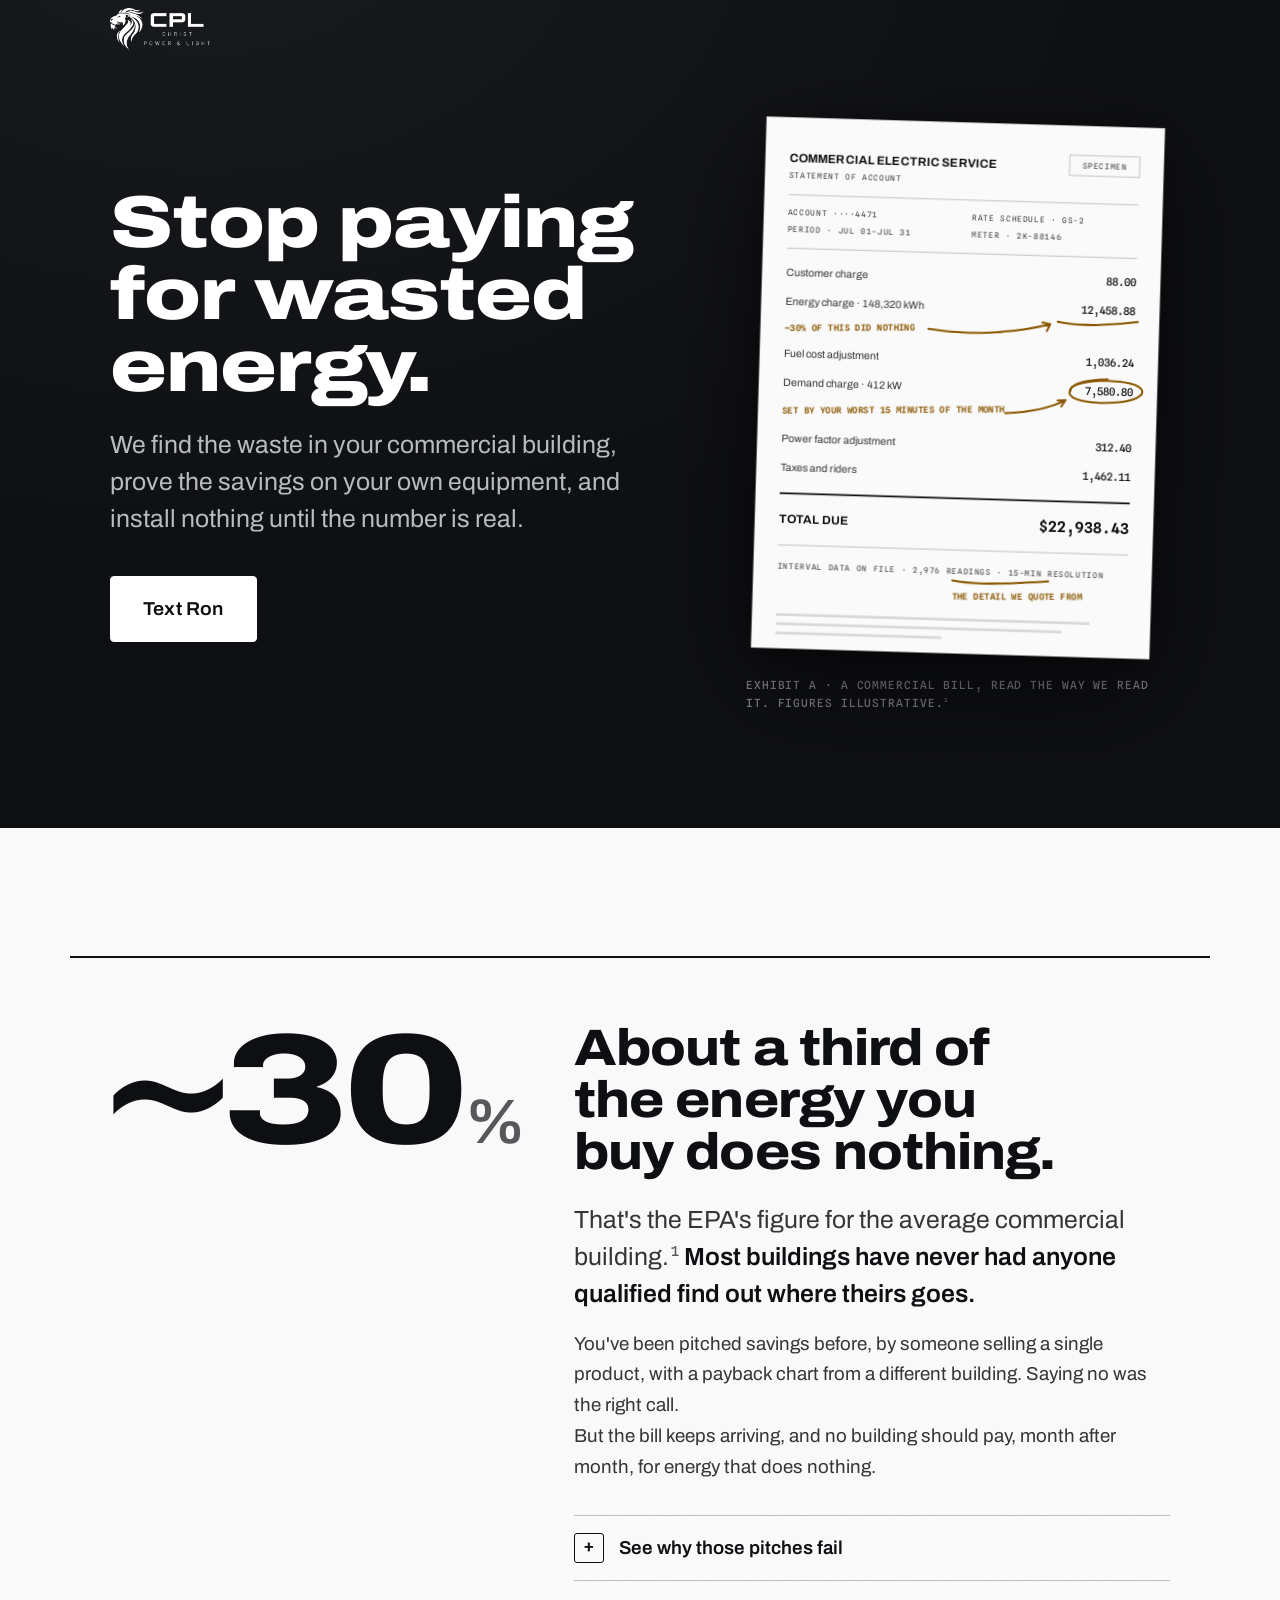
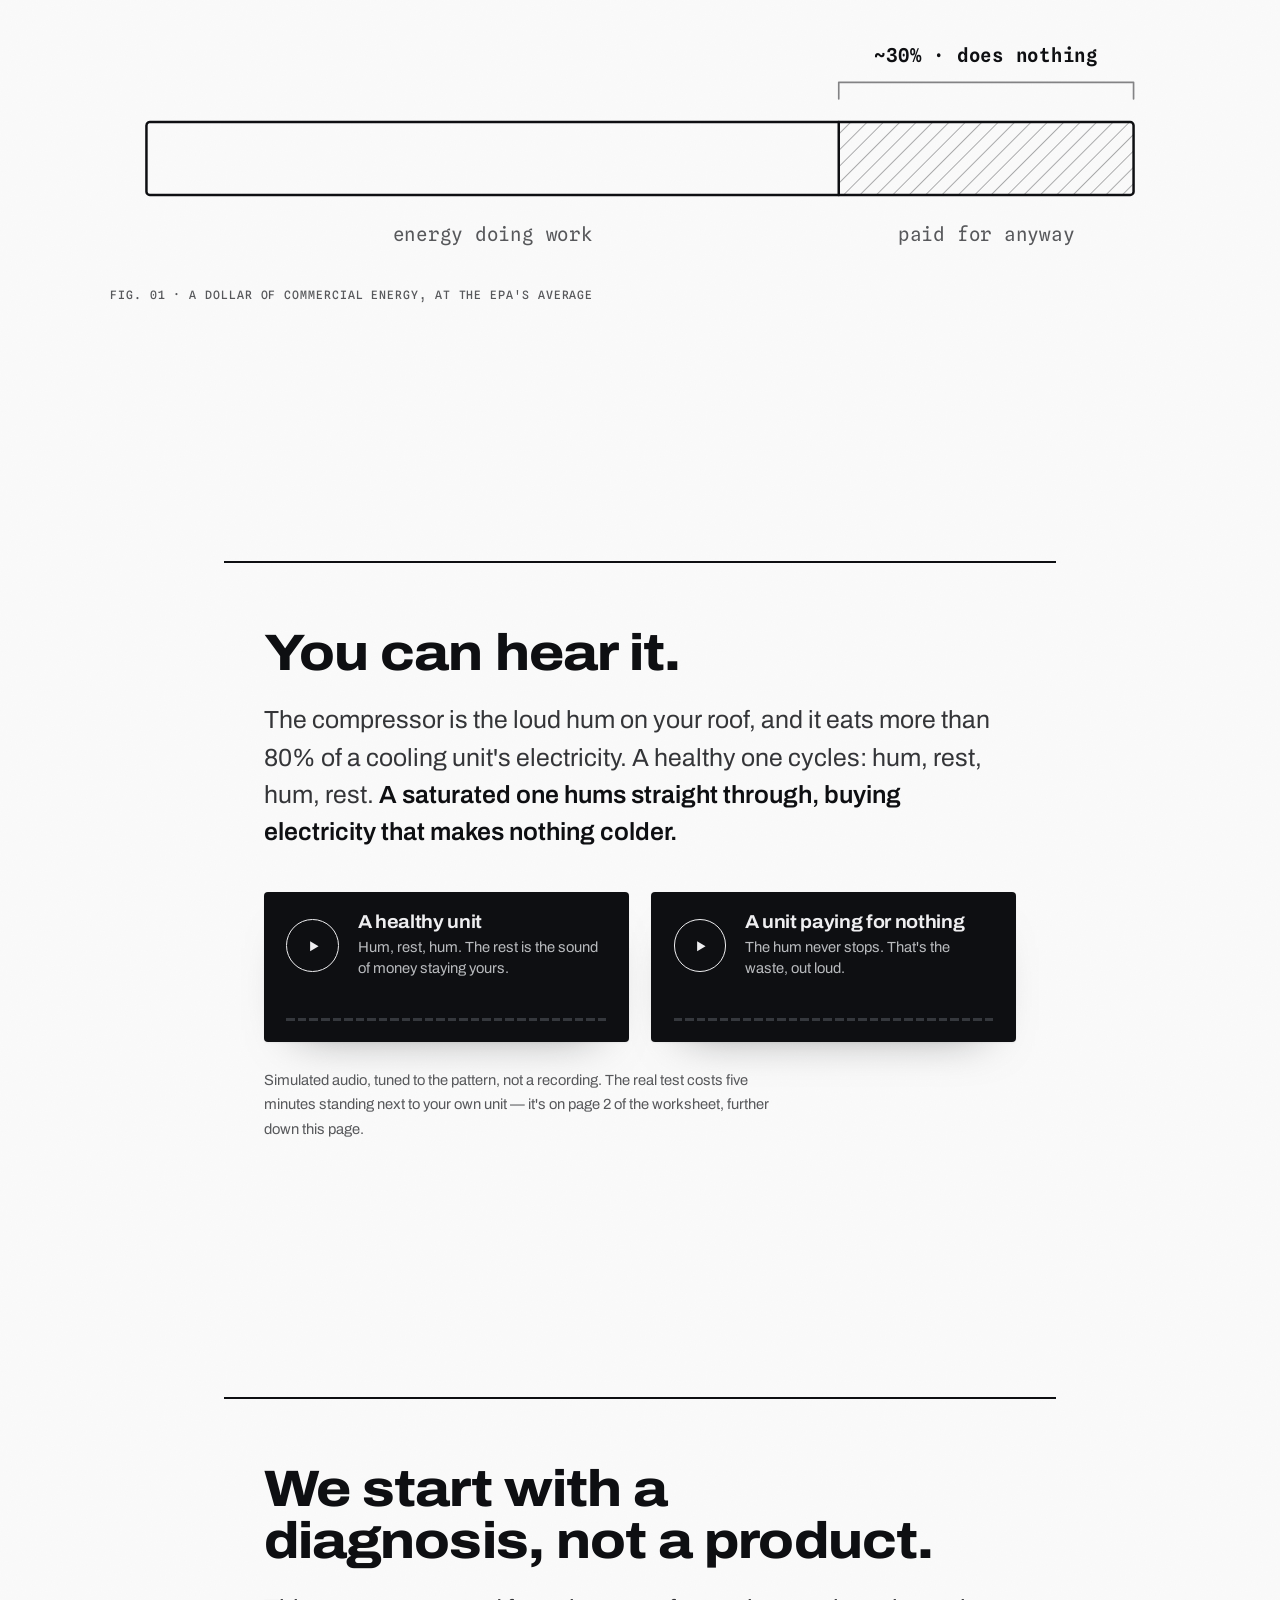
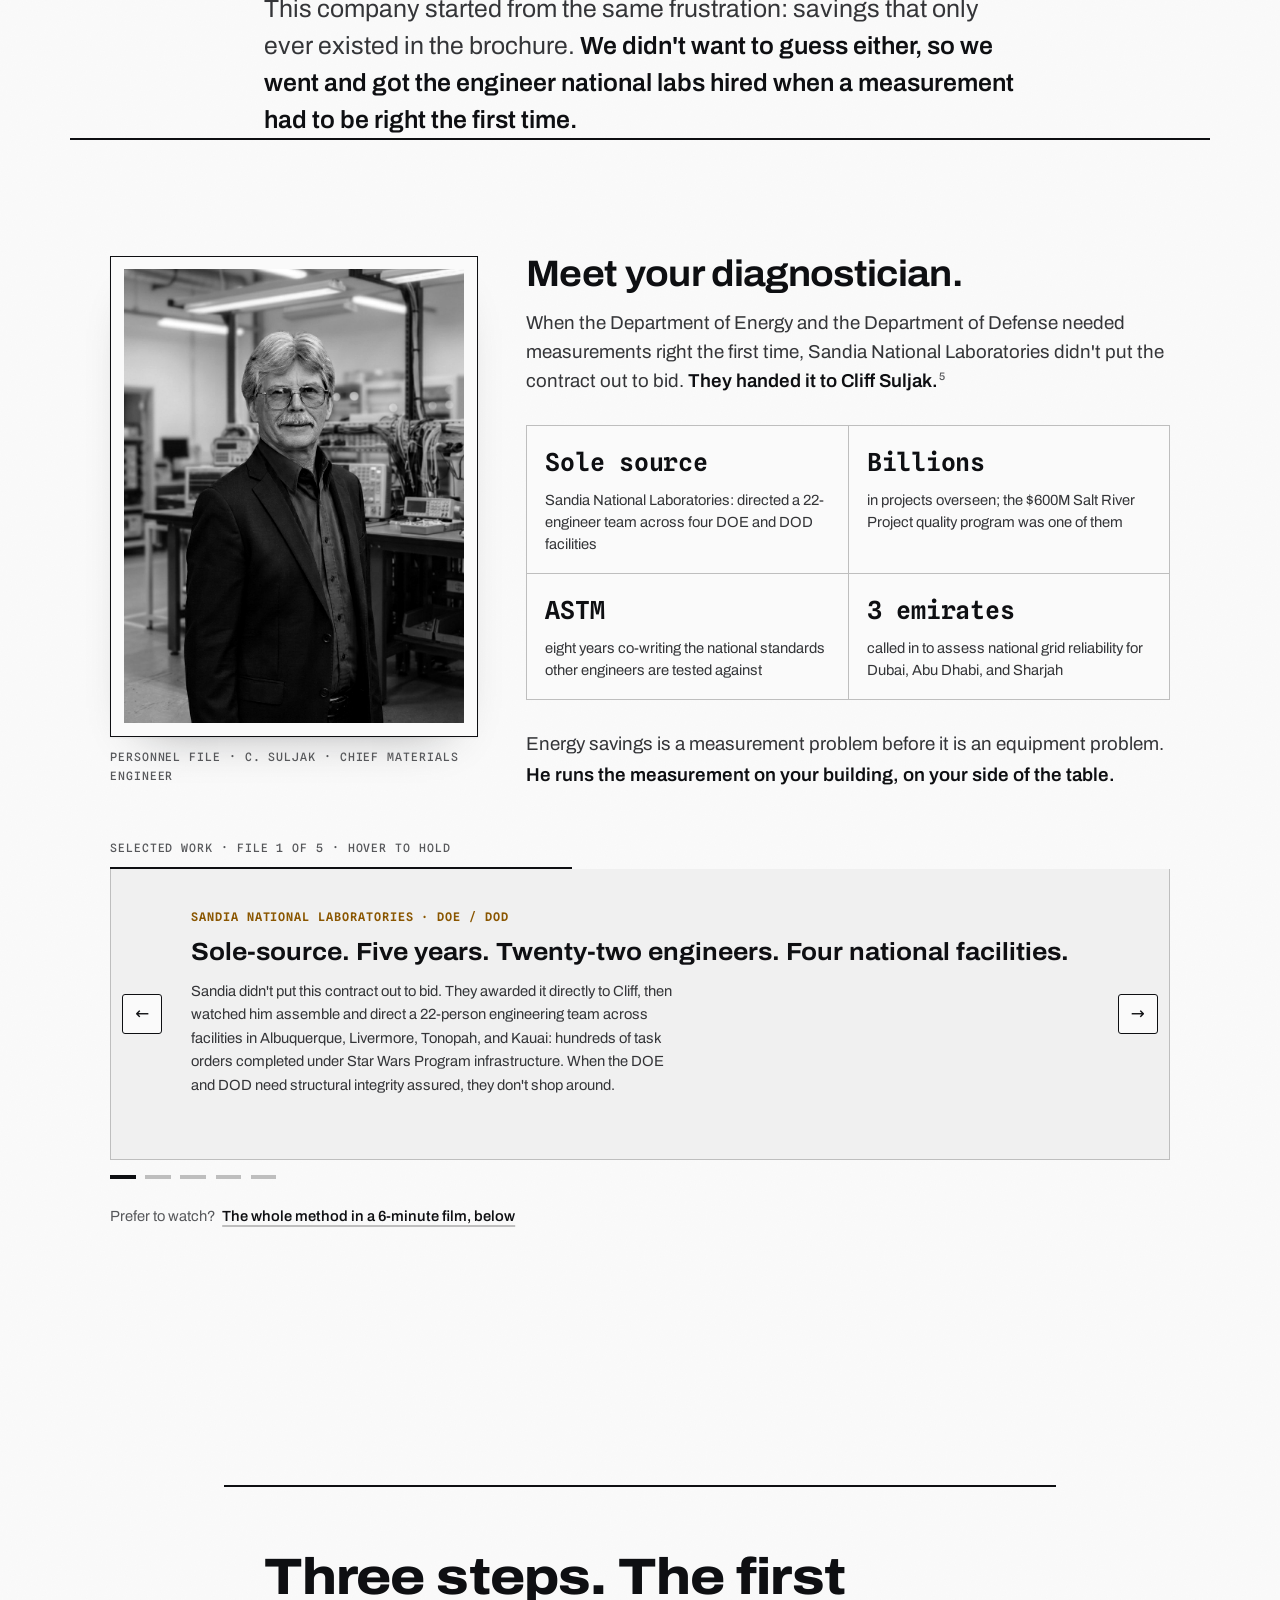
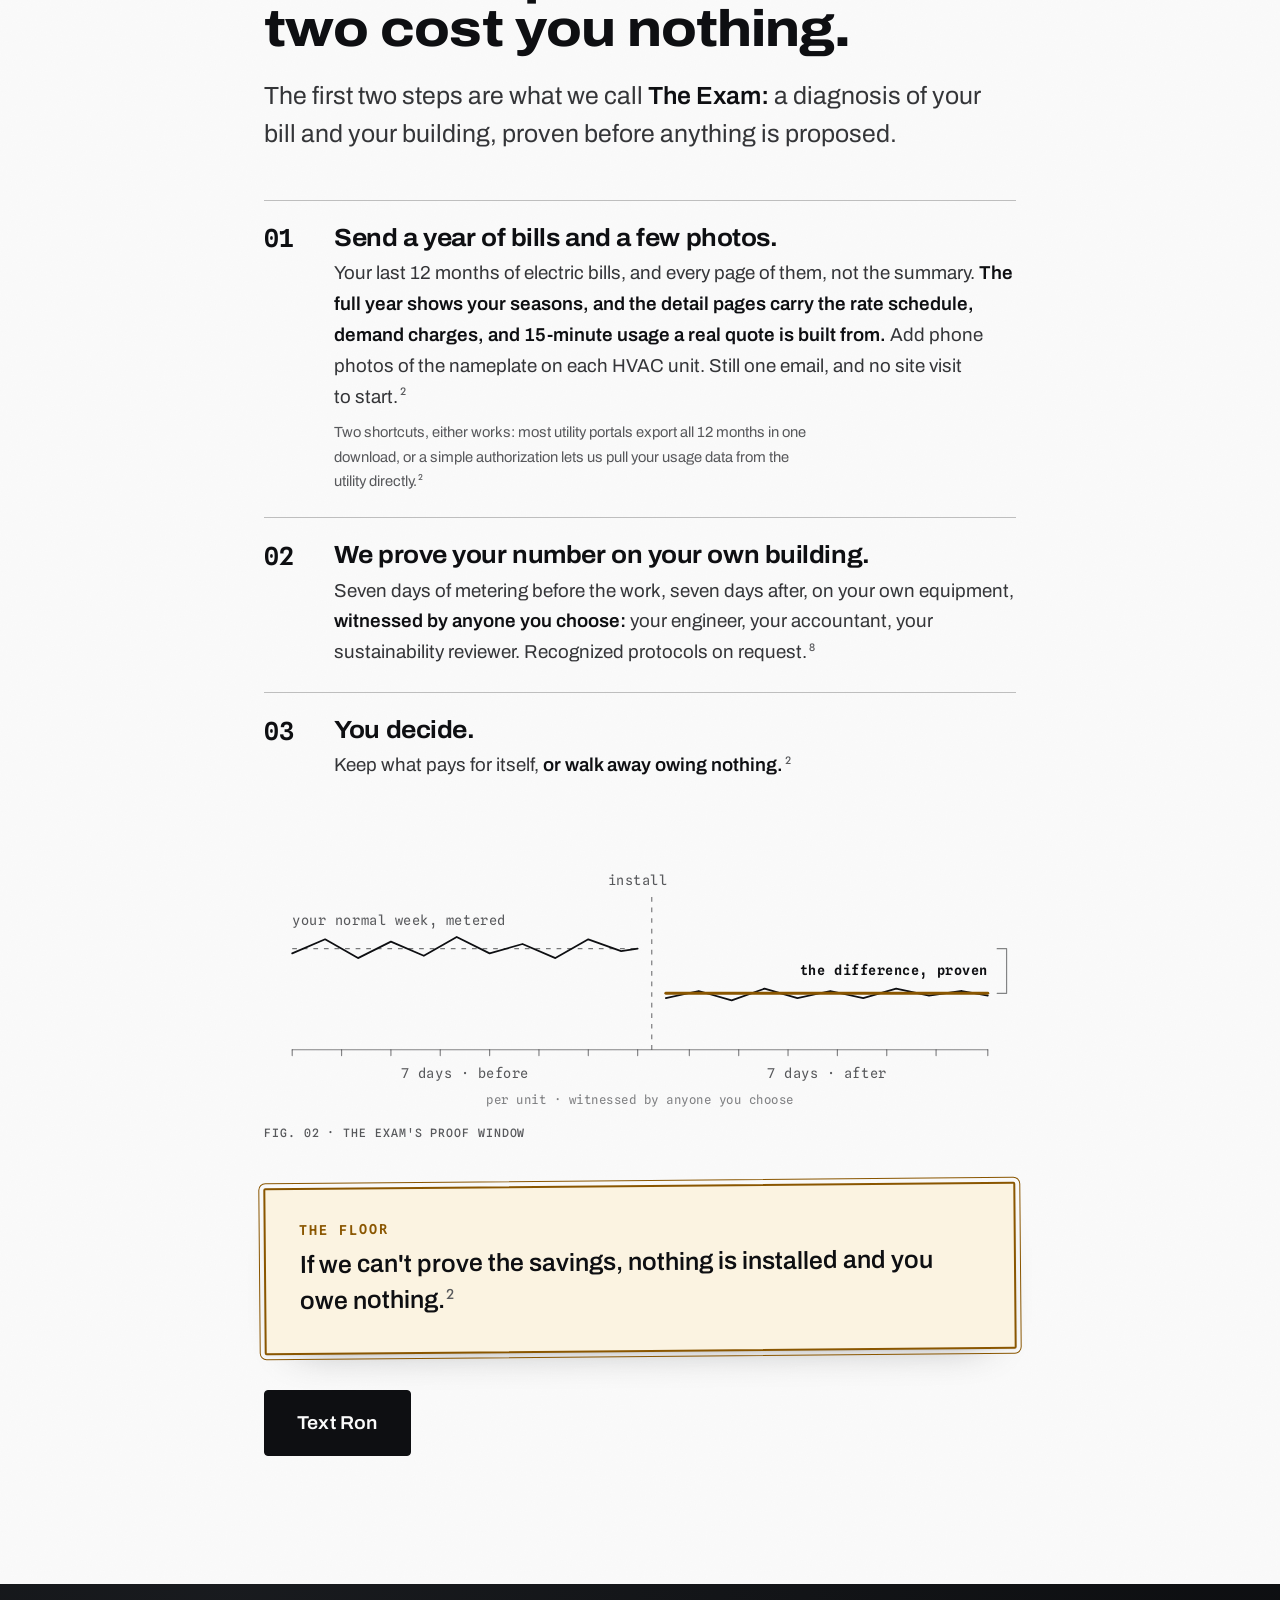
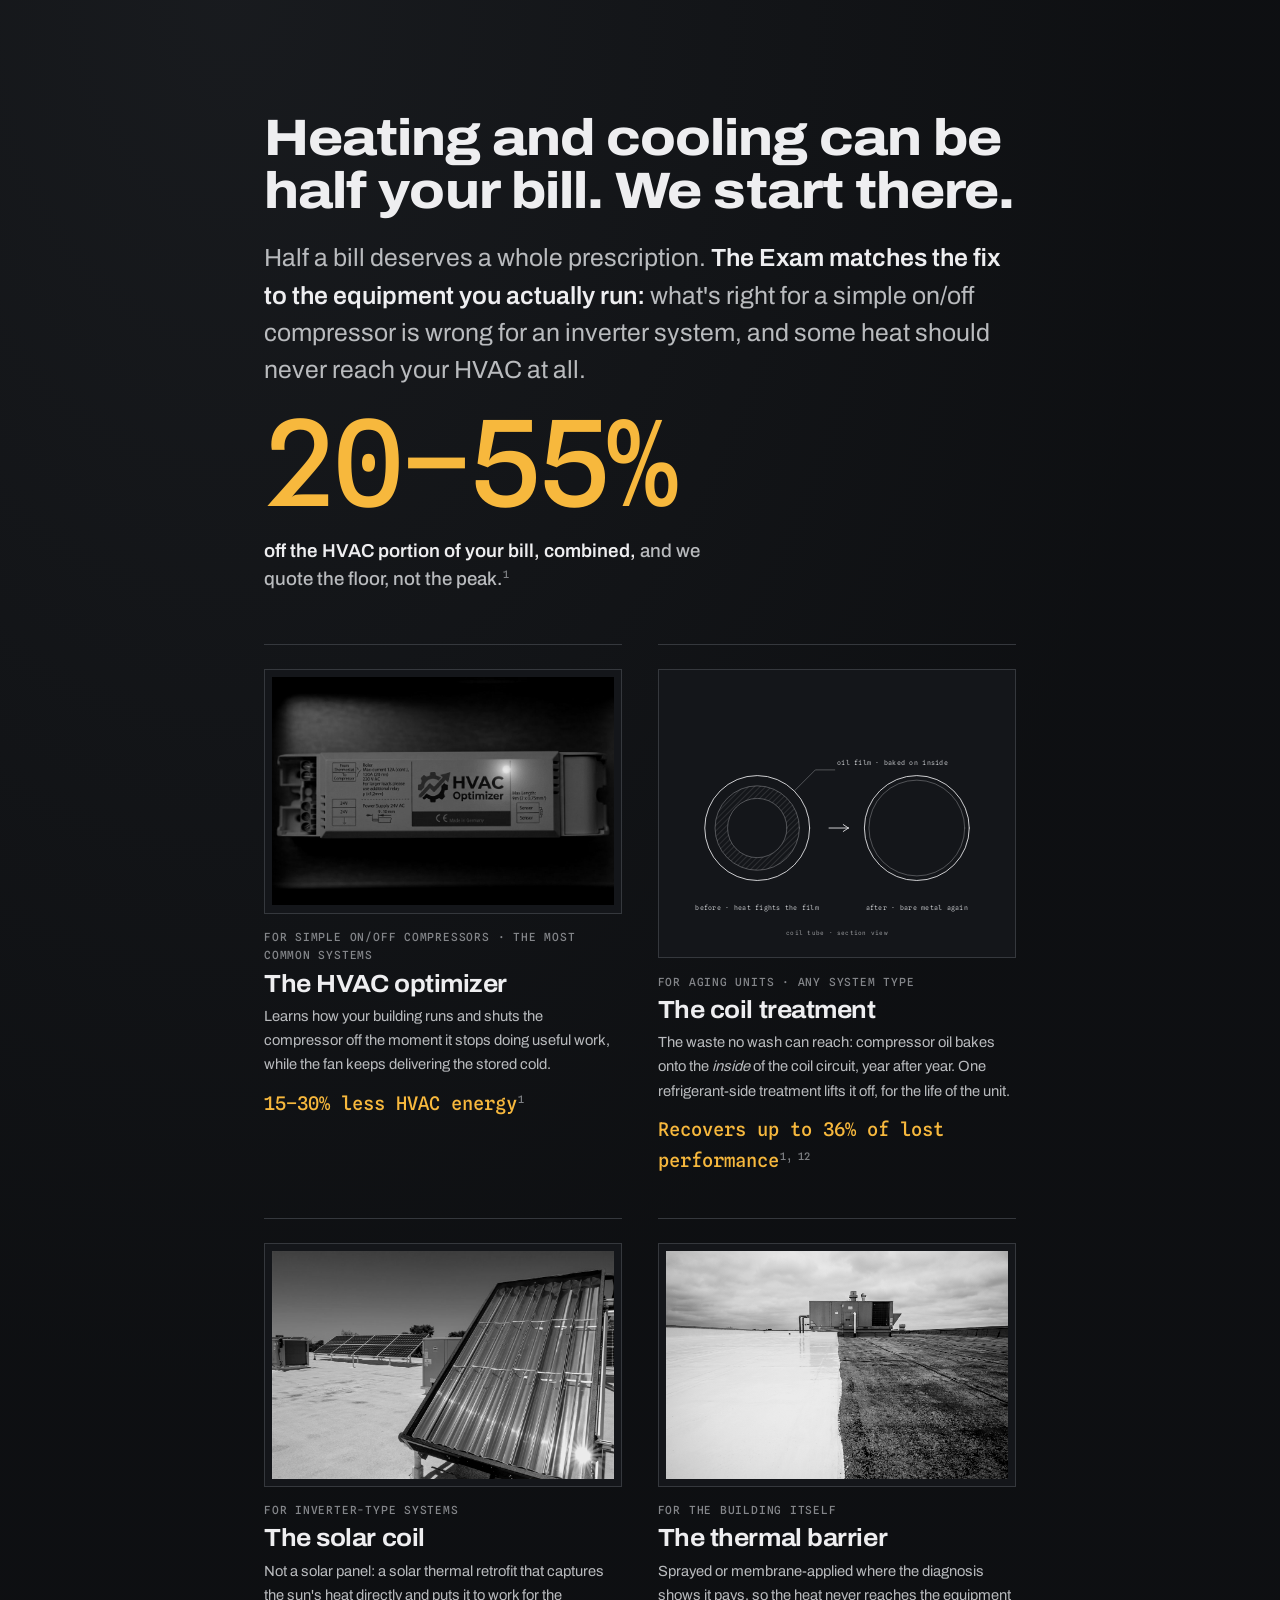
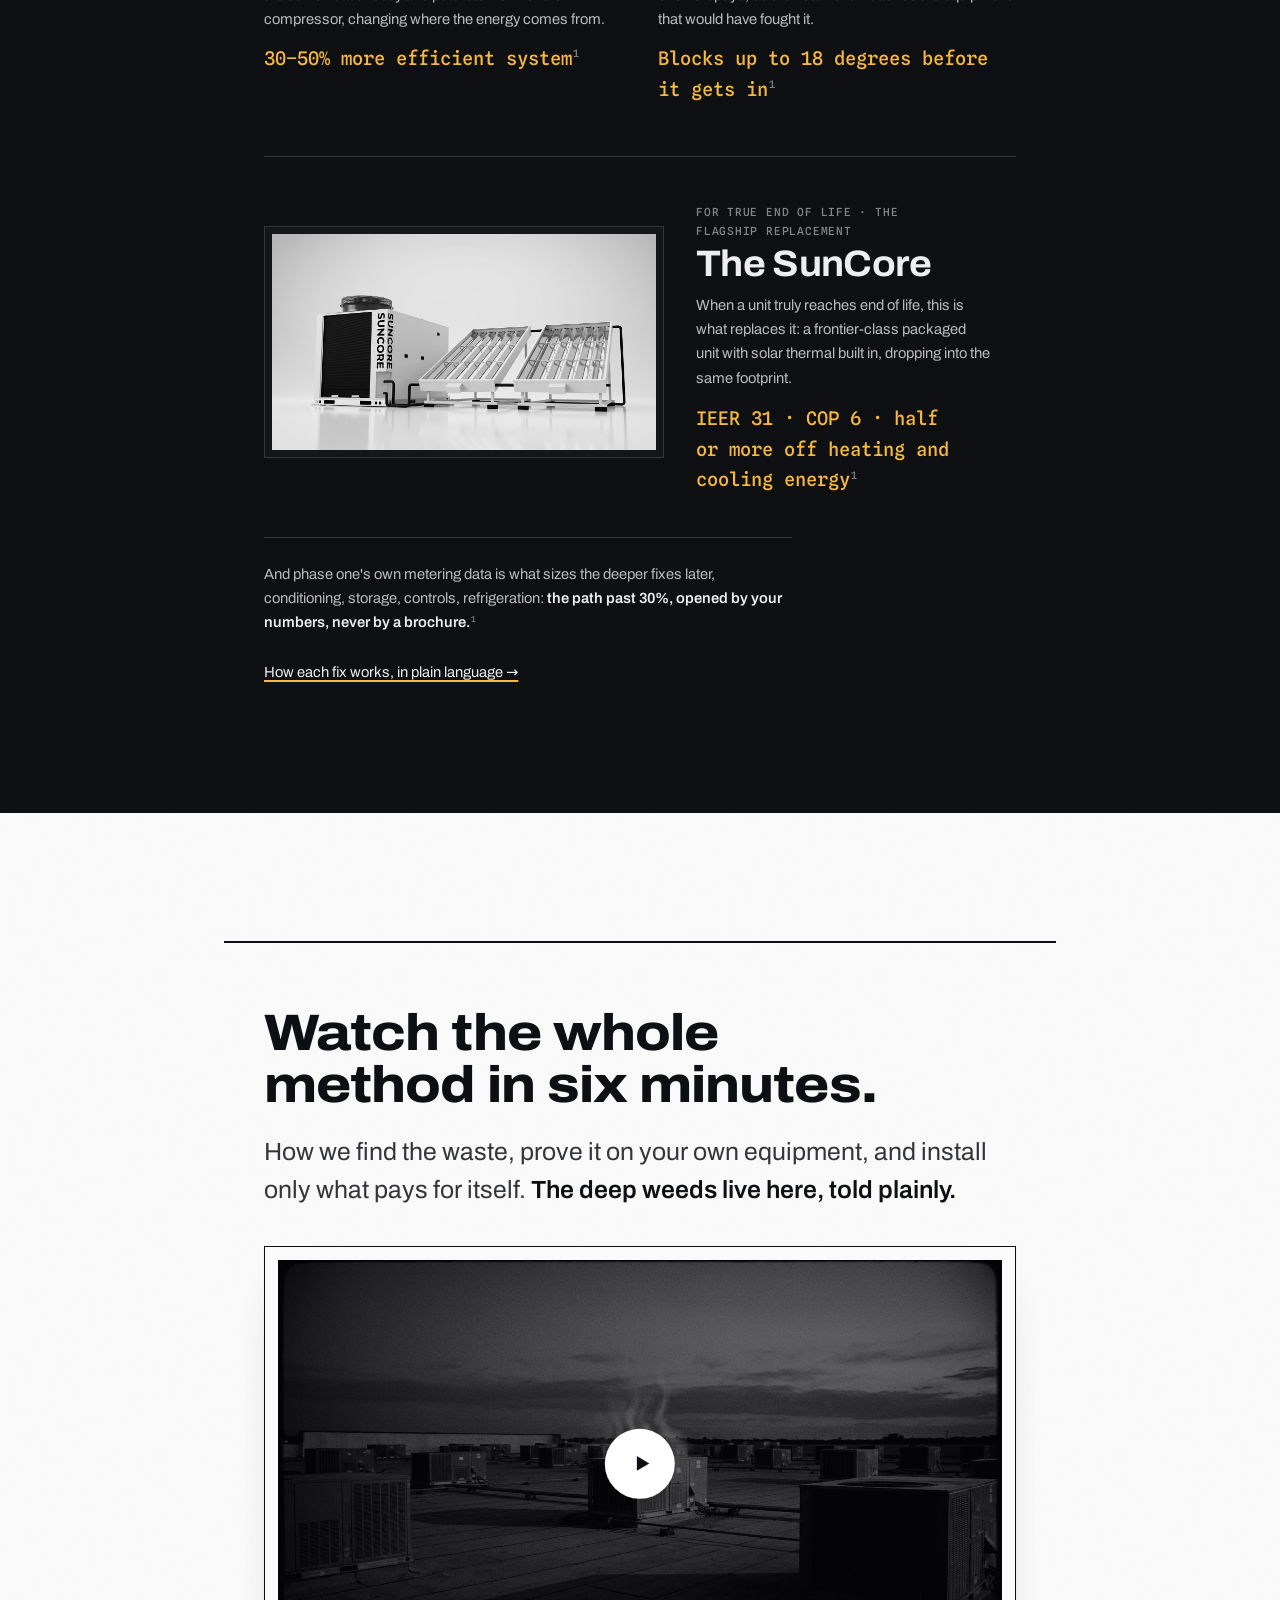
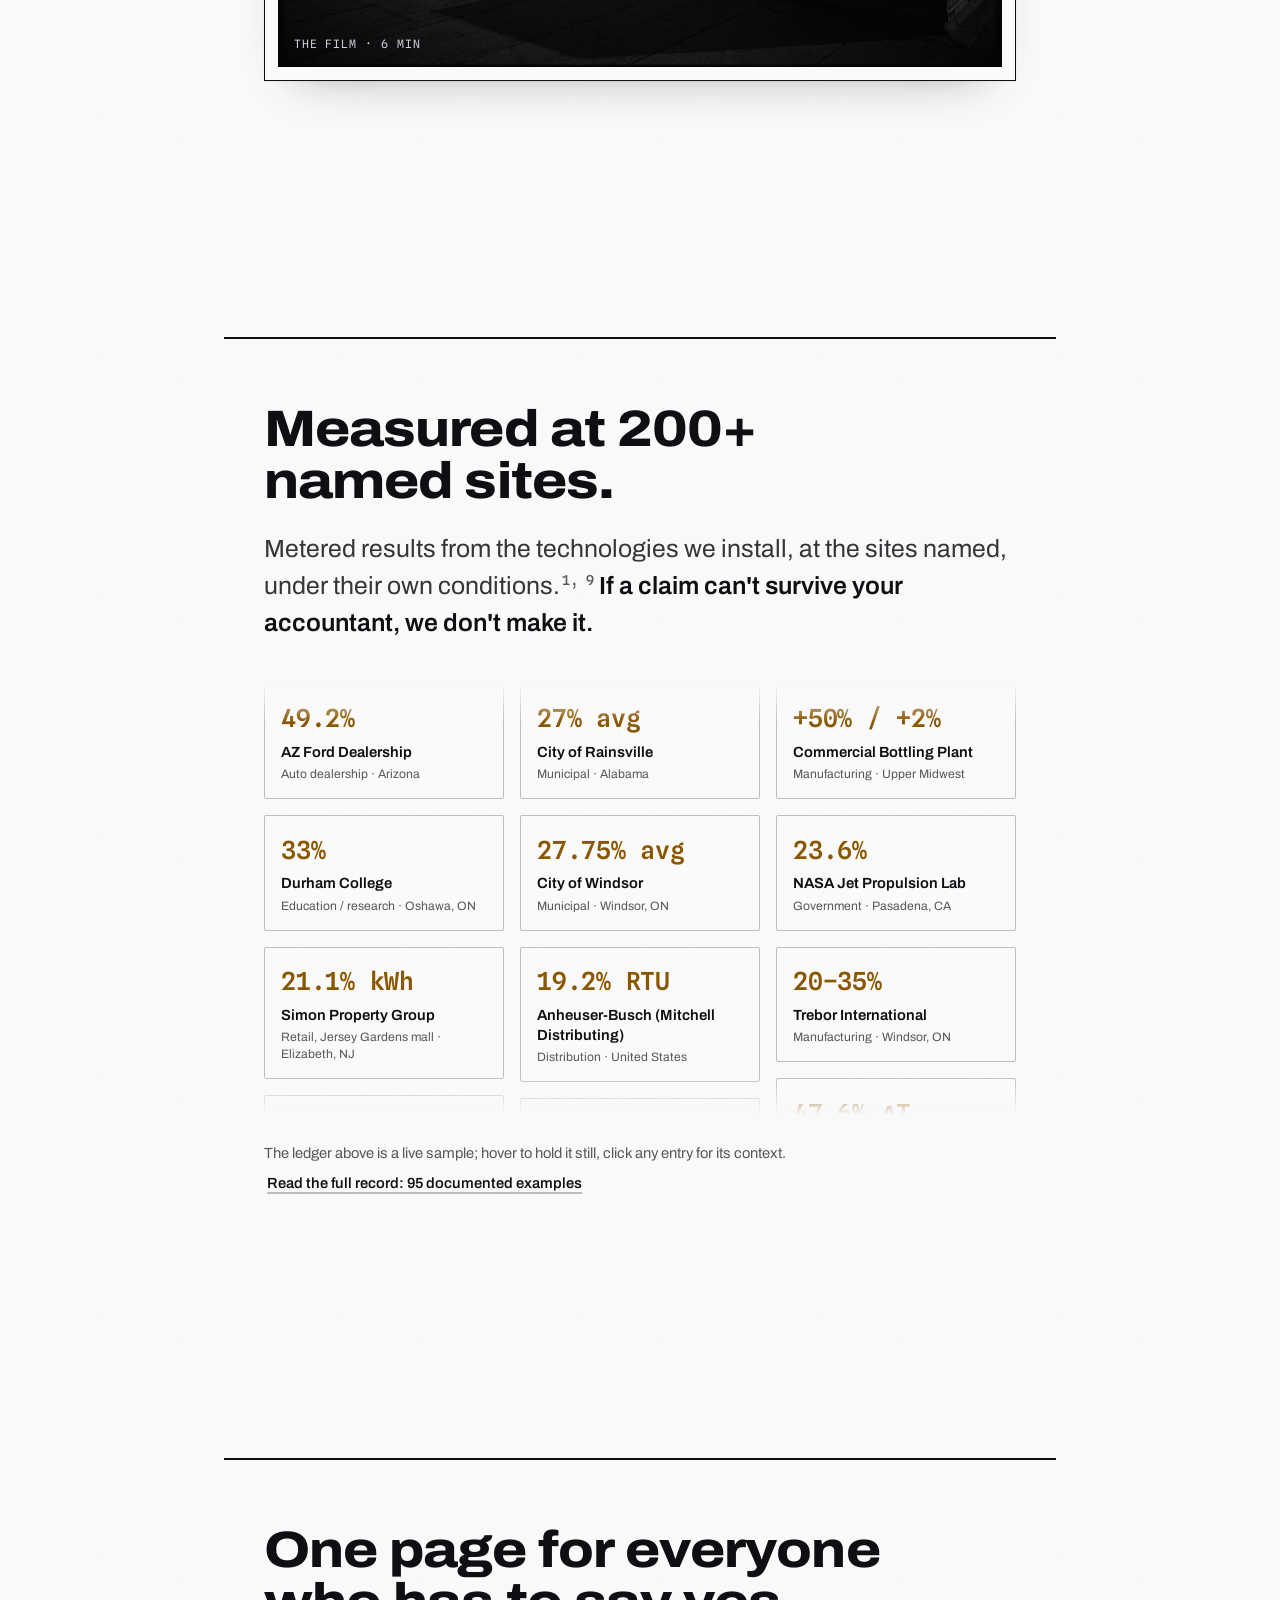
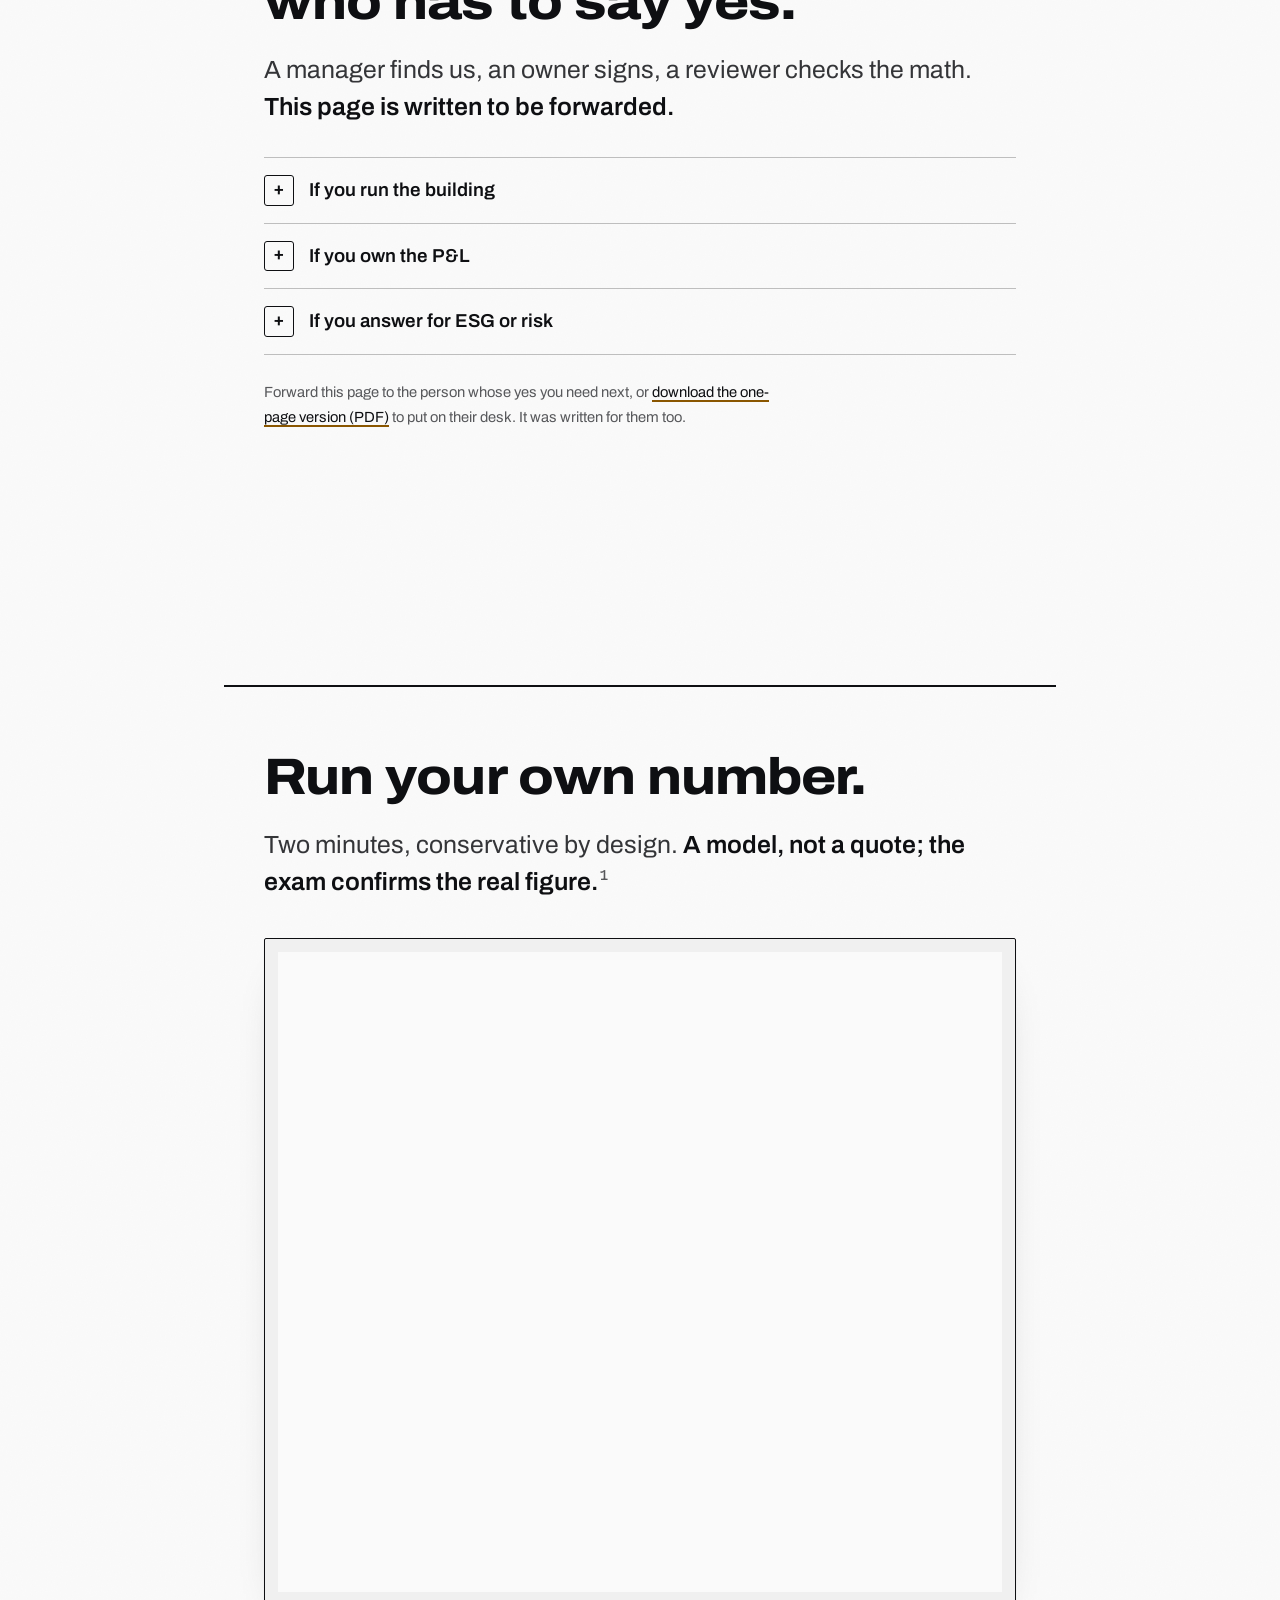
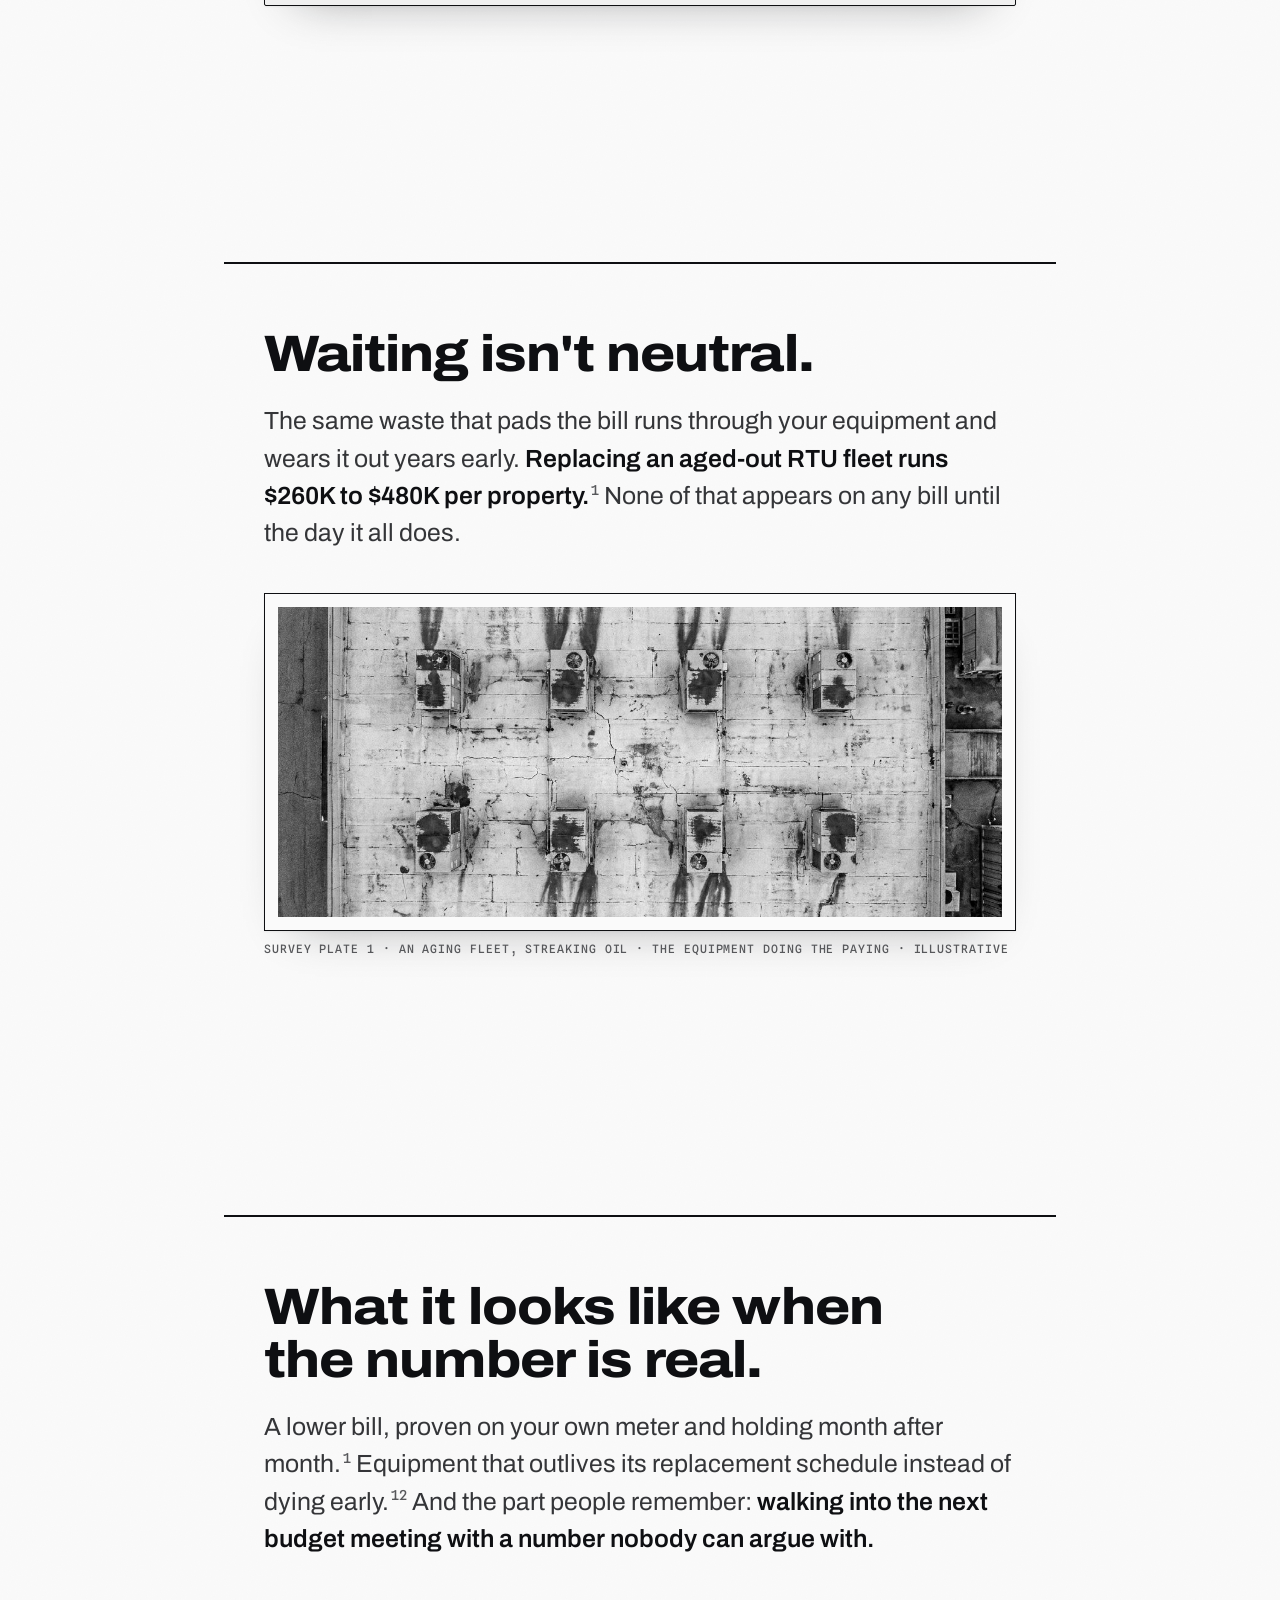
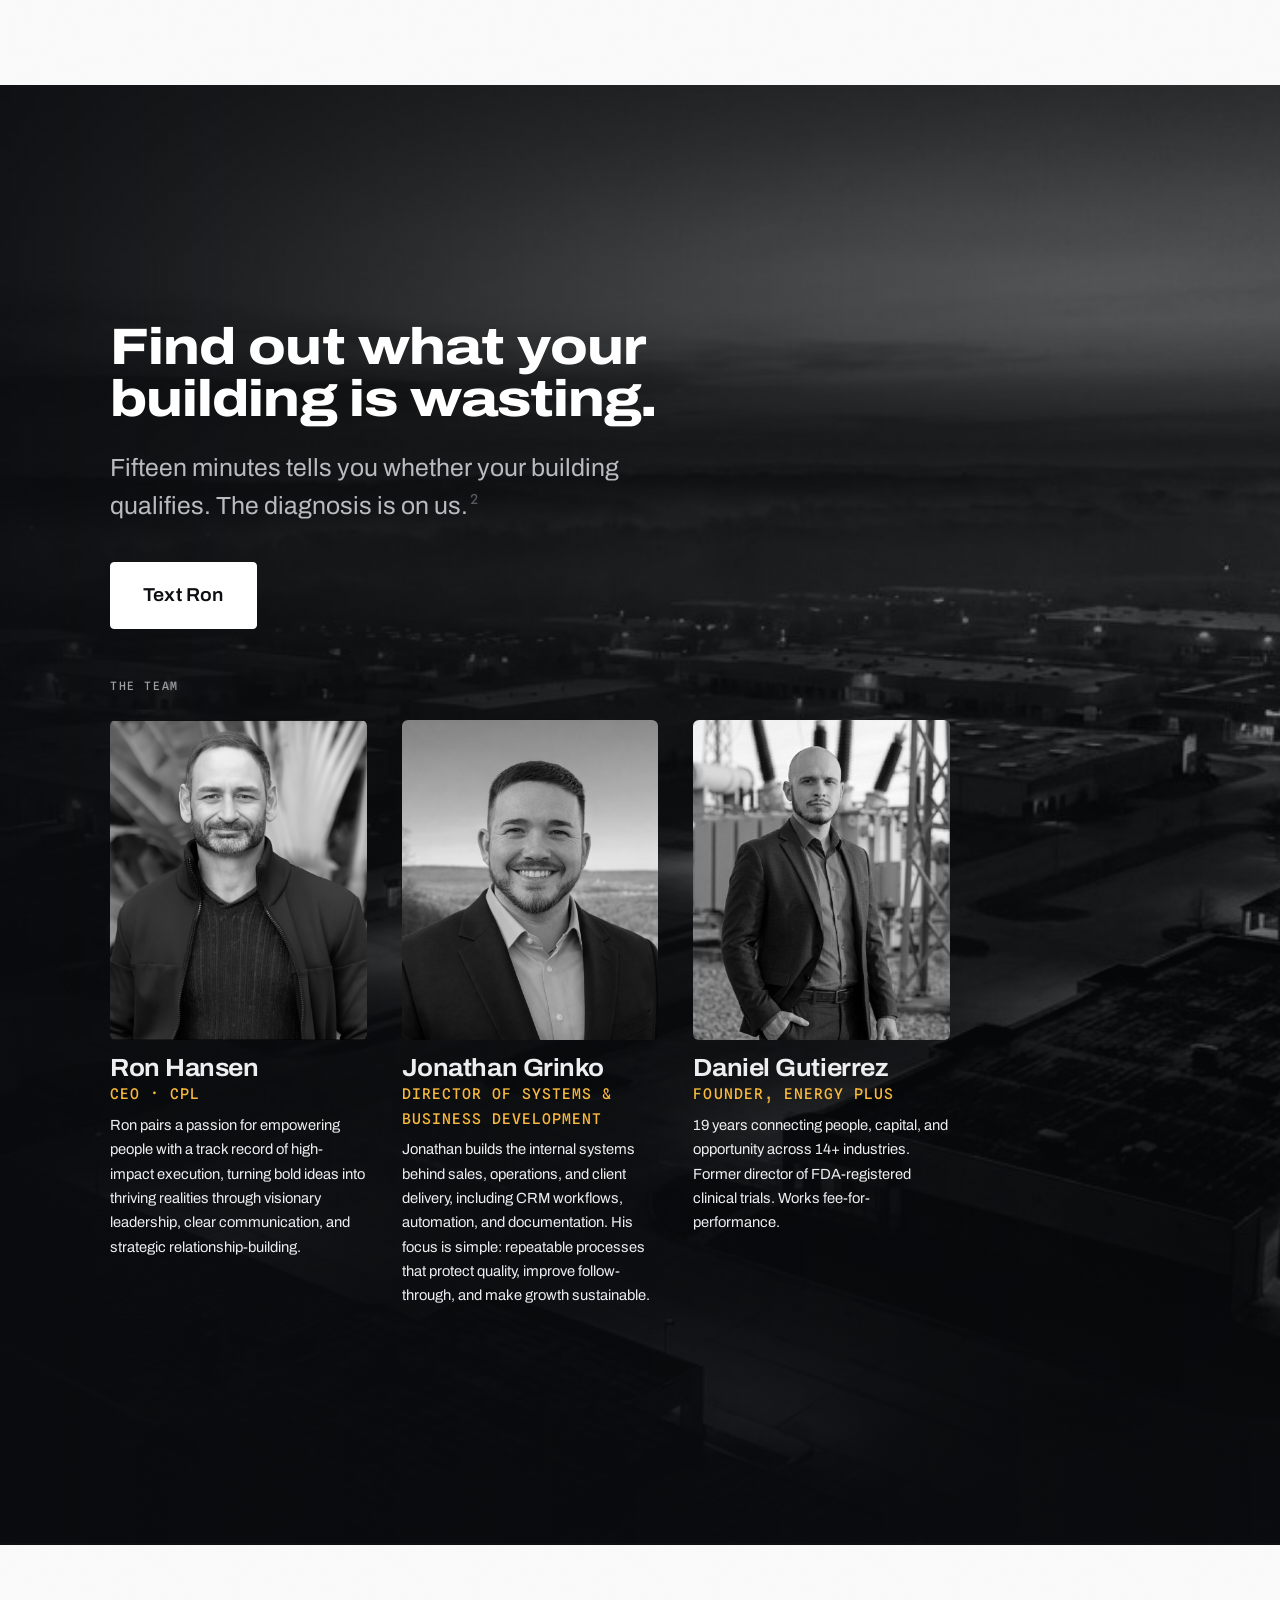
<file: index.html>
<!DOCTYPE html>
<html lang="en">
<head>
<meta charset="UTF-8">
<meta name="viewport" content="width=device-width, initial-scale=1.0">
<meta name="robots" content="noindex, nofollow">
<title>CPL: energy savings proven on your own building</title>
<meta name="description" content="We find the waste in your commercial building, prove the savings on your own equipment, and install nothing until the number is real.">
<meta property="og:title" content="CPL: energy savings proven on your own building">
<meta property="og:description" content="We find the waste in your commercial building, prove the savings on your own equipment, and install nothing until the number is real.">
<meta property="og:type" content="website">
<meta name="color-scheme" content="light">
<meta name="theme-color" content="#fbfbfa">
<link rel="icon" href="assets/img/cpl-logo-ink.png">
<link rel="stylesheet" href="assets/fonts/report-fonts.css">
<link rel="stylesheet" href="assets/site.css">
<style>
/* ---- CPL page-local fixes ---- */

/* the shared header filter was built for the light Energy Plus logo; the CPL
   mark is already dark ink, so show it as-is on the solid header and force it
   white over the dark hero (is-clear) */
.head .head__mark img{ filter:none; }
.head.is-clear .head__mark img{ filter: brightness(0) invert(1); }

/* SMS reveal -> centered popover, portaled to <body> by the CPL script; styled
   self-contained so it reads the same regardless of which section it came from */
.sms.is-open{ position:fixed; left:50%; top:50%; transform:translate(-50%,-50%);
  z-index:90; margin:0; width:min(31rem, calc(100vw - 2rem)); max-width:none;
  background:oklch(0.2 0.008 260 / .99); border:1px solid var(--graphite-rule); border-radius:8px;
  padding:1.15rem 1.2rem 1.1rem; box-shadow:0 24px 70px -18px rgba(0,0,0,.75); color:var(--panel-body); }
.sms.is-open .sms__to, .sms.is-open .sms__hint{ color:oklch(0.66 0.006 260); }
.sms.is-open textarea{ background:var(--graphite); color:var(--panel-body); border:1px solid var(--graphite-rule); }
.sms.is-open .btn.js-sms-send{ background:var(--panel-ink); color:var(--graphite); border-color:var(--panel-ink); }
.sms.is-open .sms__email{ color:var(--panel-body); }
.sms-backdrop{ position:fixed; inset:0; z-index:80; background:oklch(0.12 0.006 260 / .66); backdrop-filter:blur(2px); }
.sms-backdrop[hidden]{ display:none; }
.sms__close{ position:absolute; top:.35rem; right:.45rem; width:1.9rem; height:1.9rem; display:grid; place-items:center;
  border:0; border-radius:50%; cursor:pointer; background:transparent; color:inherit; font-size:1.4rem; line-height:1; opacity:.68; }
.sms__close:hover{ opacity:1; }
@media (prefers-reduced-motion: reduce){ .sms-backdrop{ backdrop-filter:none; } }

.sms__email{ display:inline-block; margin-left:.7rem; color:inherit; opacity:.82; font-size:.82rem; text-decoration:underline; text-underline-offset:2px; }
.sms__email:hover{ opacity:1; }

/* team: always open (no accordion), larger portrait cards on the dark close section.
   4:5 portrait, top-anchored so heads never chop. */
.team-block{ margin-top: clamp(2rem,4vw,3rem); }
.team-block__label{ font-family:var(--font-mono); font-size:.72rem; font-weight:500; letter-spacing:.14em; text-transform:uppercase; color:oklch(0.7 0.006 260); margin:0 0 clamp(1rem,2.2vw,1.5rem); }
.close .team{ display:grid; grid-template-columns:repeat(auto-fit, minmax(190px, 1fr)); gap:clamp(1.4rem,3vw,2.2rem); max-width:840px; }
.close .person{ display:block; }
.close .person img{ width:100%; height:auto; aspect-ratio:4/5; object-fit:cover; object-position:center top; border-radius:6px; margin-bottom:.9rem; }
.close .person h3{ font-size:var(--step-1); color:var(--panel-ink); }
.close .person__role{ color:var(--amber); }

/* scan-to-text-Ron QR shown INSIDE the Text Ron popover on desktop (where the
   sms: Send button can't work); hidden on mobile, where tapping Send does work. */
.sms__qr{ display:none; }
@media (min-width:760px){
  .sms__qr{ display:flex; align-items:center; gap:1rem; margin-top:.9rem; flex-basis:100%; }
  .sms__send, .sms__hint--mobile{ display:none; }
}
.sms__qr img{ width:132px; height:132px; background:#fff; padding:8px; border-radius:8px; flex:none; }
.sms__qr-cap{ margin:0; font-size:.82rem; line-height:1.45; color:var(--panel-body); }
</style>
</head>
<body>
<a href="#main" class="skip-link">Skip to content</a>

<header class="head" id="head">
  <div class="wrap head__in">
    <a class="head__mark" href="#top" aria-label="CPL, home"><img src="assets/img/cpl-logo-ink.png" alt="CPL &middot; Christ Power &amp; Light" width="84" height="36"></a>
    <nav class="head__nav" aria-label="Primary">
      <a href="#plan">The plan</a>
      <a href="#proof">Proof</a>
      <a href="how-it-works.html">How it works</a>
    </nav>
  </div>
</header>

<main id="main">

  <!-- HERO · the exhibit: a bill, read the way we read it -->
  <section class="hero" id="top" aria-labelledby="hero-h">
    <div class="wrap hero__in hero__grid">
      <div class="hero__copy">
        <h1 id="hero-h">Stop paying for wasted energy.</h1>
        <p class="hero__lede">We find the waste in your commercial building, prove the savings on your own equipment, and install nothing until the number is real.</p>
        <div class="cta" data-cta>
          <button type="button" class="btn btn--lg js-sms-toggle" aria-expanded="false">Text Ron</button>
        </div>
        <div class="sms" role="group" aria-label="Text Ron">
          <p class="sms__to">To Ron &middot; (561) 410-4253</p>
          <textarea rows="4" spellcheck="false" aria-label="Message to Ron">Hey Ron, I run a commercial building and I'd like to see what real energy savings could look like at my property, without the sales song and dance. What does it take to qualify?</textarea>
          <div class="sms__foot">
            <span class="sms__hint sms__hint--mobile">Opens in your messages, ready to send.</span>
            <a class="btn btn--sm js-sms-send sms__send" href="#" data-phone="+15614104253">Send message</a> <a class="sms__email" href="mailto:ron@cpl.vision?subject=Energy%20savings%20at%20my%20building&body=Hey%20Ron%2C%20I%20run%20a%20commercial%20building%20and%20I%27d%20like%20to%20see%20what%20real%20energy%20savings%20could%20look%20like%20at%20my%20property%2C%20without%20the%20sales%20song%20and%20dance.%20What%20does%20it%20take%20to%20qualify%3F">Email Ron instead</a>
            <div class="sms__qr"><img src="assets/img/qr-text-ron.svg" alt="Scan to text Ron" width="150" height="150"><p class="sms__qr-cap">On a computer? Scan this with your phone &mdash; Ron&rsquo;s number and message fill in automatically.</p></div>
          </div>
        </div>
      </div>
      <figure class="bill">
        <svg viewBox="0 0 460 592" role="img" aria-labelledby="bill-t">
          <title id="bill-t">A typical commercial electric bill, marked up the way we read it: the demand charge is set by your worst 15 minutes of the month, roughly 30% of the energy charge did nothing, and the 15-minute interval detail is what a real quote is built from.</title>
          <rect class="paper" x="14" y="8" width="432" height="576"/>
          <text class="bt" x="40" y="56">COMMERCIAL ELECTRIC SERVICE</text>
          <text class="meta" x="40" y="74">STATEMENT OF ACCOUNT</text>
          <rect class="tag" x="344" y="40" width="76" height="22"/>
          <text class="meta" x="382" y="54.5" text-anchor="middle">SPECIMEN</text>
          <line class="rule" x1="40" y1="92" x2="420" y2="92"/>
          <text class="meta" x="40" y="114">ACCOUNT &middot;&middot;&middot;&middot;4471</text>
          <text class="meta" x="240" y="114">RATE SCHEDULE &middot; GS-2</text>
          <text class="meta" x="40" y="132">PERIOD &middot; JUL 01&ndash;JUL 31</text>
          <text class="meta" x="240" y="132">METER &middot; 2K-88146</text>
          <line class="rule" x1="40" y1="150" x2="420" y2="150"/>
          <text class="row" x="40" y="180">Customer charge</text>
          <text class="amt" x="420" y="180" text-anchor="end">88.00</text>
          <text class="row" x="40" y="212">Energy charge &middot; 148,320 kWh</text>
          <text class="amt" x="420" y="212" text-anchor="end">12,458.88</text>
          <text class="row" x="40" y="268">Fuel cost adjustment</text>
          <text class="amt" x="420" y="268" text-anchor="end">1,036.24</text>
          <text class="row" x="40" y="300">Demand charge &middot; 412 kW</text>
          <text class="amt" x="420" y="300" text-anchor="end">7,580.80</text>
          <text class="row" x="40" y="360">Power factor adjustment</text>
          <text class="amt" x="420" y="360" text-anchor="end">312.40</text>
          <text class="row" x="40" y="392">Taxes and riders</text>
          <text class="amt" x="420" y="392" text-anchor="end">1,462.11</text>
          <line class="rule rule--ink" x1="40" y1="416" x2="420" y2="416"/>
          <text class="bt" x="40" y="448">TOTAL DUE</text>
          <text class="amt amt--total" x="420" y="449" text-anchor="end">$22,938.43</text>
          <line class="rule" x1="40" y1="472" x2="420" y2="472"/>
          <text class="meta" x="40" y="498">INTERVAL DATA ON FILE &middot; 2,976 READINGS &middot; 15-MIN RESOLUTION</text>
          <rect class="fine" x="40" y="546" width="340" height="3"/>
          <rect class="fine" x="40" y="556" width="310" height="3"/>
          <rect class="fine" x="40" y="566" width="180" height="3"/>
          <!-- the pen · mark 1: the energy charge -->
          <path class="mk" pathLength="1" style="--d:0" d="M336 221 C 358 226, 398 223, 423 219"/>
          <path class="mk" pathLength="1" style="--d:0" d="M196 233 C 248 240, 296 233, 328 224 M328 224 l -8.5 -1.5 M328 224 l -3.5 7.5"/>
          <text class="mk-t" x="40" y="240" style="--d:0" transform="rotate(-2 40 240)">~30% OF THIS DID NOTHING</text>
          <!-- mark 2: the demand charge -->
          <path class="mk" pathLength="1" style="--d:1" d="M352 296 C 350 281, 428 279, 430 294 C 432 310, 353 313, 351 298 C 350 287, 370 283, 392 282"/>
          <path class="mk" pathLength="1" style="--d:1" d="M282 322 C 310 320, 332 314, 347 306 M347 306 l -8.5 0.5 M347 306 l -4.5 7"/>
          <text class="mk-t" x="40" y="330" style="--d:1" transform="rotate(-2 40 330)">SET BY YOUR WORST 15 MINUTES OF THE MONTH</text>
          <!-- mark 3: the interval detail -->
          <path class="mk" pathLength="1" style="--d:2" d="M230 505 C 258 510, 300 506, 334 503"/>
          <text class="mk-t" x="230" y="526" style="--d:2" transform="rotate(-1.5 230 526)">THE DETAIL WE QUOTE FROM</text>
        </svg>
        <figcaption class="bill__cap">Exhibit A &middot; a commercial bill, read the way we read it. Figures illustrative.<sup class="fn"><a href="#notes" aria-label="See note 1">1</a></sup></figcaption>
      </figure>
    </div>
  </section>

  <!-- BEAT 1 · THE PROBLEM -->
  <section class="beat" id="problem" aria-labelledby="problem-h">
    <div class="wrap beat__grid">
      <p class="monument" aria-hidden="true">~30<span class="monument__unit">%</span></p>
      <div class="beat__copy">
        <h2 id="problem-h">About a third of the energy you buy does nothing.</h2>
        <p class="lead">That's the EPA's figure for the average commercial building.<sup class="fn"><a href="#notes" aria-label="See note 1">1</a></sup> <strong>Most buildings have never had anyone qualified find out where theirs goes.</strong></p>
        <p>You've been pitched savings before, by someone selling a single product, with a payback chart from a different building. Saying no was the right call.</p>
        <p>But the bill keeps arriving, and no building should pay, month after month, for energy that does nothing.</p>
        <details class="gate">
          <summary><span class="plus" aria-hidden="true">+</span>See why those pitches fail</summary>
          <div class="gate__body">
            <p>Most energy vendors carry one product, so every building gets the same answer. The case study they show you is a different building's prescription. Nobody in that model is paid to measure your building first, so the waste survives the upgrade.</p>
            <p>That is the entire difference here: the measurement comes first, and the fix is chosen to match what it finds, from more than four dozen technologies.</p>
          </div>
        </details>
      </div>
    </div>
    <div class="wrap">
      <figure class="fig" aria-label="Diagram: of the energy an average commercial building buys, roughly a third does no work">
        <svg viewBox="0 0 640 150" role="img" aria-hidden="true">
          <defs>
            <pattern id="hatch-waste" width="7" height="7" patternTransform="rotate(45)" patternUnits="userSpaceOnUse">
              <line x1="0" y1="0" x2="0" y2="7" stroke="currentColor" stroke-width="1"/>
            </pattern>
          </defs>
          <rect class="fade" style="--o:0.4" x="440" y="58" width="178" height="44" fill="url(#hatch-waste)"/>
          <rect class="d" pathLength="1" x="22" y="58" width="596" height="44" rx="2" style="--d:0"/>
          <line class="d" pathLength="1" x1="440" y1="58" x2="440" y2="102" style="--d:1"/>
          <path class="d soft" pathLength="1" d="M440 44 L440 34 L618 34 L618 44" style="--d:2"/>
          <text class="lbl lbl--ink" x="529" y="22" text-anchor="middle">~30% · does nothing</text>
          <text class="lbl" x="231" y="130" text-anchor="middle">energy doing work</text>
          <text class="lbl" x="529" y="130" text-anchor="middle">paid for anyway</text>
        </svg>
        <figcaption>Fig. 01 &middot; A dollar of commercial energy, at the EPA's average</figcaption>
      </figure>
    </div>
  </section>

  <!-- THE LISTEN TEST · the waste, out loud -->
  <section class="beat beat--rule" id="listen" aria-labelledby="listen-h">
    <div class="wrap beat__narrow">
      <h2 id="listen-h">You can hear it.</h2>
      <p class="lead">The compressor is the loud hum on your roof, and it eats more than 80% of a cooling unit's electricity. A healthy one cycles: hum, rest, hum, rest. <strong>A saturated one hums straight through, buying electricity that makes nothing colder.</strong></p>
      <div class="listen">
        <div class="listen__card" data-card="healthy">
          <button type="button" class="listen__btn" data-listen="healthy" aria-pressed="false" aria-label="Play the sound of a healthy unit">
            <svg class="i-play" viewBox="0 0 24 24" fill="currentColor" aria-hidden="true"><path d="M8 5.5v13l11-6.5z"/></svg>
            <svg class="i-stop" viewBox="0 0 24 24" fill="currentColor" aria-hidden="true"><rect x="6.5" y="6.5" width="11" height="11" rx="1"/></svg>
          </button>
          <div class="listen__info">
            <h3>A healthy unit</h3>
            <p>Hum, rest, hum. The rest is the sound of money staying yours.</p>
          </div>
          <div class="listen__meter" aria-hidden="true"></div>
        </div>
        <div class="listen__card" data-card="wasteful">
          <button type="button" class="listen__btn" data-listen="wasteful" aria-pressed="false" aria-label="Play the sound of a unit that never rests">
            <svg class="i-play" viewBox="0 0 24 24" fill="currentColor" aria-hidden="true"><path d="M8 5.5v13l11-6.5z"/></svg>
            <svg class="i-stop" viewBox="0 0 24 24" fill="currentColor" aria-hidden="true"><rect x="6.5" y="6.5" width="11" height="11" rx="1"/></svg>
          </button>
          <div class="listen__info">
            <h3>A unit paying for nothing</h3>
            <p>The hum never stops. That's the waste, out loud.</p>
          </div>
          <div class="listen__meter" aria-hidden="true"></div>
        </div>
      </div>
      <p class="quiet">Simulated audio, tuned to the pattern, not a recording. The real test costs five minutes standing next to your own unit &mdash; it's on page 2 of the worksheet, further down this page.</p>
    </div>
  </section>

  <!-- BEAT 2 · THE GUIDE · the diagnostician's dossier -->
  <section class="beat beat--rule" id="guide" aria-labelledby="guide-h">
    <div class="wrap beat__narrow">
      <h2 id="guide-h">We start with a diagnosis, not a product.</h2>
      <p class="lead">This company started from the same frustration: savings that only ever existed in the brochure. <strong>We didn't want to guess either, so we went and got the engineer national labs hired when a measurement had to be right the first time.</strong></p>
    </div>
    <div class="wrap">
      <div class="dossier">
        <figure class="dossier__photo">
          <div class="plate__frame plate__frame--portrait"><img src="assets/img/cliff-lab.jpg" alt="Cliff Suljak, Chief Materials Engineer, standing in a materials testing laboratory" loading="lazy"></div>
          <figcaption class="dossier__cap">Personnel file &middot; C. Suljak &middot; Chief Materials Engineer</figcaption>
        </figure>
        <div class="dossier__body">
          <h3 class="dossier__title">Meet your diagnostician.</h3>
          <p class="dossier__lede">When the Department of Energy and the Department of Defense needed measurements right the first time, Sandia National Laboratories didn't put the contract out to bid. <strong>They handed it to Cliff Suljak.</strong><sup class="fn"><a href="#notes" aria-label="See note 5">5</a></sup></p>
          <ul class="creds" aria-label="Career credentials">
            <li><span class="creds__fig">Sole source</span><span class="creds__desc">Sandia National Laboratories: directed a 22-engineer team across four DOE and DOD facilities</span></li>
            <li><span class="creds__fig">Billions</span><span class="creds__desc">in projects overseen; the $600M Salt River Project quality program was one of them</span></li>
            <li><span class="creds__fig">ASTM</span><span class="creds__desc">eight years co-writing the national standards other engineers are tested against</span></li>
            <li><span class="creds__fig">3 emirates</span><span class="creds__desc">called in to assess national grid reliability for Dubai, Abu Dhabi, and Sharjah</span></li>
          </ul>
          <p class="dossier__why">Energy savings is a measurement problem before it is an equipment problem. <strong>He runs the measurement on your building, on your side of the table.</strong></p>
        </div>
      </div>
      <div class="workfile" data-workfile>
        <p class="workfile__label">Selected work &middot; file <span data-wf-n>1</span> of 5 &middot; hover to hold</p>
        <div class="workfile__view">
          <div class="workfile__track" data-wf-track>
            <article class="workfile__card">
              <p class="workfile__tag">Sandia National Laboratories &middot; DOE / DOD</p>
              <h4>Sole-source. Five years. Twenty-two engineers. Four national facilities.</h4>
              <p>Sandia didn't put this contract out to bid. They awarded it directly to Cliff, then watched him assemble and direct a 22-person engineering team across facilities in Albuquerque, Livermore, Tonopah, and Kauai: hundreds of task orders completed under Star Wars Program infrastructure. When the DOE and DOD need structural integrity assured, they don't shop around.</p>
            </article>
            <article class="workfile__card">
              <p class="workfile__tag">Salt River Project &middot; Arizona</p>
              <h4>He built the quality control system from scratch. The industry copied it.</h4>
              <p>As Manager of the Materials and Quality Services Division, Cliff created a complete quality control infrastructure for one of the Southwest's largest utilities: metallurgical lab, nondestructive testing, failure analysis, predictive vibration monitoring. The innovations he introduced on the $600M program were later adopted by utilities across the country.</p>
            </article>
            <article class="workfile__card">
              <p class="workfile__tag">York International &middot; Los Angeles County Courts</p>
              <h4>Northridge earthquake. County engineers on the other side. He won.</h4>
              <p>After the Northridge earthquake threatened the world's largest thermal storage system at the LA County Courts facility, York International hired Cliff on a sole-source basis to fix it. He performed the seismic stability analysis, delivered litigation testimony against the county's own engineers and consultants, and prevailed. Then he designed, fabricated, and personally oversaw installation of the custom seismic restraint system.</p>
            </article>
            <article class="workfile__card">
              <p class="workfile__tag">UAE National Power Grid &middot; Dubai &middot; Abu Dhabi &middot; Sharjah</p>
              <h4>Three emirates. One grid. They called him in to assess all of it.</h4>
              <p>What began as a reactive power loss engagement across Dubai, Abu Dhabi, and Sharjah grew into a full operational assessment of the UAE's power grid. Cliff mobilized in-country for extended periods, consulting directly to utility authorities on grid reliability. When a nation's infrastructure is the project, the margin for error is zero.</p>
            </article>
            <article class="workfile__card">
              <p class="workfile__tag">ASTM &middot; Standards Committee &middot; 8 years</p>
              <h4>Eight years helping write the standards everyone else is tested against.</h4>
              <p>For eight years Cliff served on the ASTM committee developing test methods for leading-edge materials diagnostics: advanced composites and ultra-high-strength metals in extreme temperature environments. The methods he helped develop were adopted as national industry acceptance criteria for utility procurement.</p>
            </article>
          </div>
          <button type="button" class="workfile__arrow workfile__arrow--prev" data-wf-prev aria-label="Previous project">&larr;</button>
          <button type="button" class="workfile__arrow workfile__arrow--next" data-wf-next aria-label="Next project">&rarr;</button>
        </div>
        <div class="workfile__dots" data-wf-dots aria-label="Selected work navigation"></div>
      </div>
      <p class="quiet">Prefer to watch? <a class="textlink" href="#film">The whole method in a 6-minute film, below</a></p>
    </div>
  </section>

  <!-- BEAT 3 · THE PLAN -->
  <section class="beat beat--rule" id="plan" aria-labelledby="plan-h">
    <div class="wrap beat__narrow">
      <h2 id="plan-h">Three steps. The first two cost you nothing.</h2>
      <p class="lead">The first two steps are what we call <strong>The Exam:</strong> a diagnosis of your bill and your building, proven before anything is proposed.</p>
      <ol class="steps">
        <li>
          <h3>Send a year of bills and a few photos.</h3>
          <p>Your last 12 months of electric bills, and every page of them, not the summary. <strong>The full year shows your seasons, and the detail pages carry the rate schedule, demand charges, and 15-minute usage a real quote is built from.</strong> Add phone photos of the nameplate on each HVAC unit. Still one email, and no site visit to start.<sup class="fn"><a href="#notes" aria-label="See note 2">2</a></sup></p>
            <p class="quiet">Two shortcuts, either works: most utility portals export all 12 months in one download, or a simple authorization lets us pull your usage data from the utility directly.<sup class="fn"><a href="#notes" aria-label="See note 2">2</a></sup></p>
        </li>
        <li>
          <h3>We prove your number on your own building.</h3>
          <p>Seven days of metering before the work, seven days after, on your own equipment, <strong>witnessed by anyone you choose:</strong> your engineer, your accountant, your sustainability reviewer. Recognized protocols on request.<sup class="fn"><a href="#notes" aria-label="See note 8">8</a></sup></p>
        </li>
        <li>
          <h3>You decide.</h3>
          <p>Keep what pays for itself, <strong>or walk away owing nothing.</strong><sup class="fn"><a href="#notes" aria-label="See note 2">2</a></sup></p>
        </li>
      </ol>
      <figure class="fig" aria-label="Diagram of the proof window: seven days metered before the install, seven after, and the verified difference between the two levels">
        <svg viewBox="0 0 640 224" role="img" aria-hidden="true">
          <line class="d soft" pathLength="1" x1="24" y1="170" x2="616" y2="170" style="--d:0"/>
          <path class="d soft" pathLength="1" style="--d:1" d="M24 170 v5 M66 170 v5 M108 170 v5 M150 170 v5 M192 170 v5 M234 170 v5 M276 170 v5 M318 170 v5 M362 170 v5 M404 170 v5 M446 170 v5 M488 170 v5 M530 170 v5 M572 170 v5 M616 170 v5"/>
          <path class="d" pathLength="1" style="--d:2" d="M24 88 L52 76 L80 92 L108 78 L136 90 L164 74 L192 88 L220 80 L248 92 L276 76 L304 86 L318 84"/>
          <line class="dash fade" x1="24" y1="84" x2="318" y2="84"/>
          <line class="dash fade" x1="330" y1="40" x2="330" y2="170"/>
          <path class="d" pathLength="1" style="--d:3" d="M342 126 L370 120 L398 128 L426 118 L454 126 L482 120 L510 126 L538 118 L566 124 L594 120 L616 124"/>
          <line class="d amber" pathLength="1" x1="342" y1="122" x2="616" y2="122" style="--d:4"/>
          <path class="d soft" pathLength="1" d="M624 84 h8 M632 84 v38 M624 122 h8" style="--d:5"/>
          <text class="lbl" x="318" y="30" text-anchor="middle">install</text>
          <text class="lbl" x="24" y="64">your normal week, metered</text>
          <text class="lbl lbl--ink" x="616" y="106" text-anchor="end">the difference, proven</text>
          <text class="lbl" x="171" y="194" text-anchor="middle">7 days &middot; before</text>
          <text class="lbl" x="479" y="194" text-anchor="middle">7 days &middot; after</text>
          <text class="lbl soft-t" x="320" y="216" text-anchor="middle">per unit &middot; witnessed by anyone you choose</text>
        </svg>
        <figcaption>Fig. 02 &middot; The Exam's proof window</figcaption>
      </figure>
      <div class="floor">
        <h3>The Floor</h3>
        <p>If we can't prove the savings, nothing is installed and you owe nothing.<sup class="fn"><a href="#notes" aria-label="See note 2">2</a></sup></p>
      </div>
      <div class="cta" data-cta>
        <button type="button" class="btn btn--lg js-sms-toggle" aria-expanded="false">Text Ron</button>
      </div>
      <div class="sms" role="group" aria-label="Text Ron">
        <p class="sms__to">To Ron &middot; (561) 410-4253</p>
        <textarea rows="4" spellcheck="false" aria-label="Message to Ron">Hey Ron, I run a commercial building and I'd like to see what real energy savings could look like at my property, without the sales song and dance. What does it take to qualify?</textarea>
        <div class="sms__foot">
          <span class="sms__hint sms__hint--mobile">Opens in your messages, ready to send.</span>
          <a class="btn btn--sm js-sms-send sms__send" href="#" data-phone="+15614104253">Send message</a> <a class="sms__email" href="mailto:ron@cpl.vision?subject=Energy%20savings%20at%20my%20building&body=Hey%20Ron%2C%20I%20run%20a%20commercial%20building%20and%20I%27d%20like%20to%20see%20what%20real%20energy%20savings%20could%20look%20like%20at%20my%20property%2C%20without%20the%20sales%20song%20and%20dance.%20What%20does%20it%20take%20to%20qualify%3F">Email Ron instead</a>
          <div class="sms__qr"><img src="assets/img/qr-text-ron.svg" alt="Scan to text Ron" width="150" height="150"><p class="sms__qr-cap">On a computer? Scan this with your phone &mdash; Ron&rsquo;s number and message fill in automatically.</p></div>
        </div>
      </div>
    </div>
  </section>

  <!-- BEAT 4 · WHERE THE MONEY IS (dark) -->
  <section class="beat beat--dark" id="money" aria-labelledby="money-h">
    <div class="wrap beat__narrow">
      <h2 id="money-h">Heating and cooling can be half your bill. We start there.</h2>
      <p class="lead lead--dark">Half a bill deserves a whole prescription. <strong>The Exam matches the fix to the equipment you actually run:</strong> what's right for a simple on/off compressor is wrong for an inverter system, and some heat should never reach your HVAC at all.</p>
      <p class="readout">20&ndash;55%<small><strong>off the HVAC portion of your bill, combined,</strong> and we quote the floor, not the peak.<sup class="fn"><a href="#notes" aria-label="See note 1">1</a></sup></small></p>
      <ul class="kit" aria-label="The four phase-one systems">
        <li>
          <div class="kit__img"><img src="assets/img/kit-optimizer.jpg" alt="The HVAC optimizer control module, photographed on its mounting panel" loading="lazy"></div>
          <p class="kit__fit">For simple on/off compressors &middot; the most common systems</p>
          <h3>The HVAC optimizer</h3>
          <p>Learns how your building runs and shuts the compressor off the moment it stops doing useful work, while the fan keeps delivering the stored cold.</p>
          <p class="kit__fig">15&ndash;30% less HVAC energy<sup class="fn"><a href="#notes" aria-label="See note 1">1</a></sup></p>
        </li>
        <li>
          <div class="kit__img kit__img--draw">
            <figure class="fig fig--kit" aria-label="Cutaway drawing of a coil tube: an oil film lining the inside wall before treatment, bare metal restored after">
              <svg viewBox="0 0 600 400" role="img" aria-hidden="true">
                <defs>
                  <pattern id="hatch-oil" width="7" height="7" patternTransform="rotate(45)" patternUnits="userSpaceOnUse">
                    <line x1="0" y1="0" x2="0" y2="7" stroke="currentColor" stroke-width="1"/>
                  </pattern>
                </defs>
                <circle class="d" pathLength="1" cx="160" cy="186" r="92" style="--d:0"/>
                <circle class="d soft" pathLength="1" cx="160" cy="186" r="74" style="--d:1"/>
                <circle class="d soft" pathLength="1" cx="160" cy="186" r="52" style="--d:1"/>
                <path class="fade" style="--o:0.4" d="M160 112 a74 74 0 1 0 0.01 0 Z M160 134 a52 52 0 1 1 -0.01 0 Z" fill-rule="evenodd" fill="url(#hatch-oil)"/>
                <path class="d soft" pathLength="1" style="--d:2" d="M226 120 L262 84 L296 84"/>
                <circle class="d" pathLength="1" cx="440" cy="186" r="92" style="--d:3"/>
                <circle class="d soft" pathLength="1" cx="440" cy="186" r="84" style="--d:4"/>
                <path class="d" pathLength="1" style="--d:5" d="M286 186 h34 M320 186 l-9 -6 M320 186 l-9 6"/>
                <text class="lbl" x="300" y="76" text-anchor="start">oil film &middot; baked on inside</text>
                <text class="lbl" x="160" y="330" text-anchor="middle">before &middot; heat fights the film</text>
                <text class="lbl" x="440" y="330" text-anchor="middle">after &middot; bare metal again</text>
                <text class="lbl soft-t" x="300" y="374" text-anchor="middle">coil tube &middot; section view</text>
              </svg>
            </figure>
          </div>
          <p class="kit__fit">For aging units &middot; any system type</p>
          <h3>The coil treatment</h3>
          <p>The waste no wash can reach: compressor oil bakes onto the <em>inside</em> of the coil circuit, year after year. One refrigerant-side treatment lifts it off, for the life of the unit.</p>
          <p class="kit__fig">Recovers up to 36% of lost performance<sup class="fn"><a href="#notes" aria-label="See notes 1 and 12">1, 12</a></sup></p>
        </li>
        <li>
          <div class="kit__img"><img src="assets/img/kit-solarcoil.jpg" alt="A solar coil collector installed on a commercial roof, rooftop units behind it" loading="lazy"></div>
          <p class="kit__fit">For inverter-type systems</p>
          <h3>The solar coil</h3>
          <p>Not a solar panel: a solar thermal retrofit that captures the sun's heat directly and puts it to work for the compressor, changing where the energy comes from.</p>
          <p class="kit__fig">30&ndash;50% more efficient system<sup class="fn"><a href="#notes" aria-label="See note 1">1</a></sup></p>
        </li>
        <li>
          <div class="kit__img"><img src="assets/img/kit-barrier.png" alt="Illustrative: a commercial flat roof half-coated in a bright reflective thermal barrier" loading="lazy"></div>
          <p class="kit__fit">For the building itself</p>
          <h3>The thermal barrier</h3>
          <p>Sprayed or membrane-applied where the diagnosis shows it pays, so the heat never reaches the equipment that would have fought it.</p>
          <p class="kit__fig">Blocks up to 18 degrees before it gets in<sup class="fn"><a href="#notes" aria-label="See note 1">1</a></sup></p>
        </li>
      </ul>
      <div class="kit__flag">
        <div class="kit__img"><video src="assets/img/suncore-rotate.mp4" poster="assets/img/kit-suncore.jpg" muted loop playsinline preload="metadata" aria-label="The SunCore packaged unit with its two integrated solar thermal collectors, rotating slowly"></video></div>
        <div class="kit__flag-copy">
          <p class="kit__fit">For true end of life &middot; the flagship replacement</p>
          <h3>The SunCore</h3>
          <p>When a unit truly reaches end of life, this is what replaces it: a frontier-class packaged unit with solar thermal built in, dropping into the same footprint.</p>
          <p class="kit__fig">IEER 31 &middot; COP 6 &middot; half or more off heating and cooling energy<sup class="fn"><a href="#notes" aria-label="See note 1">1</a></sup></p>
        </div>
      </div>
      <p class="kit__more">And phase one's own metering data is what sizes the deeper fixes later, conditioning, storage, controls, refrigeration: <strong>the path past 30%, opened by your numbers, never by a brochure.</strong><sup class="fn"><a href="#notes" aria-label="See note 1">1</a></sup></p>
      <p class="quiet quiet--dark"><a href="how-it-works.html">How each fix works, in plain language &rarr;</a></p>
    </div>
  </section>

  <!-- THE FILM · the deep weeds, told plainly -->
  <section class="beat beat--rule" id="film" aria-labelledby="film-h">
    <div class="wrap beat__narrow">
      <h2 id="film-h">Watch the whole method in six minutes.</h2>
      <p class="lead">How we find the waste, prove it on your own equipment, and install only what pays for itself. <strong>The deep weeds live here, told plainly.</strong></p>
      <div class="film-inline">
        <button type="button" class="film-inline__facade" data-film-inline aria-label="Play the six-minute CPL film">
          <img src="assets/img/film-cover.jpg" alt="" loading="lazy">
          <span class="film-inline__scrim" aria-hidden="true"></span>
          <span class="film-inline__play" aria-hidden="true"><svg viewBox="0 0 24 24" fill="currentColor"><path d="M8 5.5v13l11-6.5z"/></svg></span>
          <span class="film-inline__meta" aria-hidden="true">The film &middot; 6 min</span>
        </button>
      </div>
    </div>
  </section>

  <!-- BEAT 5 · PROOF -->
  <section class="beat beat--rule" id="proof" aria-labelledby="proof-h">
    <div class="wrap beat__narrow">
      <h2 id="proof-h">Measured at 200+ named sites.</h2>
      <p class="lead">Metered results from the technologies we install, at the sites named, under their own conditions.<sup class="fn"><a href="#notes" aria-label="See notes 1 and 9">1, 9</a></sup> <strong>If a claim can't survive your accountant, we don't make it.</strong></p>
      <div class="ledger" id="ledger" aria-hidden="true">
        <div class="ledger__col" style="--dur: 210s"></div>
        <div class="ledger__col" style="--dur: 260s"></div>
        <div class="ledger__col" style="--dur: 180s"></div>
      </div>
      <p class="quiet">The ledger above is a live sample; hover to hold it still, click any entry for its context. <button type="button" class="textlink" id="record-open" aria-haspopup="dialog">Read the full record: 95 documented examples</button></p>
    </div>
  </section>

  <!-- BEAT 6 · THE CHAIN -->
  <section class="beat beat--rule" id="chain" aria-labelledby="chain-h">
    <div class="wrap beat__narrow">
      <h2 id="chain-h">One page for everyone who has to say yes.</h2>
      <p class="lead">A manager finds us, an owner signs, a reviewer checks the math. <strong>This page is written to be forwarded.</strong></p>
      <details class="gate">
        <summary><span class="plus" aria-hidden="true">+</span>If you run the building</summary>
        <div class="gate__body">
          <p>Nothing breaks and nothing changes hands. The work happens on the units you already run, typically an afternoon each, with comfort held or improved.<sup class="fn"><a href="#notes" aria-label="See notes 1 and 12">1, 12</a></sup> Your incumbent HVAC contractor stays your contractor: we prefer to certify and work through them, not around them. Less compressor runtime and cleaner coils mean fewer breakdowns and fewer hot-room calls.</p>
        </div>
      </details>
      <details class="gate">
        <summary><span class="plus" aria-hidden="true">+</span>If you own the P&amp;L</summary>
        <div class="gate__body">
          <p>Every fix must clear a roughly two-year payback bar, or run cash-flow positive from day one, on your own numbers.<sup class="fn"><a href="#notes" aria-label="See notes 1 and 2">1, 2</a></sup> If we can't prove the savings, nothing is installed and you owe nothing. Every rebate, credit, and deduction your project qualifies for is found and filed for you.<sup class="fn"><a href="#notes" aria-label="See notes 3 and 4">3, 4</a></sup></p>
        </div>
      </details>
      <details class="gate">
        <summary><span class="plus" aria-hidden="true">+</span>If you answer for ESG or risk</summary>
        <div class="gate__body">
          <p>Seven days of metering before and after, per unit, witnessed by any third party you choose. Recognized protocols on request: IPMVP Option C, ASHRAE Guideline 14.<sup class="fn"><a href="#notes" aria-label="See note 8">8</a></sup> The result is verified kWh you can carry straight into energy and emissions reporting, not a marketing claim.</p>
        </div>
      </details>
      <p class="quiet">Forward this page to the person whose yes you need next, or <a href="energy-plus-one-pager.pdf" download>download the one-page version (PDF)</a> to put on their desk. It was written for them too.</p>
    </div>
  </section>

  <!-- BEAT 7 · YOUR NUMBER -->
  <section class="beat beat--rule" id="calculator" aria-labelledby="calc-h">
    <div class="wrap beat__narrow">
      <h2 id="calc-h">Run your own number.</h2>
      <p class="lead">Two minutes, conservative by design. <strong>A model, not a quote; the exam confirms the real figure.</strong><sup class="fn"><a href="#notes" aria-label="See note 1">1</a></sup></p>
      <div class="calc" data-calc>
        <p class="calc__loading" aria-hidden="true">Loading the estimator&hellip;</p>
        <iframe id="calc-frame" src="https://slashyourenergycost.com/cpl-hvac-calculator/?v=2026-08-14" title="Energy savings estimator" loading="lazy"></iframe>
      </div>
    </div>
  </section>

  <!-- BEAT 8 · STAKES -->
  <section class="beat beat--rule" id="stakes" aria-labelledby="stakes-h">
    <div class="wrap beat__narrow">
      <h2 id="stakes-h">Waiting isn't neutral.</h2>
      <p class="lead">The same waste that pads the bill runs through your equipment and wears it out years early. <strong>Replacing an aged-out RTU fleet runs $260K to $480K per property.</strong><sup class="fn"><a href="#notes" aria-label="See note 1">1</a></sup> None of that appears on any bill until the day it all does.</p>
      <figure class="plate">
        <div class="plate__frame"><img src="assets/img/stakes-roof.jpg" alt="Illustrative: overhead survey view of an aging commercial roof, oil and rust streaks running from each of its package HVAC units" loading="lazy"></div>
        <figcaption>Survey plate 1 &middot; An aging fleet, streaking oil &middot; The equipment doing the paying &middot; illustrative</figcaption>
      </figure>
    </div>
  </section>

  <!-- BEAT 9 · SUCCESS -->
  <section class="beat beat--rule" id="success" aria-labelledby="success-h">
    <div class="wrap beat__narrow">
      <h2 id="success-h">What it looks like when the number is real.</h2>
      <p class="lead">A lower bill, proven on your own meter and holding month after month.<sup class="fn"><a href="#notes" aria-label="See note 1">1</a></sup> Equipment that outlives its replacement schedule instead of dying early.<sup class="fn"><a href="#notes" aria-label="See note 12">12</a></sup> And the part people remember: <strong>walking into the next budget meeting with a number nobody can argue with.</strong></p>
    </div>
  </section>

  <!-- CLOSE -->
  <section class="close" aria-labelledby="close-h">
    <div class="close__media" aria-hidden="true">
      <img src="assets/img/close-dusk.jpg" alt="" loading="lazy">
      <div class="hero__scrim"></div>
    </div>
    <div class="wrap close__in">
      <h2 id="close-h">Find out what your building is wasting.</h2>
      <p class="hero__lede">Fifteen minutes tells you whether your building qualifies. The diagnosis is on us.<sup class="fn"><a href="#notes" aria-label="See note 2">2</a></sup></p>
      <div class="cta" data-cta>
        <button type="button" class="btn btn--lg js-sms-toggle" aria-expanded="false">Text Ron</button>
      </div>
      <div class="sms" role="group" aria-label="Text Ron">
        <p class="sms__to">To Ron &middot; (561) 410-4253</p>
        <textarea rows="4" spellcheck="false" aria-label="Message to Ron">Hey Ron, I run a commercial building and I'd like to see what real energy savings could look like at my property, without the sales song and dance. What does it take to qualify?</textarea>
        <div class="sms__foot">
          <span class="sms__hint sms__hint--mobile">Opens in your messages, ready to send.</span>
          <a class="btn btn--sm js-sms-send sms__send" href="#" data-phone="+15614104253">Send message</a> <a class="sms__email" href="mailto:ron@cpl.vision?subject=Energy%20savings%20at%20my%20building&body=Hey%20Ron%2C%20I%20run%20a%20commercial%20building%20and%20I%27d%20like%20to%20see%20what%20real%20energy%20savings%20could%20look%20like%20at%20my%20property%2C%20without%20the%20sales%20song%20and%20dance.%20What%20does%20it%20take%20to%20qualify%3F">Email Ron instead</a>
          <div class="sms__qr"><img src="assets/img/qr-text-ron.svg" alt="Scan to text Ron" width="150" height="150"><p class="sms__qr-cap">On a computer? Scan this with your phone &mdash; Ron&rsquo;s number and message fill in automatically.</p></div>
        </div>
      </div>
      <div class="team-block">
        <p class="team-block__label">The team</p>
        <div class="team">
          <div class="person"><img src="assets/img/ron-hansen.png" alt="Ron Hansen" loading="lazy"><div><h3>Ron Hansen</h3><p class="person__role">CEO &middot; CPL</p><p>Ron pairs a passion for empowering people with a track record of high-impact execution, turning bold ideas into thriving realities through visionary leadership, clear communication, and strategic relationship-building.</p></div></div>
          <div class="person"><img src="assets/img/jonathan-grinko.png" alt="Jonathan Grinko" loading="lazy"><div><h3>Jonathan Grinko</h3><p class="person__role">Director of Systems &amp; Business Development</p><p>Jonathan builds the internal systems behind sales, operations, and client delivery, including CRM workflows, automation, and documentation. His focus is simple: repeatable processes that protect quality, improve follow-through, and make growth sustainable.</p></div></div>
          <div class="person"><img src="assets/img/daniel.jpeg" alt="Daniel Gutierrez" loading="lazy"><div><h3>Daniel Gutierrez</h3><p class="person__role">Founder, Energy Plus</p><p>19 years connecting people, capital, and opportunity across 14+ industries. Former director of FDA-registered clinical trials. Works fee-for-performance.</p></div></div>
        </div>
      </div>
    </div>
  </section>
</main>

<footer class="foot">
  <div class="wrap">
    <img src="assets/img/cpl-logo-ink.png" alt="CPL &middot; Christ Power &amp; Light" width="84" height="36">
    <p class="foot__tagline">Independent energy partner to commercial buildings. We diagnose the property first, then prove the savings on it.</p>

    <div class="foot__notes" id="notes">
      <p><strong>How to read this page.</strong> CPL is an independent energy solutions partner. We do not manufacture equipment. We diagnose each property and procure, size, and integrate the right technologies from our stack for that specific building. The numbered notes below apply to the marked figures and statements throughout this page.</p>
      <ul>
        <li><span class="n">1</span><span><strong>Savings and performance figures.</strong> All savings, bill-reduction, equipment-life, maintenance, and payback figures shown (including the heating-and-cooling savings ranges such as 20 to 55% of the HVAC portion of a bill) are illustrative estimates or results achieved at specific facilities under their own conditions. They are not predictions or guarantees of your results. Your actual results depend on your building, climate, occupancy, equipment condition, and utility rates, which is exactly why we prove your savings on site before you commit. Modeled numbers are directional estimates, not quotes.</span></li>
        <li><span class="n">2</span><span><strong>Program terms and eligibility.</strong> Our done-for-you program, including negotiation, pricing, and contract terms, is offered case-by-case and depends on factors such as the number of facilities in your portfolio and the size of your electricity bills. Properties that do not qualify for the done-for-you program may instead be offered self-directed options, which carry different terms, pricing, and responsibilities. "No cost," "the diagnosis is on us," and "nothing owed" describe the diagnosis and pilot phase for qualifying properties; they do not describe the cost of any installed solution. Eligibility, scheduling, and availability are determined during the application and diagnosis process.</span></li>
        <li><span class="n">3</span><span><strong>Tax incentives.</strong> Any tax figures shown are potential amounts based on current federal rules and assumptions; they are not tax advice. Actual deductions depend on your building, the work performed, and your tax situation. Consult a qualified tax advisor.</span></li>
        <li><span class="n">4</span><span><strong>Utility and incentive programs.</strong> Utility-program coverage varies by state, utility, and program, and is subject to program availability, funding, and qualification. Amounts shown are illustrative and are not guaranteed.</span></li>
        <li><span class="n">5</span><span><strong>Professional history and credentials.</strong> Biographical and credential statements reflect documented professional history. Supporting documentation is available for verification on request.</span></li>
        <li><span class="n">8</span><span><strong>Measurement and verification.</strong> Independent measurement and verification of results, including under recognized protocols such as IPMVP Option C and ASHRAE Guideline 14, is available upon request on qualifying projects. Where performed, verification confirms measured results for that specific project only.</span></li>
        <li><span class="n">9</span><span><strong>Third-party evaluations and named organizations.</strong> References to NASA, named utilities, and other organizations reflect publicly available reports and evaluations concerning the underlying technologies that CPL deploys. They do not refer to CPL itself, and do not constitute or imply endorsement, sponsorship, certification, or affiliation.</span></li>
        <li><span class="n">12</span><span><strong>Equipment life and maintenance.</strong> Statements regarding extended equipment life, reduced maintenance, improved humidity control, and single-application or long-lasting benefits assume proper installation, operation, and maintenance. They are not a warranty, and actual outcomes will vary.</span></li>
      </ul>
    </div>

    <details class="disclosures" id="disclosures-terms">
      <summary>Important Disclosures and Terms <span class="plus" aria-hidden="true">+</span></summary>
      <div class="disclosures__body">
        <p><em>Effective date: February 4, 2026.</em> These disclosures apply to CPL marketing and informational materials, including videos, presentations, web pages, and printed materials. They explain the basis for the statements, figures, and offers presented in those materials. By viewing or relying on those materials, you acknowledge these disclosures. Where a signed agreement exists, that agreement governs.</p>
        <h4>1. General</h4>
        <p>This content is provided for general informational purposes only. It is not an offer, warranty, guarantee, or professional advice. All figures are estimates, are illustrative, and are subject to change without notice. The only binding commitments between you and CPL are those set out in a signed written agreement. Results vary by facility.</p>
        <h4>2. Performance figures</h4>
        <p>Stated efficiency and savings ranges, including but not limited to 15 to 30 percent, 30 to 50 percent, 20 to 55 percent of the heating-and-cooling portion of a bill, up to 36 percent, an IEER of 31, a COP of 6, and more than 10 degrees, reflect results observed under specific conditions or reported in specific studies. Where a range is quoted for combined measures, the low end reflects the outcomes we treat as the planning floor and the high end requires per-site modeling. Actual performance depends on factors including equipment type, equipment age, baseline efficiency, climate, occupancy, usage patterns, maintenance, and installation quality. Your actual results may differ from, and may fall below, the ranges shown.</p>
        <h4>3. System and technical statements</h4>
        <p>Descriptions of how heating and cooling systems operate, including any statement that the compressor accounts for a majority or a stated share of system energy use, are typical or representative rather than universal. Actual values vary by system design, configuration, and operation.</p>
        <h4>4. Savings and return on investment</h4>
        <p>Any savings, payback period, or return on investment figure is an estimate based on assumptions that may not reflect the conditions at your facility. It is not a guarantee of any specific financial outcome. Modeled results and prior results do not predict future performance.</p>
        <h4>5. Cash flow and program cost</h4>
        <p>Statements that a project can be cash-flow positive from day one, or that incentives can cover a significant share of a program, describe outcomes that are achievable only under certain financing structures, utility rates, program eligibility, and tax positions. These outcomes are not available in all cases and are not promised for any particular customer.</p>
        <h4>6. Tax credits, deductions, and rebates</h4>
        <p>The availability, amounts, and eligibility requirements of tax deductions, tax credits, and utility rebates depend on jurisdiction, current law, program funding, and your individual tax situation. Programs change and may end without notice. CPL does not provide tax, accounting, or legal advice and does not guarantee that any incentive will be approved or received. Consult your own qualified advisor regarding your specific circumstances.</p>
        <h4>7. Measurement and verification</h4>
        <p>Independent measurement and verification of results, including under recognized protocols such as the International Performance Measurement and Verification Protocol (IPMVP) Option C and ASHRAE Guideline 14, is available upon request on qualifying projects. Where performed, verification confirms measured results for that specific project only and does not guarantee future results or results at any other site.</p>
        <h4>8. Third-party evaluations and named organizations</h4>
        <p>References to NASA, Durham College, named utilities, and other organizations reflect publicly available reports and evaluations concerning the underlying technologies that CPL deploys. They do not refer to CPL itself. Such references are provided for identification and descriptive purposes only and do not constitute or imply endorsement, sponsorship, certification, or affiliation by those organizations with CPL, unless expressly stated in writing.</p>
        <h4>9. Case studies and references</h4>
        <p>Case studies, study counts, and climate or geographic references reflect specific installations completed under specific conditions. They are illustrative and are not predictive of the results you will achieve at your facility.</p>
        <h4>10. Third-party products and trademarks</h4>
        <p>Certain technologies referenced are manufactured or supplied by third parties. All product names, logos, and trademarks are the property of their respective owners. Specifications are subject to change without notice.</p>
        <h4>11. Equipment life and maintenance</h4>
        <p>Statements regarding extended equipment life, reduced maintenance, improved humidity control, and single-application or long-lasting benefits assume proper installation, operation, and maintenance. They are not a warranty, and actual outcomes will vary. Warranty terms, if any, are provided separately in writing.</p>
        <h4>12. Forward-looking statements</h4>
        <p>Statements about future benefits, savings, performance, and outcomes are forward-looking and inherently uncertain. Actual results may differ materially from those expressed or implied.</p>
        <h4>13. Not professional advice; assessment required</h4>
        <p>The information presented is general and educational in nature. It is not engineering, financial, tax, or legal advice for your specific situation. A formal assessment of your facility is required before any specific recommendation, scope, or projected result can be provided.</p>
        <h4>14. Analogies</h4>
        <p>References to diagnosis, examinations, prescriptions, or disease are analogies used to describe the energy assessment process. They are not medical statements and are not intended to convey any medical meaning.</p>
        <p><strong>Questions.</strong> For questions about these disclosures or any statement in our materials, contact CPL at <a href="mailto:ron@cpl.vision">ron@cpl.vision</a> or <a href="tel:+15614104253">(561) 410-4253</a>.</p>
      </div>
    </details>

    <div class="foot__meta">
      <span>&copy; 2026 CPL</span>
      <span>Independent Energy Solutions Partner</span>
    </div>
  </div>
</footer>

<dialog class="sheet" id="record-sheet" aria-labelledby="record-title">
  <div class="sheet__bar">
    <h2 id="record-title">The full record</h2>
    <button type="button" class="sheet__close" id="record-close" aria-label="Close the full record">&times;</button>
  </div>
  <div class="sheet__body" id="record-body">
    <noscript><p>The full record requires JavaScript. The four results above are representative; documentation for all 95 is available on request.</p></noscript>
  </div>
  <p class="sheet__note">Every result was measured at the named site under its own conditions; it is not a prediction for your building. Regional programs aggregate hundreds of additional sites into the 200-plus total.<sup class="fn"><a href="#notes">1, 9</a></sup></p>
</dialog>

<script src="assets/site.js" defer></script>
<script>
/* CPL page-local: SMS reveal -> a real modal popover, PORTALED to <body> so no
   ancestor stacking context can trap it beneath the backdrop. The shared site.js
   still toggles .is-open and builds the sms: href; this moves the open panel to
   <body>, adds a dimmed backdrop + close button, and restores the panel to its
   original spot on close so it always reopens. A capture-phase listener records
   whether a panel was already open BEFORE the shared toggle fires, so a second
   click reliably closes. */
(function(){
  var homes = new WeakMap();
  var bd = document.createElement('div');
  bd.className = 'sms-backdrop'; bd.hidden = true;
  document.body.appendChild(bd);

  function openPanels(){ return Array.prototype.slice.call(document.querySelectorAll('.sms.is-open')); }
  function portalOut(p){
    if(!homes.has(p)) homes.set(p, { parent: p.parentNode, next: p.nextSibling });
    if(p.parentNode !== document.body) document.body.appendChild(p);
  }
  function portalHome(p){
    var h = homes.get(p);
    if(h && h.parent) h.parent.insertBefore(p, h.next);
  }
  function closeAll(){
    openPanels().forEach(function(p){ p.classList.remove('is-open'); portalHome(p); });
    document.querySelectorAll('.js-sms-toggle[aria-expanded="true"]').forEach(function(b){ b.setAttribute('aria-expanded','false'); });
    bd.hidden = true;
  }
  bd.addEventListener('click', closeAll);
  document.addEventListener('keydown', function(e){ if(e.key === 'Escape') closeAll(); });

  var wasOpen = false;
  document.addEventListener('click', function(e){
    if(e.target.closest('.js-sms-toggle')) wasOpen = openPanels().length > 0;
  }, true); // capture: read state BEFORE the shared toggle handler runs

  document.addEventListener('click', function(e){
    if(!e.target.closest('.js-sms-toggle')) return;
    setTimeout(function(){
      if(wasOpen){ closeAll(); return; }          // a panel was open -> this click closes it
      var p = openPanels()[0];                     // the shared handler just opened one
      if(!p){ bd.hidden = true; return; }
      openPanels().slice(1).forEach(function(x){ x.classList.remove('is-open'); portalHome(x); }); // single-open
      portalOut(p);
      if(!p.querySelector('.sms__close')){
        var x = document.createElement('button');
        x.type='button'; x.className='sms__close'; x.setAttribute('aria-label','Close'); x.innerHTML='&times;';
        x.addEventListener('click', closeAll);
        p.appendChild(x);
      }
      bd.hidden = false;
      var ta = p.querySelector('textarea'); if(ta) ta.focus();
    }, 0);
  });

  /* "Email Ron" also copies Ron's address to the clipboard with a visible
     confirmation, so it does something even when the desktop has no default mail
     app. The mailto href is left intact, so anyone WITH a mail client still gets
     a pre-filled compose window as well. */
  document.addEventListener('click', function(e){
    var a = e.target.closest('.sms__email');
    if(!a) return;
    try {
      if(navigator.clipboard && navigator.clipboard.writeText){
        navigator.clipboard.writeText('ron@cpl.vision');
        if(!a.dataset.origLabel) a.dataset.origLabel = a.textContent;
        a.textContent = 'Copied ron@cpl.vision ✓';
        setTimeout(function(){ if(a.dataset.origLabel) a.textContent = a.dataset.origLabel; }, 2200);
      }
    } catch(err){}
  });
})();
</script>
</body>
</html>
</file>
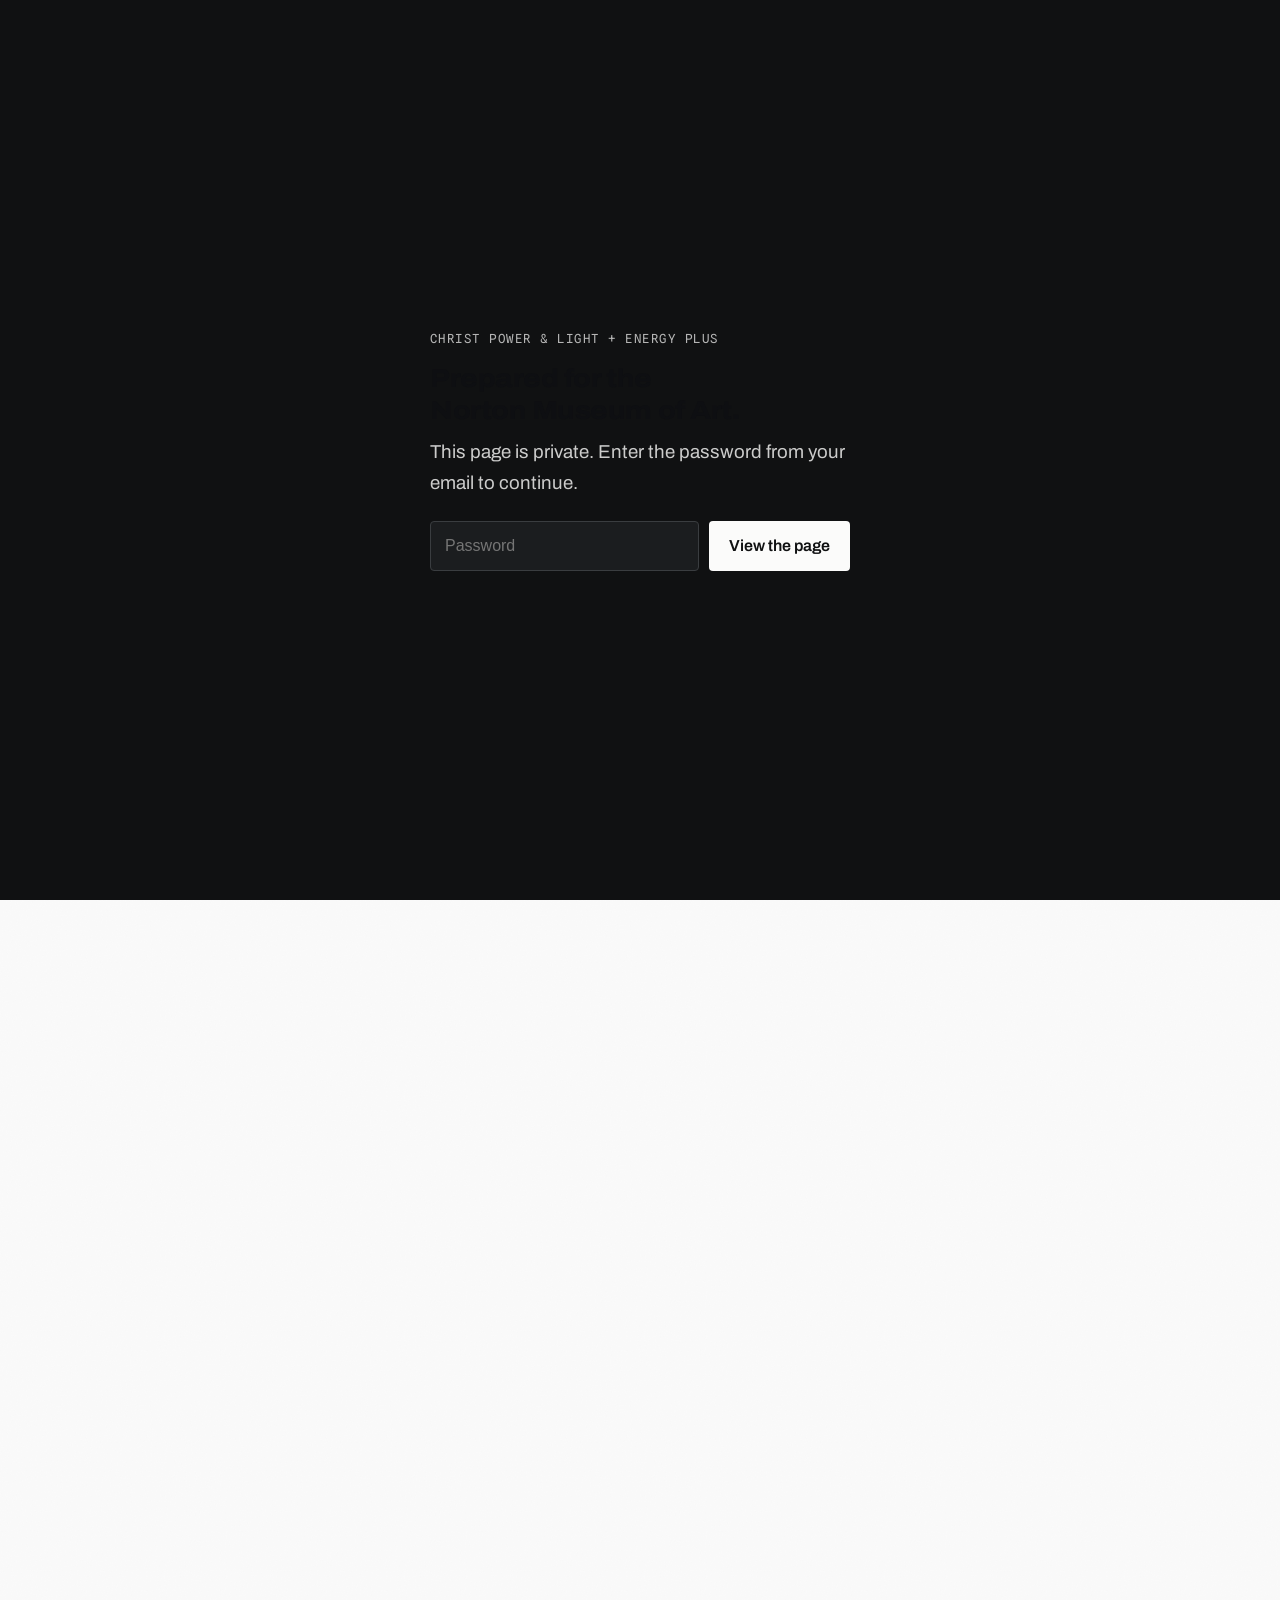
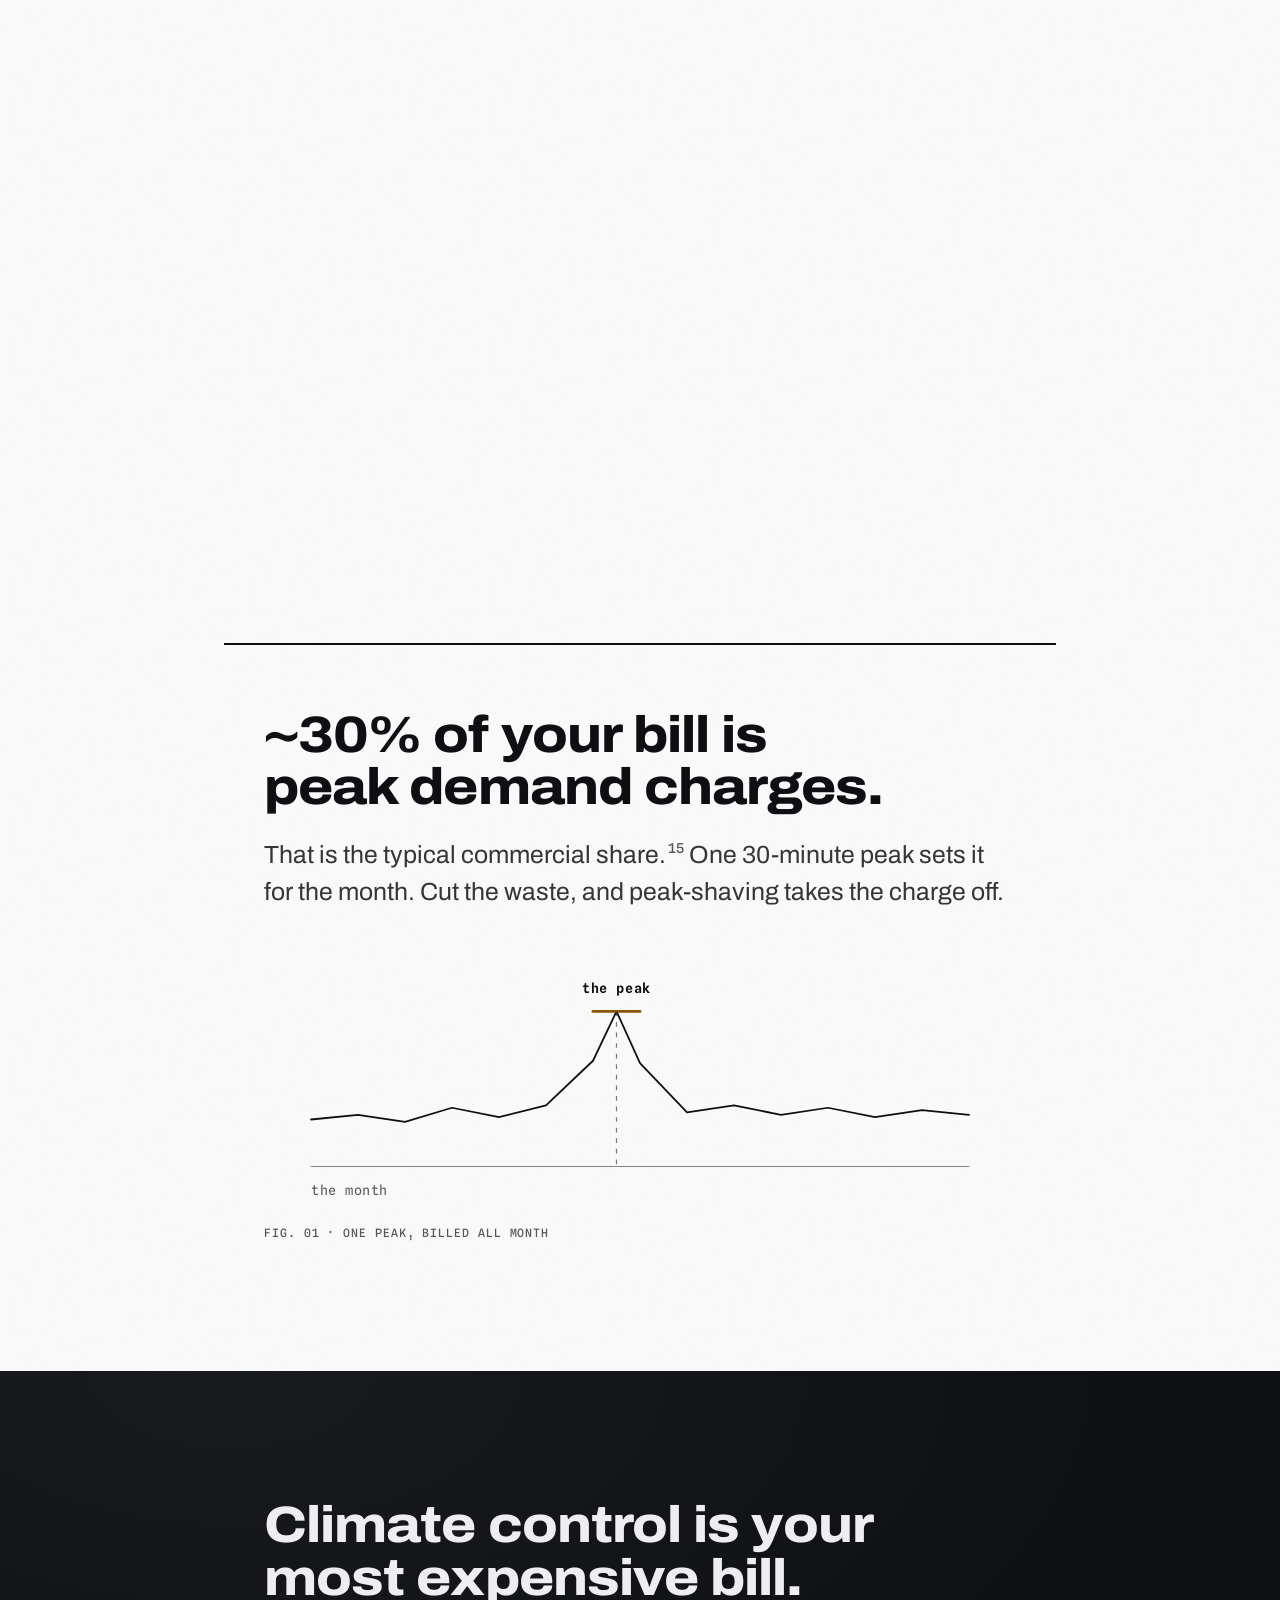
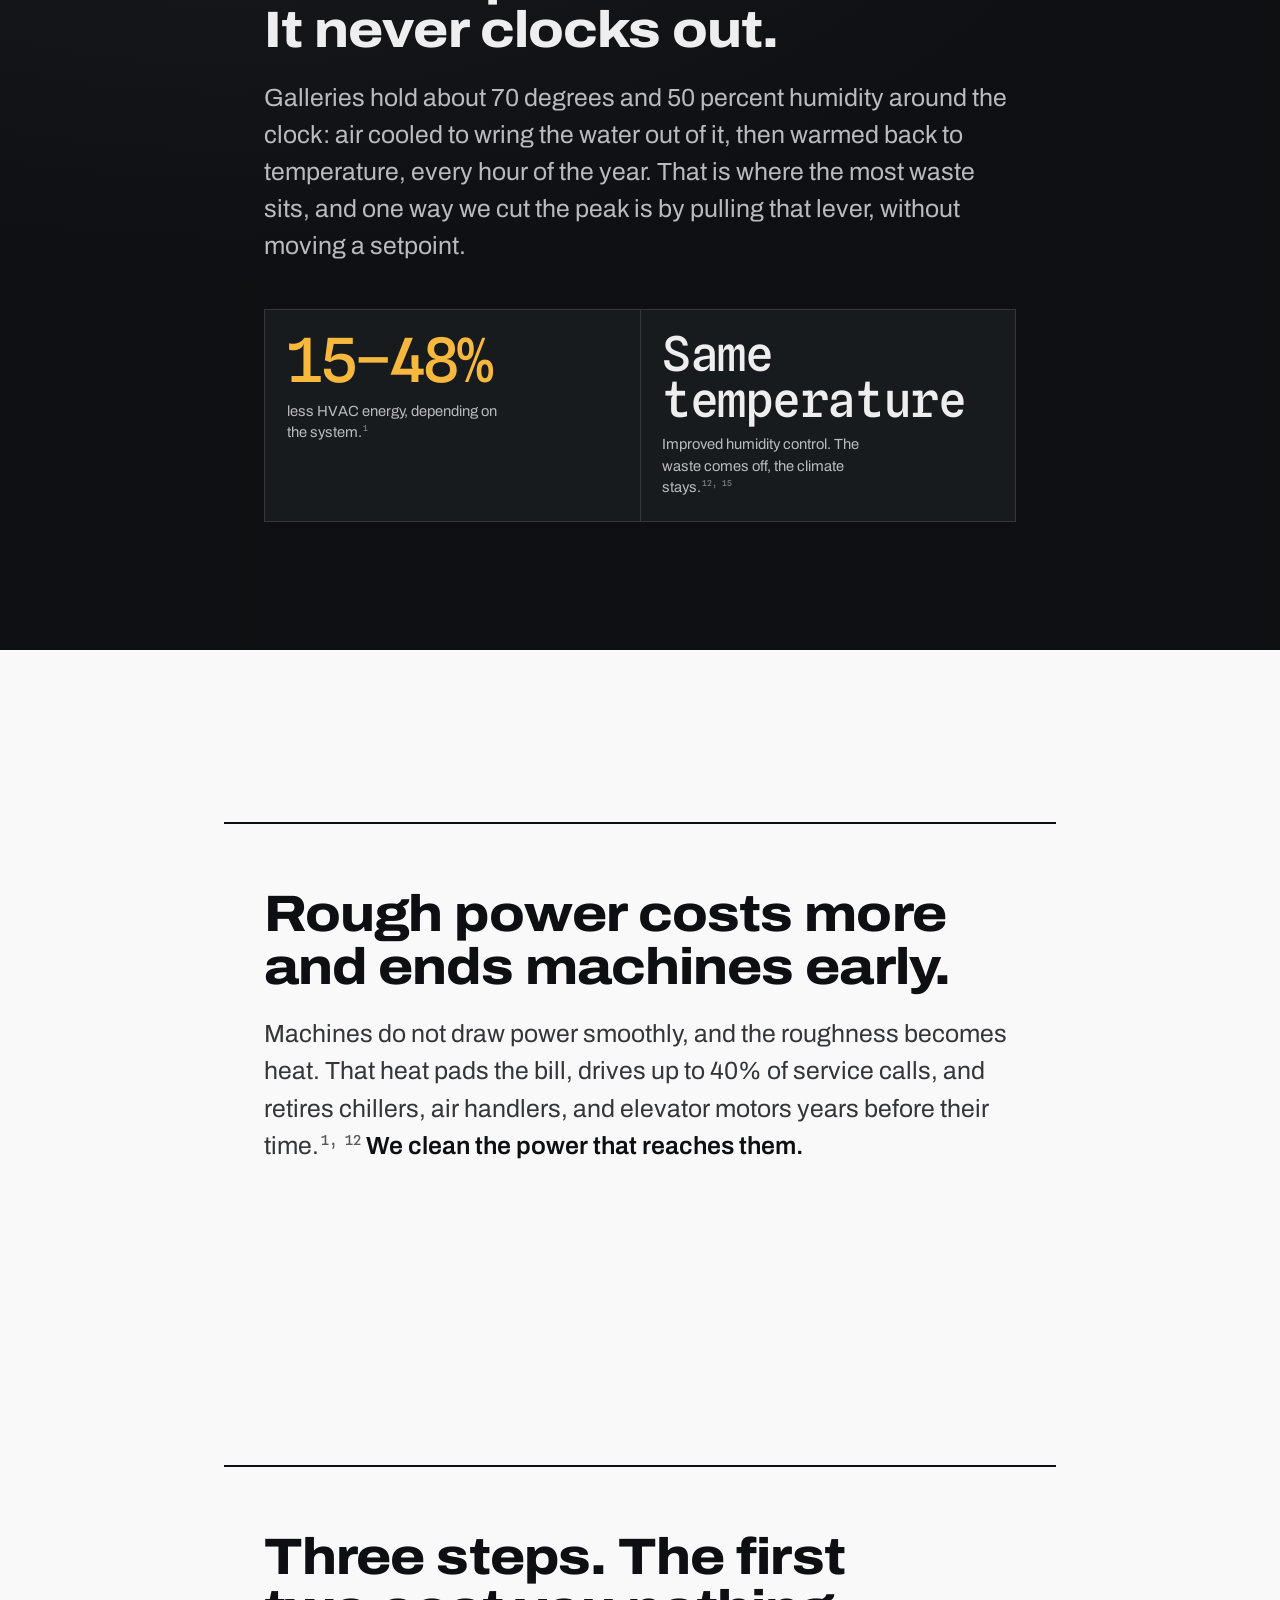
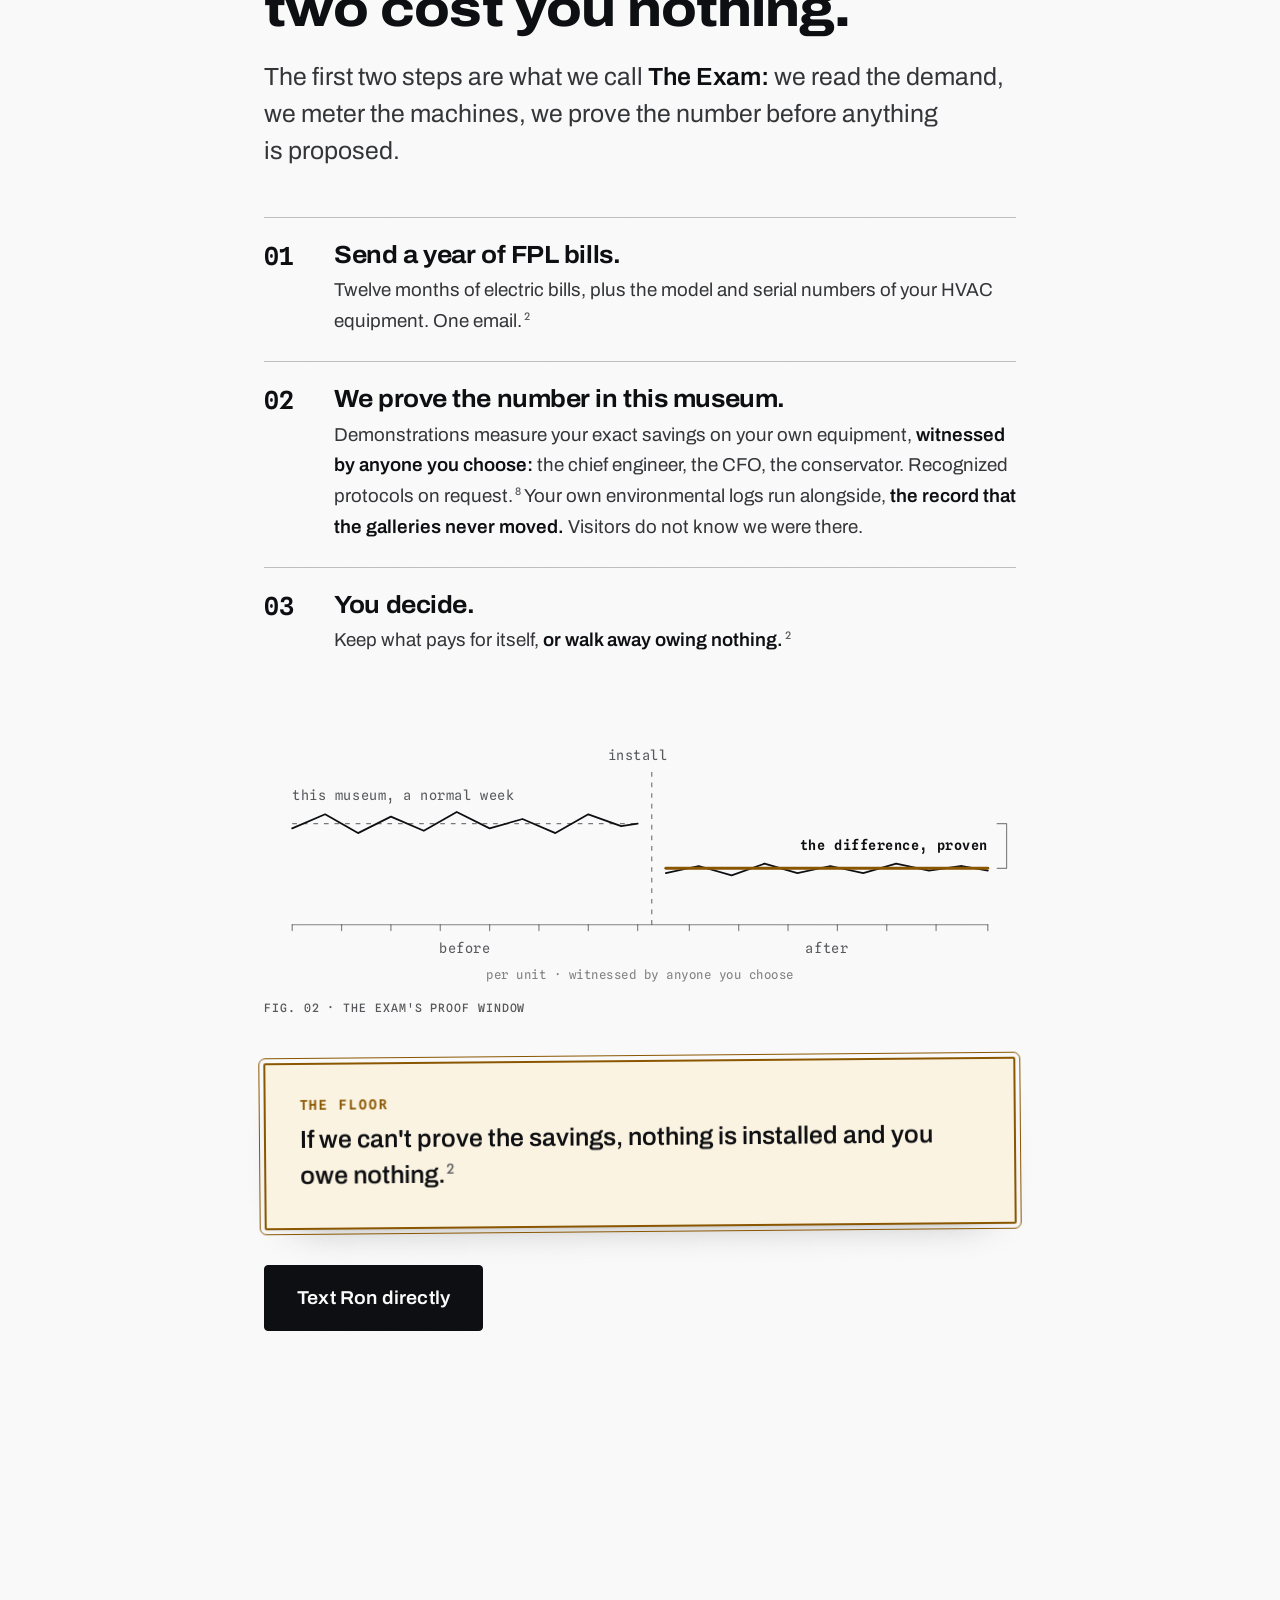
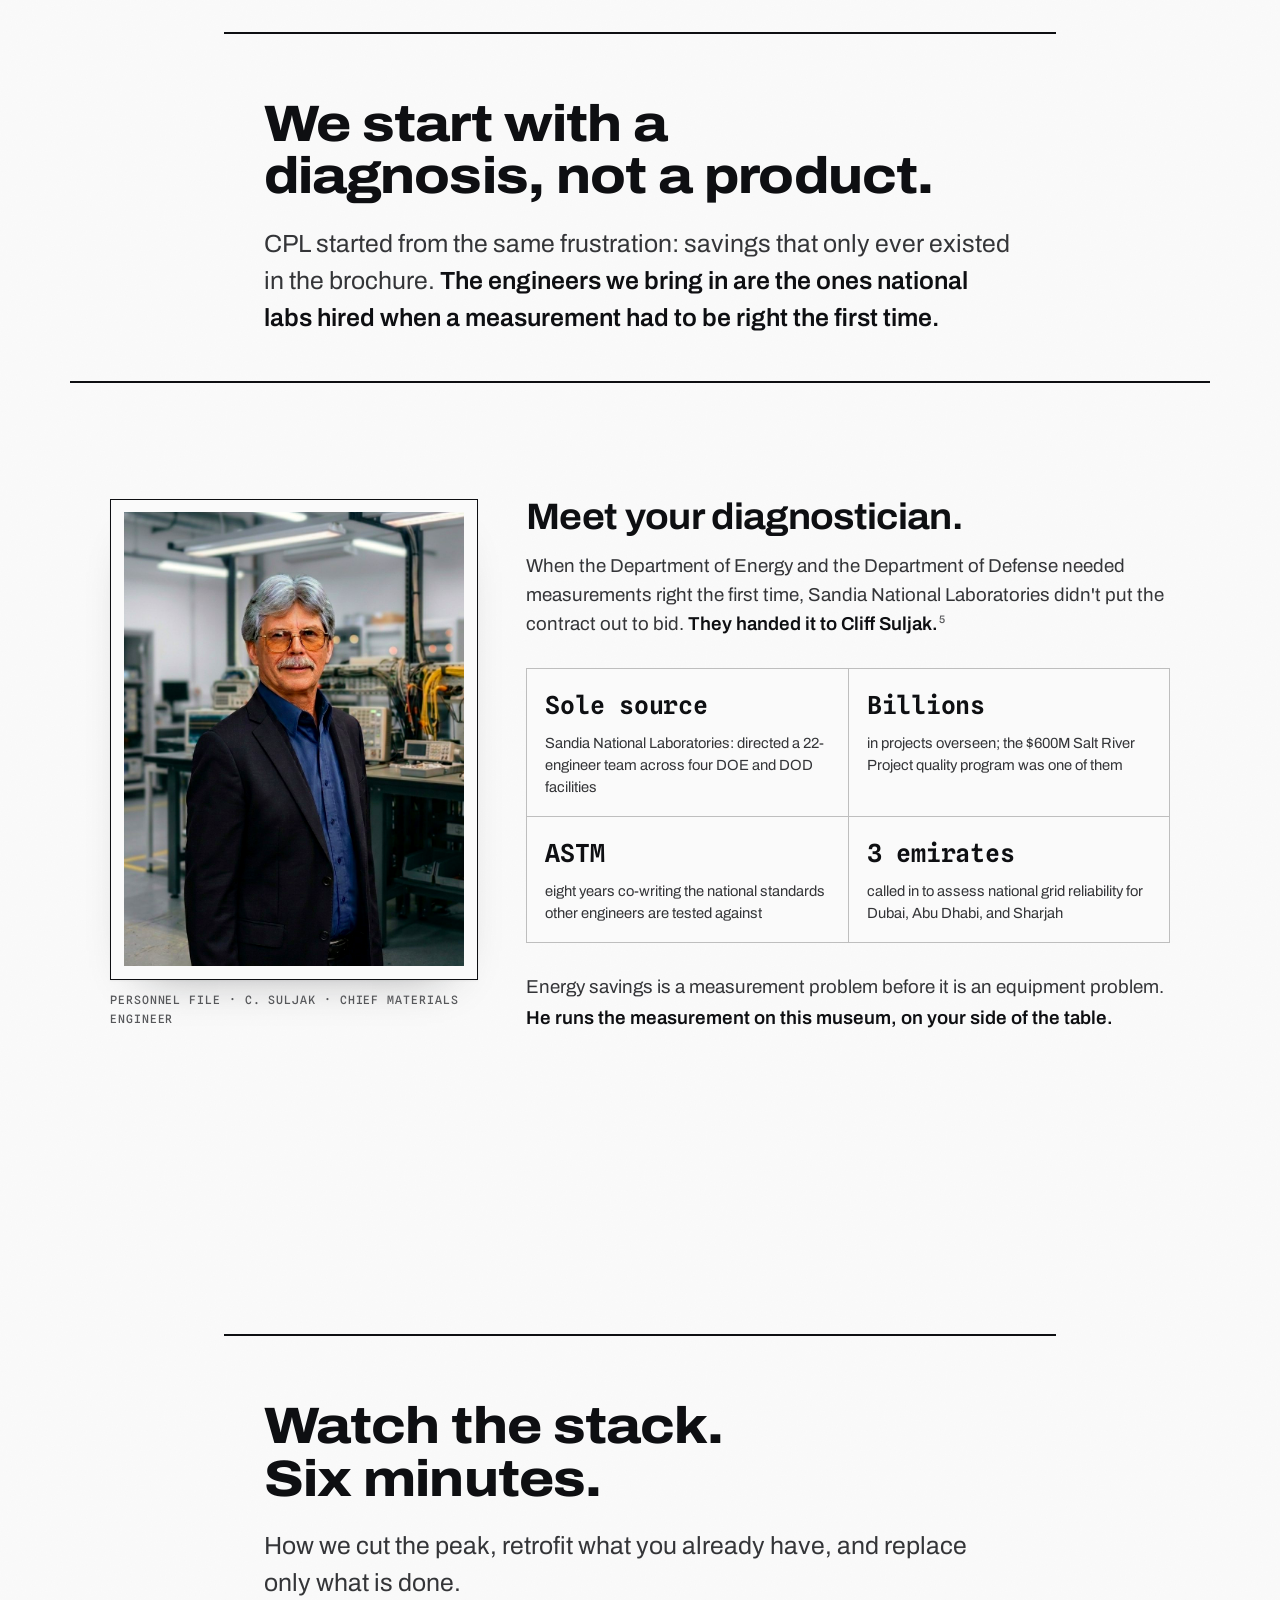
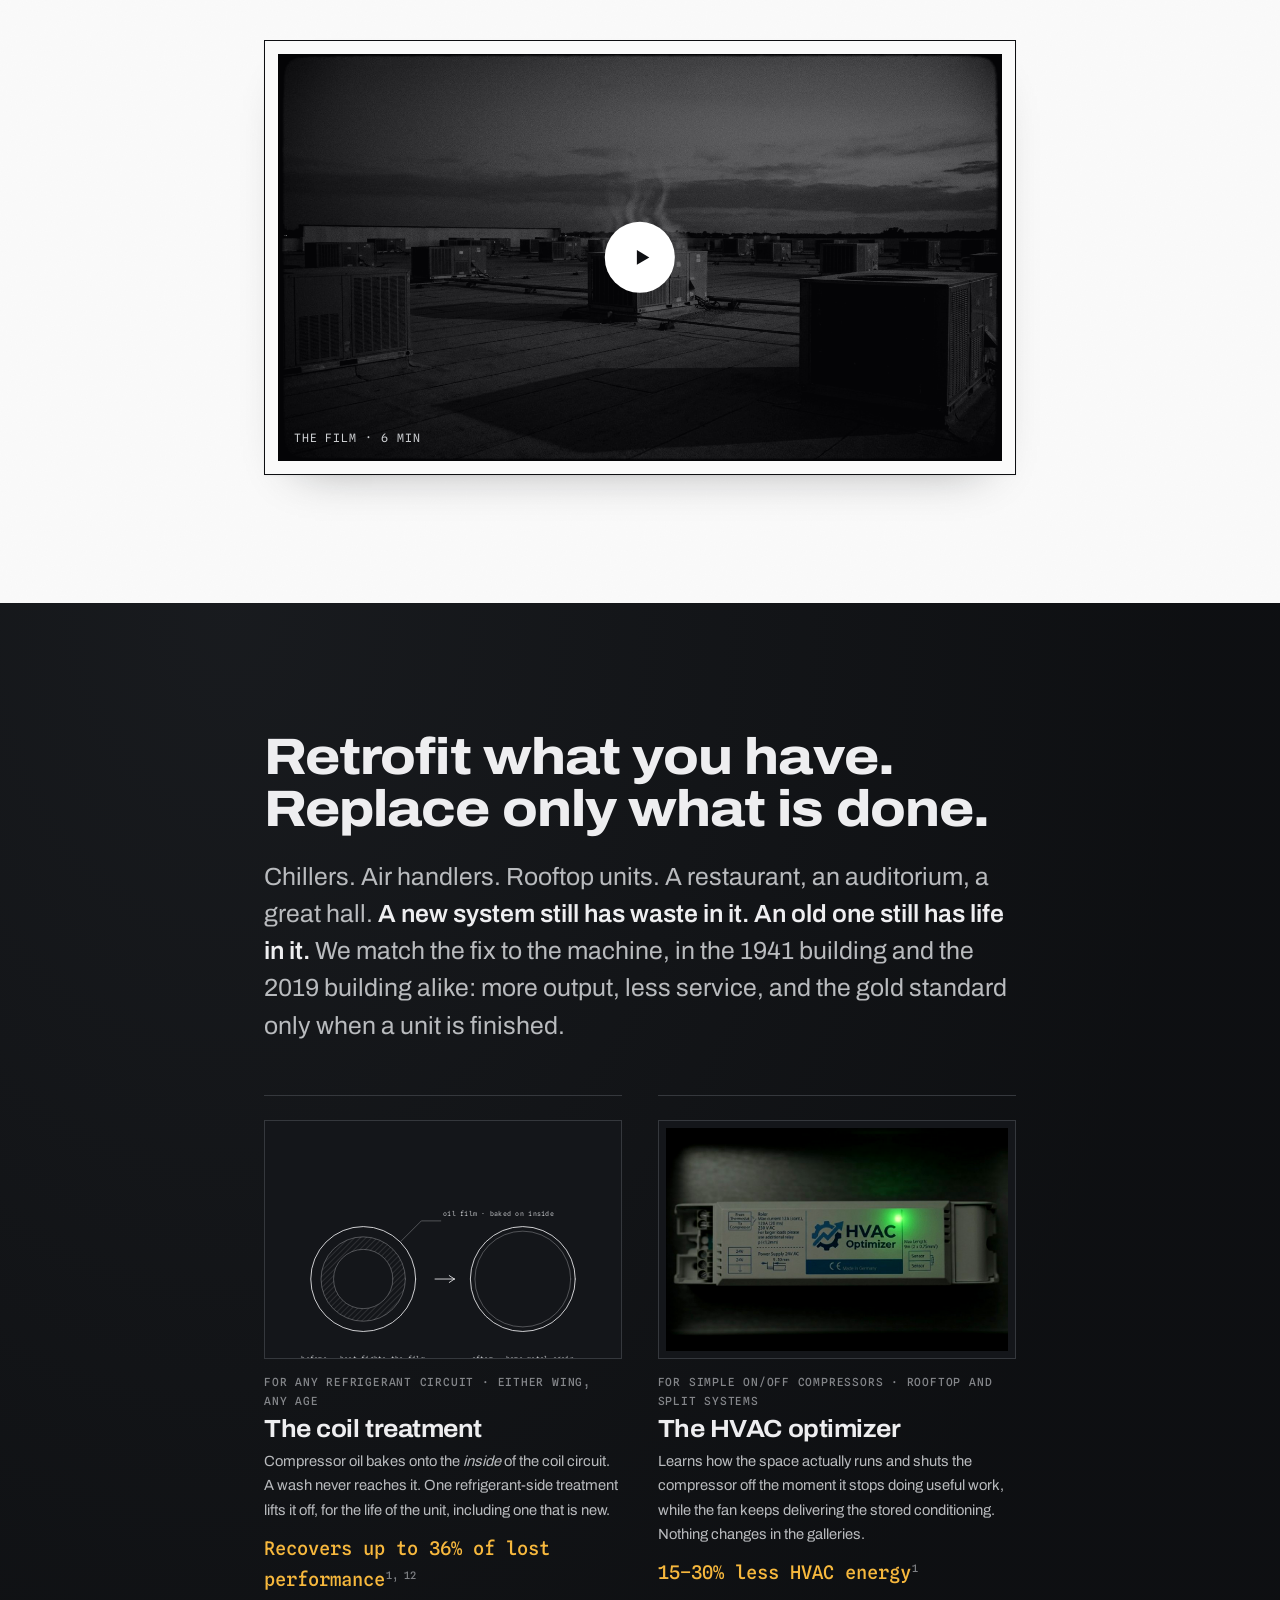
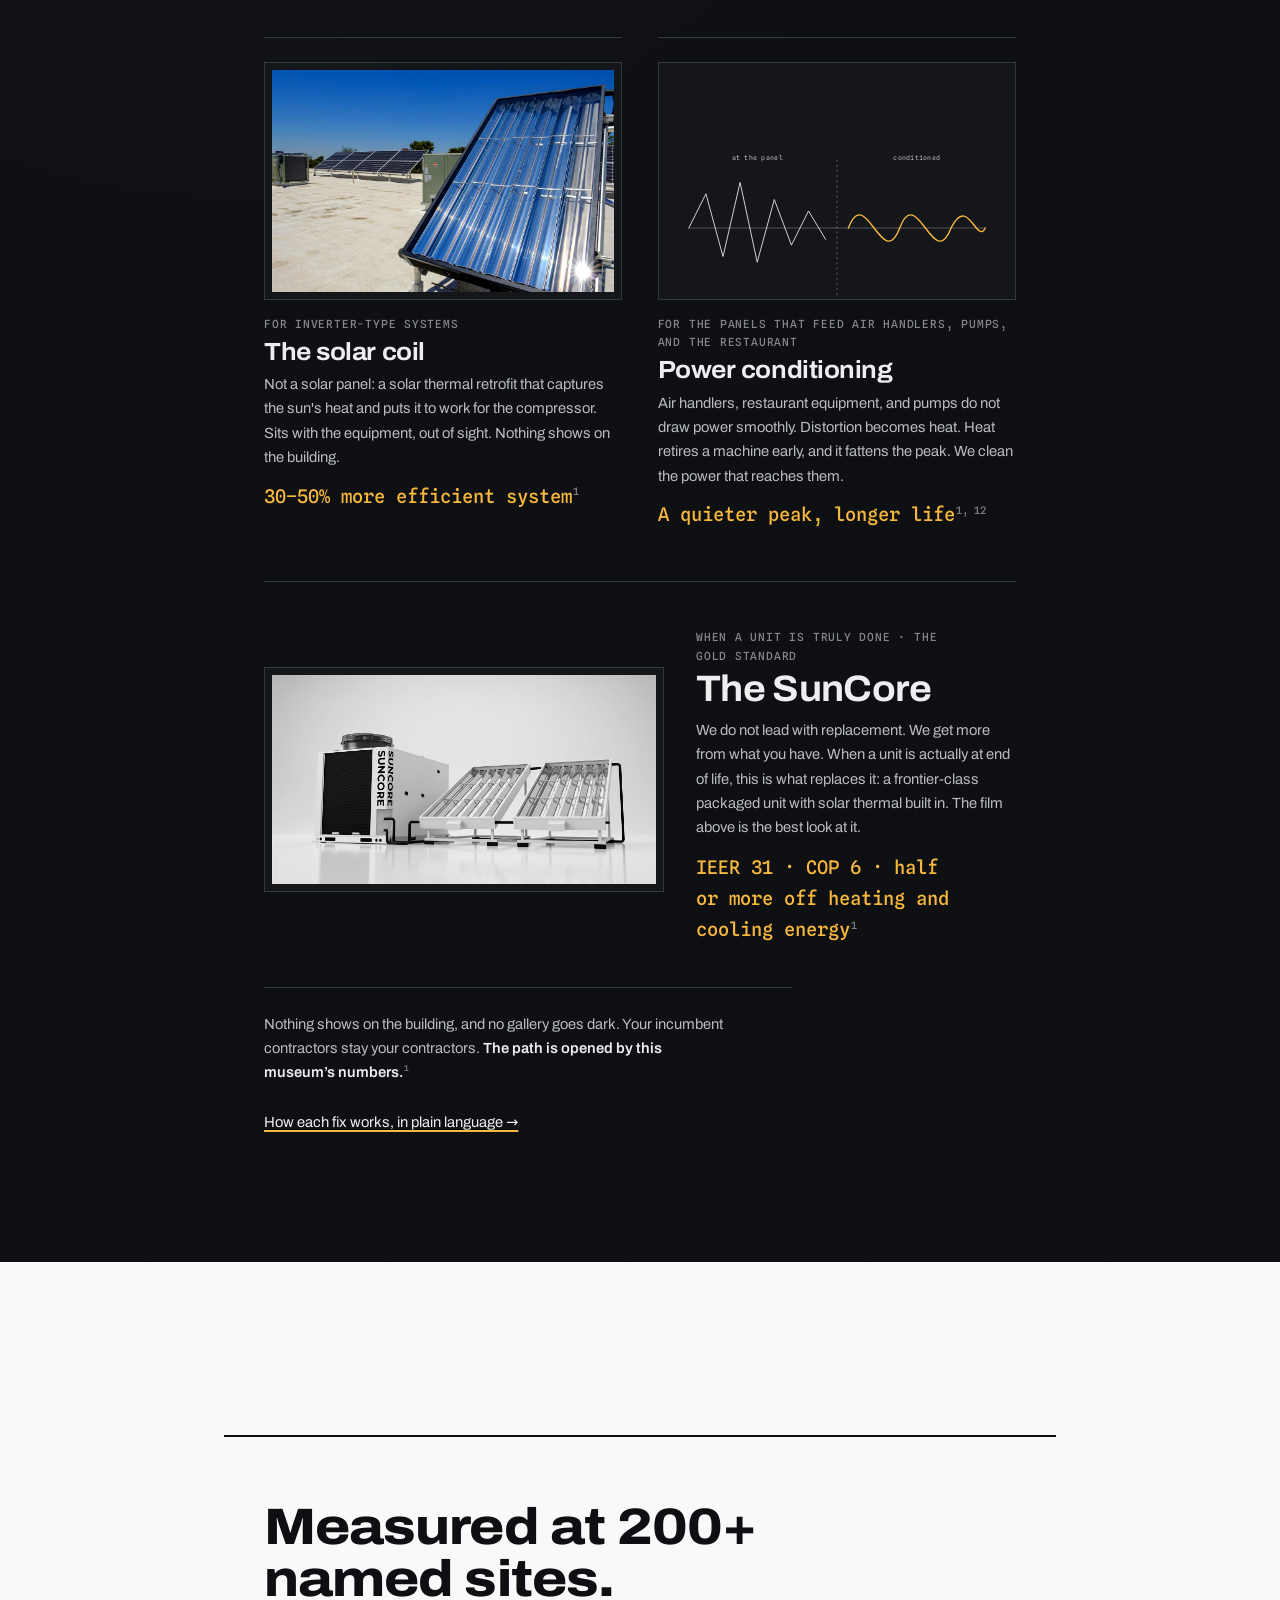
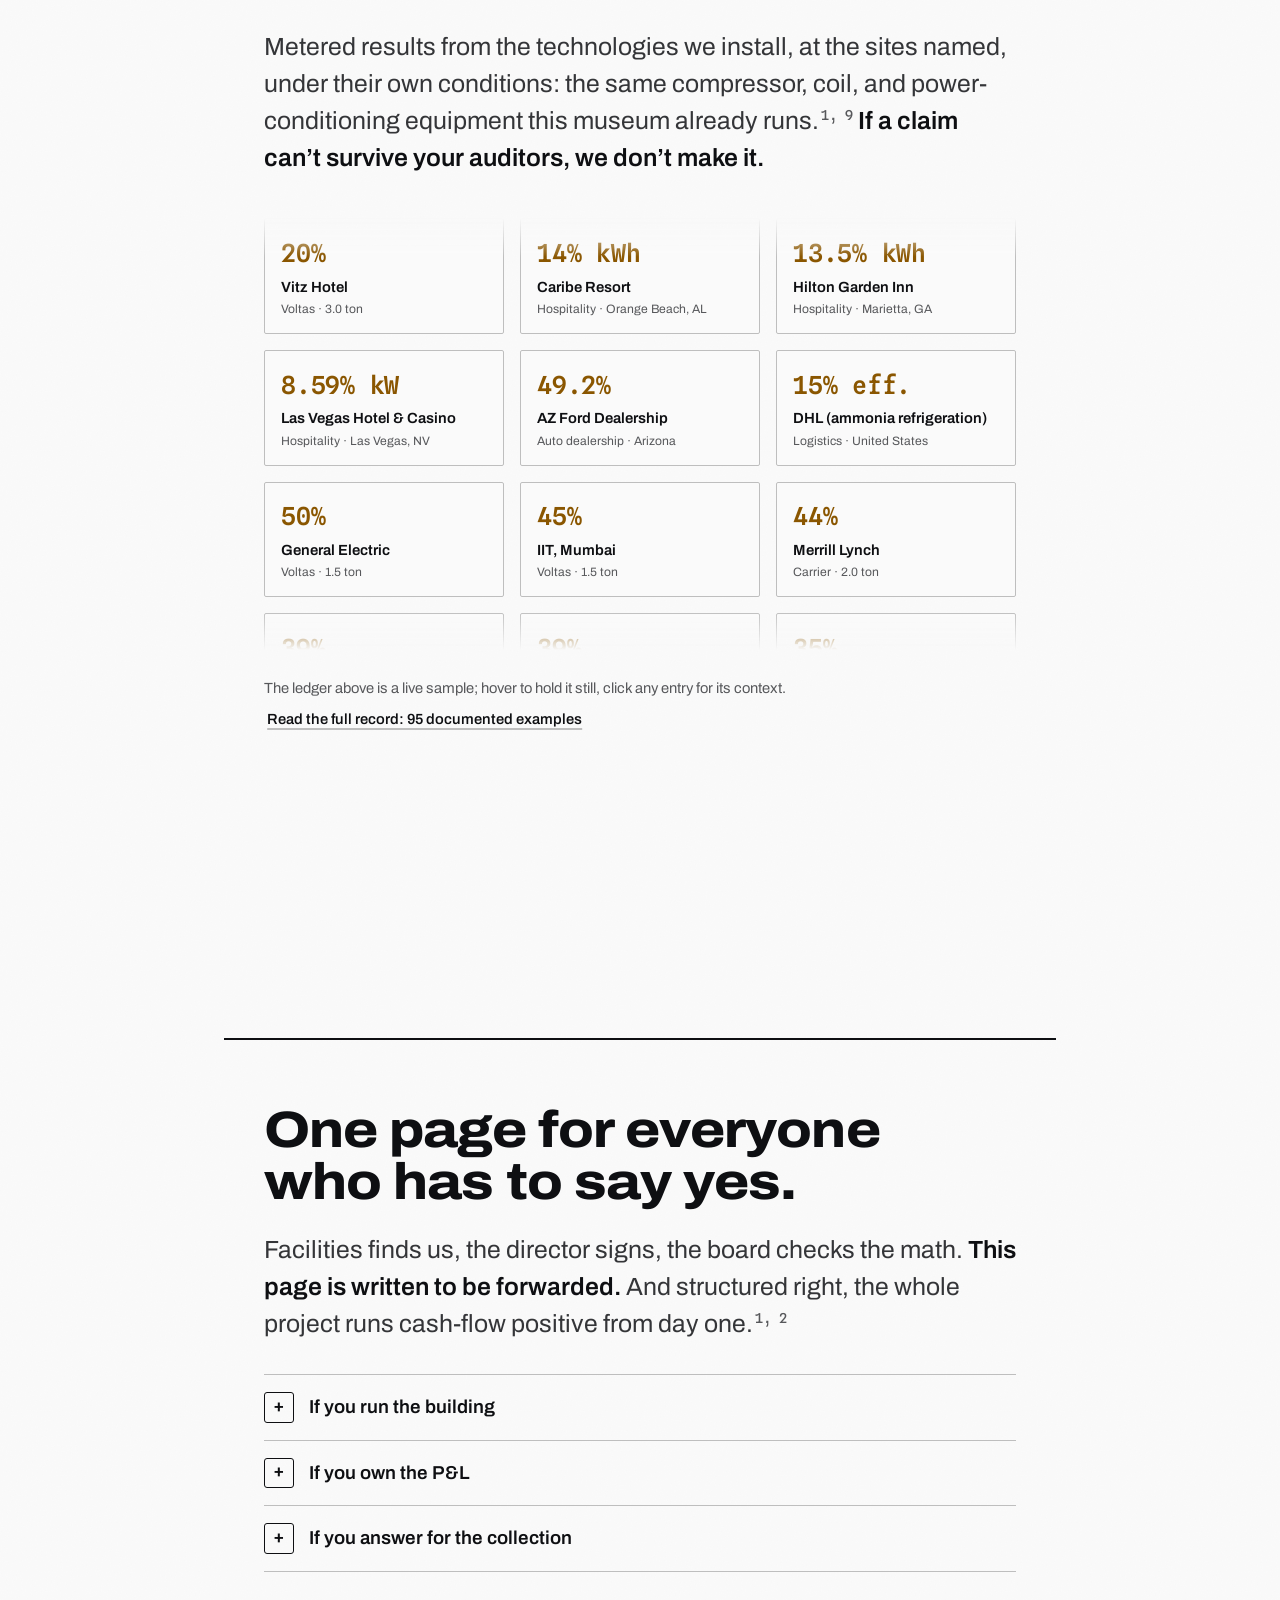
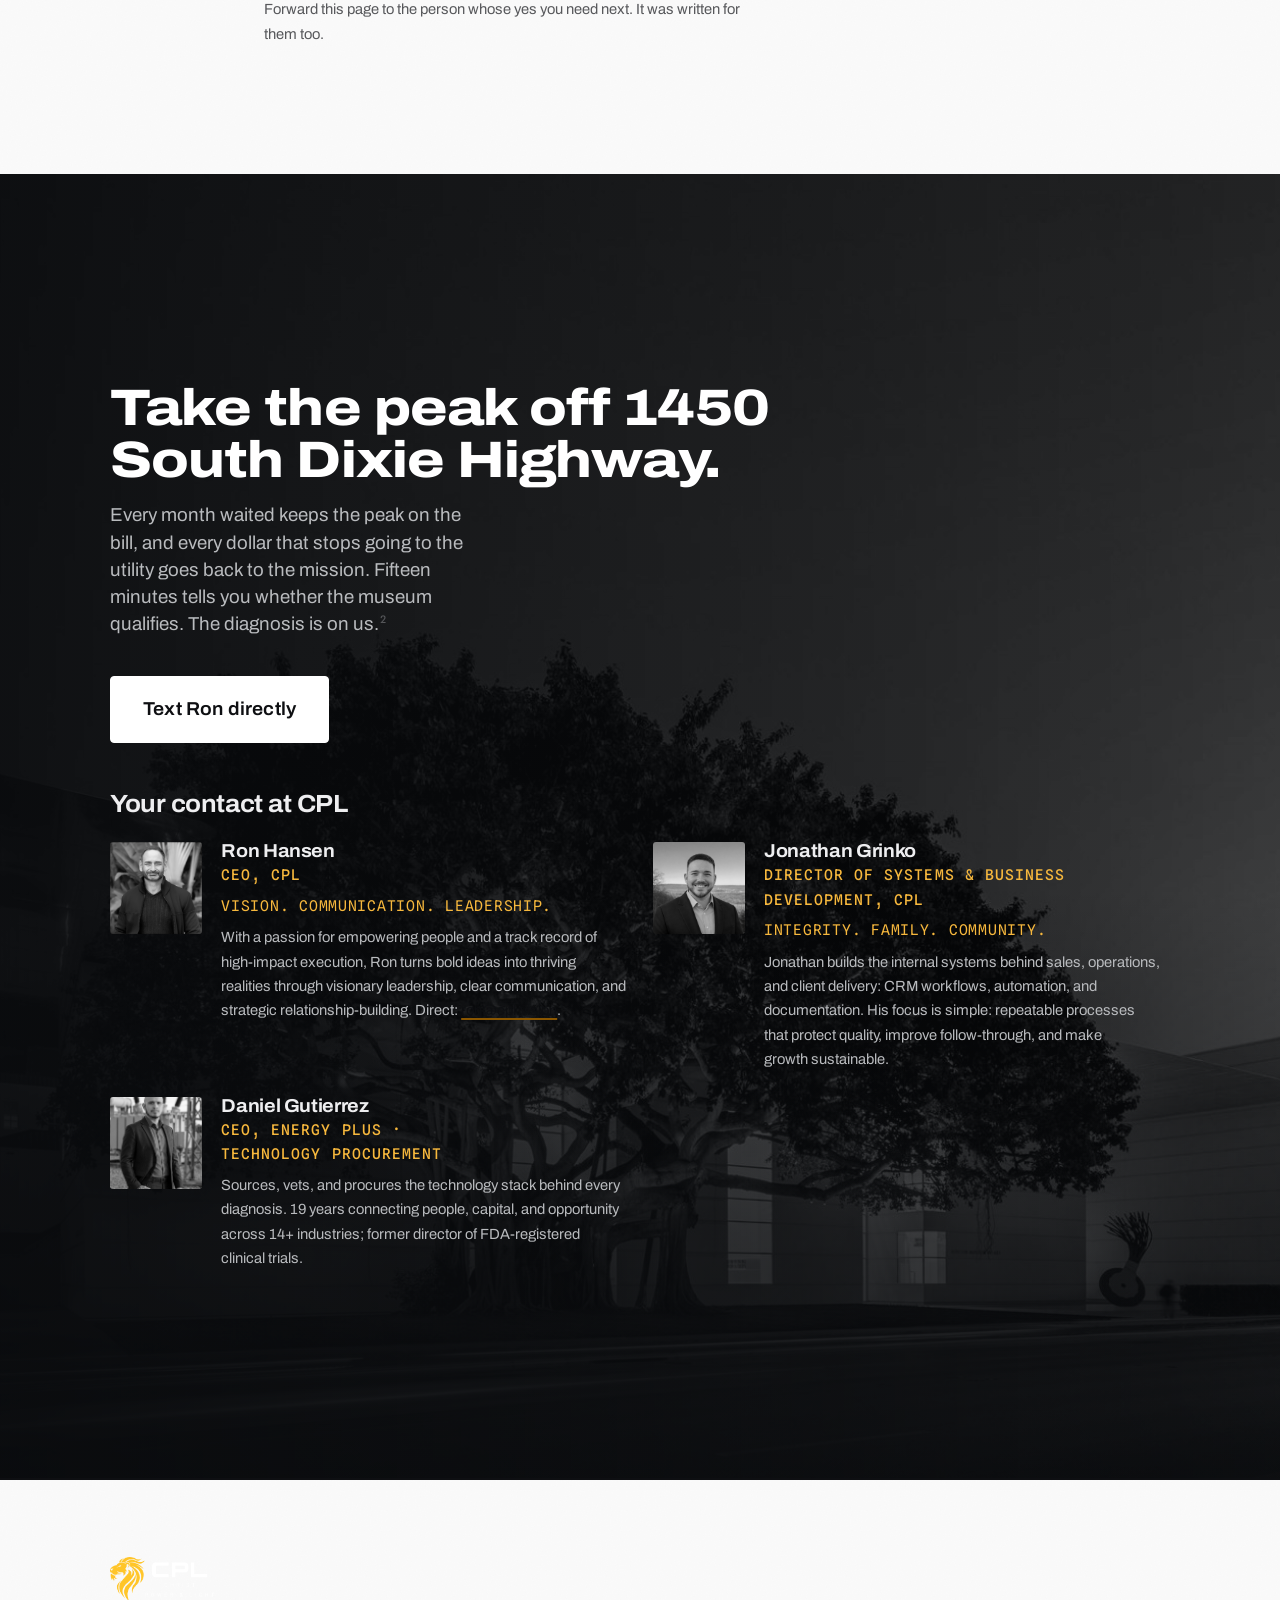
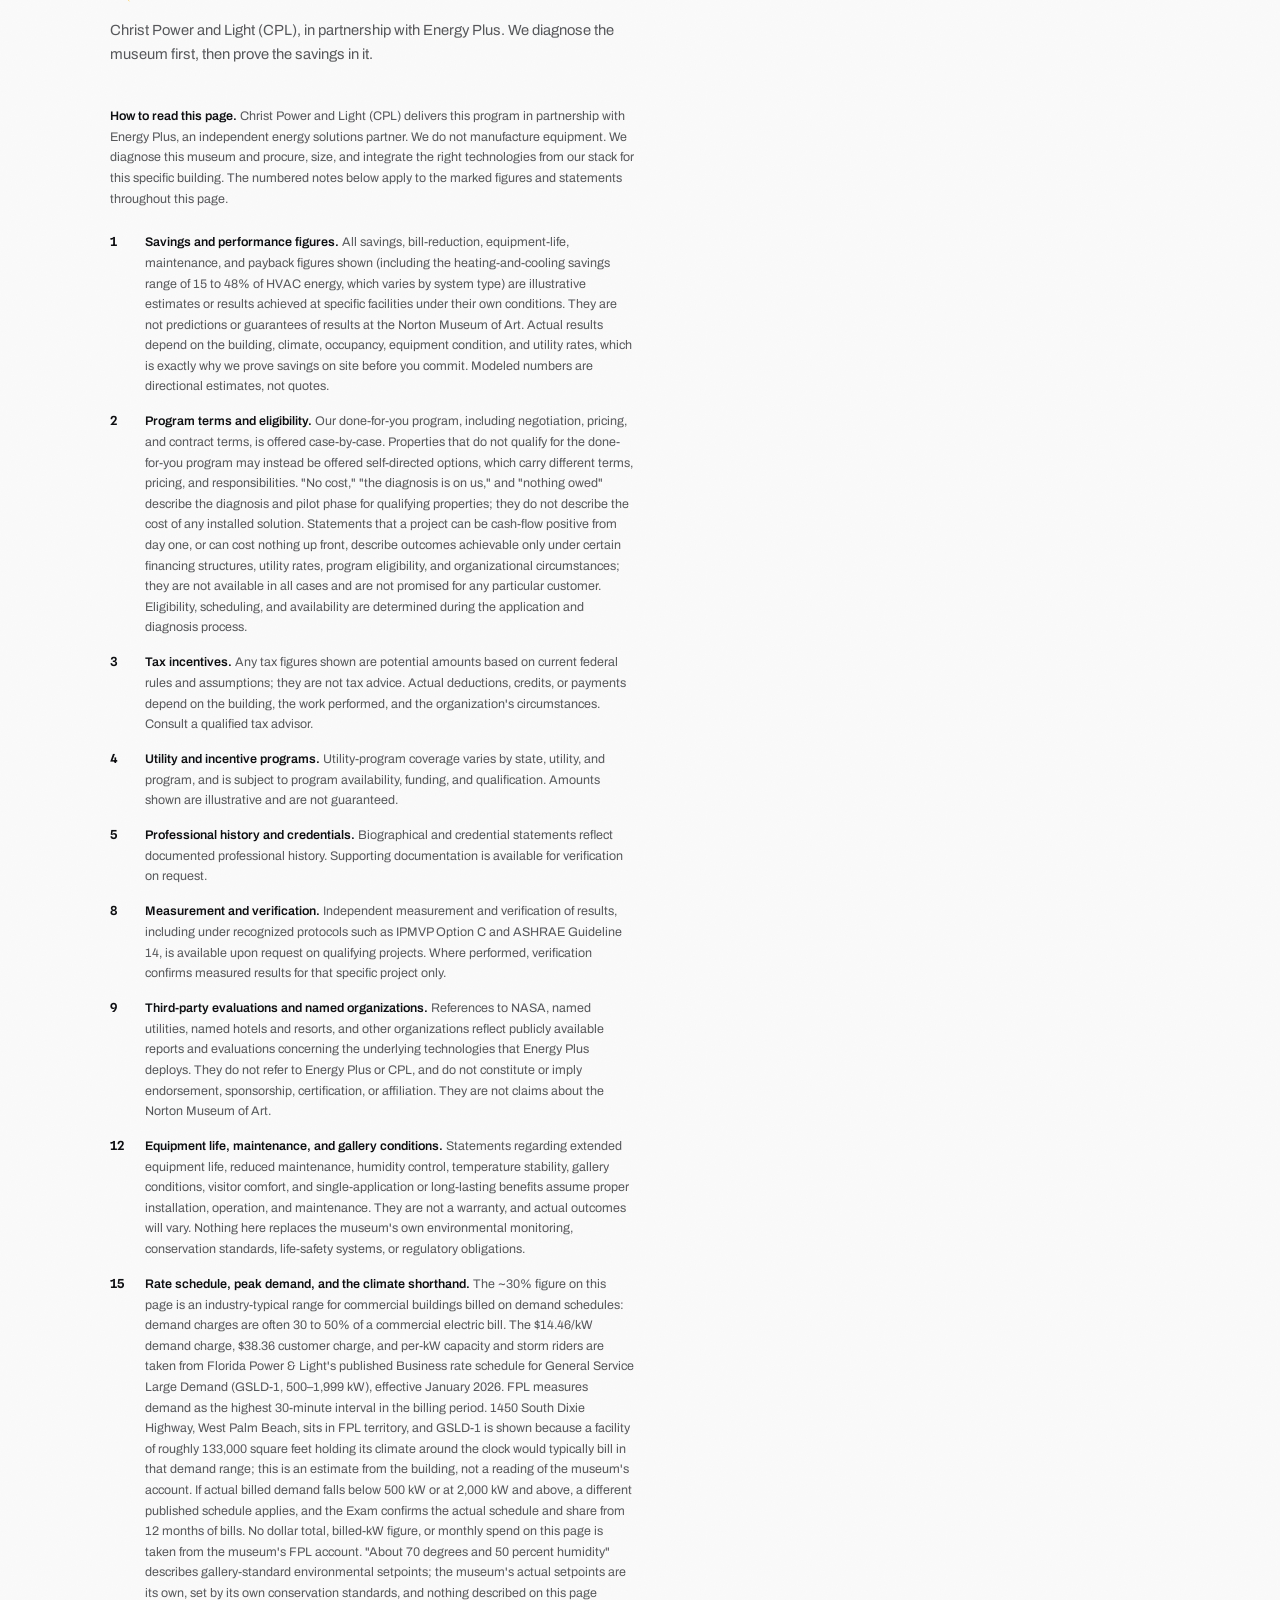
<file: norton/index.html>
<!DOCTYPE html>
<html lang="en">
<head>
<meta charset="UTF-8">
<meta name="viewport" content="width=device-width, initial-scale=1.0">
<title>Norton Museum of Art: Prepared by CPL + Energy Plus</title>
<meta name="description" content="FPL bills 1450 South Dixie Highway for the worst 30 minutes of the month, then again for HVAC waste. We take both off. The galleries keep their climate the whole time.">
<meta property="og:title" content="Norton Museum of Art: Prepared by CPL + Energy Plus">
<meta property="og:description" content="Peak demand is extra pressure on every bill. HVAC waste is the rest. We take both off, and the setpoints never move.">
<meta property="og:type" content="website">
<meta name="robots" content="noindex, nofollow">
<meta name="color-scheme" content="light">
<meta name="theme-color" content="#fbfbfa">
<link rel="icon" href="assets/img/cpl-logo.png">
<link rel="stylesheet" href="assets/fonts/report-fonts.css">
<link rel="stylesheet" href="assets/site.css">
</head>
<body>
<div id="gate" role="dialog" aria-modal="true" aria-labelledby="gate-h" style="position:fixed;inset:0;z-index:9999;display:flex;align-items:center;justify-content:center;background:#101112;color:#fbfbfa;padding:24px;">
  <div style="max-width:420px;width:100%;">
    <p style="font-family:var(--font-mono,monospace);font-size:0.78rem;letter-spacing:0.12em;text-transform:uppercase;opacity:0.7;margin:0 0 14px;">Christ Power & Light + Energy Plus</p>
    <h1 id="gate-h" style="font-size:1.6rem;line-height:1.25;margin:0 0 10px;">Prepared for the Norton Museum of Art.</h1>
    <p style="opacity:0.8;margin:0 0 22px;">This page is private. Enter the password from your email to continue.</p>
    <form id="gate-form" style="display:flex;gap:10px;flex-wrap:wrap;">
      <label for="gate-pw" style="position:absolute;width:1px;height:1px;overflow:hidden;clip:rect(0 0 0 0);">Password</label>
      <input id="gate-pw" type="password" autocomplete="off" placeholder="Password" style="flex:1;min-width:180px;padding:12px 14px;font-size:1rem;background:#1b1d1f;color:#fbfbfa;border:1px solid #3a3d40;border-radius:4px;">
      <button type="submit" style="padding:12px 20px;font-size:1rem;background:#fbfbfa;color:#101112;border:0;border-radius:4px;cursor:pointer;font-weight:600;">View the page</button>
    </form>
    <p id="gate-err" style="display:none;color:#e8a13d;margin:14px 0 0;">That is not it. Check the email from Ron.</p>
  </div>
</div>
<script>
(function(){
  var HASHES=["f1e978b9b267e4445a3f01b80e1d2cb3d3d9a0cd044577c943aa9bd6718d7a05","d3cec99112255db9bf4963f7798562b6a36f1bd0b2016918629e007d474deb70"];
  var gate=document.getElementById("gate");
  function unlock(){ gate.parentNode.removeChild(gate); document.documentElement.style.overflow=""; }
  document.documentElement.style.overflow="hidden";
  try{ if(sessionStorage.getItem("norton_ok")==="1"){ unlock(); return; } }catch(e){}
  document.getElementById("gate-form").addEventListener("submit",function(ev){
    ev.preventDefault();
    var v=(document.getElementById("gate-pw").value||"").trim().toLowerCase();
    var data=new TextEncoder().encode(v);
    crypto.subtle.digest("SHA-256",data).then(function(buf){
      var hex=Array.prototype.map.call(new Uint8Array(buf),function(b){return b.toString(16).padStart(2,"0");}).join("");
      if(HASHES.indexOf(hex)!==-1){ try{sessionStorage.setItem("norton_ok","1");}catch(e){} unlock(); }
      else{ document.getElementById("gate-err").style.display="block"; document.getElementById("gate-pw").select(); }
    });
  });
})();
</script>
<a href="#main" class="skip-link">Skip to content</a>

<header class="head" id="head">
  <div class="wrap head__in">
    <a class="head__mark" href="#top" aria-label="Christ Power and Light, home"><img src="assets/img/cpl-logo.png" alt="CPL" width="104" height="30"></a>
    <nav class="head__nav" aria-label="Primary">
      <a href="#film">The film</a>
      <a href="#plan">The plan</a>
      <a href="#proof">Proof</a>
      <button type="button" class="btn btn--sm" data-book>Text Ron directly</button>
    </nav>
  </div>
</header>

<main id="main">

  <div class="hero-scrolly">
  <section class="hero" id="top" aria-labelledby="hero-h">
    <div class="hero__media" aria-hidden="true">
      <img src="assets/img/hero-norton.jpg" alt="" loading="eager" fetchpriority="high">
      <div class="hero__scrim"></div>
    </div>
    <div class="wrap hero__in hero__grid">
      <div class="hero__copy">
        <p style="font-family:var(--font-mono);font-size:0.78rem;letter-spacing:0.12em;text-transform:uppercase;color:var(--panel-body);margin-bottom:0.7rem;">Prepared for the Norton Museum of Art.<br>West Palm Beach</p>
        <h1 id="hero-h">Cut the peak. Keep the climate.</h1>
        <p class="hero__lede">Peak demand and HVAC waste are most of your FPL bill.<sup class="fn"><a href="#notes" aria-label="See note 15">15</a></sup> We take both off, and your setpoints never move.</p>
        <div class="cta" data-cta>
          <button type="button" class="btn btn--lg" data-book>Text Ron directly</button>
        </div>
        <div class="sms" role="group" aria-label="Text Ron">
          <p class="sms__to">Text Ron &middot; (561) 410-4253</p>
          <div class="sms__desk">
            <img class="sms__qr" src="assets/img/text-ron-qr.png" alt="Scan to open a ready-to-send text to Ron" width="140" height="140" loading="lazy">
            <p class="sms__hint">Scan the code with your phone to open a ready-to-send text. Prefer email? <a href="mailto:ron@cpl.vision?subject=Norton%20Museum%20of%20Art%20energy%20review&body=Hi%20Ron%2C%20following%20up%20on%20the%20energy%20review%20prepared%20for%20the%20Norton%20Museum%20of%20Art.%20What%20are%20next%20steps%20for%20the%20Exam%3F">ron@cpl.vision</a></p>
          </div>
        </div>
      </div>
      <figure class="bill">
        <svg viewBox="0 0 460 592" role="img" aria-labelledby="bill-t">
          <title id="bill-t">How FPL bills a West Palm Beach museum on the large-demand schedule: the demand charge is $14.46 per kW, set by the single worst 30 minutes of the month, and the energy charge is mostly round-the-clock climate control. Both lines come off, and the setpoints never move.</title>
          <rect class="paper" x="14" y="8" width="432" height="576"/>
          <text class="bt" x="40" y="56">FPL COMMERCIAL ELECTRIC SERVICE</text>
          <text class="meta" x="40" y="74">1450 S DIXIE HWY &middot; WEST PALM BEACH</text>
          <rect class="tag" x="344" y="40" width="76" height="22"/>
          <text class="meta" x="382" y="54.5" text-anchor="middle">GSLD-1</text>
          <line class="rule" x1="40" y1="92" x2="420" y2="92"/>
          <text class="meta" x="40" y="114">NORTON MUSEUM OF ART</text>
          <text class="meta" x="286" y="114">FPL TERRITORY</text>
          <text class="meta" x="40" y="132">HOW THIS ADDRESS IS BILLED</text>
          <text class="meta" x="286" y="132">RATE &middot; GSLD-1</text>
          <line class="rule" x1="40" y1="150" x2="420" y2="150"/>
          <text class="row" x="40" y="180">Customer charge</text>
          <text class="amt" x="420" y="180" text-anchor="end">38.36</text>
          <text class="row" x="40" y="212">Energy charge &middot; climate control, 24/7</text>
          <text class="amt" x="420" y="212" text-anchor="end">the load</text>
          <text class="row" x="40" y="268">Fuel and riders</text>
          <text class="amt" x="420" y="268" text-anchor="end">&mdash;</text>
          <text class="row" x="40" y="300">Demand charge &middot; $14.46 every kW</text>
          <text class="amt" x="420" y="300" text-anchor="end">the peak</text>
          <text class="row" x="40" y="360">Capacity + storm, also per kW</text>
          <text class="amt" x="420" y="360" text-anchor="end">more peak</text>
          <text class="row" x="40" y="392">Taxes</text>
          <text class="amt" x="420" y="392" text-anchor="end">&mdash;</text>
          <line class="rule rule--ink" x1="40" y1="416" x2="420" y2="416"/>
          <text class="bt" x="40" y="448">TWO LINES TO CUT</text>
          <text class="amt amt--total" x="420" y="449" text-anchor="end">demand + waste</text>
          <line class="rule" x1="40" y1="472" x2="420" y2="472"/>
          <text class="meta" x="40" y="496">LARGE DEMAND &middot; 500&ndash;1,999 KW &middot; ONE 30-MINUTE PEAK</text>
          <rect class="fine" x="40" y="570" width="196" height="3"/>
          <path class="mk" pathLength="1" style="--d:0" d="M336 221 C 358 226, 398 223, 423 219"/>
          <path class="mk" pathLength="1" style="--d:0" d="M196 233 C 248 240, 296 233, 328 224 M328 224 l -8.5 -1.5 M328 224 l -3.5 7.5"/>
          <text class="mk-t" x="40" y="234" style="--d:0" transform="rotate(-2 40 234)">CLIMATE CONTROL IS MOST OF THIS,</text>
          <text class="mk-t" x="40" y="248" style="--d:0" transform="rotate(-2 40 248)">AND IT NEVER CLOCKS OUT.</text>
          <path class="mk" pathLength="1" style="--d:1" d="M352 296 C 350 281, 428 279, 430 294 C 432 310, 353 313, 351 298 C 350 287, 370 283, 392 282"/>
          <path class="mk" pathLength="1" style="--d:1" d="M282 322 C 310 320, 332 314, 347 306 M347 306 l -8.5 0.5 M347 306 l -4.5 7"/>
          <text class="mk-t" x="40" y="326" style="--d:1" transform="rotate(-2 40 326)">ONE 30-MINUTE PEAK. GALLERIES,</text>
          <text class="mk-t" x="40" y="340" style="--d:1" transform="rotate(-2 40 340)">EVENTS, CHILLERS, ALL AT ONCE.</text>
          <path class="mk" pathLength="1" style="--d:2" d="M330 461 C 356 467, 396 464, 424 459"/>
          <path class="mk" pathLength="1" style="--d:2" d="M244 524 C 296 522, 346 500, 370 472 M370 472 l -9 1.5 M370 472 l -1.5 9"/>
          <text class="mk-t mk-t--big" x="40" y="522" style="--d:2" transform="rotate(-1.5 40 522)">TAKE THE PEAK OFF.</text>
          <text class="mk-t mk-t--big" x="40" y="546" style="--d:2" transform="rotate(-1.5 40 546)">THE GALLERIES NEVER NOTICE.</text>
        </svg>
        <figcaption class="bill__cap">Exhibit A &middot; ~30% of a commercial bill &middot; the peak<sup class="fn"><a href="#notes" aria-label="See note 15">15</a></sup></figcaption>
      </figure>
    </div>
    <div class="scrollcue" aria-hidden="true"><span></span>scroll</div>
  </section>
  </div>

  <section class="beat beat--rule" id="problem" aria-labelledby="problem-h">
    <div class="wrap beat__narrow">
      <h2 id="problem-h">~30% of your bill is peak demand charges.</h2>
      <p class="lead">That is the typical commercial share.<sup class="fn"><a href="#notes" aria-label="See note 15">15</a></sup> One 30-minute peak sets it for the month. Cut the waste, and peak-shaving takes the charge off.</p>
      <figure class="fig" aria-label="Diagram: one 30-minute peak sets the demand charge for the entire month">
        <svg viewBox="0 0 640 220" role="img" aria-hidden="true">
          <line class="d soft" pathLength="1" style="--d:0" x1="40" y1="180" x2="600" y2="180"/>
          <path class="d" pathLength="1" style="--d:1" d="M40 140 L80 136 L120 142 L160 130 L200 138 L240 128 L280 90 L300 48 L320 92 L360 134 L400 128 L440 136 L480 130 L520 138 L560 132 L600 136"/>
          <line class="d amber" pathLength="1" style="--d:2" x1="280" y1="48" x2="320" y2="48"/>
          <line class="dash fade" x1="300" y1="48" x2="300" y2="180"/>
          <text class="lbl lbl--ink" x="300" y="32" text-anchor="middle">the peak</text>
          <text class="lbl" x="40" y="204">the month</text>
        </svg>
        <figcaption>Fig. 01 &middot; One peak, billed all month</figcaption>
      </figure>
    </div>
  </section>

  <section class="beat beat--dark" id="money" aria-labelledby="money-h">
    <div class="wrap beat__narrow">
      <h2 id="money-h">Climate control is your most expensive bill. It never clocks out.</h2>
      <p class="lead lead--dark">Galleries hold about 70 degrees and 50 percent humidity around the clock: air cooled to wring the water out of it, then warmed back to temperature, every hour of the year. That is where the most waste sits, and one way we cut the peak is by pulling that lever, without moving a setpoint.</p>
      <div class="pair" role="list">
        <article role="listitem">
          <p class="pair__fig">15&ndash;48%</p>
          <p class="pair__label">less HVAC energy, depending on the system.<sup class="fn"><a href="#notes" aria-label="See note 1">1</a></sup></p>
        </article>
        <article role="listitem">
          <p class="pair__fig pair__fig--ink">Same temperature</p>
          <p class="pair__label">Improved humidity control. The waste comes off, the climate stays.<sup class="fn"><a href="#notes" aria-label="See notes 12 and 15">12, 15</a></sup></p>
        </article>
      </div>
    </div>
  </section>

  <section class="beat beat--rule" id="distort" aria-labelledby="distort-h">
    <div class="wrap beat__narrow">
      <h2 id="distort-h">Rough power costs more and ends machines early.</h2>
      <p class="lead">Machines do not draw power smoothly, and the roughness becomes heat. That heat pads the bill, drives up to 40% of service calls, and retires chillers, air handlers, and elevator motors years before their time.<sup class="fn"><a href="#notes" aria-label="See notes 1 and 12">1, 12</a></sup> <strong>We clean the power that reaches them.</strong></p>
    </div>
  </section>

  <section class="beat beat--rule" id="plan" aria-labelledby="plan-h">
    <div class="wrap beat__narrow">
      <h2 id="plan-h">Three steps. The first two cost you nothing.</h2>
      <p class="lead">The first two steps are what we call <strong>The Exam:</strong> we read the demand, we meter the machines, we prove the number before anything is proposed.</p>
      <ol class="steps">
        <li>
          <h3>Send a year of FPL bills.</h3>
          <p>Twelve months of electric bills, plus the model and serial numbers of your HVAC equipment. One email.<sup class="fn"><a href="#notes" aria-label="See note 2">2</a></sup></p>
        </li>
        <li>
          <h3>We prove the number in this museum.</h3>
          <p>Demonstrations measure your exact savings on your own equipment, <strong>witnessed by anyone you choose:</strong> the chief engineer, the CFO, the conservator. Recognized protocols on request.<sup class="fn"><a href="#notes" aria-label="See note 8">8</a></sup> Your own environmental logs run alongside, <strong>the record that the galleries never moved.</strong> Visitors do not know we were there.</p>
        </li>
        <li>
          <h3>You decide.</h3>
          <p>Keep what pays for itself, <strong>or walk away owing nothing.</strong><sup class="fn"><a href="#notes" aria-label="See note 2">2</a></sup></p>
        </li>
      </ol>
      <figure class="fig" aria-label="Diagram of the proof window: seven days metered before the install, seven after, and the verified difference">
        <svg viewBox="0 0 640 224" role="img" aria-hidden="true">
          <line class="d soft" pathLength="1" x1="24" y1="170" x2="616" y2="170" style="--d:0"/>
          <path class="d soft" pathLength="1" style="--d:1" d="M24 170 v5 M66 170 v5 M108 170 v5 M150 170 v5 M192 170 v5 M234 170 v5 M276 170 v5 M318 170 v5 M362 170 v5 M404 170 v5 M446 170 v5 M488 170 v5 M530 170 v5 M572 170 v5 M616 170 v5"/>
          <path class="d" pathLength="1" style="--d:2" d="M24 88 L52 76 L80 92 L108 78 L136 90 L164 74 L192 88 L220 80 L248 92 L276 76 L304 86 L318 84"/>
          <line class="dash fade" x1="24" y1="84" x2="318" y2="84"/>
          <line class="dash fade" x1="330" y1="40" x2="330" y2="170"/>
          <path class="d" pathLength="1" style="--d:3" d="M342 126 L370 120 L398 128 L426 118 L454 126 L482 120 L510 126 L538 118 L566 124 L594 120 L616 124"/>
          <line class="d amber" pathLength="1" x1="342" y1="122" x2="616" y2="122" style="--d:4"/>
          <path class="d soft" pathLength="1" d="M624 84 h8 M632 84 v38 M624 122 h8" style="--d:5"/>
          <text class="lbl" x="318" y="30" text-anchor="middle">install</text>
          <text class="lbl" x="24" y="64">this museum, a normal week</text>
          <text class="lbl lbl--ink" x="616" y="106" text-anchor="end">the difference, proven</text>
          <text class="lbl" x="171" y="194" text-anchor="middle">before</text>
          <text class="lbl" x="479" y="194" text-anchor="middle">after</text>
          <text class="lbl soft-t" x="320" y="216" text-anchor="middle">per unit &middot; witnessed by anyone you choose</text>
        </svg>
        <figcaption>Fig. 02 &middot; The Exam's proof window</figcaption>
      </figure>
      <div class="floor">
        <h3>The Floor</h3>
        <p>If we can't prove the savings, nothing is installed and you owe nothing.<sup class="fn"><a href="#notes" aria-label="See note 2">2</a></sup></p>
      </div>
      <div class="cta" data-cta>
        <button type="button" class="btn btn--lg" data-book>Text Ron directly</button>
      </div>
      <div class="sms" role="group" aria-label="Text Ron">
        <p class="sms__to">Text Ron &middot; (561) 410-4253</p>
        <div class="sms__desk">
          <img class="sms__qr" src="assets/img/text-ron-qr.png" alt="Scan to open a ready-to-send text to Ron" width="140" height="140" loading="lazy">
          <p class="sms__hint">Scan the code with your phone to open a ready-to-send text. Prefer email? <a href="mailto:ron@cpl.vision?subject=Norton%20Museum%20of%20Art%20energy%20review&body=Hi%20Ron%2C%20following%20up%20on%20the%20energy%20review%20prepared%20for%20the%20Norton%20Museum%20of%20Art.%20What%20are%20next%20steps%20for%20the%20Exam%3F">ron@cpl.vision</a></p>
        </div>
      </div>
    </div>
  </section>

  <section class="beat beat--rule" id="guide" aria-labelledby="guide-h">
    <div class="wrap beat__narrow">
      <h2 id="guide-h">We start with a diagnosis, not a product.</h2>
      <p class="lead">CPL started from the same frustration: savings that only ever existed in the brochure. <strong>The engineers we bring in are the ones national labs hired when a measurement had to be right the first time.</strong></p>
    </div>
    <div class="wrap">
      <div class="dossier">
        <figure class="dossier__photo">
          <div class="plate__frame plate__frame--portrait"><img class="js-reveal" src="assets/img/cliff-lab.jpg" alt="Cliff Suljak, Chief Materials Engineer, standing in a materials testing laboratory" loading="lazy"></div>
          <figcaption class="dossier__cap">Personnel file &middot; C. Suljak &middot; Chief Materials Engineer</figcaption>
        </figure>
        <div class="dossier__body">
          <h3 class="dossier__title">Meet your diagnostician.</h3>
          <p class="dossier__lede">When the Department of Energy and the Department of Defense needed measurements right the first time, Sandia National Laboratories didn't put the contract out to bid. <strong>They handed it to Cliff Suljak.</strong><sup class="fn"><a href="#notes" aria-label="See note 5">5</a></sup></p>
          <ul class="creds" aria-label="Career credentials">
            <li><span class="creds__fig">Sole source</span><span class="creds__desc">Sandia National Laboratories: directed a 22-engineer team across four DOE and DOD facilities</span></li>
            <li><span class="creds__fig">Billions</span><span class="creds__desc">in projects overseen; the $600M Salt River Project quality program was one of them</span></li>
            <li><span class="creds__fig">ASTM</span><span class="creds__desc">eight years co-writing the national standards other engineers are tested against</span></li>
            <li><span class="creds__fig">3 emirates</span><span class="creds__desc">called in to assess national grid reliability for Dubai, Abu Dhabi, and Sharjah</span></li>
          </ul>
          <p class="dossier__why">Energy savings is a measurement problem before it is an equipment problem. <strong>He runs the measurement on this museum, on your side of the table.</strong></p>
        </div>
      </div>
    </div>
  </section>

  <section class="beat beat--rule" id="film" aria-labelledby="film-h">
    <div class="wrap beat__narrow">
      <h2 id="film-h">Watch the stack. Six minutes.</h2>
      <p class="lead">How we cut the peak, retrofit what you already have, and replace only what is done.</p>
      <div class="film-inline">
        <button type="button" class="film-inline__facade" data-film-inline aria-label="Play the six-minute film">
          <img src="assets/img/film-cover.jpg" alt="" loading="lazy">
          <span class="film-inline__scrim" aria-hidden="true"></span>
          <span class="film-inline__play" aria-hidden="true"><svg viewBox="0 0 24 24" fill="currentColor"><path d="M8 5.5v13l11-6.5z"/></svg></span>
          <span class="film-inline__meta" aria-hidden="true">The film &middot; 6 min</span>
        </button>
      </div>
    </div>
  </section>

  <section class="beat beat--dark" id="kit" aria-labelledby="kit-h">
    <div class="wrap beat__narrow">
      <h2 id="kit-h">Retrofit what you have. Replace only what is done.</h2>
      <p class="lead lead--dark">Chillers. Air handlers. Rooftop units. A restaurant, an auditorium, a great hall. <strong>A new system still has waste in it. An old one still has life in it.</strong> We match the fix to the machine, in the 1941 building and the 2019 building alike: more output, less service, and the gold standard only when a unit is finished.</p>
      <ul class="kit" aria-label="The systems we match to this museum">
        <li>
          <div class="kit__img kit__img--draw">
            <figure class="fig fig--kit" aria-label="Cutaway drawing of a coil tube: an oil film lining the inside wall before treatment, bare metal restored after">
              <svg viewBox="0 0 600 400" role="img" aria-hidden="true">
                <defs>
                  <pattern id="hatch-oil" width="7" height="7" patternTransform="rotate(45)" patternUnits="userSpaceOnUse">
                    <line x1="0" y1="0" x2="0" y2="7" stroke="currentColor" stroke-width="1"/>
                  </pattern>
                </defs>
                <circle class="d" pathLength="1" cx="160" cy="186" r="92" style="--d:0"/>
                <circle class="d soft" pathLength="1" cx="160" cy="186" r="74" style="--d:1"/>
                <circle class="d soft" pathLength="1" cx="160" cy="186" r="52" style="--d:1"/>
                <path class="fade" style="--o:0.4" d="M160 112 a74 74 0 1 0 0.01 0 Z M160 134 a52 52 0 1 1 -0.01 0 Z" fill-rule="evenodd" fill="url(#hatch-oil)"/>
                <path class="d soft" pathLength="1" style="--d:2" d="M226 120 L262 84 L296 84"/>
                <circle class="d" pathLength="1" cx="440" cy="186" r="92" style="--d:3"/>
                <circle class="d soft" pathLength="1" cx="440" cy="186" r="84" style="--d:4"/>
                <path class="d" pathLength="1" style="--d:5" d="M286 186 h34 M320 186 l-9 -6 M320 186 l-9 6"/>
                <text class="lbl" x="300" y="76" text-anchor="start">oil film &middot; baked on inside</text>
                <text class="lbl" x="160" y="330" text-anchor="middle">before &middot; heat fights the film</text>
                <text class="lbl" x="440" y="330" text-anchor="middle">after &middot; bare metal again</text>
                <text class="lbl soft-t" x="300" y="374" text-anchor="middle">coil tube &middot; section view</text>
              </svg>
            </figure>
          </div>
          <p class="kit__fit">For any refrigerant circuit &middot; either wing, any age</p>
          <h3>The coil treatment</h3>
          <p>Compressor oil bakes onto the <em>inside</em> of the coil circuit. A wash never reaches it. One refrigerant-side treatment lifts it off, for the life of the unit, including one that is new.</p>
          <p class="kit__fig">Recovers up to 36% of lost performance<sup class="fn"><a href="#notes" aria-label="See notes 1 and 12">1, 12</a></sup></p>
        </li>
        <li>
          <div class="kit__img"><img class="js-reveal" src="assets/img/kit-optimizer.jpg" alt="The HVAC optimizer control module, photographed on its mounting panel" loading="lazy"></div>
          <p class="kit__fit">For simple on/off compressors &middot; rooftop and split systems</p>
          <h3>The HVAC optimizer</h3>
          <p>Learns how the space actually runs and shuts the compressor off the moment it stops doing useful work, while the fan keeps delivering the stored conditioning. Nothing changes in the galleries.</p>
          <p class="kit__fig">15&ndash;30% less HVAC energy<sup class="fn"><a href="#notes" aria-label="See note 1">1</a></sup></p>
        </li>
        <li>
          <div class="kit__img"><img class="js-reveal" src="assets/img/kit-solarcoil.jpg" alt="A solar coil collector installed with commercial HVAC equipment" loading="lazy"></div>
          <p class="kit__fit">For inverter-type systems</p>
          <h3>The solar coil</h3>
          <p>Not a solar panel: a solar thermal retrofit that captures the sun's heat and puts it to work for the compressor. Sits with the equipment, out of sight. Nothing shows on the building.</p>
          <p class="kit__fig">30&ndash;50% more efficient system<sup class="fn"><a href="#notes" aria-label="See note 1">1</a></sup></p>
        </li>
        <li>
          <div class="kit__img kit__img--draw">
            <figure class="fig fig--kit" aria-label="Diagram: a distorted electrical waveform cleaned into a smooth one">
              <svg viewBox="0 0 600 400" role="img" aria-hidden="true">
                <line class="d soft" pathLength="1" style="--d:0" x1="40" y1="200" x2="560" y2="200"/>
                <path class="d" pathLength="1" style="--d:1" d="M40 200 L70 140 L100 250 L130 120 L160 260 L190 150 L220 230 L250 170 L280 220"/>
                <path class="d amber" pathLength="1" style="--d:2" d="M320 200 C350 120, 380 280, 410 200 C440 120, 470 280, 500 200 C530 140, 545 230, 560 200"/>
                <line class="dash fade" x1="300" y1="80" x2="300" y2="320"/>
                <text class="lbl" x="160" y="80" text-anchor="middle">at the panel</text>
                <text class="lbl" x="440" y="80" text-anchor="middle">conditioned</text>
                <text class="lbl soft-t" x="300" y="360" text-anchor="middle">air handlers, pumps, compressors</text>
              </svg>
            </figure>
          </div>
          <p class="kit__fit">For the panels that feed air handlers, pumps, and the restaurant</p>
          <h3>Power conditioning</h3>
          <p>Air handlers, restaurant equipment, and pumps do not draw power smoothly. Distortion becomes heat. Heat retires a machine early, and it fattens the peak. We clean the power that reaches them.</p>
          <p class="kit__fig">A quieter peak, longer life<sup class="fn"><a href="#notes" aria-label="See notes 1 and 12">1, 12</a></sup></p>
        </li>
      </ul>
      <div class="kit__flag">
        <div class="kit__img"><video src="assets/img/suncore-rotate.mp4" poster="assets/img/kit-suncore.jpg" muted loop playsinline preload="metadata" aria-label="The SunCore packaged unit with its two integrated solar thermal collectors, rotating slowly"></video></div>
        <div class="kit__flag-copy">
          <p class="kit__fit">When a unit is truly done &middot; the gold standard</p>
          <h3>The SunCore</h3>
          <p>We do not lead with replacement. We get more from what you have. When a unit is actually at end of life, this is what replaces it: a frontier-class packaged unit with solar thermal built in. The film above is the best look at it.</p>
          <p class="kit__fig">IEER 31 &middot; COP 6 &middot; half or more off heating and cooling energy<sup class="fn"><a href="#notes" aria-label="See note 1">1</a></sup></p>
        </div>
      </div>
      <p class="kit__more">Nothing shows on the building, and no gallery goes dark. Your incumbent contractors stay your contractors. <strong>The path is opened by this museum&rsquo;s numbers.</strong><sup class="fn"><a href="#notes" aria-label="See note 1">1</a></sup></p>
      <p class="quiet quiet--dark"><a href="../how-it-works.html">How each fix works, in plain language &rarr;</a></p>
    </div>
  </section>

  <section class="beat beat--rule" id="proof" aria-labelledby="proof-h">
    <div class="wrap beat__narrow">
      <h2 id="proof-h">Measured at 200+ named sites.</h2>
      <p class="lead">Metered results from the technologies we install, at the sites named, under their own conditions: the same compressor, coil, and power-conditioning equipment this museum already runs.<sup class="fn"><a href="#notes" aria-label="See notes 1 and 9">1, 9</a></sup> <strong>If a claim can&rsquo;t survive your auditors, we don&rsquo;t make it.</strong></p>
      <div class="ledger" id="ledger" aria-hidden="true">
        <div class="ledger__col" style="--dur: 210s"></div>
        <div class="ledger__col" style="--dur: 260s"></div>
        <div class="ledger__col" style="--dur: 180s"></div>
      </div>
      <p class="quiet">The ledger above is a live sample; hover to hold it still, click any entry for its context. <button type="button" class="textlink" id="record-open" aria-haspopup="dialog">Read the full record: 95 documented examples</button></p>
    </div>
  </section>

  <section class="beat beat--rule" id="chain" aria-labelledby="chain-h">
    <div class="wrap beat__narrow">
      <h2 id="chain-h">One page for everyone who has to say yes.</h2>
      <p class="lead">Facilities finds us, the director signs, the board checks the math. <strong>This page is written to be forwarded.</strong> And structured right, the whole project runs cash-flow positive from day one.<sup class="fn"><a href="#notes" aria-label="See notes 1 and 2">1, 2</a></sup></p>
      <details class="gate">
        <summary><span class="plus" aria-hidden="true">+</span>If you run the building</summary>
        <div class="gate__body">
          <p>No gallery goes dark beyond the afternoon a unit is worked on, and <strong>the setpoints are never touched:</strong> the work happens around your climate, not to it.<sup class="fn"><a href="#notes" aria-label="See notes 1 and 12">1, 12</a></sup> Nothing shows on the building. Your incumbent HVAC and mechanical companies stay your contractors: we prefer to certify and work through them, not around them. Less compressor runtime means fewer emergency calls and more margin in the machines that hold the climate.</p>
        </div>
      </details>
      <details class="gate">
        <summary><span class="plus" aria-hidden="true">+</span>If you own the P&L</summary>
        <div class="gate__body">
          <p>Demand comes off first. HVAC waste comes off second. Every fix must clear a roughly two-year payback bar, or run cash-flow positive from day one, on this museum&rsquo;s numbers.<sup class="fn"><a href="#notes" aria-label="See notes 1 and 2">1, 2</a></sup> Structures exist under which the project costs nothing up front and the savings exceed the payment from the first month; we bring the options, you pick or pass.<sup class="fn"><a href="#notes" aria-label="See notes 2, 3 and 4">2, 3, 4</a></sup> If we can&rsquo;t prove the savings, nothing is installed and you owe nothing. Every rebate, credit, and deduction the project qualifies for is found and filed for you.<sup class="fn"><a href="#notes" aria-label="See notes 3 and 4">3, 4</a></sup></p>
        </div>
      </details>
      <details class="gate">
        <summary><span class="plus" aria-hidden="true">+</span>If you answer for the collection</summary>
        <div class="gate__body">
          <p>Seven days of metering before and after, per unit, witnessed by any third party you choose. Recognized protocols on request: IPMVP Option C, ASHRAE Guideline 14.<sup class="fn"><a href="#notes" aria-label="See note 8">8</a></sup> Your own environmental monitoring runs alongside as the referee: the record that shows temperature and humidity never moved.<sup class="fn"><a href="#notes" aria-label="See notes 1 and 12">1, 12</a></sup> The result is verified kWh you can carry into energy and emissions reporting, not a marketing claim.</p>
        </div>
      </details>
      <p class="quiet">Forward this page to the person whose yes you need next. It was written for them too.</p>
    </div>
  </section>

  <section class="close" aria-labelledby="close-h">
    <div class="close__media" aria-hidden="true">
      <img src="assets/img/hero-norton.jpg" alt="" loading="lazy">
      <div class="hero__scrim"></div>
    </div>
    <div class="wrap close__in">
      <h2 id="close-h">Take the peak off 1450 South Dixie Highway.</h2>
      <p class="hero__lede">Every month waited keeps the peak on the bill, and every dollar that stops going to the utility goes back to the mission. Fifteen minutes tells you whether the museum qualifies. The diagnosis is on us.<sup class="fn"><a href="#notes" aria-label="See note 2">2</a></sup></p>
      <div class="cta" data-cta>
        <button type="button" class="btn btn--lg" data-book>Text Ron directly</button>
      </div>
      <div class="sms" role="group" aria-label="Text Ron">
        <p class="sms__to">Text Ron &middot; (561) 410-4253</p>
        <div class="sms__desk">
          <img class="sms__qr" src="assets/img/text-ron-qr.png" alt="Scan to open a ready-to-send text to Ron" width="140" height="140" loading="lazy">
          <p class="sms__hint">Scan the code with your phone to open a ready-to-send text. Prefer email? <a href="mailto:ron@cpl.vision?subject=Norton%20Museum%20of%20Art%20energy%20review&body=Hi%20Ron%2C%20following%20up%20on%20the%20energy%20review%20prepared%20for%20the%20Norton%20Museum%20of%20Art.%20What%20are%20next%20steps%20for%20the%20Exam%3F">ron@cpl.vision</a></p>
        </div>
      </div>
      <div class="team-block">
        <h3 class="team-block__h">Your contact at CPL</h3>
        <div class="team">
          <div class="person"><img src="assets/img/ron.png" alt="Ron Hansen" loading="lazy"><div><h3>Ron Hansen</h3><p class="person__role">CEO, CPL</p><p class="person__creed">Vision. Communication. Leadership.</p><p>With a passion for empowering people and a track record of high-impact execution, Ron turns bold ideas into thriving realities through visionary leadership, clear communication, and strategic relationship-building. Direct: <a href="mailto:ron@cpl.vision">ron@cpl.vision</a>.</p></div></div>
          <div class="person"><img src="assets/img/jonathan.png" alt="Jonathan Grinko" loading="lazy"><div><h3>Jonathan Grinko</h3><p class="person__role">Director of Systems & Business Development, CPL</p><p class="person__creed">Integrity. Family. Community.</p><p>Jonathan builds the internal systems behind sales, operations, and client delivery: CRM workflows, automation, and documentation. His focus is simple: repeatable processes that protect quality, improve follow-through, and make growth sustainable.</p></div></div>
          <div class="person"><img src="assets/img/daniel.jpeg" alt="Daniel Gutierrez" loading="lazy"><div><h3>Daniel Gutierrez</h3><p class="person__role">CEO, Energy Plus &middot; Technology Procurement</p><p>Sources, vets, and procures the technology stack behind every diagnosis. 19 years connecting people, capital, and opportunity across 14+ industries; former director of FDA-registered clinical trials.</p></div></div>
        </div>
      </div>
    </div>
  </section>
</main>

<footer class="foot">
  <div class="wrap">
    <img src="assets/img/cpl-logo.png" alt="CPL" width="104" height="30" style="filter:none">
    <p class="foot__tagline">Christ Power and Light (CPL), in partnership with Energy Plus. We diagnose the museum first, then prove the savings in it.</p>

    <div class="foot__notes" id="notes">
      <p><strong>How to read this page.</strong> Christ Power and Light (CPL) delivers this program in partnership with Energy Plus, an independent energy solutions partner. We do not manufacture equipment. We diagnose this museum and procure, size, and integrate the right technologies from our stack for this specific building. The numbered notes below apply to the marked figures and statements throughout this page.</p>
      <ul>
        <li><span class="n">1</span><span><strong>Savings and performance figures.</strong> All savings, bill-reduction, equipment-life, maintenance, and payback figures shown (including the heating-and-cooling savings range of 15 to 48% of HVAC energy, which varies by system type) are illustrative estimates or results achieved at specific facilities under their own conditions. They are not predictions or guarantees of results at the Norton Museum of Art. Actual results depend on the building, climate, occupancy, equipment condition, and utility rates, which is exactly why we prove savings on site before you commit. Modeled numbers are directional estimates, not quotes.</span></li>
        <li><span class="n">2</span><span><strong>Program terms and eligibility.</strong> Our done-for-you program, including negotiation, pricing, and contract terms, is offered case-by-case. Properties that do not qualify for the done-for-you program may instead be offered self-directed options, which carry different terms, pricing, and responsibilities. "No cost," "the diagnosis is on us," and "nothing owed" describe the diagnosis and pilot phase for qualifying properties; they do not describe the cost of any installed solution. Statements that a project can be cash-flow positive from day one, or can cost nothing up front, describe outcomes achievable only under certain financing structures, utility rates, program eligibility, and organizational circumstances; they are not available in all cases and are not promised for any particular customer. Eligibility, scheduling, and availability are determined during the application and diagnosis process.</span></li>
        <li><span class="n">3</span><span><strong>Tax incentives.</strong> Any tax figures shown are potential amounts based on current federal rules and assumptions; they are not tax advice. Actual deductions, credits, or payments depend on the building, the work performed, and the organization's circumstances. Consult a qualified tax advisor.</span></li>
        <li><span class="n">4</span><span><strong>Utility and incentive programs.</strong> Utility-program coverage varies by state, utility, and program, and is subject to program availability, funding, and qualification. Amounts shown are illustrative and are not guaranteed.</span></li>
        <li><span class="n">5</span><span><strong>Professional history and credentials.</strong> Biographical and credential statements reflect documented professional history. Supporting documentation is available for verification on request.</span></li>
        <li><span class="n">8</span><span><strong>Measurement and verification.</strong> Independent measurement and verification of results, including under recognized protocols such as IPMVP Option C and ASHRAE Guideline 14, is available upon request on qualifying projects. Where performed, verification confirms measured results for that specific project only.</span></li>
        <li><span class="n">9</span><span><strong>Third-party evaluations and named organizations.</strong> References to NASA, named utilities, named hotels and resorts, and other organizations reflect publicly available reports and evaluations concerning the underlying technologies that Energy Plus deploys. They do not refer to Energy Plus or CPL, and do not constitute or imply endorsement, sponsorship, certification, or affiliation. They are not claims about the Norton Museum of Art.</span></li>
        <li><span class="n">12</span><span><strong>Equipment life, maintenance, and gallery conditions.</strong> Statements regarding extended equipment life, reduced maintenance, humidity control, temperature stability, gallery conditions, visitor comfort, and single-application or long-lasting benefits assume proper installation, operation, and maintenance. They are not a warranty, and actual outcomes will vary. Nothing here replaces the museum's own environmental monitoring, conservation standards, life-safety systems, or regulatory obligations.</span></li>
        <li><span class="n">15</span><span><strong>Rate schedule, peak demand, and the climate shorthand.</strong> The ~30% figure on this page is an industry-typical range for commercial buildings billed on demand schedules: demand charges are often 30 to 50% of a commercial electric bill. The $14.46/kW demand charge, $38.36 customer charge, and per-kW capacity and storm riders are taken from Florida Power &amp; Light's published Business rate schedule for General Service Large Demand (GSLD-1, 500&ndash;1,999 kW), effective January 2026. FPL measures demand as the highest 30-minute interval in the billing period. 1450 South Dixie Highway, West Palm Beach, sits in FPL territory, and GSLD-1 is shown because a facility of roughly 133,000 square feet holding its climate around the clock would typically bill in that demand range; this is an estimate from the building, not a reading of the museum's account. If actual billed demand falls below 500 kW or at 2,000 kW and above, a different published schedule applies, and the Exam confirms the actual schedule and share from 12 months of bills. No dollar total, billed-kW figure, or monthly spend on this page is taken from the museum's FPL account. "About 70 degrees and 50 percent humidity" describes gallery-standard environmental setpoints; the museum's actual setpoints are its own, set by its own conservation standards, and nothing described on this page changes them. The exterior photograph is published imagery of the Norton Museum of Art. The Norton Museum of Art and related marks are the property of their owners.</span></li>
      </ul>
    </div>

    <details class="disclosures" id="disclosures-terms">
      <summary>Important Disclosures and Terms <span class="plus" aria-hidden="true">+</span></summary>
      <div class="disclosures__body">
        <p><em>Effective date: August 30, 2026.</em> These disclosures apply to Energy Plus marketing and informational materials, including videos, presentations, web pages, and printed materials. They explain the basis for the statements, figures, and offers presented in those materials. By viewing or relying on those materials, you acknowledge these disclosures. Where a signed agreement exists, that agreement governs.</p>
        <h4>1. General</h4>
        <p>This content is provided for general informational purposes only. It is not an offer, warranty, guarantee, or professional advice. All figures are estimates, are illustrative, and are subject to change without notice. The only binding commitments between you and Energy Plus or CPL are those set out in a signed written agreement. Results vary by facility.</p>
        <h4>2. Performance figures</h4>
        <p>Stated efficiency and savings ranges, including but not limited to 15 to 48 percent of HVAC energy depending on the system, 30 to 50 percent, up to 36 percent, an IEER of 31, and a COP of 6, reflect results observed under specific conditions or reported in specific studies. Where a range is quoted for combined measures, the low end reflects the outcomes we treat as the planning floor and the high end requires per-site modeling. Actual performance depends on factors including equipment type, equipment age, baseline efficiency, climate, occupancy, usage patterns, maintenance, and installation quality. Your actual results may differ from, and may fall below, the ranges shown.</p>
        <h4>3. System and technical statements</h4>
        <p>Descriptions of how heating and cooling systems operate, including any statement that the compressor accounts for a majority or a stated share of system energy use, are typical or representative rather than universal. Actual values vary by system design, configuration, and operation. Chillers, air handlers, rooftop units, dehumidifiers, and restaurant equipment describe the classes of equipment a facility of this kind typically runs; the Exam confirms the actual inventory.</p>
        <h4>4. Savings and return on investment</h4>
        <p>Any savings, payback period, or return on investment figure is an estimate based on assumptions that may not reflect the conditions at your facility. It is not a guarantee of any specific financial outcome. Modeled results and prior results do not predict future performance.</p>
        <h4>5. Cash flow and program cost</h4>
        <p>Statements that a project can be cash-flow positive from day one, or that incentives can cover a significant share of a program, describe outcomes that are achievable only under certain financing structures, utility rates, program eligibility, and organizational circumstances. These outcomes are not available in all cases and are not promised for any particular customer.</p>
        <h4>6. Tax credits, deductions, and rebates</h4>
        <p>The availability, amounts, and eligibility requirements of tax deductions, tax credits, direct payments, and utility rebates depend on jurisdiction, current law, program funding, and the organization's circumstances. Programs change and may end without notice. Energy Plus and CPL do not provide tax, accounting, or legal advice and do not guarantee that any incentive will be approved or received. Consult your own qualified advisor regarding your specific circumstances.</p>
        <h4>7. Measurement and verification</h4>
        <p>Independent measurement and verification of results, including under recognized protocols such as the International Performance Measurement and Verification Protocol (IPMVP) Option C and ASHRAE Guideline 14, is available upon request on qualifying projects. Where performed, verification confirms measured results for that specific project only and does not guarantee future results or results at any other site.</p>
        <h4>8. Third-party evaluations and named organizations</h4>
        <p>References to NASA, Durham College, named utilities, named hotels and resorts, and other organizations reflect publicly available reports and evaluations concerning the underlying technologies, or publicly stated facts about the Norton Museum of Art. They do not constitute or imply endorsement, sponsorship, certification, or affiliation, unless expressly stated in writing.</p>
        <h4>9. Case studies and references</h4>
        <p>Case studies, study counts, and climate or geographic references reflect specific installations completed under specific conditions. They are illustrative and are not predictive of the results you will achieve at the Norton Museum of Art.</p>
        <h4>10. Third-party products and trademarks</h4>
        <p>Certain technologies referenced are manufactured or supplied by third parties. All product names, logos, and trademarks are the property of their respective owners. Specifications are subject to change without notice. The Norton Museum of Art and related marks are the property of their owners.</p>
        <h4>11. Equipment life and maintenance</h4>
        <p>Statements regarding extended equipment life, reduced maintenance, improved humidity control, and single-application or long-lasting benefits assume proper installation, operation, and maintenance. They are not a warranty, and actual outcomes will vary. Warranty terms, if any, are provided separately in writing.</p>
        <h4>12. Forward-looking statements</h4>
        <p>Statements about future benefits, savings, performance, and outcomes are forward-looking and inherently uncertain. Actual results may differ materially from those expressed or implied.</p>
        <h4>13. Not professional advice; assessment required</h4>
        <p>The information presented is general and educational in nature. It is not engineering, financial, tax, or legal advice for your specific situation. A formal assessment of this museum is required before any specific recommendation, scope, or projected result can be provided.</p>
        <h4>14. Analogies</h4>
        <p>References to diagnosis, examinations, prescriptions, or disease are analogies used to describe the energy assessment process. They are not medical statements and are not intended to convey any medical meaning.</p>
        <p><strong>FPL rates.</strong> Demand and customer-charge figures on this page are taken from FPL's published GSLD-1 business rate schedule (General Service Large Demand, 500&ndash;1,999 kW), effective January 2026. GSLD-1 is an estimate from the building's size and duty cycle, not a reading of the Norton Museum of Art's billed kW, rate schedule, or monthly spend; the Exam confirms all three from the museum's own bills, and a different published schedule applies if billed demand falls outside that range.</p>
        <p><strong>Questions.</strong> For questions about these disclosures or any statement in our materials, contact Energy Plus at <a href="mailto:dan@yourenergyplus.com">dan@yourenergyplus.com</a> or <a href="tel:+18647770688">(864) 777-0688</a>.</p>
      </div>
    </details>

    <div class="foot__meta">
      <span>&copy; 2026 CPL, Christ Power & Light, powered by Energy Plus</span>
      <span>Prepared for the Norton Museum of Art &middot; not for distribution</span>
    </div>
  </div>
</footer>

<dialog class="sheet" id="record-sheet" aria-labelledby="record-title">
  <div class="sheet__bar">
    <h2 id="record-title">The full record</h2>
    <button type="button" class="sheet__close" id="record-close" aria-label="Close the full record">&times;</button>
  </div>
  <div class="sheet__body" id="record-body">
    <noscript><p>The full record requires JavaScript. The results above are representative; documentation for all 95 is available on request.</p></noscript>
  </div>
  <p class="sheet__note">Every result was measured at the named site under its own conditions; it is not a prediction for the Norton Museum of Art. Regional programs aggregate hundreds of additional sites into the 200-plus total.<sup class="fn"><a href="#notes">1, 9</a></sup></p>
</dialog>

<script src="assets/site.js" defer></script>
</body>
</html>
</file>
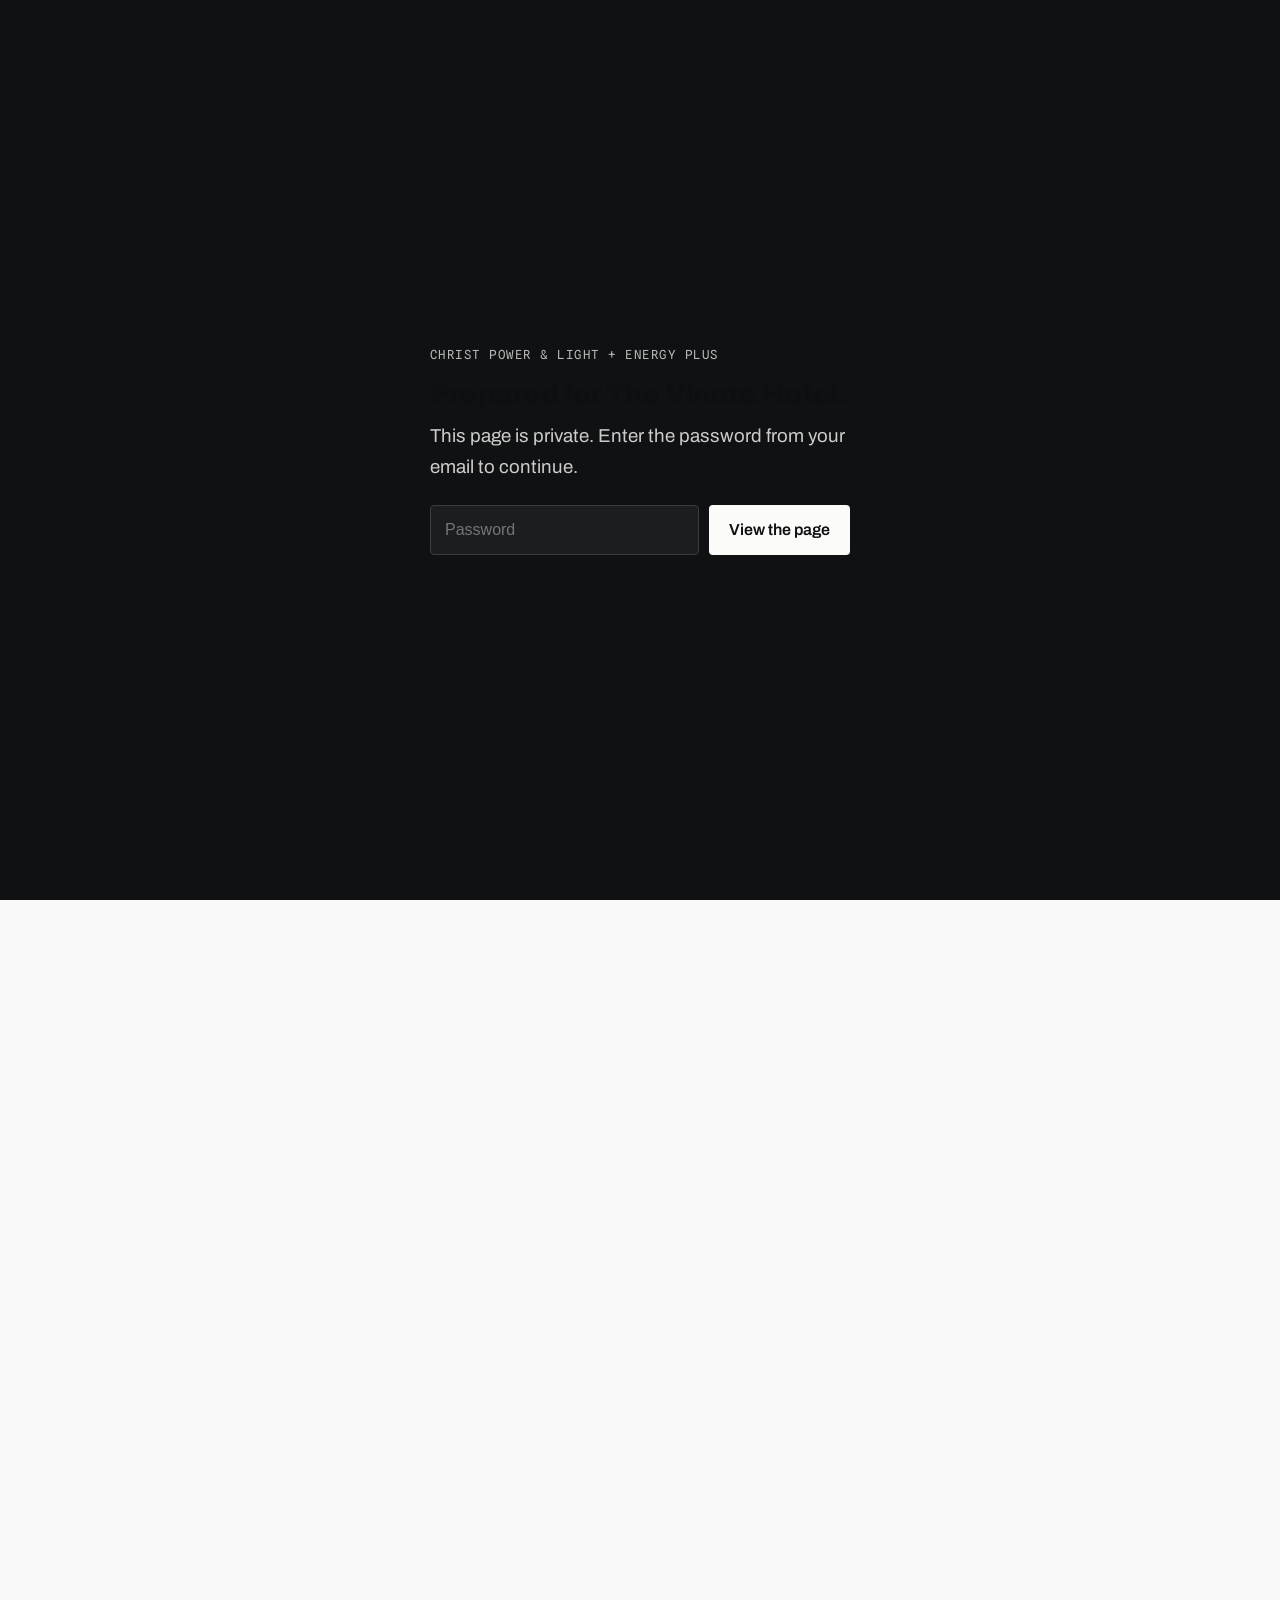
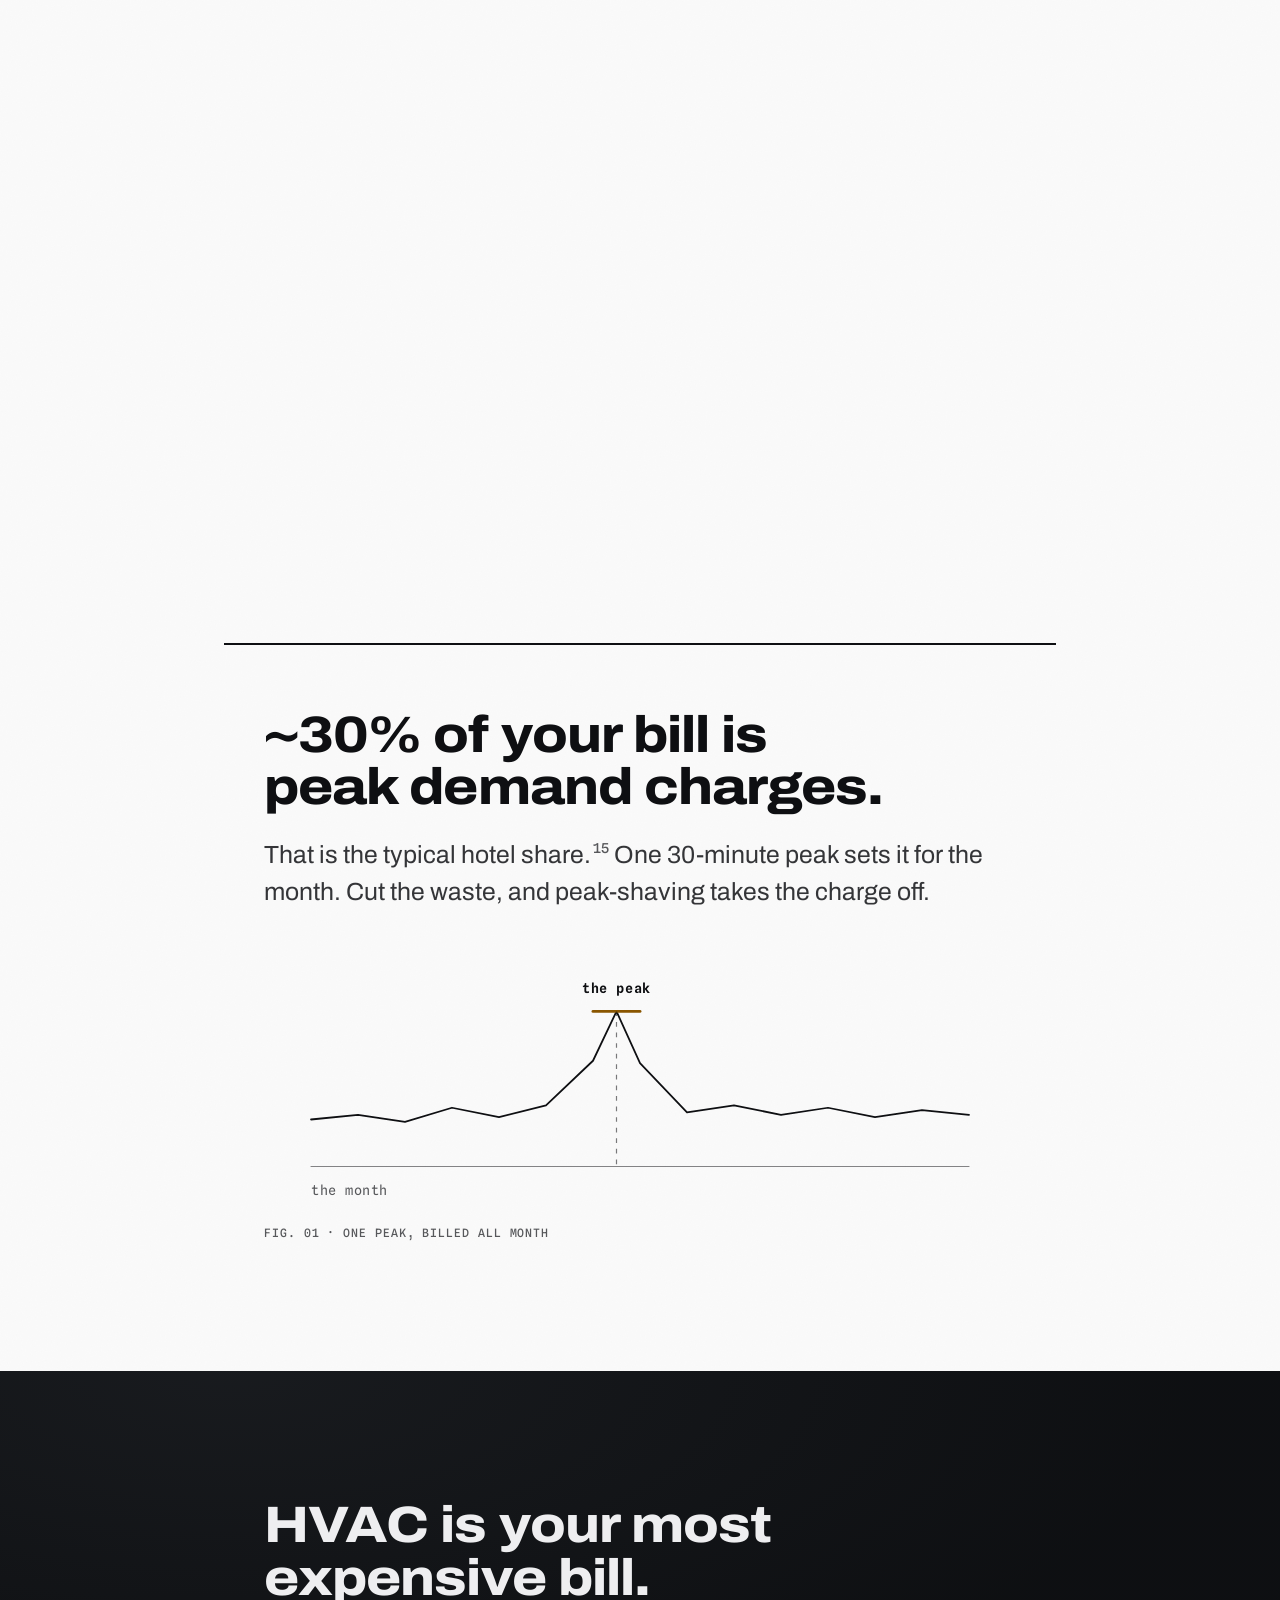
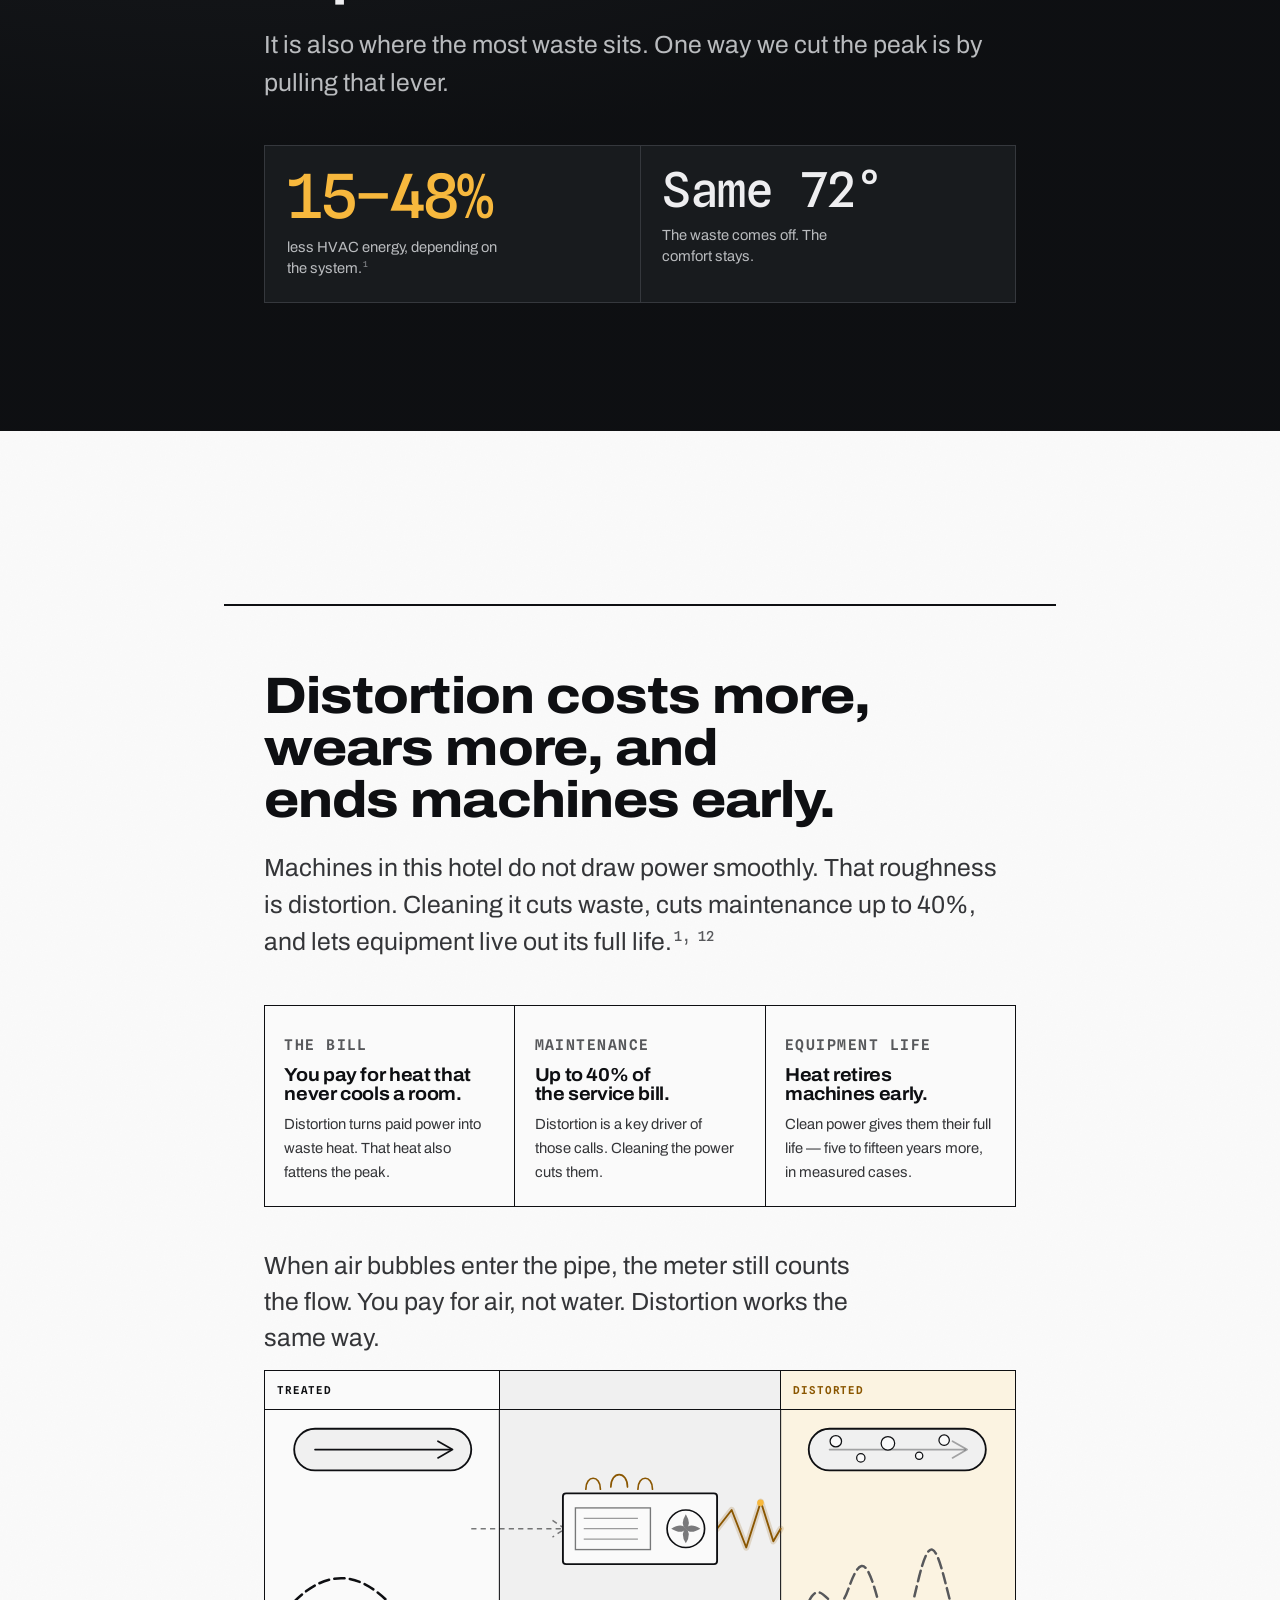
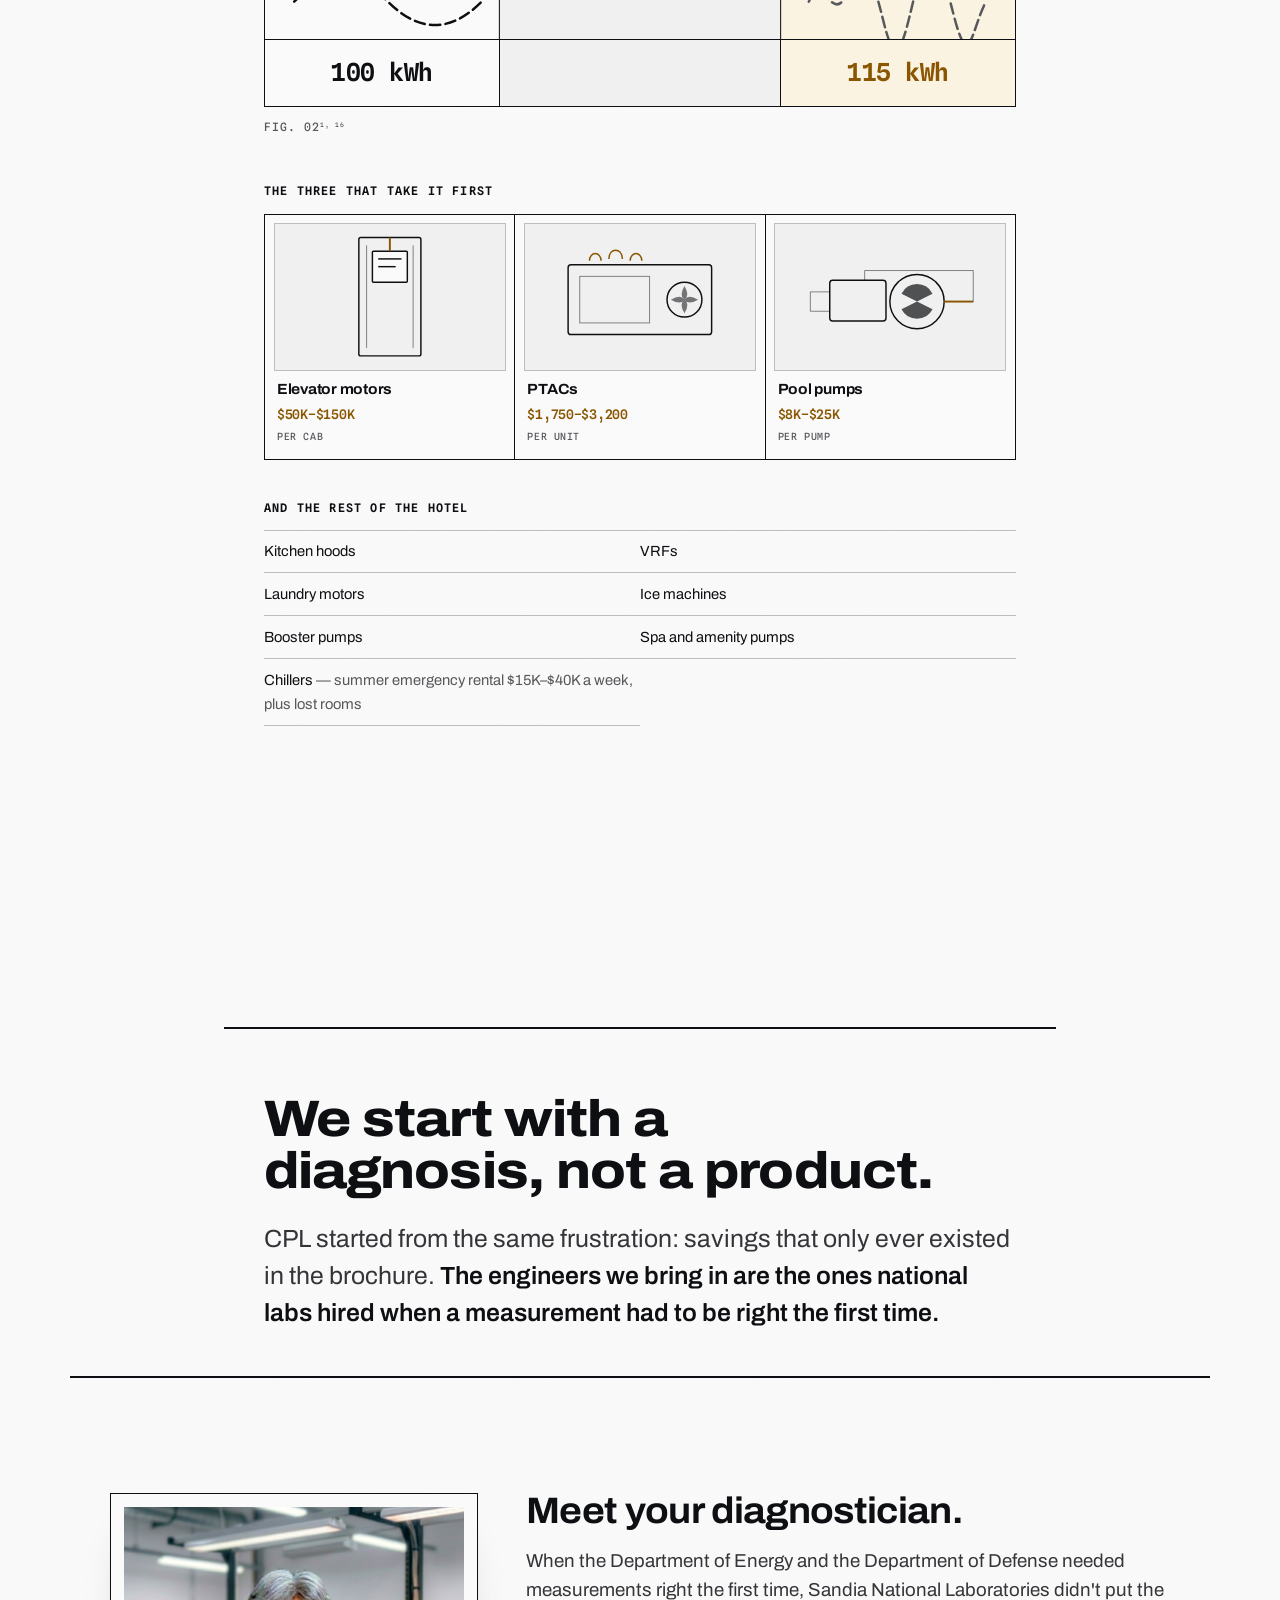
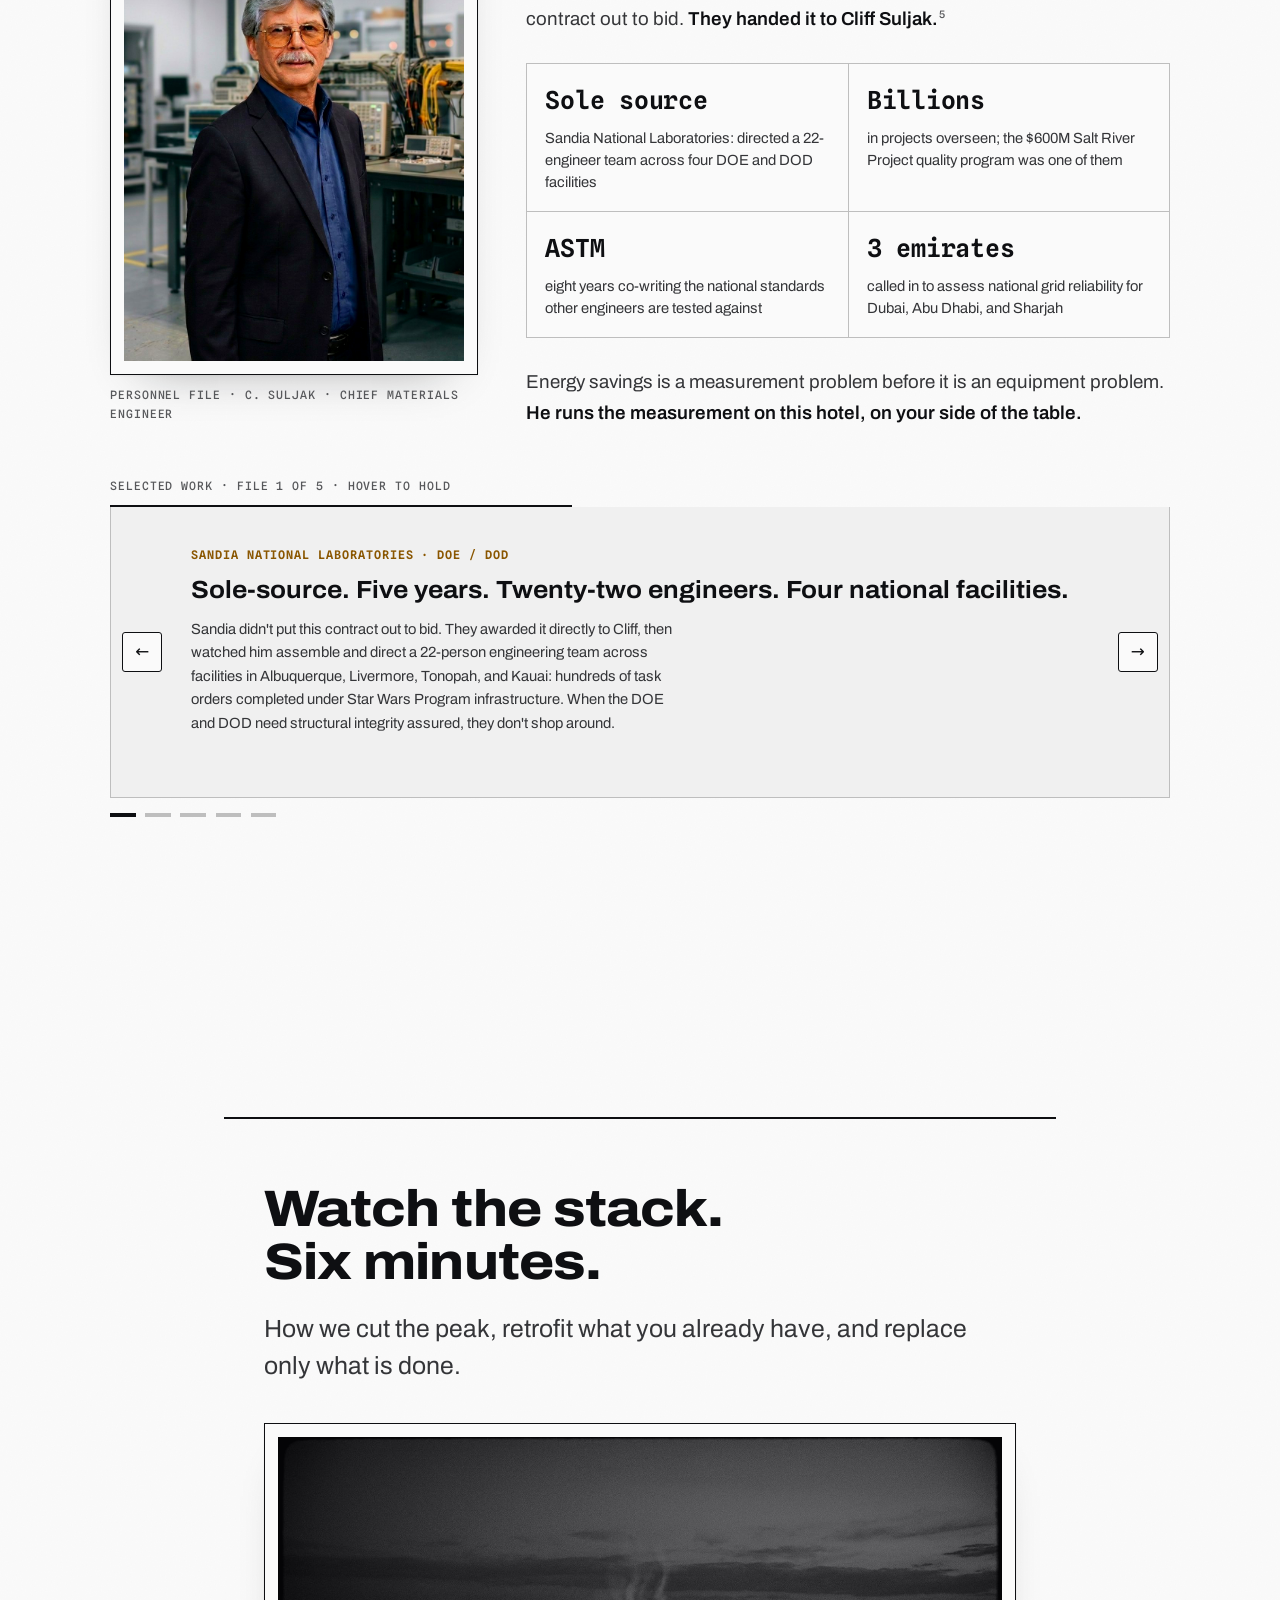
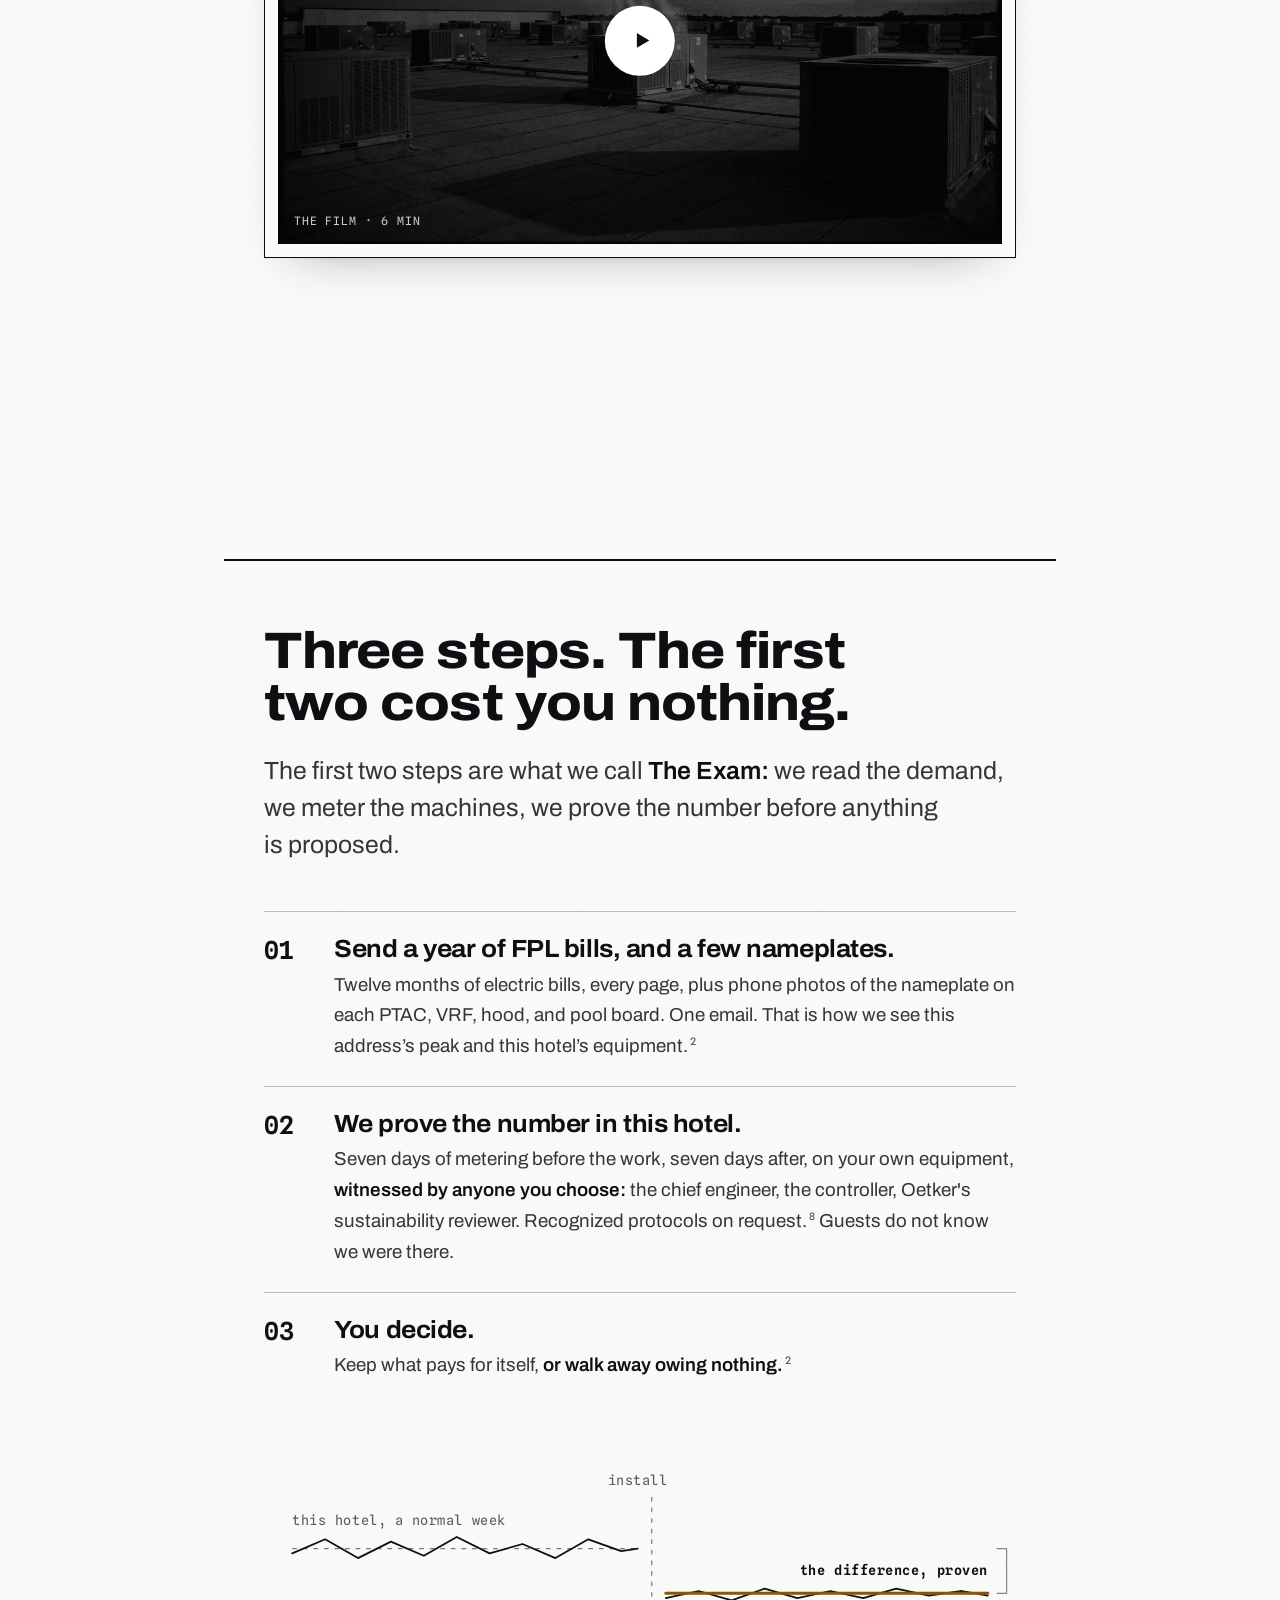
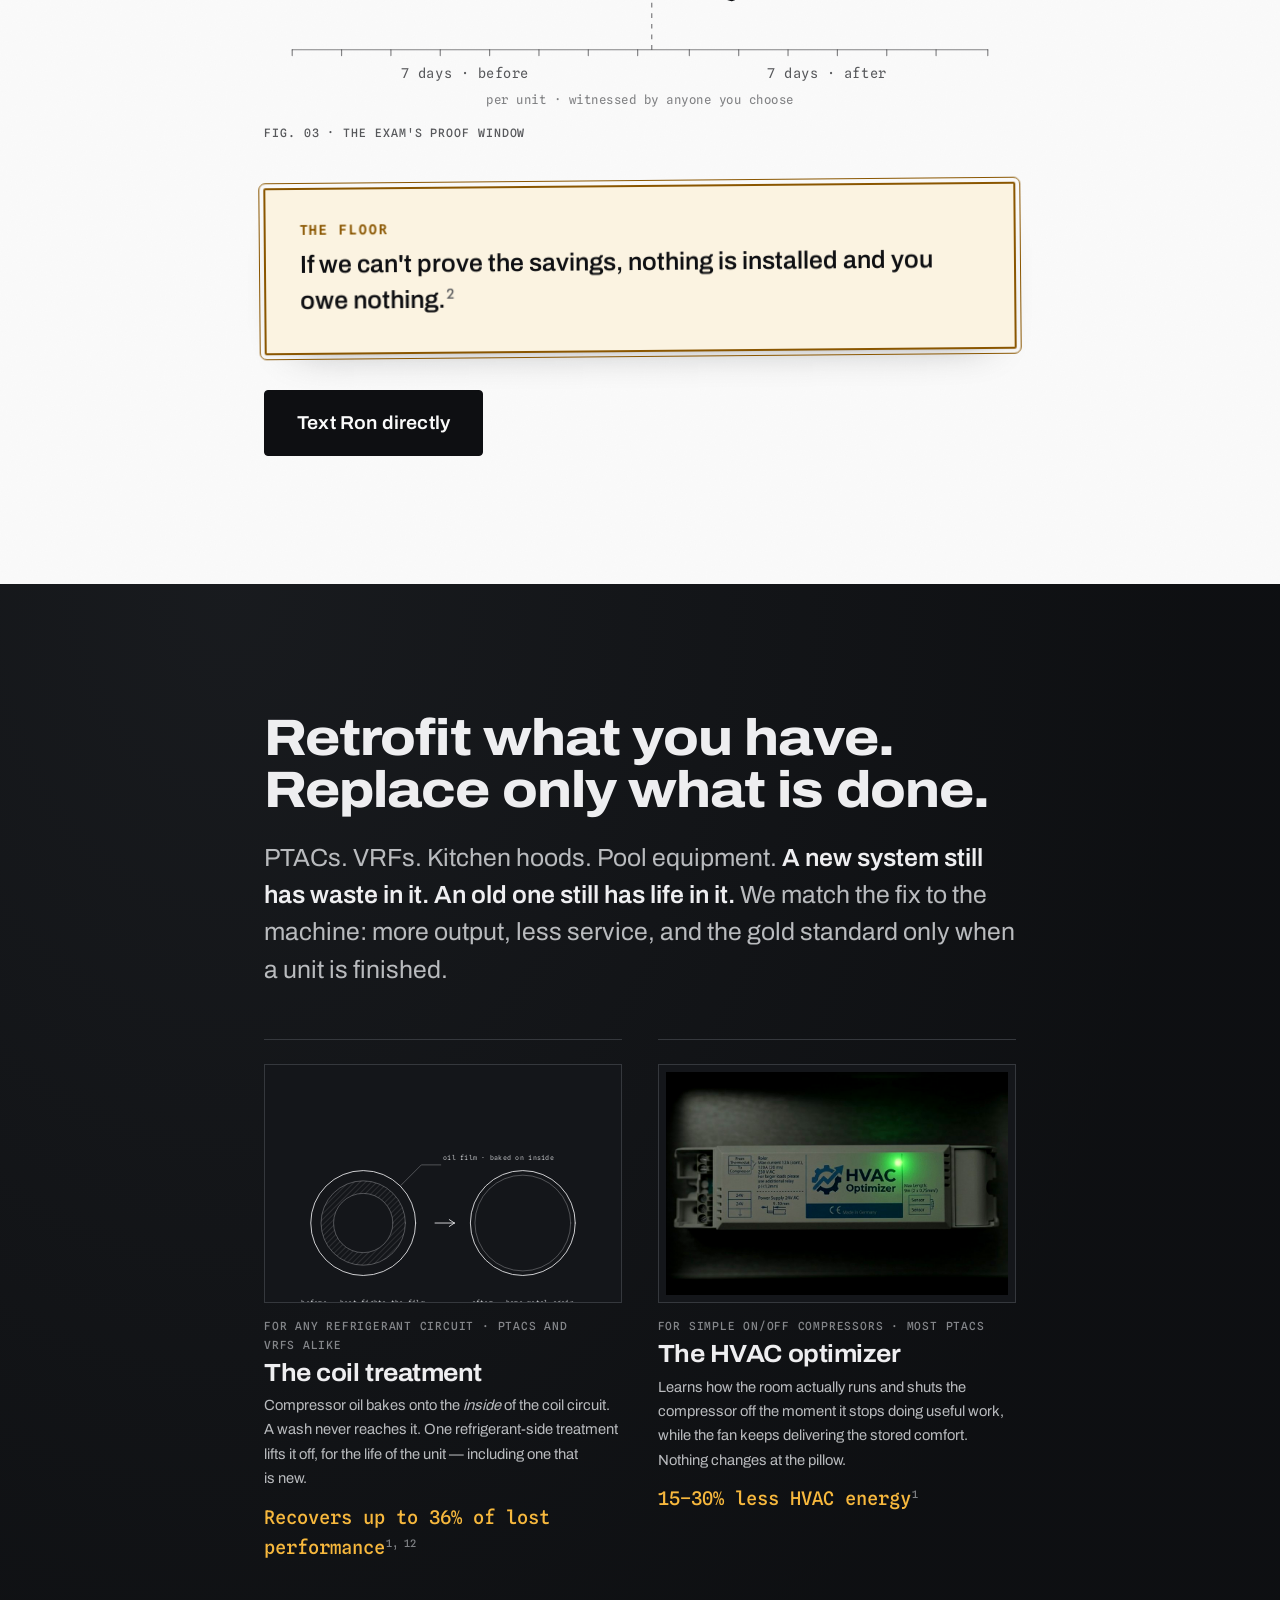
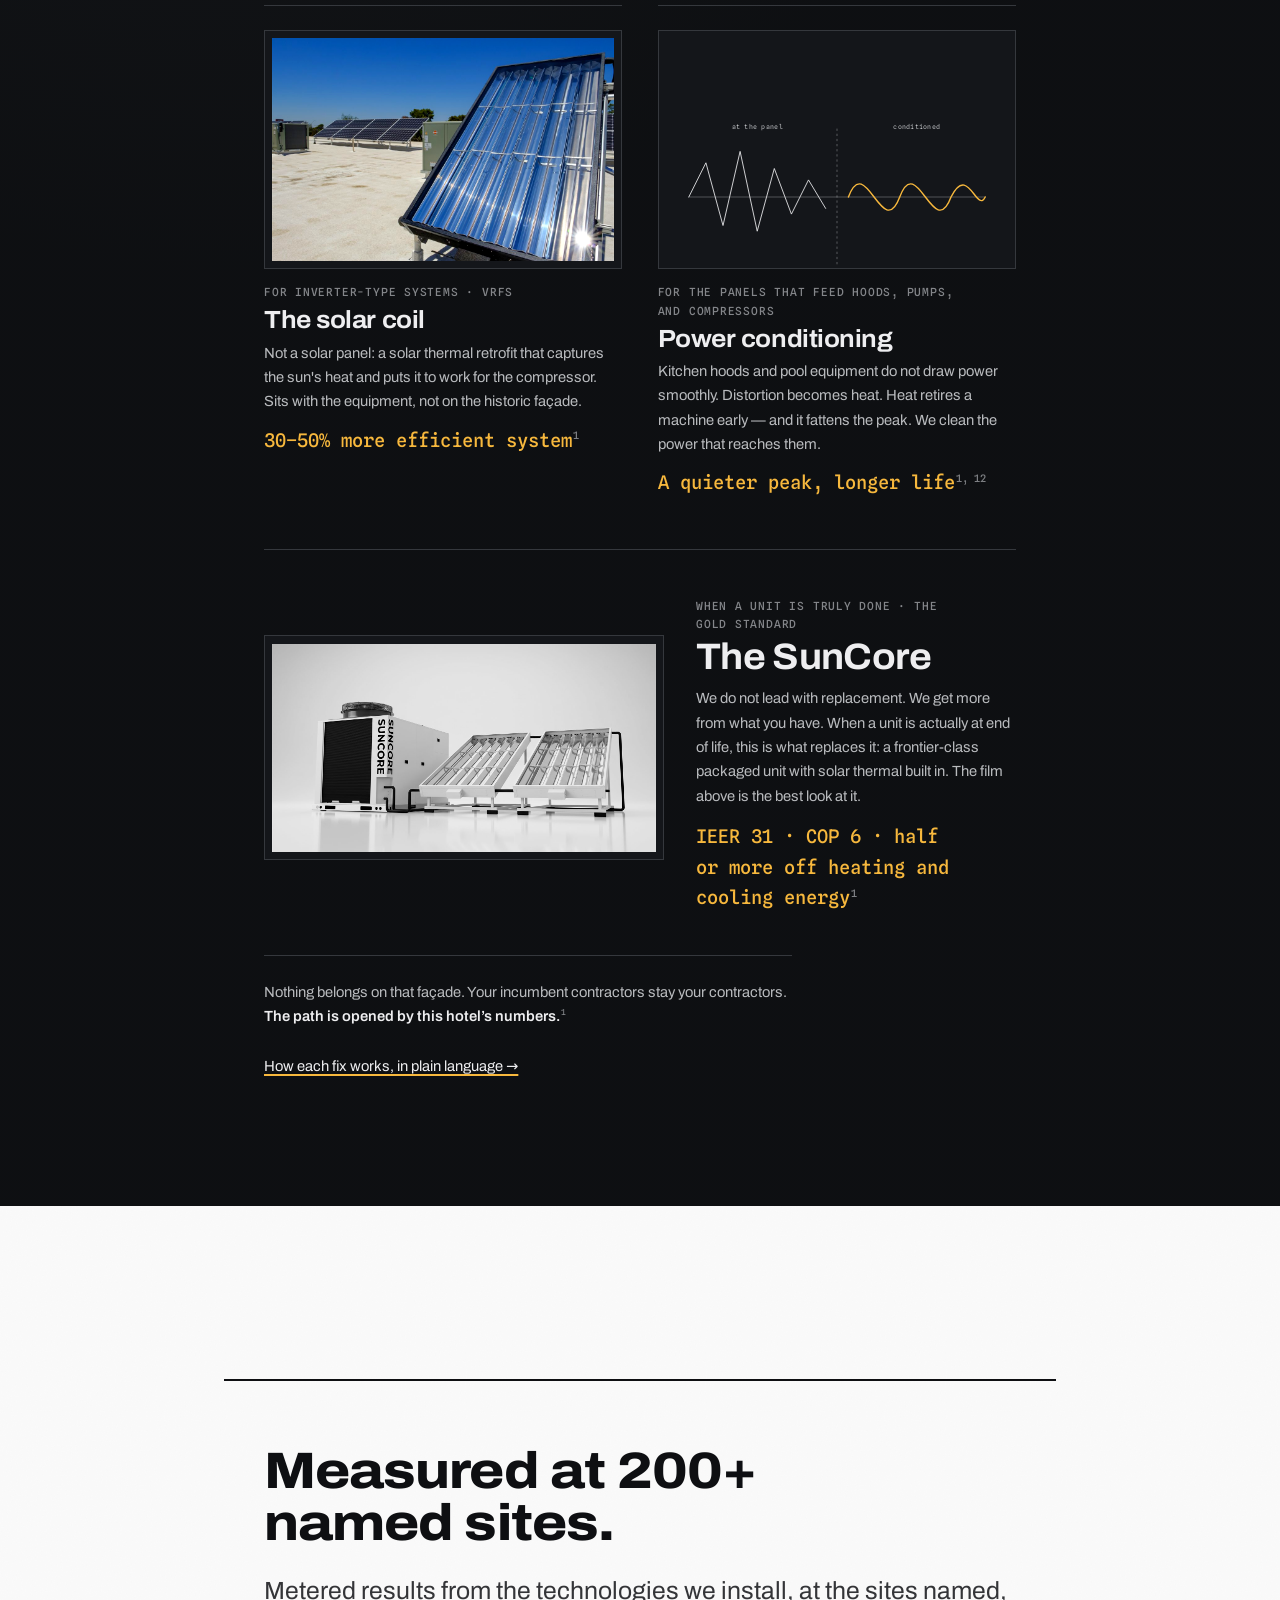
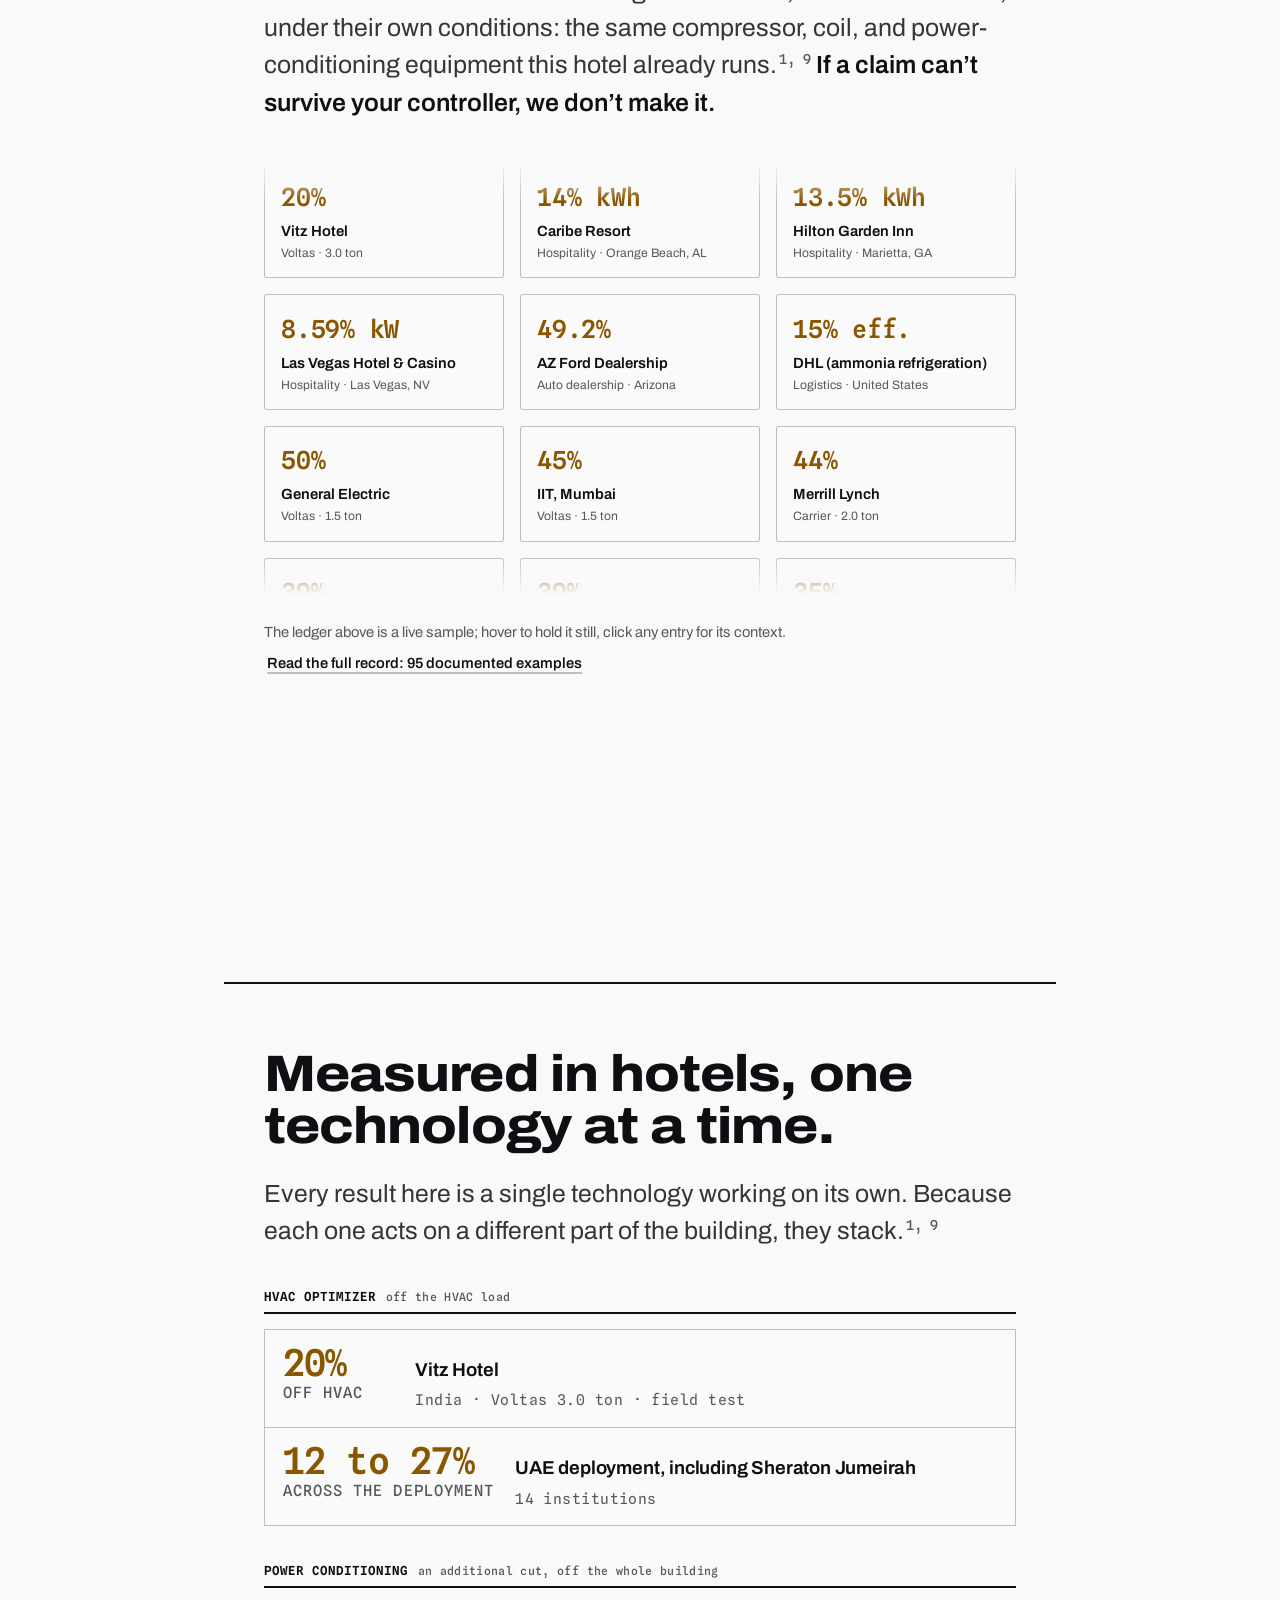
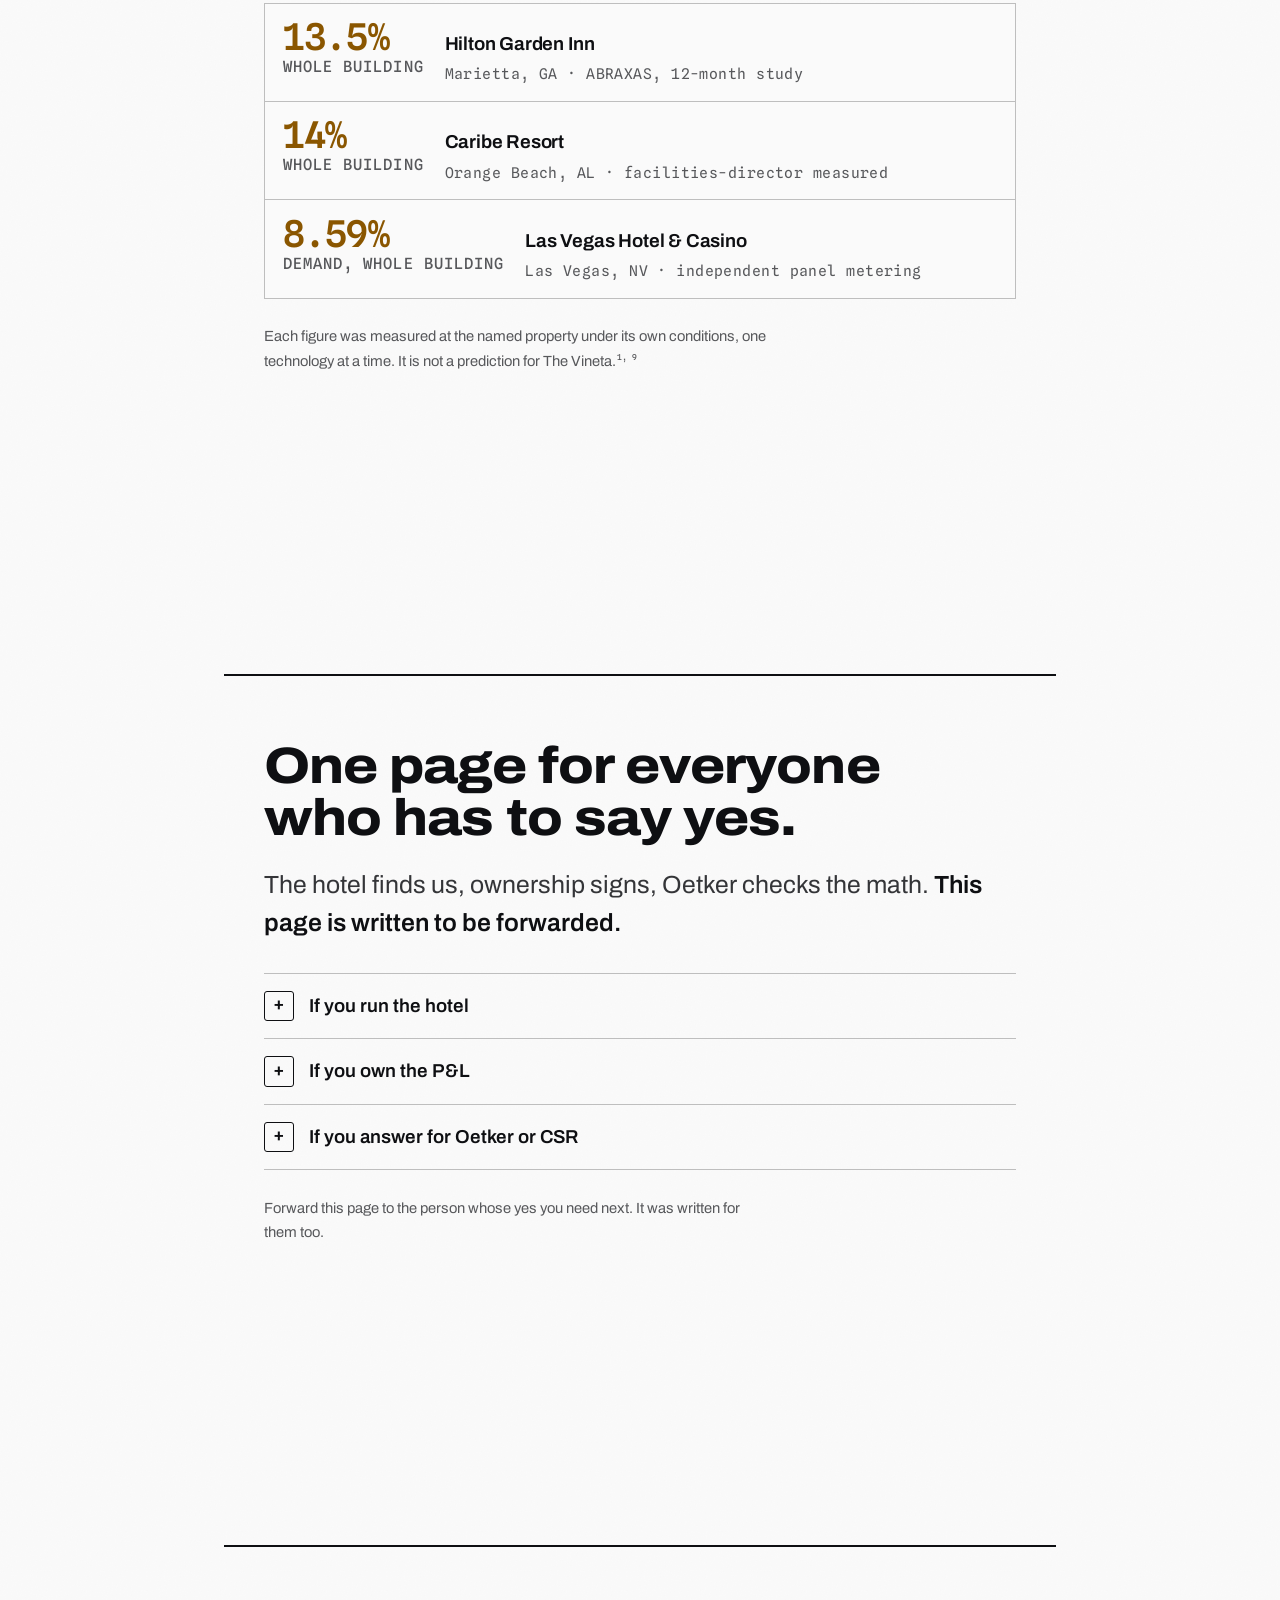
<file: thevineta/index.html>
<!DOCTYPE html>
<html lang="en">
<head>
<meta charset="UTF-8">
<meta name="viewport" content="width=device-width, initial-scale=1.0">
<title>The Vineta Hotel: Prepared by CPL + Energy Plus</title>
<meta name="description" content="FPL bills 363 Cocoanut Row for the worst 30 minutes of the month, then again for HVAC waste. We take both off. Retrofit what you have. Replace only what's done.">
<meta property="og:title" content="The Vineta Hotel: Prepared by CPL + Energy Plus">
<meta property="og:description" content="Peak demand is extra pressure on every bill. HVAC waste is the rest. We take both off.">
<meta property="og:type" content="website">
<meta name="robots" content="noindex, nofollow">
<meta name="color-scheme" content="light">
<meta name="theme-color" content="#fbfbfa">
<link rel="icon" href="assets/img/cpl-logo.png">
<link rel="stylesheet" href="assets/fonts/report-fonts.css">
<link rel="stylesheet" href="assets/site.css">
</head>
<body>
<div id="gate" role="dialog" aria-modal="true" aria-labelledby="gate-h" style="position:fixed;inset:0;z-index:9999;display:flex;align-items:center;justify-content:center;background:#101112;color:#fbfbfa;padding:24px;">
  <div style="max-width:420px;width:100%;">
    <p style="font-family:var(--font-mono,monospace);font-size:0.78rem;letter-spacing:0.12em;text-transform:uppercase;opacity:0.7;margin:0 0 14px;">Christ Power & Light + Energy Plus</p>
    <h1 id="gate-h" style="font-size:1.6rem;line-height:1.25;margin:0 0 10px;">Prepared for The Vineta Hotel.</h1>
    <p style="opacity:0.8;margin:0 0 22px;">This page is private. Enter the password from your email to continue.</p>
    <form id="gate-form" style="display:flex;gap:10px;flex-wrap:wrap;">
      <label for="gate-pw" style="position:absolute;width:1px;height:1px;overflow:hidden;clip:rect(0 0 0 0);">Password</label>
      <input id="gate-pw" type="password" autocomplete="off" placeholder="Password" style="flex:1;min-width:180px;padding:12px 14px;font-size:1rem;background:#1b1d1f;color:#fbfbfa;border:1px solid #3a3d40;border-radius:4px;">
      <button type="submit" style="padding:12px 20px;font-size:1rem;background:#fbfbfa;color:#101112;border:0;border-radius:4px;cursor:pointer;font-weight:600;">View the page</button>
    </form>
    <p id="gate-err" style="display:none;color:#e8a13d;margin:14px 0 0;">That is not it. Check the email from Ron.</p>
  </div>
</div>
<script>
(function(){
  var HASH="8d53a3e3672946bd802cd2037f1d5da8a61081910cb4054a882b905a51550125";
  var gate=document.getElementById("gate");
  function unlock(){ gate.parentNode.removeChild(gate); document.documentElement.style.overflow=""; }
  document.documentElement.style.overflow="hidden";
  try{ if(sessionStorage.getItem("vineta_ok")==="1"){ unlock(); return; } }catch(e){}
  document.getElementById("gate-form").addEventListener("submit",function(ev){
    ev.preventDefault();
    var v=(document.getElementById("gate-pw").value||"").trim().toLowerCase();
    var data=new TextEncoder().encode(v);
    crypto.subtle.digest("SHA-256",data).then(function(buf){
      var hex=Array.prototype.map.call(new Uint8Array(buf),function(b){return b.toString(16).padStart(2,"0");}).join("");
      if(hex===HASH){ try{sessionStorage.setItem("vineta_ok","1");}catch(e){} unlock(); }
      else{ document.getElementById("gate-err").style.display="block"; document.getElementById("gate-pw").select(); }
    });
  });
})();
</script>
<a href="#main" class="skip-link">Skip to content</a>

<header class="head" id="head">
  <div class="wrap head__in">
    <a class="head__mark" href="#top" aria-label="Christ Power and Light, home"><img src="assets/img/cpl-logo.png" alt="CPL" width="104" height="30"></a>
    <nav class="head__nav" aria-label="Primary">
      <a href="#film">The film</a>
      <a href="#plan">The plan</a>
      <a href="#proof">Proof</a>
      <button type="button" class="btn btn--sm" data-book>Text Ron directly</button>
    </nav>
  </div>
</header>

<main id="main">

  <div class="hero-scrolly">
  <section class="hero" id="top" aria-labelledby="hero-h">
    <div class="hero__media" aria-hidden="true">
      <img src="assets/img/hero-vineta.jpg" alt="" loading="eager" fetchpriority="high">
      <div class="hero__scrim"></div>
    </div>
    <div class="wrap hero__in hero__grid">
      <div class="hero__copy">
        <p style="font-family:var(--font-mono);font-size:0.78rem;letter-spacing:0.12em;text-transform:uppercase;color:var(--panel-body);margin-bottom:0.7rem;">Prepared for The Vineta Hotel &middot; Palm Beach</p>
        <h1 id="hero-h">Cut the peak. Cut the waste.</h1>
        <p class="hero__lede">About 30% of a hotel bill is peak demand.<sup class="fn"><a href="#notes" aria-label="See note 15">15</a></sup> Much of that comes from HVAC energy waste that never cools a room. We take both off.</p>
        <div class="cta" data-cta>
          <button type="button" class="btn btn--lg" data-book>Text Ron directly</button>
        </div>
        <div class="sms" role="group" aria-label="Text Ron">
          <p class="sms__to">Text Ron &middot; (561) 410-4253</p>
          <div class="sms__desk">
            <img class="sms__qr" src="assets/img/text-ron-qr.png" alt="Scan to open a ready-to-send text to Ron" width="140" height="140" loading="lazy">
            <p class="sms__hint">Scan the code with your phone to open a ready-to-send text. Prefer email? <a href="mailto:ron@cpl.vision?subject=The%20Vineta%20Hotel%20energy%20review&body=Hi%20Ron%2C%20following%20up%20on%20the%20energy%20review%20prepared%20for%20The%20Vineta.%20What%20are%20next%20steps%20for%20the%20Exam%3F">ron@cpl.vision</a></p>
          </div>
        </div>
      </div>
      <figure class="bill">
        <svg viewBox="0 0 460 592" role="img" aria-labelledby="bill-t">
          <title id="bill-t">How FPL bills a Palm Beach hotel: peak demand is typically about 30% of the bill, set by the single worst 30 minutes of the month, and the energy charge is mostly HVAC. Both lines come off.</title>
          <rect class="paper" x="14" y="8" width="432" height="576"/>
          <text class="bt" x="40" y="56">FPL COMMERCIAL ELECTRIC SERVICE</text>
          <text class="meta" x="40" y="74">363 COCOANUT ROW &middot; PALM BEACH</text>
          <rect class="tag" x="344" y="40" width="76" height="22"/>
          <text class="meta" x="382" y="54.5" text-anchor="middle">GSD-1</text>
          <line class="rule" x1="40" y1="92" x2="420" y2="92"/>
          <text class="meta" x="40" y="114">THE VINETA HOTEL</text>
          <text class="meta" x="286" y="114">FPL TERRITORY</text>
          <text class="meta" x="40" y="132">HOW THIS ADDRESS IS BILLED</text>
          <text class="meta" x="286" y="132">RATE &middot; GSD-1</text>
          <line class="rule" x1="40" y1="150" x2="420" y2="150"/>
          <text class="row" x="40" y="180">Customer charge</text>
          <text class="amt" x="420" y="180" text-anchor="end">33.71</text>
          <text class="row" x="40" y="212">Energy charge &middot; HVAC, kitchen, pool</text>
          <text class="amt" x="420" y="212" text-anchor="end">the load</text>
          <text class="row" x="40" y="268">Fuel and riders</text>
          <text class="amt" x="420" y="268" text-anchor="end">&mdash;</text>
          <text class="row" x="40" y="300">Demand charge &middot; ~30% of the bill</text>
          <text class="amt" x="420" y="300" text-anchor="end">the peak</text>
          <text class="row" x="40" y="360">Capacity + storm, also per kW</text>
          <text class="amt" x="420" y="360" text-anchor="end">more peak</text>
          <text class="row" x="40" y="392">Taxes</text>
          <text class="amt" x="420" y="392" text-anchor="end">&mdash;</text>
          <line class="rule rule--ink" x1="40" y1="416" x2="420" y2="416"/>
          <text class="bt" x="40" y="448">TWO LINES TO CUT</text>
          <text class="amt amt--total" x="420" y="449" text-anchor="end">demand + waste</text>
          <line class="rule" x1="40" y1="472" x2="420" y2="472"/>
          <text class="meta" x="40" y="496">TYPICAL HOTEL SHARE &middot; ONE 30-MINUTE PEAK</text>
          <rect class="fine" x="40" y="570" width="196" height="3"/>
          <path class="mk" pathLength="1" style="--d:0" d="M336 221 C 358 226, 398 223, 423 219"/>
          <path class="mk" pathLength="1" style="--d:0" d="M196 233 C 248 240, 296 233, 328 224 M328 224 l -8.5 -1.5 M328 224 l -3.5 7.5"/>
          <text class="mk-t" x="40" y="234" style="--d:0" transform="rotate(-2 40 234)">HVAC IS MOST OF THIS. EVEN A</text>
          <text class="mk-t" x="40" y="248" style="--d:0" transform="rotate(-2 40 248)">NEW SYSTEM LEAVES WASTE.</text>
          <path class="mk" pathLength="1" style="--d:1" d="M352 296 C 350 281, 428 279, 430 294 C 432 310, 353 313, 351 298 C 350 287, 370 283, 392 282"/>
          <path class="mk" pathLength="1" style="--d:1" d="M282 322 C 310 320, 332 314, 347 306 M347 306 l -8.5 0.5 M347 306 l -4.5 7"/>
          <text class="mk-t" x="40" y="326" style="--d:1" transform="rotate(-2 40 326)">ONE 30-MINUTE PEAK. ROOMS,</text>
          <text class="mk-t" x="40" y="340" style="--d:1" transform="rotate(-2 40 340)">KITCHEN, POOL &mdash; ALL AT ONCE.</text>
          <path class="mk" pathLength="1" style="--d:2" d="M330 461 C 356 467, 396 464, 424 459"/>
          <path class="mk" pathLength="1" style="--d:2" d="M244 524 C 296 522, 346 500, 370 472 M370 472 l -9 1.5 M370 472 l -1.5 9"/>
          <text class="mk-t mk-t--big" x="40" y="522" style="--d:2" transform="rotate(-1.5 40 522)">TAKE THE PEAK OFF.</text>
          <text class="mk-t mk-t--big" x="40" y="546" style="--d:2" transform="rotate(-1.5 40 546)">THEN TAKE THE WASTE OFF.</text>
        </svg>
        <figcaption class="bill__cap">Exhibit A &middot; ~30% of a hotel bill &middot; the peak<sup class="fn"><a href="#notes" aria-label="See note 15">15</a></sup></figcaption>
      </figure>
    </div>
    <div class="scrollcue" aria-hidden="true"><span></span>scroll</div>
  </section>
  </div>

  <section class="beat beat--rule" id="problem" aria-labelledby="problem-h">
    <div class="wrap beat__narrow">
      <h2 id="problem-h">~30% of your bill is peak demand charges.</h2>
      <p class="lead">That is the typical hotel share.<sup class="fn"><a href="#notes" aria-label="See note 15">15</a></sup> One 30-minute peak sets it for the month. Cut the waste, and peak-shaving takes the charge off.</p>
      <figure class="fig" aria-label="Diagram: one 30-minute peak sets the demand charge for the entire month">
        <svg viewBox="0 0 640 220" role="img" aria-hidden="true">
          <line class="d soft" pathLength="1" style="--d:0" x1="40" y1="180" x2="600" y2="180"/>
          <path class="d" pathLength="1" style="--d:1" d="M40 140 L80 136 L120 142 L160 130 L200 138 L240 128 L280 90 L300 48 L320 92 L360 134 L400 128 L440 136 L480 130 L520 138 L560 132 L600 136"/>
          <line class="d amber" pathLength="1" style="--d:2" x1="280" y1="48" x2="320" y2="48"/>
          <line class="dash fade" x1="300" y1="48" x2="300" y2="180"/>
          <text class="lbl lbl--ink" x="300" y="32" text-anchor="middle">the peak</text>
          <text class="lbl" x="40" y="204">the month</text>
        </svg>
        <figcaption>Fig. 01 &middot; One peak, billed all month</figcaption>
      </figure>
    </div>
  </section>

  <section class="beat beat--dark" id="money" aria-labelledby="money-h">
    <div class="wrap beat__narrow">
      <h2 id="money-h">HVAC is your most expensive bill.</h2>
      <p class="lead lead--dark">It is also where the most waste sits. One way we cut the peak is by pulling that lever.</p>
      <div class="pair" role="list">
        <article role="listitem">
          <p class="pair__fig">15&ndash;48%</p>
          <p class="pair__label">less HVAC energy, depending on the system.<sup class="fn"><a href="#notes" aria-label="See note 1">1</a></sup></p>
        </article>
        <article role="listitem">
          <p class="pair__fig pair__fig--ink">Same 72&deg;</p>
          <p class="pair__label">The waste comes off. The comfort stays.</p>
        </article>
      </div>
    </div>
  </section>

  <section class="beat beat--rule" id="distort" aria-labelledby="distort-h">
    <div class="wrap beat__narrow">
      <h2 id="distort-h">Distortion costs more, wears more, and ends machines early.</h2>
      <p class="lead">Machines in this hotel do not draw power smoothly. That roughness is distortion. Cleaning it cuts waste, cuts maintenance up to 40%, and lets equipment live out its full life.<sup class="fn"><a href="#notes" aria-label="See notes 1 and 12">1, 12</a></sup></p>
      <div class="tri" role="list">
        <article role="listitem">
          <p class="tri__kicker">The bill</p>
          <h3>You pay for heat that never cools a room.</h3>
          <p>Distortion turns paid power into waste heat. That heat also fattens the peak.</p>
        </article>
        <article role="listitem">
          <p class="tri__kicker">Maintenance</p>
          <h3>Up to 40% of the service bill.</h3>
          <p>Distortion is a key driver of those calls. Cleaning the power cuts them.</p>
        </article>
        <article role="listitem">
          <p class="tri__kicker">Equipment life</p>
          <h3>Heat retires machines early.</h3>
          <p>Clean power gives them their full life &mdash; five to fifteen years more, in measured cases.</p>
        </article>
      </div>

      <p class="analog__lede">When air bubbles enter the pipe, the meter still counts the flow. You pay for air, not water. Distortion works the same way.</p>
      <figure class="analog" aria-label="Treated power on the left, a PTAC in the middle, distorted power on the right. The meter reads 100 kilowatt-hours on the left and 115 on the right.">
        <div class="analog__board">
          <div class="analog__head">
            <p class="analog__cap">Treated</p>
            <p class="analog__cap analog__cap--mid" aria-hidden="true"></p>
            <p class="analog__cap analog__cap--hot">Distorted</p>
          </div>
          <svg class="analog__svg" viewBox="0 0 720 220" aria-hidden="true">
            <rect class="a-wash a-wash--mid" x="225" y="0" width="270" height="220"/>
            <rect class="a-wash a-wash--hot" x="495" y="0" width="225" height="220"/>
            <line class="a-rule" x1="225" y1="0" x2="225" y2="220"/>
            <line class="a-rule" x1="495" y1="0" x2="495" y2="220"/>

            <rect class="a-pipe" x="28" y="18" width="170" height="40" rx="20"/>
            <line class="a-flow" x1="48" y1="38" x2="178" y2="38"/>
            <polyline class="a-flow" points="166,30 180,38 166,46"/>

            <rect class="a-pipe" x="522" y="18" width="170" height="40" rx="20"/>
            <line class="a-flow a-flow--faint" x1="542" y1="38" x2="672" y2="38"/>
            <polyline class="a-flow a-flow--faint" points="660,30 674,38 660,46"/>
            <circle class="a-blob b0" cx="548" cy="30" r="5.5"/>
            <circle class="a-blob b1" cx="572" cy="46" r="4"/>
            <circle class="a-blob b2" cx="598" cy="32" r="6.5"/>
            <circle class="a-blob b3" cx="628" cy="44" r="3.5"/>
            <circle class="a-blob b0" cx="652" cy="29" r="5"/>

            <path class="a-wave a-wave--clean" d="M28 184 C 58 154, 88 154, 118 184 S 178 214, 208 184"/>
            <path class="a-wave a-wave--dirty" d="M522 184 C 536 154, 546 212, 560 172 S 580 148, 594 204 S 614 216, 628 160 S 648 148, 662 200 S 678 212, 692 184"/>

            <line class="a-in" x1="198" y1="114" x2="286" y2="114"/>
            <polyline class="a-in" points="276,106 288,114 276,122"/>

            <path class="a-out-glow" d="M434 114 L448 96 L462 132 L476 88 L488 126 L495 114"/>
            <path class="a-out" d="M434 114 L448 96 L462 132 L476 88 L488 126 L495 114"/>
            <circle class="a-spark" r="3.2">
              <animateMotion dur="2.4s" repeatCount="indefinite" path="M434 114 L448 96 L462 132 L476 88 L488 126 L495 114"/>
            </circle>

            <g class="a-ptac" transform="translate(360 114)">
              <rect class="a-ptac-body" x="-74" y="-34" width="148" height="68" rx="3"/>
              <rect class="a-ptac-vent" x="-62" y="-20" width="72" height="40"/>
              <line class="a-ptac-slat" x1="-54" y1="-10" x2="-2" y2="-10"/>
              <line class="a-ptac-slat" x1="-54" y1="0" x2="-2" y2="0"/>
              <line class="a-ptac-slat" x1="-54" y1="10" x2="-2" y2="10"/>
              <g transform="translate(44 0)">
                <g class="a-fan">
                  <circle r="18"/>
                  <path d="M0 -14 Q6 -4 0 0 Q-6 -4 0 -14 M0 14 Q6 4 0 0 Q-6 4 0 14 M-14 0 Q-4 6 0 0 Q-4 -6 -14 0 M14 0 Q4 6 0 0 Q4 -6 14 0"/>
                </g>
              </g>
              <path class="a-heat" d="M-52 -38 C-52 -52, -38 -52, -38 -38"/>
              <path class="a-heat" d="M-28 -40 C-28 -56, -12 -56, -12 -40"/>
              <path class="a-heat" d="M-2 -38 C-2 -52, 12 -52, 12 -38"/>
            </g>
          </svg>
          <div class="analog__foot">
            <div class="analog__meter">
              <p class="analog__kwh">100 kWh</p>
            </div>
            <div class="analog__meter analog__meter--mid" aria-hidden="true"></div>
            <div class="analog__meter analog__meter--hot">
              <p class="analog__kwh">115 kWh</p>
            </div>
          </div>
        </div>
        <figcaption>Fig. 02<sup class="fn"><a href="#notes" aria-label="See notes 1 and 16">1, 16</a></sup></figcaption>
      </figure>

      <p class="hurt__kicker">The three that take it first</p>
      <ul class="hurt">
        <li>
          <div class="hurt__stage" aria-hidden="true">
            <svg class="hurt__svg hurt__svg--lift" viewBox="0 0 220 150">
              <rect class="d" x="78" y="14" width="64" height="122" rx="2"/>
              <line class="d soft" x1="86" y1="22" x2="86" y2="128"/>
              <line class="d soft" x1="134" y1="22" x2="134" y2="128"/>
              <g class="cab">
                <rect x="92" y="28" width="36" height="32" rx="1"/>
                <line x1="98" y1="36" x2="122" y2="36"/>
                <line x1="98" y1="44" x2="116" y2="44"/>
              </g>
              <line class="d amber" x1="110" y1="14" x2="110" y2="28"/>
            </svg>
          </div>
          <h3>Elevator motors</h3>
          <p class="hurt__cost">$50K&ndash;$150K <span>per cab</span></p>
        </li>
        <li>
          <div class="hurt__stage" aria-hidden="true">
            <svg class="hurt__svg hurt__svg--ptac" viewBox="0 0 220 150">
              <rect class="d" x="36" y="42" width="148" height="72" rx="3"/>
              <rect class="d soft" x="48" y="54" width="72" height="48"/>
              <g transform="translate(156 78)">
                <g class="fan">
                  <circle r="18" fill="none" stroke="currentColor" stroke-width="1.5"/>
                  <path d="M0 -14 Q6 -4 0 0 Q-6 -4 0 -14 M0 14 Q6 4 0 0 Q-6 4 0 14 M-14 0 Q-4 6 0 0 Q-4 -6 -14 0 M14 0 Q4 6 0 0 Q4 -6 14 0"/>
                </g>
              </g>
              <path class="heat" d="M58 38 C58 28, 70 28, 70 38"/>
              <path class="heat" d="M78 36 C78 24, 92 24, 92 36"/>
              <path class="heat" d="M100 38 C100 28, 112 28, 112 38"/>
            </svg>
          </div>
          <h3>PTACs</h3>
          <p class="hurt__cost">$1,750&ndash;$3,200 <span>per unit</span></p>
        </li>
        <li>
          <div class="hurt__stage" aria-hidden="true">
            <svg class="hurt__svg hurt__svg--pump" viewBox="0 0 220 150">
              <rect class="d" x="48" y="58" width="58" height="42" rx="3"/>
              <circle class="d" cx="138" cy="80" r="28"/>
              <g transform="translate(138 80)">
                <g class="imp">
                  <path d="M0 0 L0 -18 A18 18 0 0 1 16 -8 Z M0 0 L16 8 A18 18 0 0 1 -16 8 Z M0 0 L-16 -8 A18 18 0 0 1 0 -18 Z"/>
                </g>
              </g>
              <path class="d soft" d="M48 70 H28 V90 H48"/>
              <path class="d amber" d="M166 80 H196"/>
              <path class="d soft" d="M196 80 V48 H84 V58"/>
            </svg>
          </div>
          <h3>Pool pumps</h3>
          <p class="hurt__cost">$8K&ndash;$25K <span>per pump</span></p>
        </li>
      </ul>
      <div class="also">
        <p class="also__h">And the rest of the hotel</p>
        <ul>
          <li>Kitchen hoods</li>
          <li>VRFs</li>
          <li>Laundry motors</li>
          <li>Ice machines</li>
          <li>Booster pumps</li>
          <li>Spa and amenity pumps</li>
          <li>Chillers <span>&mdash; summer emergency rental $15K&ndash;$40K a week, plus lost rooms</span></li>
        </ul>
      </div>
    </div>
  </section>

  <section class="beat beat--rule" id="guide" aria-labelledby="guide-h">
    <div class="wrap beat__narrow">
      <h2 id="guide-h">We start with a diagnosis, not a product.</h2>
      <p class="lead">CPL started from the same frustration: savings that only ever existed in the brochure. <strong>The engineers we bring in are the ones national labs hired when a measurement had to be right the first time.</strong></p>
    </div>
    <div class="wrap">
      <div class="dossier">
        <figure class="dossier__photo">
          <div class="plate__frame plate__frame--portrait"><img class="js-reveal" src="assets/img/cliff-lab.jpg" alt="Cliff Suljak, Chief Materials Engineer, standing in a materials testing laboratory" loading="lazy"></div>
          <figcaption class="dossier__cap">Personnel file &middot; C. Suljak &middot; Chief Materials Engineer</figcaption>
        </figure>
        <div class="dossier__body">
          <h3 class="dossier__title">Meet your diagnostician.</h3>
          <p class="dossier__lede">When the Department of Energy and the Department of Defense needed measurements right the first time, Sandia National Laboratories didn't put the contract out to bid. <strong>They handed it to Cliff Suljak.</strong><sup class="fn"><a href="#notes" aria-label="See note 5">5</a></sup></p>
          <ul class="creds" aria-label="Career credentials">
            <li><span class="creds__fig">Sole source</span><span class="creds__desc">Sandia National Laboratories: directed a 22-engineer team across four DOE and DOD facilities</span></li>
            <li><span class="creds__fig">Billions</span><span class="creds__desc">in projects overseen; the $600M Salt River Project quality program was one of them</span></li>
            <li><span class="creds__fig">ASTM</span><span class="creds__desc">eight years co-writing the national standards other engineers are tested against</span></li>
            <li><span class="creds__fig">3 emirates</span><span class="creds__desc">called in to assess national grid reliability for Dubai, Abu Dhabi, and Sharjah</span></li>
          </ul>
          <p class="dossier__why">Energy savings is a measurement problem before it is an equipment problem. <strong>He runs the measurement on this hotel, on your side of the table.</strong></p>
        </div>
      </div>
      <div class="workfile" data-workfile>
        <p class="workfile__label">Selected work &middot; file <span data-wf-n>1</span> of 5 &middot; hover to hold</p>
        <div class="workfile__view">
          <div class="workfile__track" data-wf-track>
            <article class="workfile__card">
              <p class="workfile__tag">Sandia National Laboratories &middot; DOE / DOD</p>
              <h4>Sole-source. Five years. Twenty-two engineers. Four national facilities.</h4>
              <p>Sandia didn't put this contract out to bid. They awarded it directly to Cliff, then watched him assemble and direct a 22-person engineering team across facilities in Albuquerque, Livermore, Tonopah, and Kauai: hundreds of task orders completed under Star Wars Program infrastructure. When the DOE and DOD need structural integrity assured, they don't shop around.</p>
            </article>
            <article class="workfile__card">
              <p class="workfile__tag">Salt River Project &middot; Arizona</p>
              <h4>He built the quality control system from scratch. The industry copied it.</h4>
              <p>As Manager of the Materials and Quality Services Division, Cliff created a complete quality control infrastructure for one of the Southwest's largest utilities: metallurgical lab, nondestructive testing, failure analysis, predictive vibration monitoring. The innovations he introduced on the $600M program were later adopted by utilities across the country.</p>
            </article>
            <article class="workfile__card">
              <p class="workfile__tag">York International &middot; Los Angeles County Courts</p>
              <h4>Northridge earthquake. County engineers on the other side. He won.</h4>
              <p>After the Northridge earthquake threatened the world's largest thermal storage system at the LA County Courts facility, York International hired Cliff on a sole-source basis to fix it. He performed the seismic stability analysis, delivered litigation testimony against the county's own engineers and consultants, and prevailed. Then he designed, fabricated, and personally oversaw installation of the custom seismic restraint system.</p>
            </article>
            <article class="workfile__card">
              <p class="workfile__tag">UAE National Power Grid &middot; Dubai &middot; Abu Dhabi &middot; Sharjah</p>
              <h4>Three emirates. One grid. They called him in to assess all of it.</h4>
              <p>What began as a reactive power loss engagement across Dubai, Abu Dhabi, and Sharjah grew into a full operational assessment of the UAE's power grid. Cliff mobilized in-country for extended periods, consulting directly to utility authorities on grid reliability. When a nation's infrastructure is the project, the margin for error is zero.</p>
            </article>
            <article class="workfile__card">
              <p class="workfile__tag">ASTM &middot; Standards Committee &middot; 8 years</p>
              <h4>Eight years helping write the standards everyone else is tested against.</h4>
              <p>For eight years Cliff served on the ASTM committee developing test methods for leading-edge materials diagnostics: advanced composites and ultra-high-strength metals in extreme temperature environments. The methods he helped develop were adopted as national industry acceptance criteria for utility procurement.</p>
            </article>
          </div>
          <button type="button" class="workfile__arrow workfile__arrow--prev" data-wf-prev aria-label="Previous project">&larr;</button>
          <button type="button" class="workfile__arrow workfile__arrow--next" data-wf-next aria-label="Next project">&rarr;</button>
        </div>
        <div class="workfile__dots" data-wf-dots aria-label="Selected work navigation"></div>
      </div>
    </div>
  </section>

  <section class="beat beat--rule" id="film" aria-labelledby="film-h">
    <div class="wrap beat__narrow">
      <h2 id="film-h">Watch the stack. Six minutes.</h2>
      <p class="lead">How we cut the peak, retrofit what you already have, and replace only what is done.</p>
      <div class="film-inline">
        <button type="button" class="film-inline__facade" data-film-inline aria-label="Play the six-minute film">
          <img src="assets/img/film-cover.jpg" alt="" loading="lazy">
          <span class="film-inline__scrim" aria-hidden="true"></span>
          <span class="film-inline__play" aria-hidden="true"><svg viewBox="0 0 24 24" fill="currentColor"><path d="M8 5.5v13l11-6.5z"/></svg></span>
          <span class="film-inline__meta" aria-hidden="true">The film &middot; 6 min</span>
        </button>
      </div>
    </div>
  </section>

  <section class="beat beat--rule" id="plan" aria-labelledby="plan-h">
    <div class="wrap beat__narrow">
      <h2 id="plan-h">Three steps. The first two cost you nothing.</h2>
      <p class="lead">The first two steps are what we call <strong>The Exam:</strong> we read the demand, we meter the machines, we prove the number before anything is proposed.</p>
      <ol class="steps">
        <li>
          <h3>Send a year of FPL bills, and a few nameplates.</h3>
          <p>Twelve months of electric bills, every page, plus phone photos of the nameplate on each PTAC, VRF, hood, and pool board. One email. That is how we see this address&rsquo;s peak and this hotel&rsquo;s equipment.<sup class="fn"><a href="#notes" aria-label="See note 2">2</a></sup></p>
        </li>
        <li>
          <h3>We prove the number in this hotel.</h3>
          <p>Seven days of metering before the work, seven days after, on your own equipment, <strong>witnessed by anyone you choose:</strong> the chief engineer, the controller, Oetker's sustainability reviewer. Recognized protocols on request.<sup class="fn"><a href="#notes" aria-label="See note 8">8</a></sup> Guests do not know we were there.</p>
        </li>
        <li>
          <h3>You decide.</h3>
          <p>Keep what pays for itself, <strong>or walk away owing nothing.</strong><sup class="fn"><a href="#notes" aria-label="See note 2">2</a></sup></p>
        </li>
      </ol>
      <figure class="fig" aria-label="Diagram of the proof window: seven days metered before the install, seven after, and the verified difference">
        <svg viewBox="0 0 640 224" role="img" aria-hidden="true">
          <line class="d soft" pathLength="1" x1="24" y1="170" x2="616" y2="170" style="--d:0"/>
          <path class="d soft" pathLength="1" style="--d:1" d="M24 170 v5 M66 170 v5 M108 170 v5 M150 170 v5 M192 170 v5 M234 170 v5 M276 170 v5 M318 170 v5 M362 170 v5 M404 170 v5 M446 170 v5 M488 170 v5 M530 170 v5 M572 170 v5 M616 170 v5"/>
          <path class="d" pathLength="1" style="--d:2" d="M24 88 L52 76 L80 92 L108 78 L136 90 L164 74 L192 88 L220 80 L248 92 L276 76 L304 86 L318 84"/>
          <line class="dash fade" x1="24" y1="84" x2="318" y2="84"/>
          <line class="dash fade" x1="330" y1="40" x2="330" y2="170"/>
          <path class="d" pathLength="1" style="--d:3" d="M342 126 L370 120 L398 128 L426 118 L454 126 L482 120 L510 126 L538 118 L566 124 L594 120 L616 124"/>
          <line class="d amber" pathLength="1" x1="342" y1="122" x2="616" y2="122" style="--d:4"/>
          <path class="d soft" pathLength="1" d="M624 84 h8 M632 84 v38 M624 122 h8" style="--d:5"/>
          <text class="lbl" x="318" y="30" text-anchor="middle">install</text>
          <text class="lbl" x="24" y="64">this hotel, a normal week</text>
          <text class="lbl lbl--ink" x="616" y="106" text-anchor="end">the difference, proven</text>
          <text class="lbl" x="171" y="194" text-anchor="middle">7 days &middot; before</text>
          <text class="lbl" x="479" y="194" text-anchor="middle">7 days &middot; after</text>
          <text class="lbl soft-t" x="320" y="216" text-anchor="middle">per unit &middot; witnessed by anyone you choose</text>
        </svg>
        <figcaption>Fig. 03 &middot; The Exam's proof window</figcaption>
      </figure>
      <div class="floor">
        <h3>The Floor</h3>
        <p>If we can't prove the savings, nothing is installed and you owe nothing.<sup class="fn"><a href="#notes" aria-label="See note 2">2</a></sup></p>
      </div>
      <div class="cta" data-cta>
        <button type="button" class="btn btn--lg" data-book>Text Ron directly</button>
      </div>
      <div class="sms" role="group" aria-label="Text Ron">
        <p class="sms__to">Text Ron &middot; (561) 410-4253</p>
        <div class="sms__desk">
          <img class="sms__qr" src="assets/img/text-ron-qr.png" alt="Scan to open a ready-to-send text to Ron" width="140" height="140" loading="lazy">
          <p class="sms__hint">Scan the code with your phone to open a ready-to-send text. Prefer email? <a href="mailto:ron@cpl.vision?subject=The%20Vineta%20Hotel%20energy%20review&body=Hi%20Ron%2C%20following%20up%20on%20the%20energy%20review%20prepared%20for%20The%20Vineta.%20What%20are%20next%20steps%20for%20the%20Exam%3F">ron@cpl.vision</a></p>
        </div>
      </div>
    </div>
  </section>

  <section class="beat beat--dark" id="kit" aria-labelledby="kit-h">
    <div class="wrap beat__narrow">
      <h2 id="kit-h">Retrofit what you have. Replace only what is done.</h2>
      <p class="lead lead--dark">PTACs. VRFs. Kitchen hoods. Pool equipment. <strong>A new system still has waste in it. An old one still has life in it.</strong> We match the fix to the machine: more output, less service, and the gold standard only when a unit is finished.</p>
      <ul class="kit" aria-label="The systems we match to this hotel">
        <li>
          <div class="kit__img kit__img--draw">
            <figure class="fig fig--kit" aria-label="Cutaway drawing of a coil tube: an oil film lining the inside wall before treatment, bare metal restored after">
              <svg viewBox="0 0 600 400" role="img" aria-hidden="true">
                <defs>
                  <pattern id="hatch-oil" width="7" height="7" patternTransform="rotate(45)" patternUnits="userSpaceOnUse">
                    <line x1="0" y1="0" x2="0" y2="7" stroke="currentColor" stroke-width="1"/>
                  </pattern>
                </defs>
                <circle class="d" pathLength="1" cx="160" cy="186" r="92" style="--d:0"/>
                <circle class="d soft" pathLength="1" cx="160" cy="186" r="74" style="--d:1"/>
                <circle class="d soft" pathLength="1" cx="160" cy="186" r="52" style="--d:1"/>
                <path class="fade" style="--o:0.4" d="M160 112 a74 74 0 1 0 0.01 0 Z M160 134 a52 52 0 1 1 -0.01 0 Z" fill-rule="evenodd" fill="url(#hatch-oil)"/>
                <path class="d soft" pathLength="1" style="--d:2" d="M226 120 L262 84 L296 84"/>
                <circle class="d" pathLength="1" cx="440" cy="186" r="92" style="--d:3"/>
                <circle class="d soft" pathLength="1" cx="440" cy="186" r="84" style="--d:4"/>
                <path class="d" pathLength="1" style="--d:5" d="M286 186 h34 M320 186 l-9 -6 M320 186 l-9 6"/>
                <text class="lbl" x="300" y="76" text-anchor="start">oil film &middot; baked on inside</text>
                <text class="lbl" x="160" y="330" text-anchor="middle">before &middot; heat fights the film</text>
                <text class="lbl" x="440" y="330" text-anchor="middle">after &middot; bare metal again</text>
                <text class="lbl soft-t" x="300" y="374" text-anchor="middle">coil tube &middot; section view</text>
              </svg>
            </figure>
          </div>
          <p class="kit__fit">For any refrigerant circuit &middot; PTACs and VRFs alike</p>
          <h3>The coil treatment</h3>
          <p>Compressor oil bakes onto the <em>inside</em> of the coil circuit. A wash never reaches it. One refrigerant-side treatment lifts it off, for the life of the unit &mdash; including one that is new.</p>
          <p class="kit__fig">Recovers up to 36% of lost performance<sup class="fn"><a href="#notes" aria-label="See notes 1 and 12">1, 12</a></sup></p>
        </li>
        <li>
          <div class="kit__img"><img class="js-reveal" src="assets/img/kit-optimizer.jpg" alt="The HVAC optimizer control module, photographed on its mounting panel" loading="lazy"></div>
          <p class="kit__fit">For simple on/off compressors &middot; most PTACs</p>
          <h3>The HVAC optimizer</h3>
          <p>Learns how the room actually runs and shuts the compressor off the moment it stops doing useful work, while the fan keeps delivering the stored comfort. Nothing changes at the pillow.</p>
          <p class="kit__fig">15&ndash;30% less HVAC energy<sup class="fn"><a href="#notes" aria-label="See note 1">1</a></sup></p>
        </li>
        <li>
          <div class="kit__img"><img class="js-reveal" src="assets/img/kit-solarcoil.jpg" alt="A solar coil collector installed with commercial HVAC equipment" loading="lazy"></div>
          <p class="kit__fit">For inverter-type systems &middot; VRFs</p>
          <h3>The solar coil</h3>
          <p>Not a solar panel: a solar thermal retrofit that captures the sun's heat and puts it to work for the compressor. Sits with the equipment, not on the historic façade.</p>
          <p class="kit__fig">30&ndash;50% more efficient system<sup class="fn"><a href="#notes" aria-label="See note 1">1</a></sup></p>
        </li>
        <li>
          <div class="kit__img kit__img--draw">
            <figure class="fig fig--kit" aria-label="Diagram: a distorted electrical waveform cleaned into a smooth one">
              <svg viewBox="0 0 600 400" role="img" aria-hidden="true">
                <line class="d soft" pathLength="1" style="--d:0" x1="40" y1="200" x2="560" y2="200"/>
                <path class="d" pathLength="1" style="--d:1" d="M40 200 L70 140 L100 250 L130 120 L160 260 L190 150 L220 230 L250 170 L280 220"/>
                <path class="d amber" pathLength="1" style="--d:2" d="M320 200 C350 120, 380 280, 410 200 C440 120, 470 280, 500 200 C530 140, 545 230, 560 200"/>
                <line class="dash fade" x1="300" y1="80" x2="300" y2="320"/>
                <text class="lbl" x="160" y="80" text-anchor="middle">at the panel</text>
                <text class="lbl" x="440" y="80" text-anchor="middle">conditioned</text>
                <text class="lbl soft-t" x="300" y="360" text-anchor="middle">hoods, pumps, compressors</text>
              </svg>
            </figure>
          </div>
          <p class="kit__fit">For the panels that feed hoods, pumps, and compressors</p>
          <h3>Power conditioning</h3>
          <p>Kitchen hoods and pool equipment do not draw power smoothly. Distortion becomes heat. Heat retires a machine early &mdash; and it fattens the peak. We clean the power that reaches them.</p>
          <p class="kit__fig">A quieter peak, longer life<sup class="fn"><a href="#notes" aria-label="See notes 1 and 12">1, 12</a></sup></p>
        </li>
      </ul>
      <div class="kit__flag">
        <div class="kit__img"><video src="assets/img/suncore-rotate.mp4" poster="assets/img/kit-suncore.jpg" muted loop playsinline preload="metadata" aria-label="The SunCore packaged unit with its two integrated solar thermal collectors, rotating slowly"></video></div>
        <div class="kit__flag-copy">
          <p class="kit__fit">When a unit is truly done &middot; the gold standard</p>
          <h3>The SunCore</h3>
          <p>We do not lead with replacement. We get more from what you have. When a unit is actually at end of life, this is what replaces it: a frontier-class packaged unit with solar thermal built in. The film above is the best look at it.</p>
          <p class="kit__fig">IEER 31 &middot; COP 6 &middot; half or more off heating and cooling energy<sup class="fn"><a href="#notes" aria-label="See note 1">1</a></sup></p>
        </div>
      </div>
      <p class="kit__more">Nothing belongs on that façade. Your incumbent contractors stay your contractors. <strong>The path is opened by this hotel&rsquo;s numbers.</strong><sup class="fn"><a href="#notes" aria-label="See note 1">1</a></sup></p>
      <p class="quiet quiet--dark"><a href="how-it-works.html">How each fix works, in plain language &rarr;</a></p>
    </div>
  </section>

  <section class="beat beat--rule" id="proof" aria-labelledby="proof-h">
    <div class="wrap beat__narrow">
      <h2 id="proof-h">Measured at 200+ named sites.</h2>
      <p class="lead">Metered results from the technologies we install, at the sites named, under their own conditions: the same compressor, coil, and power-conditioning equipment this hotel already runs.<sup class="fn"><a href="#notes" aria-label="See notes 1 and 9">1, 9</a></sup> <strong>If a claim can&rsquo;t survive your controller, we don&rsquo;t make it.</strong></p>
      <div class="ledger" id="ledger" aria-hidden="true">
        <div class="ledger__col" style="--dur: 210s"></div>
        <div class="ledger__col" style="--dur: 260s"></div>
        <div class="ledger__col" style="--dur: 180s"></div>
      </div>
      <p class="quiet">The ledger above is a live sample; hover to hold it still, click any entry for its context. <button type="button" class="textlink" id="record-open" aria-haspopup="dialog">Read the full record: 95 documented examples</button></p>
    </div>
  </section>

  <section class="beat beat--rule" id="hotels-proof" aria-labelledby="hproof-h">
    <div class="wrap beat__narrow">
      <h2 id="hproof-h">Measured in hotels, one technology at a time.</h2>
      <p class="lead">Every result here is a single technology working on its own. Because each one acts on a different part of the building, they stack.<sup class="fn"><a href="#notes" aria-label="See notes 1 and 9">1, 9</a></sup></p>
      <div class="hproof">
        <div class="hproof__group">
          <h3 class="hproof__label">HVAC optimizer <span>off the HVAC load</span></h3>
          <ul class="hproof__list">
            <li>
              <span class="hproof__fig">20%<small>off HVAC</small></span>
              <span class="hproof__meta"><span class="hproof__site">Vitz Hotel</span><span class="hproof__ctx">India &middot; Voltas 3.0 ton &middot; field test</span></span>
            </li>
            <li>
              <span class="hproof__fig">12 to 27%<small>across the deployment</small></span>
              <span class="hproof__meta"><span class="hproof__site">UAE deployment, including Sheraton Jumeirah</span><span class="hproof__ctx">14 institutions</span></span>
            </li>
          </ul>
        </div>
        <div class="hproof__group">
          <h3 class="hproof__label">Power conditioning <span>an additional cut, off the whole building</span></h3>
          <ul class="hproof__list">
            <li>
              <span class="hproof__fig">13.5%<small>whole building</small></span>
              <span class="hproof__meta"><span class="hproof__site">Hilton Garden Inn</span><span class="hproof__ctx">Marietta, GA &middot; ABRAXAS, 12-month study</span></span>
            </li>
            <li>
              <span class="hproof__fig">14%<small>whole building</small></span>
              <span class="hproof__meta"><span class="hproof__site">Caribe Resort</span><span class="hproof__ctx">Orange Beach, AL &middot; facilities-director measured</span></span>
            </li>
            <li>
              <span class="hproof__fig">8.59%<small>demand, whole building</small></span>
              <span class="hproof__meta"><span class="hproof__site">Las Vegas Hotel & Casino</span><span class="hproof__ctx">Las Vegas, NV &middot; independent panel metering</span></span>
            </li>
          </ul>
        </div>
      </div>
      <p class="quiet">Each figure was measured at the named property under its own conditions, one technology at a time. It is not a prediction for The Vineta.<sup class="fn"><a href="#notes" aria-label="See notes 1 and 9">1, 9</a></sup></p>
    </div>
  </section>

  <section class="beat beat--rule" id="chain" aria-labelledby="chain-h">
    <div class="wrap beat__narrow">
      <h2 id="chain-h">One page for everyone who has to say yes.</h2>
      <p class="lead">The hotel finds us, ownership signs, Oetker checks the math. <strong>This page is written to be forwarded.</strong></p>
      <details class="gate">
        <summary><span class="plus" aria-hidden="true">+</span>If you run the hotel</summary>
        <div class="gate__body">
          <p>No keys go out of service beyond the afternoon a unit is worked on. Guest comfort is held or improved.<sup class="fn"><a href="#notes" aria-label="See notes 1 and 12">1, 12</a></sup> Nothing appears on the façade. <strong>Your incumbent HVAC and mechanical companies stay your contractors:</strong> we prefer to certify and work through them, not around them. Less compressor runtime means fewer emergency calls and fewer no-cool complaints at the desk.</p>
        </div>
      </details>
      <details class="gate">
        <summary><span class="plus" aria-hidden="true">+</span>If you own the P&L</summary>
        <div class="gate__body">
          <p>Demand comes off first. HVAC waste comes off second. Every fix must clear a roughly two-year payback bar, or run cash-flow positive from day one, on this hotel&rsquo;s numbers.<sup class="fn"><a href="#notes" aria-label="See notes 1 and 2">1, 2</a></sup> If we can&rsquo;t prove the savings, nothing is installed and you owe nothing. Every rebate, credit, and deduction the project qualifies for is found and filed for you.<sup class="fn"><a href="#notes" aria-label="See notes 3 and 4">3, 4</a></sup></p>
        </div>
      </details>
      <details class="gate">
        <summary><span class="plus" aria-hidden="true">+</span>If you answer for Oetker or CSR</summary>
        <div class="gate__body">
          <p>Seven days of metering before and after, per unit, witnessed by any third party you choose. Recognized protocols on request: IPMVP Option C, ASHRAE Guideline 14.<sup class="fn"><a href="#notes" aria-label="See note 8">8</a></sup> The result is verified kWh you can carry into energy and emissions reporting for the Collection, not a marketing claim. Guest comfort is held or improved, and the historic envelope is untouched.<sup class="fn"><a href="#notes" aria-label="See notes 1 and 12">1, 12</a></sup></p>
        </div>
      </details>
      <p class="quiet">Forward this page to the person whose yes you need next. It was written for them too.</p>
    </div>
  </section>

  <section class="beat beat--rule" id="stakes" aria-labelledby="stakes-h">
    <div class="wrap beat__narrow">
      <h2 id="stakes-h">A room that cannot hold 72 is a lost night.</h2>
      <p class="lead">At this ADR, guest experience is the P&L. The same waste that pads the bill is what retires PTACs, VRFs, hoods, and pool equipment early.<sup class="fn"><a href="#notes" aria-label="See notes 1 and 12">1, 12</a></sup> <strong>We get more years out of what you have. When a unit is actually done, we replace it with the gold standard.</strong></p>
    </div>
  </section>

  <section class="beat beat--rule" id="success" aria-labelledby="success-h">
    <div class="wrap beat__narrow">
      <h2 id="success-h">What it looks like when both lines come off.</h2>
      <p class="lead">A lower demand charge the next bill cycle. HVAC that holds 72 for less energy, on the machines already in the walls.<sup class="fn"><a href="#notes" aria-label="See note 1">1</a></sup> Fewer service calls. Gold-standard replacements only where they are due. And the part people remember: <strong>walking into the next review with verified kWh nobody can argue with.</strong></p>
    </div>
  </section>

  <section class="close" aria-labelledby="close-h">
    <div class="close__media" aria-hidden="true">
      <img src="assets/img/close-dusk.jpg" alt="" loading="lazy">
      <div class="hero__scrim"></div>
    </div>
    <div class="wrap close__in">
      <h2 id="close-h">Take the peak off 363 Cocoanut Row.</h2>
      <p class="hero__lede">Fifteen minutes tells you whether the hotel qualifies. The diagnosis is on us.<sup class="fn"><a href="#notes" aria-label="See note 2">2</a></sup></p>
      <div class="cta" data-cta>
        <button type="button" class="btn btn--lg" data-book>Text Ron directly</button>
      </div>
      <div class="sms" role="group" aria-label="Text Ron">
        <p class="sms__to">Text Ron &middot; (561) 410-4253</p>
        <div class="sms__desk">
          <img class="sms__qr" src="assets/img/text-ron-qr.png" alt="Scan to open a ready-to-send text to Ron" width="140" height="140" loading="lazy">
          <p class="sms__hint">Scan the code with your phone to open a ready-to-send text. Prefer email? <a href="mailto:ron@cpl.vision?subject=The%20Vineta%20Hotel%20energy%20review&body=Hi%20Ron%2C%20following%20up%20on%20the%20energy%20review%20prepared%20for%20The%20Vineta.%20What%20are%20next%20steps%20for%20the%20Exam%3F">ron@cpl.vision</a></p>
        </div>
      </div>
      <div class="team-block">
        <h3 class="team-block__h">Your contact at CPL</h3>
        <div class="team">
          <div class="person"><img src="assets/img/ron.png" alt="Ron Hansen" loading="lazy"><div><h3>Ron Hansen</h3><p class="person__role">CEO, CPL</p><p class="person__creed">Vision. Communication. Leadership.</p><p>With a passion for empowering people and a track record of high-impact execution, Ron turns bold ideas into thriving realities through visionary leadership, clear communication, and strategic relationship-building. Direct: <a href="mailto:ron@cpl.vision">ron@cpl.vision</a>.</p></div></div>
          <div class="person"><img src="assets/img/jonathan.png" alt="Jonathan Grinko" loading="lazy"><div><h3>Jonathan Grinko</h3><p class="person__role">Director of Systems & Business Development, CPL</p><p class="person__creed">Integrity. Family. Community.</p><p>Jonathan builds the internal systems behind sales, operations, and client delivery: CRM workflows, automation, and documentation. His focus is simple: repeatable processes that protect quality, improve follow-through, and make growth sustainable.</p></div></div>
          <div class="person"><img src="assets/img/daniel.jpeg" alt="Daniel Gutierrez" loading="lazy"><div><h3>Daniel Gutierrez</h3><p class="person__role">CEO, Energy Plus &middot; Technology Procurement</p><p>Sources, vets, and procures the technology stack behind every diagnosis. 19 years connecting people, capital, and opportunity across 14+ industries; former director of FDA-registered clinical trials.</p></div></div>
        </div>
      </div>
    </div>
  </section>
</main>

<footer class="foot">
  <div class="wrap">
    <img src="assets/img/cpl-logo.png" alt="CPL" width="104" height="30" style="filter:none">
    <p class="foot__tagline">Christ Power and Light (CPL), in partnership with Energy Plus. We diagnose the hotel first, then prove the savings in it.</p>

    <div class="foot__notes" id="notes">
      <p><strong>How to read this page.</strong> Christ Power and Light (CPL) delivers this program in partnership with Energy Plus, an independent energy solutions partner. We do not manufacture equipment. We diagnose this hotel and procure, size, and integrate the right technologies from our stack for this specific building. The numbered notes below apply to the marked figures and statements throughout this page.</p>
      <ul>
        <li><span class="n">1</span><span><strong>Savings and performance figures.</strong> All savings, bill-reduction, equipment-life, maintenance, and payback figures shown (including the heating-and-cooling savings range of 15 to 48% of HVAC energy, which varies by system type) are illustrative estimates or results achieved at specific facilities under their own conditions. They are not predictions or guarantees of results at The Vineta. Actual results depend on the building, climate, occupancy, equipment condition, and utility rates, which is exactly why we prove savings on site before you commit. Modeled numbers are directional estimates, not quotes.</span></li>
        <li><span class="n">2</span><span><strong>Program terms and eligibility.</strong> Our done-for-you program, including negotiation, pricing, and contract terms, is offered case-by-case. Properties that do not qualify for the done-for-you program may instead be offered self-directed options, which carry different terms, pricing, and responsibilities. "No cost," "the diagnosis is on us," and "nothing owed" describe the diagnosis and pilot phase for qualifying properties; they do not describe the cost of any installed solution. Eligibility, scheduling, and availability are determined during the application and diagnosis process.</span></li>
        <li><span class="n">3</span><span><strong>Tax incentives.</strong> Any tax figures shown are potential amounts based on current federal rules and assumptions; they are not tax advice. Actual deductions depend on the building, the work performed, and your tax situation. Consult a qualified tax advisor.</span></li>
        <li><span class="n">4</span><span><strong>Utility and incentive programs.</strong> Utility-program coverage varies by state, utility, and program, and is subject to program availability, funding, and qualification. Amounts shown are illustrative and are not guaranteed.</span></li>
        <li><span class="n">5</span><span><strong>Professional history and credentials.</strong> Biographical and credential statements reflect documented professional history. Supporting documentation is available for verification on request.</span></li>
        <li><span class="n">8</span><span><strong>Measurement and verification.</strong> Independent measurement and verification of results, including under recognized protocols such as IPMVP Option C and ASHRAE Guideline 14, is available upon request on qualifying projects. Where performed, verification confirms measured results for that specific project only.</span></li>
        <li><span class="n">9</span><span><strong>Third-party evaluations and named organizations.</strong> References to NASA, named utilities, named hotels, and other organizations reflect publicly available reports and evaluations concerning the underlying technologies that Energy Plus deploys. They do not refer to Energy Plus or CPL, and do not constitute or imply endorsement, sponsorship, certification, or affiliation. They are not claims about The Vineta.</span></li>
        <li><span class="n">12</span><span><strong>Equipment life, maintenance, and guest comfort.</strong> Statements regarding extended equipment life, reduced maintenance, improved humidity control, temperature stability, guest comfort, and single-application or long-lasting benefits assume proper installation, operation, and maintenance. They are not a warranty, and actual outcomes will vary. Nothing here replaces your own building monitoring, life-safety systems, or regulatory obligations.</span></li>
        <li><span class="n">15</span><span><strong>Peak demand as a share of the bill.</strong> The ~30% figure on this page is an industry-typical hotel range: demand charges are often 30 to 50% of a commercial hotel electric bill. It is not a reading of The Vineta's bills. The Exam confirms this address's actual share from 12 months of interval data. The $12.70/kW demand charge, $33.71 customer charge, and per-kW riders are taken from Florida Power & Light's published Business rate schedule for General Service Demand (GSD-1), effective January 2026. FPL measures demand as the highest 30-minute interval in the billing period. A 41-key hotel at 363 Cocoanut Row, Palm Beach, sits in FPL territory and is billed on a commercial demand schedule; GSD-1 (25–499 kW) is the published schedule for a hotel of this size. No dollar total, billed-kW figure, or monthly spend on this page is taken from The Vineta's FPL account. The pool photograph is published imagery of The Vineta Hotel. The Vineta, Oetker Hotels, and related marks are the property of their owners.</span></li>
        <li><span class="n">16</span><span><strong>Hotel equipment costs.</strong> Replacement and modernization ranges for PTACs, elevator cabs, pool pumps, and chiller emergency rentals are industry-typical figures used in the Energy Plus hotel estimator. They are not quotes for The Vineta and are not taken from this hotel's vendor contracts. Actual cost depends on the unit, the building, and the market at the time of replacement. The 100 kWh / 115 kWh pair in Fig. 02 is an illustration of the estimator's hotel floor &mdash; about 14 to 15 percent extra on the meter from distortion. It is not a reading of The Vineta's bills.</span></li>
      </ul>
    </div>

    <details class="disclosures" id="disclosures-terms">
      <summary>Important Disclosures and Terms <span class="plus" aria-hidden="true">+</span></summary>
      <div class="disclosures__body">
        <p><em>Effective date: August 12, 2026.</em> These disclosures apply to Energy Plus marketing and informational materials, including videos, presentations, web pages, and printed materials. They explain the basis for the statements, figures, and offers presented in those materials. By viewing or relying on those materials, you acknowledge these disclosures. Where a signed agreement exists, that agreement governs.</p>
        <h4>1. General</h4>
        <p>This content is provided for general informational purposes only. It is not an offer, warranty, guarantee, or professional advice. All figures are estimates, are illustrative, and are subject to change without notice. The only binding commitments between you and Energy Plus or CPL are those set out in a signed written agreement. Results vary by facility.</p>
        <h4>2. Performance figures</h4>
        <p>Stated efficiency and savings ranges, including but not limited to 15 to 48 percent of HVAC energy depending on the system, 30 to 50 percent, up to 36 percent, an IEER of 31, and a COP of 6, reflect results observed under specific conditions or reported in specific studies. Where a range is quoted for combined measures, the low end reflects the outcomes we treat as the planning floor and the high end requires per-site modeling. Actual performance depends on factors including equipment type, equipment age, baseline efficiency, climate, occupancy, usage patterns, maintenance, and installation quality. Your actual results may differ from, and may fall below, the ranges shown.</p>
        <h4>3. System and technical statements</h4>
        <p>Descriptions of how heating and cooling systems operate, including any statement that the compressor accounts for a majority or a stated share of system energy use, are typical or representative rather than universal. Actual values vary by system design, configuration, and operation. PTACs, VRFs, kitchen hoods, and pool equipment describe the classes of equipment this hotel runs.</p>
        <h4>4. Savings and return on investment</h4>
        <p>Any savings, payback period, or return on investment figure is an estimate based on assumptions that may not reflect the conditions at your facility. It is not a guarantee of any specific financial outcome. Modeled results and prior results do not predict future performance.</p>
        <h4>5. Cash flow and program cost</h4>
        <p>Statements that a project can be cash-flow positive from day one, or that incentives can cover a significant share of a program, describe outcomes that are achievable only under certain financing structures, utility rates, program eligibility, and tax positions. These outcomes are not available in all cases and are not promised for any particular customer.</p>
        <h4>6. Tax credits, deductions, and rebates</h4>
        <p>The availability, amounts, and eligibility requirements of tax deductions, tax credits, and utility rebates depend on jurisdiction, current law, program funding, and your individual tax situation. Programs change and may end without notice. Energy Plus and CPL do not provide tax, accounting, or legal advice and do not guarantee that any incentive will be approved or received. Consult your own qualified advisor regarding your specific circumstances.</p>
        <h4>7. Measurement and verification</h4>
        <p>Independent measurement and verification of results, including under recognized protocols such as the International Performance Measurement and Verification Protocol (IPMVP) Option C and ASHRAE Guideline 14, is available upon request on qualifying projects. Where performed, verification confirms measured results for that specific project only and does not guarantee future results or results at any other site.</p>
        <h4>8. Third-party evaluations and named organizations</h4>
        <p>References to NASA, Durham College, named utilities, named hotels, Oetker Collection, and other organizations reflect publicly available reports and evaluations concerning the underlying technologies, or publicly stated facts about The Vineta Hotel. They do not constitute or imply endorsement, sponsorship, certification, or affiliation, unless expressly stated in writing.</p>
        <h4>9. Case studies and references</h4>
        <p>Case studies, study counts, and climate or geographic references reflect specific installations completed under specific conditions. They are illustrative and are not predictive of the results you will achieve at The Vineta.</p>
        <h4>10. Third-party products and trademarks</h4>
        <p>Certain technologies referenced are manufactured or supplied by third parties. All product names, logos, and trademarks are the property of their respective owners. Specifications are subject to change without notice. The Vineta, Oetker Hotels, and related marks are the property of their owners.</p>
        <h4>11. Equipment life and maintenance</h4>
        <p>Statements regarding extended equipment life, reduced maintenance, improved humidity control, and single-application or long-lasting benefits assume proper installation, operation, and maintenance. They are not a warranty, and actual outcomes will vary. Warranty terms, if any, are provided separately in writing.</p>
        <h4>12. Forward-looking statements</h4>
        <p>Statements about future benefits, savings, performance, and outcomes are forward-looking and inherently uncertain. Actual results may differ materially from those expressed or implied.</p>
        <h4>13. Not professional advice; assessment required</h4>
        <p>The information presented is general and educational in nature. It is not engineering, financial, tax, or legal advice for your specific situation. A formal assessment of this hotel is required before any specific recommendation, scope, or projected result can be provided.</p>
        <h4>14. Analogies</h4>
        <p>References to diagnosis, examinations, prescriptions, or disease are analogies used to describe the energy assessment process. They are not medical statements and are not intended to convey any medical meaning.</p>
        <p><strong>FPL rates.</strong> Demand and customer-charge figures on this page are taken from FPL's published GSD-1 business rate schedule, effective January 2026. They are not a reading of The Vineta Hotel's billed kW or monthly spend.</p>
        <p><strong>Questions.</strong> For questions about these disclosures or any statement in our materials, contact Energy Plus at <a href="mailto:dan@yourenergyplus.com">dan@yourenergyplus.com</a> or <a href="tel:+18647770688">(864) 777-0688</a>.</p>
      </div>
    </details>

    <div class="foot__meta">
      <span>&copy; 2026 CPL, Christ Power & Light, powered by Energy Plus</span>
      <span>Prepared for The Vineta Hotel &middot; not for distribution</span>
    </div>
  </div>
</footer>

<dialog class="sheet" id="record-sheet" aria-labelledby="record-title">
  <div class="sheet__bar">
    <h2 id="record-title">The full record</h2>
    <button type="button" class="sheet__close" id="record-close" aria-label="Close the full record">&times;</button>
  </div>
  <div class="sheet__body" id="record-body">
    <noscript><p>The full record requires JavaScript. The results above are representative; documentation for all 95 is available on request.</p></noscript>
  </div>
  <p class="sheet__note">Every result was measured at the named site under its own conditions; it is not a prediction for The Vineta. Regional programs aggregate hundreds of additional sites into the 200-plus total.<sup class="fn"><a href="#notes">1, 9</a></sup></p>
</dialog>

<script src="assets/site.js" defer></script>
</body>
</html>
</file>
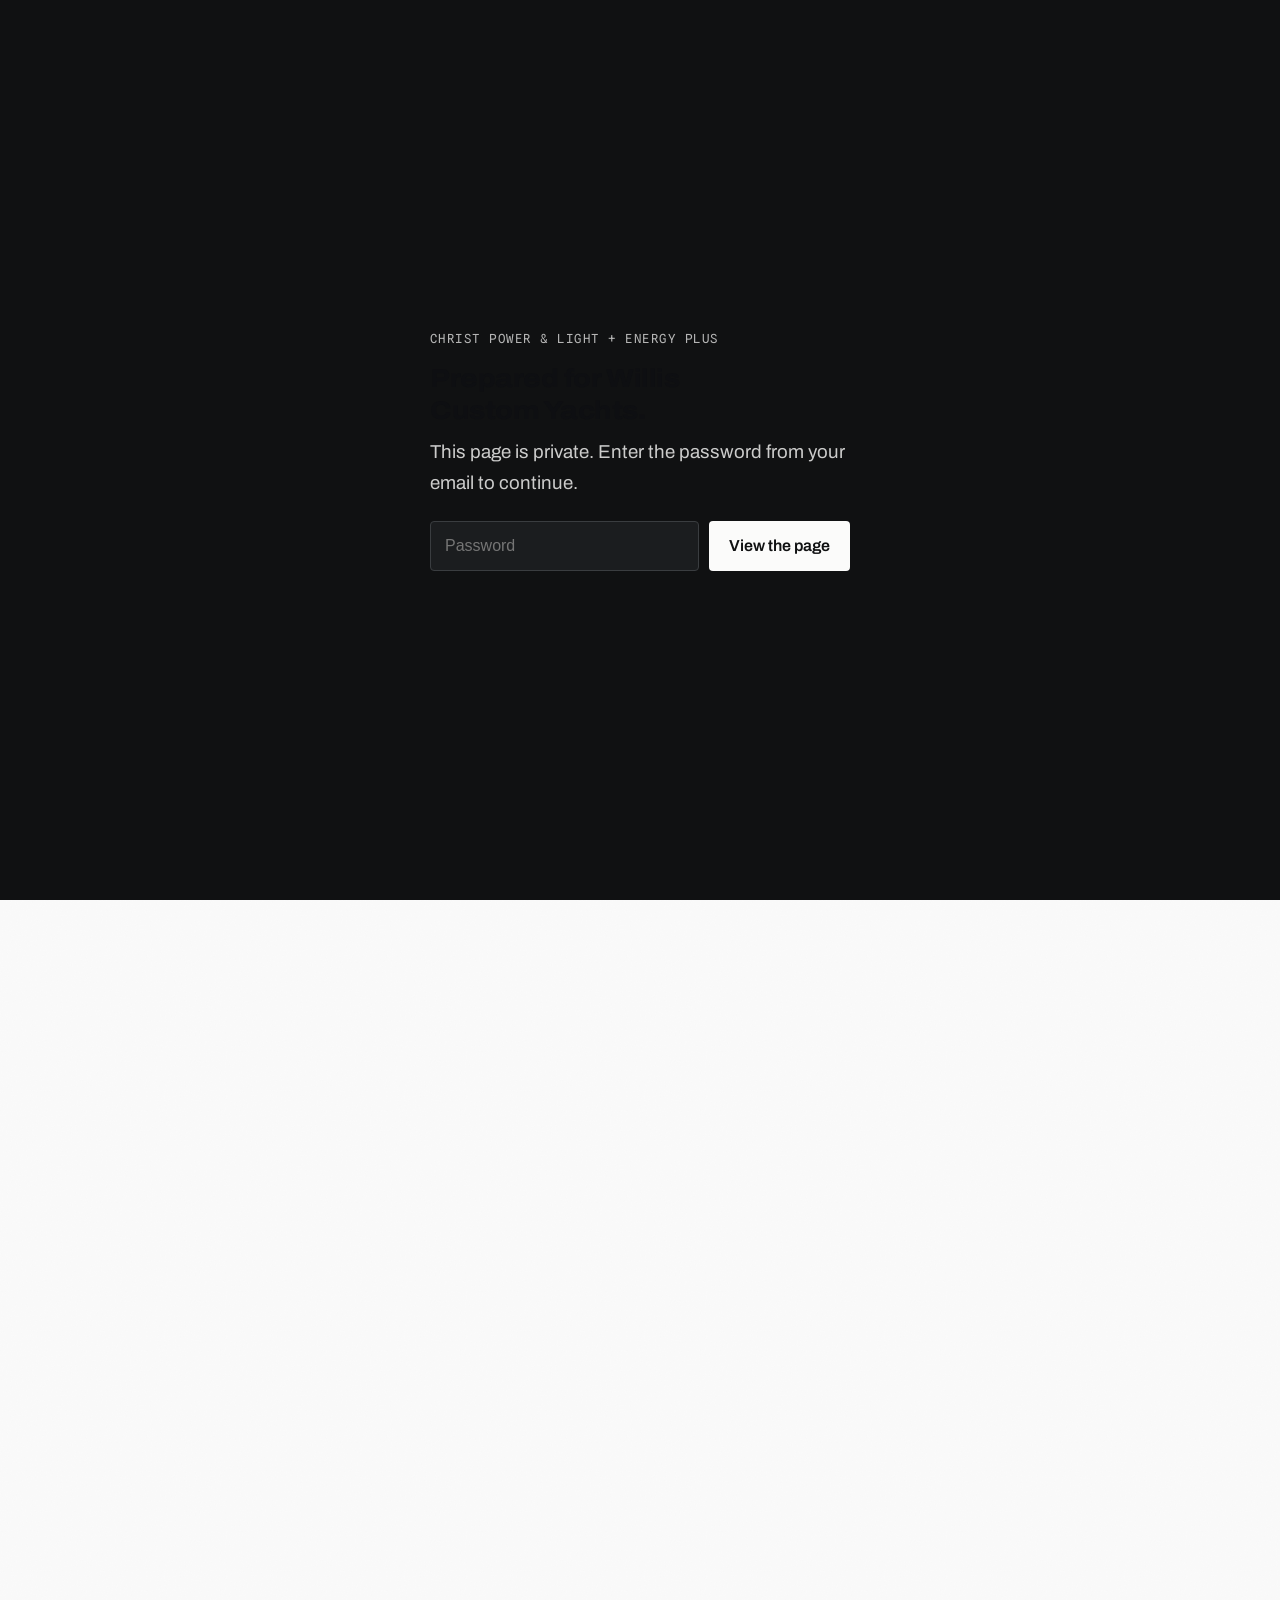
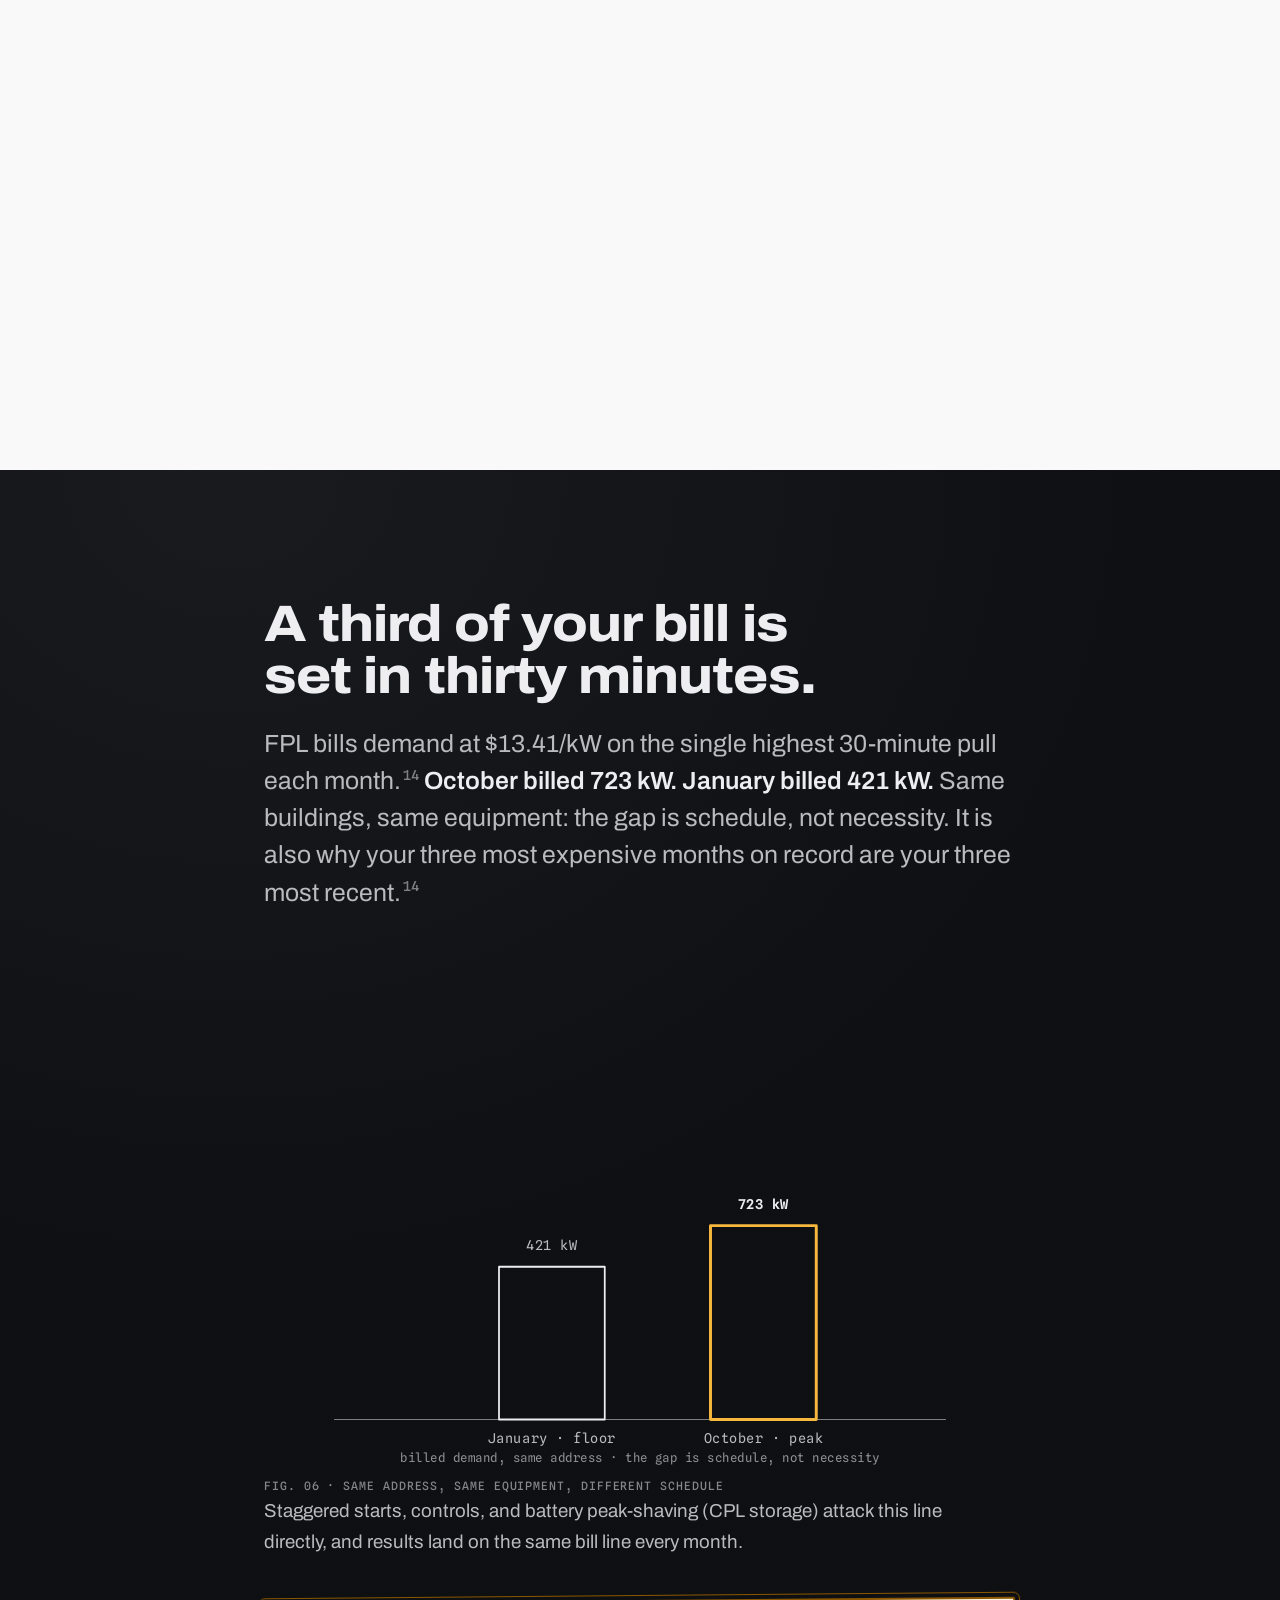
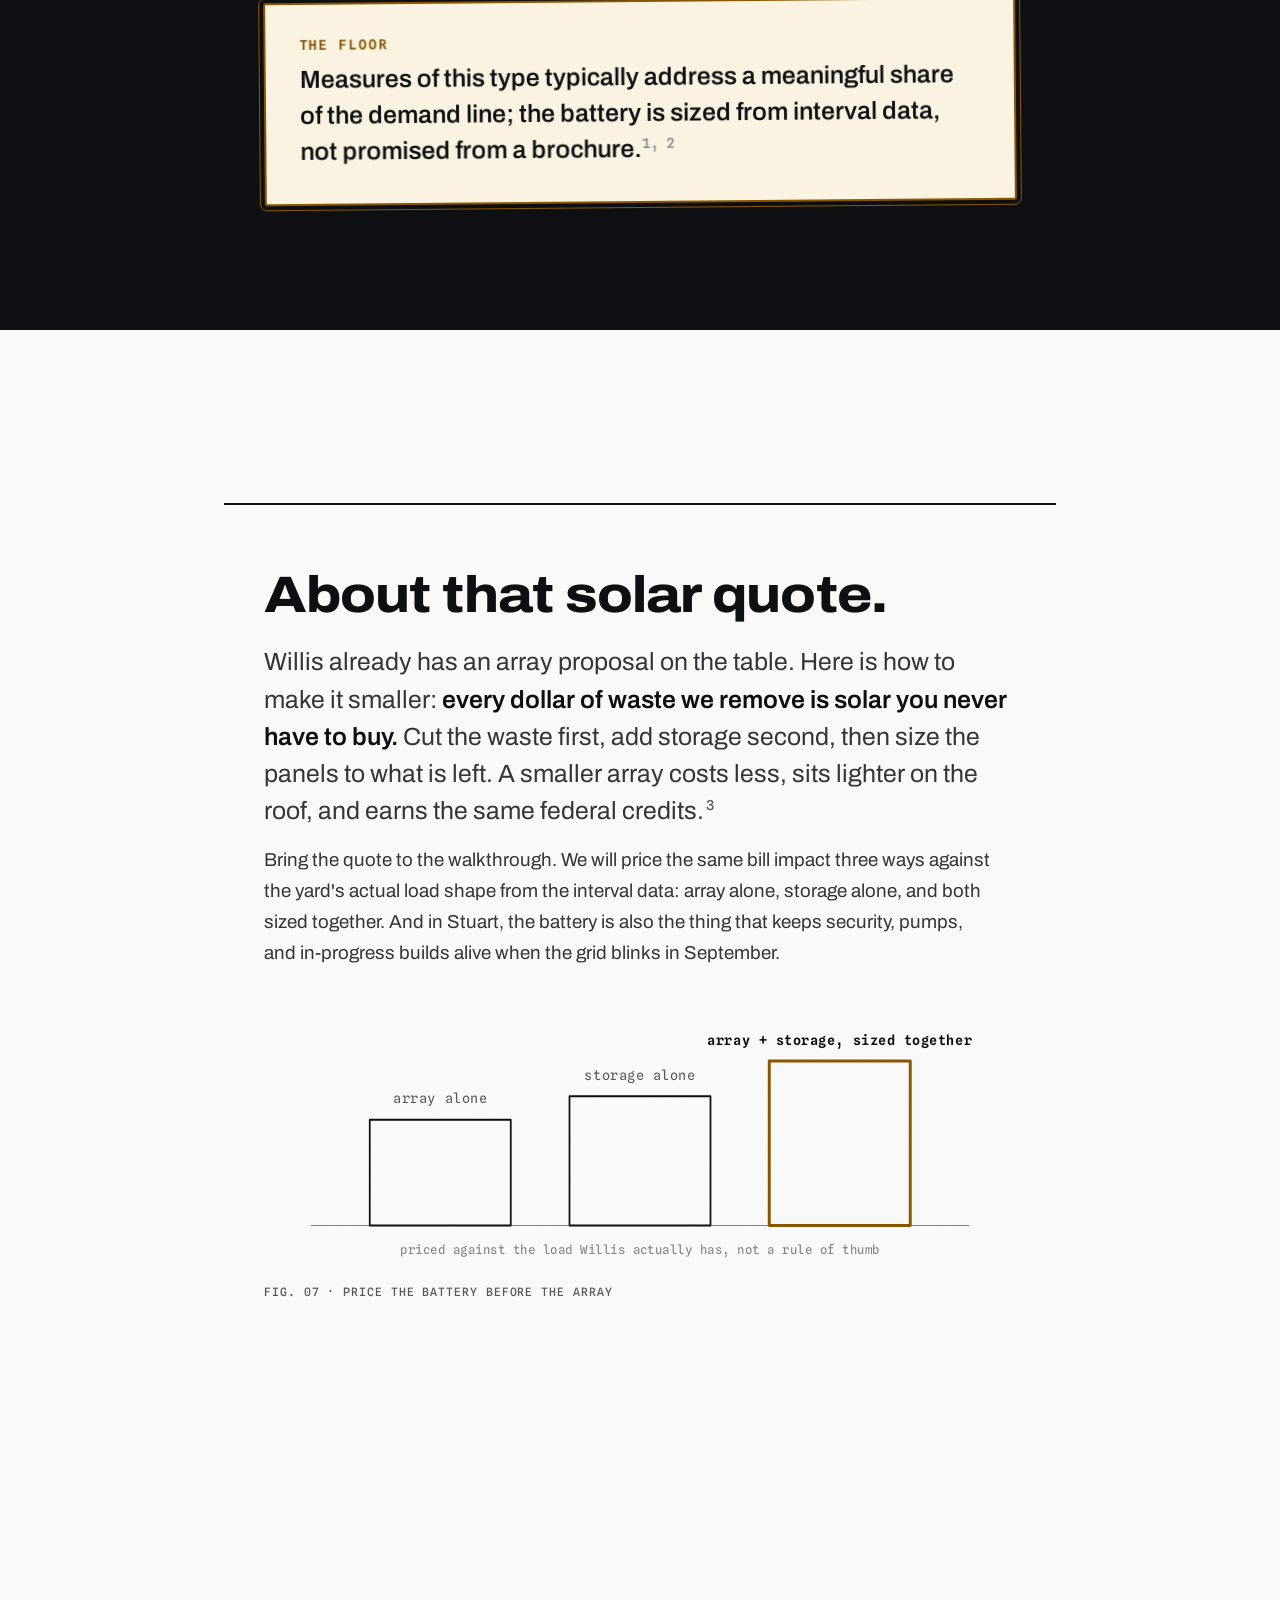
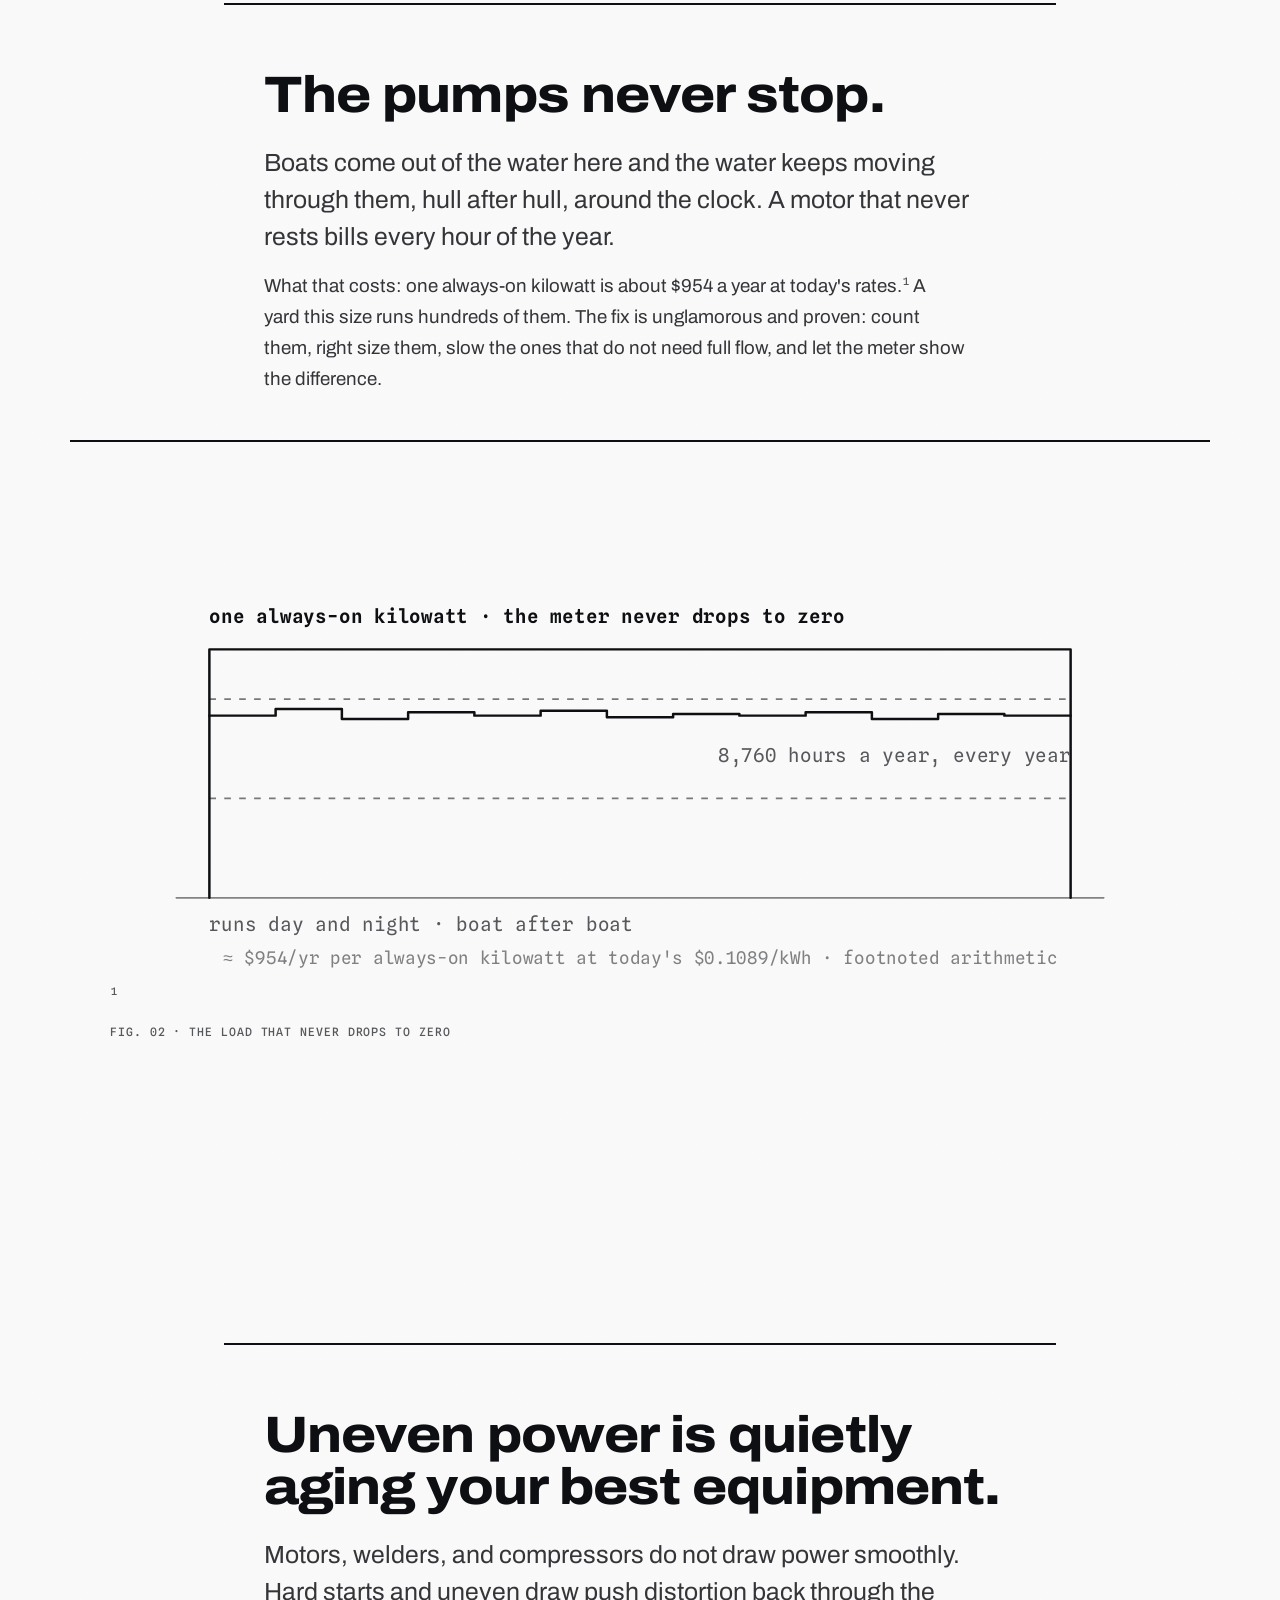
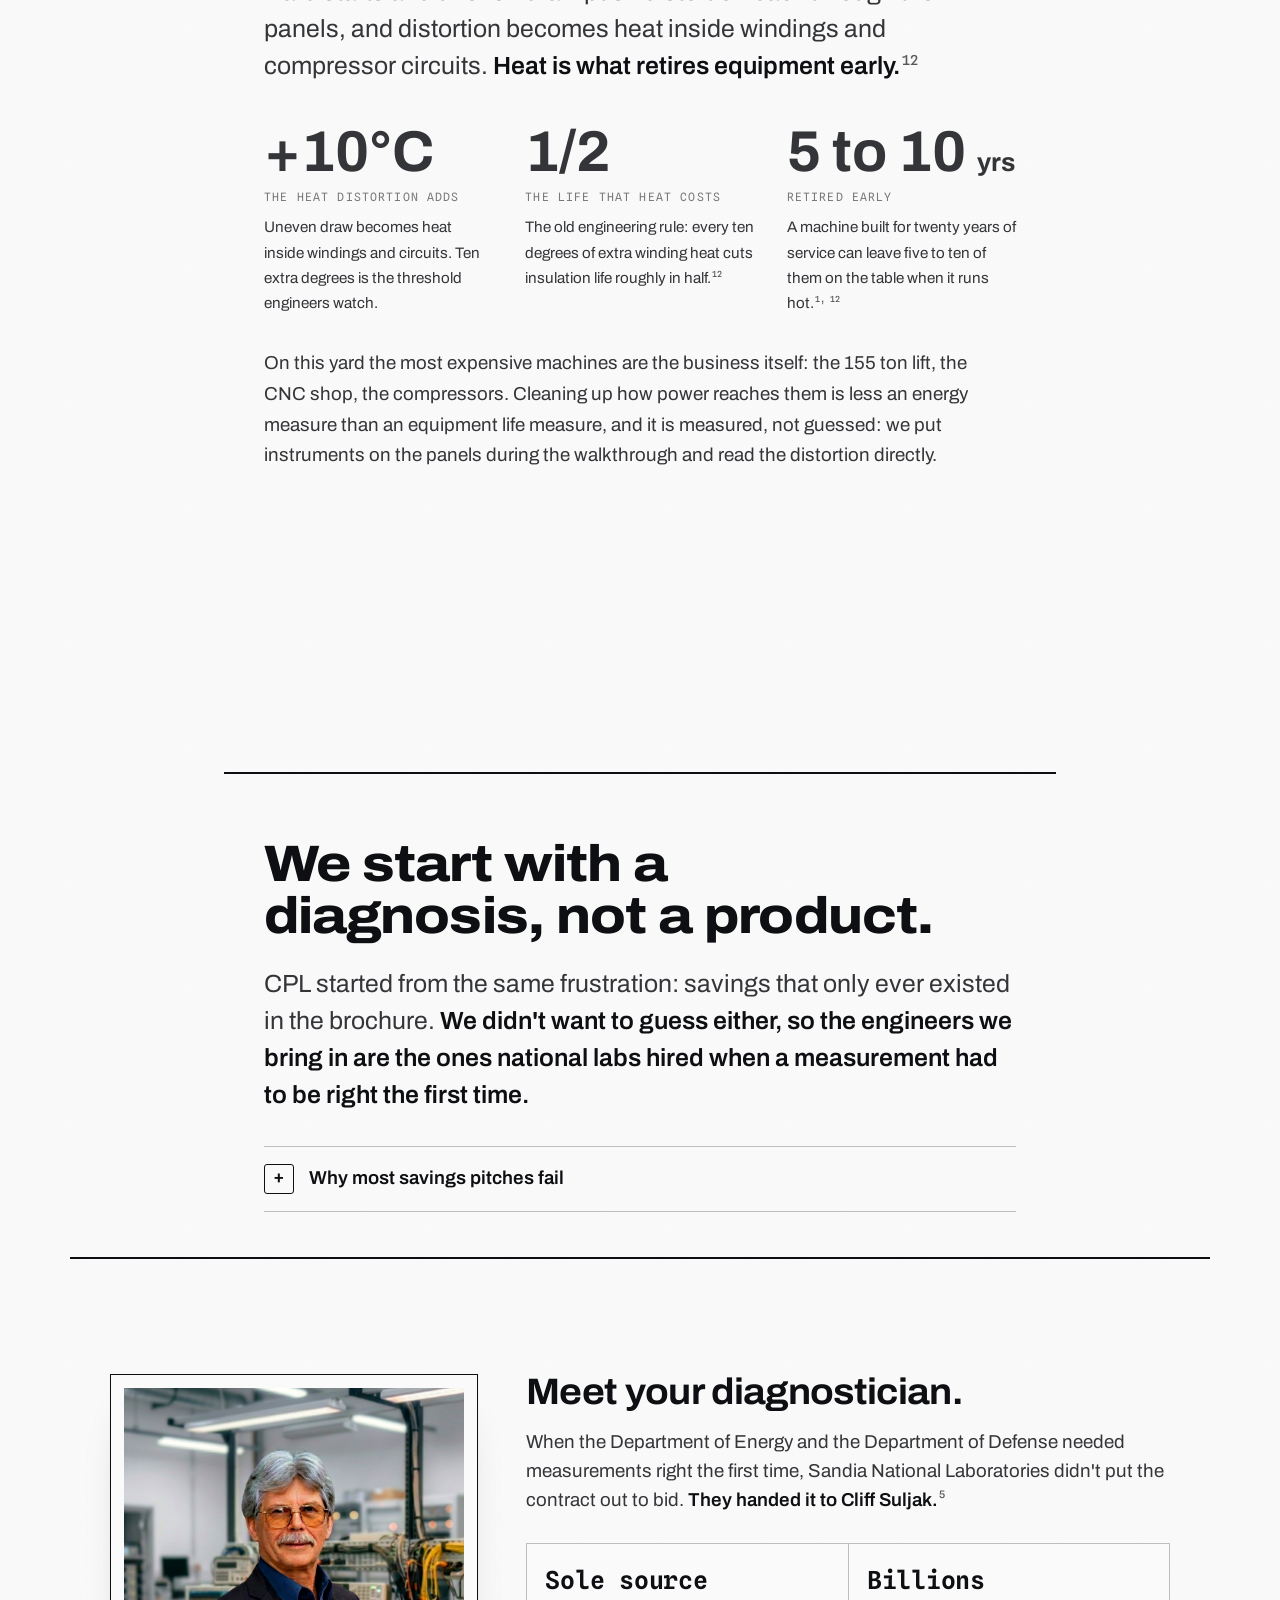
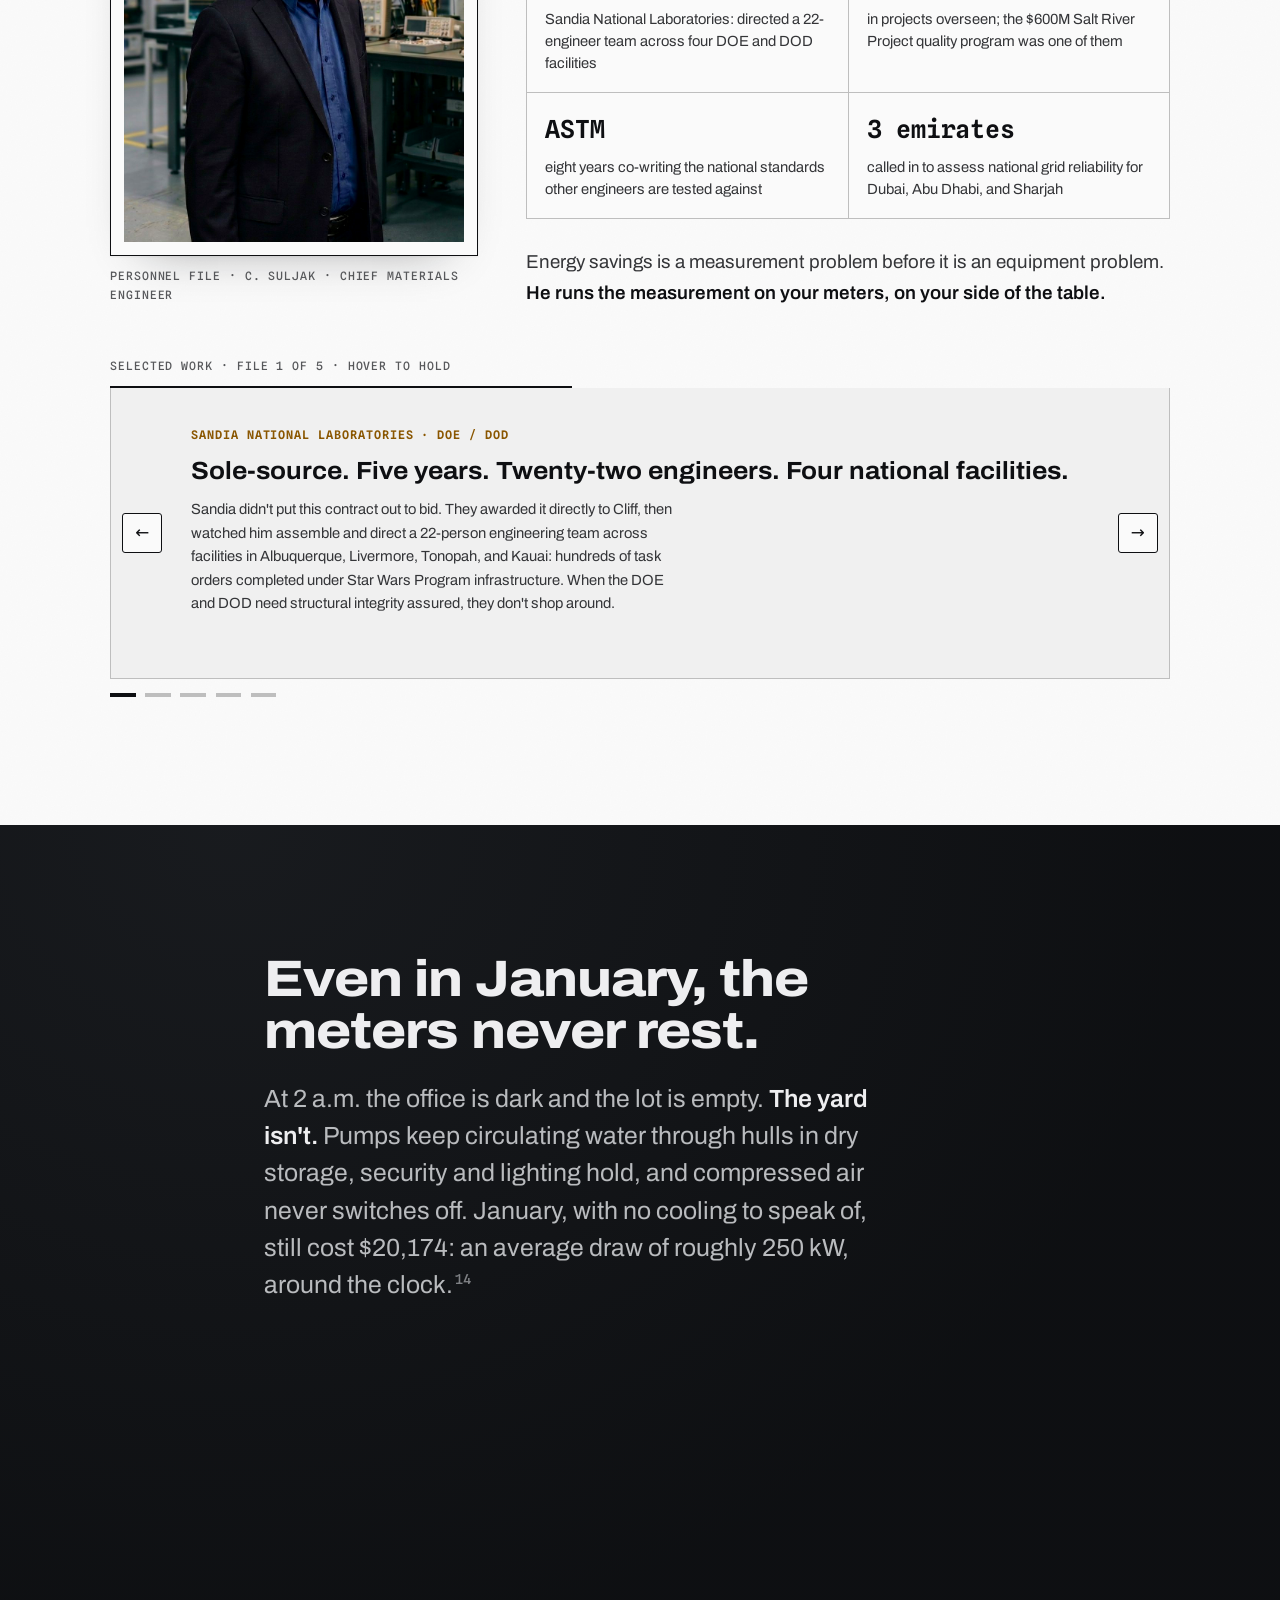
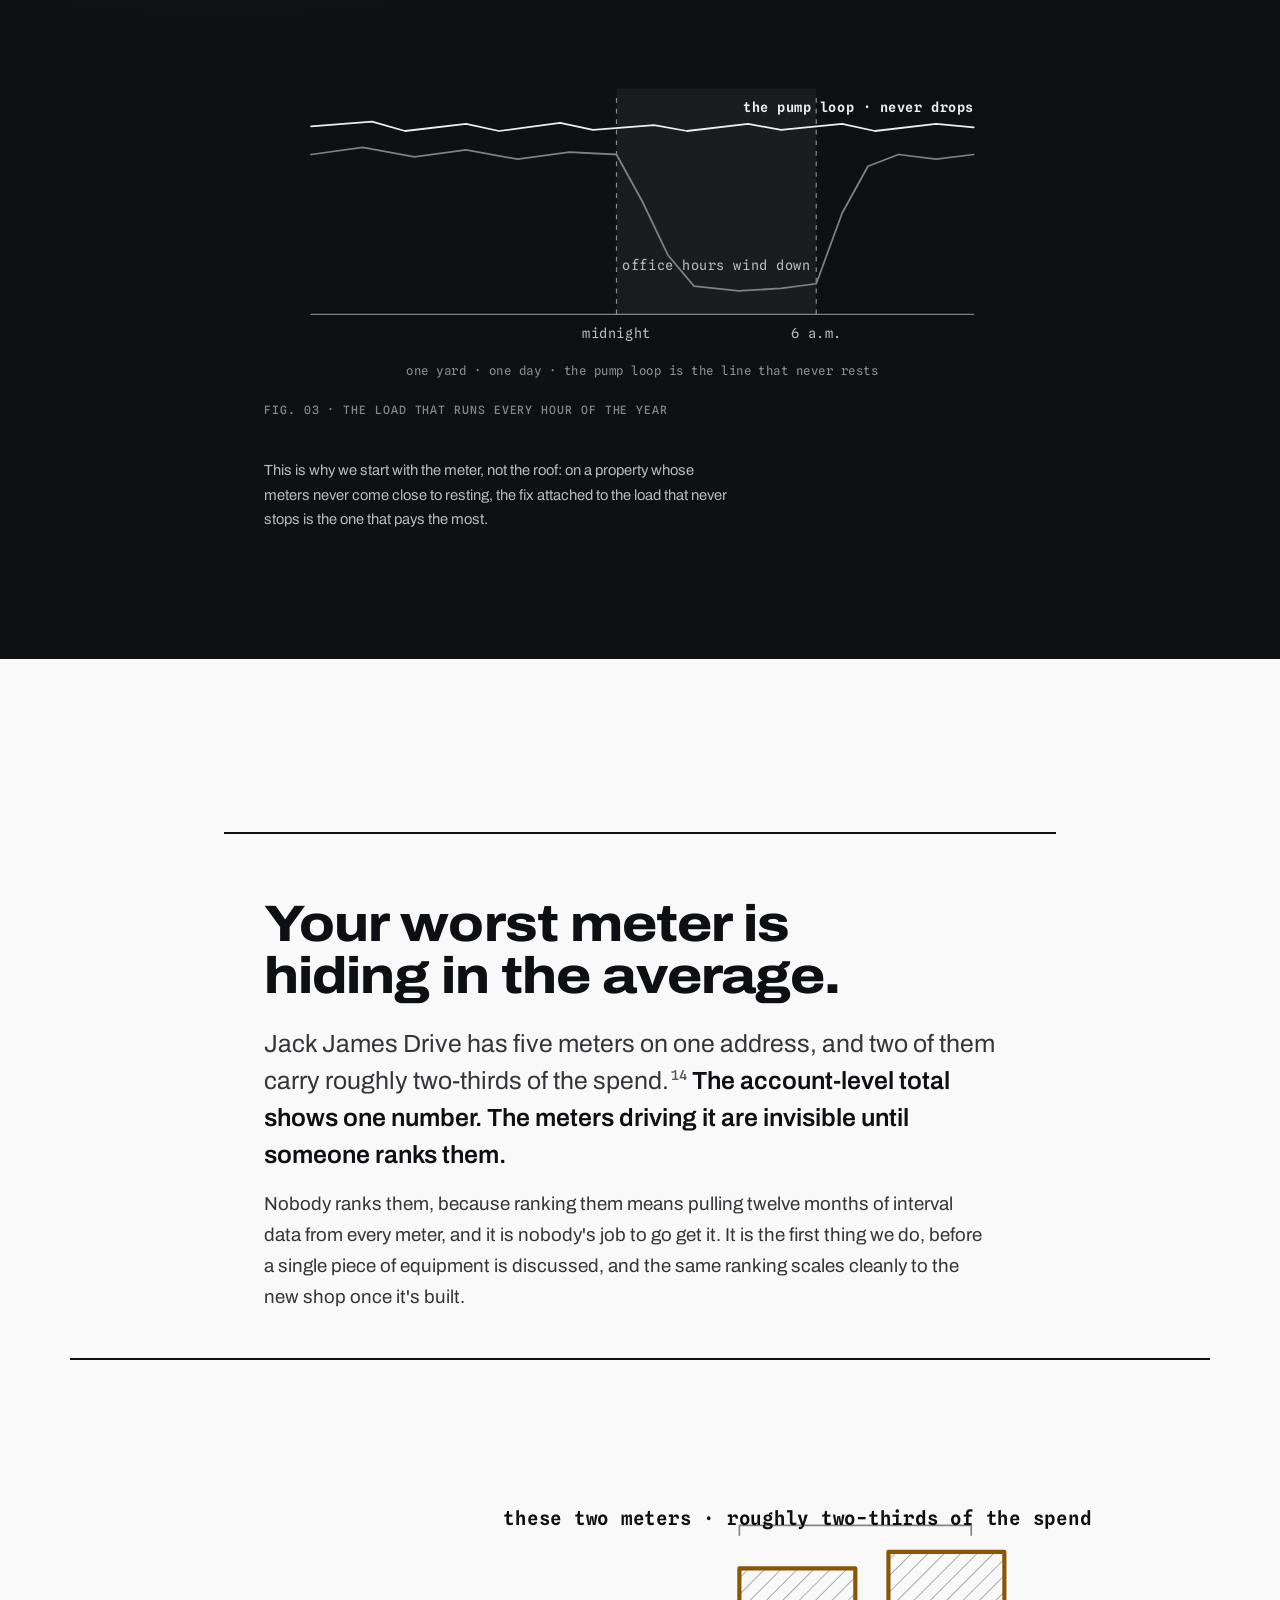
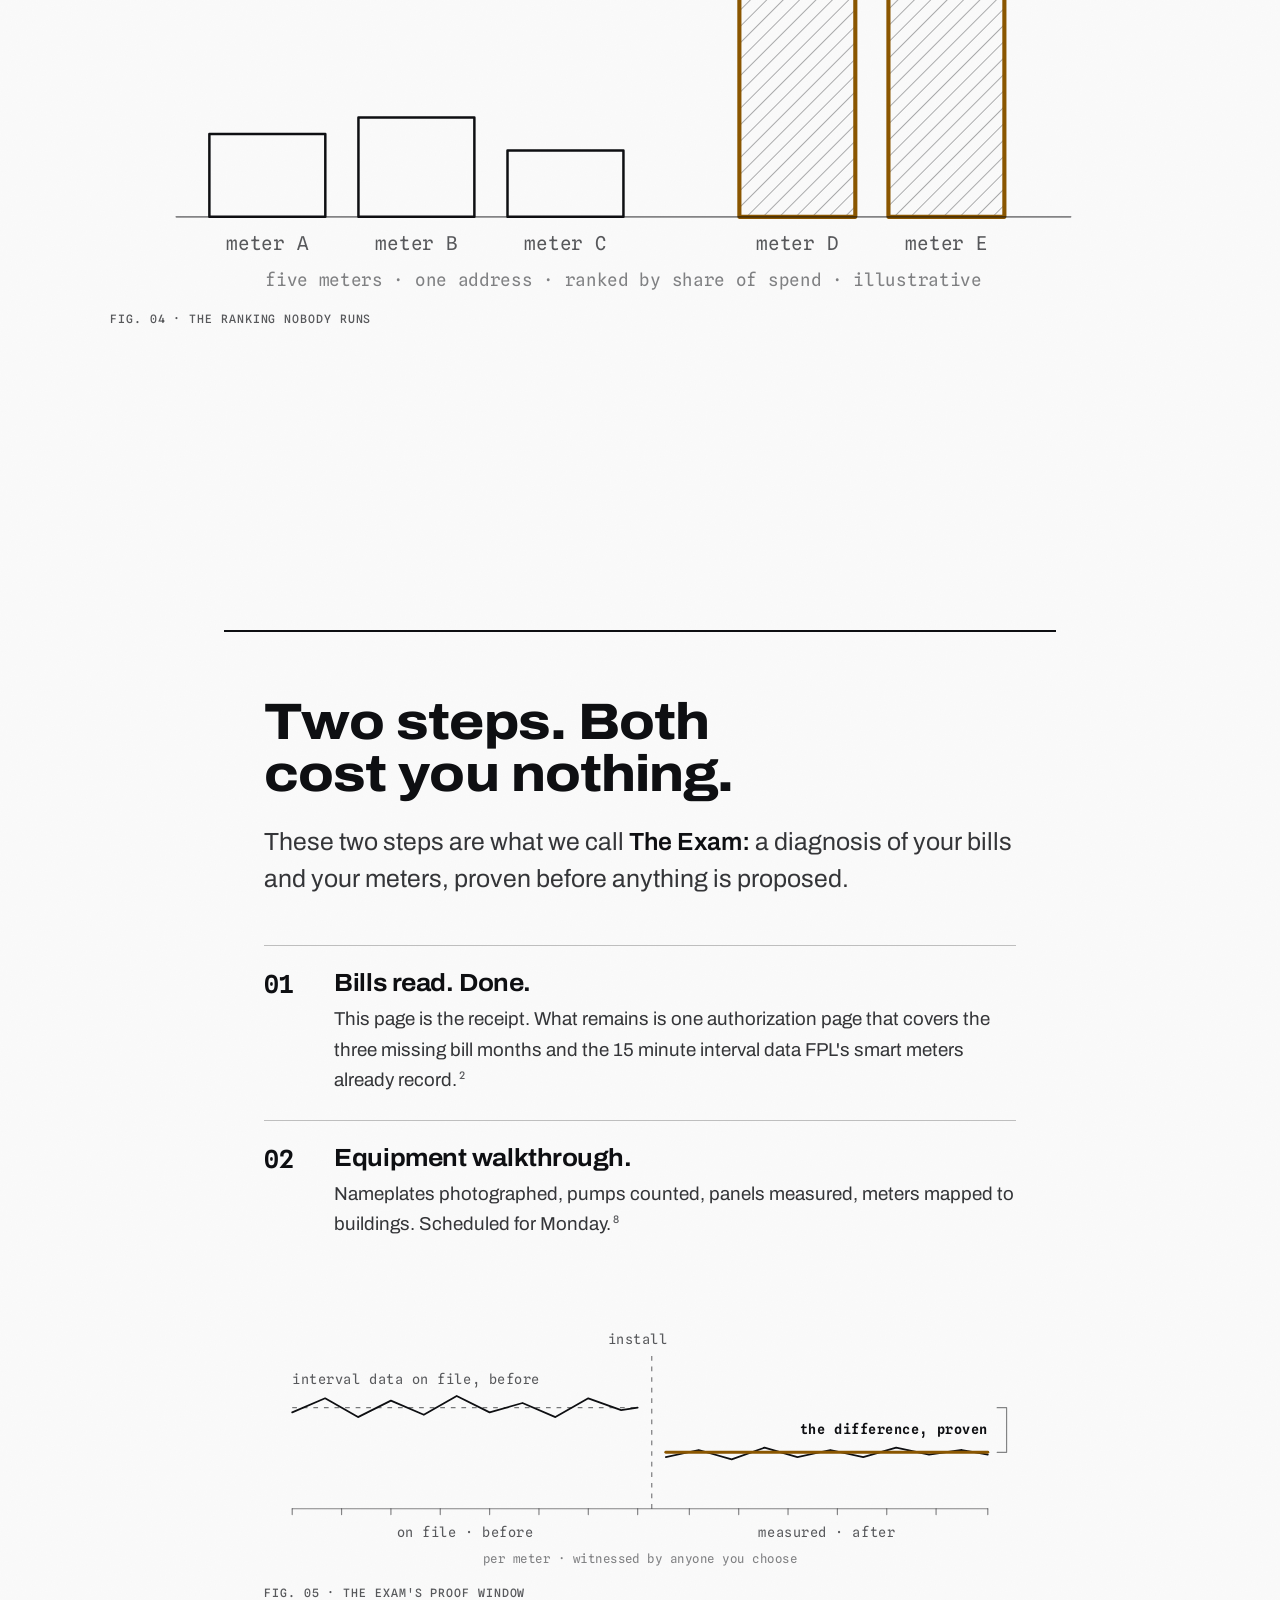
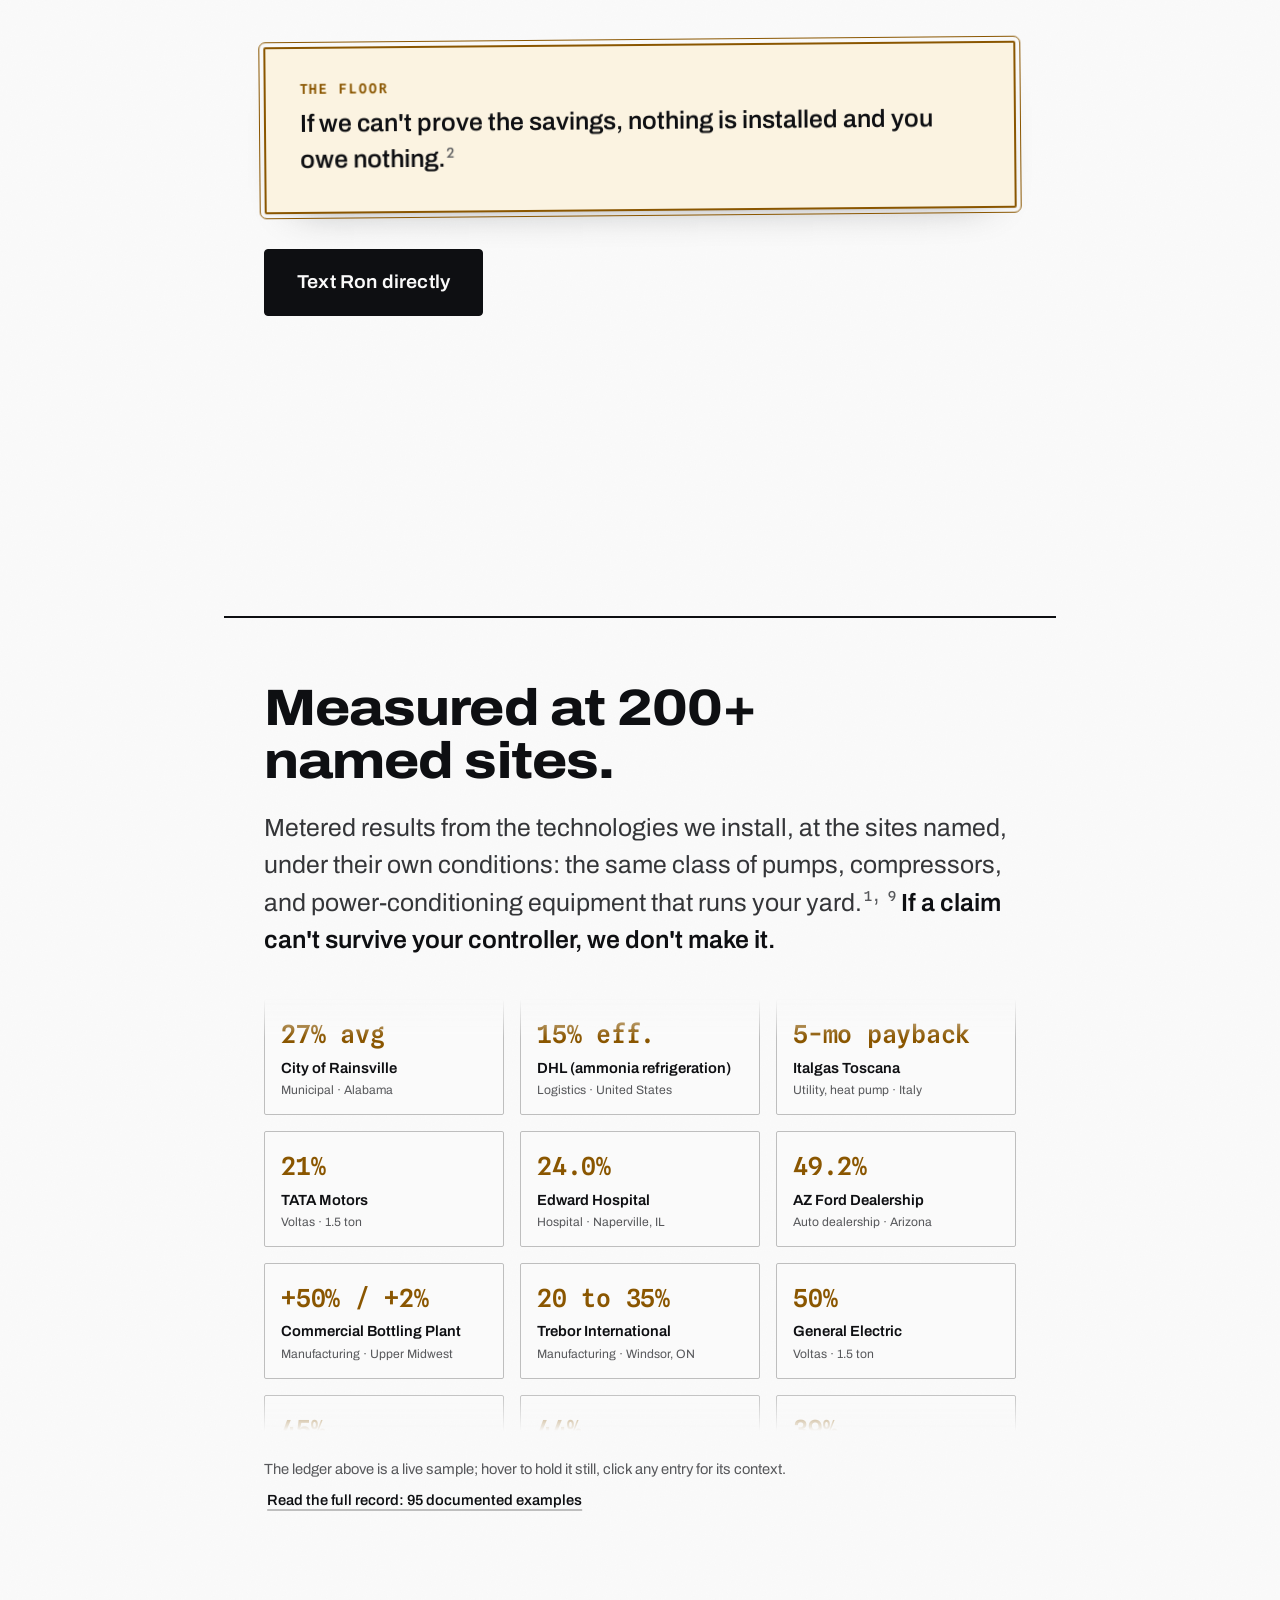
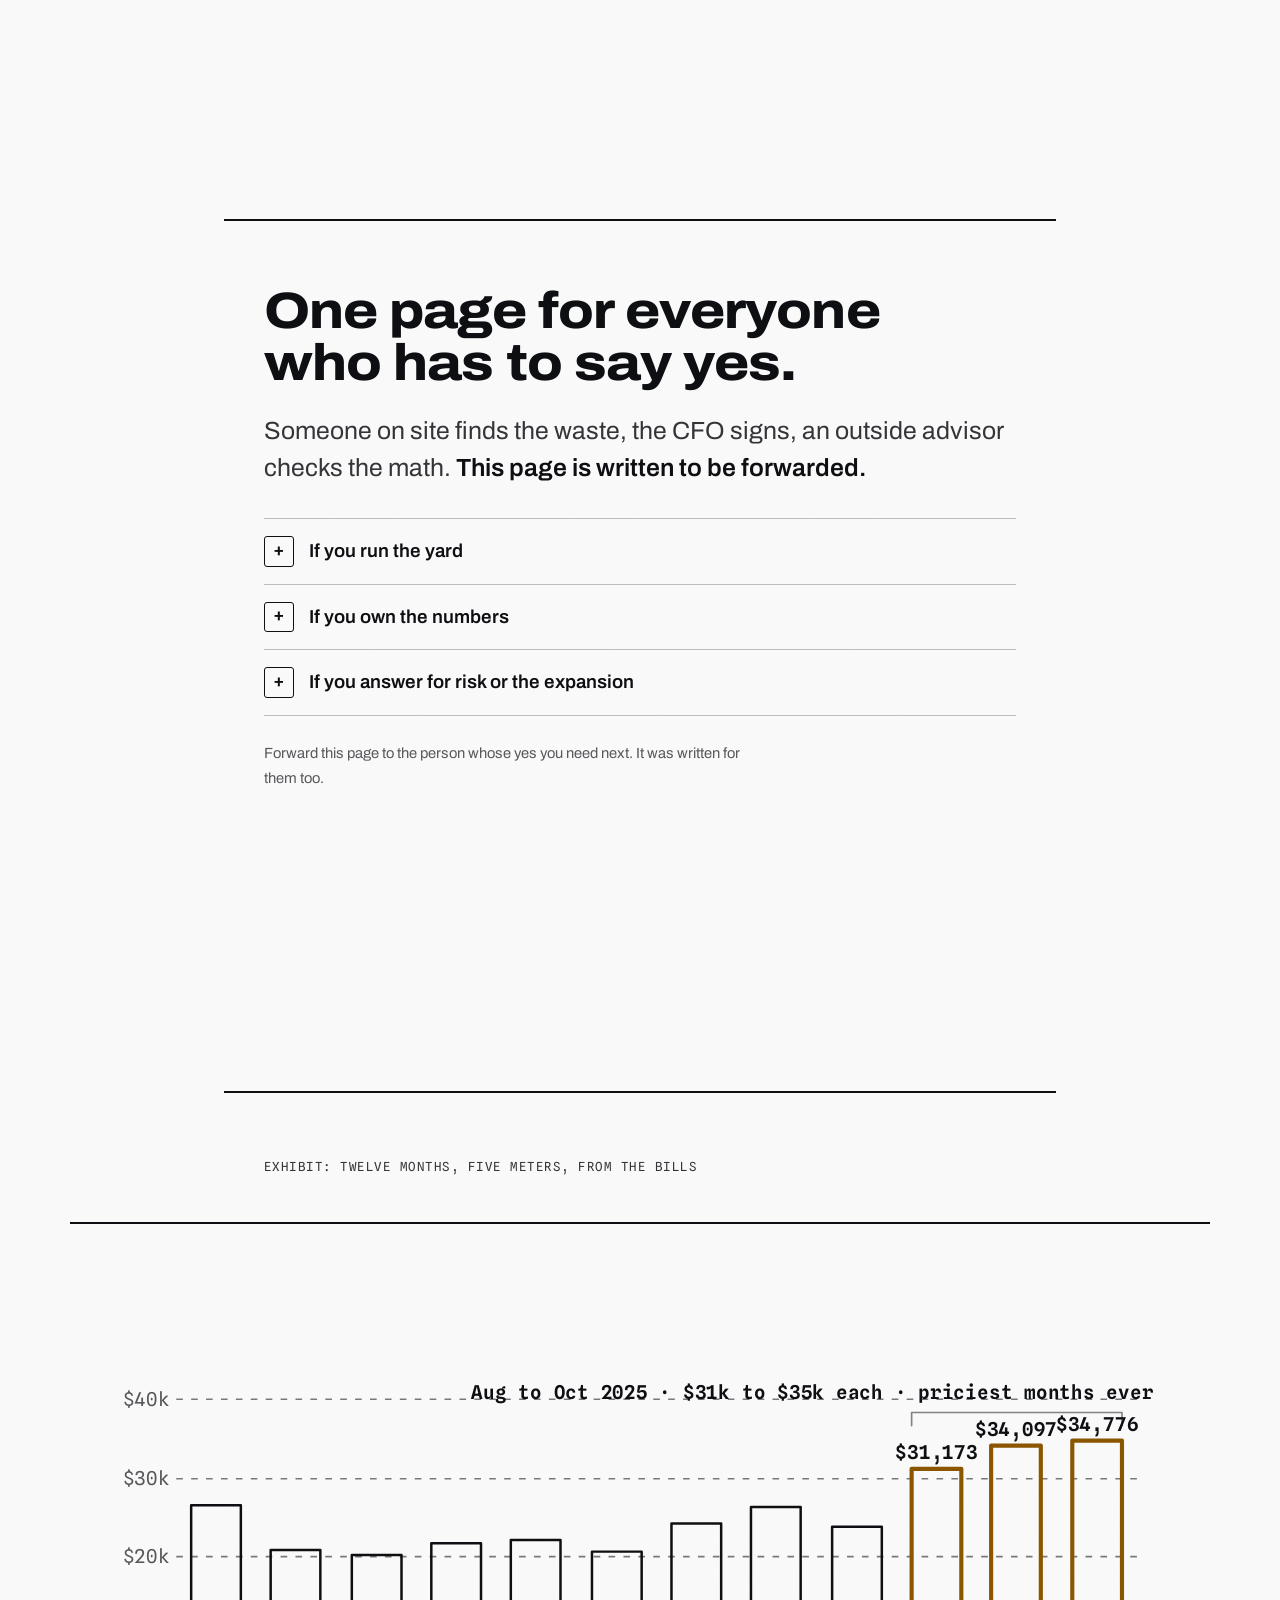
<file: williscustomyachts/index.html>
<!DOCTYPE html>
<html lang="en">
<head>
<meta charset="UTF-8">
<meta name="viewport" content="width=device-width, initial-scale=1.0">
<title>Willis Custom Yachts: Prepared by CPL + Energy Plus</title>
<meta name="description" content="Your own FPL bills, all five meters, read line by line: $300k+ last year, about $90k of it a demand charge set in thirty minutes a month. The three levers we'd pull, in order.">
<meta property="og:title" content="Willis Custom Yachts: Prepared by CPL + Energy Plus">
<meta property="og:description" content="Your own FPL bills, all five meters, read line by line: $300k+ last year, about $90k of it a demand charge set in thirty minutes a month. The three levers we'd pull, in order.">
<meta property="og:type" content="website">
<meta name="robots" content="noindex, nofollow">
<meta name="color-scheme" content="light">
<meta name="theme-color" content="#fbfbfa">
<link rel="icon" href="assets/img/cpl-logo.png">
<link rel="stylesheet" href="assets/fonts/report-fonts.css">
<link rel="stylesheet" href="assets/site.css">
</head>
<body>
<div id="gate" role="dialog" aria-modal="true" aria-labelledby="gate-h" style="position:fixed;inset:0;z-index:9999;display:flex;align-items:center;justify-content:center;background:#101112;color:#fbfbfa;padding:24px;">
  <div style="max-width:420px;width:100%;">
    <p style="font-family:var(--font-mono,monospace);font-size:0.78rem;letter-spacing:0.12em;text-transform:uppercase;opacity:0.7;margin:0 0 14px;">Christ Power &amp; Light + Energy Plus</p>
    <h1 id="gate-h" style="font-size:1.6rem;line-height:1.25;margin:0 0 10px;">Prepared for Willis Custom Yachts.</h1>
    <p style="opacity:0.8;margin:0 0 22px;">This page is private. Enter the password from your email to continue.</p>
    <form id="gate-form" style="display:flex;gap:10px;flex-wrap:wrap;">
      <label for="gate-pw" style="position:absolute;width:1px;height:1px;overflow:hidden;clip:rect(0 0 0 0);">Password</label>
      <input id="gate-pw" type="password" autocomplete="off" placeholder="Password" style="flex:1;min-width:180px;padding:12px 14px;font-size:1rem;background:#1b1d1f;color:#fbfbfa;border:1px solid #3a3d40;border-radius:4px;">
      <button type="submit" style="padding:12px 20px;font-size:1rem;background:#fbfbfa;color:#101112;border:0;border-radius:4px;cursor:pointer;font-weight:600;">View the page</button>
    </form>
    <p id="gate-err" style="display:none;color:#e8a13d;margin:14px 0 0;">That is not it. Check the email from Ron.</p>
  </div>
</div>
<script>
(function(){
  var HASH="25cdb46d8d2115a24eb15c3c58f34f3330cfca4fec249ff70b7cad2bb560a0dd";
  var gate=document.getElementById("gate");
  function unlock(){ gate.parentNode.removeChild(gate); document.documentElement.style.overflow=""; }
  document.documentElement.style.overflow="hidden";
  try{ if(sessionStorage.getItem("wcy_ok")==="1"){ unlock(); return; } }catch(e){}
  document.getElementById("gate-form").addEventListener("submit",function(ev){
    ev.preventDefault();
    var v=(document.getElementById("gate-pw").value||"").trim().toLowerCase();
    var data=new TextEncoder().encode(v);
    crypto.subtle.digest("SHA-256",data).then(function(buf){
      var hex=Array.prototype.map.call(new Uint8Array(buf),function(b){return b.toString(16).padStart(2,"0");}).join("");
      if(hex===HASH){ try{sessionStorage.setItem("wcy_ok","1");}catch(e){} unlock(); }
      else{ document.getElementById("gate-err").style.display="block"; document.getElementById("gate-pw").select(); }
    });
  });
})();
</script>
<a href="#main" class="skip-link">Skip to content</a>

<header class="head" id="head">
  <div class="wrap head__in">
    <a class="head__mark" href="#top" aria-label="Christ Power and Light, home"><img src="assets/img/cpl-logo.png" alt="CPL" width="104" height="30"></a>
    <nav class="head__nav" aria-label="Primary">
      <a href="#plan">The plan</a>
      <a href="#proof">Proof</a>
      <button type="button" class="btn btn--sm" data-book>Text Ron directly</button>
    </nav>
  </div>
</header>

<main id="main">

  <!-- HERO · the exhibit: Willis Custom Yachts' own twelve-month roll-up, marked up the way we read it -->
  <div class="hero-scrolly">
  <section class="hero" id="top" aria-labelledby="hero-h">
    <div class="hero__media" aria-hidden="true">
      <img src="assets/img/willis-aerial.jpg" alt="" loading="eager" fetchpriority="high">
      <div class="hero__scrim"></div>
    </div>
    <div class="wrap hero__in hero__grid">
      <div class="hero__copy">
        <p style="font-family:var(--font-mono);font-size:0.78rem;letter-spacing:0.12em;text-transform:uppercase;color:var(--panel-body);margin-bottom:0.9rem;">Prepared for Willis Custom Yachts &middot; by Christ Power &amp; Light + Energy Plus</p>
        <h1 id="hero-h">Last year, Jack James Drive paid $300k+ for electricity. About $90k of it was for thirty minutes a month.</h1>
        <p class="hero__lede">Your own FPL bills, all five meters, read line by line. This page is what they say, and the three levers we&rsquo;d pull, in order.</p>
        <div class="cta" data-cta>
          <button type="button" class="btn btn--lg js-sms-toggle" aria-expanded="false">Text Ron directly</button>
        </div>
        <div class="sms" role="group" aria-label="Text Ron">
          <p class="sms__to">Text Ron &middot; (561) 410-4253</p>
          <div class="sms__desk">
            <img class="sms__qr" src="assets/img/text-ron-qr.png" alt="Scan to open a ready-to-send text to Ron" width="140" height="140" loading="lazy">
            <p class="sms__hint">Scan the code with your phone to open a ready-to-send text. Prefer email? <a href="mailto:ron@cpl.vision?subject=Willis%20Custom%20Yachts%20energy%20review&amp;body=Hi%20Ron%2C%20following%20up%20on%20the%20electric%20bill%20review%20for%20Jack%20James%20Drive.%20What%20are%20next%20steps%3F">ron@cpl.vision</a></p>
          </div>
        </div>
      </div>
      <figure class="bill">
        <svg viewBox="0 0 460 592" role="img" aria-labelledby="bill-t">
          <title id="bill-t">Willis Custom Yachts' twelve-month electric roll-up at 6800 SW Jack James Drive, marked up the way we read it: the demand charge is set by the single worst thirty minutes each month, billed demand ranged from 421 kW in January to 723 kW in October, and the twelve-month total across all five meters was $306,239, read from Willis' own FPL bills.</title>
          <rect class="paper" x="14" y="8" width="432" height="576"/>
          <text class="bt" x="40" y="56">FPL COMMERCIAL ELECTRIC SERVICE</text>
          <text class="meta" x="40" y="74">TWELVE-MONTH ROLL-UP &middot; ALL FIVE METERS</text>
          <rect class="tag" x="344" y="40" width="76" height="22"/>
          <text class="meta" x="382" y="54.5" text-anchor="middle">SPECIMEN</text>
          <line class="rule" x1="40" y1="92" x2="420" y2="92"/>
          <text class="meta" x="40" y="114">6800 SW JACK JAMES DR &middot; STUART, FL</text>
          <text class="meta" x="286" y="114">5 METERS &middot; 1 ADDRESS</text>
          <text class="meta" x="40" y="132">PERIOD &middot; NOV 2024 TO OCT 2025</text>
          <text class="meta" x="286" y="132">RATE &middot; FPL COMMERCIAL</text>
          <line class="rule" x1="40" y1="150" x2="420" y2="150"/>
          <text class="row" x="40" y="180">Meters on this account</text>
          <text class="amt" x="420" y="180" text-anchor="end">5</text>
          <text class="row" x="40" y="212">Demand charge &middot; 29% of the bill</text>
          <text class="amt" x="420" y="212" text-anchor="end">89,525.00</text>
          <text class="row" x="40" y="268">Billed demand &middot; January 2025 low</text>
          <text class="amt" x="420" y="268" text-anchor="end">421 kW</text>
          <text class="row" x="40" y="300">Billed demand &middot; October 2025 peak</text>
          <text class="amt" x="420" y="300" text-anchor="end">723 kW</text>
          <text class="row" x="40" y="360">Bills on file, of sixty</text>
          <text class="amt" x="420" y="360" text-anchor="end">57</text>
          <text class="row" x="40" y="392">Estimated from adjacent bills</text>
          <text class="amt" x="420" y="392" text-anchor="end">3</text>
          <line class="rule rule--ink" x1="40" y1="416" x2="420" y2="416"/>
          <text class="bt" x="40" y="448">TOTAL &middot; TWELVE MONTHS</text>
          <text class="amt amt--total" x="420" y="449" text-anchor="end">$300k+</text>
          <line class="rule" x1="40" y1="472" x2="420" y2="472"/>
          <text class="meta" x="40" y="496">FPL BILLS, NOV 2024 TO OCT 2025 &middot; 57 OF 60 ON FILE, 3 EST.</text>
          <rect class="fine" x="40" y="570" width="196" height="3"/>
          <!-- the pen · mark 1: the demand line -->
          <path class="mk" pathLength="1" style="--d:0" d="M336 221 C 358 226, 398 223, 423 219"/>
          <path class="mk" pathLength="1" style="--d:0" d="M196 233 C 248 240, 296 233, 328 224 M328 224 l -8.5 -1.5 M328 224 l -3.5 7.5"/>
          <text class="mk-t" x="40" y="234" style="--d:0" transform="rotate(-2 40 234)">SET BY THE WORST 30 MINUTES A MONTH</text>
          <text class="mk-t" x="40" y="248" style="--d:0" transform="rotate(-2 40 248)">AT TODAY'S RATE, $13.41/kW</text>
          <!-- mark 2: the demand gap -->
          <path class="mk" pathLength="1" style="--d:1" d="M352 296 C 350 281, 428 279, 430 294 C 432 310, 353 313, 351 298 C 350 287, 370 283, 392 282"/>
          <path class="mk" pathLength="1" style="--d:1" d="M282 322 C 310 320, 332 314, 347 306 M347 306 l -8.5 0.5 M347 306 l -4.5 7"/>
          <text class="mk-t" x="40" y="326" style="--d:1" transform="rotate(-2 40 326)">OCTOBER'S PEAK, JANUARY'S FLOOR:</text>
          <text class="mk-t" x="40" y="340" style="--d:1" transform="rotate(-2 40 340)">SAME BUILDING. THE GAP IS SCHEDULE.</text>
          <!-- mark 3: the total, verified -->
          <path class="mk" pathLength="1" style="--d:2" d="M330 461 C 356 467, 396 464, 424 459"/>
          <path class="mk" pathLength="1" style="--d:2" d="M244 524 C 296 522, 346 500, 370 472 M370 472 l -9 1.5 M370 472 l -1.5 9"/>
          <text class="mk-t mk-t--big" x="40" y="522" style="--d:2" transform="rotate(-1.5 40 522)">FIVE METERS. ONE ADDRESS.</text>
          <text class="mk-t mk-t--big" x="40" y="546" style="--d:2" transform="rotate(-1.5 40 546)">READ FROM YOUR OWN FPL BILLS.</text>
        </svg>
        <figcaption class="bill__cap">Exhibit A &middot; Willis Custom Yachts' twelve-month roll-up, read the way we read it. Actual FPL bills, Nov 2024 to Oct 2025.<sup class="fn"><a href="#notes" aria-label="See note 14">14</a></sup></figcaption>
      </figure>
    </div>
    <div class="scrollcue" aria-hidden="true"><span></span>scroll</div>
  </section>
  </div>

  <!-- BEAT 1 · THE PROBLEM -->

  <!-- BEAT 4 · THE DEMAND BEAT (dark) -->
  <section class="beat beat--dark" id="money" aria-labelledby="money-h">
    <div class="wrap beat__narrow">
      <h2 id="money-h">A third of your bill is set in thirty minutes.</h2>
      <p class="lead lead--dark">FPL bills demand at $13.41/kW on the single highest 30-minute pull each month.<sup class="fn"><a href="#notes" aria-label="See note 14">14</a></sup> <strong>October billed 723 kW. January billed 421 kW.</strong> Same buildings, same equipment: the gap is schedule, not necessity. It is also why your three most expensive months on record are your three most recent.<sup class="fn"><a href="#notes" aria-label="See note 14">14</a></sup></p>
      <p class="readout">$89,525<small><strong>a year, the demand line alone,</strong> roughly 29% of everything Willis pays FPL.<sup class="fn"><a href="#notes" aria-label="See note 14">14</a></sup></small></p>
      <figure class="fig" aria-label="Bar chart comparing October 2025's peak billed demand of 723 kilowatts to January 2025's floor of 421 kilowatts, on the same buildings and equipment">
        <svg viewBox="0 0 640 260" role="img" aria-hidden="true">
          <line class="d soft" pathLength="1" style="--d:0" x1="60" y1="220" x2="580" y2="220"/>
          <rect class="d" pathLength="1" style="--d:1" x="200" y="90" width="90" height="130"/>
          <rect class="d amber" pathLength="1" style="--d:2" x="380" y="55" width="90" height="165"/>
          <text class="lbl" x="245" y="76" text-anchor="middle">421 kW</text>
          <text class="lbl lbl--ink" x="425" y="41" text-anchor="middle">723 kW</text>
          <text class="lbl" x="245" y="240" text-anchor="middle">January &middot; floor</text>
          <text class="lbl" x="425" y="240" text-anchor="middle">October &middot; peak</text>
          <text class="lbl soft-t" x="320" y="256" text-anchor="middle">billed demand, same address &middot; the gap is schedule, not necessity</text>
        </svg>
        <figcaption>Fig. 06 &middot; Same address, same equipment, different schedule</figcaption>
      </figure>
      <p>Staggered starts, controls, and battery peak-shaving (CPL storage) attack this line directly, and results land on the same bill line every month.</p>
      <div class="floor">
        <h3>The Floor</h3>
        <p>Measures of this type typically address a meaningful share of the demand line; the battery is sized from interval data, not promised from a brochure.<sup class="fn"><a href="#notes" aria-label="See notes 1 and 2">1, 2</a></sup></p>
      </div>
    </div>
  </section>

  <!-- BEAT 4.5 · THE ROOF BEAT · custom insight #2 -->
  <section class="beat beat--rule" id="roof" aria-labelledby="roof-h">
    <div class="wrap beat__narrow">
      <h2 id="roof-h">About that solar quote.</h2>
      <p class="lead">Willis already has an array proposal on the table. Here is how to make it smaller: <strong>every dollar of waste we remove is solar you never have to buy.</strong> Cut the waste first, add storage second, then size the panels to what is left. A smaller array costs less, sits lighter on the roof, and earns the same federal credits.<sup class="fn"><a href="#notes" aria-label="See note 3">3</a></sup></p>
      <p>Bring the quote to the walkthrough. We will price the same bill impact three ways against the yard's actual load shape from the interval data: array alone, storage alone, and both sized together. And in Stuart, the battery is also the thing that keeps security, pumps, and in-progress builds alive when the grid blinks in September.</p>
      <figure class="fig" aria-label="Diagram: three options for the new roof: solar array alone, battery storage alone, and array plus storage together, sized against the building's own load shape rather than assumed">
        <svg viewBox="0 0 640 220" role="img" aria-hidden="true">
          <line class="d soft" pathLength="1" style="--d:0" x1="40" y1="180" x2="600" y2="180"/>
          <rect class="d" pathLength="1" style="--d:1" x="90" y="90" width="120" height="90"/>
          <rect class="d" pathLength="1" style="--d:2" x="260" y="70" width="120" height="110"/>
          <rect class="d amber" pathLength="1" style="--d:3" x="430" y="40" width="120" height="140"/>
          <text class="lbl" x="150" y="76" text-anchor="middle">array alone</text>
          <text class="lbl" x="320" y="56" text-anchor="middle">storage alone</text>
          <text class="lbl lbl--ink" x="490" y="26" text-anchor="middle">array + storage, sized together</text>
          <text class="lbl soft-t" x="320" y="204" text-anchor="middle">priced against the load Willis actually has, not a rule of thumb</text>
        </svg>
        <figcaption>Fig. 07 &middot; Price the battery before the array</figcaption>
      </figure>
    </div>
  </section>

  <!-- BEAT 1.5 · THE PUMPS · custom insight #1 -->
  <section class="beat beat--rule" id="comfort" aria-labelledby="comfort-h">
    <div class="wrap beat__narrow">
      <h2 id="comfort-h">The pumps never stop.</h2>
      <p class="lead">Boats come out of the water here and the water keeps moving through them, hull after hull, around the clock. A motor that never rests bills every hour of the year.</p>
      <p>What that costs: one always-on kilowatt is about $954 a year at today's rates.<sup class="fn"><a href="#notes" aria-label="See note 1">1</a></sup> A yard this size runs hundreds of them. The fix is unglamorous and proven: count them, right size them, slow the ones that do not need full flow, and let the meter show the difference.</p>
    </div>
    <div class="wrap">
      <figure class="fig" aria-label="Diagram: an always-on pump or compressor left running continuously costs roughly $954 a year in electricity alone, at today's rate, whether or not it is doing useful work at any given moment">
        <svg viewBox="0 0 640 260" role="img" aria-hidden="true">
          <line class="d soft" pathLength="1" style="--d:0" x1="40" y1="210" x2="600" y2="210"/>
          <path class="d" pathLength="1" style="--d:1" d="M60 60 L60 210 M60 60 L580 60 M580 60 L580 210" />
          <line class="dash fade" x1="60" y1="90" x2="580" y2="90"/>
          <line class="dash fade" x1="60" y1="150" x2="580" y2="150"/>
          <path class="d" pathLength="1" style="--d:2" d="M60 100 L100 100 L100 96 L140 96 L140 102 L180 102 L180 98 L220 98 L220 100 L260 100 L260 97 L300 97 L300 101 L340 101 L340 99 L380 99 L380 100 L420 100 L420 98 L460 98 L460 102 L500 102 L500 99 L540 99 L540 100 L580 100"/>
          <text class="lbl lbl--ink" x="60" y="44">one always-on kilowatt &middot; the meter never drops to zero</text>
          <text class="lbl" x="580" y="128" text-anchor="end">8,760 hours a year, every year</text>
          <text class="lbl" x="60" y="230" text-anchor="start">runs day and night &middot; boat after boat</text>
          <text class="lbl soft-t" x="320" y="250" text-anchor="middle">&asymp; $954/yr per always-on kilowatt at today's $0.1089/kWh &middot; footnoted arithmetic<sup class="fn"><a href="#notes" aria-label="See note 1">1</a></sup></text>
        </svg>
        <figcaption>Fig. 02 &middot; The load that never drops to zero</figcaption>
      </figure>
    </div>
  </section>

  <!-- BEAT 1.6 · DISTORTION · custom insight #3 -->
  <section class="beat beat--rule" id="distortion" aria-labelledby="distortion-h">
    <div class="wrap beat__narrow">
      <h2 id="distortion-h">Uneven power is quietly aging your best equipment.</h2>
      <p class="lead">Motors, welders, and compressors do not draw power smoothly. Hard starts and uneven draw push distortion back through the panels, and distortion becomes heat inside windings and compressor circuits. <strong>Heat is what retires equipment early.</strong><sup class="fn"><a href="#notes" aria-label="See note 12">12</a></sup></p>
      <div style="display:grid;grid-template-columns:repeat(auto-fit,minmax(190px,1fr));gap:32px;margin:2.4rem 0 2rem;">
        <div>
          <p style="font-size:clamp(2.4rem,5vw,3.6rem);font-weight:700;line-height:1;margin:0 0 8px;">+10&deg;C</p>
          <p style="font-family:var(--font-mono,monospace);font-size:0.72rem;letter-spacing:0.1em;text-transform:uppercase;opacity:0.65;margin:0 0 8px;">The heat distortion adds</p>
          <p style="margin:0;font-size:0.95rem;">Uneven draw becomes heat inside windings and circuits. Ten extra degrees is the threshold engineers watch.</p>
        </div>
        <div>
          <p style="font-size:clamp(2.4rem,5vw,3.6rem);font-weight:700;line-height:1;margin:0 0 8px;">1/2</p>
          <p style="font-family:var(--font-mono,monospace);font-size:0.72rem;letter-spacing:0.1em;text-transform:uppercase;opacity:0.65;margin:0 0 8px;">The life that heat costs</p>
          <p style="margin:0;font-size:0.95rem;">The old engineering rule: every ten degrees of extra winding heat cuts insulation life roughly in half.<sup class="fn"><a href="#notes" aria-label="See note 12">12</a></sup></p>
        </div>
        <div>
          <p style="font-size:clamp(2.4rem,5vw,3.6rem);font-weight:700;line-height:1;margin:0 0 8px;">5 to 10 <span style="font-size:0.45em;">yrs</span></p>
          <p style="font-family:var(--font-mono,monospace);font-size:0.72rem;letter-spacing:0.1em;text-transform:uppercase;opacity:0.65;margin:0 0 8px;">Retired early</p>
          <p style="margin:0;font-size:0.95rem;">A machine built for twenty years of service can leave five to ten of them on the table when it runs hot.<sup class="fn"><a href="#notes" aria-label="See notes 1 and 12">1, 12</a></sup></p>
        </div>
      </div>
      <p>On this yard the most expensive machines are the business itself: the 155 ton lift, the CNC shop, the compressors. Cleaning up how power reaches them is less an energy measure than an equipment life measure, and it is measured, not guessed: we put instruments on the panels during the walkthrough and read the distortion directly.</p>
    </div>
  </section>

  <!-- BEAT 2 · THE GUIDE · the diagnostician's dossier -->
  <section class="beat beat--rule" id="guide" aria-labelledby="guide-h">
    <div class="wrap beat__narrow">
      <h2 id="guide-h">We start with a diagnosis, not a product.</h2>
      <p class="lead">CPL started from the same frustration: savings that only ever existed in the brochure. <strong>We didn't want to guess either, so the engineers we bring in are the ones national labs hired when a measurement had to be right the first time.</strong></p>
      <details class="gate">
        <summary><span class="plus" aria-hidden="true">+</span>Why most savings pitches fail</summary>
        <div class="gate__body">
          <p>Most energy vendors carry one product, so every facility gets the same answer. The case study they show you is a different building's prescription. And the people who know your equipment best, your electrical and mechanical service companies, are paid for service hours, not for kilowatt-hours you never use. Nobody in that model is paid to measure your facility first, so the waste survives the upgrade.</p>
          <p>That is the entire difference here: the measurement comes first, on your own bills and your own meters, and the fix is chosen to match what it finds.</p>
        </div>
      </details>
    </div>
    <div class="wrap">
      <div class="dossier">
        <figure class="dossier__photo">
          <div class="plate__frame plate__frame--portrait"><img class="js-reveal" src="assets/img/cliff-lab.jpg" alt="Cliff Suljak, Chief Materials Engineer, standing in a materials testing laboratory" loading="lazy"></div>
          <figcaption class="dossier__cap">Personnel file &middot; C. Suljak &middot; Chief Materials Engineer</figcaption>
        </figure>
        <div class="dossier__body">
          <h3 class="dossier__title">Meet your diagnostician.</h3>
          <p class="dossier__lede">When the Department of Energy and the Department of Defense needed measurements right the first time, Sandia National Laboratories didn't put the contract out to bid. <strong>They handed it to Cliff Suljak.</strong><sup class="fn"><a href="#notes" aria-label="See note 5">5</a></sup></p>
          <ul class="creds" aria-label="Career credentials">
            <li><span class="creds__fig">Sole source</span><span class="creds__desc">Sandia National Laboratories: directed a 22-engineer team across four DOE and DOD facilities</span></li>
            <li><span class="creds__fig">Billions</span><span class="creds__desc">in projects overseen; the $600M Salt River Project quality program was one of them</span></li>
            <li><span class="creds__fig">ASTM</span><span class="creds__desc">eight years co-writing the national standards other engineers are tested against</span></li>
            <li><span class="creds__fig">3 emirates</span><span class="creds__desc">called in to assess national grid reliability for Dubai, Abu Dhabi, and Sharjah</span></li>
          </ul>
          <p class="dossier__why">Energy savings is a measurement problem before it is an equipment problem. <strong>He runs the measurement on your meters, on your side of the table.</strong></p>
        </div>
      </div>
      <div class="workfile" data-workfile>
        <p class="workfile__label">Selected work &middot; file <span data-wf-n>1</span> of 5 &middot; hover to hold</p>
        <div class="workfile__view">
          <div class="workfile__track" data-wf-track>
            <article class="workfile__card">
              <p class="workfile__tag">Sandia National Laboratories &middot; DOE / DOD</p>
              <h4>Sole-source. Five years. Twenty-two engineers. Four national facilities.</h4>
              <p>Sandia didn't put this contract out to bid. They awarded it directly to Cliff, then watched him assemble and direct a 22-person engineering team across facilities in Albuquerque, Livermore, Tonopah, and Kauai: hundreds of task orders completed under Star Wars Program infrastructure. When the DOE and DOD need structural integrity assured, they don't shop around.</p>
            </article>
            <article class="workfile__card">
              <p class="workfile__tag">Salt River Project &middot; Arizona</p>
              <h4>He built the quality control system from scratch. The industry copied it.</h4>
              <p>As Manager of the Materials and Quality Services Division, Cliff created a complete quality control infrastructure for one of the Southwest's largest utilities: metallurgical lab, nondestructive testing, failure analysis, predictive vibration monitoring. The innovations he introduced on the $600M program were later adopted by utilities across the country.</p>
            </article>
            <article class="workfile__card">
              <p class="workfile__tag">York International &middot; Los Angeles County Courts</p>
              <h4>Northridge earthquake. County engineers on the other side. He won.</h4>
              <p>After the Northridge earthquake threatened the world's largest thermal storage system at the LA County Courts facility, York International hired Cliff on a sole-source basis to fix it. He performed the seismic stability analysis, delivered litigation testimony against the county's own engineers and consultants, and prevailed. Then he designed, fabricated, and personally oversaw installation of the custom seismic restraint system.</p>
            </article>
            <article class="workfile__card">
              <p class="workfile__tag">UAE National Power Grid &middot; Dubai &middot; Abu Dhabi &middot; Sharjah</p>
              <h4>Three emirates. One grid. They called him in to assess all of it.</h4>
              <p>What began as a reactive power loss engagement across Dubai, Abu Dhabi, and Sharjah grew into a full operational assessment of the UAE's power grid. Cliff mobilized in-country for extended periods, consulting directly to utility authorities on grid reliability. When a nation's infrastructure is the project, the margin for error is zero.</p>
            </article>
            <article class="workfile__card">
              <p class="workfile__tag">ASTM &middot; Standards Committee &middot; 8 years</p>
              <h4>Eight years helping write the standards everyone else is tested against.</h4>
              <p>For eight years Cliff served on the ASTM committee developing test methods for leading-edge materials diagnostics: advanced composites and ultra-high-strength metals in extreme temperature environments. The methods he helped develop were adopted as national industry acceptance criteria for utility procurement.</p>
            </article>
          </div>
          <button type="button" class="workfile__arrow workfile__arrow--prev" data-wf-prev aria-label="Previous project">&larr;</button>
          <button type="button" class="workfile__arrow workfile__arrow--next" data-wf-next aria-label="Next project">&rarr;</button>
        </div>
        <div class="workfile__dots" data-wf-dots aria-label="Selected work navigation"></div>
      </div>
    </div>
  </section>

  <!-- BEAT 1.75 · FOUR-FIFTHS NEVER SLEEPS · the fork's signature, on graphite -->
  <section class="beat beat--dark always" id="always" aria-labelledby="always-h">
    <div class="wrap beat__narrow">
      <h2 id="always-h">Even in January, the meters never rest.</h2>
      <p class="lead lead--dark always__lede-num">At 2 a.m. the office is dark and the lot is empty. <strong>The yard isn't.</strong> Pumps keep circulating water through hulls in dry storage, security and lighting hold, and compressed air never switches off. January, with no cooling to speak of, still cost $20,174: an average draw of roughly 250 kW, around the clock.<sup class="fn"><a href="#notes" aria-label="See note 14">14</a></sup></p>
      <p class="readout readout--time">79<small><strong>percent of the annual usage at this address does not follow the seasons.</strong> The seasons barely move this bill. What runs it is the equipment that works year round, and the load factor on the big meters says a large share of it never switches off at night.<sup class="fn"><a href="#notes" aria-label="See note 14">14</a></sup></small></p>
      <figure class="fig" aria-label="Diagram: over one day, office hours wind down in the evening while the pump and circulation load stays high the entire time, straight through the small hours">
        <svg viewBox="0 0 640 300" role="img" aria-hidden="true">
          <rect class="nightband fade" style="--o:0.07" x="300" y="44" width="170" height="192"/>
          <line class="dash" x1="300" y1="52" x2="300" y2="236"/>
          <line class="dash" x1="470" y1="52" x2="470" y2="236"/>
          <!-- office hours: high through the day, wind down overnight -->
          <path class="d trace-off" pathLength="1" style="--d:1" d="M40 100 L84 94 L128 102 L172 96 L216 104 L260 98 L300 100 L322 140 L344 186 L366 212 L404 216 L440 214 L470 210 L492 150 L514 110 L540 100 L572 104 L604 100"/>
          <!-- the pump loop: cycles in tiny steps but never drops, all night through -->
          <path class="d" pathLength="1" style="--d:0" d="M40 76 L92 72 L120 80 L172 74 L200 80 L252 73 L280 79 L332 75 L360 80 L412 74 L440 79 L492 74 L520 80 L572 74 L604 77"/>
          <line class="d soft" pathLength="1" style="--d:2" x1="40" y1="236" x2="604" y2="236"/>
          <text class="lbl lbl--ink" x="604" y="64" text-anchor="end">the pump loop &middot; never drops</text>
          <text class="lbl" x="385" y="198" text-anchor="middle">office hours wind down</text>
          <text class="lbl" x="300" y="256" text-anchor="middle">midnight</text>
          <text class="lbl" x="470" y="256" text-anchor="middle">6 a.m.</text>
          <text class="lbl soft-t" x="322" y="288" text-anchor="middle">one yard &middot; one day &middot; the pump loop is the line that never rests</text>
        </svg>
        <figcaption>Fig. 03 &middot; The load that runs every hour of the year</figcaption>
      </figure>
      <p class="always__note">This is why we start with the meter, not the roof: on a property whose meters never come close to resting, the fix attached to the load that never stops is the one that pays the most.</p>
    </div>
  </section>

  <!-- BEAT 2.5 · THE METER SPREAD · the multi-location hook -->
  <section class="beat beat--rule" id="spread" aria-labelledby="spread-h">
    <div class="wrap beat__narrow">
      <h2 id="spread-h">Your worst meter is hiding in the average.</h2>
      <p class="lead">Jack James Drive has five meters on one address, and two of them carry roughly two-thirds of the spend.<sup class="fn"><a href="#notes" aria-label="See note 14">14</a></sup> <strong>The account-level total shows one number. The meters driving it are invisible until someone ranks them.</strong></p>
      <p>Nobody ranks them, because ranking them means pulling twelve months of interval data from every meter, and it is nobody's job to go get it. It is the first thing we do, before a single piece of equipment is discussed, and the same ranking scales cleanly to the new shop once it's built.</p>
    </div>
    <div class="wrap">
      <figure class="fig" aria-label="Diagram: five meters on one address, with two of the five meters carrying roughly two-thirds of the total spend, illustrative">
        <svg viewBox="0 0 640 260" role="img" aria-hidden="true">
          <defs>
            <pattern id="hatch-spread" width="7" height="7" patternTransform="rotate(45)" patternUnits="userSpaceOnUse">
              <line x1="0" y1="0" x2="0" y2="7" stroke="currentColor" stroke-width="1"/>
            </pattern>
          </defs>
          <rect class="fade" style="--o:0.4" x="380" y="60" width="70" height="150" fill="url(#hatch-spread)"/>
          <rect class="fade" style="--o:0.4" x="470" y="50" width="70" height="160" fill="url(#hatch-spread)"/>
          <rect class="d" pathLength="1" style="--d:0" x="60" y="160" width="70" height="50"/>
          <rect class="d" pathLength="1" style="--d:1" x="150" y="150" width="70" height="60"/>
          <rect class="d" pathLength="1" style="--d:2" x="240" y="170" width="70" height="40"/>
          <rect class="d amber" pathLength="1" style="--d:3" x="380" y="60" width="70" height="150"/>
          <rect class="d amber" pathLength="1" style="--d:4" x="470" y="50" width="70" height="160"/>
          <line class="d soft" pathLength="1" style="--d:5" x1="40" y1="210" x2="580" y2="210"/>
          <text class="lbl lbl--ink" x="415" y="34" text-anchor="middle">these two meters &middot; roughly two-thirds of the spend</text>
          <path class="d soft" pathLength="1" style="--d:6" d="M380 40 v-6 h140 v6"/>
          <text class="lbl" x="95" y="230" text-anchor="middle">meter A</text>
          <text class="lbl" x="185" y="230" text-anchor="middle">meter B</text>
          <text class="lbl" x="275" y="230" text-anchor="middle">meter C</text>
          <text class="lbl" x="415" y="230" text-anchor="middle">meter D</text>
          <text class="lbl" x="505" y="230" text-anchor="middle">meter E</text>
          <text class="lbl soft-t" x="310" y="252" text-anchor="middle">five meters &middot; one address &middot; ranked by share of spend &middot; illustrative</text>
        </svg>
        <figcaption>Fig. 04 &middot; The ranking nobody runs</figcaption>
      </figure>
    </div>
  </section>

  <!-- BEAT 3 · THE PLAN -->
  <section class="beat beat--rule" id="plan" aria-labelledby="plan-h">
    <div class="wrap beat__narrow">
      <h2 id="plan-h">Two steps. Both cost you nothing.</h2>
      <p class="lead">These two steps are what we call <strong>The Exam:</strong> a diagnosis of your bills and your meters, proven before anything is proposed.</p>
      <ol class="steps">
        <li>
          <h3>Bills read. Done.</h3>
          <p>This page is the receipt. What remains is one authorization page that covers the three missing bill months and the 15 minute interval data FPL's smart meters already record.<sup class="fn"><a href="#notes" aria-label="See note 2">2</a></sup></p>
        </li>
        <li>
          <h3>Equipment walkthrough.</h3>
          <p>Nameplates photographed, pumps counted, panels measured, meters mapped to buildings. Scheduled for Monday.<sup class="fn"><a href="#notes" aria-label="See note 8">8</a></sup></p>
        </li>
      </ol>
      <figure class="fig" aria-label="Diagram of the proof window: metered before the install, metered after, and the verified difference between the two levels">
        <svg viewBox="0 0 640 224" role="img" aria-hidden="true">
          <line class="d soft" pathLength="1" x1="24" y1="170" x2="616" y2="170" style="--d:0"/>
          <path class="d soft" pathLength="1" style="--d:1" d="M24 170 v5 M66 170 v5 M108 170 v5 M150 170 v5 M192 170 v5 M234 170 v5 M276 170 v5 M318 170 v5 M362 170 v5 M404 170 v5 M446 170 v5 M488 170 v5 M530 170 v5 M572 170 v5 M616 170 v5"/>
          <path class="d" pathLength="1" style="--d:2" d="M24 88 L52 76 L80 92 L108 78 L136 90 L164 74 L192 88 L220 80 L248 92 L276 76 L304 86 L318 84"/>
          <line class="dash fade" x1="24" y1="84" x2="318" y2="84"/>
          <line class="dash fade" x1="330" y1="40" x2="330" y2="170"/>
          <path class="d" pathLength="1" style="--d:3" d="M342 126 L370 120 L398 128 L426 118 L454 126 L482 120 L510 126 L538 118 L566 124 L594 120 L616 124"/>
          <line class="d amber" pathLength="1" x1="342" y1="122" x2="616" y2="122" style="--d:4"/>
          <path class="d soft" pathLength="1" d="M624 84 h8 M632 84 v38 M624 122 h8" style="--d:5"/>
          <text class="lbl" x="318" y="30" text-anchor="middle">install</text>
          <text class="lbl" x="24" y="64">interval data on file, before</text>
          <text class="lbl lbl--ink" x="616" y="106" text-anchor="end">the difference, proven</text>
          <text class="lbl" x="171" y="194" text-anchor="middle">on file &middot; before</text>
          <text class="lbl" x="479" y="194" text-anchor="middle">measured &middot; after</text>
          <text class="lbl soft-t" x="320" y="216" text-anchor="middle">per meter &middot; witnessed by anyone you choose</text>
        </svg>
        <figcaption>Fig. 05 &middot; The Exam's proof window</figcaption>
      </figure>
      <div class="floor">
        <h3>The Floor</h3>
        <p>If we can't prove the savings, nothing is installed and you owe nothing.<sup class="fn"><a href="#notes" aria-label="See note 2">2</a></sup></p>
      </div>
      <div class="cta" data-cta>
        <button type="button" class="btn btn--lg js-sms-toggle" aria-expanded="false">Text Ron directly</button>
      </div>
      <div class="sms" role="group" aria-label="Text Ron">
        <p class="sms__to">Text Ron &middot; (561) 410-4253</p>
        <div class="sms__desk">
          <img class="sms__qr" src="assets/img/text-ron-qr.png" alt="Scan to open a ready-to-send text to Ron" width="140" height="140" loading="lazy">
          <p class="sms__hint">Scan the code with your phone to open a ready-to-send text. Prefer email? <a href="mailto:ron@cpl.vision?subject=Willis%20Custom%20Yachts%20energy%20review&amp;body=Hi%20Ron%2C%20following%20up%20on%20the%20electric%20bill%20review%20for%20Jack%20James%20Drive.%20What%20are%20next%20steps%3F">ron@cpl.vision</a></p>
        </div>
      </div>
    </div>
  </section>

  <!-- BEAT 5 · PROOF -->
  <section class="beat beat--rule" id="proof" aria-labelledby="proof-h">
    <div class="wrap beat__narrow">
      <h2 id="proof-h">Measured at 200+ named sites.</h2>
      <p class="lead">Metered results from the technologies we install, at the sites named, under their own conditions: the same class of pumps, compressors, and power-conditioning equipment that runs your yard.<sup class="fn"><a href="#notes" aria-label="See notes 1 and 9">1, 9</a></sup> <strong>If a claim can't survive your controller, we don't make it.</strong></p>
      <div class="ledger" id="ledger" aria-hidden="true">
        <div class="ledger__col" style="--dur: 210s"></div>
        <div class="ledger__col" style="--dur: 260s"></div>
        <div class="ledger__col" style="--dur: 180s"></div>
      </div>
      <p class="quiet">The ledger above is a live sample; hover to hold it still, click any entry for its context. <button type="button" class="textlink" id="record-open" aria-haspopup="dialog">Read the full record: 95 documented examples</button></p>
    </div>
  </section>

  <!-- BEAT 6 · THE CHAIN -->
  <section class="beat beat--rule" id="chain" aria-labelledby="chain-h">
    <div class="wrap beat__narrow">
      <h2 id="chain-h">One page for everyone who has to say yes.</h2>
      <p class="lead">Someone on site finds the waste, the CFO signs, an outside advisor checks the math. <strong>This page is written to be forwarded.</strong></p>
      <details class="gate">
        <summary><span class="plus" aria-hidden="true">+</span>If you run the yard</summary>
        <div class="gate__body">
          <p>No equipment goes out of service beyond the day a unit is worked on, and pump and circulation performance is held or improved.<sup class="fn"><a href="#notes" aria-label="See notes 1 and 12">1, 12</a></sup> <strong>Your incumbent electrical and mechanical companies stay your contractors:</strong> we prefer to certify and work through them, not around them, and your service agreements stay where they are. Less compressor runtime and cleaner equipment mean fewer emergency calls.</p>
        </div>
      </details>
      <details class="gate">
        <summary><span class="plus" aria-hidden="true">+</span>If you own the numbers</summary>
        <div class="gate__body">
          <p>Every fix must clear a roughly two-year payback bar, or run cash-flow positive from day one, on your own numbers.<sup class="fn"><a href="#notes" aria-label="See notes 1 and 2">1, 2</a></sup> If we can't prove the savings, nothing is installed and you owe nothing. Every rebate, credit, and deduction the project qualifies for is found and filed for you.<sup class="fn"><a href="#notes" aria-label="See notes 3 and 4">3, 4</a></sup></p>
        </div>
      </details>
      <details class="gate">
        <summary><span class="plus" aria-hidden="true">+</span>If you answer for risk or the expansion</summary>
        <div class="gate__body">
          <p>Metering before and after, per meter, witnessed by any third party you choose. Recognized protocols on request: IPMVP Option C, ASHRAE Guideline 14.<sup class="fn"><a href="#notes" aria-label="See note 8">8</a></sup> The result is verified kWh, not a marketing claim, and the same ranking that fixes the current buildings is what keeps the new shop from inheriting their habits.</p>
        </div>
      </details>
      <p class="quiet">Forward this page to the person whose yes you need next. It was written for them too.</p>
    </div>
  </section>

  <!-- BEAT 7 · YOUR TWELVE MONTHS -->
  <section class="beat beat--rule" id="calculator">
    <div class="wrap beat__narrow">
      <p style="font-family:var(--font-mono);font-size:0.78rem;letter-spacing:0.12em;text-transform:uppercase;">Exhibit: twelve months, five meters, from the bills</p>
    </div>
    <div class="wrap">
      <figure class="fig" aria-label="Bar chart of Willis Custom Yachts' twelve monthly FPL bill totals from November 2024 through October 2025, in dollars, with August, September, and October 2025 highlighted as the three most expensive months on record">
        <svg viewBox="0 0 640 300" role="img" aria-hidden="true">
          <!-- y-axis gridlines -->
          <line class="dash fade" x1="40" y1="230" x2="620" y2="230"/>
          <line class="dash fade" x1="40" y1="183" x2="620" y2="183"/>
          <line class="dash fade" x1="40" y1="135" x2="620" y2="135"/>
          <line class="dash fade" x1="40" y1="88" x2="620" y2="88"/>
          <line class="dash fade" x1="40" y1="40" x2="620" y2="40"/>
          <text class="lbl" x="36" y="234" text-anchor="end">$0</text>
          <text class="lbl" x="36" y="187" text-anchor="end">$10k</text>
          <text class="lbl" x="36" y="139" text-anchor="end">$20k</text>
          <text class="lbl" x="36" y="92" text-anchor="end">$30k</text>
          <text class="lbl" x="36" y="44" text-anchor="end">$40k</text>
          <line class="d soft" pathLength="1" style="--d:0" x1="40" y1="230" x2="620" y2="230"/>

          <!-- bars: Nov-24 .. Oct-25 -->
          <rect class="d" pathLength="1" style="--d:1" x="49" y="104" width="30" height="126"/>
          <rect class="d" pathLength="1" style="--d:1" x="97" y="131" width="30" height="99"/>
          <rect class="d" pathLength="1" style="--d:1" x="146" y="134" width="30" height="96"/>
          <rect class="d" pathLength="1" style="--d:1" x="194" y="127" width="30" height="103"/>
          <rect class="d" pathLength="1" style="--d:1" x="242" y="125" width="30" height="105"/>
          <rect class="d" pathLength="1" style="--d:1" x="291" y="132" width="30" height="98"/>
          <rect class="d" pathLength="1" style="--d:1" x="339" y="115" width="30" height="115"/>
          <rect class="d" pathLength="1" style="--d:1" x="387" y="105" width="30" height="125"/>
          <rect class="d" pathLength="1" style="--d:1" x="436" y="117" width="30" height="113"/>
          <rect class="d amber" pathLength="1" style="--d:2" x="484" y="82" width="30" height="148"/>
          <rect class="d amber" pathLength="1" style="--d:2" x="532" y="68" width="30" height="162"/>
          <rect class="d amber" pathLength="1" style="--d:2" x="581" y="65" width="30" height="165"/>

          <!-- callout bracket over Aug-Oct -->
          <path class="d soft" pathLength="1" style="--d:3" d="M484 56 v-8 h127 v8"/>
          <text class="lbl lbl--ink" x="630" y="40" text-anchor="end">Aug to Oct 2025 &middot; $31k to $35k each &middot; priciest months ever</text>

          <!-- value labels on the emphasized bars -->
          <text class="lbl lbl--ink" x="499" y="76" text-anchor="middle">$31,173</text>
          <text class="lbl lbl--ink" x="547" y="62" text-anchor="middle">$34,097</text>
          <text class="lbl lbl--ink" x="596" y="59" text-anchor="middle">$34,776</text>

          <!-- month + kW labels -->
          <text class="lbl" x="64" y="246" text-anchor="middle">Nov-24</text>
          <text class="lbl" x="112" y="246" text-anchor="middle">Dec-24</text>
          <text class="lbl" x="161" y="246" text-anchor="middle">Jan-25</text>
          <text class="lbl" x="209" y="246" text-anchor="middle">Feb-25</text>
          <text class="lbl" x="257" y="246" text-anchor="middle">Mar-25</text>
          <text class="lbl" x="306" y="246" text-anchor="middle">Apr-25*</text>
          <text class="lbl" x="354" y="246" text-anchor="middle">May-25</text>
          <text class="lbl" x="402" y="246" text-anchor="middle">Jun-25</text>
          <text class="lbl" x="451" y="246" text-anchor="middle">Jul-25*</text>
          <text class="lbl" x="499" y="246" text-anchor="middle">Aug-25</text>
          <text class="lbl" x="547" y="246" text-anchor="middle">Sep-25</text>
          <text class="lbl" x="596" y="246" text-anchor="middle">Oct-25</text>

          <text class="lbl soft-t" x="64" y="260" text-anchor="middle">600 kW</text>
          <text class="lbl soft-t" x="112" y="260" text-anchor="middle">500 kW</text>
          <text class="lbl soft-t" x="161" y="260" text-anchor="middle">421 kW</text>
          <text class="lbl soft-t" x="209" y="260" text-anchor="middle">505 kW</text>
          <text class="lbl soft-t" x="257" y="260" text-anchor="middle">489 kW</text>
          <text class="lbl soft-t" x="306" y="260" text-anchor="middle">404 kW</text>
          <text class="lbl soft-t" x="354" y="260" text-anchor="middle">522 kW</text>
          <text class="lbl soft-t" x="402" y="260" text-anchor="middle">613 kW</text>
          <text class="lbl soft-t" x="451" y="260" text-anchor="middle">532 kW</text>
          <text class="lbl soft-t" x="499" y="260" text-anchor="middle">680 kW</text>
          <text class="lbl soft-t" x="547" y="260" text-anchor="middle">706 kW</text>
          <text class="lbl soft-t" x="596" y="260" text-anchor="middle">704 kW</text>

          <text class="lbl soft-t" x="330" y="286" text-anchor="middle">bar height &middot; total monthly bill, $ &middot; small figure below each month &middot; billed kW that month</text>
        </svg>
        <figcaption>Fig. 08 &middot; Twelve months, off Willis' own FPL bills, all five meters &middot; *Apr-25 and Jul-25: one account's bill was missing that month; the total shown is slightly understated.<sup class="fn"><a href="#notes" aria-label="See note 14">14</a></sup></figcaption>
      </figure>
    </div>
  </section>

  <!-- BEAT 8 · STAKES -->
  <section class="beat beat--rule" id="stakes" aria-labelledby="stakes-h">
    <div class="wrap beat__narrow">
      <h2 id="stakes-h">The math we aim for: two years.</h2>
      <p class="lead">On the ROI: we aim for roughly a two-year payback on installed measures; where financing applies, projects can be structured to be cash-flow positive from day one.<sup class="fn"><a href="#notes" aria-label="See notes 1, 2, and 5">1, 2, 5</a></sup> One more piece of arithmetic in Willis' favor: taxes and fees run about 17% on top of the electric charges on these bills, so <strong>every $1,000 of charges avoided is roughly $1,170 off the actual bill.</strong><sup class="fn"><a href="#notes" aria-label="See note 14">14</a></sup></p>
      <figure class="fig">
        <div class="plate__frame"><img class="js-reveal" src="assets/img/willis-lift.jpg" alt="The Willis Custom Yachts 155-ton travel lift over the haul-out slip at Jack James Drive" loading="lazy"></div>
        <figcaption>Jack James Drive &middot; the 155-ton lift. The equipment is world class. The bill behind it is the part nobody has read until now.</figcaption>
      </figure>
    </div>
  </section>

  <!-- CLOSE -->
  <section class="close" aria-labelledby="close-h">
    <div class="close__media" aria-hidden="true">
      <img src="assets/img/willis-aerial.jpg" alt="" loading="lazy">
      <div class="hero__scrim"></div>
    </div>
    <div class="wrap close__in">
      <h2 id="close-h">Find out what Jack James Drive is wasting.</h2>
      <p class="hero__lede">Fifteen minutes tells you whether it qualifies. The diagnosis is on us.<sup class="fn"><a href="#notes" aria-label="See note 2">2</a></sup></p>
      <div class="cta" data-cta>
        <button type="button" class="btn btn--lg js-sms-toggle" aria-expanded="false">Text Ron directly</button>
      </div>
      <div class="sms" role="group" aria-label="Text Ron">
        <p class="sms__to">Text Ron &middot; (561) 410-4253</p>
        <div class="sms__desk">
          <img class="sms__qr" src="assets/img/text-ron-qr.png" alt="Scan to open a ready-to-send text to Ron" width="140" height="140" loading="lazy">
          <p class="sms__hint">Scan the code with your phone to open a ready-to-send text. Prefer email? <a href="mailto:ron@cpl.vision?subject=Willis%20Custom%20Yachts%20energy%20review&amp;body=Hi%20Ron%2C%20following%20up%20on%20the%20electric%20bill%20review%20for%20Jack%20James%20Drive.%20What%20are%20next%20steps%3F">ron@cpl.vision</a></p>
        </div>
      </div>
      <div class="team-block">
        <h3 class="team-block__h">Your contact at CPL</h3>
        <div class="team">
          <div class="person"><img src="assets/img/ron.png" alt="Ron Hansen" loading="lazy"><div><h3>Ron Hansen</h3><p class="person__role">CEO, CPL</p><p class="person__creed">Vision. Communication. Leadership.</p><p>With a passion for empowering people and a track record of high-impact execution, Ron turns bold ideas into thriving realities through visionary leadership, clear communication, and strategic relationship-building. Direct: <a href="mailto:ron@cpl.vision">ron@cpl.vision</a>.</p></div></div>
          <div class="person"><img src="assets/img/jonathan.png" alt="Jonathan Grinko" loading="lazy"><div><h3>Jonathan Grinko</h3><p class="person__role">Director of Systems &amp; Business Development, CPL</p><p class="person__creed">Integrity. Family. Community.</p><p>Jonathan builds the internal systems behind sales, operations, and client delivery: CRM workflows, automation, and documentation. His focus is simple: repeatable processes that protect quality, improve follow-through, and make growth sustainable.</p></div></div>
          <div class="person"><img src="assets/img/daniel.jpeg" alt="Daniel Gutierrez" loading="lazy"><div><h3>Daniel Gutierrez</h3><p class="person__role">CEO, Energy Plus &middot; Technology Procurement</p><p>Sources, vets, and procures the technology stack behind every diagnosis. 19 years connecting people, capital, and opportunity across 14+ industries; former director of FDA-registered clinical trials.</p></div></div>
        </div>
        <div style="margin-top:2.5rem;padding:1.6rem 0 0.4rem;">
          <img src="assets/cpl_logo_white_text_trans_back.png" alt="CPL, Christ Power and Light" width="160" height="46" style="max-width:200px;height:auto;">
        </div>
      </div>
    </div>
  </section>
</main>

<footer class="foot">
  <div class="wrap">
    <img src="assets/img/cpl-logo.png" alt="CPL" width="104" height="30" style="filter:none">
    <p class="foot__tagline">Christ Power and Light (CPL), in partnership with Energy Plus. We diagnose your facility first, then prove the savings in it.</p>

    <div class="foot__notes" id="notes">
      <p><strong>How to read this page.</strong> Christ Power and Light (CPL) delivers this program in partnership with Energy Plus, an independent energy solutions partner. We do not manufacture equipment. We diagnose each facility and procure, size, and integrate the right technologies from our stack for that specific building. The numbered notes below apply to the marked figures and statements throughout this page.</p>
      <ul>
        <li><span class="n">1</span><span><strong>Savings and performance figures.</strong> All savings, bill-reduction, equipment-life, maintenance, and payback figures shown are illustrative estimates or results achieved at specific facilities under their own conditions. They are not predictions or guarantees of your results. Your actual results depend on your building, equipment condition, and utility rates, which is exactly why we prove your savings on site before you commit. Modeled numbers, including the always-on-kilowatt arithmetic above, are directional estimates, not quotes.</span></li>
        <li><span class="n">2</span><span><strong>Program terms and eligibility.</strong> Our done-for-you program, including negotiation, pricing, and contract terms, is offered case-by-case. Properties that do not qualify for the done-for-you program may instead be offered self-directed options, which carry different terms, pricing, and responsibilities. "No cost," "the diagnosis is on us," and "nothing owed" describe the diagnosis and pilot phase for qualifying properties; they do not describe the cost of any installed solution. Eligibility, scheduling, and availability are determined during the application and diagnosis process.</span></li>
        <li><span class="n">3</span><span><strong>Tax incentives.</strong> Any tax figures shown are potential amounts based on current federal rules and assumptions; they are not tax advice. Actual deductions depend on your building, the work performed, and your tax situation. Consult a qualified tax advisor.</span></li>
        <li><span class="n">4</span><span><strong>Utility and incentive programs.</strong> Utility-program coverage varies by state, utility, and program, and is subject to program availability, funding, and qualification. Amounts shown are illustrative and are not guaranteed.</span></li>
        <li><span class="n">5</span><span><strong>Cash flow, program cost, and professional history.</strong> Statements that a project can be cash-flow positive from day one describe outcomes achievable only under certain financing structures, utility rates, program eligibility, and tax positions; they are not available in all cases and are not promised for any particular customer. Biographical and credential statements reflect documented professional history; supporting documentation is available for verification on request.</span></li>
        <li><span class="n">8</span><span><strong>Measurement and verification.</strong> Independent measurement and verification of results, including under recognized protocols such as IPMVP Option C and ASHRAE Guideline 14, is available upon request on qualifying projects. Where performed, verification confirms measured results for that specific project only.</span></li>
        <li><span class="n">9</span><span><strong>Third-party evaluations and named organizations.</strong> References to NASA, named utilities, and other organizations reflect publicly available reports and evaluations concerning the underlying technologies that Energy Plus deploys. They do not refer to Energy Plus itself, and do not constitute or imply endorsement, sponsorship, certification, or affiliation.</span></li>
        <li><span class="n">12</span><span><strong>Equipment life and maintenance.</strong> Statements regarding extended equipment life, reduced maintenance, and single-application or long-lasting benefits assume proper installation, operation, and maintenance. They are not a warranty, and actual outcomes will vary. Nothing here replaces your own building monitoring, life-safety systems, or regulatory obligations.</span></li>
        <li><span class="n">14</span><span><strong>Willis Custom Yachts bill data.</strong> Spend, kWh, and billed-demand figures on this page are taken from Willis Custom Yachts' actual FPL bills for service periods November 2024 to October 2025, all five meters at 6800 SW Jack James Drive; 57 of 60 bills were on file and three months were estimated from adjacent bills, marked where shown. These figures are historical and specific to this address; they are not a prediction of future bills or of results at any other facility.</span></li>
      </ul>
    </div>

    <details class="disclosures" id="disclosures-terms">
      <summary>Important Disclosures and Terms <span class="plus" aria-hidden="true">+</span></summary>
      <div class="disclosures__body">
        <p><em>Effective date: February 4, 2026.</em> These disclosures apply to Energy Plus marketing and informational materials, including videos, presentations, web pages, and printed materials. They explain the basis for the statements, figures, and offers presented in those materials. By viewing or relying on those materials, you acknowledge these disclosures. Where a signed agreement exists, that agreement governs.</p>
        <h4>1. General</h4>
        <p>This content is provided for general informational purposes only. It is not an offer, warranty, guarantee, or professional advice. All figures are estimates, are illustrative, and are subject to change without notice. The only binding commitments between you and Energy Plus are those set out in a signed written agreement. Results vary by facility.</p>
        <h4>2. Performance figures</h4>
        <p>Stated efficiency and savings ranges, and any other percentage or dollar figures described as estimates, reflect results observed under specific conditions or reported in specific studies. Where a range is quoted for combined measures, the low end reflects the outcomes we treat as the planning floor and the high end requires per-site modeling. Actual performance depends on factors including equipment type, equipment age, baseline efficiency, climate, occupancy, usage patterns, maintenance, and installation quality. Your actual results may differ from, and may fall below, the ranges shown.</p>
        <h4>3. System and technical statements</h4>
        <p>Descriptions of how mechanical and electrical systems operate, including any statement that a compressor, pump, or motor accounts for a majority or a stated share of system energy use, are typical or representative rather than universal. Actual values vary by system design, configuration, and operation.</p>
        <h4>4. Savings and return on investment</h4>
        <p>Any savings, payback period, or return on investment figure is an estimate based on assumptions that may not reflect the conditions at your facility. It is not a guarantee of any specific financial outcome. Modeled results and prior results do not predict future performance.</p>
        <h4>5. Cash flow and program cost</h4>
        <p>Statements that a project can be cash-flow positive from day one, or that incentives can cover a significant share of a program, describe outcomes that are achievable only under certain financing structures, utility rates, program eligibility, and tax positions. These outcomes are not available in all cases and are not promised for any particular customer.</p>
        <h4>6. Tax credits, deductions, and rebates</h4>
        <p>The availability, amounts, and eligibility requirements of tax deductions, tax credits, and utility rebates depend on jurisdiction, current law, program funding, and your individual tax situation. Programs change and may end without notice. Energy Plus does not provide tax, accounting, or legal advice and does not guarantee that any incentive will be approved or received. Consult your own qualified advisor regarding your specific circumstances.</p>
        <h4>7. Measurement and verification</h4>
        <p>Independent measurement and verification of results, including under recognized protocols such as the International Performance Measurement and Verification Protocol (IPMVP) Option C and ASHRAE Guideline 14, is available upon request on qualifying projects. Where performed, verification confirms measured results for that specific project only and does not guarantee future results or results at any other site.</p>
        <h4>8. Third-party evaluations and named organizations</h4>
        <p>References to NASA, Durham College, named utilities, and other organizations reflect publicly available reports and evaluations concerning the underlying technologies that Energy Plus deploys. They do not refer to Energy Plus itself. Such references are provided for identification and descriptive purposes only and do not constitute or imply endorsement, sponsorship, certification, or affiliation by those organizations with Energy Plus, unless expressly stated in writing.</p>
        <h4>9. Case studies and references</h4>
        <p>Case studies, study counts, and climate or geographic references reflect specific installations completed under specific conditions. They are illustrative and are not predictive of the results you will achieve at your facility.</p>
        <h4>10. Third-party products and trademarks</h4>
        <p>Certain technologies referenced are manufactured or supplied by third parties. All product names, logos, and trademarks are the property of their respective owners. Specifications are subject to change without notice.</p>
        <h4>11. Equipment life and maintenance</h4>
        <p>Statements regarding extended equipment life, reduced maintenance, and single-application or long-lasting benefits assume proper installation, operation, and maintenance. They are not a warranty, and actual outcomes will vary. Warranty terms, if any, are provided separately in writing.</p>
        <h4>12. Forward-looking statements</h4>
        <p>Statements about future benefits, savings, performance, and outcomes are forward-looking and inherently uncertain. Actual results may differ materially from those expressed or implied.</p>
        <h4>13. Not professional advice; assessment required</h4>
        <p>The information presented is general and educational in nature. It is not engineering, financial, tax, or legal advice for your specific situation. A formal assessment of your facility is required before any specific recommendation, scope, or projected result can be provided.</p>
        <h4>14. Analogies</h4>
        <p>References to diagnosis, examinations, prescriptions, or disease are analogies used to describe the energy assessment process. They are not medical statements and are not intended to convey any medical meaning.</p>
        <p><strong>Willis Custom Yachts bill data.</strong> Spend figures on this page are taken from Willis Custom Yachts' actual FPL bills for service periods November 2024 to October 2025; three missing months are estimated from adjacent bills and marked where shown.</p>
        <p><strong>Questions.</strong> For questions about these disclosures or any statement in our materials, contact Energy Plus at <a href="mailto:dan@yourenergyplus.com">dan@yourenergyplus.com</a> or <a href="tel:+18647770688">(864) 777-0688</a>.</p>
      </div>
    </details>

    <div class="foot__meta">
      <span>&copy; 2026 CPL, Christ Power &amp; Light, powered by Energy Plus</span>
      <span>Prepared for Willis Custom Yachts &middot; not for distribution</span>
    </div>
  </div>
</footer>

<dialog class="sheet" id="record-sheet" aria-labelledby="record-title">
  <div class="sheet__bar">
    <h2 id="record-title">The full record</h2>
    <button type="button" class="sheet__close" id="record-close" aria-label="Close the full record">&times;</button>
  </div>
  <div class="sheet__body" id="record-body">
    <noscript><p>The full record requires JavaScript. The four results above are representative; documentation for all 95 is available on request.</p></noscript>
  </div>
  <p class="sheet__note">Every result was measured at the named site under its own conditions; it is not a prediction for your facility. Regional programs aggregate hundreds of additional sites into the 200-plus total.<sup class="fn"><a href="#notes">1, 9</a></sup></p>
</dialog>

<script src="assets/site.js" defer></script>
</body>
</html>
</file>
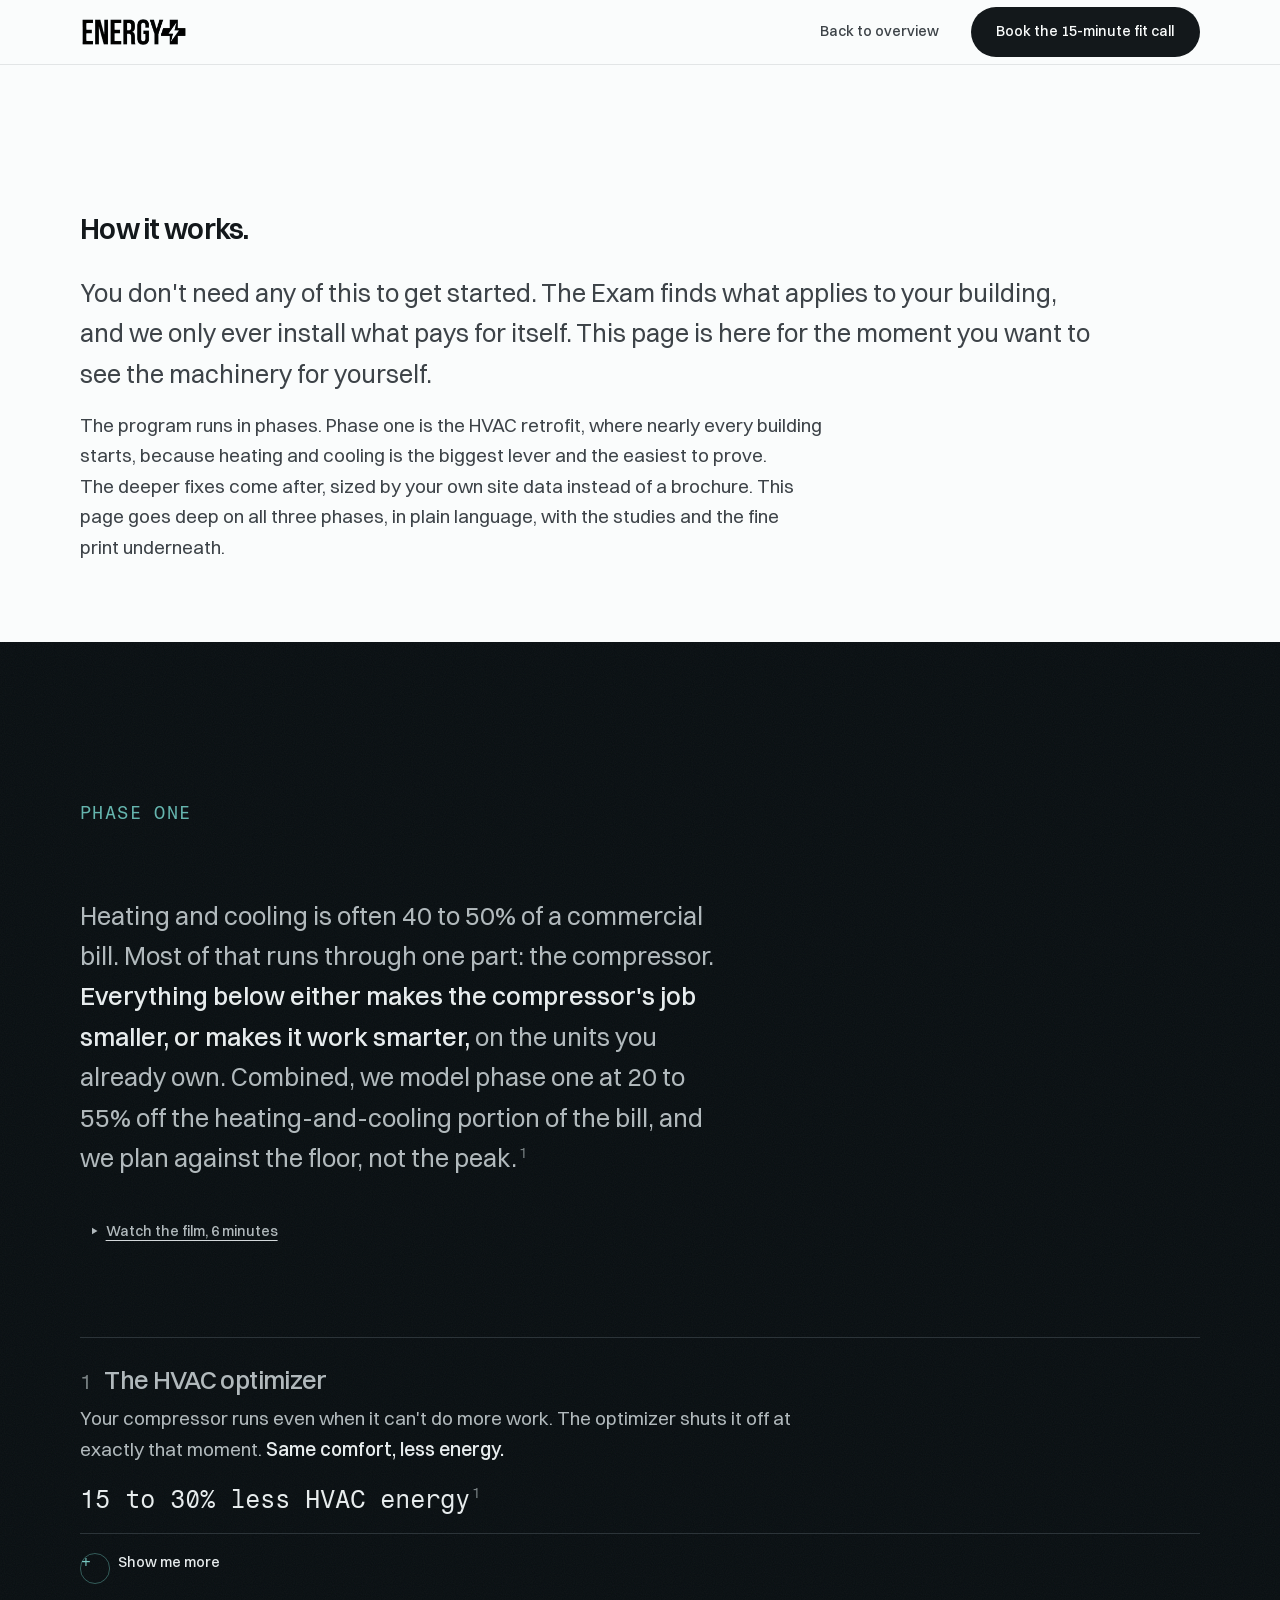
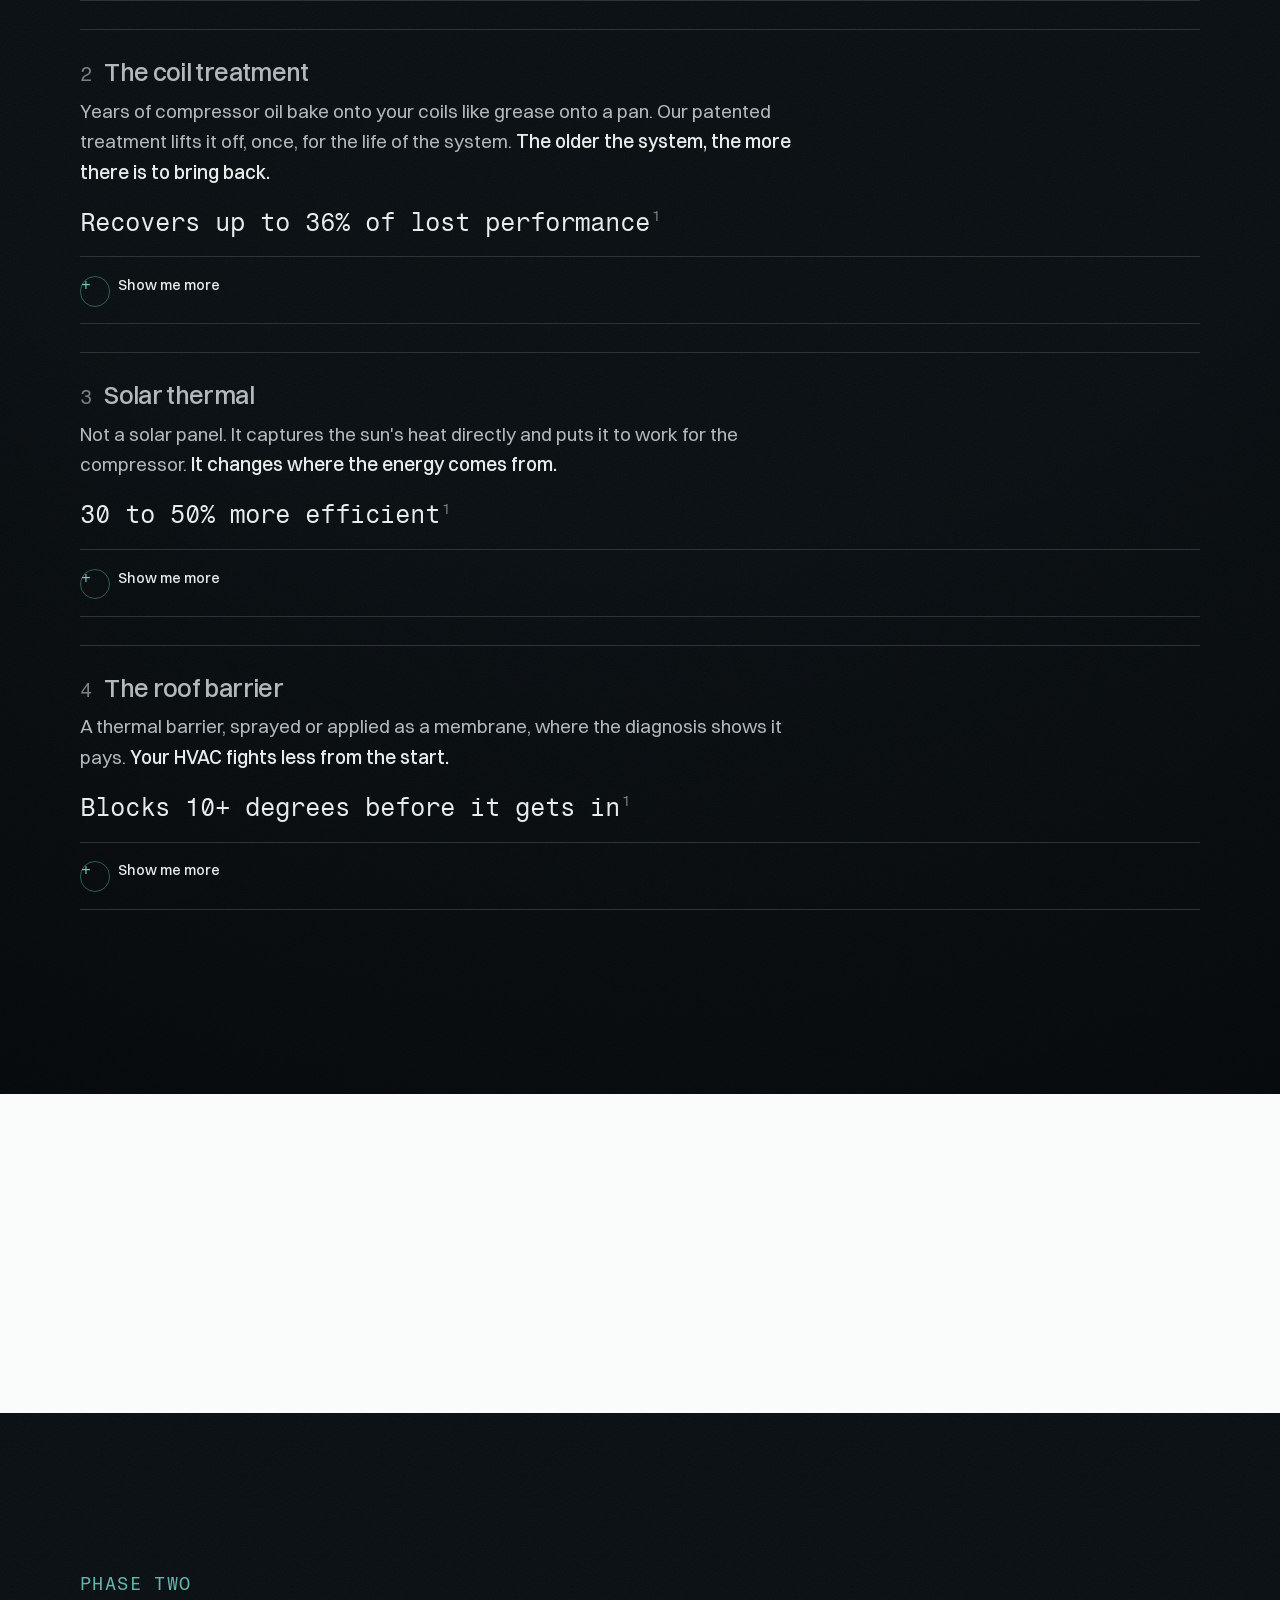
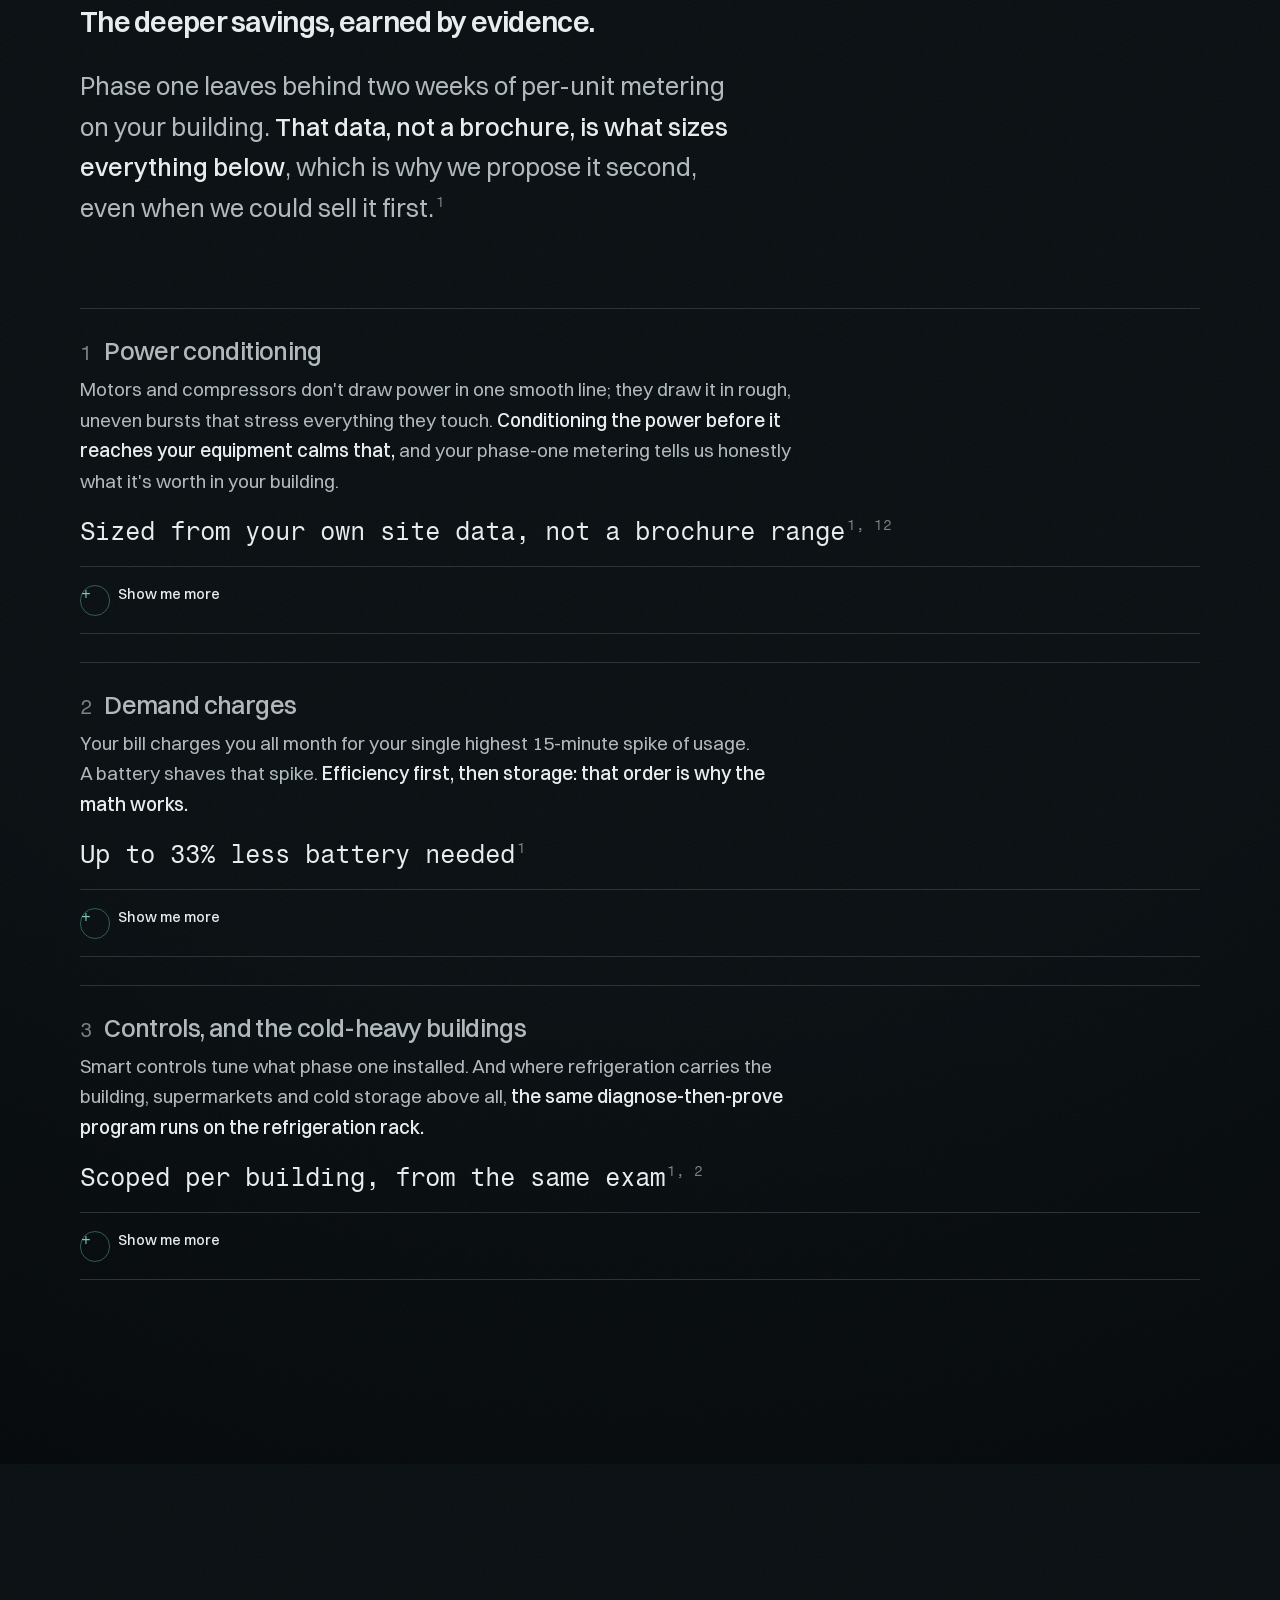
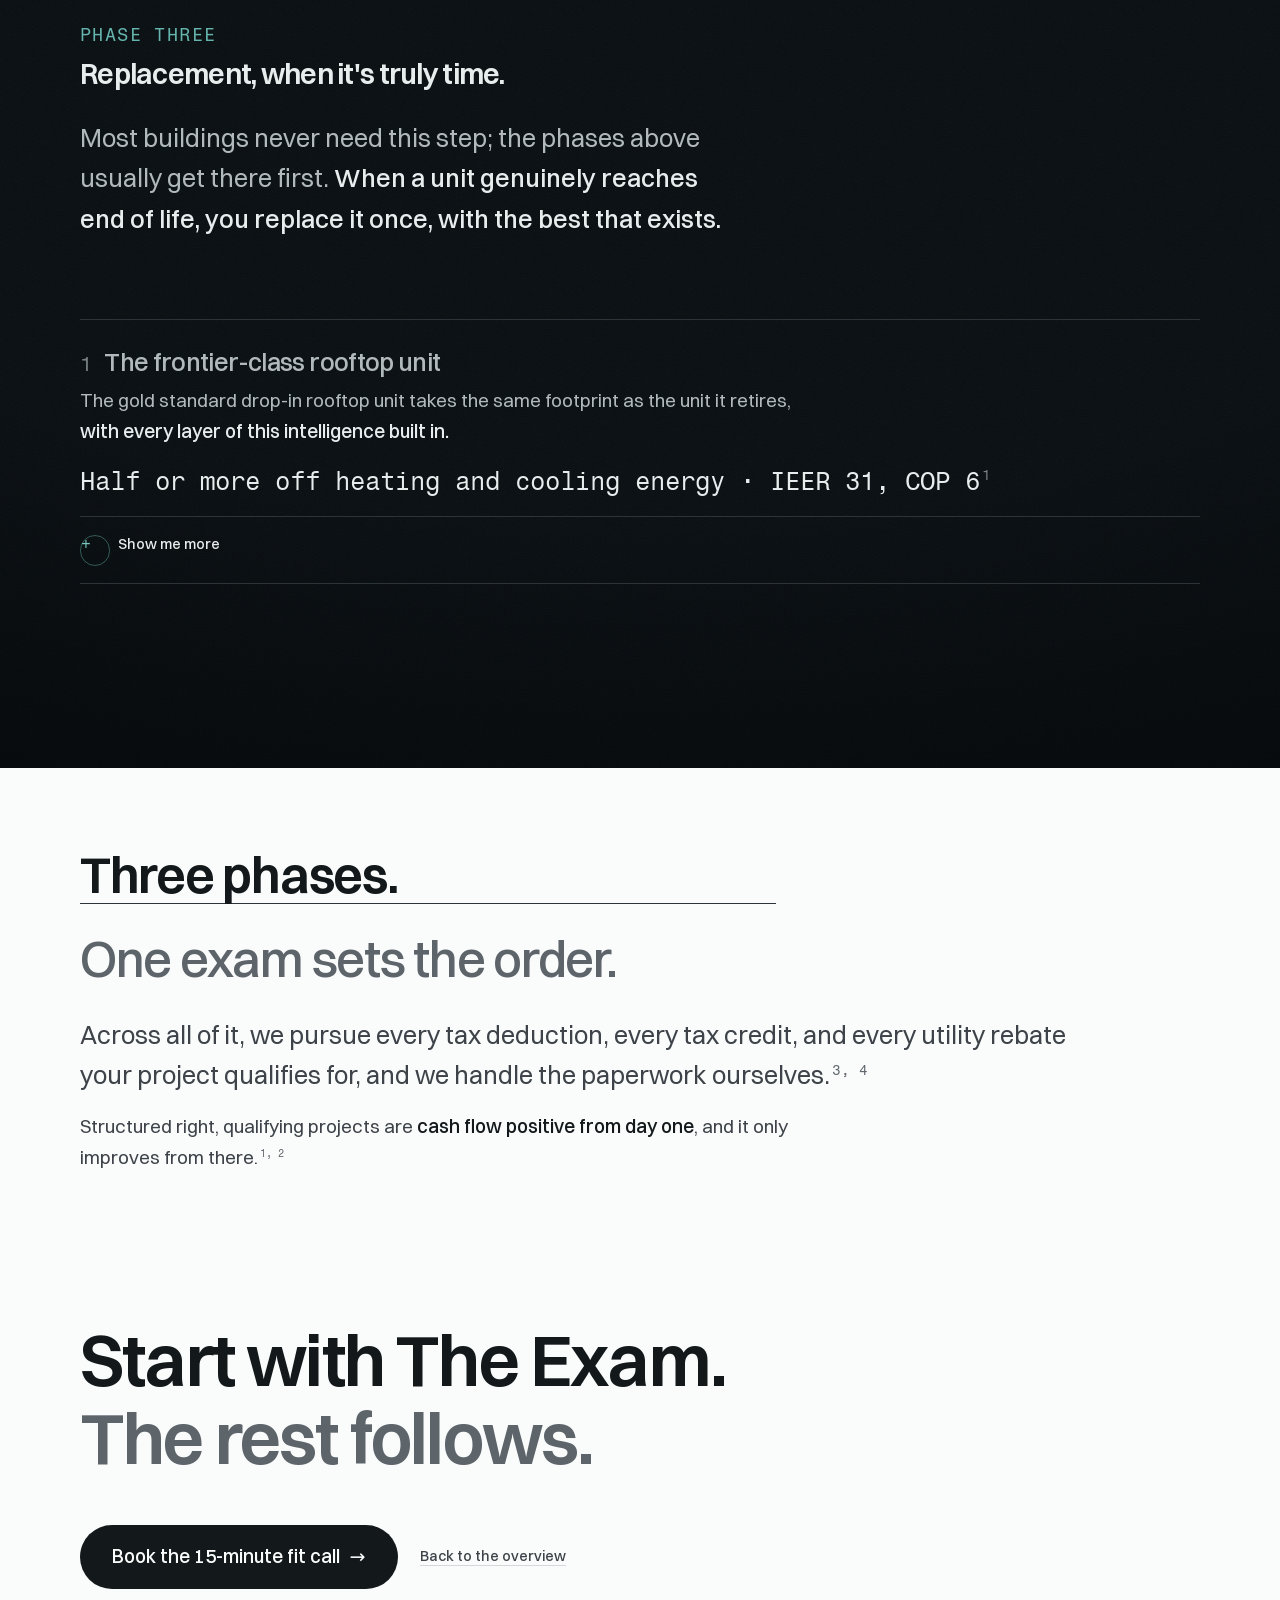
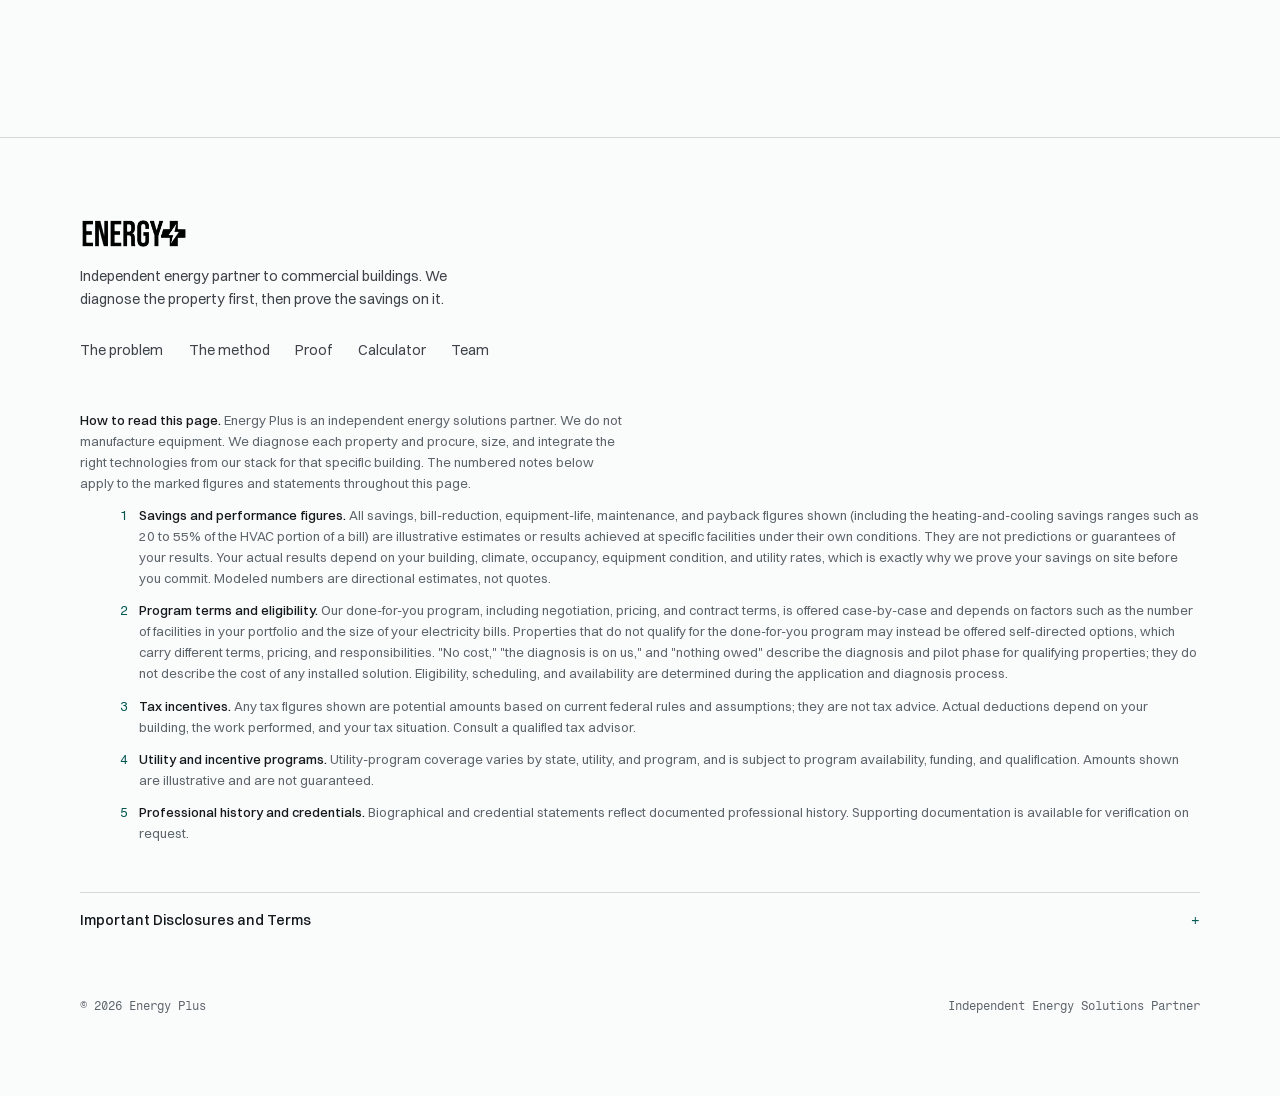
<file: how-it-works.html>
<!DOCTYPE html>
<html lang="en">
<head>
<meta charset="UTF-8">
<meta name="viewport" content="width=device-width, initial-scale=1.0">
<title>How it works: the machinery behind your savings | Energy Plus</title>
<meta name="description" content="The mechanism behind Energy Plus savings, phase by phase: the compressor and the coils first, then the deeper fixes your own site data justifies.">
<meta property="og:title" content="How it works: the machinery behind your savings | Energy Plus">
<meta property="og:description" content="The mechanism behind Energy Plus savings, phase by phase: the compressor and the coils first, then the deeper fixes your own site data justifies.">
<meta property="og:type" content="website">
<meta name="color-scheme" content="light">
<meta name="theme-color" content="#fbfbfa">
<link rel="icon" href="assets/img/energy-plus-logo.png">
<link rel="stylesheet" href="assets/fonts/fonts.css">
<link rel="stylesheet" href="assets/fonts/display.css">
<link rel="stylesheet" href="assets/styles.css">
</head>
<body>
<a href="#main" class="skip-link">Skip to content</a>

<header class="site-head">
  <div class="container site-head__in">
    <a href="index.html" aria-label="Energy Plus, home"><img src="assets/img/energy-plus-logo.png" alt="Energy Plus" width="108" height="31"></a>
    <nav class="site-nav" aria-label="Primary">
      <a href="index.html">Back to overview</a>
      <button type="button" class="pill" data-cal-namespace="15min" data-cal-link="dan-knows-a-gut/15min" data-cal-config='{"layout":"month_view","theme":"light"}'>Book the 15-minute fit call</button>
    </nav>
  </div>
</header>

<main id="main">

  <!-- INTRO -->
  <section class="sect" id="top" aria-labelledby="hiw-title" style="padding-top: var(--space-chapter)">
    <div class="container">
      <div class="prose">
        <h1 id="hiw-title" class="reveal">How it works.</h1>
        <p class="lede reveal" style="--ri:1">You don't need any of this to get started. The Exam finds what applies to your building, and we only ever install what pays for itself. This page is here for the moment you want to see the machinery for yourself.</p>
        <p class="reveal" style="--ri:2">The program runs in phases. Phase one is the HVAC retrofit, where nearly every building starts, because heating and cooling is the biggest lever and the easiest to prove. The deeper fixes come after, sized by your own site data instead of a brochure. This page goes deep on all three phases, in plain language, with the studies and the fine print underneath.</p>
      </div>
    </div>
  </section>

  <!-- CHAPTER ONE · PHASE ONE, THE HVAC RETROFIT (cinema) -->
  <span id="heat" aria-hidden="true"></span>
  <section class="cinema cinema-pad" id="phase-1" aria-labelledby="heat-title">
    <div class="container">
      <div class="method-intro">
        <p class="m reveal" style="color: oklch(0.72 0.08 188); letter-spacing: 0.08em;">PHASE ONE</p>
        <h2 id="heat-title" class="reveal" style="margin-top: 0.6rem;">The HVAC retrofit.</h2>
        <p class="lede reveal" style="--ri:1">Heating and cooling is often 40 to 50% of a commercial bill. Most of that runs through one part: the compressor. <strong>Everything below either makes the compressor's job smaller, or makes it work smarter,</strong> on the units you already own. Combined, we model phase one at 20 to 55% off the heating-and-cooling portion of the bill, and we plan against the floor, not the peak.<sup class="fn"><a href="#notes">1</a></sup></p>
        <div class="cta-row reveal" style="--ri:2; margin-top: var(--space-3)">
          <button type="button" class="ghostlink" data-open-film><svg width="12" height="12" viewBox="0 0 24 24" fill="currentColor" aria-hidden="true" style="vertical-align: -1px; margin-right: 0.35rem;"><path d="M8 5.5v13l11-6.5z"/></svg>Watch the film, 6 minutes</button>
        </div>
      </div>

      <div class="method__list" style="margin-top: var(--space-5)">
        <article class="layer">
          <h3><span class="idx">1</span> The HVAC optimizer</h3>
          <p class="mech">Your compressor runs even when it can't do more work. The optimizer shuts it off at exactly that moment. <strong>Same comfort, less energy.</strong></p>
          <p class="fig">15 to 30% less HVAC energy<sup class="fn"><a href="#notes">1</a></sup></p>
          <details class="gate"><summary><span class="plus" aria-hidden="true">+</span> Show me more</summary>
            <div class="gate__body">
              <p>The most common HVAC systems in America run on a simple on-off compressor. You ask for cold air, it turns on, and it stays on even when it's doing nothing useful, because more than 80% of your HVAC's energy draw runs through that one part.</p>
              <p>Think of a sponge. Once it's saturated with water, it can't take on any more. Your coils work the same way: once they're saturated, the air can't get any colder, yet the compressor keeps running. That's pure waste. The optimizer learns how your building and your systems actually run, and keeps adapting week after week to changing weather and changing use. When your coils are saturated, it shuts the compressor down, and the fan keeps pushing the stored cold into the room.</p>
              <p>Verified in more than 150 independent studies in 11 countries on six continents, by institutions including NASA, JPL, and Durham College, and approved by utilities from California to Ontario. Proven in San Diego summers, Canadian winters, Dubai deserts, Mumbai humidity, and Bangladesh monsoons.<sup class="fn"><a href="#notes">1, 9</a></sup></p>
            </div>
          </details>
        </article>

        <article class="layer">
          <h3><span class="idx">2</span> The coil treatment</h3>
          <p class="mech">Years of compressor oil bake onto your coils like grease onto a pan. Our patented treatment lifts it off, once, for the life of the system. <strong>The older the system, the more there is to bring back.</strong></p>
          <p class="fig">Recovers up to 36% of lost performance<sup class="fn"><a href="#notes">1</a></sup></p>
          <details class="gate"><summary><span class="plus" aria-hidden="true">+</span> Show me more</summary>
            <div class="gate__body">
              <p>In nearly every aging system, something invisible is happening. The compressor slowly leaks oil into the refrigerant, and that oil bakes onto the coils: a thin insulating film that heat can no longer pass through, growing for years with no one to tell you.</p>
              <p>Our multi-patented treatment lifts that film away and leaves the metal clean and protected, so oil can't bake on the way it did. Heat transfer returns, so the system reaches temperature faster, shuts off sooner, and lasts longer. And because a clean coil runs colder, it pulls more moisture from the air. Drier air feels colder, so the same comfort arrives at a higher setting, saving even more. Mold and mustiness lose their grip, and the whole building feels fresher. One application, lasting the life of the system.<sup class="fn"><a href="#notes">1, 12</a></sup></p>
            </div>
          </details>
        </article>

        <article class="layer">
          <h3><span class="idx">3</span> Solar thermal</h3>
          <p class="mech">Not a solar panel. It captures the sun's heat directly and puts it to work for the compressor. <strong>It changes where the energy comes from.</strong></p>
          <p class="fig">30 to 50% more efficient<sup class="fn"><a href="#notes">1</a></sup></p>
          <details class="gate"><summary><span class="plus" aria-hidden="true">+</span> Show me more</summary>
            <div class="gate__body">
              <p>Panels are large and expensive, and they only add power to feed a system that's still wasting it. Solar thermal takes a fraction of the space by capturing the sun's heat directly and putting it to work for the compressor. It still works on cloudy days, and can even store energy for later.</p>
              <p>For HVAC systems that are already supposed to be efficient, this changes where the energy comes from, instead of squeezing what's left of what you buy. Where phase one meets an inverter-based system, this is the fix we reach for.<sup class="fn"><a href="#notes">1</a></sup></p>
            </div>
          </details>
        </article>

        <article class="layer">
          <h3><span class="idx">4</span> The roof barrier</h3>
          <p class="mech">A thermal barrier, sprayed or applied as a membrane, where the diagnosis shows it pays. <strong>Your HVAC fights less from the start.</strong></p>
          <p class="fig">Blocks 10+ degrees before it gets in<sup class="fn"><a href="#notes">1</a></sup></p>
          <details class="gate"><summary><span class="plus" aria-hidden="true">+</span> Show me more</summary>
            <div class="gate__body">
              <p>Where it makes sense, we treat the roof so less heat enters the building in the first place, blocking more than 10 degrees before it gets in. Less heat in means less cooling bought, every day the sun is up. It's applied where the diagnosis shows it pays, not everywhere by default.<sup class="fn"><a href="#notes">1</a></sup></p>
            </div>
          </details>
        </article>

      </div>
    </div>
  </section>

  <!-- chapter break -->
  <div class="chapter container" aria-hidden="true">
    <p class="chapter__line reveal reveal--mask">Phase one pays for the proof. <span class="dim">The proof pays for what follows.</span></p>
  </div>

  <!-- CHAPTER TWO · PHASE TWO, THE DEEPER SAVINGS (cinema) -->
  <span id="wear" aria-hidden="true"></span>
  <section class="cinema cinema-pad" id="phase-2" aria-labelledby="wear-title">
    <div class="container">
      <div class="method-intro">
        <p class="m reveal" style="color: oklch(0.72 0.08 188); letter-spacing: 0.08em;">PHASE TWO</p>
        <h2 id="wear-title" class="reveal" style="margin-top: 0.6rem;">The deeper savings, earned by evidence.</h2>
        <p class="lede reveal" style="--ri:1">Phase one leaves behind two weeks of per-unit metering on your building. <strong>That data, not a brochure, is what sizes everything below</strong>, which is why we propose it second, even when we could sell it first.<sup class="fn"><a href="#notes">1</a></sup></p>
      </div>

      <div class="method__list" style="margin-top: var(--space-5)">
        <article class="layer">
          <h3><span class="idx">1</span> Power conditioning</h3>
          <p class="mech">Motors and compressors don't draw power in one smooth line; they draw it in rough, uneven bursts that stress everything they touch. <strong>Conditioning the power before it reaches your equipment calms that,</strong> and your phase-one metering tells us honestly what it's worth in your building.</p>
          <p class="fig">Sized from your own site data, not a brochure range<sup class="fn"><a href="#notes">1, 12</a></sup></p>
          <details class="gate"><summary><span class="plus" aria-hidden="true">+</span> Show me more</summary>
            <div class="gate__body">
              <p>The roughness starts inside your building, not on the grid. It costs you in two ways: it makes equipment work harder than the job requires, and it wears out everything it touches. Elevator motors hard-start every time the cab moves. RTU fleets run under that stress around the clock and age years early. Pump, spa, and laundry drives fail the same way.</p>
              <p>The fix conditions power as it enters the building, before it reaches your equipment: motors run cooler and steadier, breakdowns drop, and equipment lives longer. Documented results exist at named sites running this technology, including the 24%-of-total-bill project at Edward Hospital in the full record on the overview page; results vary widely by building, which is exactly why we quantify yours from your own phase-one data instead of quoting someone else's number.<sup class="fn"><a href="#notes">1, 9, 12</a></sup></p>
            </div>
          </details>
        </article>

        <article class="layer">
          <h3><span class="idx">2</span> Demand charges</h3>
          <p class="mech">Your bill charges you all month for your single highest 15-minute spike of usage. A battery shaves that spike. <strong>Efficiency first, then storage: that order is why the math works.</strong></p>
          <p class="fig">Up to 33% less battery needed<sup class="fn"><a href="#notes">1</a></sup></p>
          <details class="gate"><summary><span class="plus" aria-hidden="true">+</span> Show me more</summary>
            <div class="gate__body">
              <p>Demand charges are one of the largest lines on a commercial bill: your single highest 15-minute spike sets the price for the whole month, no matter how low your usage runs the rest of the time. A battery shaves that spike down.</p>
              <p>Because phase one has already shrunk your load, the battery you need is up to a third smaller than it would have been on day one. Efficiency first, storage second: that order is what keeps the cost of the battery in proportion to what it saves you.<sup class="fn"><a href="#notes">1</a></sup></p>
            </div>
          </details>
        </article>

        <article class="layer">
          <h3><span class="idx">3</span> Controls, and the cold-heavy buildings</h3>
          <p class="mech">Smart controls tune what phase one installed. And where refrigeration carries the building, supermarkets and cold storage above all, <strong>the same diagnose-then-prove program runs on the refrigeration rack.</strong></p>
          <p class="fig">Scoped per building, from the same exam<sup class="fn"><a href="#notes">1, 2</a></sup></p>
          <details class="gate"><summary><span class="plus" aria-hidden="true">+</span> Show me more</summary>
            <div class="gate__body">
              <p>In a grocery store, refrigeration can be half or more of the electric load, which is why cold-heavy buildings get their own phase-two track: coil treatment on refrigeration systems today, with optimization and heat-recovery technologies staged behind it. The method doesn't change: measure first, prove on your bill, then expand.<sup class="fn"><a href="#notes">1, 2</a></sup></p>
            </div>
          </details>
        </article>
      </div>
    </div>
  </section>

  <!-- CHAPTER THREE · PHASE THREE, REPLACEMENT (cinema) -->
  <section class="cinema cinema-pad" id="phase-3" aria-labelledby="phase3-title">
    <div class="container">
      <div class="method-intro">
        <p class="m reveal" style="color: oklch(0.72 0.08 188); letter-spacing: 0.08em;">PHASE THREE</p>
        <h2 id="phase3-title" class="reveal" style="margin-top: 0.6rem;">Replacement, when it's truly time.</h2>
        <p class="lede reveal" style="--ri:1">Most buildings never need this step; the phases above usually get there first. <strong>When a unit genuinely reaches end of life, you replace it once, with the best that exists.</strong></p>
      </div>

      <div class="method__list" style="margin-top: var(--space-5)">
        <article class="layer">
          <h3><span class="idx">1</span> The frontier-class rooftop unit</h3>
          <p class="mech">The gold standard drop-in rooftop unit takes the same footprint as the unit it retires, <strong>with every layer of this intelligence built in.</strong></p>
          <p class="fig">Half or more off heating and cooling energy &middot; IEER 31, COP 6<sup class="fn"><a href="#notes">1</a></sup></p>
          <details class="gate"><summary><span class="plus" aria-hidden="true">+</span> Show me more</summary>
            <div class="gate__body">
              <p>When replacement is genuinely the right answer, one simple unit with far less maintenance reaches an IEER of 31 and a COP of 6, cutting heating and cooling energy by half or more. Because phase one already told us exactly how each of your units runs, the replacement decision is made on your data and your depreciation schedule, never on a salesman's timetable.<sup class="fn"><a href="#notes">1</a></sup></p>
            </div>
          </details>
        </article>
      </div>
    </div>
  </section>

  <!-- CLOSING · THREE PHASES -->
  <section class="sect" id="two-kinds" aria-labelledby="two-kinds-title">
    <div class="container">
      <div class="prose">
        <h2 id="two-kinds-title" class="reveal">Three phases. <span class="beat">One exam sets the order.</span></h2>
        <p class="lede reveal" style="--ri:1">Across all of it, we pursue every tax deduction, every tax credit, and every utility rebate your project qualifies for, and we handle the paperwork ourselves.<sup class="fn"><a href="#notes">3, 4</a></sup></p>
        <p class="reveal" style="--ri:2">Structured right, qualifying projects are <strong>cash flow positive from day one</strong>, and it only improves from there.<sup class="fn"><a href="#notes">1, 2</a></sup></p>
      </div>
    </div>
  </section>

  <!-- CLOSE -->
  <section class="close-echo" aria-label="Book a call">
    <div class="container">
      <h2 class="reveal reveal--mask">Start with The Exam. <span style="color: var(--muted)">The rest follows.</span></h2>
      <div class="cta-block">
        <div class="cta-row reveal" style="--ri:1">
          <button type="button" class="pill pill--lg" data-cal-namespace="15min" data-cal-link="dan-knows-a-gut/15min" data-cal-config='{"layout":"month_view","theme":"light"}'>Book the 15-minute fit call <span class="arrow" aria-hidden="true">&rarr;</span></button>
          <a class="ghostlink" href="index.html">Back to the overview</a>
        </div>
      </div>
    </div>
  </section>
</main>

<footer class="site-foot">
  <div class="container">
    <img src="assets/img/energy-plus-logo.png" alt="Energy Plus" width="108" height="31">
    <p class="tagline">Independent energy partner to commercial buildings. We diagnose the property first, then prove the savings on it.</p>
    <nav class="foot-nav" aria-label="Footer">
      <a href="index.html#problem">The problem</a>
      <a href="index.html#method">The method</a>
      <a href="index.html#proof">Proof</a>
      <a href="index.html#calculator">Calculator</a>
      <a href="index.html#team">Team</a>
    </nav>

    <div class="foot-notes" id="notes">
      <p><strong>How to read this page.</strong> Energy Plus is an independent energy solutions partner. We do not manufacture equipment. We diagnose each property and procure, size, and integrate the right technologies from our stack for that specific building. The numbered notes below apply to the marked figures and statements throughout this page.</p>
      <ul>
        <li><span class="n">1</span><span><strong>Savings and performance figures.</strong> All savings, bill-reduction, equipment-life, maintenance, and payback figures shown (including the heating-and-cooling savings ranges such as 20 to 55% of the HVAC portion of a bill) are illustrative estimates or results achieved at specific facilities under their own conditions. They are not predictions or guarantees of your results. Your actual results depend on your building, climate, occupancy, equipment condition, and utility rates, which is exactly why we prove your savings on site before you commit. Modeled numbers are directional estimates, not quotes.</span></li>
        <li><span class="n">2</span><span><strong>Program terms and eligibility.</strong> Our done-for-you program, including negotiation, pricing, and contract terms, is offered case-by-case and depends on factors such as the number of facilities in your portfolio and the size of your electricity bills. Properties that do not qualify for the done-for-you program may instead be offered self-directed options, which carry different terms, pricing, and responsibilities. "No cost," "the diagnosis is on us," and "nothing owed" describe the diagnosis and pilot phase for qualifying properties; they do not describe the cost of any installed solution. Eligibility, scheduling, and availability are determined during the application and diagnosis process.</span></li>
        <li><span class="n">3</span><span><strong>Tax incentives.</strong> Any tax figures shown are potential amounts based on current federal rules and assumptions; they are not tax advice. Actual deductions depend on your building, the work performed, and your tax situation. Consult a qualified tax advisor.</span></li>
        <li><span class="n">4</span><span><strong>Utility and incentive programs.</strong> Utility-program coverage varies by state, utility, and program, and is subject to program availability, funding, and qualification. Amounts shown are illustrative and are not guaranteed.</span></li>
        <li><span class="n">5</span><span><strong>Professional history and credentials.</strong> Biographical and credential statements reflect documented professional history. Supporting documentation is available for verification on request.</span></li>
      </ul>
    </div>

    <details class="disclosures" id="disclosures-terms">
      <summary>Important Disclosures and Terms <span class="plus" aria-hidden="true">+</span></summary>
      <div class="disclosures__body">
        <p><em>Effective date: February 4, 2026.</em> These disclosures apply to Energy Plus marketing and informational materials, including videos, presentations, web pages, and printed materials. They explain the basis for the statements, figures, and offers presented in those materials. By viewing or relying on those materials, you acknowledge these disclosures. Where a signed agreement exists, that agreement governs.</p>
        <h4>1. General</h4>
        <p>This content is provided for general informational purposes only. It is not an offer, warranty, guarantee, or professional advice. All figures are estimates, are illustrative, and are subject to change without notice. The only binding commitments between you and Energy Plus are those set out in a signed written agreement. Results vary by facility.</p>
        <h4>2. Performance figures</h4>
        <p>Stated efficiency and savings ranges, including but not limited to 15 to 30 percent, 30 to 50 percent, 20 to 55 percent of the heating-and-cooling portion of a bill, up to 36 percent, up to 33 percent, an IEER of 31, a COP of 6, and more than 10 degrees, reflect results observed under specific conditions or reported in specific studies. Where a range is quoted for combined measures, the low end reflects the outcomes we treat as the planning floor and the high end requires per-site modeling. Actual performance depends on factors including equipment type, equipment age, baseline efficiency, climate, occupancy, usage patterns, maintenance, and installation quality. Your actual results may differ from, and may fall below, the ranges shown.</p>
        <h4>3. System and technical statements</h4>
        <p>Descriptions of how heating and cooling systems operate, including any statement that the compressor accounts for a majority or a stated share of system energy use, are typical or representative rather than universal. Actual values vary by system design, configuration, and operation.</p>
        <h4>4. Savings and return on investment</h4>
        <p>Any savings, payback period, or return on investment figure is an estimate based on assumptions that may not reflect the conditions at your facility. It is not a guarantee of any specific financial outcome. Modeled results and prior results do not predict future performance.</p>
        <h4>5. Cash flow and program cost</h4>
        <p>Statements that a project can be cash-flow positive from day one, or that incentives can cover the entire program, describe outcomes that are achievable only under certain financing structures, utility rates, program eligibility, and tax positions. These outcomes are not available in all cases and are not promised for any particular customer.</p>
        <h4>6. Tax credits, deductions, and rebates</h4>
        <p>The availability, amounts, and eligibility requirements of tax deductions, tax credits, and utility rebates depend on jurisdiction, current law, program funding, and your individual tax situation. Programs change and may end without notice. Energy Plus does not provide tax, accounting, or legal advice and does not guarantee that any incentive will be approved or received. Consult your own qualified advisor regarding your specific circumstances.</p>
        <h4>7. Best-return and finder's-fee offer</h4>
        <p>Any offer to pay a finder's fee in connection with a demonstrably better return is subject to separate written terms and conditions. Such an offer requires a like-for-like comparison on equivalent scope, equipment, and methodology, and is subject to verification by Energy Plus. Energy Plus reserves the right to verify, interpret, and administer the offer, and to modify or withdraw it at any time. The offer is void where prohibited by law.</p>
        <h4>8. Measurement and verification</h4>
        <p>Independent measurement and verification of results, including under recognized protocols such as the International Performance Measurement and Verification Protocol (IPMVP) Option C and ASHRAE Guideline 14, is available upon request on qualifying projects. Where performed, verification confirms measured results for that specific project only and does not guarantee future results or results at any other site.</p>
        <h4>9. Third-party evaluations and named organizations</h4>
        <p>References to NASA, Durham College, named utilities, and other organizations reflect publicly available reports and evaluations concerning the underlying technologies that Energy Plus deploys. They do not refer to Energy Plus itself. Such references are provided for identification and descriptive purposes only and do not constitute or imply endorsement, sponsorship, certification, or affiliation by those organizations with Energy Plus, unless expressly stated in writing.</p>
        <h4>10. Case studies and references</h4>
        <p>Case studies, study counts, and climate or geographic references reflect specific installations completed under specific conditions. They are illustrative and are not predictive of the results you will achieve at your facility.</p>
        <h4>11. Third-party products and trademarks</h4>
        <p>Certain technologies referenced are manufactured or supplied by third parties. All product names, logos, and trademarks are the property of their respective owners. Specifications are subject to change without notice.</p>
        <h4>12. Equipment life and maintenance</h4>
        <p>Statements regarding extended equipment life, reduced maintenance, improved humidity control, and single-application or long-lasting benefits assume proper installation, operation, and maintenance. They are not a warranty, and actual outcomes will vary. Warranty terms, if any, are provided separately in writing.</p>
        <h4>13. Forward-looking statements</h4>
        <p>Statements about future benefits, savings, performance, and outcomes are forward-looking and inherently uncertain. Actual results may differ materially from those expressed or implied.</p>
        <h4>14. Not professional advice; assessment required</h4>
        <p>The information presented is general and educational in nature. It is not engineering, financial, tax, or legal advice for your specific situation. A formal assessment of your facility is required before any specific recommendation, scope, or projected result can be provided.</p>
        <h4>15. Analogies</h4>
        <p>References to diagnosis, examinations, prescriptions, or disease are analogies used to describe the energy assessment process. They are not medical statements and are not intended to convey any medical meaning.</p>
        <p><strong>Questions.</strong> For questions about these disclosures or any statement in our materials, contact Energy Plus at <a href="mailto:dan@yourenergyplus.com">dan@yourenergyplus.com</a> or <a href="tel:+18647770688">(864) 777-0688</a>. Energy Plus. Your Energy Partner.</p>
      </div>
    </details>

    <div class="foot-meta">
      <span>&copy; 2026 Energy Plus</span>
      <span>Independent Energy Solutions Partner</span>
    </div>
  </div>
</footer>

<dialog class="film-modal" id="film-modal" aria-label="Energy Plus film">
  <button type="button" class="film-modal__close" aria-label="Close film">&times;</button>
  <div class="film-modal__frame"></div>
</dialog>

<script src="assets/vendor/gsap.min.js" defer></script>
<script src="assets/vendor/ScrollTrigger.min.js" defer></script>
<script src="assets/main.js" defer></script>
<script src="assets/choreo.js" defer></script>
</body>
</html>
</file>
<file: assets/fonts/report-fonts.css>
/* Field Report type system: one load-bearing family + one instrument voice.
   Archivo variable carries body (normal width) and display (expanded, heavy);
   Spline Sans Mono is reserved for metered values, captions, and footnotes. */
@font-face {
  font-family: "Archivo";
  font-style: normal;
  font-weight: 100 900;
  font-stretch: 62% 125%;
  font-display: swap;
  src: url("archivo-var.woff2") format("woff2");
}
@font-face {
  font-family: "Spline Sans Mono";
  font-style: normal;
  font-weight: 300 700;
  font-display: swap;
  src: url("spline-sans-mono-var.woff2") format("woff2");
}
</file>
<file: assets/site.css>
/* Energy Plus · THE FIELD REPORT
   The page is a measurement document, not a brochure: chroma-zero report paper,
   ink typography with a real width axis, survey-plate photography, and three
   graphite instrument moments (open, the readout, close). One amber signal with
   one meaning: a verified, metered value. Nothing moves unless it says something.

   RE-SKIN CONTRACT (hotel / supermarket verticals): override only
   (1) the tokens below, (2) the three photo slots (assets/img/film-cover.jpg,
   stakes-roof.jpg, close-dusk.jpg), (3) copy slots, including the hero bill's
   line items. Layout, motion, and disclosure wiring do not fork. */

:root {
  /* report paper: true zero-chroma, never cream */
  --paper: oklch(0.985 0 0);
  --paper-2: oklch(0.955 0 0);
  --rule: oklch(0.8 0 0);
  --rule-soft: oklch(0.9 0 0);
  --ink: oklch(0.17 0.005 270);
  --body-c: oklch(0.33 0.005 270);
  --faint: oklch(0.46 0.005 270);

  /* instrument panel */
  --graphite: oklch(0.17 0.006 260);
  --graphite-2: oklch(0.22 0.008 260);
  --graphite-rule: oklch(0.34 0.01 260);
  --panel-ink: oklch(0.95 0.002 260);
  --panel-body: oklch(0.79 0.005 260);

  /* the one signal: a verified, metered value */
  --amber: oklch(0.82 0.15 80);
  --amber-ink: oklch(0.5 0.11 70);
  --amber-wash: oklch(0.965 0.025 85);

  --font-sans: "Archivo", system-ui, -apple-system, "Segoe UI", sans-serif;
  --font-mono: "Spline Sans Mono", ui-monospace, "Cascadia Mono", monospace;

  --step--1: clamp(0.85rem, 0.81rem + 0.16vw, 0.92rem);
  --step-0: clamp(1.05rem, 1rem + 0.28vw, 1.17rem);
  --step-1: clamp(1.32rem, 1.22rem + 0.5vw, 1.55rem);
  --step-2: clamp(1.75rem, 1.55rem + 1vw, 2.3rem);
  --step-3: clamp(2.2rem, 1.8rem + 2vw, 3.2rem);
  --step-4: clamp(2.7rem, 2rem + 3.4vw, 4.6rem);
  --monument: clamp(4.6rem, 3rem + 8.5vw, 10rem);

  --beat-pad: clamp(4.5rem, 3.6rem + 5.5vw, 9rem);
  --ease: cubic-bezier(0.19, 1, 0.22, 1);
  --wrap: 1140px;
  --narrow: 47rem;
  --z-head: 20;
  --z-sheet: 40;
}

/* ---------- base ---------- */
* { box-sizing: border-box; margin: 0; }
html { scroll-behavior: smooth; }
body {
  background-color: var(--paper); color: var(--body-c);
  /* report-paper tooth: near-invisible mono noise, zero chroma */
  background-image: url("data:image/svg+xml,%3Csvg xmlns='http://www.w3.org/2000/svg' width='240' height='240'%3E%3Cfilter id='n'%3E%3CfeTurbulence type='fractalNoise' baseFrequency='0.8' numOctaves='2' stitchTiles='stitch'/%3E%3CfeColorMatrix type='saturate' values='0'/%3E%3CfeComponentTransfer%3E%3CfeFuncA type='linear' slope='0.028'/%3E%3C/feComponentTransfer%3E%3C/filter%3E%3Crect width='100%25' height='100%25' filter='url(%23n)'/%3E%3C/svg%3E");
  font-family: var(--font-sans); font-size: var(--step-0); line-height: 1.65;
  -webkit-font-smoothing: antialiased; text-rendering: optimizeLegibility;
}
img { max-width: 100%; height: auto; display: block; }
h1, h2, h3 {
  color: var(--ink); font-weight: 780; font-stretch: 112%;
  line-height: 1.02; letter-spacing: -0.018em; text-wrap: balance;
}
h3 { font-stretch: 106%; font-weight: 680; }
p { text-wrap: pretty; max-width: 66ch; }
a { color: var(--ink); text-decoration-thickness: 1.5px; text-decoration-color: var(--amber-ink); text-underline-offset: 3px; }
a:hover { text-decoration-color: var(--ink); }
strong { color: var(--ink); font-weight: 600; }
button { font: inherit; cursor: pointer; }
::selection { background: var(--amber); color: var(--ink); }
:focus-visible { outline: 2px solid var(--amber-ink); outline-offset: 3px; }

.wrap { max-width: var(--wrap); margin-inline: auto; padding-inline: clamp(1.25rem, 4vw, 2.5rem); }
[id] { scroll-margin-top: 76px; }
.skip-link { position: absolute; left: -999px; top: 0; z-index: var(--z-sheet); background: var(--ink); color: var(--paper); padding: 0.6rem 1rem; }
.skip-link:focus { left: 0; }

sup.fn { font-family: var(--font-mono); font-size: 0.55em; font-weight: 500; color: var(--faint); margin-left: 0.12em; }
sup.fn a { color: inherit; text-decoration: none; }

/* ---------- controls: form-solid rectangles, not pills ---------- */
.btn {
  display: inline-flex; align-items: center; gap: 0.55rem;
  background: var(--ink); color: var(--paper); border: 1px solid var(--ink);
  border-radius: 4px; padding: 0.85rem 1.5rem;
  font-weight: 620; font-stretch: 104%; font-size: var(--step--1); letter-spacing: 0.01em;
  transition: transform 220ms var(--ease), box-shadow 220ms var(--ease), opacity 300ms var(--ease);
}
.btn:hover { transform: translateY(-1px); box-shadow: 0 8px 24px -10px oklch(0.17 0.005 270 / 0.5); }
.btn:active { transform: translateY(0); }
.btn--lg { padding: 1.05rem 2rem; font-size: var(--step-0); }
.hero .btn, .close .btn { background: white; color: var(--graphite); border-color: white; }
.hero .btn:hover, .close .btn:hover { box-shadow: 0 8px 24px -8px oklch(0 0 0 / 0.55); }
.btn--sm { padding: 0.55rem 1.05rem; }
.textlink {
  background: none; border: 0; padding: 0.4rem 0.2rem;
  color: var(--ink); font-weight: 560; font-size: var(--step--1);
  text-decoration: underline; text-decoration-thickness: 1.5px;
  text-decoration-color: var(--rule); text-underline-offset: 4px;
}
.textlink:hover { text-decoration-color: var(--ink); }
.hero .textlink, .close .textlink, .textlink--dark { color: var(--panel-ink); text-decoration-color: var(--graphite-rule); }
.hero .textlink:hover, .close .textlink:hover { text-decoration-color: var(--panel-ink); }

.cta { display: flex; flex-wrap: wrap; align-items: center; gap: 1.1rem; margin-top: clamp(1.6rem, 3vw, 2.4rem); }

/* SMS panel */
.sms { display: none; margin-top: 1rem; max-width: 30rem; background: var(--paper); border: 1px solid var(--rule); border-radius: 6px; padding: 1rem; }
.sms.is-open { display: block; }
.sms__to { font-family: var(--font-mono); font-size: 0.74rem; color: var(--faint); }
.sms textarea { width: 100%; margin-top: 0.6rem; border: 1px solid var(--rule); border-radius: 4px; background: var(--paper); color: var(--body-c); font: inherit; font-size: var(--step--1); padding: 0.7rem; resize: none; }
.sms__foot { display: flex; align-items: center; justify-content: space-between; gap: 1rem; margin-top: 0.7rem; }
.sms__hint { font-size: 0.76rem; color: var(--faint); }
.hero .sms, .close .sms { background: oklch(0.21 0.008 260 / 0.92); border-color: var(--graphite-rule); }
.hero .sms textarea, .close .sms textarea { background: var(--graphite); color: var(--panel-body); border-color: var(--graphite-rule); }
.hero .sms__to, .close .sms__to, .hero .sms__hint, .close .sms__hint { color: oklch(0.62 0.006 260); }
.hero .sms .btn, .close .sms .btn { background: var(--panel-ink); color: var(--graphite); border-color: var(--panel-ink); }

/* ---------- header ---------- */
.head {
  position: fixed; inset-inline: 0; top: 0; z-index: var(--z-head);
  background: color-mix(in oklab, var(--paper) 92%, transparent);
  border-bottom: 2px solid var(--ink);
  backdrop-filter: blur(10px);
  transition: background 400ms var(--ease), border-color 400ms var(--ease);
}
.head__in { display: flex; align-items: center; justify-content: space-between; min-height: 58px; }
.head__mark img { width: 100px; filter: invert(1) hue-rotate(180deg); }
.head__nav { display: flex; align-items: center; gap: clamp(1rem, 2.5vw, 2rem); }
.head__nav a { color: var(--body-c); text-decoration: none; font-size: var(--step--1); font-weight: 560; }
.head__nav a:hover { color: var(--ink); }
@media (max-width: 700px) { .head__nav a { display: none; } }

/* over the graphite moments the header carries the mark alone */
.head.is-clear { background: transparent; border-color: transparent; backdrop-filter: none; }
.head.is-clear .head__mark img { filter: brightness(0) invert(1); }
.head__nav a, .head__nav .btn { transition: opacity 320ms var(--ease), visibility 0s; }
.head.is-clear .head__nav a, .head.is-clear .head__nav .btn {
  opacity: 0; visibility: hidden; pointer-events: none;
  transition: opacity 320ms var(--ease), visibility 0s 320ms;
}

/* ---------- instrument moments: hero + close ---------- */
.hero, .close { position: relative; color: var(--panel-ink); overflow: clip; background: var(--graphite); }
.hero {
  min-height: 92svh; display: grid; align-items: center;
  background: radial-gradient(120% 130% at 16% -12%, var(--graphite-2), var(--graphite) 62%);
}
.close { padding-block: var(--beat-pad); }
.hero__media, .close__media { position: absolute; inset: 0; }
.hero__media img, .close__media img {
  width: 100%; height: 100%; object-fit: cover;
  filter: grayscale(1) contrast(1.06) brightness(0.9);
}
.hero__scrim {
  position: absolute; inset: 0;
  background:
    linear-gradient(to right, oklch(0.15 0.006 260 / 0.92) 0%, oklch(0.15 0.006 260 / 0.62) 55%, oklch(0.15 0.006 260 / 0.4) 100%),
    linear-gradient(to top, oklch(0.15 0.006 260 / 0.9), transparent 45%);
}
.hero__in, .close__in { position: relative; padding-block: clamp(6rem, 12vh, 9rem); }
.hero h1 {
  color: white; font-size: var(--step-4); font-weight: 840; font-stretch: 122%;
  letter-spacing: -0.015em; line-height: 0.98; max-width: 13ch; text-transform: none;
}
.close h2 { color: white; font-size: var(--step-3); font-weight: 800; font-stretch: 118%; max-width: 18ch; }
.hero__lede { margin-top: 1.5rem; font-size: var(--step-1); line-height: 1.5; color: var(--panel-body); max-width: 42ch; }

/* the exhibit: a specimen bill under the pen */
.hero__grid { display: grid; gap: clamp(3rem, 6vw, 4.5rem); align-items: center; }
@media (min-width: 980px) { .hero__grid { grid-template-columns: 11fr 9fr; } }
.hero__grid > * { min-width: 0; }
.bill { margin: 0; width: 100%; max-width: min(26.5rem, 100%); justify-self: center; }
@media (min-width: 980px) { .bill { justify-self: end; } }
.bill svg {
  width: 100%; height: auto; display: block; transform: rotate(1.7deg);
  filter: drop-shadow(0 34px 54px oklch(0 0 0 / 0.5)) drop-shadow(0 5px 12px oklch(0 0 0 / 0.35));
}
.bill .paper { fill: var(--paper); stroke: oklch(0.86 0 0); stroke-width: 0.5; }
.bill .tag { fill: none; stroke: var(--rule); stroke-width: 1; }
.bill .bt { font-family: var(--font-sans); font-size: 13px; font-weight: 660; letter-spacing: 0.01em; fill: var(--ink); }
.bill .row { font-family: var(--font-sans); font-size: 11.5px; fill: var(--body-c); }
.bill .amt { font-family: var(--font-mono); font-size: 11.5px; font-weight: 500; fill: var(--ink); font-variant-numeric: tabular-nums; }
.bill .amt--total { font-size: 16px; font-weight: 620; }
.bill .meta { font-family: var(--font-mono); font-size: 8.5px; font-weight: 500; letter-spacing: 0.08em; fill: var(--faint); }
.bill .rule { stroke: var(--rule); stroke-width: 1; }
.bill .rule--ink { stroke: var(--ink); stroke-width: 2; }
.bill .fine { fill: var(--rule); opacity: 0.55; }
.bill .mk { fill: none; stroke: var(--amber-ink); stroke-width: 2.2; stroke-linecap: round; stroke-linejoin: round; }
.bill .mk-t { font-family: var(--font-mono); font-size: 9.5px; font-weight: 600; letter-spacing: 0.05em; fill: var(--amber-ink); }
.bill__cap {
  margin-top: 0.9rem; font-family: var(--font-mono); font-size: 0.7rem; font-weight: 500;
  letter-spacing: 0.08em; text-transform: uppercase; color: oklch(0.62 0.006 260);
}
.bill__cap sup.fn { color: oklch(0.55 0.006 260); }

/* ---------- beats: pages of the report ---------- */
.beat { padding-block: var(--beat-pad); }
/* the document divider: one confident ink rule, not a hairline */
.beat--rule > .wrap { border-top: 2px solid var(--ink); padding-top: clamp(2.5rem, 5vw, 4rem); }
.beat__narrow { max-width: calc(var(--narrow) + 2 * clamp(1.25rem, 4vw, 2.5rem)); }
.beat h2 { font-size: var(--step-3); max-width: 24ch; }
.lead { margin-top: 1.4rem; font-size: var(--step-1); line-height: 1.5; }
.lead + p { margin-top: 1rem; }
.quiet { margin-top: 1.6rem; font-size: var(--step--1); color: var(--faint); }
.quiet--dark { color: var(--panel-body); }
.quiet--dark a { color: var(--panel-ink); text-decoration-color: var(--amber); }

/* problem: the monument beside the claim */
.beat__grid { display: grid; gap: clamp(1.5rem, 3vw, 2.5rem); align-items: start; }
@media (min-width: 920px) { .beat__grid { grid-template-columns: 5fr 7fr; border-top: 2px solid var(--ink); padding-top: clamp(2.5rem, 5vw, 4rem); } }
@media (max-width: 919.9px) { #problem .wrap { border-top: 2px solid var(--ink); padding-top: 2.5rem; } }
.monument {
  font-weight: 830; font-stretch: 125%; font-size: var(--monument); line-height: 0.88;
  letter-spacing: -0.02em; color: var(--ink); font-variant-numeric: tabular-nums;
}
.monument__unit { font-size: 0.4em; font-weight: 600; font-stretch: 100%; color: var(--faint); }

/* the listen test: two instruments, one difference */
.listen { margin-top: clamp(1.8rem, 4vw, 2.6rem); display: grid; gap: 1.1rem; }
@media (min-width: 760px) { .listen { grid-template-columns: 1fr 1fr; gap: 1.4rem; } }
.listen__card {
  display: grid; grid-template-columns: auto 1fr; gap: 1rem 1.15rem; align-items: center;
  background: var(--graphite); border-radius: 4px; padding: 1.3rem 1.4rem 1.35rem;
  color: var(--panel-body);
  box-shadow: 0 1px 2px oklch(0.17 0.005 270 / 0.05), 0 22px 48px -34px oklch(0.17 0.005 270 / 0.5);
}
.listen__card h3 { color: var(--panel-ink); font-size: var(--step-0); }
.listen__info p { margin-top: 0.3rem; font-size: var(--step--1); line-height: 1.45; }
.listen__btn {
  width: 3.3rem; height: 3.3rem; border-radius: 50%;
  border: 1.5px solid var(--panel-ink); background: transparent; color: var(--panel-ink);
  display: grid; place-items: center;
  transition: background 220ms var(--ease), color 220ms var(--ease), transform 220ms var(--ease);
}
.listen__btn:hover { background: var(--panel-ink); color: var(--graphite); transform: scale(1.04); }
.listen__btn svg { width: 1.15rem; height: 1.15rem; grid-area: 1 / 1; }
.listen__btn .i-stop { display: none; }
.listen__btn[aria-pressed="true"] { background: var(--panel-ink); color: var(--graphite); }
.listen__btn[aria-pressed="true"] .i-play { display: none; }
.listen__btn[aria-pressed="true"] .i-stop { display: block; }
.listen__meter { grid-column: 1 / -1; display: flex; gap: 3px; height: 1.6rem; align-items: flex-end; }
.listen__meter i { flex: 1; height: 12%; background: var(--graphite-rule); transition: height 90ms linear, background 300ms var(--ease); }
.listen__card.is-live .listen__meter i { background: var(--panel-ink); }

/* the plan: the page's only numbered sequence, set like a form */
.steps { list-style: none; margin: clamp(1.8rem, 4vw, 3rem) 0 0; padding: 0; counter-reset: step; }
.steps > li { counter-increment: step; position: relative; padding: 1.5rem 0 1.5rem 4.4rem; border-top: 1px solid var(--rule); }
.steps > li::before {
  content: "0" counter(step); position: absolute; left: 0; top: 1.6rem;
  font-family: var(--font-mono); font-weight: 600; font-size: var(--step-1); line-height: 1; color: var(--ink);
}
.steps h3 { font-size: var(--step-1); }
.steps p { margin-top: 0.5rem; }

/* the guarantee: the stamped plate, the signal's home ground */
.floor {
  margin-top: clamp(1.8rem, 4vw, 2.6rem); padding: clamp(1.4rem, 3vw, 2.1rem);
  border: 2px solid var(--amber-ink); outline: 1px solid var(--amber-ink); outline-offset: 4px;
  border-radius: 2px; background: var(--amber-wash);
  box-shadow: 0 1px 2px oklch(0.17 0.005 270 / 0.05), 0 20px 44px -32px oklch(0.17 0.005 270 / 0.45);
  transform: rotate(-0.5deg); /* a stamp never lands perfectly straight */
}
.floor h3 { font-family: var(--font-mono); font-weight: 600; font-size: 0.85rem; letter-spacing: 0.14em; text-transform: uppercase; color: var(--amber-ink); }
.floor p { margin-top: 0.6rem; color: var(--ink); font-size: var(--step-1); line-height: 1.45; font-weight: 560; }

/* the readout: the one instrument interlude mid-document */
.beat--dark { background: radial-gradient(130% 100% at 18% 0%, var(--graphite-2), var(--graphite) 58%); color: var(--panel-body); }
.beat--dark h2 { color: var(--panel-ink); }
.beat--dark strong { color: var(--panel-ink); }
.beat--dark sup.fn { color: oklch(0.6 0.006 260); }
.beat--dark.beat--rule > .wrap { border-top-color: var(--graphite-rule); }
.lead--dark { color: var(--panel-body); }
.readout {
  margin-top: clamp(1.8rem, 4vw, 2.8rem);
  font-family: var(--font-mono); font-weight: 500; line-height: 1;
  font-size: clamp(3.4rem, 2.2rem + 6.5vw, 7.5rem);
  color: var(--amber); letter-spacing: -0.02em; font-variant-numeric: tabular-nums;
}
.readout small {
  display: block; margin-top: 0.9rem;
  font-family: var(--font-sans); font-size: var(--step-0); font-weight: 500; letter-spacing: 0;
  color: var(--panel-body); max-width: 40ch; line-height: 1.5;
}
.readout small strong { color: var(--panel-ink); }

/* proof: the measured ledger; verified figures wear the signal */
.record { list-style: none; margin: clamp(1.8rem, 4vw, 2.6rem) 0 0; padding: 0; }
.record li { display: grid; grid-template-columns: 8rem 1fr; align-items: baseline; gap: 0.4rem 1.4rem; padding: 1.05rem 0; border-top: 1px solid var(--rule); }
.record li:last-child { border-bottom: 1px solid var(--rule); }
.record__fig { font-family: var(--font-mono); font-weight: 560; font-size: var(--step-2); color: var(--amber-ink); font-variant-numeric: tabular-nums; letter-spacing: -0.02em; }
.record__who { font-weight: 620; color: var(--ink); }
.record__who em { display: block; font-style: normal; font-weight: 400; font-size: var(--step--1); color: var(--faint); margin-top: 0.2rem; }
@media (max-width: 560px) { .record li { grid-template-columns: 1fr; gap: 0.15rem; } }

/* survey plate: photography treated as documentation */
.plate { margin-top: clamp(1.8rem, 4vw, 2.6rem); max-width: 100%; }
.plate__frame {
  border: 1px solid var(--ink); padding: clamp(0.5rem, 1.2vw, 0.8rem); background: var(--paper);
  box-shadow: 0 1px 2px oklch(0.17 0.005 270 / 0.05), 0 22px 48px -34px oklch(0.17 0.005 270 / 0.45);
}
.plate img { width: 100%; filter: grayscale(1) contrast(1.05); aspect-ratio: 21 / 9; object-fit: cover; }
.plate figcaption { margin-top: 0.6rem; font-family: var(--font-mono); font-size: 0.72rem; font-weight: 500; letter-spacing: 0.08em; text-transform: uppercase; color: var(--faint); }

/* the gate: trade the worksheet for an address, stated plainly */
.gatekeeper {
  margin-top: clamp(1.6rem, 3vw, 2.4rem); padding: clamp(1.4rem, 3vw, 2.1rem);
  border: 1px solid var(--ink); border-radius: 2px; background: var(--paper-2);
}
.gatekeeper__label { font-family: var(--font-mono); font-weight: 600; font-size: 0.78rem; letter-spacing: 0.1em; text-transform: uppercase; color: var(--ink); }
.gatekeeper__copy { margin-top: 0.7rem; font-size: var(--step--1); }
.gatekeeper form { display: flex; flex-wrap: wrap; gap: 0.7rem; margin-top: 1.1rem; }
.gatekeeper input[type="email"] {
  flex: 1 1 16rem; padding: 0.8rem 1rem; font: inherit; font-size: var(--step--1);
  border: 1.5px solid var(--ink); border-radius: 4px; background: var(--paper); color: var(--ink);
}
.gatekeeper input[type="email"]::placeholder { color: var(--faint); }

/* calculator */
.calc { position: relative; margin-top: clamp(1.6rem, 3vw, 2.4rem); border: 1px solid var(--ink); border-radius: 2px; overflow: hidden; background: var(--paper-2); padding: clamp(0.5rem, 1.2vw, 0.8rem); box-shadow: 0 1px 2px oklch(0.17 0.005 270 / 0.05), 0 22px 48px -34px oklch(0.17 0.005 270 / 0.45); }
.calc__loading { position: absolute; inset: 0; display: grid; place-items: center; font-family: var(--font-mono); font-size: 0.78rem; color: var(--faint); }
.calc iframe { position: relative; display: block; width: 100%; height: 640px; border: 0; background: var(--paper); }

/* ---------- disclosure gates: controls at a glance ---------- */
details.gate { border-top: 1px solid var(--rule); margin-top: clamp(1.4rem, 3vw, 2rem); }
details.gate + details.gate { margin-top: 0; }
details.gate:last-of-type { border-bottom: 1px solid var(--rule); }
details.gate > summary {
  list-style: none; display: flex; align-items: center; gap: 0.9rem;
  padding: 1.05rem 0.6rem; margin-inline: -0.6rem; cursor: pointer;
  color: var(--ink); font-weight: 600; border-radius: 4px;
  transition: background 220ms var(--ease);
}
details.gate > summary:hover { background: var(--paper-2); }
details.gate > summary::-webkit-details-marker { display: none; }
details.gate > summary .plus {
  flex: none; display: inline-grid; place-items: center;
  width: 1.9rem; height: 1.9rem; border-radius: 3px;
  border: 1.5px solid var(--ink); background: transparent;
  font-family: var(--font-mono); font-size: 1rem; line-height: 1; color: var(--ink);
  transition: transform 280ms var(--ease), background 220ms var(--ease), color 220ms var(--ease);
}
details.gate > summary:hover .plus { background: var(--ink); color: var(--paper); }
details.gate[open] > summary .plus { transform: rotate(45deg); }
details.gate .gate__body { padding: 0.4rem 0.2rem 1.6rem; }
details.gate .gate__body > * + * { margin-top: 1rem; }
.beat--dark details.gate, .beat--dark details.gate:last-of-type { border-color: var(--graphite-rule); }
.beat--dark details.gate > summary { color: var(--panel-ink); }
.beat--dark details.gate > summary:hover { background: var(--graphite-2); }
.beat--dark details.gate > summary .plus { color: var(--panel-ink); border-color: var(--panel-ink); }
.beat--dark details.gate > summary:hover .plus { background: var(--panel-ink); color: var(--graphite); }
.gate--dark, .gate--dark:last-of-type { border-color: var(--graphite-rule); margin-top: clamp(2rem, 4vw, 3rem); }
.gate--dark > summary { color: var(--panel-ink); }
.gate--dark > summary:hover { background: oklch(0.22 0.008 260 / 0.8); }
.gate--dark > summary .plus { color: var(--panel-ink); border-color: var(--panel-ink); }
.gate--dark > summary:hover .plus { background: var(--panel-ink); color: var(--graphite); }
.gate--dark .gate__body { color: var(--panel-body); }
.gate--dark h3 { color: var(--panel-ink); }

/* ---------- the dossier: the diagnostician's personnel file ---------- */
.dossier {
  margin-top: clamp(2rem, 4.5vw, 3.2rem);
  display: grid; gap: clamp(1.8rem, 4vw, 3rem); align-items: start;
}
@media (min-width: 880px) { .dossier { grid-template-columns: 4fr 7fr; } }
.dossier__photo { margin: 0; max-width: 24rem; }
.plate__frame--portrait img { aspect-ratio: 3 / 4; object-fit: cover; filter: grayscale(1) contrast(1.05); transition: filter 500ms var(--ease); }
.dossier__photo:hover .plate__frame--portrait img { filter: none; }
.dossier__cap {
  margin-top: 0.7rem; font-family: var(--font-mono); font-size: 0.72rem; font-weight: 500;
  letter-spacing: 0.08em; text-transform: uppercase; color: var(--faint);
}
.dossier__title { font-size: var(--step-2); }
.dossier__lede { margin-top: 1rem; font-size: var(--step-0); line-height: 1.55; }
.creds { list-style: none; margin: clamp(1.2rem, 2.5vw, 1.8rem) 0 0; padding: 0; display: grid; gap: 1px; background: var(--rule); border: 1px solid var(--rule); }
@media (min-width: 640px) { .creds { grid-template-columns: 1fr 1fr; } }
.creds li { background: var(--paper); padding: 1rem 1.15rem 1.1rem; }
.creds__fig {
  display: block; font-family: var(--font-mono); font-weight: 600; font-size: var(--step-1);
  color: var(--ink); letter-spacing: -0.01em; font-variant-numeric: tabular-nums;
}
.creds__desc { display: block; margin-top: 0.4rem; font-size: var(--step--1); line-height: 1.5; color: var(--body-c); }
.dossier__why { margin-top: clamp(1.2rem, 2.5vw, 1.8rem); font-size: var(--step-0); }

/* selected work: one exhibit at a time, advancing on its own */
.workfile { margin-top: clamp(2rem, 4.5vw, 3rem); }
.workfile__label {
  font-family: var(--font-mono); font-size: 0.72rem; font-weight: 500;
  letter-spacing: 0.08em; text-transform: uppercase; color: var(--faint);
  padding-bottom: 0.6rem; border-bottom: 2px solid var(--ink);
}
.workfile__view { position: relative; overflow: hidden; border: 1px solid var(--rule); border-top: 0; background: var(--paper-2); }
.workfile__track { display: flex; transition: transform 600ms var(--ease); }
.workfile__card { min-width: 100%; padding: clamp(1.4rem, 3.5vw, 2.4rem) clamp(3.6rem, 7vw, 5rem); }
.workfile__tag {
  font-family: var(--font-mono); font-size: 0.74rem; font-weight: 600;
  letter-spacing: 0.08em; text-transform: uppercase; color: var(--amber-ink);
}
.workfile__card h4 { margin-top: 0.7rem; font-size: var(--step-1); color: var(--ink); font-weight: 680; font-stretch: 106%; line-height: 1.15; text-wrap: balance; }
.workfile__card p:last-child { margin-top: 0.8rem; font-size: var(--step--1); line-height: 1.6; max-width: 62ch; }
.workfile__arrow {
  position: absolute; top: 50%; transform: translateY(-50%); z-index: 2;
  display: grid; place-items: center; width: 2.5rem; height: 2.5rem; border-radius: 3px;
  border: 1.5px solid var(--ink); background: var(--paper); color: var(--ink); font-size: 1.05rem;
  transition: background 220ms var(--ease), color 220ms var(--ease);
}
.workfile__arrow:hover { background: var(--ink); color: var(--paper); }
.workfile__arrow--prev { left: 0.7rem; }
.workfile__arrow--next { right: 0.7rem; }
.workfile__dots { display: flex; gap: 0.6rem; margin-top: 0.9rem; }
.workfile__dot {
  width: 1.6rem; height: 4px; padding: 0; border: 0; cursor: pointer;
  background: var(--rule); transition: background 300ms var(--ease);
}
.workfile__dot.is-active { background: var(--ink); }
@media (max-width: 560px) {
  .workfile__card { padding-inline: 1.2rem; padding-bottom: 4.2rem; }
  .workfile__arrow { top: auto; bottom: 0.9rem; transform: none; }
  .workfile__arrow--prev { left: auto; right: 3.9rem; }
}

/* ---------- the living ledger: the record is longer than the window ----------
   The one deliberate exception to "nothing loops": the drift is how you feel
   that 95 rows don't fit in a viewport. Hover holds it; static mode freezes it. */
.ledger {
  margin-top: clamp(1.8rem, 4vw, 2.6rem);
  display: grid; grid-template-columns: 1fr 1fr 1fr; gap: 1rem;
  height: 27rem; overflow: hidden; cursor: pointer;
  -webkit-mask-image: linear-gradient(to bottom, transparent, black 9%, black 91%, transparent);
  mask-image: linear-gradient(to bottom, transparent, black 9%, black 91%, transparent);
}
@media (max-width: 820px) { .ledger { grid-template-columns: 1fr 1fr; } .ledger__col:nth-child(3) { display: none; } }
@media (max-width: 540px) { .ledger { grid-template-columns: 1fr; height: 24rem; } .ledger__col:nth-child(2) { display: none; } }
.ledger__col { display: flex; flex-direction: column; }
.ledger__card {
  flex: none; border: 1px solid var(--rule); background: var(--paper);
  padding: 0.85rem 1rem 0.95rem; border-radius: 2px;
  margin-bottom: 1rem; /* margin, not gap: the -50% loop must halve exactly */
}
.ledger__card .r { display: block; font-family: var(--font-mono); font-weight: 560; font-size: var(--step-1); color: var(--amber-ink); font-variant-numeric: tabular-nums; letter-spacing: -0.01em; }
.ledger__card .n { display: block; margin-top: 0.25rem; font-weight: 620; color: var(--ink); font-size: var(--step--1); line-height: 1.35; }
.ledger__card .w { display: block; margin-top: 0.2rem; font-size: 0.76rem; color: var(--faint); line-height: 1.4; }
@keyframes ledgerDrift { to { transform: translateY(-50%); } }
.anim-ready .ledger__col { animation: ledgerDrift var(--dur, 220s) linear infinite; }
.ledger:hover .ledger__col { animation-play-state: paused; }

/* people */
.person { display: grid; grid-template-columns: 92px 1fr; gap: 1.2rem; align-items: start; }
.person img { width: 92px; height: 92px; object-fit: cover; border-radius: 3px; filter: grayscale(1); transition: filter 400ms var(--ease); }
.person:hover img { filter: grayscale(0); }
.person h3 { font-size: var(--step-0); }
.person__role { font-family: var(--font-mono); font-size: 0.7rem; font-weight: 500; letter-spacing: 0.07em; text-transform: uppercase; color: var(--amber-ink); margin: 0.15rem 0 0.4rem; }
.person p { font-size: var(--step--1); }
.gate--dark .person__role { color: var(--amber); }
.team { display: grid; gap: 1.6rem; }
@media (min-width: 860px) { .team { grid-template-columns: 1fr 1fr; } }
@media (max-width: 480px) { .person { grid-template-columns: 64px 1fr; } .person img { width: 64px; height: 64px; } }

/* ---------- record sheet + film dialogs ---------- */
dialog.sheet, dialog.film { border: 0; padding: 0; }
dialog.sheet { width: 100vw; height: 100dvh; max-width: none; max-height: none; background: var(--paper); color: var(--body-c); display: none; flex-direction: column; }
dialog.sheet[open] { display: flex; }
dialog::backdrop { background: oklch(0.12 0.006 260 / 0.8); }
.sheet__bar { flex: none; display: flex; align-items: center; justify-content: space-between; gap: 1rem; padding: 1rem clamp(1.25rem, 4vw, 2.5rem); border-bottom: 2px solid var(--ink); }
.sheet__bar h2 { font-size: var(--step-1); font-weight: 700; font-stretch: 110%; }
.sheet__close { flex: none; width: 2.5rem; height: 2.5rem; border-radius: 3px; border: 1.5px solid var(--ink); background: var(--paper); color: var(--ink); font-size: 1.3rem; line-height: 1; }
.sheet__close:hover { background: var(--ink); color: var(--paper); }
.sheet__body { flex: 1; overflow-y: auto; padding: clamp(1.5rem, 4vw, 2.5rem) clamp(1.25rem, 4vw, 2.5rem); }
.sheet__note { flex: none; padding: 0.9rem clamp(1.25rem, 4vw, 2.5rem); border-top: 1px solid var(--rule); font-size: 0.78rem; color: var(--faint); max-width: none; }
.rec-group { max-width: 60rem; margin: 0 auto 2.5rem; }
.rec-group h3 { font-family: var(--font-mono); font-size: 0.78rem; font-weight: 600; letter-spacing: 0.08em; text-transform: uppercase; color: var(--ink); padding-bottom: 0.5rem; border-bottom: 2px solid var(--ink); }
.rec-group h3 span { float: right; color: var(--faint); }
.rec-group ul { list-style: none; margin: 0; padding: 0; }
.rec-group li { display: grid; grid-template-columns: 7.5rem 1fr minmax(0, 16rem); gap: 0.3rem 1.2rem; padding: 0.7rem 0; border-bottom: 1px solid var(--rule-soft); font-size: var(--step--1); }
.rec-group .r { font-family: var(--font-mono); font-weight: 560; color: var(--amber-ink); font-variant-numeric: tabular-nums; }
.rec-group .n b { display: block; font-weight: 620; color: var(--ink); }
.rec-group .n span { color: var(--faint); }
.rec-group .b { color: var(--body-c); }
@media (max-width: 640px) { .rec-group li { grid-template-columns: 5.5rem 1fr; } .rec-group .b { grid-column: 2; } }

/* the film, inline: a plate that becomes the player in place */
.film-inline {
  margin-top: clamp(1.6rem, 3vw, 2.4rem);
  border: 1px solid var(--ink); padding: clamp(0.5rem, 1.2vw, 0.8rem); background: var(--paper);
  box-shadow: 0 1px 2px oklch(0.17 0.005 270 / 0.05), 0 22px 48px -34px oklch(0.17 0.005 270 / 0.45);
}
.film-inline__facade {
  position: relative; display: block; width: 100%; aspect-ratio: 16 / 9;
  padding: 0; border: 0; background: var(--graphite); overflow: hidden; cursor: pointer;
}
.film-inline__facade img { width: 100%; height: 100%; object-fit: cover; filter: grayscale(1) contrast(1.06) brightness(0.85); transition: transform 700ms var(--ease); }
.film-inline__facade:hover img { transform: scale(1.02); }
.film-inline__scrim { position: absolute; inset: 0; background: oklch(0.15 0.006 260 / 0.45); }
.film-inline__play {
  position: absolute; top: 50%; left: 50%; transform: translate(-50%, -50%);
  display: grid; place-items: center; width: 4.4rem; height: 4.4rem; border-radius: 50%;
  background: white; color: var(--graphite); transition: transform 300ms var(--ease);
}
.film-inline__play svg { width: 1.7rem; height: 1.7rem; margin-left: 0.2rem; }
.film-inline__facade:hover .film-inline__play { transform: translate(-50%, -50%) scale(1.06); }
.film-inline__meta {
  position: absolute; left: 1rem; bottom: 0.85rem;
  font-family: var(--font-mono); font-size: 0.72rem; letter-spacing: 0.08em; text-transform: uppercase; color: oklch(0.85 0.005 260);
}
.film-inline iframe { display: block; width: 100%; aspect-ratio: 16 / 9; border: 0; background: var(--graphite); }

/* the kit: phase one's four systems, set as catalog plates */
.kit { list-style: none; margin: clamp(2rem, 4.5vw, 3.2rem) 0 0; padding: 0; display: grid; gap: clamp(1.8rem, 4vw, 2.6rem) clamp(1.5rem, 3vw, 2.2rem); }
@media (min-width: 820px) { .kit { grid-template-columns: 1fr 1fr; } }
.kit li { border-top: 1px solid var(--graphite-rule); padding-top: clamp(1.1rem, 2.5vw, 1.5rem); }
.kit__img { border: 1px solid var(--graphite-rule); padding: 0.45rem; background: oklch(0.2 0.008 260); }
.kit__img img { width: 100%; aspect-ratio: 3 / 2; object-fit: cover; filter: grayscale(1) contrast(1.05) brightness(0.92); display: block; }
.kit__fit { margin-top: 0.9rem; font-family: var(--font-mono); font-size: 0.7rem; font-weight: 500; letter-spacing: 0.07em; text-transform: uppercase; color: oklch(0.62 0.006 260); }
.kit h3 { margin-top: 0.35rem; font-size: var(--step-1); color: var(--panel-ink); }
.kit li > p:not(.kit__fit):not(.kit__fig) { margin-top: 0.5rem; font-size: var(--step--1); }
.kit__fig { margin-top: 0.7rem; font-family: var(--font-mono); font-weight: 500; font-size: var(--step-0); color: var(--amber); }
.kit__more { margin-top: clamp(1.8rem, 4vw, 2.6rem); border-top: 1px solid var(--graphite-rule); padding-top: clamp(1.1rem, 2.5vw, 1.5rem); font-size: var(--step--1); }

/* the drafted plate inside a catalog frame (the coil section view) */
.kit__img--draw { padding: 0.45rem; }
.fig--kit { margin: 0; background: oklch(0.2 0.008 260); }
.fig--kit svg { aspect-ratio: 3 / 2; width: 100%; height: auto; color: var(--panel-ink); }
.fig--kit text { fill: var(--panel-body); font-family: var(--font-mono); font-size: 15px; letter-spacing: 0.04em; }
.fig--kit .soft-t { opacity: 0.75; font-size: 13.5px; }

/* the flagship plate: the SunCore, full width */
.kit__flag {
  margin-top: clamp(2rem, 4.5vw, 3.2rem); border-top: 1px solid var(--graphite-rule);
  padding-top: clamp(1.4rem, 3vw, 2rem);
  display: grid; gap: clamp(1.2rem, 2.5vw, 2rem); align-items: center;
}
@media (min-width: 820px) { .kit__flag { grid-template-columns: 5fr 4fr; } }
.kit__flag .kit__img img { aspect-ratio: 16 / 9; }
.kit__flag .kit__img video {
  display: block; width: 100%; aspect-ratio: 16 / 9; object-fit: cover;
  filter: grayscale(1) contrast(1.05) brightness(0.92);
}
.kit__flag h3 { margin-top: 0.35rem; font-size: var(--step-2); color: var(--panel-ink); }
.kit__flag-copy > p:not(.kit__fit):not(.kit__fig) { margin-top: 0.6rem; font-size: var(--step--1); }
.kit__flag .kit__fig { margin-top: 0.8rem; }
.anim-ready .kit li { opacity: 0; transform: translateY(14px); transition: opacity 600ms var(--ease), transform 600ms var(--ease); }
.anim-ready .kit.is-in li { opacity: 1; transform: none; }
.anim-ready .kit.is-in li:nth-child(2) { transition-delay: 110ms; }
.anim-ready .kit.is-in li:nth-child(3) { transition-delay: 220ms; }
.anim-ready .kit.is-in li:nth-child(4) { transition-delay: 330ms; }

/* ---------- footer: the colophon ---------- */
.foot { border-top: 2px solid var(--ink); padding-block: clamp(3rem, 6vw, 5rem); }
.foot__tagline { margin-top: 1rem; color: var(--faint); font-size: var(--step--1); }
.foot__notes { margin-top: 2.5rem; font-size: 0.78rem; color: var(--faint); }
.foot__notes p { max-width: 75ch; }
.foot__notes ul { list-style: none; margin: 1rem 0 0; padding: 0; }
.foot__notes li { display: grid; grid-template-columns: 1.6rem 1fr; gap: 0.6rem; padding: 0.45rem 0; max-width: 75ch; }
.foot__notes .n { font-family: var(--font-mono); font-weight: 600; color: var(--ink); }
.disclosures { margin-top: 2rem; border-top: 1px solid var(--rule); }
.disclosures summary { padding: 1rem 0; cursor: pointer; font-weight: 600; color: var(--ink); list-style: none; display: flex; justify-content: space-between; }
.disclosures summary::-webkit-details-marker { display: none; }
.disclosures .plus { font-family: var(--font-mono); color: var(--ink); transition: transform 280ms var(--ease); }
.disclosures[open] .plus { transform: rotate(45deg); }
.disclosures__body { font-size: 0.78rem; color: var(--faint); padding-bottom: 1.5rem; }
@media (min-width: 900px) { .disclosures__body { columns: 2; column-gap: 3rem; } }
.disclosures__body h4 { font-size: 0.78rem; color: var(--body-c); margin-top: 1rem; break-after: avoid; }
.disclosures__body p { margin-top: 0.4rem; max-width: none; }
.foot__meta { display: flex; flex-wrap: wrap; justify-content: space-between; gap: 1rem; margin-top: 2.5rem; color: var(--faint); font-family: var(--font-mono); font-size: 0.74rem; }

/* ---------- drafted figures: the report's technical plates ---------- */
.fig { margin-top: clamp(1.8rem, 4vw, 2.8rem); }
.fig svg { width: 100%; height: auto; display: block; color: var(--ink); }
.fig .d { fill: none; stroke: currentColor; stroke-width: 1.5; stroke-linecap: round; stroke-linejoin: round; }
.fig .soft { stroke-width: 1; opacity: 0.5; }
.fig .amber { stroke: var(--amber-ink); stroke-width: 2.5; opacity: 1; }
.fig .dash { fill: none; stroke: currentColor; stroke-width: 1; stroke-dasharray: 4 5; opacity: 0.55; }
.fig text { font-family: var(--font-mono); font-size: 11.5px; letter-spacing: 0.04em; fill: var(--faint); }
.fig .lbl--ink { fill: var(--ink); font-weight: 600; }
.fig .soft-t { opacity: 0.75; font-size: 10.5px; }
.beat--dark .fig svg { color: var(--panel-ink); }
.beat--dark .fig text { fill: var(--panel-body); }
.beat--dark .fig .lbl--ink { fill: var(--panel-ink); }
.beat--dark .fig .amber { stroke: var(--amber); }
.fig figcaption { margin-top: 0.7rem; font-family: var(--font-mono); font-size: 0.72rem; font-weight: 500; letter-spacing: 0.08em; text-transform: uppercase; color: var(--faint); }
.beat--dark .fig figcaption { color: oklch(0.62 0.006 260); }

/* ---------- reveal: enhances an already-visible default ---------- */
.anim-ready .beat > .wrap, .anim-ready .close__in {
  opacity: 0; transform: translateY(16px);
  transition: opacity 650ms var(--ease), transform 650ms var(--ease);
}
.anim-ready .beat > .wrap.is-in, .anim-ready .close__in.is-in { opacity: 1; transform: none; }

/* choreography: each moment settles once into its designed still */
.anim-ready .fig .d[pathLength] {
  stroke-dasharray: 1; stroke-dashoffset: 1;
  transition: stroke-dashoffset 1000ms var(--ease);
  transition-delay: calc(var(--d, 0) * 150ms);
}
.anim-ready .fig.is-in .d[pathLength] { stroke-dashoffset: 0; }
.anim-ready .fig text, .anim-ready .fig .fade { opacity: 0; transition: opacity 600ms var(--ease); transition-delay: calc(var(--d, 0) * 150ms + 650ms); }
.anim-ready .fig.is-in text { opacity: 1; }
.anim-ready .fig.is-in .soft-t { opacity: 0.75; }
.anim-ready .fig.is-in .fade { opacity: var(--o, 0.55); }

.anim-ready .readout { clip-path: inset(0 100% 0 0); transition: clip-path 900ms var(--ease) 120ms; }
.anim-ready .readout.is-in { clip-path: inset(0 -2% 0 0); }

/* the guarantee lands like a stamp: fast, slightly crooked, final */
.anim-ready .floor {
  opacity: 0; transform: scale(1.24) rotate(-1.8deg);
  transition: opacity 260ms cubic-bezier(0.5, 0, 0.75, 0.4), transform 340ms cubic-bezier(0.3, 1.35, 0.6, 1);
}
.anim-ready .floor.is-in { opacity: 1; transform: scale(1) rotate(-0.5deg); }

.anim-ready .record li { opacity: 0; transform: translateY(12px); transition: opacity 550ms var(--ease), transform 550ms var(--ease); }
.anim-ready .record.is-in li { opacity: 1; transform: none; }
.anim-ready .record.is-in li:nth-child(2) { transition-delay: 110ms; }
.anim-ready .record.is-in li:nth-child(3) { transition-delay: 220ms; }
.anim-ready .record.is-in li:nth-child(4) { transition-delay: 330ms; }

.anim-ready .monument { filter: blur(7px); opacity: 0.2; transition: filter 850ms var(--ease), opacity 850ms var(--ease); }
.anim-ready .monument.is-in { filter: none; opacity: 1; }

@keyframes heroRise { from { opacity: 0; transform: translateY(16px); } }
.anim-ready .hero h1 { animation: heroRise 750ms var(--ease) backwards; }
.anim-ready .hero .hero__lede { animation: heroRise 750ms var(--ease) 130ms backwards; }
.anim-ready .hero .cta { animation: heroRise 750ms var(--ease) 260ms backwards; }

/* the exhibit lands, then the pen goes to work */
@keyframes billLand { from { opacity: 0; transform: rotate(1.7deg) translateY(22px); } }
.anim-ready .bill svg { animation: billLand 900ms var(--ease) 350ms backwards; }
.anim-ready .bill__cap { animation: heroRise 700ms var(--ease) 900ms backwards; }
@keyframes billDraw { to { stroke-dashoffset: 0; } }
@keyframes billFade { to { opacity: 1; } }
.anim-ready .bill .mk[pathLength] {
  stroke-dasharray: 1; stroke-dashoffset: 1;
  animation: billDraw 750ms cubic-bezier(0.45, 0, 0.3, 1) forwards;
  animation-delay: calc(1300ms + var(--d, 0) * 800ms);
}
.anim-ready .bill .mk-t {
  opacity: 0;
  animation: billFade 420ms var(--ease) forwards;
  animation-delay: calc(1600ms + var(--d, 0) * 800ms);
}

@media (prefers-reduced-motion: reduce) {
  html { scroll-behavior: auto; }
  *, *::before, *::after { transition: none !important; animation: none !important; }
  .anim-ready .beat > .wrap, .anim-ready .close__in { opacity: 1; transform: none; }
}

@media print {
  .head, .calc, dialog { display: none !important; }
  .hero, .close { color: black; background: white; }
  .hero__media, .close__media { display: none; }
  .hero h1, .close h2, .hero__lede { color: black; }
}
</file>
<file: norton/assets/fonts/report-fonts.css>
/* Field Report type system: one load-bearing family + one instrument voice.
   Archivo variable carries body (normal width) and display (expanded, heavy);
   Spline Sans Mono is reserved for metered values, captions, and footnotes. */
@font-face {
  font-family: "Archivo";
  font-style: normal;
  font-weight: 100 900;
  font-stretch: 62% 125%;
  font-display: swap;
  src: url("archivo-var.woff2") format("woff2");
}
@font-face {
  font-family: "Spline Sans Mono";
  font-style: normal;
  font-weight: 300 700;
  font-display: swap;
  src: url("spline-sans-mono-var.woff2") format("woff2");
}
</file>
<file: norton/assets/site.css>
/* Energy Plus · THE FIELD REPORT
   The page is a measurement document, not a brochure: chroma-zero report paper,
   ink typography with a real width axis, survey-plate photography, and three
   graphite instrument moments (open, the readout, close). One amber signal with
   one meaning: a verified, metered value. Nothing moves unless it says something.

   RE-SKIN CONTRACT (hotel / supermarket verticals): override only
   (1) the tokens below, (2) the three photo slots (assets/img/film-cover.jpg,
   stakes-roof.jpg, close-dusk.jpg), (3) copy slots, including the hero bill's
   line items. Layout, motion, and disclosure wiring do not fork. */

:root {
  /* report paper: true zero-chroma, never cream */
  --paper: oklch(0.985 0 0);
  --paper-2: oklch(0.955 0 0);
  --rule: oklch(0.8 0 0);
  --rule-soft: oklch(0.9 0 0);
  --ink: oklch(0.17 0.005 270);
  --body-c: oklch(0.33 0.005 270);
  --faint: oklch(0.46 0.005 270);

  /* instrument panel */
  --graphite: oklch(0.17 0.006 260);
  --graphite-2: oklch(0.22 0.008 260);
  --graphite-rule: oklch(0.34 0.01 260);
  --panel-ink: oklch(0.95 0.002 260);
  --panel-body: oklch(0.79 0.005 260);

  /* the one signal: a verified, metered value */
  --amber: oklch(0.82 0.15 80);
  --amber-ink: oklch(0.5 0.11 70);
  --amber-wash: oklch(0.965 0.025 85);

  /* Hotel fork: single-signal. Amber is the only signal — a verified metered
     value. The supermarket fork's second "cold" signal is deliberately absent
     here; the 24/7 building is carried by copy and the #always monument (set in
     neutral panel ink, never amber), not a second color. */

  --font-sans: "Archivo", system-ui, -apple-system, "Segoe UI", sans-serif;
  --font-mono: "Spline Sans Mono", ui-monospace, "Cascadia Mono", monospace;

  --step--1: clamp(0.85rem, 0.81rem + 0.16vw, 0.92rem);
  --step-0: clamp(1.05rem, 1rem + 0.28vw, 1.17rem);
  --step-1: clamp(1.32rem, 1.22rem + 0.5vw, 1.55rem);
  --step-2: clamp(1.75rem, 1.55rem + 1vw, 2.3rem);
  --step-3: clamp(2.2rem, 1.8rem + 2vw, 3.2rem);
  --step-4: clamp(2.7rem, 2rem + 3.4vw, 4.6rem);
  --monument: clamp(4.6rem, 3rem + 8.5vw, 10rem);

  --beat-pad: clamp(4.5rem, 3.6rem + 5.5vw, 9rem);
  --ease: cubic-bezier(0.19, 1, 0.22, 1);
  --wrap: 1140px;
  --narrow: 47rem;
  --z-head: 20;
  --z-sheet: 40;
}

/* ---------- base ---------- */
* { box-sizing: border-box; margin: 0; }
html { scroll-behavior: smooth; overflow-x: clip; }
body {
  background-color: var(--paper); color: var(--body-c);
  /* report-paper tooth: near-invisible mono noise, zero chroma */
  background-image: url("data:image/svg+xml,%3Csvg xmlns='http://www.w3.org/2000/svg' width='240' height='240'%3E%3Cfilter id='n'%3E%3CfeTurbulence type='fractalNoise' baseFrequency='0.8' numOctaves='2' stitchTiles='stitch'/%3E%3CfeColorMatrix type='saturate' values='0'/%3E%3CfeComponentTransfer%3E%3CfeFuncA type='linear' slope='0.028'/%3E%3C/feComponentTransfer%3E%3C/filter%3E%3Crect width='100%25' height='100%25' filter='url(%23n)'/%3E%3C/svg%3E");
  font-family: var(--font-sans); font-size: var(--step-0); line-height: 1.65;
  -webkit-font-smoothing: antialiased; text-rendering: optimizeLegibility;
}
img { max-width: 100%; height: auto; display: block; }
h1, h2, h3 {
  color: var(--ink); font-weight: 780; font-stretch: 112%;
  line-height: 1.02; letter-spacing: -0.018em; text-wrap: balance;
}
h3 { font-stretch: 106%; font-weight: 680; }
p { text-wrap: pretty; max-width: 66ch; }
a { color: var(--ink); text-decoration-thickness: 1.5px; text-decoration-color: var(--amber-ink); text-underline-offset: 3px; }
a:hover { text-decoration-color: var(--ink); }
strong { color: var(--ink); font-weight: 600; }
button { font: inherit; cursor: pointer; }
::selection { background: var(--amber); color: var(--ink); }
:focus-visible { outline: 2px solid var(--amber-ink); outline-offset: 3px; }

.wrap { max-width: var(--wrap); margin-inline: auto; padding-inline: clamp(1.25rem, 4vw, 2.5rem); }
[id] { scroll-margin-top: 76px; }
.skip-link { position: absolute; left: -999px; top: 0; z-index: var(--z-sheet); background: var(--ink); color: var(--paper); padding: 0.6rem 1rem; }
.skip-link:focus { left: 0; }

sup.fn { font-family: var(--font-mono); font-size: 0.55em; font-weight: 500; color: var(--faint); margin-left: 0.12em; }
sup.fn a { color: inherit; text-decoration: none; }

/* ---------- controls: form-solid rectangles, not pills ---------- */
.btn {
  display: inline-flex; align-items: center; gap: 0.55rem;
  background: var(--ink); color: var(--paper); border: 1px solid var(--ink);
  border-radius: 4px; padding: 0.85rem 1.5rem;
  font-weight: 620; font-stretch: 104%; font-size: var(--step--1); letter-spacing: 0.01em;
  transition: transform 220ms var(--ease), box-shadow 220ms var(--ease), opacity 300ms var(--ease);
}
.btn:hover { transform: translateY(-1px); box-shadow: 0 8px 24px -10px oklch(0.17 0.005 270 / 0.5); }
.btn:active { transform: translateY(0); }
.btn--lg { padding: 1.05rem 2rem; font-size: var(--step-0); }
.hero .btn, .close .btn { background: white; color: var(--graphite); border-color: white; }
.hero .btn:hover, .close .btn:hover { box-shadow: 0 8px 24px -8px oklch(0 0 0 / 0.55); }
.btn--sm { padding: 0.55rem 1.05rem; }
.textlink {
  background: none; border: 0; padding: 0.4rem 0.2rem;
  color: var(--ink); font-weight: 560; font-size: var(--step--1);
  text-decoration: underline; text-decoration-thickness: 1.5px;
  text-decoration-color: var(--rule); text-underline-offset: 4px;
}
.textlink:hover { text-decoration-color: var(--ink); }
.hero .textlink, .close .textlink, .textlink--dark { color: var(--panel-ink); text-decoration-color: var(--graphite-rule); }
.hero .textlink:hover, .close .textlink:hover { text-decoration-color: var(--panel-ink); }

.cta { display: flex; flex-wrap: wrap; align-items: center; gap: 1.1rem; margin-top: clamp(1.6rem, 3vw, 2.4rem); }

/* SMS panel */
.sms { display: none; margin-top: 1rem; max-width: 30rem; background: var(--paper); border: 1px solid var(--rule); border-radius: 6px; padding: 1rem; }
.sms.is-open { display: block; }
.sms__to { font-family: var(--font-mono); font-size: 0.74rem; color: var(--faint); }
.sms textarea { width: 100%; margin-top: 0.6rem; border: 1px solid var(--rule); border-radius: 4px; background: var(--paper); color: var(--body-c); font: inherit; font-size: var(--step--1); padding: 0.7rem; resize: none; }
.sms__foot { display: flex; align-items: center; justify-content: space-between; gap: 1rem; margin-top: 0.7rem; }
.sms__hint { font-size: 0.76rem; color: var(--faint); }
.hero .sms, .close .sms { background: oklch(0.21 0.008 260 / 0.92); border-color: var(--graphite-rule); }
.hero .sms textarea, .close .sms textarea { background: var(--graphite); color: var(--panel-body); border-color: var(--graphite-rule); }
.hero .sms__to, .close .sms__to, .hero .sms__hint, .close .sms__hint { color: oklch(0.62 0.006 260); }
.hero .sms .btn, .close .sms .btn { background: var(--panel-ink); color: var(--graphite); border-color: var(--panel-ink); }

/* ---------- header ---------- */
.head {
  position: fixed; inset-inline: 0; top: 0; z-index: var(--z-head);
  background: color-mix(in oklab, var(--paper) 92%, transparent);
  border-bottom: 2px solid var(--ink);
  backdrop-filter: blur(10px);
  transition: background 400ms var(--ease), border-color 400ms var(--ease);
}
.head__in { display: flex; align-items: center; justify-content: space-between; min-height: 58px; }
.head__mark img { width: 100px; filter: invert(1) hue-rotate(180deg); }
.head__nav { display: flex; align-items: center; gap: clamp(1rem, 2.5vw, 2rem); }
.head__nav a { color: var(--body-c); text-decoration: none; font-size: var(--step--1); font-weight: 560; }
.head__nav a:hover { color: var(--ink); }
@media (max-width: 700px) { .head__nav a { display: none; } }

/* over the graphite moments the header carries the mark alone */
.head.is-clear { background: transparent; border-color: transparent; backdrop-filter: none; }
.head.is-clear .head__mark img { filter: brightness(0) invert(1); }
.head__nav a, .head__nav .btn { transition: opacity 320ms var(--ease), visibility 0s; }
.head.is-clear .head__nav a, .head.is-clear .head__nav .btn {
  opacity: 0; visibility: hidden; pointer-events: none;
  transition: opacity 320ms var(--ease), visibility 0s 320ms;
}

/* ---------- instrument moments: hero + close ---------- */
.hero, .close { position: relative; color: var(--panel-ink); overflow: clip; background: var(--graphite); }
.hero {
  min-height: 92svh; display: grid; align-items: center;
  background: radial-gradient(120% 130% at 16% -12%, var(--graphite-2), var(--graphite) 62%);
}
.close { padding-block: var(--beat-pad); }
.hero__media, .close__media { position: absolute; inset: 0; }
.hero__media img, .close__media img {
  width: 100%; height: 100%; object-fit: cover;
  filter: grayscale(1) contrast(1.06) brightness(0.9);
}
.hero__scrim {
  position: absolute; inset: 0;
  background:
    linear-gradient(to right, oklch(0.15 0.006 260 / 0.92) 0%, oklch(0.15 0.006 260 / 0.62) 55%, oklch(0.15 0.006 260 / 0.4) 100%),
    linear-gradient(to top, oklch(0.15 0.006 260 / 0.9), transparent 45%);
}
/* HERO-B: the specimen bill floats over a darkened, working-hotel photo. Scoped to
   .hero so the close section's media/scrim are untouched; inert until the hero markup
   carries a .hero__media element. */
.hero .hero__media img { filter: grayscale(1) contrast(1.05) brightness(0.55); object-position: 50% 72%; }
.close .close__media img { object-position: 50% 28%; }
.hero .hero__scrim {
  background:
    linear-gradient(to right, oklch(0.13 0.006 260 / 0.93) 0%, oklch(0.13 0.006 260 / 0.55) 42%, oklch(0.13 0.006 260 / 0.52) 70%, oklch(0.13 0.006 260 / 0.85) 100%),
    linear-gradient(to top, oklch(0.13 0.006 260 / 0.86), transparent 52%),
    radial-gradient(95% 78% at 60% 42%, transparent 0%, oklch(0.13 0.006 260 / 0.32) 78%);
}

/* HERO signature: pinned scroll-scrub. The hotel photo is a colour image shown grayscale
   at rest; site.js adds .hero-pin on desktop with motion allowed, and one --p (0..1, set
   on .hero-scrolly) draws the pen marks onto the bill and reveals B&W -> colour while the
   hero is pinned, then releases. Reduced motion / small screens keep the static resting
   frame (no pin), so nobody is trapped in a sticky scroll. */
.hero-scrolly { position: relative; }
.hero-pin .hero-scrolly { height: 230vh; }
.hero-pin .hero { position: sticky; top: 0; height: 100svh; min-height: 0; }
.hero-pin .hero { --rev: clamp(0, calc(var(--p, 0) / 0.55), 1); }
.hero-pin .hero .hero__media img {
  filter:
    grayscale(calc(1 - var(--rev)))
    saturate(calc(1 + 0.35 * var(--rev)))
    contrast(1.05)
    brightness(calc(0.55 + 0.30 * var(--rev)));
}
.hero-pin .hero .hero__scrim { opacity: calc(1 - 0.32 * var(--rev)); }
/* html.hero-pin (not just .hero-pin) so these outrank the equal-specificity .anim-ready
   load-draw rules; otherwise the timed billDraw would override the scrub. */
html.hero-pin .bill svg { animation: none; }
html.hero-pin .bill .mk[pathLength] {
  animation: none; stroke-dasharray: 1;
  --s: calc(0.10 + var(--d, 0) * 0.14);
  stroke-dashoffset: clamp(0, calc(1 - (var(--p, 0) - var(--s)) / 0.16), 1);
}
html.hero-pin .bill .mk-t {
  animation: none;
  --s: calc(0.17 + var(--d, 0) * 0.14);
  opacity: clamp(0, calc((var(--p, 0) - var(--s)) / 0.10), 1);
}
.scrollcue { display: none; }
.hero-pin .scrollcue {
  display: flex; position: absolute; left: 50%; bottom: 26px; transform: translateX(-50%); z-index: 3;
  gap: 0.5rem; align-items: center;
  font-family: var(--font-mono); font-size: 11px; letter-spacing: 0.14em; text-transform: uppercase;
  color: oklch(0.8 0.006 260); opacity: clamp(0, calc(1 - var(--p, 0) * 3), 1); pointer-events: none;
}
.hero-pin .scrollcue span { width: 1px; height: 22px; background: currentColor; opacity: 0.6; }

.hero__in, .close__in { position: relative; padding-block: clamp(5rem, 8vh, 7.5rem); }
.hero h1 {
  color: white; font-size: var(--step-3); font-weight: 840; font-stretch: 122%;
  letter-spacing: -0.015em; line-height: 0.98; max-width: 12ch; text-transform: none;
}
.close h2 { color: white; font-size: var(--step-3); font-weight: 800; font-stretch: 118%; max-width: 18ch; }
.hero__lede { margin-top: 1rem; font-size: var(--step-0); line-height: 1.45; color: var(--panel-body); max-width: 34ch; }

/* the exhibit: a specimen bill under the pen */
.hero__grid { display: grid; gap: clamp(3rem, 6vw, 4.5rem); align-items: center; }
@media (min-width: 980px) { .hero__grid { grid-template-columns: 11fr 9fr; } }
.hero__grid > * { min-width: 0; }
.bill { margin: 0; width: 100%; max-width: min(26.5rem, 100%); justify-self: center; }
@media (min-width: 980px) { .bill { justify-self: end; } }
.bill svg {
  width: 100%; height: auto; display: block; transform: rotate(1.7deg);
  filter: drop-shadow(0 34px 54px oklch(0 0 0 / 0.5)) drop-shadow(0 5px 12px oklch(0 0 0 / 0.35));
}
.bill .paper { fill: var(--paper); stroke: oklch(0.86 0 0); stroke-width: 0.5; }
.bill .tag { fill: none; stroke: var(--rule); stroke-width: 1; }
.bill .bt { font-family: var(--font-sans); font-size: 13px; font-weight: 660; letter-spacing: 0.01em; fill: var(--ink); }
.bill .row { font-family: var(--font-sans); font-size: 11.5px; fill: var(--body-c); }
.bill .amt { font-family: var(--font-mono); font-size: 11.5px; font-weight: 500; fill: var(--ink); font-variant-numeric: tabular-nums; }
.bill .amt--total { font-size: 16px; font-weight: 620; }
.bill .meta { font-family: var(--font-mono); font-size: 8.5px; font-weight: 500; letter-spacing: 0.08em; fill: var(--faint); }
.bill .rule { stroke: var(--rule); stroke-width: 1; }
.bill .rule--ink { stroke: var(--ink); stroke-width: 2; }
.bill .fine { fill: var(--rule); opacity: 0.55; }
.bill .mk { fill: none; stroke: var(--amber-ink); stroke-width: 2.2; stroke-linecap: round; stroke-linejoin: round; }
.bill .mk-t { font-family: var(--font-mono); font-size: 9.5px; font-weight: 600; letter-spacing: 0.05em; fill: var(--amber-ink); }
/* one note carries the whole argument: what the bill costs in sales */
.bill .mk-t--big { font-size: 15.5px; font-weight: 700; letter-spacing: 0.01em; }
.bill__cap {
  margin-top: 0.9rem; font-family: var(--font-mono); font-size: 0.7rem; font-weight: 500;
  letter-spacing: 0.08em; text-transform: uppercase; color: oklch(0.62 0.006 260);
}
.bill__cap sup.fn { color: oklch(0.55 0.006 260); }

/* ---------- beats: pages of the report ---------- */
.beat { padding-block: var(--beat-pad); }
/* the document divider: one confident ink rule, not a hairline */
.beat--rule > .wrap { border-top: 2px solid var(--ink); margin-top: clamp(1.5rem, 3.5vw, 3rem); padding-top: clamp(2.5rem, 5vw, 4rem); }
.beat__narrow { max-width: calc(var(--narrow) + 2 * clamp(1.25rem, 4vw, 2.5rem)); }
.beat h2 { font-size: var(--step-3); max-width: 24ch; }
#problem h2 { max-width: 18ch; }
.lead { margin-top: 1.4rem; font-size: var(--step-1); line-height: 1.5; }
.lead + p { margin-top: 1rem; }
.quiet { margin-top: 1.6rem; font-size: var(--step--1); color: var(--faint); }
.quiet--dark { color: var(--panel-body); }
.quiet--dark a { color: var(--panel-ink); text-decoration-color: var(--amber); }

/* problem: one column, one claim — never a monument beside the headline */
.beat__grid { display: grid; gap: clamp(1.5rem, 3vw, 2.5rem); align-items: start; }
@media (min-width: 920px) {
  .beat__grid { grid-template-columns: 5fr 7fr; border-top: 2px solid var(--ink); padding-top: clamp(2.5rem, 5vw, 4rem); }
}
.monument {
  font-weight: 830; font-stretch: 125%; font-size: var(--monument); line-height: 0.88;
  letter-spacing: -0.02em; color: var(--ink); font-variant-numeric: tabular-nums;
}
.monument__unit { font-size: 0.4em; font-weight: 600; font-stretch: 100%; color: var(--faint); }

/* the listen test: two instruments, one difference */
.listen { margin-top: clamp(1.8rem, 4vw, 2.6rem); display: grid; gap: 1.1rem; }
@media (min-width: 760px) { .listen { grid-template-columns: 1fr 1fr; gap: 1.4rem; } }
.listen__card {
  display: grid; grid-template-columns: auto 1fr; gap: 1rem 1.15rem; align-items: center;
  background: var(--graphite); border-radius: 4px; padding: 1.3rem 1.4rem 1.35rem;
  color: var(--panel-body);
  box-shadow: 0 1px 2px oklch(0.17 0.005 270 / 0.05), 0 22px 48px -34px oklch(0.17 0.005 270 / 0.5);
}
.listen__card h3 { color: var(--panel-ink); font-size: var(--step-0); }
.listen__info p { margin-top: 0.3rem; font-size: var(--step--1); line-height: 1.45; }
.listen__btn {
  width: 3.3rem; height: 3.3rem; border-radius: 50%;
  border: 1.5px solid var(--panel-ink); background: transparent; color: var(--panel-ink);
  display: grid; place-items: center;
  transition: background 220ms var(--ease), color 220ms var(--ease), transform 220ms var(--ease);
}
.listen__btn:hover { background: var(--panel-ink); color: var(--graphite); transform: scale(1.04); }
.listen__btn svg { width: 1.15rem; height: 1.15rem; grid-area: 1 / 1; }
.listen__btn .i-stop { display: none; }
.listen__btn[aria-pressed="true"] { background: var(--panel-ink); color: var(--graphite); }
.listen__btn[aria-pressed="true"] .i-play { display: none; }
.listen__btn[aria-pressed="true"] .i-stop { display: block; }
.listen__meter { grid-column: 1 / -1; display: flex; gap: 3px; height: 1.6rem; align-items: flex-end; }
.listen__meter i { flex: 1; height: 12%; background: var(--graphite-rule); transition: height 90ms linear, background 300ms var(--ease); }
.listen__card.is-live .listen__meter i { background: var(--panel-ink); }

/* the plan: the page's only numbered sequence, set like a form */
.steps { list-style: none; margin: clamp(1.8rem, 4vw, 3rem) 0 0; padding: 0; counter-reset: step; }
.steps > li { counter-increment: step; position: relative; padding: 1.5rem 0 1.5rem 4.4rem; border-top: 1px solid var(--rule); }
.steps > li::before {
  content: "0" counter(step); position: absolute; left: 0; top: 1.6rem;
  font-family: var(--font-mono); font-weight: 600; font-size: var(--step-1); line-height: 1; color: var(--ink);
}
.steps h3 { font-size: var(--step-1); }
.steps p { margin-top: 0.5rem; }

/* the guarantee: the stamped plate, the signal's home ground */
.floor {
  margin-top: clamp(1.8rem, 4vw, 2.6rem); padding: clamp(1.4rem, 3vw, 2.1rem);
  border: 2px solid var(--amber-ink); outline: 1px solid var(--amber-ink); outline-offset: 4px;
  border-radius: 2px; background: var(--amber-wash);
  box-shadow: 0 1px 2px oklch(0.17 0.005 270 / 0.05), 0 20px 44px -32px oklch(0.17 0.005 270 / 0.45);
  transform: rotate(-0.5deg); /* a stamp never lands perfectly straight */
}
.floor h3 { font-family: var(--font-mono); font-weight: 600; font-size: 0.85rem; letter-spacing: 0.14em; text-transform: uppercase; color: var(--amber-ink); }
.floor p { margin-top: 0.6rem; color: var(--ink); font-size: var(--step-1); line-height: 1.45; font-weight: 560; }

/* the readout: the one instrument interlude mid-document */
.beat--dark { background: radial-gradient(130% 100% at 18% 0%, var(--graphite-2), var(--graphite) 58%); color: var(--panel-body); }
.beat--dark h2 { color: var(--panel-ink); }
.beat--dark strong { color: var(--panel-ink); }
.beat--dark sup.fn { color: oklch(0.6 0.006 260); }
.beat--dark.beat--rule > .wrap { border-top-color: var(--graphite-rule); }
.lead--dark { color: var(--panel-body); }
.readout {
  margin-top: clamp(1.8rem, 4vw, 2.8rem);
  font-family: var(--font-mono); font-weight: 500; line-height: 1;
  font-size: clamp(3.4rem, 2.2rem + 6.5vw, 7.5rem);
  color: var(--amber); letter-spacing: -0.02em; font-variant-numeric: tabular-nums;
}
.readout small {
  display: block; margin-top: 0.9rem;
  font-family: var(--font-sans); font-size: var(--step-0); font-weight: 500; letter-spacing: 0;
  color: var(--panel-body); max-width: 40ch; line-height: 1.5;
}
.readout small strong { color: var(--panel-ink); }

/* HVAC pair: waste off, comfort stays */
.pair {
  margin-top: clamp(1.8rem, 4vw, 2.8rem);
  display: grid;
  gap: 1px;
  background: var(--graphite-rule);
  border: 1px solid var(--graphite-rule);
}
@media (min-width: 640px) { .pair { grid-template-columns: 1fr 1fr; } }
.pair article { background: var(--graphite-2); padding: 1.3rem 1.35rem 1.4rem; }
.pair__fig {
  font-family: var(--font-mono); font-weight: 500; line-height: 0.95;
  font-size: clamp(2.4rem, 1.6rem + 3.5vw, 3.8rem);
  color: var(--amber); letter-spacing: -0.03em; font-variant-numeric: tabular-nums;
}
.pair__fig--ink { color: var(--panel-ink); font-size: clamp(2rem, 1.4rem + 2.6vw, 3rem); }
.pair__label { margin-top: 0.75rem; font-size: var(--step--1); color: var(--panel-body); max-width: 28ch; line-height: 1.45; }

/* the signature beat: the building that never closes.
   Same graphite instrument surface as the money readout, but the figure is
   time, not money — so it is set in neutral panel ink, NOT amber (amber stays
   reserved for verified metered values only). */
.always__lede-num { max-width: 44ch; }
.readout--time { color: var(--panel-ink); }
.readout--time small { max-width: 42ch; }
.always__note { margin-top: clamp(1.6rem, 3.5vw, 2.4rem); font-size: var(--step--1); color: var(--panel-body); max-width: 58ch; }
.always__note strong { color: var(--panel-ink); }

/* distortion: three facts, then the water / power / hotel analog */
.tri {
  margin-top: clamp(1.8rem, 4vw, 2.8rem);
  display: grid;
  gap: 1px;
  background: var(--ink);
  border: 1px solid var(--ink);
}
@media (min-width: 760px) { .tri { grid-template-columns: 1fr 1fr 1fr; } }
.tri article { background: var(--paper); padding: 1.15rem 1.2rem 1.3rem; }
.tri__kicker {
  font-family: var(--font-mono); font-size: 0.72rem; font-weight: 600;
  letter-spacing: 0.1em; text-transform: uppercase; color: var(--faint); margin: 0;
}
.tri h3 { margin-top: 0.55rem; font-size: var(--step-0); max-width: 18ch; }
.tri p { margin-top: 0.5rem; font-size: var(--step--1); max-width: 32ch; }

.pipe__bore {
  position: relative;
  height: 44px;
  border: 2px solid var(--ink);
  border-radius: 999px;
  overflow: hidden;
  background: var(--paper-2);
}
.pipe__stream {
  position: absolute; inset: 8px;
  border-radius: 999px;
  background: repeating-linear-gradient(
    90deg,
    var(--ink) 0 10px,
    transparent 10px 20px
  );
  background-size: 40px 100%;
  opacity: 0.16;
  animation: pipeFlow 1.6s linear infinite;
}
.pipe__bore--dirty { background: oklch(0.94 0.01 80); }
.pipe__bore--dirty .pipe__stream { opacity: 0.1; animation-duration: 2.4s; }
.blob {
  position: absolute;
  top: 50%;
  left: -18%;
  width: 18px; height: 18px;
  border: 1.5px solid var(--ink);
  border-radius: 50%;
  background: var(--paper);
  transform: translateY(-50%);
  animation: blobDrift 3.4s linear infinite;
  animation-delay: calc(var(--i) * -0.68s);
}
.blob:nth-child(3) { width: 12px; height: 12px; }
.blob:nth-child(5) { width: 22px; height: 16px; border-radius: 50% 45% 55% 50%; }
.blob:nth-child(6) { width: 14px; height: 14px; }
@keyframes pipeFlow { to { background-position: 40px 0; } }
@keyframes blobDrift {
  0% { left: -16%; }
  100% { left: 108%; }
}

.analog { margin-top: 0.85rem; }
.analog__lede {
  margin-top: clamp(1.8rem, 4vw, 2.6rem);
  font-size: var(--step-1);
  max-width: 44ch;
  line-height: 1.45;
}
.analog__board {
  border: 1px solid var(--ink);
  background: var(--ink);
}
.analog__head,
.analog__foot {
  display: grid;
  grid-template-columns: 1fr 1.2fr 1fr;
  gap: 1px;
}
.analog__head { border-bottom: 1px solid var(--ink); }
.analog__foot { border-top: 1px solid var(--ink); }
.analog__cap {
  margin: 0;
  padding: 0.7rem 0.75rem 0.55rem;
  background: var(--paper);
  font-family: var(--font-mono);
  font-size: 0.68rem;
  font-weight: 600;
  letter-spacing: 0.08em;
  text-transform: uppercase;
  color: var(--ink);
}
.analog__cap--mid {
  background: var(--paper-2);
  color: var(--faint);
  text-align: center;
}
.analog__cap--hot {
  background: var(--amber-wash);
  color: var(--amber-ink);
}
.analog__svg {
  display: block;
  width: 100%;
  height: auto;
  background: var(--paper);
}
.a-wash--mid { fill: var(--paper-2); }
.a-wash--hot { fill: var(--amber-wash); }
.a-rule { stroke: var(--ink); stroke-width: 1; }
.a-pipe {
  fill: var(--paper-2);
  stroke: var(--ink);
  stroke-width: 1.75;
}
.a-flow {
  fill: none;
  stroke: var(--ink);
  stroke-width: 1.6;
  stroke-linecap: round;
  stroke-linejoin: round;
}
.a-flow--faint { opacity: 0.35; }
.a-blob {
  fill: var(--paper);
  stroke: var(--ink);
  stroke-width: 1.2;
  transform-box: fill-box;
  transform-origin: center;
  animation: analogBlob 3.6s ease-in-out infinite;
}
.a-blob.b1 { animation-name: analogBlob2; animation-duration: 4.4s; animation-delay: 0.4s; }
.a-blob.b2 { animation-name: analogBlob3; animation-duration: 3.2s; animation-delay: 0.9s; }
.a-blob.b3 { animation-name: analogBlob2; animation-duration: 5s; animation-delay: 1.3s; }
.a-wave {
  fill: none;
  stroke: var(--ink);
  stroke-width: 2.4;
  stroke-linecap: round;
  stroke-dasharray: 10 5;
  animation: waveflow 3.2s linear infinite;
}
.a-wave--dirty { stroke: var(--faint); }
.a-in {
  fill: none;
  stroke: var(--ink);
  stroke-width: 1.4;
  stroke-dasharray: 5 4;
  opacity: 0.55;
}
.a-out {
  fill: none;
  stroke: var(--amber-ink);
  stroke-width: 1.8;
  stroke-linecap: round;
  stroke-linejoin: round;
  animation: analogSurge 2.8s var(--ease) infinite;
}
.a-out-glow {
  fill: none;
  stroke: var(--amber-ink);
  stroke-width: 6;
  stroke-linecap: round;
  stroke-linejoin: round;
  opacity: 0.18;
  animation: analogGlow 2.8s ease-in-out infinite;
}
.a-spark { fill: var(--amber); }
.a-ptac-body {
  fill: var(--paper);
  stroke: var(--ink);
  stroke-width: 1.8;
}
.a-ptac-vent {
  fill: none;
  stroke: var(--ink);
  stroke-width: 1.3;
  opacity: 0.55;
}
.a-ptac-slat {
  stroke: var(--ink);
  stroke-width: 1.2;
  opacity: 0.4;
}
.a-fan {
  transform-box: fill-box;
  transform-origin: center;
  animation: spinSlow 2.8s linear infinite;
}
.a-fan circle { fill: none; stroke: var(--ink); stroke-width: 1.6; }
.a-fan path { fill: var(--ink); opacity: 0.55; }
.a-heat {
  fill: none;
  stroke: var(--amber-ink);
  stroke-width: 1.6;
  stroke-linecap: round;
  animation: heatLift 1.8s var(--ease) infinite;
}
.a-heat:nth-of-type(2) { animation-delay: 0.2s; }
.a-heat:nth-of-type(3) { animation-delay: 0.4s; }
.analog__meter {
  background: var(--paper);
  padding: 0.75rem 0.7rem 0.85rem;
  text-align: center;
}
.analog__meter--mid { background: var(--paper-2); }
.analog__meter--hot { background: var(--amber-wash); }
.analog__kwh {
  margin: 0;
  font-family: var(--font-mono);
  font-size: var(--step-1);
  font-weight: 600;
  letter-spacing: -0.02em;
  color: var(--ink);
  font-variant-numeric: tabular-nums;
}
.analog__meter--hot .analog__kwh { color: var(--amber-ink); }
.analog__sub {
  margin: 0.2rem 0 0;
  font-family: var(--font-mono);
  font-size: 0.64rem;
  font-weight: 500;
  letter-spacing: 0.08em;
  text-transform: uppercase;
  color: var(--faint);
}
.analog figcaption {
  margin-top: 0.7rem;
  font-family: var(--font-mono);
  font-size: 0.72rem;
  font-weight: 500;
  letter-spacing: 0.08em;
  text-transform: uppercase;
  color: var(--faint);
}
@keyframes analogBlob {
  0%, 100% { transform: translate(0, 0); }
  40% { transform: translate(10px, -3px); }
  70% { transform: translate(4px, 3px); }
}
@keyframes analogBlob2 {
  0%, 100% { transform: translate(0, 0); }
  35% { transform: translate(-6px, -4px); }
  75% { transform: translate(8px, 2px); }
}
@keyframes analogBlob3 {
  0%, 100% { transform: translate(0, 0); }
  50% { transform: translate(8px, 4px); }
}
@keyframes analogSurge {
  0%, 70%, 100% { opacity: 0.92; }
  78% { opacity: 1; }
  86% { opacity: 0.55; }
}
@keyframes analogGlow {
  0%, 100% { opacity: 0.12; }
  50% { opacity: 0.28; }
}
@keyframes waveflow { to { stroke-dashoffset: -36; } }
@keyframes cabNudge {
  0%, 100% { transform: translateY(0); }
  50% { transform: translateY(5px); }
}
@media (max-width: 639.9px) {
  .analog__cap { font-size: 0.56rem; letter-spacing: 0.02em; text-wrap: balance; padding: 0.55rem 0.4rem 0.45rem; }
  .analog__kwh { font-size: 0.95rem; }
  .analog__sub { font-size: 0.56rem; letter-spacing: 0.04em; }
  .analog__meter { padding: 0.55rem 0.35rem 0.65rem; }
}

.hurt__kicker {
  margin: clamp(2rem, 4vw, 2.8rem) 0 0.75rem;
  font-family: var(--font-mono);
  font-size: 0.74rem;
  font-weight: 600;
  letter-spacing: 0.1em;
  text-transform: uppercase;
  color: var(--ink);
}
.hurt__h { margin-top: clamp(2.2rem, 5vw, 3.4rem); font-size: var(--step-2); max-width: 22ch; }
.hurt__lede { margin-top: 0.7rem; font-size: var(--step-0); }
.hurt {
  list-style: none;
  margin: 0;
  padding: 0;
  display: grid;
  grid-template-columns: 1fr 1fr 1fr;
  gap: 1px;
  background: var(--ink);
  border: 1px solid var(--ink);
}
.hurt li {
  background: var(--paper);
  padding: 0.55rem 0.55rem 0.95rem;
  min-width: 0;
}
.hurt__stage {
  background: var(--paper-2);
  border: 1px solid var(--rule);
  aspect-ratio: 11 / 7;
  display: grid;
  place-items: center;
}
.hurt__svg { width: 100%; height: 100%; color: var(--ink); }
.hurt__svg .d { fill: none; stroke: currentColor; stroke-width: 1.5; }
.hurt__svg .soft { stroke-width: 1; opacity: 0.5; }
.hurt__svg .amber { stroke: var(--amber-ink); stroke-width: 2; }
.hurt__svg .cab { fill: var(--paper); stroke: currentColor; stroke-width: 1.5; animation: cabRide 3.6s var(--ease) infinite; }
.hurt__svg .cab line { stroke: currentColor; }
.hurt__svg .fan { transform-box: fill-box; transform-origin: center; animation: spinSlow 2.8s linear infinite; }
.hurt__svg .fan path { fill: var(--ink); opacity: 0.55; }
.hurt__svg .heat { fill: none; stroke: var(--amber-ink); stroke-width: 1.5; transform-box: fill-box; transform-origin: center; animation: heatLift 1.8s var(--ease) infinite; }
.hurt__svg .heat:nth-of-type(2) { animation-delay: 0.2s; }
.hurt__svg .heat:nth-of-type(3) { animation-delay: 0.4s; }
.hurt__svg .imp { transform-box: fill-box; transform-origin: center; fill: var(--ink); opacity: 0.7; animation: spinSlow 1.4s linear infinite; }
.hurt h3 { margin-top: 0.7rem; padding-inline: 0.2rem; font-size: var(--step--1); text-wrap: balance; }
.hurt li > p { margin-top: 0.3rem; padding-inline: 0.2rem; font-size: var(--step--1); }
.hurt__cost {
  margin-top: 0.45rem !important;
  font-family: var(--font-mono); font-weight: 560; font-size: 0.82rem !important;
  color: var(--amber-ink); letter-spacing: -0.02em;
}
.hurt__cost span {
  display: block; margin-top: 0.12rem;
  font-size: 0.62rem; font-weight: 500; letter-spacing: 0.06em;
  text-transform: uppercase; color: var(--faint);
}
@keyframes cabRide {
  0%, 100% { transform: translateY(0); }
  45% { transform: translateY(62px); }
  55% { transform: translateY(62px); }
}
@keyframes spinSlow { to { transform: rotate(360deg); } }
@keyframes heatLift {
  0% { opacity: 0; transform: translateY(4px); }
  40% { opacity: 1; }
  100% { opacity: 0; transform: translateY(-8px); }
}

.also { margin-top: clamp(1.6rem, 3.5vw, 2.4rem); }
.also__h {
  font-family: var(--font-mono); font-size: 0.74rem; font-weight: 600;
  letter-spacing: 0.1em; text-transform: uppercase; color: var(--ink);
  margin: 0 0 0.7rem;
}
.also ul {
  list-style: none; margin: 0; padding: 0;
  display: grid; gap: 0;
  border-top: 1px solid var(--rule);
}
@media (min-width: 640px) { .also ul { grid-template-columns: 1fr 1fr; } }
.also li {
  padding: 0.55rem 0;
  border-bottom: 1px solid var(--rule);
  font-size: var(--step--1);
  color: var(--ink);
}
.also li span { color: var(--faint); }

/* the night band the guest floors keep running through */
.fig .nightband { fill: var(--panel-body); }
.fig .trace-off { stroke: var(--panel-body); }
.beat--dark .fig .trace-off { stroke: oklch(0.6 0.006 260); }

/* a survey plate that stays inside the night, not a white lightbox on graphite */
.plate--dark .plate__frame { background: oklch(0.2 0.008 260); border-color: var(--graphite-rule); }
.plate--dark .plate img { filter: grayscale(1) contrast(1.05) brightness(0.9); }
.plate--dark figcaption { color: oklch(0.62 0.006 260); }

/* proof: the measured ledger; verified figures wear the signal */
.record { list-style: none; margin: clamp(1.8rem, 4vw, 2.6rem) 0 0; padding: 0; }
.record li { display: grid; grid-template-columns: 8rem 1fr; align-items: baseline; gap: 0.4rem 1.4rem; padding: 1.05rem 0; border-top: 1px solid var(--rule); }
.record li:last-child { border-bottom: 1px solid var(--rule); }
.record__fig { font-family: var(--font-mono); font-weight: 560; font-size: var(--step-2); color: var(--amber-ink); font-variant-numeric: tabular-nums; letter-spacing: -0.02em; }
.record__who { font-weight: 620; color: var(--ink); }
.record__who em { display: block; font-style: normal; font-weight: 400; font-size: var(--step--1); color: var(--faint); margin-top: 0.2rem; }
@media (max-width: 560px) { .record li { grid-template-columns: 1fr; gap: 0.15rem; } }

/* survey plate: photography treated as documentation */
.plate { margin-top: clamp(1.8rem, 4vw, 2.6rem); max-width: 100%; }
.plate__frame {
  border: 1px solid var(--ink); padding: clamp(0.5rem, 1.2vw, 0.8rem); background: var(--paper);
  box-shadow: 0 1px 2px oklch(0.17 0.005 270 / 0.05), 0 22px 48px -34px oklch(0.17 0.005 270 / 0.45);
}
.plate img { width: 100%; filter: grayscale(1) contrast(1.05); aspect-ratio: 21 / 9; object-fit: cover; }
.plate figcaption { margin-top: 0.6rem; font-family: var(--font-mono); font-size: 0.72rem; font-weight: 500; letter-spacing: 0.08em; text-transform: uppercase; color: var(--faint); }

/* the gate: trade the worksheet for an address, stated plainly */
.gatekeeper {
  margin-top: clamp(1.6rem, 3vw, 2.4rem); padding: clamp(1.4rem, 3vw, 2.1rem);
  border: 1px solid var(--ink); border-radius: 2px; background: var(--paper-2);
}
.gatekeeper__label { font-family: var(--font-mono); font-weight: 600; font-size: 0.78rem; letter-spacing: 0.1em; text-transform: uppercase; color: var(--ink); }
.gatekeeper__copy { margin-top: 0.7rem; font-size: var(--step--1); }
.gatekeeper form { display: flex; flex-wrap: wrap; gap: 0.7rem; margin-top: 1.1rem; }
.gatekeeper input[type="email"] {
  flex: 1 1 16rem; padding: 0.8rem 1rem; font: inherit; font-size: var(--step--1);
  border: 1.5px solid var(--ink); border-radius: 4px; background: var(--paper); color: var(--ink);
}
.gatekeeper input[type="email"]::placeholder { color: var(--faint); }

/* calculator */
.calc { position: relative; margin-top: clamp(1.6rem, 3vw, 2.4rem); border: 1px solid var(--ink); border-radius: 2px; overflow: hidden; background: var(--paper-2); padding: clamp(0.5rem, 1.2vw, 0.8rem); box-shadow: 0 1px 2px oklch(0.17 0.005 270 / 0.05), 0 22px 48px -34px oklch(0.17 0.005 270 / 0.45); }
.calc__loading { position: absolute; inset: 0; display: grid; place-items: center; font-family: var(--font-mono); font-size: 0.78rem; color: var(--faint); }
.calc iframe { position: relative; display: block; width: 100%; height: 640px; border: 0; background: var(--paper); }

/* ---------- disclosure gates: controls at a glance ---------- */
details.gate { border-top: 1px solid var(--rule); margin-top: clamp(1.4rem, 3vw, 2rem); }
details.gate + details.gate { margin-top: 0; }
details.gate:last-of-type { border-bottom: 1px solid var(--rule); }
details.gate > summary {
  list-style: none; display: flex; align-items: center; gap: 0.9rem;
  padding: 1.05rem 0.6rem; margin-inline: -0.6rem; cursor: pointer;
  color: var(--ink); font-weight: 600; border-radius: 4px;
  transition: background 220ms var(--ease);
}
details.gate > summary:hover { background: var(--paper-2); }
details.gate > summary::-webkit-details-marker { display: none; }
details.gate > summary .plus {
  flex: none; display: inline-grid; place-items: center;
  width: 1.9rem; height: 1.9rem; border-radius: 3px;
  border: 1.5px solid var(--ink); background: transparent;
  font-family: var(--font-mono); font-size: 1rem; line-height: 1; color: var(--ink);
  transition: transform 280ms var(--ease), background 220ms var(--ease), color 220ms var(--ease);
}
details.gate > summary:hover .plus { background: var(--ink); color: var(--paper); }
details.gate[open] > summary .plus { transform: rotate(45deg); }
details.gate .gate__body { padding: 0.4rem 0.2rem 1.6rem; }
details.gate .gate__body > * + * { margin-top: 1rem; }
.beat--dark details.gate, .beat--dark details.gate:last-of-type { border-color: var(--graphite-rule); }
.beat--dark details.gate > summary { color: var(--panel-ink); }
.beat--dark details.gate > summary:hover { background: var(--graphite-2); }
.beat--dark details.gate > summary .plus { color: var(--panel-ink); border-color: var(--panel-ink); }
.beat--dark details.gate > summary:hover .plus { background: var(--panel-ink); color: var(--graphite); }
.gate--dark, .gate--dark:last-of-type { border-color: var(--graphite-rule); margin-top: clamp(2rem, 4vw, 3rem); }
.gate--dark > summary { color: var(--panel-ink); }
.gate--dark > summary:hover { background: oklch(0.22 0.008 260 / 0.8); }
.gate--dark > summary .plus { color: var(--panel-ink); border-color: var(--panel-ink); }
.gate--dark > summary:hover .plus { background: var(--panel-ink); color: var(--graphite); }
.gate--dark .gate__body { color: var(--panel-body); }
.gate--dark h3 { color: var(--panel-ink); }

/* ---------- the dossier: the diagnostician's personnel file ---------- */
.dossier {
  margin-top: clamp(2rem, 4.5vw, 3.2rem);
  display: grid; gap: clamp(1.8rem, 4vw, 3rem); align-items: start;
}
@media (min-width: 880px) { .dossier { grid-template-columns: 4fr 7fr; } }
.dossier__photo { margin: 0; max-width: 24rem; }
.plate__frame--portrait img { aspect-ratio: 3 / 4; object-fit: cover; filter: grayscale(1) contrast(1.05); transition: filter 500ms var(--ease); }
.dossier__photo:hover .plate__frame--portrait img { filter: none; }
.dossier__cap {
  margin-top: 0.7rem; font-family: var(--font-mono); font-size: 0.72rem; font-weight: 500;
  letter-spacing: 0.08em; text-transform: uppercase; color: var(--faint);
}
.dossier__title { font-size: var(--step-2); }
.dossier__lede { margin-top: 1rem; font-size: var(--step-0); line-height: 1.55; }
.creds { list-style: none; margin: clamp(1.2rem, 2.5vw, 1.8rem) 0 0; padding: 0; display: grid; gap: 1px; background: var(--rule); border: 1px solid var(--rule); }
@media (min-width: 640px) { .creds { grid-template-columns: 1fr 1fr; } }
.creds li { background: var(--paper); padding: 1rem 1.15rem 1.1rem; }
.creds__fig {
  display: block; font-family: var(--font-mono); font-weight: 600; font-size: var(--step-1);
  color: var(--ink); letter-spacing: -0.01em; font-variant-numeric: tabular-nums;
}
.creds__desc { display: block; margin-top: 0.4rem; font-size: var(--step--1); line-height: 1.5; color: var(--body-c); }
.dossier__why { margin-top: clamp(1.2rem, 2.5vw, 1.8rem); font-size: var(--step-0); }

/* selected work: one exhibit at a time, advancing on its own */
.workfile { margin-top: clamp(2rem, 4.5vw, 3rem); }
.workfile__label {
  font-family: var(--font-mono); font-size: 0.72rem; font-weight: 500;
  letter-spacing: 0.08em; text-transform: uppercase; color: var(--faint);
  padding-bottom: 0.6rem; border-bottom: 2px solid var(--ink);
}
.workfile__view { position: relative; overflow: hidden; border: 1px solid var(--rule); border-top: 0; background: var(--paper-2); }
.workfile__track { display: flex; transition: transform 600ms var(--ease); }
.workfile__card { min-width: 100%; padding: clamp(1.4rem, 3.5vw, 2.4rem) clamp(3.6rem, 7vw, 5rem); }
.workfile__tag {
  font-family: var(--font-mono); font-size: 0.74rem; font-weight: 600;
  letter-spacing: 0.08em; text-transform: uppercase; color: var(--amber-ink);
}
.workfile__card h4 { margin-top: 0.7rem; font-size: var(--step-1); color: var(--ink); font-weight: 680; font-stretch: 106%; line-height: 1.15; text-wrap: balance; }
.workfile__card p:last-child { margin-top: 0.8rem; font-size: var(--step--1); line-height: 1.6; max-width: 62ch; }
.workfile__arrow {
  position: absolute; top: 50%; transform: translateY(-50%); z-index: 2;
  display: grid; place-items: center; width: 2.5rem; height: 2.5rem; border-radius: 3px;
  border: 1.5px solid var(--ink); background: var(--paper); color: var(--ink); font-size: 1.05rem;
  transition: background 220ms var(--ease), color 220ms var(--ease);
}
.workfile__arrow:hover { background: var(--ink); color: var(--paper); }
.workfile__arrow--prev { left: 0.7rem; }
.workfile__arrow--next { right: 0.7rem; }
.workfile__dots { display: flex; gap: 0.6rem; margin-top: 0.9rem; }
.workfile__dot {
  width: 1.6rem; height: 4px; padding: 0; border: 0; cursor: pointer;
  background: var(--rule); transition: background 300ms var(--ease);
}
.workfile__dot.is-active { background: var(--ink); }
@media (max-width: 560px) {
  .workfile__card { padding-inline: 1.2rem; padding-bottom: 4.2rem; }
  .workfile__arrow { top: auto; bottom: 0.9rem; transform: none; }
  .workfile__arrow--prev { left: auto; right: 3.9rem; }
}

/* ---------- the living ledger: the record is longer than the window ----------
   The one deliberate exception to "nothing loops": the drift is how you feel
   that 95 rows don't fit in a viewport. Hover holds it; static mode freezes it. */
.ledger {
  margin-top: clamp(1.8rem, 4vw, 2.6rem);
  display: grid; grid-template-columns: 1fr 1fr 1fr; gap: 1rem;
  height: 27rem; overflow: hidden; cursor: pointer;
  -webkit-mask-image: linear-gradient(to bottom, transparent, black 9%, black 91%, transparent);
  mask-image: linear-gradient(to bottom, transparent, black 9%, black 91%, transparent);
}
@media (max-width: 820px) { .ledger { grid-template-columns: 1fr 1fr; } .ledger__col:nth-child(3) { display: none; } }
@media (max-width: 540px) { .ledger { grid-template-columns: 1fr; height: 24rem; } .ledger__col:nth-child(2) { display: none; } }
.ledger__col { display: flex; flex-direction: column; }
.ledger__card {
  flex: none; border: 1px solid var(--rule); background: var(--paper);
  padding: 0.85rem 1rem 0.95rem; border-radius: 2px;
  margin-bottom: 1rem; /* margin, not gap: the -50% loop must halve exactly */
}
.ledger__card .r { display: block; font-family: var(--font-mono); font-weight: 560; font-size: var(--step-1); color: var(--amber-ink); font-variant-numeric: tabular-nums; letter-spacing: -0.01em; }
.ledger__card .n { display: block; margin-top: 0.25rem; font-weight: 620; color: var(--ink); font-size: var(--step--1); line-height: 1.35; }
.ledger__card .w { display: block; margin-top: 0.2rem; font-size: 0.76rem; color: var(--faint); line-height: 1.4; }
@keyframes ledgerDrift { to { transform: translateY(-50%); } }
.anim-ready .ledger__col { animation: ledgerDrift var(--dur, 220s) linear infinite; }
.ledger:hover .ledger__col { animation-play-state: paused; }

/* ---------- hotels, measured: industry-specific proof rows ---------- */
.hproof { margin-top: clamp(1.6rem, 3.6vw, 2.6rem); display: grid; gap: clamp(1.5rem, 3.2vw, 2.4rem); }
.hproof__label { font-family: var(--font-mono); font-size: 0.78rem; font-weight: 600; letter-spacing: 0.08em; text-transform: uppercase; color: var(--ink); padding-bottom: 0.55rem; border-bottom: 2px solid var(--ink); display: flex; flex-wrap: wrap; gap: 0.15rem 0.6rem; align-items: baseline; }
.hproof__label span { font-weight: 500; letter-spacing: 0.03em; text-transform: none; color: var(--faint); font-size: 0.92em; }
.hproof__list { list-style: none; margin: 0.9rem 0 0; padding: 0; display: grid; gap: 1px; background: var(--rule); border: 1px solid var(--rule); }
.hproof__list li { background: var(--paper); padding: 0.9rem 1.1rem; display: flex; flex-wrap: wrap; align-items: baseline; gap: 0.4rem 1.3rem; }
.hproof__fig { flex: 0 0 auto; min-width: 7rem; font-family: var(--font-mono); font-weight: 560; font-size: var(--step-2); color: var(--amber-ink); font-variant-numeric: tabular-nums; letter-spacing: -0.02em; line-height: 1.05; }
.hproof__fig small { display: block; margin-top: 0.15rem; font-weight: 500; font-size: 0.42em; letter-spacing: 0.07em; text-transform: uppercase; color: var(--faint); }
.hproof__meta { flex: 1 1 12rem; display: flex; flex-direction: column; gap: 0.15rem; }
.hproof__site { font-weight: 640; color: var(--ink); letter-spacing: -0.01em; }
.hproof__ctx { font-family: var(--font-mono); font-size: var(--step--1); letter-spacing: 0.03em; color: var(--faint); }

/* people */
.person { display: grid; grid-template-columns: 92px 1fr; gap: 1.2rem; align-items: start; }
.person img { width: 92px; height: 92px; object-fit: cover; border-radius: 3px; filter: grayscale(1); transition: filter 400ms var(--ease); }
.person:hover img { filter: grayscale(0); }
.person h3 { font-size: var(--step-0); }
.person__role { font-family: var(--font-mono); font-size: 0.7rem; font-weight: 500; letter-spacing: 0.07em; text-transform: uppercase; color: var(--amber-ink); margin: 0.15rem 0 0.4rem; }
.person p { font-size: var(--step--1); }
.gate--dark .person__role { color: var(--amber); }
.team { display: grid; gap: 1.6rem; }
@media (min-width: 860px) { .team { grid-template-columns: 1fr 1fr; } }
@media (max-width: 480px) { .person { grid-template-columns: 64px 1fr; } .person img { width: 64px; height: 64px; } }

/* ---------- record sheet + film dialogs ---------- */
dialog.sheet, dialog.film { border: 0; padding: 0; }
dialog.sheet { width: 100vw; height: 100dvh; max-width: none; max-height: none; background: var(--paper); color: var(--body-c); display: none; flex-direction: column; }
dialog.sheet[open] { display: flex; }
dialog::backdrop { background: oklch(0.12 0.006 260 / 0.8); }
.sheet__bar { flex: none; display: flex; align-items: center; justify-content: space-between; gap: 1rem; padding: 1rem clamp(1.25rem, 4vw, 2.5rem); border-bottom: 2px solid var(--ink); }
.sheet__bar h2 { font-size: var(--step-1); font-weight: 700; font-stretch: 110%; }
.sheet__close { flex: none; width: 2.5rem; height: 2.5rem; border-radius: 3px; border: 1.5px solid var(--ink); background: var(--paper); color: var(--ink); font-size: 1.3rem; line-height: 1; }
.sheet__close:hover { background: var(--ink); color: var(--paper); }
.sheet__body { flex: 1; overflow-y: auto; padding: clamp(1.5rem, 4vw, 2.5rem) clamp(1.25rem, 4vw, 2.5rem); }
.sheet__note { flex: none; padding: 0.9rem clamp(1.25rem, 4vw, 2.5rem); border-top: 1px solid var(--rule); font-size: 0.78rem; color: var(--faint); max-width: none; }
.rec-group { max-width: 60rem; margin: 0 auto 2.5rem; }
.rec-group h3 { font-family: var(--font-mono); font-size: 0.78rem; font-weight: 600; letter-spacing: 0.08em; text-transform: uppercase; color: var(--ink); padding-bottom: 0.5rem; border-bottom: 2px solid var(--ink); }
.rec-group h3 span { float: right; color: var(--faint); }
.rec-group ul { list-style: none; margin: 0; padding: 0; }
.rec-group li { display: grid; grid-template-columns: 7.5rem 1fr minmax(0, 16rem); gap: 0.3rem 1.2rem; padding: 0.7rem 0; border-bottom: 1px solid var(--rule-soft); font-size: var(--step--1); }
.rec-group .r { font-family: var(--font-mono); font-weight: 560; color: var(--amber-ink); font-variant-numeric: tabular-nums; }
.rec-group .n b { display: block; font-weight: 620; color: var(--ink); }
.rec-group .n span { color: var(--faint); }
.rec-group .b { color: var(--body-c); }
@media (max-width: 640px) { .rec-group li { grid-template-columns: 5.5rem 1fr; } .rec-group .b { grid-column: 2; } }

/* the film, inline: a plate that becomes the player in place */
.film-inline {
  margin-top: clamp(1.6rem, 3vw, 2.4rem);
  border: 1px solid var(--ink); padding: clamp(0.5rem, 1.2vw, 0.8rem); background: var(--paper);
  box-shadow: 0 1px 2px oklch(0.17 0.005 270 / 0.05), 0 22px 48px -34px oklch(0.17 0.005 270 / 0.45);
}
.film-inline__facade {
  position: relative; display: block; width: 100%; aspect-ratio: 16 / 9;
  padding: 0; border: 0; background: var(--graphite); overflow: hidden; cursor: pointer;
}
.film-inline__facade img { width: 100%; height: 100%; object-fit: cover; filter: grayscale(1) contrast(1.06) brightness(0.85); transition: transform 700ms var(--ease); }
.film-inline__facade:hover img { transform: scale(1.02); }
.film-inline__scrim { position: absolute; inset: 0; background: oklch(0.15 0.006 260 / 0.45); }
.film-inline__play {
  position: absolute; top: 50%; left: 50%; transform: translate(-50%, -50%);
  display: grid; place-items: center; width: 4.4rem; height: 4.4rem; border-radius: 50%;
  background: white; color: var(--graphite); transition: transform 300ms var(--ease);
}
.film-inline__play svg { width: 1.7rem; height: 1.7rem; margin-left: 0.2rem; }
.film-inline__facade:hover .film-inline__play { transform: translate(-50%, -50%) scale(1.06); }
.film-inline__meta {
  position: absolute; left: 1rem; bottom: 0.85rem;
  font-family: var(--font-mono); font-size: 0.72rem; letter-spacing: 0.08em; text-transform: uppercase; color: oklch(0.85 0.005 260);
}
.film-inline iframe { display: block; width: 100%; aspect-ratio: 16 / 9; border: 0; background: var(--graphite); }

/* the kit: phase one's four systems, set as catalog plates */
.kit { list-style: none; margin: clamp(2rem, 4.5vw, 3.2rem) 0 0; padding: 0; display: grid; gap: clamp(1.8rem, 4vw, 2.6rem) clamp(1.5rem, 3vw, 2.2rem); }
@media (min-width: 820px) { .kit { grid-template-columns: 1fr 1fr; } }
.kit li { border-top: 1px solid var(--graphite-rule); padding-top: clamp(1.1rem, 2.5vw, 1.5rem); }
.kit__img {
  border: 1px solid var(--graphite-rule);
  padding: 0.45rem;
  background: oklch(0.2 0.008 260);
  aspect-ratio: 3 / 2;
  overflow: hidden;
}
.kit__img img {
  width: 100%;
  height: 100%;
  object-fit: cover;
  filter: grayscale(1) contrast(1.05) brightness(0.92);
  display: block;
}

/* scroll-reveal: photographs come alive from B&W to colour as they cross the viewport.
   site.js adds .reveal-on (motion allowed) and drives each img.js-reveal by its own --c
   (0..1). Higher specificity (html.reveal-on img.js-reveal) so it overrides the base
   grayscale filters on the portrait, plates, and kit photos. The coil cutaway (a line
   drawing) and the B&W SunCore are deliberately NOT tagged — the schematics stay in ink,
   the real places come alive. */
html.reveal-on img.js-reveal {
  filter:
    grayscale(calc(1 - var(--c, 0)))
    saturate(calc(1 + 0.25 * var(--c, 0)))
    contrast(1.05)
    brightness(calc(0.9 + 0.1 * var(--c, 0)));
  transition: filter 90ms linear;
}
.kit__fit { margin-top: 0.9rem; font-family: var(--font-mono); font-size: 0.7rem; font-weight: 500; letter-spacing: 0.07em; text-transform: uppercase; color: oklch(0.62 0.006 260); }
.kit h3 { margin-top: 0.35rem; font-size: var(--step-1); color: var(--panel-ink); }
.kit li > p:not(.kit__fit):not(.kit__fig) { margin-top: 0.5rem; font-size: var(--step--1); }
.kit__fig { margin-top: 0.7rem; font-family: var(--font-mono); font-weight: 500; font-size: var(--step-0); color: var(--amber); }
.kit__more { margin-top: clamp(1.8rem, 4vw, 2.6rem); border-top: 1px solid var(--graphite-rule); padding-top: clamp(1.1rem, 2.5vw, 1.5rem); font-size: var(--step--1); }

/* the drafted plate inside a catalog frame (the coil section view) */
.kit__img--draw { padding: 0.45rem; }
.fig--kit { margin: 0; line-height: 0; background: oklch(0.2 0.008 260); width: 100%; height: 100%; }
.fig--kit svg { display: block; width: 100%; height: 100%; color: var(--panel-ink); }
.fig--kit text { fill: var(--panel-body); font-family: var(--font-mono); font-size: 15px; letter-spacing: 0.04em; }
.fig--kit .soft-t { opacity: 0.75; font-size: 13.5px; }

/* the flagship plate: the SunCore, full width */
.kit__flag {
  margin-top: clamp(2rem, 4.5vw, 3.2rem); border-top: 1px solid var(--graphite-rule);
  padding-top: clamp(1.4rem, 3vw, 2rem);
  display: grid; gap: clamp(1.2rem, 2.5vw, 2rem); align-items: center;
}
@media (min-width: 820px) { .kit__flag { grid-template-columns: 5fr 4fr; } }
.kit__flag .kit__img { aspect-ratio: 16 / 9; }
.kit__flag .kit__img img { aspect-ratio: auto; width: 100%; height: 100%; object-fit: cover; }
.kit__flag .kit__img video {
  display: block; width: 100%; height: 100%; object-fit: cover;
  filter: grayscale(1) contrast(1.05) brightness(0.92);
}
.kit__flag h3 { margin-top: 0.35rem; font-size: var(--step-2); color: var(--panel-ink); }
.kit__flag-copy > p:not(.kit__fit):not(.kit__fig) { margin-top: 0.6rem; font-size: var(--step--1); }
.kit__flag .kit__fig { margin-top: 0.8rem; }
.anim-ready .kit li { opacity: 0; transform: translateY(14px); transition: opacity 600ms var(--ease), transform 600ms var(--ease); }
.anim-ready .kit.is-in li { opacity: 1; transform: none; }
.anim-ready .kit.is-in li:nth-child(2) { transition-delay: 110ms; }
.anim-ready .kit.is-in li:nth-child(3) { transition-delay: 220ms; }
.anim-ready .kit.is-in li:nth-child(4) { transition-delay: 330ms; }

/* ---------- footer: the colophon ---------- */
.foot { border-top: 2px solid var(--ink); padding-block: clamp(3rem, 6vw, 5rem); }
.foot__tagline { margin-top: 1rem; color: var(--faint); font-size: var(--step--1); }
.foot__notes { margin-top: 2.5rem; font-size: 0.78rem; color: var(--faint); }
.foot__notes p { max-width: 75ch; }
.foot__notes ul { list-style: none; margin: 1rem 0 0; padding: 0; }
.foot__notes li { display: grid; grid-template-columns: 1.6rem 1fr; gap: 0.6rem; padding: 0.45rem 0; max-width: 75ch; }
.foot__notes .n { font-family: var(--font-mono); font-weight: 600; color: var(--ink); }
.disclosures { margin-top: 2rem; border-top: 1px solid var(--rule); }
.disclosures summary { padding: 1rem 0; cursor: pointer; font-weight: 600; color: var(--ink); list-style: none; display: flex; justify-content: space-between; }
.disclosures summary::-webkit-details-marker { display: none; }
.disclosures .plus { font-family: var(--font-mono); color: var(--ink); transition: transform 280ms var(--ease); }
.disclosures[open] .plus { transform: rotate(45deg); }
.disclosures__body { font-size: 0.78rem; color: var(--faint); padding-bottom: 1.5rem; }
@media (min-width: 900px) { .disclosures__body { columns: 2; column-gap: 3rem; } }
.disclosures__body h4 { font-size: 0.78rem; color: var(--body-c); margin-top: 1rem; break-after: avoid; }
.disclosures__body p { margin-top: 0.4rem; max-width: none; }
.foot__meta { display: flex; flex-wrap: wrap; justify-content: space-between; gap: 1rem; margin-top: 2.5rem; color: var(--faint); font-family: var(--font-mono); font-size: 0.74rem; }

/* ---------- drafted figures: the report's technical plates ---------- */
.fig { margin-top: clamp(1.8rem, 4vw, 2.8rem); }
.fig svg { width: 100%; height: auto; display: block; color: var(--ink); }
.fig .d { fill: none; stroke: currentColor; stroke-width: 1.5; stroke-linecap: round; stroke-linejoin: round; }
.fig .soft { stroke-width: 1; opacity: 0.5; }
.fig .amber { stroke: var(--amber-ink); stroke-width: 2.5; opacity: 1; }
.fig .dash { fill: none; stroke: currentColor; stroke-width: 1; stroke-dasharray: 4 5; opacity: 0.55; }
.fig text { font-family: var(--font-mono); font-size: 11.5px; letter-spacing: 0.04em; fill: var(--faint); }
.fig .lbl--ink { fill: var(--ink); font-weight: 600; }
.fig .soft-t { opacity: 0.75; font-size: 10.5px; }
.beat--dark .fig svg { color: var(--panel-ink); }
.beat--dark .fig text { fill: var(--panel-body); }
.beat--dark .fig .lbl--ink { fill: var(--panel-ink); }
.beat--dark .fig .amber { stroke: var(--amber); }
.fig figcaption { margin-top: 0.7rem; font-family: var(--font-mono); font-size: 0.72rem; font-weight: 500; letter-spacing: 0.08em; text-transform: uppercase; color: var(--faint); }
.beat--dark .fig figcaption { color: oklch(0.62 0.006 260); }

/* ---------- reveal: enhances an already-visible default ---------- */
.anim-ready .beat > .wrap, .anim-ready .close__in {
  opacity: 0; transform: translateY(16px);
  transition: opacity 650ms var(--ease), transform 650ms var(--ease);
}
.anim-ready .beat > .wrap.is-in, .anim-ready .close__in.is-in { opacity: 1; transform: none; }

/* choreography: each moment settles once into its designed still */
.anim-ready .fig .d[pathLength] {
  stroke-dasharray: 1; stroke-dashoffset: 1;
  transition: stroke-dashoffset 1000ms var(--ease);
  transition-delay: calc(var(--d, 0) * 150ms);
}
.anim-ready .fig.is-in .d[pathLength] { stroke-dashoffset: 0; }
.anim-ready .fig text, .anim-ready .fig .fade { opacity: 0; transition: opacity 600ms var(--ease); transition-delay: calc(var(--d, 0) * 150ms + 650ms); }
.anim-ready .fig.is-in text { opacity: 1; }
.anim-ready .fig.is-in .soft-t { opacity: 0.75; }
.anim-ready .fig.is-in .fade { opacity: var(--o, 0.55); }

.anim-ready .readout { clip-path: inset(0 100% 0 0); transition: clip-path 900ms var(--ease) 120ms; }
.anim-ready .readout.is-in { clip-path: inset(0 -2% 0 0); }

/* the guarantee lands like a stamp: fast, slightly crooked, final */
.anim-ready .floor {
  opacity: 0; transform: scale(1.24) rotate(-1.8deg);
  transition: opacity 260ms cubic-bezier(0.5, 0, 0.75, 0.4), transform 340ms cubic-bezier(0.3, 1.35, 0.6, 1);
}
.anim-ready .floor.is-in { opacity: 1; transform: scale(1) rotate(-0.5deg); }

.anim-ready .record li { opacity: 0; transform: translateY(12px); transition: opacity 550ms var(--ease), transform 550ms var(--ease); }
.anim-ready .record.is-in li { opacity: 1; transform: none; }
.anim-ready .record.is-in li:nth-child(2) { transition-delay: 110ms; }
.anim-ready .record.is-in li:nth-child(3) { transition-delay: 220ms; }
.anim-ready .record.is-in li:nth-child(4) { transition-delay: 330ms; }

.anim-ready .monument { filter: blur(7px); opacity: 0.2; transition: filter 850ms var(--ease), opacity 850ms var(--ease); }
.anim-ready .monument.is-in { filter: none; opacity: 1; }

@keyframes heroRise { from { opacity: 0; transform: translateY(16px); } }
.anim-ready .hero h1 { animation: heroRise 750ms var(--ease) backwards; }
.anim-ready .hero .hero__lede { animation: heroRise 750ms var(--ease) 130ms backwards; }
.anim-ready .hero .cta { animation: heroRise 750ms var(--ease) 260ms backwards; }

/* the exhibit lands, then the pen goes to work */
@keyframes billLand { from { opacity: 0; transform: rotate(1.7deg) translateY(22px); } }
.anim-ready .bill svg { animation: billLand 900ms var(--ease) 350ms backwards; }
.anim-ready .bill__cap { animation: heroRise 700ms var(--ease) 900ms backwards; }
@keyframes billDraw { to { stroke-dashoffset: 0; } }
@keyframes billFade { to { opacity: 1; } }
.anim-ready .bill .mk[pathLength] {
  stroke-dasharray: 1; stroke-dashoffset: 1;
  animation: billDraw 750ms cubic-bezier(0.45, 0, 0.3, 1) forwards;
  animation-delay: calc(1300ms + var(--d, 0) * 800ms);
}
.anim-ready .bill .mk-t {
  opacity: 0;
  animation: billFade 420ms var(--ease) forwards;
  animation-delay: calc(1600ms + var(--d, 0) * 800ms);
}

@media (prefers-reduced-motion: reduce) {
  html { scroll-behavior: auto; }
  *, *::before, *::after { transition: none !important; animation: none !important; }
  .anim-ready .beat > .wrap, .anim-ready .close__in { opacity: 1; transform: none; }
}

@media print {
  .head, .calc, dialog { display: none !important; }
  .hero, .close { color: black; background: white; }
  .hero__media, .close__media { display: none; }
  .hero h1, .close h2, .hero__lede { color: black; }
}

/* ---------- CPL fork overrides ---------- */
.head__mark { display: inline-flex; align-items: center; background: var(--graphite); border-radius: 6px; padding: 5px 11px; }
.head__mark img { filter: none; }
.sms__desk { display: flex; gap: 1rem; align-items: center; flex-wrap: wrap; margin-top: 0.6rem; }
.sms__qr { width: 132px; height: 132px; flex: none; background: #fff; border-radius: 6px; padding: 6px; }
.person__creed { font-family: var(--font-mono); font-size: 0.7rem; letter-spacing: 0.05em; text-transform: uppercase; color: var(--amber); margin: 0.15rem 0 0.45rem; }
/* team surfaced as a visible block on the dark close (replaces the old collapsed gate--dark) */
.team-block { margin-top: clamp(2rem, 4vw, 3rem); color: var(--panel-body); }
.team-block__h { font-size: var(--step-1); color: var(--panel-ink); margin-bottom: clamp(1rem, 2.5vw, 1.6rem); }
.team-block h3 { color: var(--panel-ink); }
.team-block .person__role { color: var(--amber); }
</file>
<file: thevineta/assets/fonts/report-fonts.css>
/* Field Report type system: one load-bearing family + one instrument voice.
   Archivo variable carries body (normal width) and display (expanded, heavy);
   Spline Sans Mono is reserved for metered values, captions, and footnotes. */
@font-face {
  font-family: "Archivo";
  font-style: normal;
  font-weight: 100 900;
  font-stretch: 62% 125%;
  font-display: swap;
  src: url("archivo-var.woff2") format("woff2");
}
@font-face {
  font-family: "Spline Sans Mono";
  font-style: normal;
  font-weight: 300 700;
  font-display: swap;
  src: url("spline-sans-mono-var.woff2") format("woff2");
}
</file>
<file: thevineta/assets/site.css>
/* Energy Plus · THE FIELD REPORT
   The page is a measurement document, not a brochure: chroma-zero report paper,
   ink typography with a real width axis, survey-plate photography, and three
   graphite instrument moments (open, the readout, close). One amber signal with
   one meaning: a verified, metered value. Nothing moves unless it says something.

   RE-SKIN CONTRACT (hotel / supermarket verticals): override only
   (1) the tokens below, (2) the three photo slots (assets/img/film-cover.jpg,
   stakes-roof.jpg, close-dusk.jpg), (3) copy slots, including the hero bill's
   line items. Layout, motion, and disclosure wiring do not fork. */

:root {
  /* report paper: true zero-chroma, never cream */
  --paper: oklch(0.985 0 0);
  --paper-2: oklch(0.955 0 0);
  --rule: oklch(0.8 0 0);
  --rule-soft: oklch(0.9 0 0);
  --ink: oklch(0.17 0.005 270);
  --body-c: oklch(0.33 0.005 270);
  --faint: oklch(0.46 0.005 270);

  /* instrument panel */
  --graphite: oklch(0.17 0.006 260);
  --graphite-2: oklch(0.22 0.008 260);
  --graphite-rule: oklch(0.34 0.01 260);
  --panel-ink: oklch(0.95 0.002 260);
  --panel-body: oklch(0.79 0.005 260);

  /* the one signal: a verified, metered value */
  --amber: oklch(0.82 0.15 80);
  --amber-ink: oklch(0.5 0.11 70);
  --amber-wash: oklch(0.965 0.025 85);

  /* Hotel fork: single-signal. Amber is the only signal — a verified metered
     value. The supermarket fork's second "cold" signal is deliberately absent
     here; the 24/7 building is carried by copy and the #always monument (set in
     neutral panel ink, never amber), not a second color. */

  --font-sans: "Archivo", system-ui, -apple-system, "Segoe UI", sans-serif;
  --font-mono: "Spline Sans Mono", ui-monospace, "Cascadia Mono", monospace;

  --step--1: clamp(0.85rem, 0.81rem + 0.16vw, 0.92rem);
  --step-0: clamp(1.05rem, 1rem + 0.28vw, 1.17rem);
  --step-1: clamp(1.32rem, 1.22rem + 0.5vw, 1.55rem);
  --step-2: clamp(1.75rem, 1.55rem + 1vw, 2.3rem);
  --step-3: clamp(2.2rem, 1.8rem + 2vw, 3.2rem);
  --step-4: clamp(2.7rem, 2rem + 3.4vw, 4.6rem);
  --monument: clamp(4.6rem, 3rem + 8.5vw, 10rem);

  --beat-pad: clamp(4.5rem, 3.6rem + 5.5vw, 9rem);
  --ease: cubic-bezier(0.19, 1, 0.22, 1);
  --wrap: 1140px;
  --narrow: 47rem;
  --z-head: 20;
  --z-sheet: 40;
}

/* ---------- base ---------- */
* { box-sizing: border-box; margin: 0; }
html { scroll-behavior: smooth; overflow-x: clip; }
body {
  background-color: var(--paper); color: var(--body-c);
  /* report-paper tooth: near-invisible mono noise, zero chroma */
  background-image: url("data:image/svg+xml,%3Csvg xmlns='http://www.w3.org/2000/svg' width='240' height='240'%3E%3Cfilter id='n'%3E%3CfeTurbulence type='fractalNoise' baseFrequency='0.8' numOctaves='2' stitchTiles='stitch'/%3E%3CfeColorMatrix type='saturate' values='0'/%3E%3CfeComponentTransfer%3E%3CfeFuncA type='linear' slope='0.028'/%3E%3C/feComponentTransfer%3E%3C/filter%3E%3Crect width='100%25' height='100%25' filter='url(%23n)'/%3E%3C/svg%3E");
  font-family: var(--font-sans); font-size: var(--step-0); line-height: 1.65;
  -webkit-font-smoothing: antialiased; text-rendering: optimizeLegibility;
}
img { max-width: 100%; height: auto; display: block; }
h1, h2, h3 {
  color: var(--ink); font-weight: 780; font-stretch: 112%;
  line-height: 1.02; letter-spacing: -0.018em; text-wrap: balance;
}
h3 { font-stretch: 106%; font-weight: 680; }
p { text-wrap: pretty; max-width: 66ch; }
a { color: var(--ink); text-decoration-thickness: 1.5px; text-decoration-color: var(--amber-ink); text-underline-offset: 3px; }
a:hover { text-decoration-color: var(--ink); }
strong { color: var(--ink); font-weight: 600; }
button { font: inherit; cursor: pointer; }
::selection { background: var(--amber); color: var(--ink); }
:focus-visible { outline: 2px solid var(--amber-ink); outline-offset: 3px; }

.wrap { max-width: var(--wrap); margin-inline: auto; padding-inline: clamp(1.25rem, 4vw, 2.5rem); }
[id] { scroll-margin-top: 76px; }
.skip-link { position: absolute; left: -999px; top: 0; z-index: var(--z-sheet); background: var(--ink); color: var(--paper); padding: 0.6rem 1rem; }
.skip-link:focus { left: 0; }

sup.fn { font-family: var(--font-mono); font-size: 0.55em; font-weight: 500; color: var(--faint); margin-left: 0.12em; }
sup.fn a { color: inherit; text-decoration: none; }

/* ---------- controls: form-solid rectangles, not pills ---------- */
.btn {
  display: inline-flex; align-items: center; gap: 0.55rem;
  background: var(--ink); color: var(--paper); border: 1px solid var(--ink);
  border-radius: 4px; padding: 0.85rem 1.5rem;
  font-weight: 620; font-stretch: 104%; font-size: var(--step--1); letter-spacing: 0.01em;
  transition: transform 220ms var(--ease), box-shadow 220ms var(--ease), opacity 300ms var(--ease);
}
.btn:hover { transform: translateY(-1px); box-shadow: 0 8px 24px -10px oklch(0.17 0.005 270 / 0.5); }
.btn:active { transform: translateY(0); }
.btn--lg { padding: 1.05rem 2rem; font-size: var(--step-0); }
.hero .btn, .close .btn { background: white; color: var(--graphite); border-color: white; }
.hero .btn:hover, .close .btn:hover { box-shadow: 0 8px 24px -8px oklch(0 0 0 / 0.55); }
.btn--sm { padding: 0.55rem 1.05rem; }
.textlink {
  background: none; border: 0; padding: 0.4rem 0.2rem;
  color: var(--ink); font-weight: 560; font-size: var(--step--1);
  text-decoration: underline; text-decoration-thickness: 1.5px;
  text-decoration-color: var(--rule); text-underline-offset: 4px;
}
.textlink:hover { text-decoration-color: var(--ink); }
.hero .textlink, .close .textlink, .textlink--dark { color: var(--panel-ink); text-decoration-color: var(--graphite-rule); }
.hero .textlink:hover, .close .textlink:hover { text-decoration-color: var(--panel-ink); }

.cta { display: flex; flex-wrap: wrap; align-items: center; gap: 1.1rem; margin-top: clamp(1.6rem, 3vw, 2.4rem); }

/* SMS panel */
.sms { display: none; margin-top: 1rem; max-width: 30rem; background: var(--paper); border: 1px solid var(--rule); border-radius: 6px; padding: 1rem; }
.sms.is-open { display: block; }
.sms__to { font-family: var(--font-mono); font-size: 0.74rem; color: var(--faint); }
.sms textarea { width: 100%; margin-top: 0.6rem; border: 1px solid var(--rule); border-radius: 4px; background: var(--paper); color: var(--body-c); font: inherit; font-size: var(--step--1); padding: 0.7rem; resize: none; }
.sms__foot { display: flex; align-items: center; justify-content: space-between; gap: 1rem; margin-top: 0.7rem; }
.sms__hint { font-size: 0.76rem; color: var(--faint); }
.hero .sms, .close .sms { background: oklch(0.21 0.008 260 / 0.92); border-color: var(--graphite-rule); }
.hero .sms textarea, .close .sms textarea { background: var(--graphite); color: var(--panel-body); border-color: var(--graphite-rule); }
.hero .sms__to, .close .sms__to, .hero .sms__hint, .close .sms__hint { color: oklch(0.62 0.006 260); }
.hero .sms .btn, .close .sms .btn { background: var(--panel-ink); color: var(--graphite); border-color: var(--panel-ink); }

/* ---------- header ---------- */
.head {
  position: fixed; inset-inline: 0; top: 0; z-index: var(--z-head);
  background: color-mix(in oklab, var(--paper) 92%, transparent);
  border-bottom: 2px solid var(--ink);
  backdrop-filter: blur(10px);
  transition: background 400ms var(--ease), border-color 400ms var(--ease);
}
.head__in { display: flex; align-items: center; justify-content: space-between; min-height: 58px; }
.head__mark img { width: 100px; filter: invert(1) hue-rotate(180deg); }
.head__nav { display: flex; align-items: center; gap: clamp(1rem, 2.5vw, 2rem); }
.head__nav a { color: var(--body-c); text-decoration: none; font-size: var(--step--1); font-weight: 560; }
.head__nav a:hover { color: var(--ink); }
@media (max-width: 700px) { .head__nav a { display: none; } }

/* over the graphite moments the header carries the mark alone */
.head.is-clear { background: transparent; border-color: transparent; backdrop-filter: none; }
.head.is-clear .head__mark img { filter: brightness(0) invert(1); }
.head__nav a, .head__nav .btn { transition: opacity 320ms var(--ease), visibility 0s; }
.head.is-clear .head__nav a, .head.is-clear .head__nav .btn {
  opacity: 0; visibility: hidden; pointer-events: none;
  transition: opacity 320ms var(--ease), visibility 0s 320ms;
}

/* ---------- instrument moments: hero + close ---------- */
.hero, .close { position: relative; color: var(--panel-ink); overflow: clip; background: var(--graphite); }
.hero {
  min-height: 92svh; display: grid; align-items: center;
  background: radial-gradient(120% 130% at 16% -12%, var(--graphite-2), var(--graphite) 62%);
}
.close { padding-block: var(--beat-pad); }
.hero__media, .close__media { position: absolute; inset: 0; }
.hero__media img, .close__media img {
  width: 100%; height: 100%; object-fit: cover;
  filter: grayscale(1) contrast(1.06) brightness(0.9);
}
.hero__scrim {
  position: absolute; inset: 0;
  background:
    linear-gradient(to right, oklch(0.15 0.006 260 / 0.92) 0%, oklch(0.15 0.006 260 / 0.62) 55%, oklch(0.15 0.006 260 / 0.4) 100%),
    linear-gradient(to top, oklch(0.15 0.006 260 / 0.9), transparent 45%);
}
/* HERO-B: the specimen bill floats over a darkened, working-hotel photo. Scoped to
   .hero so the close section's media/scrim are untouched; inert until the hero markup
   carries a .hero__media element. */
.hero .hero__media img { filter: grayscale(1) contrast(1.05) brightness(0.55); object-position: 50% 72%; }
.close .close__media img { object-position: 50% 28%; }
.hero .hero__scrim {
  background:
    linear-gradient(to right, oklch(0.13 0.006 260 / 0.93) 0%, oklch(0.13 0.006 260 / 0.55) 42%, oklch(0.13 0.006 260 / 0.52) 70%, oklch(0.13 0.006 260 / 0.85) 100%),
    linear-gradient(to top, oklch(0.13 0.006 260 / 0.86), transparent 52%),
    radial-gradient(95% 78% at 60% 42%, transparent 0%, oklch(0.13 0.006 260 / 0.32) 78%);
}

/* HERO signature: pinned scroll-scrub. The hotel photo is a colour image shown grayscale
   at rest; site.js adds .hero-pin on desktop with motion allowed, and one --p (0..1, set
   on .hero-scrolly) draws the pen marks onto the bill and reveals B&W -> colour while the
   hero is pinned, then releases. Reduced motion / small screens keep the static resting
   frame (no pin), so nobody is trapped in a sticky scroll. */
.hero-scrolly { position: relative; }
.hero-pin .hero-scrolly { height: 230vh; }
.hero-pin .hero { position: sticky; top: 0; height: 100svh; min-height: 0; }
.hero-pin .hero { --rev: clamp(0, calc(var(--p, 0) / 0.55), 1); }
.hero-pin .hero .hero__media img {
  filter:
    grayscale(calc(1 - var(--rev)))
    saturate(calc(1 + 0.35 * var(--rev)))
    contrast(1.05)
    brightness(calc(0.55 + 0.30 * var(--rev)));
}
.hero-pin .hero .hero__scrim { opacity: calc(1 - 0.32 * var(--rev)); }
/* html.hero-pin (not just .hero-pin) so these outrank the equal-specificity .anim-ready
   load-draw rules; otherwise the timed billDraw would override the scrub. */
html.hero-pin .bill svg { animation: none; }
html.hero-pin .bill .mk[pathLength] {
  animation: none; stroke-dasharray: 1;
  --s: calc(0.10 + var(--d, 0) * 0.14);
  stroke-dashoffset: clamp(0, calc(1 - (var(--p, 0) - var(--s)) / 0.16), 1);
}
html.hero-pin .bill .mk-t {
  animation: none;
  --s: calc(0.17 + var(--d, 0) * 0.14);
  opacity: clamp(0, calc((var(--p, 0) - var(--s)) / 0.10), 1);
}
.scrollcue { display: none; }
.hero-pin .scrollcue {
  display: flex; position: absolute; left: 50%; bottom: 26px; transform: translateX(-50%); z-index: 3;
  gap: 0.5rem; align-items: center;
  font-family: var(--font-mono); font-size: 11px; letter-spacing: 0.14em; text-transform: uppercase;
  color: oklch(0.8 0.006 260); opacity: clamp(0, calc(1 - var(--p, 0) * 3), 1); pointer-events: none;
}
.hero-pin .scrollcue span { width: 1px; height: 22px; background: currentColor; opacity: 0.6; }

.hero__in, .close__in { position: relative; padding-block: clamp(5rem, 8vh, 7.5rem); }
.hero h1 {
  color: white; font-size: var(--step-3); font-weight: 840; font-stretch: 122%;
  letter-spacing: -0.015em; line-height: 0.98; max-width: 12ch; text-transform: none;
}
.close h2 { color: white; font-size: var(--step-3); font-weight: 800; font-stretch: 118%; max-width: 18ch; }
.hero__lede { margin-top: 1rem; font-size: var(--step-0); line-height: 1.45; color: var(--panel-body); max-width: 34ch; }

/* the exhibit: a specimen bill under the pen */
.hero__grid { display: grid; gap: clamp(3rem, 6vw, 4.5rem); align-items: center; }
@media (min-width: 980px) { .hero__grid { grid-template-columns: 11fr 9fr; } }
.hero__grid > * { min-width: 0; }
.bill { margin: 0; width: 100%; max-width: min(26.5rem, 100%); justify-self: center; }
@media (min-width: 980px) { .bill { justify-self: end; } }
.bill svg {
  width: 100%; height: auto; display: block; transform: rotate(1.7deg);
  filter: drop-shadow(0 34px 54px oklch(0 0 0 / 0.5)) drop-shadow(0 5px 12px oklch(0 0 0 / 0.35));
}
.bill .paper { fill: var(--paper); stroke: oklch(0.86 0 0); stroke-width: 0.5; }
.bill .tag { fill: none; stroke: var(--rule); stroke-width: 1; }
.bill .bt { font-family: var(--font-sans); font-size: 13px; font-weight: 660; letter-spacing: 0.01em; fill: var(--ink); }
.bill .row { font-family: var(--font-sans); font-size: 11.5px; fill: var(--body-c); }
.bill .amt { font-family: var(--font-mono); font-size: 11.5px; font-weight: 500; fill: var(--ink); font-variant-numeric: tabular-nums; }
.bill .amt--total { font-size: 16px; font-weight: 620; }
.bill .meta { font-family: var(--font-mono); font-size: 8.5px; font-weight: 500; letter-spacing: 0.08em; fill: var(--faint); }
.bill .rule { stroke: var(--rule); stroke-width: 1; }
.bill .rule--ink { stroke: var(--ink); stroke-width: 2; }
.bill .fine { fill: var(--rule); opacity: 0.55; }
.bill .mk { fill: none; stroke: var(--amber-ink); stroke-width: 2.2; stroke-linecap: round; stroke-linejoin: round; }
.bill .mk-t { font-family: var(--font-mono); font-size: 9.5px; font-weight: 600; letter-spacing: 0.05em; fill: var(--amber-ink); }
/* one note carries the whole argument: what the bill costs in sales */
.bill .mk-t--big { font-size: 15.5px; font-weight: 700; letter-spacing: 0.01em; }
.bill__cap {
  margin-top: 0.9rem; font-family: var(--font-mono); font-size: 0.7rem; font-weight: 500;
  letter-spacing: 0.08em; text-transform: uppercase; color: oklch(0.62 0.006 260);
}
.bill__cap sup.fn { color: oklch(0.55 0.006 260); }

/* ---------- beats: pages of the report ---------- */
.beat { padding-block: var(--beat-pad); }
/* the document divider: one confident ink rule, not a hairline */
.beat--rule > .wrap { border-top: 2px solid var(--ink); margin-top: clamp(1.5rem, 3.5vw, 3rem); padding-top: clamp(2.5rem, 5vw, 4rem); }
.beat__narrow { max-width: calc(var(--narrow) + 2 * clamp(1.25rem, 4vw, 2.5rem)); }
.beat h2 { font-size: var(--step-3); max-width: 24ch; }
#problem h2 { max-width: 18ch; }
.lead { margin-top: 1.4rem; font-size: var(--step-1); line-height: 1.5; }
.lead + p { margin-top: 1rem; }
.quiet { margin-top: 1.6rem; font-size: var(--step--1); color: var(--faint); }
.quiet--dark { color: var(--panel-body); }
.quiet--dark a { color: var(--panel-ink); text-decoration-color: var(--amber); }

/* problem: one column, one claim — never a monument beside the headline */
.beat__grid { display: grid; gap: clamp(1.5rem, 3vw, 2.5rem); align-items: start; }
@media (min-width: 920px) {
  .beat__grid { grid-template-columns: 5fr 7fr; border-top: 2px solid var(--ink); padding-top: clamp(2.5rem, 5vw, 4rem); }
}
.monument {
  font-weight: 830; font-stretch: 125%; font-size: var(--monument); line-height: 0.88;
  letter-spacing: -0.02em; color: var(--ink); font-variant-numeric: tabular-nums;
}
.monument__unit { font-size: 0.4em; font-weight: 600; font-stretch: 100%; color: var(--faint); }

/* the listen test: two instruments, one difference */
.listen { margin-top: clamp(1.8rem, 4vw, 2.6rem); display: grid; gap: 1.1rem; }
@media (min-width: 760px) { .listen { grid-template-columns: 1fr 1fr; gap: 1.4rem; } }
.listen__card {
  display: grid; grid-template-columns: auto 1fr; gap: 1rem 1.15rem; align-items: center;
  background: var(--graphite); border-radius: 4px; padding: 1.3rem 1.4rem 1.35rem;
  color: var(--panel-body);
  box-shadow: 0 1px 2px oklch(0.17 0.005 270 / 0.05), 0 22px 48px -34px oklch(0.17 0.005 270 / 0.5);
}
.listen__card h3 { color: var(--panel-ink); font-size: var(--step-0); }
.listen__info p { margin-top: 0.3rem; font-size: var(--step--1); line-height: 1.45; }
.listen__btn {
  width: 3.3rem; height: 3.3rem; border-radius: 50%;
  border: 1.5px solid var(--panel-ink); background: transparent; color: var(--panel-ink);
  display: grid; place-items: center;
  transition: background 220ms var(--ease), color 220ms var(--ease), transform 220ms var(--ease);
}
.listen__btn:hover { background: var(--panel-ink); color: var(--graphite); transform: scale(1.04); }
.listen__btn svg { width: 1.15rem; height: 1.15rem; grid-area: 1 / 1; }
.listen__btn .i-stop { display: none; }
.listen__btn[aria-pressed="true"] { background: var(--panel-ink); color: var(--graphite); }
.listen__btn[aria-pressed="true"] .i-play { display: none; }
.listen__btn[aria-pressed="true"] .i-stop { display: block; }
.listen__meter { grid-column: 1 / -1; display: flex; gap: 3px; height: 1.6rem; align-items: flex-end; }
.listen__meter i { flex: 1; height: 12%; background: var(--graphite-rule); transition: height 90ms linear, background 300ms var(--ease); }
.listen__card.is-live .listen__meter i { background: var(--panel-ink); }

/* the plan: the page's only numbered sequence, set like a form */
.steps { list-style: none; margin: clamp(1.8rem, 4vw, 3rem) 0 0; padding: 0; counter-reset: step; }
.steps > li { counter-increment: step; position: relative; padding: 1.5rem 0 1.5rem 4.4rem; border-top: 1px solid var(--rule); }
.steps > li::before {
  content: "0" counter(step); position: absolute; left: 0; top: 1.6rem;
  font-family: var(--font-mono); font-weight: 600; font-size: var(--step-1); line-height: 1; color: var(--ink);
}
.steps h3 { font-size: var(--step-1); }
.steps p { margin-top: 0.5rem; }

/* the guarantee: the stamped plate, the signal's home ground */
.floor {
  margin-top: clamp(1.8rem, 4vw, 2.6rem); padding: clamp(1.4rem, 3vw, 2.1rem);
  border: 2px solid var(--amber-ink); outline: 1px solid var(--amber-ink); outline-offset: 4px;
  border-radius: 2px; background: var(--amber-wash);
  box-shadow: 0 1px 2px oklch(0.17 0.005 270 / 0.05), 0 20px 44px -32px oklch(0.17 0.005 270 / 0.45);
  transform: rotate(-0.5deg); /* a stamp never lands perfectly straight */
}
.floor h3 { font-family: var(--font-mono); font-weight: 600; font-size: 0.85rem; letter-spacing: 0.14em; text-transform: uppercase; color: var(--amber-ink); }
.floor p { margin-top: 0.6rem; color: var(--ink); font-size: var(--step-1); line-height: 1.45; font-weight: 560; }

/* the readout: the one instrument interlude mid-document */
.beat--dark { background: radial-gradient(130% 100% at 18% 0%, var(--graphite-2), var(--graphite) 58%); color: var(--panel-body); }
.beat--dark h2 { color: var(--panel-ink); }
.beat--dark strong { color: var(--panel-ink); }
.beat--dark sup.fn { color: oklch(0.6 0.006 260); }
.beat--dark.beat--rule > .wrap { border-top-color: var(--graphite-rule); }
.lead--dark { color: var(--panel-body); }
.readout {
  margin-top: clamp(1.8rem, 4vw, 2.8rem);
  font-family: var(--font-mono); font-weight: 500; line-height: 1;
  font-size: clamp(3.4rem, 2.2rem + 6.5vw, 7.5rem);
  color: var(--amber); letter-spacing: -0.02em; font-variant-numeric: tabular-nums;
}
.readout small {
  display: block; margin-top: 0.9rem;
  font-family: var(--font-sans); font-size: var(--step-0); font-weight: 500; letter-spacing: 0;
  color: var(--panel-body); max-width: 40ch; line-height: 1.5;
}
.readout small strong { color: var(--panel-ink); }

/* HVAC pair: waste off, comfort stays */
.pair {
  margin-top: clamp(1.8rem, 4vw, 2.8rem);
  display: grid;
  gap: 1px;
  background: var(--graphite-rule);
  border: 1px solid var(--graphite-rule);
}
@media (min-width: 640px) { .pair { grid-template-columns: 1fr 1fr; } }
.pair article { background: var(--graphite-2); padding: 1.3rem 1.35rem 1.4rem; }
.pair__fig {
  font-family: var(--font-mono); font-weight: 500; line-height: 0.95;
  font-size: clamp(2.4rem, 1.6rem + 3.5vw, 3.8rem);
  color: var(--amber); letter-spacing: -0.03em; font-variant-numeric: tabular-nums;
}
.pair__fig--ink { color: var(--panel-ink); font-size: clamp(2rem, 1.4rem + 2.6vw, 3rem); }
.pair__label { margin-top: 0.75rem; font-size: var(--step--1); color: var(--panel-body); max-width: 28ch; line-height: 1.45; }

/* the signature beat: the building that never closes.
   Same graphite instrument surface as the money readout, but the figure is
   time, not money — so it is set in neutral panel ink, NOT amber (amber stays
   reserved for verified metered values only). */
.always__lede-num { max-width: 44ch; }
.readout--time { color: var(--panel-ink); }
.readout--time small { max-width: 42ch; }
.always__note { margin-top: clamp(1.6rem, 3.5vw, 2.4rem); font-size: var(--step--1); color: var(--panel-body); max-width: 58ch; }
.always__note strong { color: var(--panel-ink); }

/* distortion: three facts, then the water / power / hotel analog */
.tri {
  margin-top: clamp(1.8rem, 4vw, 2.8rem);
  display: grid;
  gap: 1px;
  background: var(--ink);
  border: 1px solid var(--ink);
}
@media (min-width: 760px) { .tri { grid-template-columns: 1fr 1fr 1fr; } }
.tri article { background: var(--paper); padding: 1.15rem 1.2rem 1.3rem; }
.tri__kicker {
  font-family: var(--font-mono); font-size: 0.72rem; font-weight: 600;
  letter-spacing: 0.1em; text-transform: uppercase; color: var(--faint); margin: 0;
}
.tri h3 { margin-top: 0.55rem; font-size: var(--step-0); max-width: 18ch; }
.tri p { margin-top: 0.5rem; font-size: var(--step--1); max-width: 32ch; }

.pipe__bore {
  position: relative;
  height: 44px;
  border: 2px solid var(--ink);
  border-radius: 999px;
  overflow: hidden;
  background: var(--paper-2);
}
.pipe__stream {
  position: absolute; inset: 8px;
  border-radius: 999px;
  background: repeating-linear-gradient(
    90deg,
    var(--ink) 0 10px,
    transparent 10px 20px
  );
  background-size: 40px 100%;
  opacity: 0.16;
  animation: pipeFlow 1.6s linear infinite;
}
.pipe__bore--dirty { background: oklch(0.94 0.01 80); }
.pipe__bore--dirty .pipe__stream { opacity: 0.1; animation-duration: 2.4s; }
.blob {
  position: absolute;
  top: 50%;
  left: -18%;
  width: 18px; height: 18px;
  border: 1.5px solid var(--ink);
  border-radius: 50%;
  background: var(--paper);
  transform: translateY(-50%);
  animation: blobDrift 3.4s linear infinite;
  animation-delay: calc(var(--i) * -0.68s);
}
.blob:nth-child(3) { width: 12px; height: 12px; }
.blob:nth-child(5) { width: 22px; height: 16px; border-radius: 50% 45% 55% 50%; }
.blob:nth-child(6) { width: 14px; height: 14px; }
@keyframes pipeFlow { to { background-position: 40px 0; } }
@keyframes blobDrift {
  0% { left: -16%; }
  100% { left: 108%; }
}

.analog { margin-top: 0.85rem; }
.analog__lede {
  margin-top: clamp(1.8rem, 4vw, 2.6rem);
  font-size: var(--step-1);
  max-width: 44ch;
  line-height: 1.45;
}
.analog__board {
  border: 1px solid var(--ink);
  background: var(--ink);
}
.analog__head,
.analog__foot {
  display: grid;
  grid-template-columns: 1fr 1.2fr 1fr;
  gap: 1px;
}
.analog__head { border-bottom: 1px solid var(--ink); }
.analog__foot { border-top: 1px solid var(--ink); }
.analog__cap {
  margin: 0;
  padding: 0.7rem 0.75rem 0.55rem;
  background: var(--paper);
  font-family: var(--font-mono);
  font-size: 0.68rem;
  font-weight: 600;
  letter-spacing: 0.08em;
  text-transform: uppercase;
  color: var(--ink);
}
.analog__cap--mid {
  background: var(--paper-2);
  color: var(--faint);
  text-align: center;
}
.analog__cap--hot {
  background: var(--amber-wash);
  color: var(--amber-ink);
}
.analog__svg {
  display: block;
  width: 100%;
  height: auto;
  background: var(--paper);
}
.a-wash--mid { fill: var(--paper-2); }
.a-wash--hot { fill: var(--amber-wash); }
.a-rule { stroke: var(--ink); stroke-width: 1; }
.a-pipe {
  fill: var(--paper-2);
  stroke: var(--ink);
  stroke-width: 1.75;
}
.a-flow {
  fill: none;
  stroke: var(--ink);
  stroke-width: 1.6;
  stroke-linecap: round;
  stroke-linejoin: round;
}
.a-flow--faint { opacity: 0.35; }
.a-blob {
  fill: var(--paper);
  stroke: var(--ink);
  stroke-width: 1.2;
  transform-box: fill-box;
  transform-origin: center;
  animation: analogBlob 3.6s ease-in-out infinite;
}
.a-blob.b1 { animation-name: analogBlob2; animation-duration: 4.4s; animation-delay: 0.4s; }
.a-blob.b2 { animation-name: analogBlob3; animation-duration: 3.2s; animation-delay: 0.9s; }
.a-blob.b3 { animation-name: analogBlob2; animation-duration: 5s; animation-delay: 1.3s; }
.a-wave {
  fill: none;
  stroke: var(--ink);
  stroke-width: 2.4;
  stroke-linecap: round;
  stroke-dasharray: 10 5;
  animation: waveflow 3.2s linear infinite;
}
.a-wave--dirty { stroke: var(--faint); }
.a-in {
  fill: none;
  stroke: var(--ink);
  stroke-width: 1.4;
  stroke-dasharray: 5 4;
  opacity: 0.55;
}
.a-out {
  fill: none;
  stroke: var(--amber-ink);
  stroke-width: 1.8;
  stroke-linecap: round;
  stroke-linejoin: round;
  animation: analogSurge 2.8s var(--ease) infinite;
}
.a-out-glow {
  fill: none;
  stroke: var(--amber-ink);
  stroke-width: 6;
  stroke-linecap: round;
  stroke-linejoin: round;
  opacity: 0.18;
  animation: analogGlow 2.8s ease-in-out infinite;
}
.a-spark { fill: var(--amber); }
.a-ptac-body {
  fill: var(--paper);
  stroke: var(--ink);
  stroke-width: 1.8;
}
.a-ptac-vent {
  fill: none;
  stroke: var(--ink);
  stroke-width: 1.3;
  opacity: 0.55;
}
.a-ptac-slat {
  stroke: var(--ink);
  stroke-width: 1.2;
  opacity: 0.4;
}
.a-fan {
  transform-box: fill-box;
  transform-origin: center;
  animation: spinSlow 2.8s linear infinite;
}
.a-fan circle { fill: none; stroke: var(--ink); stroke-width: 1.6; }
.a-fan path { fill: var(--ink); opacity: 0.55; }
.a-heat {
  fill: none;
  stroke: var(--amber-ink);
  stroke-width: 1.6;
  stroke-linecap: round;
  animation: heatLift 1.8s var(--ease) infinite;
}
.a-heat:nth-of-type(2) { animation-delay: 0.2s; }
.a-heat:nth-of-type(3) { animation-delay: 0.4s; }
.analog__meter {
  background: var(--paper);
  padding: 0.75rem 0.7rem 0.85rem;
  text-align: center;
}
.analog__meter--mid { background: var(--paper-2); }
.analog__meter--hot { background: var(--amber-wash); }
.analog__kwh {
  margin: 0;
  font-family: var(--font-mono);
  font-size: var(--step-1);
  font-weight: 600;
  letter-spacing: -0.02em;
  color: var(--ink);
  font-variant-numeric: tabular-nums;
}
.analog__meter--hot .analog__kwh { color: var(--amber-ink); }
.analog__sub {
  margin: 0.2rem 0 0;
  font-family: var(--font-mono);
  font-size: 0.64rem;
  font-weight: 500;
  letter-spacing: 0.08em;
  text-transform: uppercase;
  color: var(--faint);
}
.analog figcaption {
  margin-top: 0.7rem;
  font-family: var(--font-mono);
  font-size: 0.72rem;
  font-weight: 500;
  letter-spacing: 0.08em;
  text-transform: uppercase;
  color: var(--faint);
}
@keyframes analogBlob {
  0%, 100% { transform: translate(0, 0); }
  40% { transform: translate(10px, -3px); }
  70% { transform: translate(4px, 3px); }
}
@keyframes analogBlob2 {
  0%, 100% { transform: translate(0, 0); }
  35% { transform: translate(-6px, -4px); }
  75% { transform: translate(8px, 2px); }
}
@keyframes analogBlob3 {
  0%, 100% { transform: translate(0, 0); }
  50% { transform: translate(8px, 4px); }
}
@keyframes analogSurge {
  0%, 70%, 100% { opacity: 0.92; }
  78% { opacity: 1; }
  86% { opacity: 0.55; }
}
@keyframes analogGlow {
  0%, 100% { opacity: 0.12; }
  50% { opacity: 0.28; }
}
@keyframes waveflow { to { stroke-dashoffset: -36; } }
@keyframes cabNudge {
  0%, 100% { transform: translateY(0); }
  50% { transform: translateY(5px); }
}
@media (max-width: 639.9px) {
  .analog__cap { font-size: 0.56rem; letter-spacing: 0.02em; text-wrap: balance; padding: 0.55rem 0.4rem 0.45rem; }
  .analog__kwh { font-size: 0.95rem; }
  .analog__sub { font-size: 0.56rem; letter-spacing: 0.04em; }
  .analog__meter { padding: 0.55rem 0.35rem 0.65rem; }
}

.hurt__kicker {
  margin: clamp(2rem, 4vw, 2.8rem) 0 0.75rem;
  font-family: var(--font-mono);
  font-size: 0.74rem;
  font-weight: 600;
  letter-spacing: 0.1em;
  text-transform: uppercase;
  color: var(--ink);
}
.hurt__h { margin-top: clamp(2.2rem, 5vw, 3.4rem); font-size: var(--step-2); max-width: 22ch; }
.hurt__lede { margin-top: 0.7rem; font-size: var(--step-0); }
.hurt {
  list-style: none;
  margin: 0;
  padding: 0;
  display: grid;
  grid-template-columns: 1fr 1fr 1fr;
  gap: 1px;
  background: var(--ink);
  border: 1px solid var(--ink);
}
.hurt li {
  background: var(--paper);
  padding: 0.55rem 0.55rem 0.95rem;
  min-width: 0;
}
.hurt__stage {
  background: var(--paper-2);
  border: 1px solid var(--rule);
  aspect-ratio: 11 / 7;
  display: grid;
  place-items: center;
}
.hurt__svg { width: 100%; height: 100%; color: var(--ink); }
.hurt__svg .d { fill: none; stroke: currentColor; stroke-width: 1.5; }
.hurt__svg .soft { stroke-width: 1; opacity: 0.5; }
.hurt__svg .amber { stroke: var(--amber-ink); stroke-width: 2; }
.hurt__svg .cab { fill: var(--paper); stroke: currentColor; stroke-width: 1.5; animation: cabRide 3.6s var(--ease) infinite; }
.hurt__svg .cab line { stroke: currentColor; }
.hurt__svg .fan { transform-box: fill-box; transform-origin: center; animation: spinSlow 2.8s linear infinite; }
.hurt__svg .fan path { fill: var(--ink); opacity: 0.55; }
.hurt__svg .heat { fill: none; stroke: var(--amber-ink); stroke-width: 1.5; transform-box: fill-box; transform-origin: center; animation: heatLift 1.8s var(--ease) infinite; }
.hurt__svg .heat:nth-of-type(2) { animation-delay: 0.2s; }
.hurt__svg .heat:nth-of-type(3) { animation-delay: 0.4s; }
.hurt__svg .imp { transform-box: fill-box; transform-origin: center; fill: var(--ink); opacity: 0.7; animation: spinSlow 1.4s linear infinite; }
.hurt h3 { margin-top: 0.7rem; padding-inline: 0.2rem; font-size: var(--step--1); text-wrap: balance; }
.hurt li > p { margin-top: 0.3rem; padding-inline: 0.2rem; font-size: var(--step--1); }
.hurt__cost {
  margin-top: 0.45rem !important;
  font-family: var(--font-mono); font-weight: 560; font-size: 0.82rem !important;
  color: var(--amber-ink); letter-spacing: -0.02em;
}
.hurt__cost span {
  display: block; margin-top: 0.12rem;
  font-size: 0.62rem; font-weight: 500; letter-spacing: 0.06em;
  text-transform: uppercase; color: var(--faint);
}
@keyframes cabRide {
  0%, 100% { transform: translateY(0); }
  45% { transform: translateY(62px); }
  55% { transform: translateY(62px); }
}
@keyframes spinSlow { to { transform: rotate(360deg); } }
@keyframes heatLift {
  0% { opacity: 0; transform: translateY(4px); }
  40% { opacity: 1; }
  100% { opacity: 0; transform: translateY(-8px); }
}

.also { margin-top: clamp(1.6rem, 3.5vw, 2.4rem); }
.also__h {
  font-family: var(--font-mono); font-size: 0.74rem; font-weight: 600;
  letter-spacing: 0.1em; text-transform: uppercase; color: var(--ink);
  margin: 0 0 0.7rem;
}
.also ul {
  list-style: none; margin: 0; padding: 0;
  display: grid; gap: 0;
  border-top: 1px solid var(--rule);
}
@media (min-width: 640px) { .also ul { grid-template-columns: 1fr 1fr; } }
.also li {
  padding: 0.55rem 0;
  border-bottom: 1px solid var(--rule);
  font-size: var(--step--1);
  color: var(--ink);
}
.also li span { color: var(--faint); }

/* the night band the guest floors keep running through */
.fig .nightband { fill: var(--panel-body); }
.fig .trace-off { stroke: var(--panel-body); }
.beat--dark .fig .trace-off { stroke: oklch(0.6 0.006 260); }

/* a survey plate that stays inside the night, not a white lightbox on graphite */
.plate--dark .plate__frame { background: oklch(0.2 0.008 260); border-color: var(--graphite-rule); }
.plate--dark .plate img { filter: grayscale(1) contrast(1.05) brightness(0.9); }
.plate--dark figcaption { color: oklch(0.62 0.006 260); }

/* proof: the measured ledger; verified figures wear the signal */
.record { list-style: none; margin: clamp(1.8rem, 4vw, 2.6rem) 0 0; padding: 0; }
.record li { display: grid; grid-template-columns: 8rem 1fr; align-items: baseline; gap: 0.4rem 1.4rem; padding: 1.05rem 0; border-top: 1px solid var(--rule); }
.record li:last-child { border-bottom: 1px solid var(--rule); }
.record__fig { font-family: var(--font-mono); font-weight: 560; font-size: var(--step-2); color: var(--amber-ink); font-variant-numeric: tabular-nums; letter-spacing: -0.02em; }
.record__who { font-weight: 620; color: var(--ink); }
.record__who em { display: block; font-style: normal; font-weight: 400; font-size: var(--step--1); color: var(--faint); margin-top: 0.2rem; }
@media (max-width: 560px) { .record li { grid-template-columns: 1fr; gap: 0.15rem; } }

/* survey plate: photography treated as documentation */
.plate { margin-top: clamp(1.8rem, 4vw, 2.6rem); max-width: 100%; }
.plate__frame {
  border: 1px solid var(--ink); padding: clamp(0.5rem, 1.2vw, 0.8rem); background: var(--paper);
  box-shadow: 0 1px 2px oklch(0.17 0.005 270 / 0.05), 0 22px 48px -34px oklch(0.17 0.005 270 / 0.45);
}
.plate img { width: 100%; filter: grayscale(1) contrast(1.05); aspect-ratio: 21 / 9; object-fit: cover; }
.plate figcaption { margin-top: 0.6rem; font-family: var(--font-mono); font-size: 0.72rem; font-weight: 500; letter-spacing: 0.08em; text-transform: uppercase; color: var(--faint); }

/* the gate: trade the worksheet for an address, stated plainly */
.gatekeeper {
  margin-top: clamp(1.6rem, 3vw, 2.4rem); padding: clamp(1.4rem, 3vw, 2.1rem);
  border: 1px solid var(--ink); border-radius: 2px; background: var(--paper-2);
}
.gatekeeper__label { font-family: var(--font-mono); font-weight: 600; font-size: 0.78rem; letter-spacing: 0.1em; text-transform: uppercase; color: var(--ink); }
.gatekeeper__copy { margin-top: 0.7rem; font-size: var(--step--1); }
.gatekeeper form { display: flex; flex-wrap: wrap; gap: 0.7rem; margin-top: 1.1rem; }
.gatekeeper input[type="email"] {
  flex: 1 1 16rem; padding: 0.8rem 1rem; font: inherit; font-size: var(--step--1);
  border: 1.5px solid var(--ink); border-radius: 4px; background: var(--paper); color: var(--ink);
}
.gatekeeper input[type="email"]::placeholder { color: var(--faint); }

/* calculator */
.calc { position: relative; margin-top: clamp(1.6rem, 3vw, 2.4rem); border: 1px solid var(--ink); border-radius: 2px; overflow: hidden; background: var(--paper-2); padding: clamp(0.5rem, 1.2vw, 0.8rem); box-shadow: 0 1px 2px oklch(0.17 0.005 270 / 0.05), 0 22px 48px -34px oklch(0.17 0.005 270 / 0.45); }
.calc__loading { position: absolute; inset: 0; display: grid; place-items: center; font-family: var(--font-mono); font-size: 0.78rem; color: var(--faint); }
.calc iframe { position: relative; display: block; width: 100%; height: 640px; border: 0; background: var(--paper); }

/* ---------- disclosure gates: controls at a glance ---------- */
details.gate { border-top: 1px solid var(--rule); margin-top: clamp(1.4rem, 3vw, 2rem); }
details.gate + details.gate { margin-top: 0; }
details.gate:last-of-type { border-bottom: 1px solid var(--rule); }
details.gate > summary {
  list-style: none; display: flex; align-items: center; gap: 0.9rem;
  padding: 1.05rem 0.6rem; margin-inline: -0.6rem; cursor: pointer;
  color: var(--ink); font-weight: 600; border-radius: 4px;
  transition: background 220ms var(--ease);
}
details.gate > summary:hover { background: var(--paper-2); }
details.gate > summary::-webkit-details-marker { display: none; }
details.gate > summary .plus {
  flex: none; display: inline-grid; place-items: center;
  width: 1.9rem; height: 1.9rem; border-radius: 3px;
  border: 1.5px solid var(--ink); background: transparent;
  font-family: var(--font-mono); font-size: 1rem; line-height: 1; color: var(--ink);
  transition: transform 280ms var(--ease), background 220ms var(--ease), color 220ms var(--ease);
}
details.gate > summary:hover .plus { background: var(--ink); color: var(--paper); }
details.gate[open] > summary .plus { transform: rotate(45deg); }
details.gate .gate__body { padding: 0.4rem 0.2rem 1.6rem; }
details.gate .gate__body > * + * { margin-top: 1rem; }
.beat--dark details.gate, .beat--dark details.gate:last-of-type { border-color: var(--graphite-rule); }
.beat--dark details.gate > summary { color: var(--panel-ink); }
.beat--dark details.gate > summary:hover { background: var(--graphite-2); }
.beat--dark details.gate > summary .plus { color: var(--panel-ink); border-color: var(--panel-ink); }
.beat--dark details.gate > summary:hover .plus { background: var(--panel-ink); color: var(--graphite); }
.gate--dark, .gate--dark:last-of-type { border-color: var(--graphite-rule); margin-top: clamp(2rem, 4vw, 3rem); }
.gate--dark > summary { color: var(--panel-ink); }
.gate--dark > summary:hover { background: oklch(0.22 0.008 260 / 0.8); }
.gate--dark > summary .plus { color: var(--panel-ink); border-color: var(--panel-ink); }
.gate--dark > summary:hover .plus { background: var(--panel-ink); color: var(--graphite); }
.gate--dark .gate__body { color: var(--panel-body); }
.gate--dark h3 { color: var(--panel-ink); }

/* ---------- the dossier: the diagnostician's personnel file ---------- */
.dossier {
  margin-top: clamp(2rem, 4.5vw, 3.2rem);
  display: grid; gap: clamp(1.8rem, 4vw, 3rem); align-items: start;
}
@media (min-width: 880px) { .dossier { grid-template-columns: 4fr 7fr; } }
.dossier__photo { margin: 0; max-width: 24rem; }
.plate__frame--portrait img { aspect-ratio: 3 / 4; object-fit: cover; filter: grayscale(1) contrast(1.05); transition: filter 500ms var(--ease); }
.dossier__photo:hover .plate__frame--portrait img { filter: none; }
.dossier__cap {
  margin-top: 0.7rem; font-family: var(--font-mono); font-size: 0.72rem; font-weight: 500;
  letter-spacing: 0.08em; text-transform: uppercase; color: var(--faint);
}
.dossier__title { font-size: var(--step-2); }
.dossier__lede { margin-top: 1rem; font-size: var(--step-0); line-height: 1.55; }
.creds { list-style: none; margin: clamp(1.2rem, 2.5vw, 1.8rem) 0 0; padding: 0; display: grid; gap: 1px; background: var(--rule); border: 1px solid var(--rule); }
@media (min-width: 640px) { .creds { grid-template-columns: 1fr 1fr; } }
.creds li { background: var(--paper); padding: 1rem 1.15rem 1.1rem; }
.creds__fig {
  display: block; font-family: var(--font-mono); font-weight: 600; font-size: var(--step-1);
  color: var(--ink); letter-spacing: -0.01em; font-variant-numeric: tabular-nums;
}
.creds__desc { display: block; margin-top: 0.4rem; font-size: var(--step--1); line-height: 1.5; color: var(--body-c); }
.dossier__why { margin-top: clamp(1.2rem, 2.5vw, 1.8rem); font-size: var(--step-0); }

/* selected work: one exhibit at a time, advancing on its own */
.workfile { margin-top: clamp(2rem, 4.5vw, 3rem); }
.workfile__label {
  font-family: var(--font-mono); font-size: 0.72rem; font-weight: 500;
  letter-spacing: 0.08em; text-transform: uppercase; color: var(--faint);
  padding-bottom: 0.6rem; border-bottom: 2px solid var(--ink);
}
.workfile__view { position: relative; overflow: hidden; border: 1px solid var(--rule); border-top: 0; background: var(--paper-2); }
.workfile__track { display: flex; transition: transform 600ms var(--ease); }
.workfile__card { min-width: 100%; padding: clamp(1.4rem, 3.5vw, 2.4rem) clamp(3.6rem, 7vw, 5rem); }
.workfile__tag {
  font-family: var(--font-mono); font-size: 0.74rem; font-weight: 600;
  letter-spacing: 0.08em; text-transform: uppercase; color: var(--amber-ink);
}
.workfile__card h4 { margin-top: 0.7rem; font-size: var(--step-1); color: var(--ink); font-weight: 680; font-stretch: 106%; line-height: 1.15; text-wrap: balance; }
.workfile__card p:last-child { margin-top: 0.8rem; font-size: var(--step--1); line-height: 1.6; max-width: 62ch; }
.workfile__arrow {
  position: absolute; top: 50%; transform: translateY(-50%); z-index: 2;
  display: grid; place-items: center; width: 2.5rem; height: 2.5rem; border-radius: 3px;
  border: 1.5px solid var(--ink); background: var(--paper); color: var(--ink); font-size: 1.05rem;
  transition: background 220ms var(--ease), color 220ms var(--ease);
}
.workfile__arrow:hover { background: var(--ink); color: var(--paper); }
.workfile__arrow--prev { left: 0.7rem; }
.workfile__arrow--next { right: 0.7rem; }
.workfile__dots { display: flex; gap: 0.6rem; margin-top: 0.9rem; }
.workfile__dot {
  width: 1.6rem; height: 4px; padding: 0; border: 0; cursor: pointer;
  background: var(--rule); transition: background 300ms var(--ease);
}
.workfile__dot.is-active { background: var(--ink); }
@media (max-width: 560px) {
  .workfile__card { padding-inline: 1.2rem; padding-bottom: 4.2rem; }
  .workfile__arrow { top: auto; bottom: 0.9rem; transform: none; }
  .workfile__arrow--prev { left: auto; right: 3.9rem; }
}

/* ---------- the living ledger: the record is longer than the window ----------
   The one deliberate exception to "nothing loops": the drift is how you feel
   that 95 rows don't fit in a viewport. Hover holds it; static mode freezes it. */
.ledger {
  margin-top: clamp(1.8rem, 4vw, 2.6rem);
  display: grid; grid-template-columns: 1fr 1fr 1fr; gap: 1rem;
  height: 27rem; overflow: hidden; cursor: pointer;
  -webkit-mask-image: linear-gradient(to bottom, transparent, black 9%, black 91%, transparent);
  mask-image: linear-gradient(to bottom, transparent, black 9%, black 91%, transparent);
}
@media (max-width: 820px) { .ledger { grid-template-columns: 1fr 1fr; } .ledger__col:nth-child(3) { display: none; } }
@media (max-width: 540px) { .ledger { grid-template-columns: 1fr; height: 24rem; } .ledger__col:nth-child(2) { display: none; } }
.ledger__col { display: flex; flex-direction: column; }
.ledger__card {
  flex: none; border: 1px solid var(--rule); background: var(--paper);
  padding: 0.85rem 1rem 0.95rem; border-radius: 2px;
  margin-bottom: 1rem; /* margin, not gap: the -50% loop must halve exactly */
}
.ledger__card .r { display: block; font-family: var(--font-mono); font-weight: 560; font-size: var(--step-1); color: var(--amber-ink); font-variant-numeric: tabular-nums; letter-spacing: -0.01em; }
.ledger__card .n { display: block; margin-top: 0.25rem; font-weight: 620; color: var(--ink); font-size: var(--step--1); line-height: 1.35; }
.ledger__card .w { display: block; margin-top: 0.2rem; font-size: 0.76rem; color: var(--faint); line-height: 1.4; }
@keyframes ledgerDrift { to { transform: translateY(-50%); } }
.anim-ready .ledger__col { animation: ledgerDrift var(--dur, 220s) linear infinite; }
.ledger:hover .ledger__col { animation-play-state: paused; }

/* ---------- hotels, measured: industry-specific proof rows ---------- */
.hproof { margin-top: clamp(1.6rem, 3.6vw, 2.6rem); display: grid; gap: clamp(1.5rem, 3.2vw, 2.4rem); }
.hproof__label { font-family: var(--font-mono); font-size: 0.78rem; font-weight: 600; letter-spacing: 0.08em; text-transform: uppercase; color: var(--ink); padding-bottom: 0.55rem; border-bottom: 2px solid var(--ink); display: flex; flex-wrap: wrap; gap: 0.15rem 0.6rem; align-items: baseline; }
.hproof__label span { font-weight: 500; letter-spacing: 0.03em; text-transform: none; color: var(--faint); font-size: 0.92em; }
.hproof__list { list-style: none; margin: 0.9rem 0 0; padding: 0; display: grid; gap: 1px; background: var(--rule); border: 1px solid var(--rule); }
.hproof__list li { background: var(--paper); padding: 0.9rem 1.1rem; display: flex; flex-wrap: wrap; align-items: baseline; gap: 0.4rem 1.3rem; }
.hproof__fig { flex: 0 0 auto; min-width: 7rem; font-family: var(--font-mono); font-weight: 560; font-size: var(--step-2); color: var(--amber-ink); font-variant-numeric: tabular-nums; letter-spacing: -0.02em; line-height: 1.05; }
.hproof__fig small { display: block; margin-top: 0.15rem; font-weight: 500; font-size: 0.42em; letter-spacing: 0.07em; text-transform: uppercase; color: var(--faint); }
.hproof__meta { flex: 1 1 12rem; display: flex; flex-direction: column; gap: 0.15rem; }
.hproof__site { font-weight: 640; color: var(--ink); letter-spacing: -0.01em; }
.hproof__ctx { font-family: var(--font-mono); font-size: var(--step--1); letter-spacing: 0.03em; color: var(--faint); }

/* people */
.person { display: grid; grid-template-columns: 92px 1fr; gap: 1.2rem; align-items: start; }
.person img { width: 92px; height: 92px; object-fit: cover; border-radius: 3px; filter: grayscale(1); transition: filter 400ms var(--ease); }
.person:hover img { filter: grayscale(0); }
.person h3 { font-size: var(--step-0); }
.person__role { font-family: var(--font-mono); font-size: 0.7rem; font-weight: 500; letter-spacing: 0.07em; text-transform: uppercase; color: var(--amber-ink); margin: 0.15rem 0 0.4rem; }
.person p { font-size: var(--step--1); }
.gate--dark .person__role { color: var(--amber); }
.team { display: grid; gap: 1.6rem; }
@media (min-width: 860px) { .team { grid-template-columns: 1fr 1fr; } }
@media (max-width: 480px) { .person { grid-template-columns: 64px 1fr; } .person img { width: 64px; height: 64px; } }

/* ---------- record sheet + film dialogs ---------- */
dialog.sheet, dialog.film { border: 0; padding: 0; }
dialog.sheet { width: 100vw; height: 100dvh; max-width: none; max-height: none; background: var(--paper); color: var(--body-c); display: none; flex-direction: column; }
dialog.sheet[open] { display: flex; }
dialog::backdrop { background: oklch(0.12 0.006 260 / 0.8); }
.sheet__bar { flex: none; display: flex; align-items: center; justify-content: space-between; gap: 1rem; padding: 1rem clamp(1.25rem, 4vw, 2.5rem); border-bottom: 2px solid var(--ink); }
.sheet__bar h2 { font-size: var(--step-1); font-weight: 700; font-stretch: 110%; }
.sheet__close { flex: none; width: 2.5rem; height: 2.5rem; border-radius: 3px; border: 1.5px solid var(--ink); background: var(--paper); color: var(--ink); font-size: 1.3rem; line-height: 1; }
.sheet__close:hover { background: var(--ink); color: var(--paper); }
.sheet__body { flex: 1; overflow-y: auto; padding: clamp(1.5rem, 4vw, 2.5rem) clamp(1.25rem, 4vw, 2.5rem); }
.sheet__note { flex: none; padding: 0.9rem clamp(1.25rem, 4vw, 2.5rem); border-top: 1px solid var(--rule); font-size: 0.78rem; color: var(--faint); max-width: none; }
.rec-group { max-width: 60rem; margin: 0 auto 2.5rem; }
.rec-group h3 { font-family: var(--font-mono); font-size: 0.78rem; font-weight: 600; letter-spacing: 0.08em; text-transform: uppercase; color: var(--ink); padding-bottom: 0.5rem; border-bottom: 2px solid var(--ink); }
.rec-group h3 span { float: right; color: var(--faint); }
.rec-group ul { list-style: none; margin: 0; padding: 0; }
.rec-group li { display: grid; grid-template-columns: 7.5rem 1fr minmax(0, 16rem); gap: 0.3rem 1.2rem; padding: 0.7rem 0; border-bottom: 1px solid var(--rule-soft); font-size: var(--step--1); }
.rec-group .r { font-family: var(--font-mono); font-weight: 560; color: var(--amber-ink); font-variant-numeric: tabular-nums; }
.rec-group .n b { display: block; font-weight: 620; color: var(--ink); }
.rec-group .n span { color: var(--faint); }
.rec-group .b { color: var(--body-c); }
@media (max-width: 640px) { .rec-group li { grid-template-columns: 5.5rem 1fr; } .rec-group .b { grid-column: 2; } }

/* the film, inline: a plate that becomes the player in place */
.film-inline {
  margin-top: clamp(1.6rem, 3vw, 2.4rem);
  border: 1px solid var(--ink); padding: clamp(0.5rem, 1.2vw, 0.8rem); background: var(--paper);
  box-shadow: 0 1px 2px oklch(0.17 0.005 270 / 0.05), 0 22px 48px -34px oklch(0.17 0.005 270 / 0.45);
}
.film-inline__facade {
  position: relative; display: block; width: 100%; aspect-ratio: 16 / 9;
  padding: 0; border: 0; background: var(--graphite); overflow: hidden; cursor: pointer;
}
.film-inline__facade img { width: 100%; height: 100%; object-fit: cover; filter: grayscale(1) contrast(1.06) brightness(0.85); transition: transform 700ms var(--ease); }
.film-inline__facade:hover img { transform: scale(1.02); }
.film-inline__scrim { position: absolute; inset: 0; background: oklch(0.15 0.006 260 / 0.45); }
.film-inline__play {
  position: absolute; top: 50%; left: 50%; transform: translate(-50%, -50%);
  display: grid; place-items: center; width: 4.4rem; height: 4.4rem; border-radius: 50%;
  background: white; color: var(--graphite); transition: transform 300ms var(--ease);
}
.film-inline__play svg { width: 1.7rem; height: 1.7rem; margin-left: 0.2rem; }
.film-inline__facade:hover .film-inline__play { transform: translate(-50%, -50%) scale(1.06); }
.film-inline__meta {
  position: absolute; left: 1rem; bottom: 0.85rem;
  font-family: var(--font-mono); font-size: 0.72rem; letter-spacing: 0.08em; text-transform: uppercase; color: oklch(0.85 0.005 260);
}
.film-inline iframe { display: block; width: 100%; aspect-ratio: 16 / 9; border: 0; background: var(--graphite); }

/* the kit: phase one's four systems, set as catalog plates */
.kit { list-style: none; margin: clamp(2rem, 4.5vw, 3.2rem) 0 0; padding: 0; display: grid; gap: clamp(1.8rem, 4vw, 2.6rem) clamp(1.5rem, 3vw, 2.2rem); }
@media (min-width: 820px) { .kit { grid-template-columns: 1fr 1fr; } }
.kit li { border-top: 1px solid var(--graphite-rule); padding-top: clamp(1.1rem, 2.5vw, 1.5rem); }
.kit__img {
  border: 1px solid var(--graphite-rule);
  padding: 0.45rem;
  background: oklch(0.2 0.008 260);
  aspect-ratio: 3 / 2;
  overflow: hidden;
}
.kit__img img {
  width: 100%;
  height: 100%;
  object-fit: cover;
  filter: grayscale(1) contrast(1.05) brightness(0.92);
  display: block;
}

/* scroll-reveal: photographs come alive from B&W to colour as they cross the viewport.
   site.js adds .reveal-on (motion allowed) and drives each img.js-reveal by its own --c
   (0..1). Higher specificity (html.reveal-on img.js-reveal) so it overrides the base
   grayscale filters on the portrait, plates, and kit photos. The coil cutaway (a line
   drawing) and the B&W SunCore are deliberately NOT tagged — the schematics stay in ink,
   the real places come alive. */
html.reveal-on img.js-reveal {
  filter:
    grayscale(calc(1 - var(--c, 0)))
    saturate(calc(1 + 0.25 * var(--c, 0)))
    contrast(1.05)
    brightness(calc(0.9 + 0.1 * var(--c, 0)));
  transition: filter 90ms linear;
}
.kit__fit { margin-top: 0.9rem; font-family: var(--font-mono); font-size: 0.7rem; font-weight: 500; letter-spacing: 0.07em; text-transform: uppercase; color: oklch(0.62 0.006 260); }
.kit h3 { margin-top: 0.35rem; font-size: var(--step-1); color: var(--panel-ink); }
.kit li > p:not(.kit__fit):not(.kit__fig) { margin-top: 0.5rem; font-size: var(--step--1); }
.kit__fig { margin-top: 0.7rem; font-family: var(--font-mono); font-weight: 500; font-size: var(--step-0); color: var(--amber); }
.kit__more { margin-top: clamp(1.8rem, 4vw, 2.6rem); border-top: 1px solid var(--graphite-rule); padding-top: clamp(1.1rem, 2.5vw, 1.5rem); font-size: var(--step--1); }

/* the drafted plate inside a catalog frame (the coil section view) */
.kit__img--draw { padding: 0.45rem; }
.fig--kit { margin: 0; line-height: 0; background: oklch(0.2 0.008 260); width: 100%; height: 100%; }
.fig--kit svg { display: block; width: 100%; height: 100%; color: var(--panel-ink); }
.fig--kit text { fill: var(--panel-body); font-family: var(--font-mono); font-size: 15px; letter-spacing: 0.04em; }
.fig--kit .soft-t { opacity: 0.75; font-size: 13.5px; }

/* the flagship plate: the SunCore, full width */
.kit__flag {
  margin-top: clamp(2rem, 4.5vw, 3.2rem); border-top: 1px solid var(--graphite-rule);
  padding-top: clamp(1.4rem, 3vw, 2rem);
  display: grid; gap: clamp(1.2rem, 2.5vw, 2rem); align-items: center;
}
@media (min-width: 820px) { .kit__flag { grid-template-columns: 5fr 4fr; } }
.kit__flag .kit__img { aspect-ratio: 16 / 9; }
.kit__flag .kit__img img { aspect-ratio: auto; width: 100%; height: 100%; object-fit: cover; }
.kit__flag .kit__img video {
  display: block; width: 100%; height: 100%; object-fit: cover;
  filter: grayscale(1) contrast(1.05) brightness(0.92);
}
.kit__flag h3 { margin-top: 0.35rem; font-size: var(--step-2); color: var(--panel-ink); }
.kit__flag-copy > p:not(.kit__fit):not(.kit__fig) { margin-top: 0.6rem; font-size: var(--step--1); }
.kit__flag .kit__fig { margin-top: 0.8rem; }
.anim-ready .kit li { opacity: 0; transform: translateY(14px); transition: opacity 600ms var(--ease), transform 600ms var(--ease); }
.anim-ready .kit.is-in li { opacity: 1; transform: none; }
.anim-ready .kit.is-in li:nth-child(2) { transition-delay: 110ms; }
.anim-ready .kit.is-in li:nth-child(3) { transition-delay: 220ms; }
.anim-ready .kit.is-in li:nth-child(4) { transition-delay: 330ms; }

/* ---------- footer: the colophon ---------- */
.foot { border-top: 2px solid var(--ink); padding-block: clamp(3rem, 6vw, 5rem); }
.foot__tagline { margin-top: 1rem; color: var(--faint); font-size: var(--step--1); }
.foot__notes { margin-top: 2.5rem; font-size: 0.78rem; color: var(--faint); }
.foot__notes p { max-width: 75ch; }
.foot__notes ul { list-style: none; margin: 1rem 0 0; padding: 0; }
.foot__notes li { display: grid; grid-template-columns: 1.6rem 1fr; gap: 0.6rem; padding: 0.45rem 0; max-width: 75ch; }
.foot__notes .n { font-family: var(--font-mono); font-weight: 600; color: var(--ink); }
.disclosures { margin-top: 2rem; border-top: 1px solid var(--rule); }
.disclosures summary { padding: 1rem 0; cursor: pointer; font-weight: 600; color: var(--ink); list-style: none; display: flex; justify-content: space-between; }
.disclosures summary::-webkit-details-marker { display: none; }
.disclosures .plus { font-family: var(--font-mono); color: var(--ink); transition: transform 280ms var(--ease); }
.disclosures[open] .plus { transform: rotate(45deg); }
.disclosures__body { font-size: 0.78rem; color: var(--faint); padding-bottom: 1.5rem; }
@media (min-width: 900px) { .disclosures__body { columns: 2; column-gap: 3rem; } }
.disclosures__body h4 { font-size: 0.78rem; color: var(--body-c); margin-top: 1rem; break-after: avoid; }
.disclosures__body p { margin-top: 0.4rem; max-width: none; }
.foot__meta { display: flex; flex-wrap: wrap; justify-content: space-between; gap: 1rem; margin-top: 2.5rem; color: var(--faint); font-family: var(--font-mono); font-size: 0.74rem; }

/* ---------- drafted figures: the report's technical plates ---------- */
.fig { margin-top: clamp(1.8rem, 4vw, 2.8rem); }
.fig svg { width: 100%; height: auto; display: block; color: var(--ink); }
.fig .d { fill: none; stroke: currentColor; stroke-width: 1.5; stroke-linecap: round; stroke-linejoin: round; }
.fig .soft { stroke-width: 1; opacity: 0.5; }
.fig .amber { stroke: var(--amber-ink); stroke-width: 2.5; opacity: 1; }
.fig .dash { fill: none; stroke: currentColor; stroke-width: 1; stroke-dasharray: 4 5; opacity: 0.55; }
.fig text { font-family: var(--font-mono); font-size: 11.5px; letter-spacing: 0.04em; fill: var(--faint); }
.fig .lbl--ink { fill: var(--ink); font-weight: 600; }
.fig .soft-t { opacity: 0.75; font-size: 10.5px; }
.beat--dark .fig svg { color: var(--panel-ink); }
.beat--dark .fig text { fill: var(--panel-body); }
.beat--dark .fig .lbl--ink { fill: var(--panel-ink); }
.beat--dark .fig .amber { stroke: var(--amber); }
.fig figcaption { margin-top: 0.7rem; font-family: var(--font-mono); font-size: 0.72rem; font-weight: 500; letter-spacing: 0.08em; text-transform: uppercase; color: var(--faint); }
.beat--dark .fig figcaption { color: oklch(0.62 0.006 260); }

/* ---------- reveal: enhances an already-visible default ---------- */
.anim-ready .beat > .wrap, .anim-ready .close__in {
  opacity: 0; transform: translateY(16px);
  transition: opacity 650ms var(--ease), transform 650ms var(--ease);
}
.anim-ready .beat > .wrap.is-in, .anim-ready .close__in.is-in { opacity: 1; transform: none; }

/* choreography: each moment settles once into its designed still */
.anim-ready .fig .d[pathLength] {
  stroke-dasharray: 1; stroke-dashoffset: 1;
  transition: stroke-dashoffset 1000ms var(--ease);
  transition-delay: calc(var(--d, 0) * 150ms);
}
.anim-ready .fig.is-in .d[pathLength] { stroke-dashoffset: 0; }
.anim-ready .fig text, .anim-ready .fig .fade { opacity: 0; transition: opacity 600ms var(--ease); transition-delay: calc(var(--d, 0) * 150ms + 650ms); }
.anim-ready .fig.is-in text { opacity: 1; }
.anim-ready .fig.is-in .soft-t { opacity: 0.75; }
.anim-ready .fig.is-in .fade { opacity: var(--o, 0.55); }

.anim-ready .readout { clip-path: inset(0 100% 0 0); transition: clip-path 900ms var(--ease) 120ms; }
.anim-ready .readout.is-in { clip-path: inset(0 -2% 0 0); }

/* the guarantee lands like a stamp: fast, slightly crooked, final */
.anim-ready .floor {
  opacity: 0; transform: scale(1.24) rotate(-1.8deg);
  transition: opacity 260ms cubic-bezier(0.5, 0, 0.75, 0.4), transform 340ms cubic-bezier(0.3, 1.35, 0.6, 1);
}
.anim-ready .floor.is-in { opacity: 1; transform: scale(1) rotate(-0.5deg); }

.anim-ready .record li { opacity: 0; transform: translateY(12px); transition: opacity 550ms var(--ease), transform 550ms var(--ease); }
.anim-ready .record.is-in li { opacity: 1; transform: none; }
.anim-ready .record.is-in li:nth-child(2) { transition-delay: 110ms; }
.anim-ready .record.is-in li:nth-child(3) { transition-delay: 220ms; }
.anim-ready .record.is-in li:nth-child(4) { transition-delay: 330ms; }

.anim-ready .monument { filter: blur(7px); opacity: 0.2; transition: filter 850ms var(--ease), opacity 850ms var(--ease); }
.anim-ready .monument.is-in { filter: none; opacity: 1; }

@keyframes heroRise { from { opacity: 0; transform: translateY(16px); } }
.anim-ready .hero h1 { animation: heroRise 750ms var(--ease) backwards; }
.anim-ready .hero .hero__lede { animation: heroRise 750ms var(--ease) 130ms backwards; }
.anim-ready .hero .cta { animation: heroRise 750ms var(--ease) 260ms backwards; }

/* the exhibit lands, then the pen goes to work */
@keyframes billLand { from { opacity: 0; transform: rotate(1.7deg) translateY(22px); } }
.anim-ready .bill svg { animation: billLand 900ms var(--ease) 350ms backwards; }
.anim-ready .bill__cap { animation: heroRise 700ms var(--ease) 900ms backwards; }
@keyframes billDraw { to { stroke-dashoffset: 0; } }
@keyframes billFade { to { opacity: 1; } }
.anim-ready .bill .mk[pathLength] {
  stroke-dasharray: 1; stroke-dashoffset: 1;
  animation: billDraw 750ms cubic-bezier(0.45, 0, 0.3, 1) forwards;
  animation-delay: calc(1300ms + var(--d, 0) * 800ms);
}
.anim-ready .bill .mk-t {
  opacity: 0;
  animation: billFade 420ms var(--ease) forwards;
  animation-delay: calc(1600ms + var(--d, 0) * 800ms);
}

@media (prefers-reduced-motion: reduce) {
  html { scroll-behavior: auto; }
  *, *::before, *::after { transition: none !important; animation: none !important; }
  .anim-ready .beat > .wrap, .anim-ready .close__in { opacity: 1; transform: none; }
}

@media print {
  .head, .calc, dialog { display: none !important; }
  .hero, .close { color: black; background: white; }
  .hero__media, .close__media { display: none; }
  .hero h1, .close h2, .hero__lede { color: black; }
}

/* ---------- CPL fork overrides ---------- */
.head__mark { display: inline-flex; align-items: center; background: var(--graphite); border-radius: 6px; padding: 5px 11px; }
.head__mark img { filter: none; }
.sms__desk { display: flex; gap: 1rem; align-items: center; flex-wrap: wrap; margin-top: 0.6rem; }
.sms__qr { width: 132px; height: 132px; flex: none; background: #fff; border-radius: 6px; padding: 6px; }
.person__creed { font-family: var(--font-mono); font-size: 0.7rem; letter-spacing: 0.05em; text-transform: uppercase; color: var(--amber); margin: 0.15rem 0 0.45rem; }
/* team surfaced as a visible block on the dark close (replaces the old collapsed gate--dark) */
.team-block { margin-top: clamp(2rem, 4vw, 3rem); color: var(--panel-body); }
.team-block__h { font-size: var(--step-1); color: var(--panel-ink); margin-bottom: clamp(1rem, 2.5vw, 1.6rem); }
.team-block h3 { color: var(--panel-ink); }
.team-block .person__role { color: var(--amber); }
</file>
<file: williscustomyachts/assets/fonts/report-fonts.css>
/* Field Report type system: one load-bearing family + one instrument voice.
   Archivo variable carries body (normal width) and display (expanded, heavy);
   Spline Sans Mono is reserved for metered values, captions, and footnotes. */
@font-face {
  font-family: "Archivo";
  font-style: normal;
  font-weight: 100 900;
  font-stretch: 62% 125%;
  font-display: swap;
  src: url("archivo-var.woff2") format("woff2");
}
@font-face {
  font-family: "Spline Sans Mono";
  font-style: normal;
  font-weight: 300 700;
  font-display: swap;
  src: url("spline-sans-mono-var.woff2") format("woff2");
}
</file>
<file: williscustomyachts/assets/site.css>
/* Energy Plus · THE FIELD REPORT
   The page is a measurement document, not a brochure: chroma-zero report paper,
   ink typography with a real width axis, survey-plate photography, and three
   graphite instrument moments (open, the readout, close). One amber signal with
   one meaning: a verified, metered value. Nothing moves unless it says something.

   RE-SKIN CONTRACT (hotel / supermarket verticals): override only
   (1) the tokens below, (2) the three photo slots (assets/img/film-cover.jpg,
   stakes-roof.jpg, close-dusk.jpg), (3) copy slots, including the hero bill's
   line items. Layout, motion, and disclosure wiring do not fork. */

:root {
  /* report paper: true zero-chroma, never cream */
  --paper: oklch(0.985 0 0);
  --paper-2: oklch(0.955 0 0);
  --rule: oklch(0.8 0 0);
  --rule-soft: oklch(0.9 0 0);
  --ink: oklch(0.17 0.005 270);
  --body-c: oklch(0.33 0.005 270);
  --faint: oklch(0.46 0.005 270);

  /* instrument panel */
  --graphite: oklch(0.17 0.006 260);
  --graphite-2: oklch(0.22 0.008 260);
  --graphite-rule: oklch(0.34 0.01 260);
  --panel-ink: oklch(0.95 0.002 260);
  --panel-body: oklch(0.79 0.005 260);

  /* the one signal: a verified, metered value */
  --amber: oklch(0.82 0.15 80);
  --amber-ink: oklch(0.5 0.11 70);
  --amber-wash: oklch(0.965 0.025 85);

  /* Hotel fork: single-signal. Amber is the only signal — a verified metered
     value. The supermarket fork's second "cold" signal is deliberately absent
     here; the 24/7 building is carried by copy and the #always monument (set in
     neutral panel ink, never amber), not a second color. */

  --font-sans: "Archivo", system-ui, -apple-system, "Segoe UI", sans-serif;
  --font-mono: "Spline Sans Mono", ui-monospace, "Cascadia Mono", monospace;

  --step--1: clamp(0.85rem, 0.81rem + 0.16vw, 0.92rem);
  --step-0: clamp(1.05rem, 1rem + 0.28vw, 1.17rem);
  --step-1: clamp(1.32rem, 1.22rem + 0.5vw, 1.55rem);
  --step-2: clamp(1.75rem, 1.55rem + 1vw, 2.3rem);
  --step-3: clamp(2.2rem, 1.8rem + 2vw, 3.2rem);
  --step-4: clamp(2.7rem, 2rem + 3.4vw, 4.6rem);
  --monument: clamp(4.6rem, 3rem + 8.5vw, 10rem);

  --beat-pad: clamp(4.5rem, 3.6rem + 5.5vw, 9rem);
  --ease: cubic-bezier(0.19, 1, 0.22, 1);
  --wrap: 1140px;
  --narrow: 47rem;
  --z-head: 20;
  --z-sheet: 40;
}

/* ---------- base ---------- */
* { box-sizing: border-box; margin: 0; }
html { scroll-behavior: smooth; }
body {
  background-color: var(--paper); color: var(--body-c);
  /* report-paper tooth: near-invisible mono noise, zero chroma */
  background-image: url("data:image/svg+xml,%3Csvg xmlns='http://www.w3.org/2000/svg' width='240' height='240'%3E%3Cfilter id='n'%3E%3CfeTurbulence type='fractalNoise' baseFrequency='0.8' numOctaves='2' stitchTiles='stitch'/%3E%3CfeColorMatrix type='saturate' values='0'/%3E%3CfeComponentTransfer%3E%3CfeFuncA type='linear' slope='0.028'/%3E%3C/feComponentTransfer%3E%3C/filter%3E%3Crect width='100%25' height='100%25' filter='url(%23n)'/%3E%3C/svg%3E");
  font-family: var(--font-sans); font-size: var(--step-0); line-height: 1.65;
  -webkit-font-smoothing: antialiased; text-rendering: optimizeLegibility;
}
img { max-width: 100%; height: auto; display: block; }
h1, h2, h3 {
  color: var(--ink); font-weight: 780; font-stretch: 112%;
  line-height: 1.02; letter-spacing: -0.018em; text-wrap: balance;
}
h3 { font-stretch: 106%; font-weight: 680; }
p { text-wrap: pretty; max-width: 66ch; }
a { color: var(--ink); text-decoration-thickness: 1.5px; text-decoration-color: var(--amber-ink); text-underline-offset: 3px; }
a:hover { text-decoration-color: var(--ink); }
strong { color: var(--ink); font-weight: 600; }
button { font: inherit; cursor: pointer; }
::selection { background: var(--amber); color: var(--ink); }
:focus-visible { outline: 2px solid var(--amber-ink); outline-offset: 3px; }

.wrap { max-width: var(--wrap); margin-inline: auto; padding-inline: clamp(1.25rem, 4vw, 2.5rem); }
[id] { scroll-margin-top: 76px; }
.skip-link { position: absolute; left: -999px; top: 0; z-index: var(--z-sheet); background: var(--ink); color: var(--paper); padding: 0.6rem 1rem; }
.skip-link:focus { left: 0; }

sup.fn { font-family: var(--font-mono); font-size: 0.55em; font-weight: 500; color: var(--faint); margin-left: 0.12em; }
sup.fn a { color: inherit; text-decoration: none; }

/* ---------- controls: form-solid rectangles, not pills ---------- */
.btn {
  display: inline-flex; align-items: center; gap: 0.55rem;
  background: var(--ink); color: var(--paper); border: 1px solid var(--ink);
  border-radius: 4px; padding: 0.85rem 1.5rem;
  font-weight: 620; font-stretch: 104%; font-size: var(--step--1); letter-spacing: 0.01em;
  transition: transform 220ms var(--ease), box-shadow 220ms var(--ease), opacity 300ms var(--ease);
}
.btn:hover { transform: translateY(-1px); box-shadow: 0 8px 24px -10px oklch(0.17 0.005 270 / 0.5); }
.btn:active { transform: translateY(0); }
.btn--lg { padding: 1.05rem 2rem; font-size: var(--step-0); }
.hero .btn, .close .btn { background: white; color: var(--graphite); border-color: white; }
.hero .btn:hover, .close .btn:hover { box-shadow: 0 8px 24px -8px oklch(0 0 0 / 0.55); }
.btn--sm { padding: 0.55rem 1.05rem; }
.textlink {
  background: none; border: 0; padding: 0.4rem 0.2rem;
  color: var(--ink); font-weight: 560; font-size: var(--step--1);
  text-decoration: underline; text-decoration-thickness: 1.5px;
  text-decoration-color: var(--rule); text-underline-offset: 4px;
}
.textlink:hover { text-decoration-color: var(--ink); }
.hero .textlink, .close .textlink, .textlink--dark { color: var(--panel-ink); text-decoration-color: var(--graphite-rule); }
.hero .textlink:hover, .close .textlink:hover { text-decoration-color: var(--panel-ink); }

.cta { display: flex; flex-wrap: wrap; align-items: center; gap: 1.1rem; margin-top: clamp(1.6rem, 3vw, 2.4rem); }

/* SMS panel */
.sms { display: none; margin-top: 1rem; max-width: 30rem; background: var(--paper); border: 1px solid var(--rule); border-radius: 6px; padding: 1rem; }
.sms.is-open { display: block; }
.sms__to { font-family: var(--font-mono); font-size: 0.74rem; color: var(--faint); }
.sms textarea { width: 100%; margin-top: 0.6rem; border: 1px solid var(--rule); border-radius: 4px; background: var(--paper); color: var(--body-c); font: inherit; font-size: var(--step--1); padding: 0.7rem; resize: none; }
.sms__foot { display: flex; align-items: center; justify-content: space-between; gap: 1rem; margin-top: 0.7rem; }
.sms__hint { font-size: 0.76rem; color: var(--faint); }
.hero .sms, .close .sms { background: oklch(0.21 0.008 260 / 0.92); border-color: var(--graphite-rule); }
.hero .sms textarea, .close .sms textarea { background: var(--graphite); color: var(--panel-body); border-color: var(--graphite-rule); }
.hero .sms__to, .close .sms__to, .hero .sms__hint, .close .sms__hint { color: oklch(0.62 0.006 260); }
.hero .sms .btn, .close .sms .btn { background: var(--panel-ink); color: var(--graphite); border-color: var(--panel-ink); }

/* ---------- header ---------- */
.head {
  position: fixed; inset-inline: 0; top: 0; z-index: var(--z-head);
  background: color-mix(in oklab, var(--paper) 92%, transparent);
  border-bottom: 2px solid var(--ink);
  backdrop-filter: blur(10px);
  transition: background 400ms var(--ease), border-color 400ms var(--ease);
}
.head__in { display: flex; align-items: center; justify-content: space-between; min-height: 58px; }
.head__mark img { width: 100px; filter: invert(1) hue-rotate(180deg); }
.head__nav { display: flex; align-items: center; gap: clamp(1rem, 2.5vw, 2rem); }
.head__nav a { color: var(--body-c); text-decoration: none; font-size: var(--step--1); font-weight: 560; }
.head__nav a:hover { color: var(--ink); }
@media (max-width: 700px) { .head__nav a { display: none; } }

/* over the graphite moments the header carries the mark alone */
.head.is-clear { background: transparent; border-color: transparent; backdrop-filter: none; }
.head.is-clear .head__mark img { filter: brightness(0) invert(1); }
.head__nav a, .head__nav .btn { transition: opacity 320ms var(--ease), visibility 0s; }
.head.is-clear .head__nav a, .head.is-clear .head__nav .btn {
  opacity: 0; visibility: hidden; pointer-events: none;
  transition: opacity 320ms var(--ease), visibility 0s 320ms;
}

/* ---------- instrument moments: hero + close ---------- */
.hero, .close { position: relative; color: var(--panel-ink); overflow: clip; background: var(--graphite); }
.hero {
  min-height: 92svh; display: grid; align-items: center;
  background: radial-gradient(120% 130% at 16% -12%, var(--graphite-2), var(--graphite) 62%);
}
.close { padding-block: var(--beat-pad); }
.hero__media, .close__media { position: absolute; inset: 0; }
.hero__media img, .close__media img {
  width: 100%; height: 100%; object-fit: cover;
  filter: grayscale(1) contrast(1.06) brightness(0.9);
}
.hero__scrim {
  position: absolute; inset: 0;
  background:
    linear-gradient(to right, oklch(0.15 0.006 260 / 0.92) 0%, oklch(0.15 0.006 260 / 0.62) 55%, oklch(0.15 0.006 260 / 0.4) 100%),
    linear-gradient(to top, oklch(0.15 0.006 260 / 0.9), transparent 45%);
}
/* HERO-B: the specimen bill floats over a darkened, working-hotel photo. Scoped to
   .hero so the close section's media/scrim are untouched; inert until the hero markup
   carries a .hero__media element. */
.hero .hero__media img { filter: grayscale(1) contrast(1.05) brightness(0.55); }
.hero .hero__scrim {
  background:
    linear-gradient(to right, oklch(0.13 0.006 260 / 0.93) 0%, oklch(0.13 0.006 260 / 0.55) 42%, oklch(0.13 0.006 260 / 0.52) 70%, oklch(0.13 0.006 260 / 0.85) 100%),
    linear-gradient(to top, oklch(0.13 0.006 260 / 0.86), transparent 52%),
    radial-gradient(95% 78% at 60% 42%, transparent 0%, oklch(0.13 0.006 260 / 0.32) 78%);
}

/* HERO signature: pinned scroll-scrub. The hotel photo is a colour image shown grayscale
   at rest; site.js adds .hero-pin on desktop with motion allowed, and one --p (0..1, set
   on .hero-scrolly) draws the pen marks onto the bill and reveals B&W -> colour while the
   hero is pinned, then releases. Reduced motion / small screens keep the static resting
   frame (no pin), so nobody is trapped in a sticky scroll. */
.hero-scrolly { position: relative; }
.hero-pin .hero-scrolly { height: 230vh; }
.hero-pin .hero { position: sticky; top: 0; height: 100svh; min-height: 0; }
.hero-pin .hero { --rev: clamp(0, calc(var(--p, 0) / 0.55), 1); }
.hero-pin .hero .hero__media img {
  filter:
    grayscale(calc(1 - var(--rev)))
    saturate(calc(1 + 0.35 * var(--rev)))
    contrast(1.05)
    brightness(calc(0.55 + 0.30 * var(--rev)));
}
.hero-pin .hero .hero__scrim { opacity: calc(1 - 0.32 * var(--rev)); }
/* html.hero-pin (not just .hero-pin) so these outrank the equal-specificity .anim-ready
   load-draw rules; otherwise the timed billDraw would override the scrub. */
html.hero-pin .bill svg { animation: none; }
html.hero-pin .bill .mk[pathLength] {
  animation: none; stroke-dasharray: 1;
  --s: calc(0.10 + var(--d, 0) * 0.14);
  stroke-dashoffset: clamp(0, calc(1 - (var(--p, 0) - var(--s)) / 0.16), 1);
}
html.hero-pin .bill .mk-t {
  animation: none;
  --s: calc(0.17 + var(--d, 0) * 0.14);
  opacity: clamp(0, calc((var(--p, 0) - var(--s)) / 0.10), 1);
}
.scrollcue { display: none; }
.hero-pin .scrollcue {
  display: flex; position: absolute; left: 50%; bottom: 26px; transform: translateX(-50%); z-index: 3;
  gap: 0.5rem; align-items: center;
  font-family: var(--font-mono); font-size: 11px; letter-spacing: 0.14em; text-transform: uppercase;
  color: oklch(0.8 0.006 260); opacity: clamp(0, calc(1 - var(--p, 0) * 3), 1); pointer-events: none;
}
.hero-pin .scrollcue span { width: 1px; height: 22px; background: currentColor; opacity: 0.6; }

.hero__in, .close__in { position: relative; padding-block: clamp(6rem, 12vh, 9rem); }
.hero h1 {
  color: white; font-size: var(--step-4); font-weight: 840; font-stretch: 122%;
  letter-spacing: -0.015em; line-height: 0.98; max-width: 13ch; text-transform: none;
}
.close h2 { color: white; font-size: var(--step-3); font-weight: 800; font-stretch: 118%; max-width: 18ch; }
.hero__lede { margin-top: 1.5rem; font-size: var(--step-1); line-height: 1.5; color: var(--panel-body); max-width: 42ch; }

/* the exhibit: a specimen bill under the pen */
.hero__grid { display: grid; gap: clamp(3rem, 6vw, 4.5rem); align-items: center; }
@media (min-width: 980px) { .hero__grid { grid-template-columns: 11fr 9fr; } }
.hero__grid > * { min-width: 0; }
.bill { margin: 0; width: 100%; max-width: min(26.5rem, 100%); justify-self: center; }
@media (min-width: 980px) { .bill { justify-self: end; } }
.bill svg {
  width: 100%; height: auto; display: block; transform: rotate(1.7deg);
  filter: drop-shadow(0 34px 54px oklch(0 0 0 / 0.5)) drop-shadow(0 5px 12px oklch(0 0 0 / 0.35));
}
.bill .paper { fill: var(--paper); stroke: oklch(0.86 0 0); stroke-width: 0.5; }
.bill .tag { fill: none; stroke: var(--rule); stroke-width: 1; }
.bill .bt { font-family: var(--font-sans); font-size: 13px; font-weight: 660; letter-spacing: 0.01em; fill: var(--ink); }
.bill .row { font-family: var(--font-sans); font-size: 11.5px; fill: var(--body-c); }
.bill .amt { font-family: var(--font-mono); font-size: 11.5px; font-weight: 500; fill: var(--ink); font-variant-numeric: tabular-nums; }
.bill .amt--total { font-size: 16px; font-weight: 620; }
.bill .meta { font-family: var(--font-mono); font-size: 8.5px; font-weight: 500; letter-spacing: 0.08em; fill: var(--faint); }
.bill .rule { stroke: var(--rule); stroke-width: 1; }
.bill .rule--ink { stroke: var(--ink); stroke-width: 2; }
.bill .fine { fill: var(--rule); opacity: 0.55; }
.bill .mk { fill: none; stroke: var(--amber-ink); stroke-width: 2.2; stroke-linecap: round; stroke-linejoin: round; }
.bill .mk-t { font-family: var(--font-mono); font-size: 9.5px; font-weight: 600; letter-spacing: 0.05em; fill: var(--amber-ink); }
/* one note carries the whole argument: what the bill costs in sales */
.bill .mk-t--big { font-size: 15.5px; font-weight: 700; letter-spacing: 0.01em; }
.bill__cap {
  margin-top: 0.9rem; font-family: var(--font-mono); font-size: 0.7rem; font-weight: 500;
  letter-spacing: 0.08em; text-transform: uppercase; color: oklch(0.62 0.006 260);
}
.bill__cap sup.fn { color: oklch(0.55 0.006 260); }

/* ---------- beats: pages of the report ---------- */
.beat { padding-block: var(--beat-pad); }
/* the document divider: one confident ink rule, not a hairline */
.beat--rule > .wrap { border-top: 2px solid var(--ink); margin-top: clamp(1.5rem, 3.5vw, 3rem); padding-top: clamp(2.5rem, 5vw, 4rem); }
.beat__narrow { max-width: calc(var(--narrow) + 2 * clamp(1.25rem, 4vw, 2.5rem)); }
.beat h2 { font-size: var(--step-3); max-width: 24ch; }
.lead { margin-top: 1.4rem; font-size: var(--step-1); line-height: 1.5; }
.lead + p { margin-top: 1rem; }
.quiet { margin-top: 1.6rem; font-size: var(--step--1); color: var(--faint); }
.quiet--dark { color: var(--panel-body); }
.quiet--dark a { color: var(--panel-ink); text-decoration-color: var(--amber); }

/* problem: the monument beside the claim */
.beat__grid { display: grid; gap: clamp(1.5rem, 3vw, 2.5rem); align-items: start; }
@media (min-width: 920px) { .beat__grid { grid-template-columns: 5fr 7fr; border-top: 2px solid var(--ink); padding-top: clamp(2.5rem, 5vw, 4rem); } }
@media (max-width: 919.9px) { #problem .wrap { border-top: 2px solid var(--ink); padding-top: 2.5rem; } }
.monument {
  font-weight: 830; font-stretch: 125%; font-size: var(--monument); line-height: 0.88;
  letter-spacing: -0.02em; color: var(--ink); font-variant-numeric: tabular-nums;
}
.monument__unit { font-size: 0.4em; font-weight: 600; font-stretch: 100%; color: var(--faint); }

/* the listen test: two instruments, one difference */
.listen { margin-top: clamp(1.8rem, 4vw, 2.6rem); display: grid; gap: 1.1rem; }
@media (min-width: 760px) { .listen { grid-template-columns: 1fr 1fr; gap: 1.4rem; } }
.listen__card {
  display: grid; grid-template-columns: auto 1fr; gap: 1rem 1.15rem; align-items: center;
  background: var(--graphite); border-radius: 4px; padding: 1.3rem 1.4rem 1.35rem;
  color: var(--panel-body);
  box-shadow: 0 1px 2px oklch(0.17 0.005 270 / 0.05), 0 22px 48px -34px oklch(0.17 0.005 270 / 0.5);
}
.listen__card h3 { color: var(--panel-ink); font-size: var(--step-0); }
.listen__info p { margin-top: 0.3rem; font-size: var(--step--1); line-height: 1.45; }
.listen__btn {
  width: 3.3rem; height: 3.3rem; border-radius: 50%;
  border: 1.5px solid var(--panel-ink); background: transparent; color: var(--panel-ink);
  display: grid; place-items: center;
  transition: background 220ms var(--ease), color 220ms var(--ease), transform 220ms var(--ease);
}
.listen__btn:hover { background: var(--panel-ink); color: var(--graphite); transform: scale(1.04); }
.listen__btn svg { width: 1.15rem; height: 1.15rem; grid-area: 1 / 1; }
.listen__btn .i-stop { display: none; }
.listen__btn[aria-pressed="true"] { background: var(--panel-ink); color: var(--graphite); }
.listen__btn[aria-pressed="true"] .i-play { display: none; }
.listen__btn[aria-pressed="true"] .i-stop { display: block; }
.listen__meter { grid-column: 1 / -1; display: flex; gap: 3px; height: 1.6rem; align-items: flex-end; }
.listen__meter i { flex: 1; height: 12%; background: var(--graphite-rule); transition: height 90ms linear, background 300ms var(--ease); }
.listen__card.is-live .listen__meter i { background: var(--panel-ink); }

/* the plan: the page's only numbered sequence, set like a form */
.steps { list-style: none; margin: clamp(1.8rem, 4vw, 3rem) 0 0; padding: 0; counter-reset: step; }
.steps > li { counter-increment: step; position: relative; padding: 1.5rem 0 1.5rem 4.4rem; border-top: 1px solid var(--rule); }
.steps > li::before {
  content: "0" counter(step); position: absolute; left: 0; top: 1.6rem;
  font-family: var(--font-mono); font-weight: 600; font-size: var(--step-1); line-height: 1; color: var(--ink);
}
.steps h3 { font-size: var(--step-1); }
.steps p { margin-top: 0.5rem; }

/* the guarantee: the stamped plate, the signal's home ground */
.floor {
  margin-top: clamp(1.8rem, 4vw, 2.6rem); padding: clamp(1.4rem, 3vw, 2.1rem);
  border: 2px solid var(--amber-ink); outline: 1px solid var(--amber-ink); outline-offset: 4px;
  border-radius: 2px; background: var(--amber-wash);
  box-shadow: 0 1px 2px oklch(0.17 0.005 270 / 0.05), 0 20px 44px -32px oklch(0.17 0.005 270 / 0.45);
  transform: rotate(-0.5deg); /* a stamp never lands perfectly straight */
}
.floor h3 { font-family: var(--font-mono); font-weight: 600; font-size: 0.85rem; letter-spacing: 0.14em; text-transform: uppercase; color: var(--amber-ink); }
.floor p { margin-top: 0.6rem; color: var(--ink); font-size: var(--step-1); line-height: 1.45; font-weight: 560; }

/* the readout: the one instrument interlude mid-document */
.beat--dark { background: radial-gradient(130% 100% at 18% 0%, var(--graphite-2), var(--graphite) 58%); color: var(--panel-body); }
.beat--dark h2 { color: var(--panel-ink); }
.beat--dark strong { color: var(--panel-ink); }
.beat--dark sup.fn { color: oklch(0.6 0.006 260); }
.beat--dark.beat--rule > .wrap { border-top-color: var(--graphite-rule); }
.lead--dark { color: var(--panel-body); }
.readout {
  margin-top: clamp(1.8rem, 4vw, 2.8rem);
  font-family: var(--font-mono); font-weight: 500; line-height: 1;
  font-size: clamp(3.4rem, 2.2rem + 6.5vw, 7.5rem);
  color: var(--amber); letter-spacing: -0.02em; font-variant-numeric: tabular-nums;
}
.readout small {
  display: block; margin-top: 0.9rem;
  font-family: var(--font-sans); font-size: var(--step-0); font-weight: 500; letter-spacing: 0;
  color: var(--panel-body); max-width: 40ch; line-height: 1.5;
}
.readout small strong { color: var(--panel-ink); }

/* the signature beat: the building that never closes.
   Same graphite instrument surface as the money readout, but the figure is
   time, not money — so it is set in neutral panel ink, NOT amber (amber stays
   reserved for verified metered values only). */
.always__lede-num { max-width: 44ch; }
.readout--time { color: var(--panel-ink); }
.readout--time small { max-width: 42ch; }
.always__note { margin-top: clamp(1.6rem, 3.5vw, 2.4rem); font-size: var(--step--1); color: var(--panel-body); max-width: 58ch; }
.always__note strong { color: var(--panel-ink); }
/* the night band the guest floors keep running through */
.fig .nightband { fill: var(--panel-body); }
.fig .trace-off { stroke: var(--panel-body); }
.beat--dark .fig .trace-off { stroke: oklch(0.6 0.006 260); }

/* a survey plate that stays inside the night, not a white lightbox on graphite */
.plate--dark .plate__frame { background: oklch(0.2 0.008 260); border-color: var(--graphite-rule); }
.plate--dark .plate img { filter: grayscale(1) contrast(1.05) brightness(0.9); }
.plate--dark figcaption { color: oklch(0.62 0.006 260); }

/* proof: the measured ledger; verified figures wear the signal */
.record { list-style: none; margin: clamp(1.8rem, 4vw, 2.6rem) 0 0; padding: 0; }
.record li { display: grid; grid-template-columns: 8rem 1fr; align-items: baseline; gap: 0.4rem 1.4rem; padding: 1.05rem 0; border-top: 1px solid var(--rule); }
.record li:last-child { border-bottom: 1px solid var(--rule); }
.record__fig { font-family: var(--font-mono); font-weight: 560; font-size: var(--step-2); color: var(--amber-ink); font-variant-numeric: tabular-nums; letter-spacing: -0.02em; }
.record__who { font-weight: 620; color: var(--ink); }
.record__who em { display: block; font-style: normal; font-weight: 400; font-size: var(--step--1); color: var(--faint); margin-top: 0.2rem; }
@media (max-width: 560px) { .record li { grid-template-columns: 1fr; gap: 0.15rem; } }

/* survey plate: photography treated as documentation */
.plate { margin-top: clamp(1.8rem, 4vw, 2.6rem); max-width: 100%; }
.plate__frame {
  border: 1px solid var(--ink); padding: clamp(0.5rem, 1.2vw, 0.8rem); background: var(--paper);
  box-shadow: 0 1px 2px oklch(0.17 0.005 270 / 0.05), 0 22px 48px -34px oklch(0.17 0.005 270 / 0.45);
}
.plate img { width: 100%; filter: grayscale(1) contrast(1.05); aspect-ratio: 21 / 9; object-fit: cover; }
.plate figcaption { margin-top: 0.6rem; font-family: var(--font-mono); font-size: 0.72rem; font-weight: 500; letter-spacing: 0.08em; text-transform: uppercase; color: var(--faint); }

/* the gate: trade the worksheet for an address, stated plainly */
.gatekeeper {
  margin-top: clamp(1.6rem, 3vw, 2.4rem); padding: clamp(1.4rem, 3vw, 2.1rem);
  border: 1px solid var(--ink); border-radius: 2px; background: var(--paper-2);
}
.gatekeeper__label { font-family: var(--font-mono); font-weight: 600; font-size: 0.78rem; letter-spacing: 0.1em; text-transform: uppercase; color: var(--ink); }
.gatekeeper__copy { margin-top: 0.7rem; font-size: var(--step--1); }
.gatekeeper form { display: flex; flex-wrap: wrap; gap: 0.7rem; margin-top: 1.1rem; }
.gatekeeper input[type="email"] {
  flex: 1 1 16rem; padding: 0.8rem 1rem; font: inherit; font-size: var(--step--1);
  border: 1.5px solid var(--ink); border-radius: 4px; background: var(--paper); color: var(--ink);
}
.gatekeeper input[type="email"]::placeholder { color: var(--faint); }

/* calculator */
.calc { position: relative; margin-top: clamp(1.6rem, 3vw, 2.4rem); border: 1px solid var(--ink); border-radius: 2px; overflow: hidden; background: var(--paper-2); padding: clamp(0.5rem, 1.2vw, 0.8rem); box-shadow: 0 1px 2px oklch(0.17 0.005 270 / 0.05), 0 22px 48px -34px oklch(0.17 0.005 270 / 0.45); }
.calc__loading { position: absolute; inset: 0; display: grid; place-items: center; font-family: var(--font-mono); font-size: 0.78rem; color: var(--faint); }
.calc iframe { position: relative; display: block; width: 100%; height: 640px; border: 0; background: var(--paper); }

/* ---------- disclosure gates: controls at a glance ---------- */
details.gate { border-top: 1px solid var(--rule); margin-top: clamp(1.4rem, 3vw, 2rem); }
details.gate + details.gate { margin-top: 0; }
details.gate:last-of-type { border-bottom: 1px solid var(--rule); }
details.gate > summary {
  list-style: none; display: flex; align-items: center; gap: 0.9rem;
  padding: 1.05rem 0.6rem; margin-inline: -0.6rem; cursor: pointer;
  color: var(--ink); font-weight: 600; border-radius: 4px;
  transition: background 220ms var(--ease);
}
details.gate > summary:hover { background: var(--paper-2); }
details.gate > summary::-webkit-details-marker { display: none; }
details.gate > summary .plus {
  flex: none; display: inline-grid; place-items: center;
  width: 1.9rem; height: 1.9rem; border-radius: 3px;
  border: 1.5px solid var(--ink); background: transparent;
  font-family: var(--font-mono); font-size: 1rem; line-height: 1; color: var(--ink);
  transition: transform 280ms var(--ease), background 220ms var(--ease), color 220ms var(--ease);
}
details.gate > summary:hover .plus { background: var(--ink); color: var(--paper); }
details.gate[open] > summary .plus { transform: rotate(45deg); }
details.gate .gate__body { padding: 0.4rem 0.2rem 1.6rem; }
details.gate .gate__body > * + * { margin-top: 1rem; }
.beat--dark details.gate, .beat--dark details.gate:last-of-type { border-color: var(--graphite-rule); }
.beat--dark details.gate > summary { color: var(--panel-ink); }
.beat--dark details.gate > summary:hover { background: var(--graphite-2); }
.beat--dark details.gate > summary .plus { color: var(--panel-ink); border-color: var(--panel-ink); }
.beat--dark details.gate > summary:hover .plus { background: var(--panel-ink); color: var(--graphite); }
.gate--dark, .gate--dark:last-of-type { border-color: var(--graphite-rule); margin-top: clamp(2rem, 4vw, 3rem); }
.gate--dark > summary { color: var(--panel-ink); }
.gate--dark > summary:hover { background: oklch(0.22 0.008 260 / 0.8); }
.gate--dark > summary .plus { color: var(--panel-ink); border-color: var(--panel-ink); }
.gate--dark > summary:hover .plus { background: var(--panel-ink); color: var(--graphite); }
.gate--dark .gate__body { color: var(--panel-body); }
.gate--dark h3 { color: var(--panel-ink); }

/* ---------- the dossier: the diagnostician's personnel file ---------- */
.dossier {
  margin-top: clamp(2rem, 4.5vw, 3.2rem);
  display: grid; gap: clamp(1.8rem, 4vw, 3rem); align-items: start;
}
@media (min-width: 880px) { .dossier { grid-template-columns: 4fr 7fr; } }
.dossier__photo { margin: 0; max-width: 24rem; }
.plate__frame--portrait img { aspect-ratio: 3 / 4; object-fit: cover; filter: grayscale(1) contrast(1.05); transition: filter 500ms var(--ease); }
.dossier__photo:hover .plate__frame--portrait img { filter: none; }
.dossier__cap {
  margin-top: 0.7rem; font-family: var(--font-mono); font-size: 0.72rem; font-weight: 500;
  letter-spacing: 0.08em; text-transform: uppercase; color: var(--faint);
}
.dossier__title { font-size: var(--step-2); }
.dossier__lede { margin-top: 1rem; font-size: var(--step-0); line-height: 1.55; }
.creds { list-style: none; margin: clamp(1.2rem, 2.5vw, 1.8rem) 0 0; padding: 0; display: grid; gap: 1px; background: var(--rule); border: 1px solid var(--rule); }
@media (min-width: 640px) { .creds { grid-template-columns: 1fr 1fr; } }
.creds li { background: var(--paper); padding: 1rem 1.15rem 1.1rem; }
.creds__fig {
  display: block; font-family: var(--font-mono); font-weight: 600; font-size: var(--step-1);
  color: var(--ink); letter-spacing: -0.01em; font-variant-numeric: tabular-nums;
}
.creds__desc { display: block; margin-top: 0.4rem; font-size: var(--step--1); line-height: 1.5; color: var(--body-c); }
.dossier__why { margin-top: clamp(1.2rem, 2.5vw, 1.8rem); font-size: var(--step-0); }

/* selected work: one exhibit at a time, advancing on its own */
.workfile { margin-top: clamp(2rem, 4.5vw, 3rem); }
.workfile__label {
  font-family: var(--font-mono); font-size: 0.72rem; font-weight: 500;
  letter-spacing: 0.08em; text-transform: uppercase; color: var(--faint);
  padding-bottom: 0.6rem; border-bottom: 2px solid var(--ink);
}
.workfile__view { position: relative; overflow: hidden; border: 1px solid var(--rule); border-top: 0; background: var(--paper-2); }
.workfile__track { display: flex; transition: transform 600ms var(--ease); }
.workfile__card { min-width: 100%; padding: clamp(1.4rem, 3.5vw, 2.4rem) clamp(3.6rem, 7vw, 5rem); }
.workfile__tag {
  font-family: var(--font-mono); font-size: 0.74rem; font-weight: 600;
  letter-spacing: 0.08em; text-transform: uppercase; color: var(--amber-ink);
}
.workfile__card h4 { margin-top: 0.7rem; font-size: var(--step-1); color: var(--ink); font-weight: 680; font-stretch: 106%; line-height: 1.15; text-wrap: balance; }
.workfile__card p:last-child { margin-top: 0.8rem; font-size: var(--step--1); line-height: 1.6; max-width: 62ch; }
.workfile__arrow {
  position: absolute; top: 50%; transform: translateY(-50%); z-index: 2;
  display: grid; place-items: center; width: 2.5rem; height: 2.5rem; border-radius: 3px;
  border: 1.5px solid var(--ink); background: var(--paper); color: var(--ink); font-size: 1.05rem;
  transition: background 220ms var(--ease), color 220ms var(--ease);
}
.workfile__arrow:hover { background: var(--ink); color: var(--paper); }
.workfile__arrow--prev { left: 0.7rem; }
.workfile__arrow--next { right: 0.7rem; }
.workfile__dots { display: flex; gap: 0.6rem; margin-top: 0.9rem; }
.workfile__dot {
  width: 1.6rem; height: 4px; padding: 0; border: 0; cursor: pointer;
  background: var(--rule); transition: background 300ms var(--ease);
}
.workfile__dot.is-active { background: var(--ink); }
@media (max-width: 560px) {
  .workfile__card { padding-inline: 1.2rem; padding-bottom: 4.2rem; }
  .workfile__arrow { top: auto; bottom: 0.9rem; transform: none; }
  .workfile__arrow--prev { left: auto; right: 3.9rem; }
}

/* ---------- the living ledger: the record is longer than the window ----------
   The one deliberate exception to "nothing loops": the drift is how you feel
   that 95 rows don't fit in a viewport. Hover holds it; static mode freezes it. */
.ledger {
  margin-top: clamp(1.8rem, 4vw, 2.6rem);
  display: grid; grid-template-columns: 1fr 1fr 1fr; gap: 1rem;
  height: 27rem; overflow: hidden; cursor: pointer;
  -webkit-mask-image: linear-gradient(to bottom, transparent, black 9%, black 91%, transparent);
  mask-image: linear-gradient(to bottom, transparent, black 9%, black 91%, transparent);
}
@media (max-width: 820px) { .ledger { grid-template-columns: 1fr 1fr; } .ledger__col:nth-child(3) { display: none; } }
@media (max-width: 540px) { .ledger { grid-template-columns: 1fr; height: 24rem; } .ledger__col:nth-child(2) { display: none; } }
.ledger__col { display: flex; flex-direction: column; }
.ledger__card {
  flex: none; border: 1px solid var(--rule); background: var(--paper);
  padding: 0.85rem 1rem 0.95rem; border-radius: 2px;
  margin-bottom: 1rem; /* margin, not gap: the -50% loop must halve exactly */
}
.ledger__card .r { display: block; font-family: var(--font-mono); font-weight: 560; font-size: var(--step-1); color: var(--amber-ink); font-variant-numeric: tabular-nums; letter-spacing: -0.01em; }
.ledger__card .n { display: block; margin-top: 0.25rem; font-weight: 620; color: var(--ink); font-size: var(--step--1); line-height: 1.35; }
.ledger__card .w { display: block; margin-top: 0.2rem; font-size: 0.76rem; color: var(--faint); line-height: 1.4; }
@keyframes ledgerDrift { to { transform: translateY(-50%); } }
.anim-ready .ledger__col { animation: ledgerDrift var(--dur, 220s) linear infinite; }
.ledger:hover .ledger__col { animation-play-state: paused; }

/* ---------- hotels, measured: industry-specific proof rows ---------- */
.hproof { margin-top: clamp(1.6rem, 3.6vw, 2.6rem); display: grid; gap: clamp(1.5rem, 3.2vw, 2.4rem); }
.hproof__label { font-family: var(--font-mono); font-size: 0.78rem; font-weight: 600; letter-spacing: 0.08em; text-transform: uppercase; color: var(--ink); padding-bottom: 0.55rem; border-bottom: 2px solid var(--ink); display: flex; flex-wrap: wrap; gap: 0.15rem 0.6rem; align-items: baseline; }
.hproof__label span { font-weight: 500; letter-spacing: 0.03em; text-transform: none; color: var(--faint); font-size: 0.92em; }
.hproof__list { list-style: none; margin: 0.9rem 0 0; padding: 0; display: grid; gap: 1px; background: var(--rule); border: 1px solid var(--rule); }
.hproof__list li { background: var(--paper); padding: 0.9rem 1.1rem; display: flex; flex-wrap: wrap; align-items: baseline; gap: 0.4rem 1.3rem; }
.hproof__fig { flex: 0 0 auto; min-width: 7rem; font-family: var(--font-mono); font-weight: 560; font-size: var(--step-2); color: var(--amber-ink); font-variant-numeric: tabular-nums; letter-spacing: -0.02em; line-height: 1.05; }
.hproof__fig small { display: block; margin-top: 0.15rem; font-weight: 500; font-size: 0.42em; letter-spacing: 0.07em; text-transform: uppercase; color: var(--faint); }
.hproof__meta { flex: 1 1 12rem; display: flex; flex-direction: column; gap: 0.15rem; }
.hproof__site { font-weight: 640; color: var(--ink); letter-spacing: -0.01em; }
.hproof__ctx { font-family: var(--font-mono); font-size: var(--step--1); letter-spacing: 0.03em; color: var(--faint); }

/* people */
.person { display: grid; grid-template-columns: 92px 1fr; gap: 1.2rem; align-items: start; }
.person img { width: 92px; height: 92px; object-fit: cover; border-radius: 3px; filter: grayscale(1); transition: filter 400ms var(--ease); }
.person:hover img { filter: grayscale(0); }
.person h3 { font-size: var(--step-0); }
.person__role { font-family: var(--font-mono); font-size: 0.7rem; font-weight: 500; letter-spacing: 0.07em; text-transform: uppercase; color: var(--amber-ink); margin: 0.15rem 0 0.4rem; }
.person p { font-size: var(--step--1); }
.gate--dark .person__role { color: var(--amber); }
.team { display: grid; gap: 1.6rem; }
@media (min-width: 860px) { .team { grid-template-columns: 1fr 1fr; } }
@media (max-width: 480px) { .person { grid-template-columns: 64px 1fr; } .person img { width: 64px; height: 64px; } }

/* ---------- record sheet + film dialogs ---------- */
dialog.sheet, dialog.film { border: 0; padding: 0; }
dialog.sheet { width: 100vw; height: 100dvh; max-width: none; max-height: none; background: var(--paper); color: var(--body-c); display: none; flex-direction: column; }
dialog.sheet[open] { display: flex; }
dialog::backdrop { background: oklch(0.12 0.006 260 / 0.8); }
.sheet__bar { flex: none; display: flex; align-items: center; justify-content: space-between; gap: 1rem; padding: 1rem clamp(1.25rem, 4vw, 2.5rem); border-bottom: 2px solid var(--ink); }
.sheet__bar h2 { font-size: var(--step-1); font-weight: 700; font-stretch: 110%; }
.sheet__close { flex: none; width: 2.5rem; height: 2.5rem; border-radius: 3px; border: 1.5px solid var(--ink); background: var(--paper); color: var(--ink); font-size: 1.3rem; line-height: 1; }
.sheet__close:hover { background: var(--ink); color: var(--paper); }
.sheet__body { flex: 1; overflow-y: auto; padding: clamp(1.5rem, 4vw, 2.5rem) clamp(1.25rem, 4vw, 2.5rem); }
.sheet__note { flex: none; padding: 0.9rem clamp(1.25rem, 4vw, 2.5rem); border-top: 1px solid var(--rule); font-size: 0.78rem; color: var(--faint); max-width: none; }
.rec-group { max-width: 60rem; margin: 0 auto 2.5rem; }
.rec-group h3 { font-family: var(--font-mono); font-size: 0.78rem; font-weight: 600; letter-spacing: 0.08em; text-transform: uppercase; color: var(--ink); padding-bottom: 0.5rem; border-bottom: 2px solid var(--ink); }
.rec-group h3 span { float: right; color: var(--faint); }
.rec-group ul { list-style: none; margin: 0; padding: 0; }
.rec-group li { display: grid; grid-template-columns: 7.5rem 1fr minmax(0, 16rem); gap: 0.3rem 1.2rem; padding: 0.7rem 0; border-bottom: 1px solid var(--rule-soft); font-size: var(--step--1); }
.rec-group .r { font-family: var(--font-mono); font-weight: 560; color: var(--amber-ink); font-variant-numeric: tabular-nums; }
.rec-group .n b { display: block; font-weight: 620; color: var(--ink); }
.rec-group .n span { color: var(--faint); }
.rec-group .b { color: var(--body-c); }
@media (max-width: 640px) { .rec-group li { grid-template-columns: 5.5rem 1fr; } .rec-group .b { grid-column: 2; } }

/* the film, inline: a plate that becomes the player in place */
.film-inline {
  margin-top: clamp(1.6rem, 3vw, 2.4rem);
  border: 1px solid var(--ink); padding: clamp(0.5rem, 1.2vw, 0.8rem); background: var(--paper);
  box-shadow: 0 1px 2px oklch(0.17 0.005 270 / 0.05), 0 22px 48px -34px oklch(0.17 0.005 270 / 0.45);
}
.film-inline__facade {
  position: relative; display: block; width: 100%; aspect-ratio: 16 / 9;
  padding: 0; border: 0; background: var(--graphite); overflow: hidden; cursor: pointer;
}
.film-inline__facade img { width: 100%; height: 100%; object-fit: cover; filter: grayscale(1) contrast(1.06) brightness(0.85); transition: transform 700ms var(--ease); }
.film-inline__facade:hover img { transform: scale(1.02); }
.film-inline__scrim { position: absolute; inset: 0; background: oklch(0.15 0.006 260 / 0.45); }
.film-inline__play {
  position: absolute; top: 50%; left: 50%; transform: translate(-50%, -50%);
  display: grid; place-items: center; width: 4.4rem; height: 4.4rem; border-radius: 50%;
  background: white; color: var(--graphite); transition: transform 300ms var(--ease);
}
.film-inline__play svg { width: 1.7rem; height: 1.7rem; margin-left: 0.2rem; }
.film-inline__facade:hover .film-inline__play { transform: translate(-50%, -50%) scale(1.06); }
.film-inline__meta {
  position: absolute; left: 1rem; bottom: 0.85rem;
  font-family: var(--font-mono); font-size: 0.72rem; letter-spacing: 0.08em; text-transform: uppercase; color: oklch(0.85 0.005 260);
}
.film-inline iframe { display: block; width: 100%; aspect-ratio: 16 / 9; border: 0; background: var(--graphite); }

/* the kit: phase one's four systems, set as catalog plates */
.kit { list-style: none; margin: clamp(2rem, 4.5vw, 3.2rem) 0 0; padding: 0; display: grid; gap: clamp(1.8rem, 4vw, 2.6rem) clamp(1.5rem, 3vw, 2.2rem); }
@media (min-width: 820px) { .kit { grid-template-columns: 1fr 1fr; } }
.kit li { border-top: 1px solid var(--graphite-rule); padding-top: clamp(1.1rem, 2.5vw, 1.5rem); }
.kit__img { border: 1px solid var(--graphite-rule); padding: 0.45rem; background: oklch(0.2 0.008 260); }
.kit__img img { width: 100%; aspect-ratio: 3 / 2; object-fit: cover; filter: grayscale(1) contrast(1.05) brightness(0.92); display: block; }

/* scroll-reveal: photographs come alive from B&W to colour as they cross the viewport.
   site.js adds .reveal-on (motion allowed) and drives each img.js-reveal by its own --c
   (0..1). Higher specificity (html.reveal-on img.js-reveal) so it overrides the base
   grayscale filters on the portrait, plates, and kit photos. The coil cutaway (a line
   drawing) and the B&W SunCore are deliberately NOT tagged — the schematics stay in ink,
   the real places come alive. */
html.reveal-on img.js-reveal {
  filter:
    grayscale(calc(1 - var(--c, 0)))
    saturate(calc(1 + 0.25 * var(--c, 0)))
    contrast(1.05)
    brightness(calc(0.9 + 0.1 * var(--c, 0)));
  transition: filter 90ms linear;
}
.kit__fit { margin-top: 0.9rem; font-family: var(--font-mono); font-size: 0.7rem; font-weight: 500; letter-spacing: 0.07em; text-transform: uppercase; color: oklch(0.62 0.006 260); }
.kit h3 { margin-top: 0.35rem; font-size: var(--step-1); color: var(--panel-ink); }
.kit li > p:not(.kit__fit):not(.kit__fig) { margin-top: 0.5rem; font-size: var(--step--1); }
.kit__fig { margin-top: 0.7rem; font-family: var(--font-mono); font-weight: 500; font-size: var(--step-0); color: var(--amber); }
.kit__more { margin-top: clamp(1.8rem, 4vw, 2.6rem); border-top: 1px solid var(--graphite-rule); padding-top: clamp(1.1rem, 2.5vw, 1.5rem); font-size: var(--step--1); }

/* the drafted plate inside a catalog frame (the coil section view) */
.kit__img--draw { padding: 0.45rem; }
.fig--kit { margin: 0; background: oklch(0.2 0.008 260); }
.fig--kit svg { aspect-ratio: 3 / 2; width: 100%; height: auto; color: var(--panel-ink); }
.fig--kit text { fill: var(--panel-body); font-family: var(--font-mono); font-size: 15px; letter-spacing: 0.04em; }
.fig--kit .soft-t { opacity: 0.75; font-size: 13.5px; }

/* the flagship plate: the SunCore, full width */
.kit__flag {
  margin-top: clamp(2rem, 4.5vw, 3.2rem); border-top: 1px solid var(--graphite-rule);
  padding-top: clamp(1.4rem, 3vw, 2rem);
  display: grid; gap: clamp(1.2rem, 2.5vw, 2rem); align-items: center;
}
@media (min-width: 820px) { .kit__flag { grid-template-columns: 5fr 4fr; } }
.kit__flag .kit__img img { aspect-ratio: 16 / 9; }
.kit__flag .kit__img video {
  display: block; width: 100%; aspect-ratio: 16 / 9; object-fit: cover;
  filter: grayscale(1) contrast(1.05) brightness(0.92);
}
.kit__flag h3 { margin-top: 0.35rem; font-size: var(--step-2); color: var(--panel-ink); }
.kit__flag-copy > p:not(.kit__fit):not(.kit__fig) { margin-top: 0.6rem; font-size: var(--step--1); }
.kit__flag .kit__fig { margin-top: 0.8rem; }
.anim-ready .kit li { opacity: 0; transform: translateY(14px); transition: opacity 600ms var(--ease), transform 600ms var(--ease); }
.anim-ready .kit.is-in li { opacity: 1; transform: none; }
.anim-ready .kit.is-in li:nth-child(2) { transition-delay: 110ms; }
.anim-ready .kit.is-in li:nth-child(3) { transition-delay: 220ms; }
.anim-ready .kit.is-in li:nth-child(4) { transition-delay: 330ms; }

/* ---------- footer: the colophon ---------- */
.foot { border-top: 2px solid var(--ink); padding-block: clamp(3rem, 6vw, 5rem); }
.foot__tagline { margin-top: 1rem; color: var(--faint); font-size: var(--step--1); }
.foot__notes { margin-top: 2.5rem; font-size: 0.78rem; color: var(--faint); }
.foot__notes p { max-width: 75ch; }
.foot__notes ul { list-style: none; margin: 1rem 0 0; padding: 0; }
.foot__notes li { display: grid; grid-template-columns: 1.6rem 1fr; gap: 0.6rem; padding: 0.45rem 0; max-width: 75ch; }
.foot__notes .n { font-family: var(--font-mono); font-weight: 600; color: var(--ink); }
.disclosures { margin-top: 2rem; border-top: 1px solid var(--rule); }
.disclosures summary { padding: 1rem 0; cursor: pointer; font-weight: 600; color: var(--ink); list-style: none; display: flex; justify-content: space-between; }
.disclosures summary::-webkit-details-marker { display: none; }
.disclosures .plus { font-family: var(--font-mono); color: var(--ink); transition: transform 280ms var(--ease); }
.disclosures[open] .plus { transform: rotate(45deg); }
.disclosures__body { font-size: 0.78rem; color: var(--faint); padding-bottom: 1.5rem; }
@media (min-width: 900px) { .disclosures__body { columns: 2; column-gap: 3rem; } }
.disclosures__body h4 { font-size: 0.78rem; color: var(--body-c); margin-top: 1rem; break-after: avoid; }
.disclosures__body p { margin-top: 0.4rem; max-width: none; }
.foot__meta { display: flex; flex-wrap: wrap; justify-content: space-between; gap: 1rem; margin-top: 2.5rem; color: var(--faint); font-family: var(--font-mono); font-size: 0.74rem; }

/* ---------- drafted figures: the report's technical plates ---------- */
.fig { margin-top: clamp(1.8rem, 4vw, 2.8rem); }
.fig svg { width: 100%; height: auto; display: block; color: var(--ink); }
.fig .d { fill: none; stroke: currentColor; stroke-width: 1.5; stroke-linecap: round; stroke-linejoin: round; }
.fig .soft { stroke-width: 1; opacity: 0.5; }
.fig .amber { stroke: var(--amber-ink); stroke-width: 2.5; opacity: 1; }
.fig .dash { fill: none; stroke: currentColor; stroke-width: 1; stroke-dasharray: 4 5; opacity: 0.55; }
.fig text { font-family: var(--font-mono); font-size: 11.5px; letter-spacing: 0.04em; fill: var(--faint); }
.fig .lbl--ink { fill: var(--ink); font-weight: 600; }
.fig .soft-t { opacity: 0.75; font-size: 10.5px; }
.beat--dark .fig svg { color: var(--panel-ink); }
.beat--dark .fig text { fill: var(--panel-body); }
.beat--dark .fig .lbl--ink { fill: var(--panel-ink); }
.beat--dark .fig .amber { stroke: var(--amber); }
.fig figcaption { margin-top: 0.7rem; font-family: var(--font-mono); font-size: 0.72rem; font-weight: 500; letter-spacing: 0.08em; text-transform: uppercase; color: var(--faint); }
.beat--dark .fig figcaption { color: oklch(0.62 0.006 260); }

/* ---------- reveal: enhances an already-visible default ---------- */
.anim-ready .beat > .wrap, .anim-ready .close__in {
  opacity: 0; transform: translateY(16px);
  transition: opacity 650ms var(--ease), transform 650ms var(--ease);
}
.anim-ready .beat > .wrap.is-in, .anim-ready .close__in.is-in { opacity: 1; transform: none; }

/* choreography: each moment settles once into its designed still */
.anim-ready .fig .d[pathLength] {
  stroke-dasharray: 1; stroke-dashoffset: 1;
  transition: stroke-dashoffset 1000ms var(--ease);
  transition-delay: calc(var(--d, 0) * 150ms);
}
.anim-ready .fig.is-in .d[pathLength] { stroke-dashoffset: 0; }
.anim-ready .fig text, .anim-ready .fig .fade { opacity: 0; transition: opacity 600ms var(--ease); transition-delay: calc(var(--d, 0) * 150ms + 650ms); }
.anim-ready .fig.is-in text { opacity: 1; }
.anim-ready .fig.is-in .soft-t { opacity: 0.75; }
.anim-ready .fig.is-in .fade { opacity: var(--o, 0.55); }

.anim-ready .readout { clip-path: inset(0 100% 0 0); transition: clip-path 900ms var(--ease) 120ms; }
.anim-ready .readout.is-in { clip-path: inset(0 -2% 0 0); }

/* the guarantee lands like a stamp: fast, slightly crooked, final */
.anim-ready .floor {
  opacity: 0; transform: scale(1.24) rotate(-1.8deg);
  transition: opacity 260ms cubic-bezier(0.5, 0, 0.75, 0.4), transform 340ms cubic-bezier(0.3, 1.35, 0.6, 1);
}
.anim-ready .floor.is-in { opacity: 1; transform: scale(1) rotate(-0.5deg); }

.anim-ready .record li { opacity: 0; transform: translateY(12px); transition: opacity 550ms var(--ease), transform 550ms var(--ease); }
.anim-ready .record.is-in li { opacity: 1; transform: none; }
.anim-ready .record.is-in li:nth-child(2) { transition-delay: 110ms; }
.anim-ready .record.is-in li:nth-child(3) { transition-delay: 220ms; }
.anim-ready .record.is-in li:nth-child(4) { transition-delay: 330ms; }

.anim-ready .monument { filter: blur(7px); opacity: 0.2; transition: filter 850ms var(--ease), opacity 850ms var(--ease); }
.anim-ready .monument.is-in { filter: none; opacity: 1; }

@keyframes heroRise { from { opacity: 0; transform: translateY(16px); } }
.anim-ready .hero h1 { animation: heroRise 750ms var(--ease) backwards; }
.anim-ready .hero .hero__lede { animation: heroRise 750ms var(--ease) 130ms backwards; }
.anim-ready .hero .cta { animation: heroRise 750ms var(--ease) 260ms backwards; }

/* the exhibit lands, then the pen goes to work */
@keyframes billLand { from { opacity: 0; transform: rotate(1.7deg) translateY(22px); } }
.anim-ready .bill svg { animation: billLand 900ms var(--ease) 350ms backwards; }
.anim-ready .bill__cap { animation: heroRise 700ms var(--ease) 900ms backwards; }
@keyframes billDraw { to { stroke-dashoffset: 0; } }
@keyframes billFade { to { opacity: 1; } }
.anim-ready .bill .mk[pathLength] {
  stroke-dasharray: 1; stroke-dashoffset: 1;
  animation: billDraw 750ms cubic-bezier(0.45, 0, 0.3, 1) forwards;
  animation-delay: calc(1300ms + var(--d, 0) * 800ms);
}
.anim-ready .bill .mk-t {
  opacity: 0;
  animation: billFade 420ms var(--ease) forwards;
  animation-delay: calc(1600ms + var(--d, 0) * 800ms);
}

@media (prefers-reduced-motion: reduce) {
  html { scroll-behavior: auto; }
  *, *::before, *::after { transition: none !important; animation: none !important; }
  .anim-ready .beat > .wrap, .anim-ready .close__in { opacity: 1; transform: none; }
}

@media print {
  .head, .calc, dialog { display: none !important; }
  .hero, .close { color: black; background: white; }
  .hero__media, .close__media { display: none; }
  .hero h1, .close h2, .hero__lede { color: black; }
}

/* ---------- CPL fork overrides ---------- */
.head__mark { display: inline-flex; align-items: center; background: var(--graphite); border-radius: 6px; padding: 5px 11px; }
.head__mark img { filter: none; }
.sms__desk { display: flex; gap: 1rem; align-items: center; flex-wrap: wrap; margin-top: 0.6rem; }
.sms__qr { width: 132px; height: 132px; flex: none; background: #fff; border-radius: 6px; padding: 6px; }
.person__creed { font-family: var(--font-mono); font-size: 0.7rem; letter-spacing: 0.05em; text-transform: uppercase; color: var(--amber); margin: 0.15rem 0 0.45rem; }
/* team surfaced as a visible block on the dark close (replaces the old collapsed gate--dark) */
.team-block { margin-top: clamp(2rem, 4vw, 3rem); color: var(--panel-body); }
.team-block__h { font-size: var(--step-1); color: var(--panel-ink); margin-bottom: clamp(1rem, 2.5vw, 1.6rem); }
.team-block h3 { color: var(--panel-ink); }
.team-block .person__role { color: var(--amber); }
</file>
<file: assets/fonts/fonts.css>
@font-face {
  font-family: "Switzer";
  src: url("./switzer-300.woff2") format("woff2");
  font-weight: 300;
  font-style: normal;
  font-display: swap;
}

@font-face {
  font-family: "Switzer";
  src: url("./switzer-400.woff2") format("woff2");
  font-weight: 400;
  font-style: normal;
  font-display: swap;
}

@font-face {
  font-family: "Switzer";
  src: url("./switzer-500.woff2") format("woff2");
  font-weight: 500;
  font-style: normal;
  font-display: swap;
}

@font-face {
  font-family: "Switzer";
  src: url("./switzer-600.woff2") format("woff2");
  font-weight: 600;
  font-style: normal;
  font-display: swap;
}

@font-face {
  font-family: "Fragment Mono";
  src: url("./fragment-mono-400.woff2") format("woff2");
  font-weight: 400;
  font-style: normal;
  font-display: swap;
}
</file>
<file: assets/fonts/display.css>
/* Zodiak — self-hosted display font (Fontshare) */
@font-face {
  font-family: 'Zodiak';
  src: url('./zodiak-300.woff2') format('woff2');
  font-weight: 300;
  font-style: normal;
  font-display: swap;
}
@font-face {
  font-family: 'Zodiak';
  src: url('./zodiak-400.woff2') format('woff2');
  font-weight: 400;
  font-style: normal;
  font-display: swap;
}
</file>
<file: assets/styles.css>
/* Energy Plus · Main Template
   A calibrated instrument in a white gallery.
   Light gallery, dark cinema interludes, one verdigris signal. */

/* ---------- tokens ----------
   RE-SKIN CONTRACT (per-vertical templates: hotels, supermarkets, ...):
   a vertical build overrides ONLY these surfaces, nothing structural:
     1. The tokens below (accent hue, cinema depth) if the vertical brand needs it.
     2. assets/img/hero-building.png  — one aerial plate of the vertical's building.
     3. Copy slots marked data-vertical in the HTML (building nouns, equipment
        examples, proof rows filtered to the vertical).
   Everything else — layout, motion, disclosure wiring, CTA pair — is the master
   template and should not fork. */
:root {
  --bg: oklch(0.99 0.002 188);
  --surface: oklch(0.965 0.004 188);
  --surface-2: oklch(0.945 0.005 188);
  --line: oklch(0.88 0.006 220);
  --line-soft: oklch(0.92 0.004 220);
  --ink: oklch(0.205 0.01 240);
  --body: oklch(0.38 0.012 240);
  --muted: oklch(0.5 0.012 240);
  --verd: oklch(0.52 0.09 188);
  --verd-ink: oklch(0.4 0.08 188);
  --verd-wash: oklch(0.96 0.015 188);
  --heat: oklch(0.6 0.14 50);
  --heat-deep: oklch(0.5 0.13 45);
  --cinema: oklch(0.16 0.012 230);
  --cinema-2: oklch(0.2 0.014 230);
  --cinema-ink: oklch(0.94 0.005 210);
  --cinema-body: oklch(0.78 0.01 220);
  --cinema-line: oklch(0.32 0.014 230);

  --font-sans: "Switzer", system-ui, -apple-system, "Segoe UI", sans-serif;
  --font-mono: "Fragment Mono", ui-monospace, "Cascadia Mono", monospace;
  --font-display: "Zodiak", "Switzer", Georgia, serif;

  /* elevation: layered, low-spread shadows for real gallery depth */
  --elev-1: 0 1px 1px oklch(0.2 0.01 240 / 0.04), 0 4px 10px -4px oklch(0.2 0.01 240 / 0.08);
  --elev-2: 0 1px 1px oklch(0.2 0.01 240 / 0.05), 0 8px 24px -8px oklch(0.2 0.01 240 / 0.14);
  --elev-3: 0 2px 4px oklch(0.2 0.01 240 / 0.06), 0 24px 60px -20px oklch(0.2 0.01 240 / 0.22);

  --step--1: clamp(0.83rem, 0.8rem + 0.15vw, 0.9rem);
  --step-0: clamp(1.06rem, 1rem + 0.3vw, 1.19rem);
  --step-1: clamp(1.35rem, 1.25rem + 0.5vw, 1.58rem);
  --step-2: clamp(1.8rem, 1.6rem + 1vw, 2.37rem);
  --step-3: clamp(2.3rem, 1.9rem + 2vw, 3.16rem);
  --step-4: clamp(2.9rem, 2.2rem + 3.4vw, 4.5rem);
  --step-5: clamp(3.4rem, 2.4rem + 5vw, 5.5rem);
  --monument: clamp(4rem, 2.5rem + 8vw, 9rem);

  --space-1: 0.5rem;
  --space-2: 1rem;
  --space-3: 1.75rem;
  --space-4: 3rem;
  --space-5: 5rem;
  --space-6: clamp(6rem, 5rem + 6vw, 11rem);
  --space-chapter: clamp(5.5rem, 4.5rem + 6vw, 11rem);

  --ease-out: cubic-bezier(0.22, 1, 0.36, 1);
  --dur: 600ms;

  --z-sticky: 30;
  --z-modal-backdrop: 40;
  --z-modal: 50;

  --radius: 14px;
  --radius-pill: 999px;
  --content: 1200px;
  --prose: 68ch;
}

/* ---------- reset-ish ---------- */
* { box-sizing: border-box; margin: 0; }
html { scroll-behavior: smooth; }
@media (prefers-reduced-motion: reduce) { html { scroll-behavior: auto; } }
body {
  background: var(--bg);
  color: var(--body);
  font-family: var(--font-sans);
  font-size: var(--step-0);
  line-height: 1.6;
  -webkit-font-smoothing: antialiased;
  text-rendering: optimizeLegibility;
}
img { max-width: 100%; height: auto; display: block; }
h1, h2, h3 { color: var(--ink); font-weight: 600; line-height: 1.08; letter-spacing: -0.025em; text-wrap: balance; }
p { text-wrap: pretty; max-width: var(--prose); }
a { color: var(--verd-ink); text-decoration-thickness: 1px; text-underline-offset: 3px; }
strong { color: var(--ink); font-weight: 500; }
button { font: inherit; cursor: pointer; }
::selection { background: oklch(0.85 0.05 188); color: var(--ink); }

.skip-link {
  position: absolute; left: -999px; top: 0; z-index: var(--z-modal);
  background: var(--ink); color: var(--bg); padding: 0.6rem 1rem; border-radius: 0 0 var(--radius) 0;
}
.skip-link:focus { left: 0; }

/* smooth crossfade between pages (index <-> how-it-works), supporting browsers */
@view-transition { navigation: auto; }

/* considered focus + hover */
:focus-visible { outline: 2px solid var(--verd); outline-offset: 3px; border-radius: 3px; }
a { transition: color 200ms ease; }
.site-nav a:not(.pill) { position: relative; }
.site-nav a:not(.pill)::after {
  content: ""; position: absolute; left: 0; right: 100%; bottom: -4px; height: 1px;
  background: var(--verd); transition: right 300ms var(--ease-out);
}
.site-nav a:not(.pill):hover::after { right: 0; }

/* page-load overture (shown only by the inline head script, never gates content) */
.overture { display: none; }
.overture-on .overture {
  display: grid; place-items: center; position: fixed; inset: 0; z-index: 100;
  background: var(--cinema); will-change: transform;
}
.overture__mark { width: clamp(130px, 20vw, 170px); }
.overture__mark img { width: 100%; filter: brightness(0) invert(1); }

.container { max-width: var(--content); margin-inline: auto; padding-inline: clamp(1.25rem, 4vw, 2.5rem); }

/* mono measurement voice */
.m { font-family: var(--font-mono); font-size: 0.92em; letter-spacing: -0.01em; }
sup.fn { font-family: var(--font-mono); font-size: 0.55em; color: var(--muted); margin-left: 0.15em; }
sup.fn a { color: inherit; text-decoration: none; }
.cinema sup.fn { color: oklch(0.6 0.01 220); }

/* ---------- header ---------- */
.site-head {
  position: sticky; top: 0; z-index: var(--z-sticky);
  background: color-mix(in oklab, var(--bg) 88%, transparent);
  backdrop-filter: blur(14px);
  border-bottom: 1px solid var(--line-soft);
}
.site-head__in {
  display: flex; align-items: center; justify-content: space-between; gap: 1rem;
  min-height: 64px;
}
.site-head img { width: 108px; filter: invert(1) hue-rotate(180deg); }
.site-foot > .container > img { filter: invert(1) hue-rotate(180deg); }
.site-nav { display: flex; align-items: center; gap: clamp(1rem, 2.5vw, 2rem); }
.site-nav a:not(.pill) {
  color: var(--body); text-decoration: none; font-size: var(--step--1); font-weight: 500;
}
.site-nav a:not(.pill):hover { color: var(--ink); }
@media (max-width: 720px) { .site-nav a:not(.pill) { display: none; } }

/* ---------- CTA system ---------- */
.pill {
  display: inline-flex; align-items: center; gap: 0.6rem;
  background: var(--ink); color: var(--bg);
  border: 0; border-radius: var(--radius-pill);
  padding: 0.85rem 1.6rem; font-weight: 500; font-size: var(--step--1);
  text-decoration: none;
  transition: transform 200ms var(--ease-out), box-shadow 250ms var(--ease-out), background 200ms;
}
.pill:hover { transform: translateY(-1px); box-shadow: 0 10px 30px -12px oklch(0.2 0.01 240 / 0.45); }
.pill:active { transform: translateY(0); }
.pill--lg { padding: 1.05rem 2rem; font-size: var(--step-0); }
.pill .arrow { transition: transform 250ms var(--ease-out); }
.pill:hover .arrow { transform: translateX(3px); }
.cinema .pill { background: var(--cinema-ink); color: var(--cinema); }
.ghostlink {
  background: none; border: 0; color: var(--body);
  font-weight: 500; font-size: var(--step--1);
  text-decoration: underline; text-decoration-color: var(--line); text-underline-offset: 4px;
  padding: 0.85rem 0.5rem;
}
.ghostlink:hover { color: var(--ink); text-decoration-color: var(--ink); }
.cinema .ghostlink { color: var(--cinema-body); }
.cta-row { display: flex; flex-wrap: wrap; align-items: center; gap: 0.9rem; }

/* SMS panel */
.tf-panel {
  display: none; margin-top: var(--space-2); max-width: 520px;
  background: var(--surface); border: 1px solid var(--line);
  border-radius: var(--radius); padding: var(--space-2);
}
.tf-panel.is-open { display: block; }
.tf-panel__to { font-family: var(--font-mono); font-size: var(--step--1); color: var(--muted); margin-bottom: 0.6rem; }
.tf-panel textarea {
  width: 100%; resize: none; border: 1px solid var(--line); border-radius: 8px;
  background: var(--bg); color: var(--ink); font: inherit; font-size: var(--step--1);
  padding: 0.7rem; line-height: 1.5;
}
.tf-panel__foot { display: flex; justify-content: space-between; align-items: center; gap: 1rem; margin-top: 0.6rem; }
.tf-panel__hint { font-size: 0.8rem; color: var(--muted); }
.cinema .tf-panel { background: var(--cinema-2); border-color: var(--cinema-line); }
.cinema .tf-panel textarea { background: var(--cinema); color: var(--cinema-ink); border-color: var(--cinema-line); }

/* ---------- signal line motif ---------- */
.signal { display: block; width: 100%; height: 46px; }
.signal path { fill: none; stroke-width: 1.5; vector-effect: non-scaling-stroke; }
.signal .sig-dirty { stroke: var(--heat); }
.signal .sig-clean { stroke: var(--verd); }

/* ---------- hero: cinema cold-open ---------- */
.hero {
  position: relative; min-height: 100svh;
  display: flex; flex-direction: column; justify-content: center;
  background: var(--cinema); overflow: hidden;
}
.hero__media { position: absolute; inset: 0; }
.hero__media img { width: 100%; height: 105%; object-fit: cover; opacity: 0.85; }
.hero__scrim {
  position: absolute; inset: 0;
  background:
    linear-gradient(78deg, oklch(0.13 0.012 230 / 0.93) 8%, oklch(0.13 0.012 230 / 0.6) 48%, oklch(0.13 0.012 230 / 0.2) 100%),
    linear-gradient(to top, oklch(0.13 0.012 230 / 0.85), transparent 38%);
}
.grain {
  position: absolute; inset: 0; pointer-events: none; opacity: 0.08; mix-blend-mode: overlay;
  background-image: url("data:image/svg+xml,%3Csvg xmlns='http://www.w3.org/2000/svg' width='260' height='260'%3E%3Cfilter id='n'%3E%3CfeTurbulence type='fractalNoise' baseFrequency='0.9' numOctaves='2' stitchTiles='stitch'/%3E%3C/filter%3E%3Crect width='100%25' height='100%25' filter='url(%23n)'/%3E%3C/svg%3E");
}
.hero__inner { position: relative; z-index: 1; width: 100%; padding-block: var(--space-6) var(--space-5); }
.hero h1 {
  color: oklch(0.975 0.003 210);
  font-size: clamp(2.9rem, 2rem + 5vw, 5.6rem);
  max-width: 13ch; font-weight: 600;
}
.hero h1 .w { display: inline-block; overflow: hidden; vertical-align: bottom; }
.hero h1 .wi { display: inline-block; }
.hero__lede { font-size: var(--step-1); margin-top: var(--space-3); max-width: 44ch; color: oklch(0.85 0.008 215); }
.hero__ctas { margin-top: var(--space-4); }
.hero__quiet {
  margin-top: var(--space-3); font-family: var(--font-mono); font-size: var(--step--1);
  color: oklch(0.72 0.01 220); display: flex; flex-wrap: wrap; align-items: baseline; gap: 0.3rem 1.2rem;
}
.hero__quiet a { color: oklch(0.78 0.06 188); }
.hero__filmlink { padding: 0; display: inline-flex; align-items: center; gap: 0.45rem; font-family: var(--font-mono); text-decoration-color: oklch(0.4 0.01 220); }
.hero__signal { margin-top: var(--space-4); }
.hero .sig-clean { stroke: oklch(0.72 0.08 188); }
.hero .sig-dirty { transition: stroke 1400ms var(--ease-out); }
.hero .sig-dirty.is-cleaning { stroke: oklch(0.72 0.08 188); }
.hero__cue {
  position: absolute; bottom: 1.4rem; left: 50%; transform: translateX(-50%); z-index: 1;
  display: flex; flex-direction: column; align-items: center; gap: 0.35rem;
  color: oklch(0.72 0.01 220); font-family: var(--font-mono); font-size: 0.72rem;
  text-decoration: none; letter-spacing: 0.08em;
}
.hero__cue svg { width: 16px; height: 16px; animation: cue-pulse 3s ease-in-out infinite; }
@keyframes cue-pulse { 0%, 100% { opacity: 0.55; transform: translateY(0); } 50% { opacity: 1; transform: translateY(4px); } }
@media (prefers-reduced-motion: reduce) { .hero__cue svg { animation: none; } }

/* clear header over the cinema hero */
.site-head { transition: background 400ms var(--ease-out), border-color 400ms var(--ease-out); }
.site-head.is-clear {
  background: linear-gradient(to bottom, oklch(0.13 0.012 230 / 0.55), transparent);
  backdrop-filter: none; border-bottom-color: transparent;
}
.site-head.is-clear img { filter: brightness(0) invert(1); }
.site-head.is-clear .site-nav a:not(.pill) { color: oklch(0.88 0.006 215); }
.site-head.is-clear .site-nav a:not(.pill):hover { color: white; }
.site-head.is-clear .pill { background: oklch(0.97 0.003 210); color: var(--cinema); }
/* Over the hero the header carries the mark alone: nav and CTA arrive with the
   light page below, so the first fold offers exactly one action. */
.site-nav a:not(.pill) { transition: opacity 350ms var(--ease-out), transform 350ms var(--ease-out), color 200ms ease, visibility 0s; }
.site-nav .pill { transition: opacity 350ms var(--ease-out), background 250ms var(--ease-out), box-shadow 250ms var(--ease-out), visibility 0s; }
.site-head.is-clear .site-nav a:not(.pill),
.site-head.is-clear .site-nav .pill {
  opacity: 0; visibility: hidden; pointer-events: none;
  transition-delay: 0s, 0s, 0s, 350ms;
}
.site-head.is-clear .site-nav a:not(.pill) { transform: translateY(-6px); }

/* film modal */
.film-modal { border: 0; padding: 0; background: transparent; max-width: min(1080px, 92vw); width: 100%; }
.film-modal::backdrop { background: oklch(0.1 0.01 230 / 0.8); backdrop-filter: blur(6px); }
.film-modal__frame { aspect-ratio: 16 / 9; border-radius: var(--radius); overflow: hidden; background: var(--cinema); }
.film-modal iframe { width: 100%; height: 100%; border: 0; }
.film-modal__close {
  position: absolute; top: -3rem; right: 0; background: none; border: 0; color: white;
  font-size: 1.6rem; line-height: 1; padding: 0.5rem;
}

/* ---------- chapter break ---------- */
.chapter { padding-block: var(--space-chapter) 0; }
.chapter__line {
  font-size: var(--step-3); font-weight: 600; color: var(--ink);
  letter-spacing: -0.025em; max-width: 22ch; line-height: 1.12; text-wrap: balance;
}
.chapter__line .dim { color: var(--muted); font-weight: 500; }

/* ---------- sections ---------- */
.sect { padding-block: var(--space-5); }
/* When a section is followed by a chapter break or the closing echo, that
   next block already supplies the breathing room; drop this one's bottom
   padding so a collapsed accordion doesn't leave a cavern of whitespace. */
.sect:has(+ .chapter), .sect:has(+ .close-echo) { padding-bottom: 0; }
.sect h2 { font-size: var(--step-3); max-width: 24ch; }
.sect h2 .beat { display: block; color: var(--muted); font-weight: 500; }
.lede { font-size: var(--step-1); color: var(--body); margin-top: var(--space-3); }
.prose p + p { margin-top: var(--space-2); }

/* monument numbers */
.monument {
  font-family: var(--font-display); font-weight: 300; font-size: var(--monument); line-height: 0.92;
  letter-spacing: -0.02em; color: var(--ink);
  font-variant-numeric: tabular-nums;
}
.monument .unit { font-size: 0.35em; font-weight: 400; color: var(--muted); letter-spacing: 0; }
.monument--verd { color: var(--verd-ink); }
.monument__cap { margin-top: var(--space-2); font-size: var(--step--1); color: var(--muted); max-width: 34ch; }

/* two-col chapter layout: monument | prose */
.duo { display: grid; gap: var(--space-4); align-items: start; }
@media (min-width: 900px) { .duo { grid-template-columns: 5fr 7fr; gap: var(--space-5); } }

/* ---------- disclosure (show me how) ---------- */
details.gate { border-top: 1px solid var(--line); }
details.gate:last-of-type { border-bottom: 1px solid var(--line); }
/* The summary must read as a control at a glance: a circled plus leads the
   label, the whole row responds to hover, and the plus turns to a close. */
details.gate > summary {
  list-style: none; display: flex; align-items: center; gap: 0.9rem;
  padding: 1.05rem 0.6rem; margin-inline: -0.6rem; cursor: pointer;
  color: var(--ink); font-weight: 500; border-radius: 10px;
  transition: background 250ms var(--ease-out);
}
details.gate > summary:hover { background: var(--surface); }
details.gate > summary::-webkit-details-marker { display: none; }
details.gate > summary .plus {
  order: -1; flex: none; display: inline-grid; place-items: center;
  width: 1.9rem; height: 1.9rem; border-radius: 50%;
  border: 1px solid color-mix(in srgb, var(--verd) 45%, transparent);
  background: var(--verd-wash);
  font-family: var(--font-mono); font-size: 1rem; line-height: 1; color: var(--verd-ink);
  transition: transform 300ms var(--ease-out), border-color 250ms var(--ease-out);
}
details.gate > summary:hover .plus { border-color: var(--verd); }
details.gate[open] > summary .plus { transform: rotate(45deg); }
details.gate .gate__body { padding: 0.4rem 0.2rem 1.6rem; }
details.gate .gate__body > * + * { margin-top: var(--space-2); }
.cinema details.gate, .cinema details.gate:last-of-type { border-color: var(--cinema-line); }
.cinema details.gate > summary { color: var(--cinema-ink); }
.cinema details.gate > summary:hover { background: var(--cinema-2); }
.cinema details.gate > summary .plus {
  color: oklch(0.78 0.08 188); background: transparent;
  border-color: color-mix(in srgb, oklch(0.72 0.08 188) 45%, transparent);
}

/* ---------- authority strip ---------- */
.authority { display: grid; gap: 0; margin-top: var(--space-4); border-top: 1px solid var(--line); }
.authority li {
  list-style: none; display: flex; gap: 1rem; align-items: baseline;
  padding: 1rem 0.2rem; border-bottom: 1px solid var(--line);
  color: var(--body); font-size: var(--step-0);
}
.authority .m { color: var(--verd-ink); flex-shrink: 0; }

/* quote pull */
.pull {
  border: 0; padding: 0; margin-top: var(--space-4);
  font-size: var(--step-2); font-weight: 500; color: var(--ink); letter-spacing: -0.02em; max-width: 26ch;
}

/* ---------- plan ---------- */
.plan-steps { counter-reset: step; display: grid; gap: 0; margin-top: var(--space-4); }
.plan-step {
  list-style: none; counter-increment: step;
  display: grid; grid-template-columns: auto 1fr; gap: 1.2rem 1.6rem;
  padding: var(--space-3) 0.2rem; border-top: 1px solid var(--line);
}
.plan-step::before {
  content: counter(step);
  font-family: var(--font-mono); color: var(--verd-ink); font-size: var(--step-1);
  line-height: 1.2;
}
.plan-step h3 { font-size: var(--step-1); font-weight: 500; }
.plan-step p { margin-top: 0.5rem; }
.plan-step .sub { margin-top: 0.8rem; padding-left: 1rem; border-left: 0; }
.plan-step .sub li { list-style: none; font-size: var(--step--1); color: var(--muted); padding: 0.2rem 0; }
.plan-step .sub li::before { content: "· "; color: var(--verd); }

.zero-row { display: flex; flex-wrap: wrap; align-items: baseline; gap: 1.2rem; margin-top: var(--space-4); }

/* guarantee plate: the only verdigris component */
.guarantee {
  margin-top: var(--space-4); max-width: 620px;
  background: var(--verd-wash);
  border: 1px solid oklch(0.82 0.05 188);
  border-radius: var(--radius); padding: var(--space-3);
}
.guarantee h3 { color: var(--verd-ink); font-size: var(--step-1); font-weight: 600; }
.guarantee p { margin-top: 0.6rem; color: oklch(0.32 0.04 200); }

/* ---------- cinema (method) ---------- */
.cinema { background: var(--cinema); color: var(--cinema-body); }
.cinema h2, .cinema h3 { color: var(--cinema-ink); }
.cinema strong { color: var(--cinema-ink); }
.cinema .lede { color: var(--cinema-body); }
.cinema a { color: oklch(0.72 0.08 188); }
.cinema-pad { padding-block: var(--space-6); }

.method-intro { max-width: 60ch; }

/* method stage: sticky schematic + steps */
.method { display: grid; gap: var(--space-4); margin-top: var(--space-5); }
@media (min-width: 980px) {
  .method { grid-template-columns: minmax(0, 6fr) minmax(0, 5fr); gap: var(--space-5); }
  .method__stage { position: sticky; top: 90px; align-self: start; }
}
.method__stage svg { width: 100%; height: auto; display: block; }
.method__readout {
  margin-top: 0.9rem; display: flex; justify-content: space-between; align-items: baseline;
  font-family: var(--font-mono); font-size: var(--step--1); color: var(--cinema-body);
  border-top: 1px solid var(--cinema-line); padding-top: 0.7rem;
}
.method__readout .val { color: var(--cinema-ink); }
.method__progress { height: 2px; background: var(--cinema-line); margin-top: 0.7rem; overflow: hidden; }
.method__progress-fill { height: 100%; background: var(--cinema-ink); transform: scaleX(0); transform-origin: left; }

/* stakes heat underline (animated by choreo) */
.ledger__row .cost {
  background-image: linear-gradient(90deg, var(--heat), var(--heat));
  background-repeat: no-repeat; background-position: 0 100%; background-size: 0% 1px;
  padding-bottom: 2px;
}

.layer { padding: var(--space-3) 0; border-top: 1px solid var(--cinema-line); }
.layer h3 { font-size: var(--step-1); font-weight: 500; display: flex; align-items: baseline; gap: 0.8rem; }
.layer h3 .idx { font-family: var(--font-mono); font-size: 0.8em; color: oklch(0.6 0.01 220); }
.layer .mech { margin-top: 0.6rem; }
.layer .fig {
  margin-top: 0.9rem; font-family: var(--font-mono); font-size: var(--step-1);
  color: var(--cinema-ink);
}
.layer details { margin-top: 0.9rem; }
.layer details summary {
  list-style: none; cursor: pointer; font-size: var(--step--1); font-weight: 500;
  color: var(--cinema-ink); display: inline-flex; gap: 0.5rem; align-items: baseline;
}
.layer details summary::-webkit-details-marker { display: none; }
.layer details summary .plus { font-family: var(--font-mono); color: oklch(0.72 0.08 188); transition: transform 300ms var(--ease-out); display: inline-block; }
.layer details[open] summary .plus { transform: rotate(45deg); }
.layer details .gate__body { margin-top: 0.8rem; font-size: var(--step--1); line-height: 1.65; }
.method__list .layer h3 { color: var(--cinema-body); transition: color 400ms var(--ease-out); }
.method__list .layer.is-active h3 { color: var(--cinema-ink); }

.method-close { margin-top: var(--space-5); font-size: var(--step-2); font-weight: 500; color: var(--cinema-ink); max-width: 26ch; letter-spacing: -0.02em; }

/* ---------- results / proof ---------- */
.results { display: grid; gap: 1px; background: var(--line); border-block: 1px solid var(--line); margin-top: var(--space-4); }
@media (min-width: 800px) { .results { grid-template-columns: repeat(4, 1fr); } }
.result { background: var(--bg); padding: var(--space-3) var(--space-2); }
.result .fig { font-family: var(--font-display); font-weight: 300; font-size: var(--step-3); letter-spacing: -0.02em; color: var(--ink); font-variant-numeric: tabular-nums; }
.result .fig .unit { font-size: 0.4em; color: var(--muted); font-weight: 400; }
.result .of { font-family: var(--font-mono); font-size: 0.8rem; color: var(--muted); margin-top: 0.3rem; }
.result .who { margin-top: 0.9rem; font-size: var(--step--1); color: var(--body); }
.result .who b { display: block; color: var(--ink); font-weight: 500; }
.proof-total { display: flex; flex-wrap: wrap; align-items: baseline; gap: 1rem 2rem; margin-top: var(--space-4); }

/* ---------- calculator ---------- */
.calc-frame {
  margin-top: var(--space-4); background: var(--surface);
  border: 1px solid var(--line); border-radius: calc(var(--radius) + 4px);
  padding: clamp(0.5rem, 2vw, 1.25rem); overflow: hidden;
}
.calc-frame iframe { width: 100%; border: 0; display: block; min-height: 560px; border-radius: var(--radius); }

/* ---------- ledger (stakes) ---------- */
.ledger { margin-top: var(--space-4); border-top: 1px solid var(--line); }
.ledger__row {
  display: grid; gap: 0.5rem 2rem; padding: var(--space-3) 0.2rem;
  border-bottom: 1px solid var(--line);
}
@media (min-width: 820px) { .ledger__row { grid-template-columns: 2fr 3fr auto; align-items: baseline; } }
.ledger__row h3 { font-size: var(--step-0); font-weight: 500; }
.ledger__row p { font-size: var(--step--1); color: var(--body); }
.ledger__row .cost { font-family: var(--font-mono); color: var(--heat-deep); font-size: var(--step-0); white-space: nowrap; }

/* ---------- success / team ---------- */
.team-grid { display: grid; gap: var(--space-4) var(--space-4); grid-template-columns: repeat(auto-fit, minmax(420px, 1fr)); }
.member { display: grid; grid-template-columns: 200px 1fr; gap: 1.8rem; align-items: start; }
.member img {
  width: 200px; height: 250px; object-fit: cover; object-position: center top;
  border-radius: 10px; box-shadow: var(--elev-1); filter: none;
  transition: filter 900ms var(--ease-out), transform 500ms var(--ease-out), box-shadow 500ms var(--ease-out);
}
/* Cliff: the single feature portrait runs larger still */
.member--feature { grid-template-columns: 300px 1fr; gap: 2.2rem; align-items: center; max-width: 760px; }
.member--feature img { width: 300px; height: 375px; }
/* With JS on, portraits arrive black-and-white and bloom to colour when the
   panel opens (staggered) or on hover. Without JS they simply stay in colour. */
.js details.gate .member img { filter: grayscale(1) contrast(1.03); }
.js details.gate.gate--shown .member img { filter: grayscale(0) contrast(1); }
.js .gate--shown .team-grid .member:nth-child(2) img { transition-delay: 90ms; }
.js .gate--shown .team-grid .member:nth-child(3) img { transition-delay: 180ms; }
.js .gate--shown .team-grid .member:nth-child(4) img { transition-delay: 270ms; }
.js .gate--shown .team-grid .member:nth-child(5) img { transition-delay: 360ms; }
.member:hover img { filter: grayscale(0) contrast(1); transform: translateY(-3px); box-shadow: var(--elev-2); }
@media (max-width: 560px) {
  .team-grid { grid-template-columns: 1fr; }
  .member, .member--feature { grid-template-columns: 1fr; gap: 1.1rem; align-items: start; }
  .member img, .member--feature img { width: 100%; max-width: 280px; height: auto; aspect-ratio: 4 / 5; }
}
.member h3 { font-size: var(--step-0); font-weight: 500; }
.member .role { font-family: var(--font-mono); font-size: 0.78rem; color: var(--verd-ink); margin-top: 0.15rem; }
.member p { font-size: 0.88rem; margin-top: 0.5rem; color: var(--body); line-height: 1.55; }

/* ---------- record (Cliff) ---------- */
.record-strip {
  display: flex; gap: 0.6rem 2rem; flex-wrap: wrap;
  font-family: var(--font-mono); font-size: 0.8rem; color: var(--muted);
  margin-top: var(--space-3);
}
.record-cards { display: grid; gap: var(--space-2); margin-top: var(--space-3); grid-auto-flow: column; grid-auto-columns: min(420px, 82vw); overflow-x: auto; scroll-snap-type: x mandatory; padding-bottom: 0.8rem; }
.record-cards::-webkit-scrollbar { height: 6px; }
.record-cards::-webkit-scrollbar-thumb { background: var(--line); border-radius: 3px; }
.record-card {
  scroll-snap-align: start; background: var(--surface); border: 1px solid var(--line);
  border-radius: var(--radius); padding: var(--space-3);
}
.record-card .tag { font-family: var(--font-mono); font-size: 0.75rem; color: var(--verd-ink); }
.record-card h4 { margin-top: 0.7rem; font-size: var(--step-0); font-weight: 500; color: var(--ink); line-height: 1.3; }
.record-card p { margin-top: 0.7rem; font-size: 0.88rem; line-height: 1.6; }
.cred-tiles { display: grid; grid-template-columns: repeat(auto-fit, minmax(180px, 1fr)); gap: 1px; background: var(--line); border: 1px solid var(--line); border-radius: var(--radius); overflow: hidden; margin-top: var(--space-3); }
.cred-tiles li { list-style: none; background: var(--bg); padding: 1.2rem; }
.cred-tiles .big { font-family: var(--font-display); font-weight: 300; font-size: var(--step-2); color: var(--ink); letter-spacing: -0.02em; }
.cred-tiles p { font-size: 0.82rem; color: var(--muted); margin-top: 0.4rem; }

/* ---------- close / footer ---------- */
.close-echo { padding-block: var(--space-chapter); }
.close-echo h2 { font-size: var(--step-4); max-width: 16ch; }
.close-echo .cta-row { margin-top: var(--space-4); }

.site-foot { border-top: 1px solid var(--line); padding-block: var(--space-5); font-size: var(--step--1); }
.site-foot .tagline { max-width: 46ch; color: var(--body); margin-top: var(--space-2); }
.foot-nav { display: flex; flex-wrap: wrap; gap: 0.5rem 1.6rem; margin-top: var(--space-3); }
.foot-nav a { color: var(--body); text-decoration: none; }
.foot-nav a:hover { color: var(--ink); }
.foot-notes { margin-top: var(--space-4); color: var(--muted); font-size: 0.82rem; }
.foot-notes li { margin-top: 0.7rem; list-style: none; display: grid; grid-template-columns: auto 1fr; gap: 0.7rem; }
.foot-notes .n { font-family: var(--font-mono); color: var(--verd-ink); }
.disclosures { margin-top: var(--space-4); border-top: 1px solid var(--line); }
.disclosures summary { padding: 1rem 0; cursor: pointer; font-weight: 500; color: var(--ink); list-style: none; display: flex; justify-content: space-between; }
.disclosures summary::-webkit-details-marker { display: none; }
.disclosures .plus { font-family: var(--font-mono); color: var(--verd-ink); transition: transform 300ms var(--ease-out); }
.disclosures[open] .plus { transform: rotate(45deg); }
.disclosures__body { columns: 1; font-size: 0.8rem; color: var(--muted); padding-bottom: var(--space-3); }
@media (min-width: 900px) { .disclosures__body { columns: 2; column-gap: 3rem; } }
.disclosures__body h4 { font-size: 0.8rem; color: var(--body); margin-top: 1rem; break-after: avoid; }
.disclosures__body p { margin-top: 0.4rem; }
.foot-meta { display: flex; flex-wrap: wrap; justify-content: space-between; gap: 1rem; margin-top: var(--space-4); color: var(--muted); font-family: var(--font-mono); font-size: 0.78rem; }

/* Hero initial hidden states are owned by GSAP (choreo.js), not CSS, so the
   same transform system that hides them also reveals them. See choreo.js. */

/* ---------- reveal choreography ---------- */
.reveal { opacity: 1; }
.anim-ready .reveal { opacity: 0; transform: translateY(22px); transition: opacity 700ms var(--ease-out), transform 700ms var(--ease-out); transition-delay: calc(var(--ri, 0) * 90ms); }
.anim-ready .reveal.is-in { opacity: 1; transform: none; }
.anim-ready .reveal--mask { transform: none; clip-path: inset(0 0 100% 0); transition: clip-path 900ms var(--ease-out), opacity 500ms var(--ease-out); }
.anim-ready .reveal--mask.is-in { clip-path: inset(0 0 -8% 0); }

@media (prefers-reduced-motion: reduce) {
  .anim-ready .reveal, .anim-ready .reveal--mask { opacity: 1; transform: none; clip-path: none; transition: none; }
  .pill, .pill .arrow { transition: none; }
  * { animation-duration: 0.001s !important; animation-iteration-count: 1 !important; }
}

/* ---------- method stage schematic ---------- */
#method-stage .sk {
  stroke: var(--cinema-line); stroke-width: 1.3; fill: none;
  transition: stroke 500ms var(--ease-out), opacity 500ms var(--ease-out);
}
#method-stage .sk-shell { stroke: oklch(0.4 0.014 230); }
#method-stage .sk-thick { stroke-width: 2.2; }
#method-stage .lbl {
  font-family: var(--font-mono); font-size: 10px; letter-spacing: 0.08em;
  fill: oklch(0.52 0.012 230); stroke: none;
  transition: fill 500ms var(--ease-out);
}
#method-stage [data-g] { opacity: 0.55; transition: opacity 500ms var(--ease-out); }
#method-stage[data-step="1"] [data-g="1"],
#method-stage[data-step="2"] [data-g="2"],
#method-stage[data-step="3"] [data-g="3"],
#method-stage[data-step="4"] [data-g="4"],
#method-stage[data-step="5"] [data-g="5"],
#method-stage[data-step="6"] [data-g="6"],
#method-stage[data-step="7"] [data-g="7"] { opacity: 1; }
#method-stage[data-step="1"] [data-g="1"] .sk,
#method-stage[data-step="2"] [data-g="2"] .sk,
#method-stage[data-step="3"] [data-g="3"] .sk,
#method-stage[data-step="4"] [data-g="4"] .sk,
#method-stage[data-step="5"] [data-g="5"] .sk,
#method-stage[data-step="6"] [data-g="6"] .sk,
#method-stage[data-step="7"] [data-g="7"] .sk { stroke: var(--cinema-ink); }
#method-stage[data-step="1"] [data-g="1"] .lbl,
#method-stage[data-step="2"] [data-g="2"] .lbl,
#method-stage[data-step="3"] [data-g="3"] .lbl,
#method-stage[data-step="4"] [data-g="4"] .lbl,
#method-stage[data-step="5"] [data-g="5"] .lbl,
#method-stage[data-step="6"] [data-g="6"] .lbl,
#method-stage[data-step="7"] [data-g="7"] .lbl { fill: var(--cinema-ink); }
#method-stage .wave-dirty { stroke: var(--heat); stroke-width: 1.3; fill: none; transition: opacity 500ms var(--ease-out); }
#method-stage .wave-clean { stroke: oklch(0.72 0.08 188); stroke-width: 1.3; fill: none; opacity: 0; transition: opacity 500ms var(--ease-out); }
#method-stage[data-step="5"] .wave-dirty,
#method-stage[data-step="6"] .wave-dirty,
#method-stage[data-step="7"] .wave-dirty { opacity: 0; }
#method-stage[data-step="5"] .wave-clean,
#method-stage[data-step="6"] .wave-clean,
#method-stage[data-step="7"] .wave-clean { opacity: 1; }
#method-stage .spike { stroke: var(--heat); }
#method-stage[data-step="6"] .spike { stroke: var(--cinema-ink); }
@media (max-width: 979px) {
  .method__stage svg { display: none; }
}

/* ---------- two waste beats (cinema) ---------- */
.beats { display: grid; gap: var(--space-4); margin-top: var(--space-5); }
@media (min-width: 900px) { .beats { grid-template-columns: 1fr 1fr; gap: var(--space-5); } }
.beat { border-top: 1px solid var(--cinema-line); padding-top: var(--space-3); }
.beat__n { font-family: var(--font-mono); font-size: 0.78rem; letter-spacing: 0.06em; color: oklch(0.6 0.01 220); text-transform: uppercase; }
.beat h3 { font-size: var(--step-2); font-weight: 500; margin-top: 0.6rem; color: var(--cinema-ink); }
.beat__claim { margin-top: 0.9rem; color: var(--cinema-body); }
.beat__points { margin-top: 1.2rem; }
.beat__points li { list-style: none; position: relative; padding: 0.55rem 0 0.55rem 1.4rem; font-size: var(--step--1); color: var(--cinema-body); border-top: 1px solid var(--cinema-line); }
.beat__points li:first-child { border-top: 0; }
.beat__points li::before { content: ""; position: absolute; left: 0; top: 1.2rem; width: 9px; height: 1px; background: oklch(0.72 0.08 188); }
.beat .fig { margin-top: 1.2rem; font-family: var(--font-mono); font-size: var(--step-0); color: var(--cinema-ink); }
.beat__links { display: flex; flex-wrap: wrap; gap: 1.1rem; align-items: center; margin-top: 1.5rem; }
.beat__links .ghostlink { padding-inline: 0; }
.beat__soon { font-family: var(--font-mono); font-size: 0.72rem; letter-spacing: 0.04em; color: oklch(0.55 0.01 220); text-transform: uppercase; }

/* the phase ladder: phase one leads full-width; the later phases sit beneath it,
   visually subordinate, exactly as the offer intends */
.beats--phases .beat--lead { grid-column: 1 / -1; }
.beats--phases .beat--lead h3 { font-size: var(--step-3); max-width: 24ch; }
.beats--phases .beat--lead .fig { font-size: var(--step-1); color: oklch(0.72 0.08 188); }
.beat__floor { display: block; margin-top: 0.35rem; font-size: 0.78rem; letter-spacing: 0.05em; text-transform: uppercase; color: oklch(0.6 0.01 220); }

/* monument size modifiers */
.monument--md { font-size: var(--step-5); }
.cinema h2 .beat { color: oklch(0.6 0.01 220); }

/* ---------- material: grain + vignette on cinema, gallery elevation ---------- */
.cinema:not(.hero) { position: relative; isolation: isolate; }
.cinema:not(.hero) > * { position: relative; z-index: 1; }
.cinema:not(.hero)::before {
  content: ""; position: absolute; inset: 0; z-index: 0; pointer-events: none; opacity: 0.05;
  background-image: url("data:image/svg+xml,%3Csvg xmlns='http://www.w3.org/2000/svg' width='140' height='140'%3E%3Cfilter id='n'%3E%3CfeTurbulence type='fractalNoise' baseFrequency='0.9' numOctaves='2' stitchTiles='stitch'/%3E%3C/filter%3E%3Crect width='100%25' height='100%25' filter='url(%23n)'/%3E%3C/svg%3E");
}
.cinema:not(.hero)::after {
  content: ""; position: absolute; inset: 0; z-index: 0; pointer-events: none;
  background: radial-gradient(130% 90% at 50% 25%, transparent 52%, oklch(0.08 0.012 230 / 0.55) 100%);
}
.calc-frame { box-shadow: var(--elev-2); }
.guarantee { box-shadow: var(--elev-1); }
.record-card { box-shadow: var(--elev-1); transition: box-shadow 400ms var(--ease-out), transform 400ms var(--ease-out); }
.record-card:hover { box-shadow: var(--elev-2); }

/* ---------- signature set piece: The Exam visual (bill + building) ---------- */
.exam-viz { margin: var(--space-3) 0 var(--space-5); }
.exam-viz svg { width: 100%; max-width: 720px; height: auto; display: block; margin-inline: auto; }
.exam-viz .xv-ink rect, .exam-viz .xv-ink line { stroke: var(--body); stroke-width: 1.4; fill: none; }
.exam-viz .xv-heat { fill: oklch(0.95 0.04 50 / 0.55); }
.exam-viz .xv-heatline { stroke: var(--heat-deep); stroke-width: 1.4; }
.exam-viz .xv-label { font-family: var(--font-mono); font-size: 11px; letter-spacing: 0.08em; fill: var(--muted); }
.exam-viz .xv-exam { font-family: var(--font-mono); font-size: 11px; letter-spacing: 0.16em; fill: var(--verd-ink); }
.exam-viz .xv-link { stroke: var(--verd); stroke-width: 1.6; fill: none; stroke-dasharray: 430; }
.exam-viz .xv-node { fill: var(--verd); transform-box: fill-box; transform-origin: center; }
.anim-ready .exam-viz .xv-link { stroke-dashoffset: 430; }
.anim-ready .exam-viz .xv-node { opacity: 0; transform: scale(0); }
.anim-ready .exam-viz.is-in .xv-link { transition: stroke-dashoffset 1200ms var(--ease-out) 250ms; stroke-dashoffset: 0; }
.anim-ready .exam-viz.is-in .xv-node { transition: opacity 400ms ease 1150ms, transform 500ms var(--ease-out) 1150ms; opacity: 1; transform: scale(1); }
@media (prefers-reduced-motion: reduce) {
  .anim-ready .exam-viz .xv-link { stroke-dashoffset: 0; }
  .anim-ready .exam-viz .xv-node { opacity: 1; transform: none; }
}

/* ---------- signature set piece: the animated bill ---------- */
.bill-stage { margin-top: var(--space-5); display: grid; gap: var(--space-4); align-items: center; }
@media (min-width: 940px) { .bill-stage { grid-template-columns: minmax(0, 1fr) minmax(0, 1.05fr); gap: var(--space-5); } }
.bill {
  margin: 0; perspective: 1400px;
}
.bill__paper {
  position: relative;
  background: linear-gradient(180deg, oklch(0.995 0.001 100), oklch(0.975 0.003 90));
  border: 1px solid var(--line); border-radius: 10px;
  box-shadow: var(--elev-3);
  padding: clamp(1.25rem, 3vw, 2rem);
  transform: rotateX(1.5deg); transform-origin: top center;
  font-variant-numeric: tabular-nums;
}
/* faint fold crease, so the sheet reads as a real captured statement */
.bill__paper::after {
  content: ""; position: absolute; left: 0; right: 0; top: 39%; height: 2px; pointer-events: none;
  background: linear-gradient(90deg, transparent, oklch(0.86 0.006 90 / 0.55) 15%, oklch(0.99 0.002 100 / 0.8) 50%, oklch(0.86 0.006 90 / 0.55) 85%, transparent);
}
.bill__head { display: flex; flex-wrap: wrap; justify-content: space-between; gap: 0.5rem; padding-bottom: 1rem; border-bottom: 2px solid var(--ink); }
.bill__util { font-weight: 600; color: var(--ink); letter-spacing: -0.01em; }
.bill__acct { font-family: var(--font-mono); font-size: 0.72rem; color: var(--muted); align-self: end; }
.bill__lines { margin: 0.4rem 0; }
.bill__line {
  list-style: none; display: flex; justify-content: space-between; align-items: baseline; gap: 1rem;
  padding: 0.7rem 0.6rem; border-bottom: 1px solid var(--line-soft);
  border-radius: 6px; position: relative;
  transition: background 500ms var(--ease-out);
}
.bill__line > span:first-child { color: var(--body); font-size: 0.95rem; }
.bill__line em { font-style: normal; font-family: var(--font-mono); font-size: 0.62rem; text-transform: uppercase; letter-spacing: 0.06em; color: var(--muted); margin-left: 0.4rem; }
.bill__amt { font-family: var(--font-mono); color: var(--ink); font-size: 0.95rem; }
.bill__amtwrap { display: inline-flex; align-items: baseline; gap: 0.75rem; }
.bill__cut { font-family: var(--font-mono); font-size: 0.72rem; color: var(--heat-deep); opacity: 0; transform: translateX(6px); transition: opacity 450ms var(--ease-out), transform 450ms var(--ease-out); }
.bill__line.is-flagged .bill__cut { opacity: 1; transform: none; }
.bill__line[data-waste].is-flagged { background: oklch(0.95 0.04 50 / 0.6); }
.bill__line[data-waste].is-flagged span:first-child em { color: var(--heat-deep); }
.bill__line[data-waste].is-flagged .bill__amt { color: var(--heat-deep); }
.bill__line[data-waste]::before {
  content: ""; position: absolute; left: -1px; top: 50%; transform: translateY(-50%) scaleY(0);
  width: 2px; height: 60%; background: var(--heat); border-radius: 2px;
  transition: transform 400ms var(--ease-out);
}
.bill__line[data-waste].is-flagged::before { transform: translateY(-50%) scaleY(1); }
.bill__total { display: flex; justify-content: space-between; align-items: baseline; gap: 1rem; padding: 1rem 0.6rem 0; margin-top: 0.4rem; border-top: 2px solid var(--ink); }
.bill__total > span:first-child { font-weight: 500; color: var(--ink); }
.bill__total-amt { font-family: var(--font-display); font-weight: 400; font-size: var(--step-2); color: var(--ink); letter-spacing: -0.01em; }
.bill__after {
  display: flex; justify-content: space-between; align-items: baseline; gap: 1rem;
  margin-top: 0.9rem; padding: 0.8rem 0.9rem; border-radius: 8px;
  background: var(--verd-wash); border: 1px solid oklch(0.82 0.05 188);
  opacity: 0; transform: translateY(8px); filter: blur(5px);
  transition: opacity 650ms var(--ease-out), transform 650ms var(--ease-out), filter 650ms var(--ease-out);
}
.bill__after.is-in { opacity: 1; transform: none; filter: none; }
.bill__after-label { font-family: var(--font-mono); font-size: 0.72rem; text-transform: uppercase; letter-spacing: 0.06em; color: var(--verd-ink); }
.bill__after-amt { font-family: var(--font-display); font-weight: 400; font-size: var(--step-1); color: var(--verd-ink); }
.bill__cap { margin-top: 1rem; font-size: 0.78rem; color: var(--muted); text-align: center; }
.bill-copy .savings-line { margin-top: var(--space-2); font-family: var(--font-mono); font-size: var(--step--1); color: var(--verd-ink); }
@media (prefers-reduced-motion: reduce) {
  .bill__paper { transform: none; }
  .bill__line[data-waste] { background: oklch(0.95 0.04 50 / 0.6); }
  .bill__line[data-waste]::before { transform: translateY(-50%) scaleY(1); }
  .bill__cut { opacity: 1; transform: none; }
  .bill__after { opacity: 1; transform: none; filter: none; }
}

/* ---------- animated equipment (the stakes) ---------- */
.equip { margin-top: var(--space-5); display: grid; gap: var(--space-3); grid-template-columns: 1fr; }
@media (min-width: 640px) { .equip { grid-template-columns: 1fr 1fr; } }
@media (min-width: 900px) { .equip { grid-template-columns: repeat(3, 1fr); } }
.eq-card {
  display: flex; flex-direction: column;
  border: 1px solid var(--line); border-radius: var(--radius);
  padding: var(--space-3); background: var(--bg); box-shadow: var(--elev-1);
  transition: box-shadow 400ms var(--ease-out), transform 400ms var(--ease-out);
}
.eq-card:hover { box-shadow: var(--elev-2); transform: translateY(-3px); }
.eq-figure {
  aspect-ratio: 4 / 3; display: grid; place-items: center;
  border-radius: calc(var(--radius) - 5px); margin-bottom: var(--space-3);
  background:
    radial-gradient(120% 120% at 50% 15%, color-mix(in oklch, var(--verd) 5%, var(--bg)), var(--surface));
  border: 1px solid var(--line-soft);
}
.eq-svg { width: 82%; height: auto; display: block; }
.eq-ink { stroke: var(--ink); stroke-width: 1.5; fill: none; stroke-linecap: round; stroke-linejoin: round; vector-effect: non-scaling-stroke; }
.eq-hub { fill: var(--verd); stroke: none; }
.eq-heat { stroke: var(--heat); stroke-width: 1.6; fill: none; stroke-linecap: round; opacity: 0.32; }
.eq-card h3 { font-size: var(--step-1); font-weight: 500; color: var(--ink); }
.eq-card p { font-size: var(--step--1); color: var(--body); margin-top: 0.6rem; line-height: 1.6; }
.eq-cost { margin-top: auto; padding-top: var(--space-2); font-family: var(--font-mono); color: var(--heat-deep); font-size: var(--step-0); white-space: nowrap; }
.eq-card p.eq-cost { color: var(--heat-deep); }

/* The moving parts only turn once the card is on screen (real, painting
   renderer), and the reduced-motion catch-all neutralises them entirely. */
.eq-spin { transform-box: view-box; transform-origin: center; }
.anim-ready .eq-card.is-in .eq-spin { animation: eq-rot linear infinite; }
.anim-ready .eq-card:nth-child(1).is-in .eq-spin { animation-duration: 8s; }
.anim-ready .eq-card:nth-child(2).is-in .eq-spin { animation-duration: 5.5s; }
.anim-ready .eq-card:nth-child(3).is-in .eq-spin { animation-duration: 11s; }
.anim-ready .eq-card.is-in .eq-heat { animation: eq-pulse 2.8s ease-in-out infinite; }
@keyframes eq-rot { to { transform: rotate(360deg); } }
@keyframes eq-pulse { 0%, 100% { opacity: 0.22; } 50% { opacity: 0.7; } }

/* ---------- inline film band ---------- */
.film-band { padding-block: var(--space-6); }
.film-band__head { max-width: 40ch; }
.film-band__eyebrow { font-family: var(--font-mono); font-size: 0.75rem; letter-spacing: 0.08em; text-transform: uppercase; color: oklch(0.72 0.08 188); }
.film-band h2 { color: var(--cinema-ink); font-size: var(--step-3); margin-top: 0.6rem; }
.film-band .lede { color: var(--cinema-body); margin-top: 0.9rem; }
.film-player { margin-top: var(--space-4); }
.film-player__facade {
  position: relative; display: block; width: 100%; aspect-ratio: 16 / 9;
  border: 1px solid var(--cinema-line); border-radius: var(--radius); overflow: hidden;
  padding: 0; cursor: pointer; background: var(--cinema); box-shadow: var(--elev-3);
}
.film-player__poster { position: absolute; inset: 0; width: 100%; height: 100%; object-fit: cover; filter: grayscale(0.3) brightness(0.62); transition: transform 900ms var(--ease-out), filter 700ms var(--ease-out); }
.film-player__scrim { position: absolute; inset: 0; background: radial-gradient(60% 60% at 50% 50%, transparent, oklch(0.12 0.01 230 / 0.55)); }
.film-player__play {
  position: absolute; top: 50%; left: 50%; transform: translate(-50%, -50%);
  width: 74px; height: 74px; border-radius: 50%; display: grid; place-items: center;
  background: oklch(0.99 0.002 188 / 0.92); color: var(--ink); box-shadow: var(--elev-2);
  transition: transform 300ms var(--ease-out), background 300ms var(--ease-out);
}
.film-player__play svg { width: 30px; height: 30px; margin-left: 3px; }
.film-player__meta { position: absolute; left: 1rem; bottom: 0.9rem; font-family: var(--font-mono); font-size: 0.72rem; letter-spacing: 0.05em; color: oklch(0.94 0.005 210); }
.film-player__facade:hover .film-player__poster { transform: scale(1.03); filter: grayscale(0) brightness(0.7); }
.film-player__facade:hover .film-player__play { transform: translate(-50%, -50%) scale(1.06); background: #fff; }
.film-player__facade:focus-visible { outline: 2px solid var(--verd); outline-offset: 3px; }
.film-player.is-playing { aspect-ratio: auto; }
.film-player__embed { aspect-ratio: 16 / 9; border-radius: var(--radius); overflow: hidden; background: var(--cinema); box-shadow: var(--elev-3); }
.film-player__embed iframe { width: 100%; height: 100%; border: 0; display: block; }

/* ---------- guide turn: the frustration -> authority beat ---------- */
.guide-turn { max-width: 42rem; }
.guide-turn__eyebrow { font-family: var(--font-mono); font-size: 0.78rem; letter-spacing: 0.06em; text-transform: uppercase; color: var(--verd-ink); }
.guide-turn__h { margin-top: 0.7rem; font-size: var(--step-2); }
.guide-turn__lede { margin-top: 1rem; font-size: var(--step-0); color: var(--body); }

/* step eyebrow shared by the bill (light) and method (cinema) chapters */
.method-step { font-family: var(--font-mono); font-size: 0.78rem; letter-spacing: 0.06em; text-transform: uppercase; color: var(--verd-ink); margin-bottom: 0.7rem; }
.cinema .method-step { color: oklch(0.72 0.08 188); }

/* ---------- carousel: Cliff's individual projects (auto-advance) ---------- */
.carousel { margin-top: var(--space-3); }
.carousel__eyebrow { font-family: var(--font-mono); font-size: 0.75rem; letter-spacing: 0.06em; text-transform: uppercase; color: var(--verd-ink); margin-bottom: 0.9rem; }
.carousel__viewport { overflow: hidden; }
.carousel__track { display: flex; list-style: none; padding: 0; margin: 0; transition: transform 520ms var(--ease-out); }
.carousel__slide { flex: 0 0 100%; min-width: 0; padding: 2px; }
.carousel__slide .record-card { height: 100%; }
.carousel__bar { display: flex; align-items: center; justify-content: center; gap: 1.3rem; margin-top: 1.3rem; }
.carousel__arrow {
  flex: none; width: 44px; height: 44px; border-radius: 50%; border: 1px solid var(--line);
  background: var(--bg); color: var(--ink); display: grid; place-items: center; box-shadow: var(--elev-1);
  transition: border-color 250ms var(--ease-out), transform 250ms var(--ease-out), background 250ms var(--ease-out);
}
.carousel__arrow svg { width: 20px; height: 20px; }
.carousel__arrow:hover { border-color: var(--verd); transform: translateY(-1px); }
.carousel__dots { display: flex; gap: 0.5rem; align-items: center; }
.carousel__dot { width: 8px; height: 8px; border-radius: 50%; border: 0; padding: 0; background: var(--line); transition: background 250ms var(--ease-out), transform 250ms var(--ease-out); }
.carousel__dot.is-active { background: var(--verd); transform: scale(1.4); }

/* ---------- proof: the drifting results wall + full-record sheet ---------- */
/* category colour, scoped so it beats the base --cat on .pw-card / .rec-group */
.pw-card.pw--whole, .rec-group.pw--whole, .proof-legend__item.pw--whole { --cat: var(--verd-ink); }
.pw-card.pw--hvac,  .rec-group.pw--hvac,  .proof-legend__item.pw--hvac  { --cat: var(--ink); }
.pw-card.pw--harm,  .rec-group.pw--harm,  .proof-legend__item.pw--harm  { --cat: var(--heat); }

.proof-meta {
  margin-top: var(--space-4); display: flex; flex-wrap: wrap; align-items: baseline;
  gap: 0.3rem 1.4rem; border-top: 1px solid var(--line); padding-top: var(--space-3);
}
.proof-meta__stat { font-family: var(--font-mono); font-size: var(--step-0); color: var(--ink); letter-spacing: 0.02em; }
.proof-meta__num { font-family: var(--font-display); font-weight: 300; font-size: var(--step-2); color: var(--verd-ink); letter-spacing: -0.02em; margin-right: 0.15em; }
.proof-meta__sub { font-family: var(--font-mono); font-size: 0.78rem; color: var(--muted); }
.proof-legend { display: flex; flex-wrap: wrap; gap: 0.5rem 1.1rem; list-style: none; padding: 0; margin: 0 0 0 auto; }
.proof-legend__item { display: inline-flex; align-items: center; gap: 0.45em; font-family: var(--font-mono); font-size: 0.68rem; letter-spacing: 0.05em; text-transform: uppercase; color: var(--muted); }
.proof-legend__item .dot { flex: none; width: 9px; height: 9px; border-radius: 50%; background: var(--cat); }

.proof-wall {
  margin-top: var(--space-3); display: grid; grid-template-columns: repeat(3, 1fr);
  gap: clamp(1rem, 2.5vw, 1.5rem); height: clamp(420px, 52vw, 600px); overflow: hidden;
  -webkit-mask-image: linear-gradient(to bottom, transparent, #000 11%, #000 89%, transparent);
  mask-image: linear-gradient(to bottom, transparent, #000 11%, #000 89%, transparent);
}
@media (max-width: 780px) { .proof-wall { grid-template-columns: repeat(2, 1fr); } }
@media (max-width: 480px) { .proof-wall { grid-template-columns: 1fr; height: clamp(360px, 90vw, 460px); } }
.proof-wall__col { position: relative; overflow: hidden; }
/* The wall drifts with the visitor's own scroll (driven in choreo.js), never on
   its own: the page at rest is a designed still, and an idle renderer stays idle. */
.proof-wall__track { display: flex; flex-direction: column; gap: clamp(1rem, 2.5vw, 1.5rem); will-change: transform; }
.proof-wall__col--1 .proof-wall__track { transform: translateY(-12%); }

.pw-card { --cat: var(--verd-ink); flex: none; padding: clamp(1rem, 2.2vw, 1.35rem); background: var(--surface); border: 1px solid color-mix(in srgb, var(--cat) 30%, transparent); border-radius: var(--radius); }
.pw-card__dot { display: inline-block; width: 8px; height: 8px; border-radius: 50%; background: var(--cat); margin-bottom: 0.5rem; }
.pw-card__type { font-family: var(--font-mono); font-size: 0.64rem; letter-spacing: 0.06em; text-transform: uppercase; color: var(--cat); }
.pw-card__name { margin-top: 0.2rem; font-size: var(--step-0); color: var(--ink); font-weight: 500; line-height: 1.3; }
.pw-card__fig { margin-top: 0.6rem; font-family: var(--font-display); font-weight: 300; font-size: var(--step-2); color: var(--cat); letter-spacing: -0.02em; font-variant-numeric: tabular-nums; }
.pw-card__unit { margin-top: 0.25rem; font-size: var(--step--1); color: var(--muted); line-height: 1.4; }

.proof-seeall-wrap { margin-top: var(--space-4); display: flex; justify-content: center; }
.proof-seeall {
  display: inline-flex; align-items: center; gap: 0.6em; font-family: var(--font-mono);
  font-size: var(--step--1); font-weight: 600; letter-spacing: 0.03em; color: var(--verd-ink);
  background: var(--verd-wash); border: 1px solid color-mix(in srgb, var(--verd) 40%, transparent);
  border-radius: var(--radius-pill); padding: 0.85em 1.7em;
  transition: background 250ms var(--ease-out), border-color 250ms var(--ease-out), transform 250ms var(--ease-out);
}
.proof-seeall svg { width: 1.05em; height: 1.05em; }
.proof-seeall:hover { background: oklch(0.93 0.03 188); border-color: var(--verd); transform: translateY(-1px); }

html.proof-sheet-open { overflow: hidden; }
.proof-sheet { position: fixed; inset: 0; z-index: var(--z-modal); display: flex; flex-direction: column; background: var(--bg); opacity: 0; transition: opacity 300ms ease; }
.proof-sheet.is-open { opacity: 1; }
.proof-sheet[hidden] { display: none; }
.proof-sheet__bar {
  flex: none; display: flex; align-items: center; gap: var(--space-3);
  padding: clamp(0.8rem, 2vw, 1.1rem) clamp(1.25rem, 4vw, 2.5rem);
  border-bottom: 1px solid var(--line); background: color-mix(in oklab, var(--bg) 92%, transparent); backdrop-filter: blur(8px);
  max-width: none;
}
.proof-sheet__title { font-family: var(--font-display); font-weight: 400; font-size: var(--step-1); color: var(--ink); margin-right: auto; }
.proof-legend--bar { margin: 0; }
@media (max-width: 640px) { .proof-legend--bar { display: none; } }
.proof-sheet__close {
  flex: none; display: inline-grid; place-items: center; width: 2.5rem; height: 2.5rem; border-radius: 50%;
  border: 1px solid var(--line); background: transparent; color: var(--ink);
  transition: background 200ms ease, border-color 200ms ease;
}
.proof-sheet__close svg { width: 1.15rem; height: 1.15rem; }
.proof-sheet__close:hover { background: var(--surface-2); border-color: var(--ink); }
.proof-sheet__body { flex: 1; overflow-y: auto; -webkit-overflow-scrolling: touch; padding: clamp(1.5rem, 4vw, 2.75rem) 0 clamp(3rem, 8vw, 5rem); }

.rec-group { margin: 0 auto clamp(1.75rem, 4vw, 2.75rem); --cat: var(--verd-ink); }
.rec-group__title {
  display: flex; align-items: center; gap: 0.55em; font-family: var(--font-mono); font-size: 0.8rem;
  font-weight: 600; letter-spacing: 0.06em; text-transform: uppercase; color: var(--cat);
  margin: 0 0 var(--space-2); padding-bottom: 0.5rem; border-bottom: 1px solid color-mix(in srgb, var(--cat) 35%, transparent);
}
.rec-group__dot { flex: none; width: 10px; height: 10px; border-radius: 50%; background: var(--cat); }
.rec-group__count { margin-left: auto; color: var(--muted); font-weight: 500; }
.rec-list { list-style: none; margin: 0; padding: 0; }
.rec-row { display: grid; grid-template-columns: 7rem 1fr minmax(0, 16rem); align-items: start; gap: 0.4rem 1.2rem; padding: 0.75rem 0; border-bottom: 1px solid var(--line-soft); }
.rec-row__result { font-family: var(--font-display); font-weight: 400; font-size: 1.08rem; letter-spacing: -0.01em; line-height: 1.15; color: var(--cat); font-variant-numeric: tabular-nums; }
.rec-row__main { min-width: 0; display: flex; flex-direction: column; gap: 0.12rem; }
.rec-row__name { font-weight: 600; color: var(--ink); font-size: var(--step-0); line-height: 1.25; max-width: none; }
.rec-row__meta { font-size: var(--step--1); color: var(--muted); }
.rec-row__by { font-size: var(--step--1); color: var(--body); line-height: 1.45; max-width: none; }
@media (max-width: 640px) { .rec-row { grid-template-columns: 5rem 1fr; } .rec-row__by { grid-column: 2; } }
.rec-sub { margin-top: var(--space-3); }
.rec-sub__head {
  display: flex; align-items: center; gap: 0.5em; font-family: var(--font-mono); font-size: 0.74rem; font-weight: 600;
  letter-spacing: 0.05em; text-transform: uppercase; color: var(--body); margin: 0 0 var(--space-2);
  padding-top: 0.5rem; border-top: 1px dashed color-mix(in srgb, var(--cat) 45%, transparent);
}
.rec-note { max-width: var(--prose); margin-top: clamp(1rem, 3vw, 2rem); font-size: var(--step--1); line-height: 1.6; color: var(--muted); }

/* ---------- the decision chain: one card per reader who has to say yes ---------- */
.decide { display: grid; gap: clamp(1rem, 2.5vw, 1.5rem); margin-top: var(--space-4); }
@media (min-width: 860px) { .decide { grid-template-columns: repeat(3, 1fr); } }
.decide__card {
  padding: clamp(1.3rem, 2.5vw, 1.9rem); background: var(--surface);
  border: 1px solid var(--line); border-radius: var(--radius);
  display: flex; flex-direction: column;
}
.decide__role { font-family: var(--font-mono); font-size: 0.72rem; letter-spacing: 0.06em; text-transform: uppercase; color: var(--verd-ink); }
.decide__card h3 { margin-top: 0.6rem; font-size: var(--step-1); font-weight: 500; }
.decide__card ul { list-style: none; margin: 1rem 0 0; padding: 0; }
.decide__card li { position: relative; padding: 0.5rem 0 0.5rem 1.3rem; font-size: var(--step--1); border-top: 1px solid var(--line-soft); }
.decide__card li:first-child { border-top: 0; }
.decide__card li::before { content: ""; position: absolute; left: 0; top: 1.1rem; width: 9px; height: 1px; background: var(--verd); }
.decide__quiet { margin-top: var(--space-3); font-size: var(--step--1); color: var(--muted); }

/* ---------- print ---------- */
@media print {
  .site-head, .hero__frame, .calc-frame { display: none; }
  .proof-sheet { position: static; opacity: 1; }
  .proof-wall { display: none; }
}
</file>
